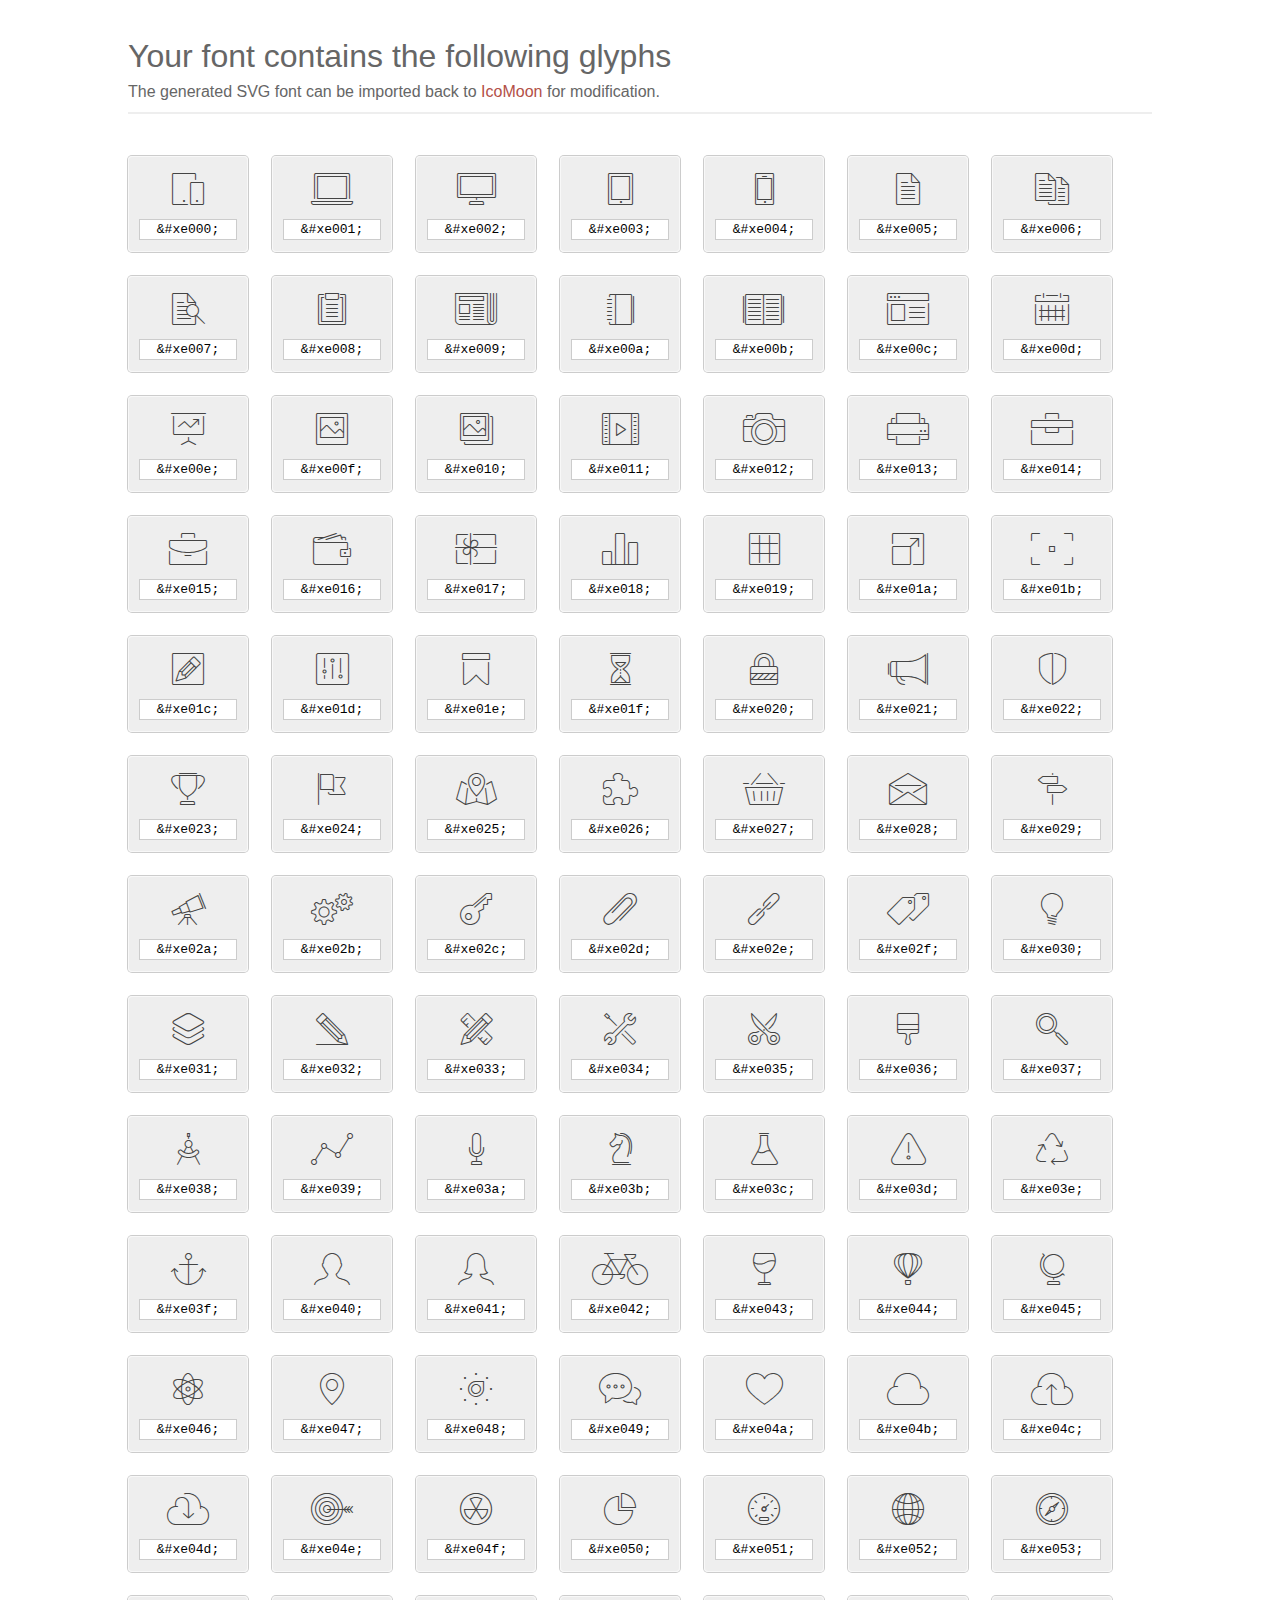
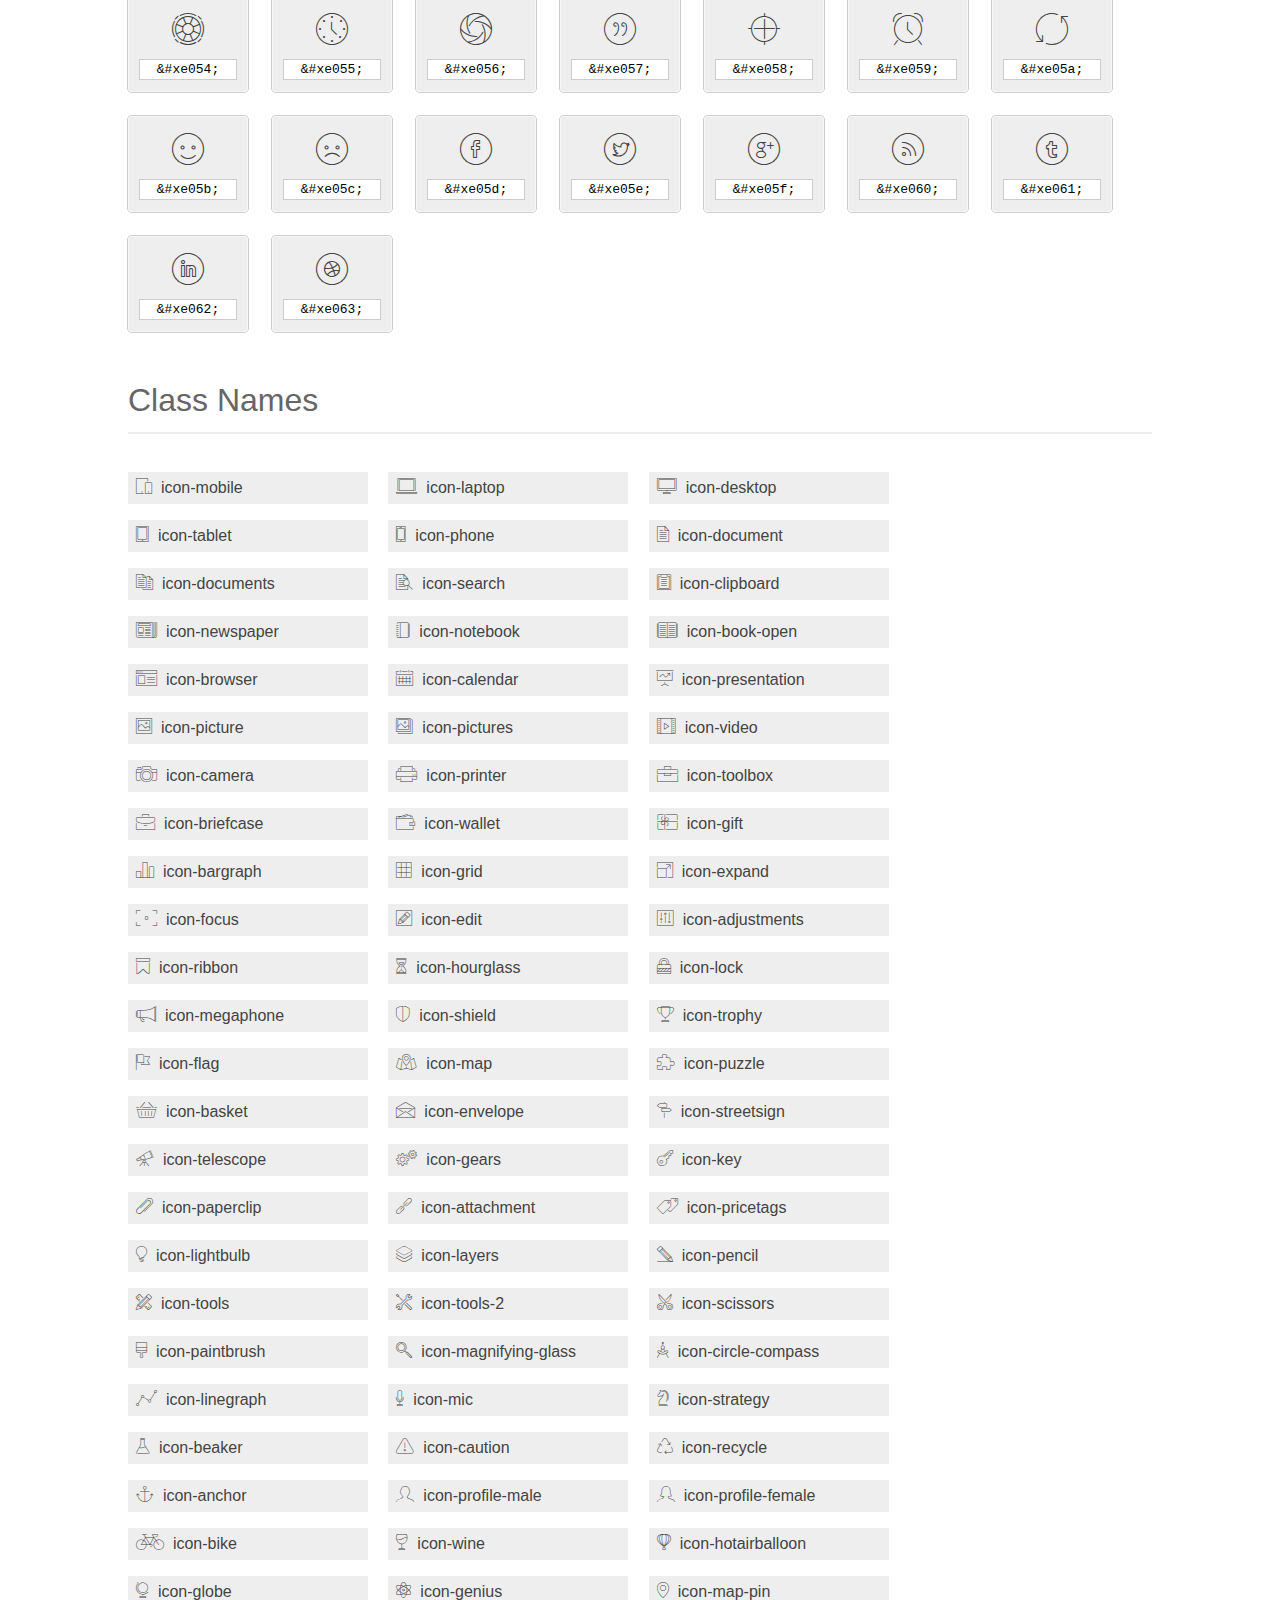
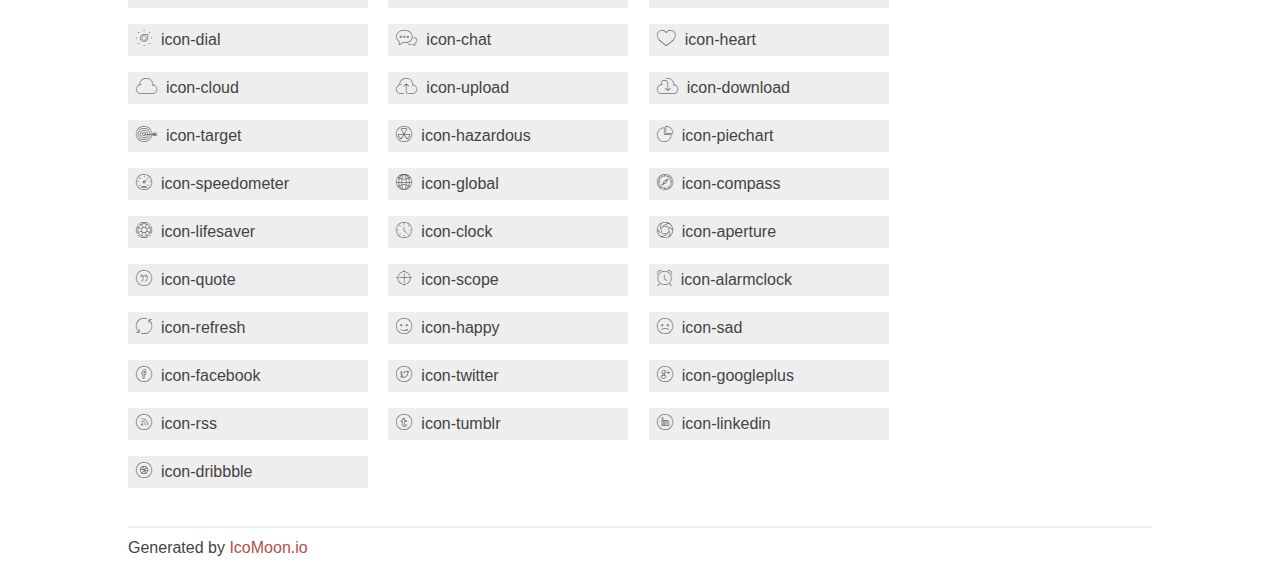
<file: fonts/et-line-font/index.html>
<!doctype html>
<html>
<head>
<title>Your Font/Glyphs</title>
<link rel="stylesheet" href="style.css" >
<!--[if lte IE 7]><script src="lte-ie7.js"></script><![endif]-->
<style>
	section, header, footer {display: block;}
	body {
		font-family: sans-serif;
		color: #444;
		line-height: 1.5;
		font-size: 1em;
	}
	* {
		-moz-box-sizing: border-box;
		-webkit-box-sizing: border-box;
		box-sizing: border-box;
		margin: 0;
		padding: 0;
	}
	.glyph {
		font-size: 16px;
		float: left;
		text-align: center;
		background: #eee;
		padding: .75em;
		margin: .75em 1.5em .75em 0;
		width: 7.5em;
		border-radius: .25em;
		box-shadow: inset 0 0 0 1px #f8f8f8, 0 0 0 1px #CCC;
	}
	.glyph input {
		font-family: consolas, monospace;
		font-size: 13px;
		width: 100%;
		text-align: center;
		border: 0;
		box-shadow: 0 0 0 1px #ccc;
		padding: .125em;
	}
	.w-main {
		width: 80%;
	}
	.centered {
		margin-left: auto;
		margin-right: auto;
	}
	.fs1 {
		font-size: 2em;
	}
	header {
		margin: 2em 0;
		padding-bottom: .5em;
		color: #666;
		box-shadow: 0 2px #eee;
	}
	header h1 {
		font-size: 2em;
		font-weight: normal;
	}
	.clearfix:before, .clearfix:after { content: ""; display: table; }
	.clearfix:after, .clear { clear: both; }
	footer {
		margin-top: 2em;
		padding: .5em 0;
		box-shadow: 0 -2px #eee;
	}
	a, a:visited {
		color: #B35047;
		text-decoration: none;
	}
	a:hover, a:focus {color: #000;}
	.box1 {
		font-size: 16px;
		display: inline-block;
		width: 15em;
		padding: .25em .5em;
		background: #eee;
		margin: .5em 1em .5em 0;
	}
</style>
</head>
<body>
	<div class="w-main centered">
	<section class="mtm clearfix" id="glyphs">
	<header>
		<h1>Your font contains the following glyphs</h1>
		<p>The generated SVG font can be imported back to <a href="http://icomoon.io/app">IcoMoon</a> for modification.</p>
	</header>
	<div class="glyph">
		<div class="fs1" aria-hidden="true" data-icon="&#xe000;"></div>
		<input type="text" readonly="readonly" value="&amp;#xe000;" >
	</div>
	<div class="glyph">
		<div class="fs1" aria-hidden="true" data-icon="&#xe001;"></div>
		<input type="text" readonly="readonly" value="&amp;#xe001;" >
	</div>
	<div class="glyph">
		<div class="fs1" aria-hidden="true" data-icon="&#xe002;"></div>
		<input type="text" readonly="readonly" value="&amp;#xe002;" >
	</div>
	<div class="glyph">
		<div class="fs1" aria-hidden="true" data-icon="&#xe003;"></div>
		<input type="text" readonly="readonly" value="&amp;#xe003;" >
	</div>
	<div class="glyph">
		<div class="fs1" aria-hidden="true" data-icon="&#xe004;"></div>
		<input type="text" readonly="readonly" value="&amp;#xe004;" >
	</div>
	<div class="glyph">
		<div class="fs1" aria-hidden="true" data-icon="&#xe005;"></div>
		<input type="text" readonly="readonly" value="&amp;#xe005;" >
	</div>
	<div class="glyph">
		<div class="fs1" aria-hidden="true" data-icon="&#xe006;"></div>
		<input type="text" readonly="readonly" value="&amp;#xe006;" >
	</div>
	<div class="glyph">
		<div class="fs1" aria-hidden="true" data-icon="&#xe007;"></div>
		<input type="text" readonly="readonly" value="&amp;#xe007;" >
	</div>
	<div class="glyph">
		<div class="fs1" aria-hidden="true" data-icon="&#xe008;"></div>
		<input type="text" readonly="readonly" value="&amp;#xe008;" >
	</div>
	<div class="glyph">
		<div class="fs1" aria-hidden="true" data-icon="&#xe009;"></div>
		<input type="text" readonly="readonly" value="&amp;#xe009;" >
	</div>
	<div class="glyph">
		<div class="fs1" aria-hidden="true" data-icon="&#xe00a;"></div>
		<input type="text" readonly="readonly" value="&amp;#xe00a;" >
	</div>
	<div class="glyph">
		<div class="fs1" aria-hidden="true" data-icon="&#xe00b;"></div>
		<input type="text" readonly="readonly" value="&amp;#xe00b;" >
	</div>
	<div class="glyph">
		<div class="fs1" aria-hidden="true" data-icon="&#xe00c;"></div>
		<input type="text" readonly="readonly" value="&amp;#xe00c;" >
	</div>
	<div class="glyph">
		<div class="fs1" aria-hidden="true" data-icon="&#xe00d;"></div>
		<input type="text" readonly="readonly" value="&amp;#xe00d;" >
	</div>
	<div class="glyph">
		<div class="fs1" aria-hidden="true" data-icon="&#xe00e;"></div>
		<input type="text" readonly="readonly" value="&amp;#xe00e;" >
	</div>
	<div class="glyph">
		<div class="fs1" aria-hidden="true" data-icon="&#xe00f;"></div>
		<input type="text" readonly="readonly" value="&amp;#xe00f;" >
	</div>
	<div class="glyph">
		<div class="fs1" aria-hidden="true" data-icon="&#xe010;"></div>
		<input type="text" readonly="readonly" value="&amp;#xe010;" >
	</div>
	<div class="glyph">
		<div class="fs1" aria-hidden="true" data-icon="&#xe011;"></div>
		<input type="text" readonly="readonly" value="&amp;#xe011;" >
	</div>
	<div class="glyph">
		<div class="fs1" aria-hidden="true" data-icon="&#xe012;"></div>
		<input type="text" readonly="readonly" value="&amp;#xe012;" >
	</div>
	<div class="glyph">
		<div class="fs1" aria-hidden="true" data-icon="&#xe013;"></div>
		<input type="text" readonly="readonly" value="&amp;#xe013;" >
	</div>
	<div class="glyph">
		<div class="fs1" aria-hidden="true" data-icon="&#xe014;"></div>
		<input type="text" readonly="readonly" value="&amp;#xe014;" >
	</div>
	<div class="glyph">
		<div class="fs1" aria-hidden="true" data-icon="&#xe015;"></div>
		<input type="text" readonly="readonly" value="&amp;#xe015;" >
	</div>
	<div class="glyph">
		<div class="fs1" aria-hidden="true" data-icon="&#xe016;"></div>
		<input type="text" readonly="readonly" value="&amp;#xe016;" >
	</div>
	<div class="glyph">
		<div class="fs1" aria-hidden="true" data-icon="&#xe017;"></div>
		<input type="text" readonly="readonly" value="&amp;#xe017;" >
	</div>
	<div class="glyph">
		<div class="fs1" aria-hidden="true" data-icon="&#xe018;"></div>
		<input type="text" readonly="readonly" value="&amp;#xe018;" >
	</div>
	<div class="glyph">
		<div class="fs1" aria-hidden="true" data-icon="&#xe019;"></div>
		<input type="text" readonly="readonly" value="&amp;#xe019;" >
	</div>
	<div class="glyph">
		<div class="fs1" aria-hidden="true" data-icon="&#xe01a;"></div>
		<input type="text" readonly="readonly" value="&amp;#xe01a;" >
	</div>
	<div class="glyph">
		<div class="fs1" aria-hidden="true" data-icon="&#xe01b;"></div>
		<input type="text" readonly="readonly" value="&amp;#xe01b;" >
	</div>
	<div class="glyph">
		<div class="fs1" aria-hidden="true" data-icon="&#xe01c;"></div>
		<input type="text" readonly="readonly" value="&amp;#xe01c;" >
	</div>
	<div class="glyph">
		<div class="fs1" aria-hidden="true" data-icon="&#xe01d;"></div>
		<input type="text" readonly="readonly" value="&amp;#xe01d;" >
	</div>
	<div class="glyph">
		<div class="fs1" aria-hidden="true" data-icon="&#xe01e;"></div>
		<input type="text" readonly="readonly" value="&amp;#xe01e;" >
	</div>
	<div class="glyph">
		<div class="fs1" aria-hidden="true" data-icon="&#xe01f;"></div>
		<input type="text" readonly="readonly" value="&amp;#xe01f;" >
	</div>
	<div class="glyph">
		<div class="fs1" aria-hidden="true" data-icon="&#xe020;"></div>
		<input type="text" readonly="readonly" value="&amp;#xe020;" >
	</div>
	<div class="glyph">
		<div class="fs1" aria-hidden="true" data-icon="&#xe021;"></div>
		<input type="text" readonly="readonly" value="&amp;#xe021;" >
	</div>
	<div class="glyph">
		<div class="fs1" aria-hidden="true" data-icon="&#xe022;"></div>
		<input type="text" readonly="readonly" value="&amp;#xe022;" >
	</div>
	<div class="glyph">
		<div class="fs1" aria-hidden="true" data-icon="&#xe023;"></div>
		<input type="text" readonly="readonly" value="&amp;#xe023;" >
	</div>
	<div class="glyph">
		<div class="fs1" aria-hidden="true" data-icon="&#xe024;"></div>
		<input type="text" readonly="readonly" value="&amp;#xe024;" >
	</div>
	<div class="glyph">
		<div class="fs1" aria-hidden="true" data-icon="&#xe025;"></div>
		<input type="text" readonly="readonly" value="&amp;#xe025;" >
	</div>
	<div class="glyph">
		<div class="fs1" aria-hidden="true" data-icon="&#xe026;"></div>
		<input type="text" readonly="readonly" value="&amp;#xe026;" >
	</div>
	<div class="glyph">
		<div class="fs1" aria-hidden="true" data-icon="&#xe027;"></div>
		<input type="text" readonly="readonly" value="&amp;#xe027;" >
	</div>
	<div class="glyph">
		<div class="fs1" aria-hidden="true" data-icon="&#xe028;"></div>
		<input type="text" readonly="readonly" value="&amp;#xe028;" >
	</div>
	<div class="glyph">
		<div class="fs1" aria-hidden="true" data-icon="&#xe029;"></div>
		<input type="text" readonly="readonly" value="&amp;#xe029;" >
	</div>
	<div class="glyph">
		<div class="fs1" aria-hidden="true" data-icon="&#xe02a;"></div>
		<input type="text" readonly="readonly" value="&amp;#xe02a;" >
	</div>
	<div class="glyph">
		<div class="fs1" aria-hidden="true" data-icon="&#xe02b;"></div>
		<input type="text" readonly="readonly" value="&amp;#xe02b;" >
	</div>
	<div class="glyph">
		<div class="fs1" aria-hidden="true" data-icon="&#xe02c;"></div>
		<input type="text" readonly="readonly" value="&amp;#xe02c;" >
	</div>
	<div class="glyph">
		<div class="fs1" aria-hidden="true" data-icon="&#xe02d;"></div>
		<input type="text" readonly="readonly" value="&amp;#xe02d;" >
	</div>
	<div class="glyph">
		<div class="fs1" aria-hidden="true" data-icon="&#xe02e;"></div>
		<input type="text" readonly="readonly" value="&amp;#xe02e;" >
	</div>
	<div class="glyph">
		<div class="fs1" aria-hidden="true" data-icon="&#xe02f;"></div>
		<input type="text" readonly="readonly" value="&amp;#xe02f;" >
	</div>
	<div class="glyph">
		<div class="fs1" aria-hidden="true" data-icon="&#xe030;"></div>
		<input type="text" readonly="readonly" value="&amp;#xe030;" >
	</div>
	<div class="glyph">
		<div class="fs1" aria-hidden="true" data-icon="&#xe031;"></div>
		<input type="text" readonly="readonly" value="&amp;#xe031;" >
	</div>
	<div class="glyph">
		<div class="fs1" aria-hidden="true" data-icon="&#xe032;"></div>
		<input type="text" readonly="readonly" value="&amp;#xe032;" >
	</div>
	<div class="glyph">
		<div class="fs1" aria-hidden="true" data-icon="&#xe033;"></div>
		<input type="text" readonly="readonly" value="&amp;#xe033;" >
	</div>
	<div class="glyph">
		<div class="fs1" aria-hidden="true" data-icon="&#xe034;"></div>
		<input type="text" readonly="readonly" value="&amp;#xe034;" >
	</div>
	<div class="glyph">
		<div class="fs1" aria-hidden="true" data-icon="&#xe035;"></div>
		<input type="text" readonly="readonly" value="&amp;#xe035;" >
	</div>
	<div class="glyph">
		<div class="fs1" aria-hidden="true" data-icon="&#xe036;"></div>
		<input type="text" readonly="readonly" value="&amp;#xe036;" >
	</div>
	<div class="glyph">
		<div class="fs1" aria-hidden="true" data-icon="&#xe037;"></div>
		<input type="text" readonly="readonly" value="&amp;#xe037;" >
	</div>
	<div class="glyph">
		<div class="fs1" aria-hidden="true" data-icon="&#xe038;"></div>
		<input type="text" readonly="readonly" value="&amp;#xe038;" >
	</div>
	<div class="glyph">
		<div class="fs1" aria-hidden="true" data-icon="&#xe039;"></div>
		<input type="text" readonly="readonly" value="&amp;#xe039;" >
	</div>
	<div class="glyph">
		<div class="fs1" aria-hidden="true" data-icon="&#xe03a;"></div>
		<input type="text" readonly="readonly" value="&amp;#xe03a;" >
	</div>
	<div class="glyph">
		<div class="fs1" aria-hidden="true" data-icon="&#xe03b;"></div>
		<input type="text" readonly="readonly" value="&amp;#xe03b;" >
	</div>
	<div class="glyph">
		<div class="fs1" aria-hidden="true" data-icon="&#xe03c;"></div>
		<input type="text" readonly="readonly" value="&amp;#xe03c;" >
	</div>
	<div class="glyph">
		<div class="fs1" aria-hidden="true" data-icon="&#xe03d;"></div>
		<input type="text" readonly="readonly" value="&amp;#xe03d;" >
	</div>
	<div class="glyph">
		<div class="fs1" aria-hidden="true" data-icon="&#xe03e;"></div>
		<input type="text" readonly="readonly" value="&amp;#xe03e;" >
	</div>
	<div class="glyph">
		<div class="fs1" aria-hidden="true" data-icon="&#xe03f;"></div>
		<input type="text" readonly="readonly" value="&amp;#xe03f;" >
	</div>
	<div class="glyph">
		<div class="fs1" aria-hidden="true" data-icon="&#xe040;"></div>
		<input type="text" readonly="readonly" value="&amp;#xe040;" >
	</div>
	<div class="glyph">
		<div class="fs1" aria-hidden="true" data-icon="&#xe041;"></div>
		<input type="text" readonly="readonly" value="&amp;#xe041;" >
	</div>
	<div class="glyph">
		<div class="fs1" aria-hidden="true" data-icon="&#xe042;"></div>
		<input type="text" readonly="readonly" value="&amp;#xe042;" >
	</div>
	<div class="glyph">
		<div class="fs1" aria-hidden="true" data-icon="&#xe043;"></div>
		<input type="text" readonly="readonly" value="&amp;#xe043;" >
	</div>
	<div class="glyph">
		<div class="fs1" aria-hidden="true" data-icon="&#xe044;"></div>
		<input type="text" readonly="readonly" value="&amp;#xe044;" >
	</div>
	<div class="glyph">
		<div class="fs1" aria-hidden="true" data-icon="&#xe045;"></div>
		<input type="text" readonly="readonly" value="&amp;#xe045;" >
	</div>
	<div class="glyph">
		<div class="fs1" aria-hidden="true" data-icon="&#xe046;"></div>
		<input type="text" readonly="readonly" value="&amp;#xe046;" >
	</div>
	<div class="glyph">
		<div class="fs1" aria-hidden="true" data-icon="&#xe047;"></div>
		<input type="text" readonly="readonly" value="&amp;#xe047;" >
	</div>
	<div class="glyph">
		<div class="fs1" aria-hidden="true" data-icon="&#xe048;"></div>
		<input type="text" readonly="readonly" value="&amp;#xe048;" >
	</div>
	<div class="glyph">
		<div class="fs1" aria-hidden="true" data-icon="&#xe049;"></div>
		<input type="text" readonly="readonly" value="&amp;#xe049;" >
	</div>
	<div class="glyph">
		<div class="fs1" aria-hidden="true" data-icon="&#xe04a;"></div>
		<input type="text" readonly="readonly" value="&amp;#xe04a;" >
	</div>
	<div class="glyph">
		<div class="fs1" aria-hidden="true" data-icon="&#xe04b;"></div>
		<input type="text" readonly="readonly" value="&amp;#xe04b;" >
	</div>
	<div class="glyph">
		<div class="fs1" aria-hidden="true" data-icon="&#xe04c;"></div>
		<input type="text" readonly="readonly" value="&amp;#xe04c;" >
	</div>
	<div class="glyph">
		<div class="fs1" aria-hidden="true" data-icon="&#xe04d;"></div>
		<input type="text" readonly="readonly" value="&amp;#xe04d;" >
	</div>
	<div class="glyph">
		<div class="fs1" aria-hidden="true" data-icon="&#xe04e;"></div>
		<input type="text" readonly="readonly" value="&amp;#xe04e;" >
	</div>
	<div class="glyph">
		<div class="fs1" aria-hidden="true" data-icon="&#xe04f;"></div>
		<input type="text" readonly="readonly" value="&amp;#xe04f;" >
	</div>
	<div class="glyph">
		<div class="fs1" aria-hidden="true" data-icon="&#xe050;"></div>
		<input type="text" readonly="readonly" value="&amp;#xe050;" >
	</div>
	<div class="glyph">
		<div class="fs1" aria-hidden="true" data-icon="&#xe051;"></div>
		<input type="text" readonly="readonly" value="&amp;#xe051;" >
	</div>
	<div class="glyph">
		<div class="fs1" aria-hidden="true" data-icon="&#xe052;"></div>
		<input type="text" readonly="readonly" value="&amp;#xe052;" >
	</div>
	<div class="glyph">
		<div class="fs1" aria-hidden="true" data-icon="&#xe053;"></div>
		<input type="text" readonly="readonly" value="&amp;#xe053;" >
	</div>
	<div class="glyph">
		<div class="fs1" aria-hidden="true" data-icon="&#xe054;"></div>
		<input type="text" readonly="readonly" value="&amp;#xe054;" >
	</div>
	<div class="glyph">
		<div class="fs1" aria-hidden="true" data-icon="&#xe055;"></div>
		<input type="text" readonly="readonly" value="&amp;#xe055;" >
	</div>
	<div class="glyph">
		<div class="fs1" aria-hidden="true" data-icon="&#xe056;"></div>
		<input type="text" readonly="readonly" value="&amp;#xe056;" >
	</div>
	<div class="glyph">
		<div class="fs1" aria-hidden="true" data-icon="&#xe057;"></div>
		<input type="text" readonly="readonly" value="&amp;#xe057;" >
	</div>
	<div class="glyph">
		<div class="fs1" aria-hidden="true" data-icon="&#xe058;"></div>
		<input type="text" readonly="readonly" value="&amp;#xe058;" >
	</div>
	<div class="glyph">
		<div class="fs1" aria-hidden="true" data-icon="&#xe059;"></div>
		<input type="text" readonly="readonly" value="&amp;#xe059;" >
	</div>
	<div class="glyph">
		<div class="fs1" aria-hidden="true" data-icon="&#xe05a;"></div>
		<input type="text" readonly="readonly" value="&amp;#xe05a;" >
	</div>
	<div class="glyph">
		<div class="fs1" aria-hidden="true" data-icon="&#xe05b;"></div>
		<input type="text" readonly="readonly" value="&amp;#xe05b;" >
	</div>
	<div class="glyph">
		<div class="fs1" aria-hidden="true" data-icon="&#xe05c;"></div>
		<input type="text" readonly="readonly" value="&amp;#xe05c;" >
	</div>
	<div class="glyph">
		<div class="fs1" aria-hidden="true" data-icon="&#xe05d;"></div>
		<input type="text" readonly="readonly" value="&amp;#xe05d;" >
	</div>
	<div class="glyph">
		<div class="fs1" aria-hidden="true" data-icon="&#xe05e;"></div>
		<input type="text" readonly="readonly" value="&amp;#xe05e;" >
	</div>
	<div class="glyph">
		<div class="fs1" aria-hidden="true" data-icon="&#xe05f;"></div>
		<input type="text" readonly="readonly" value="&amp;#xe05f;" >
	</div>
	<div class="glyph">
		<div class="fs1" aria-hidden="true" data-icon="&#xe060;"></div>
		<input type="text" readonly="readonly" value="&amp;#xe060;" >
	</div>
	<div class="glyph">
		<div class="fs1" aria-hidden="true" data-icon="&#xe061;"></div>
		<input type="text" readonly="readonly" value="&amp;#xe061;" >
	</div>
	<div class="glyph">
		<div class="fs1" aria-hidden="true" data-icon="&#xe062;"></div>
		<input type="text" readonly="readonly" value="&amp;#xe062;" >
	</div>
	<div class="glyph">
		<div class="fs1" aria-hidden="true" data-icon="&#xe063;"></div>
		<input type="text" readonly="readonly" value="&amp;#xe063;" >
	</div>
	</section>
	<div class="clear"></div>
	<section class="mtm clearfix" id="glyphs">
	<header>
		<h1>Class Names</h1>
	</header>
	<span class="box1">
		<span aria-hidden="true" class="icon-mobile"></span>
		&nbsp;icon-mobile
	</span>
	<span class="box1">
		<span aria-hidden="true" class="icon-laptop"></span>
		&nbsp;icon-laptop
	</span>
	<span class="box1">
		<span aria-hidden="true" class="icon-desktop"></span>
		&nbsp;icon-desktop
	</span>
	<span class="box1">
		<span aria-hidden="true" class="icon-tablet"></span>
		&nbsp;icon-tablet
	</span>
	<span class="box1">
		<span aria-hidden="true" class="icon-phone"></span>
		&nbsp;icon-phone
	</span>
	<span class="box1">
		<span aria-hidden="true" class="icon-document"></span>
		&nbsp;icon-document
	</span>
	<span class="box1">
		<span aria-hidden="true" class="icon-documents"></span>
		&nbsp;icon-documents
	</span>
	<span class="box1">
		<span aria-hidden="true" class="icon-search"></span>
		&nbsp;icon-search
	</span>
	<span class="box1">
		<span aria-hidden="true" class="icon-clipboard"></span>
		&nbsp;icon-clipboard
	</span>
	<span class="box1">
		<span aria-hidden="true" class="icon-newspaper"></span>
		&nbsp;icon-newspaper
	</span>
	<span class="box1">
		<span aria-hidden="true" class="icon-notebook"></span>
		&nbsp;icon-notebook
	</span>
	<span class="box1">
		<span aria-hidden="true" class="icon-book-open"></span>
		&nbsp;icon-book-open
	</span>
	<span class="box1">
		<span aria-hidden="true" class="icon-browser"></span>
		&nbsp;icon-browser
	</span>
	<span class="box1">
		<span aria-hidden="true" class="icon-calendar"></span>
		&nbsp;icon-calendar
	</span>
	<span class="box1">
		<span aria-hidden="true" class="icon-presentation"></span>
		&nbsp;icon-presentation
	</span>
	<span class="box1">
		<span aria-hidden="true" class="icon-picture"></span>
		&nbsp;icon-picture
	</span>
	<span class="box1">
		<span aria-hidden="true" class="icon-pictures"></span>
		&nbsp;icon-pictures
	</span>
	<span class="box1">
		<span aria-hidden="true" class="icon-video"></span>
		&nbsp;icon-video
	</span>
	<span class="box1">
		<span aria-hidden="true" class="icon-camera"></span>
		&nbsp;icon-camera
	</span>
	<span class="box1">
		<span aria-hidden="true" class="icon-printer"></span>
		&nbsp;icon-printer
	</span>
	<span class="box1">
		<span aria-hidden="true" class="icon-toolbox"></span>
		&nbsp;icon-toolbox
	</span>
	<span class="box1">
		<span aria-hidden="true" class="icon-briefcase"></span>
		&nbsp;icon-briefcase
	</span>
	<span class="box1">
		<span aria-hidden="true" class="icon-wallet"></span>
		&nbsp;icon-wallet
	</span>
	<span class="box1">
		<span aria-hidden="true" class="icon-gift"></span>
		&nbsp;icon-gift
	</span>
	<span class="box1">
		<span aria-hidden="true" class="icon-bargraph"></span>
		&nbsp;icon-bargraph
	</span>
	<span class="box1">
		<span aria-hidden="true" class="icon-grid"></span>
		&nbsp;icon-grid
	</span>
	<span class="box1">
		<span aria-hidden="true" class="icon-expand"></span>
		&nbsp;icon-expand
	</span>
	<span class="box1">
		<span aria-hidden="true" class="icon-focus"></span>
		&nbsp;icon-focus
	</span>
	<span class="box1">
		<span aria-hidden="true" class="icon-edit"></span>
		&nbsp;icon-edit
	</span>
	<span class="box1">
		<span aria-hidden="true" class="icon-adjustments"></span>
		&nbsp;icon-adjustments
	</span>
	<span class="box1">
		<span aria-hidden="true" class="icon-ribbon"></span>
		&nbsp;icon-ribbon
	</span>
	<span class="box1">
		<span aria-hidden="true" class="icon-hourglass"></span>
		&nbsp;icon-hourglass
	</span>
	<span class="box1">
		<span aria-hidden="true" class="icon-lock"></span>
		&nbsp;icon-lock
	</span>
	<span class="box1">
		<span aria-hidden="true" class="icon-megaphone"></span>
		&nbsp;icon-megaphone
	</span>
	<span class="box1">
		<span aria-hidden="true" class="icon-shield"></span>
		&nbsp;icon-shield
	</span>
	<span class="box1">
		<span aria-hidden="true" class="icon-trophy"></span>
		&nbsp;icon-trophy
	</span>
	<span class="box1">
		<span aria-hidden="true" class="icon-flag"></span>
		&nbsp;icon-flag
	</span>
	<span class="box1">
		<span aria-hidden="true" class="icon-map"></span>
		&nbsp;icon-map
	</span>
	<span class="box1">
		<span aria-hidden="true" class="icon-puzzle"></span>
		&nbsp;icon-puzzle
	</span>
	<span class="box1">
		<span aria-hidden="true" class="icon-basket"></span>
		&nbsp;icon-basket
	</span>
	<span class="box1">
		<span aria-hidden="true" class="icon-envelope"></span>
		&nbsp;icon-envelope
	</span>
	<span class="box1">
		<span aria-hidden="true" class="icon-streetsign"></span>
		&nbsp;icon-streetsign
	</span>
	<span class="box1">
		<span aria-hidden="true" class="icon-telescope"></span>
		&nbsp;icon-telescope
	</span>
	<span class="box1">
		<span aria-hidden="true" class="icon-gears"></span>
		&nbsp;icon-gears
	</span>
	<span class="box1">
		<span aria-hidden="true" class="icon-key"></span>
		&nbsp;icon-key
	</span>
	<span class="box1">
		<span aria-hidden="true" class="icon-paperclip"></span>
		&nbsp;icon-paperclip
	</span>
	<span class="box1">
		<span aria-hidden="true" class="icon-attachment"></span>
		&nbsp;icon-attachment
	</span>
	<span class="box1">
		<span aria-hidden="true" class="icon-pricetags"></span>
		&nbsp;icon-pricetags
	</span>
	<span class="box1">
		<span aria-hidden="true" class="icon-lightbulb"></span>
		&nbsp;icon-lightbulb
	</span>
	<span class="box1">
		<span aria-hidden="true" class="icon-layers"></span>
		&nbsp;icon-layers
	</span>
	<span class="box1">
		<span aria-hidden="true" class="icon-pencil"></span>
		&nbsp;icon-pencil
	</span>
	<span class="box1">
		<span aria-hidden="true" class="icon-tools"></span>
		&nbsp;icon-tools
	</span>
	<span class="box1">
		<span aria-hidden="true" class="icon-tools-2"></span>
		&nbsp;icon-tools-2
	</span>
	<span class="box1">
		<span aria-hidden="true" class="icon-scissors"></span>
		&nbsp;icon-scissors
	</span>
	<span class="box1">
		<span aria-hidden="true" class="icon-paintbrush"></span>
		&nbsp;icon-paintbrush
	</span>
	<span class="box1">
		<span aria-hidden="true" class="icon-magnifying-glass"></span>
		&nbsp;icon-magnifying-glass
	</span>
	<span class="box1">
		<span aria-hidden="true" class="icon-circle-compass"></span>
		&nbsp;icon-circle-compass
	</span>
	<span class="box1">
		<span aria-hidden="true" class="icon-linegraph"></span>
		&nbsp;icon-linegraph
	</span>
	<span class="box1">
		<span aria-hidden="true" class="icon-mic"></span>
		&nbsp;icon-mic
	</span>
	<span class="box1">
		<span aria-hidden="true" class="icon-strategy"></span>
		&nbsp;icon-strategy
	</span>
	<span class="box1">
		<span aria-hidden="true" class="icon-beaker"></span>
		&nbsp;icon-beaker
	</span>
	<span class="box1">
		<span aria-hidden="true" class="icon-caution"></span>
		&nbsp;icon-caution
	</span>
	<span class="box1">
		<span aria-hidden="true" class="icon-recycle"></span>
		&nbsp;icon-recycle
	</span>
	<span class="box1">
		<span aria-hidden="true" class="icon-anchor"></span>
		&nbsp;icon-anchor
	</span>
	<span class="box1">
		<span aria-hidden="true" class="icon-profile-male"></span>
		&nbsp;icon-profile-male
	</span>
	<span class="box1">
		<span aria-hidden="true" class="icon-profile-female"></span>
		&nbsp;icon-profile-female
	</span>
	<span class="box1">
		<span aria-hidden="true" class="icon-bike"></span>
		&nbsp;icon-bike
	</span>
	<span class="box1">
		<span aria-hidden="true" class="icon-wine"></span>
		&nbsp;icon-wine
	</span>
	<span class="box1">
		<span aria-hidden="true" class="icon-hotairballoon"></span>
		&nbsp;icon-hotairballoon
	</span>
	<span class="box1">
		<span aria-hidden="true" class="icon-globe"></span>
		&nbsp;icon-globe
	</span>
	<span class="box1">
		<span aria-hidden="true" class="icon-genius"></span>
		&nbsp;icon-genius
	</span>
	<span class="box1">
		<span aria-hidden="true" class="icon-map-pin"></span>
		&nbsp;icon-map-pin
	</span>
	<span class="box1">
		<span aria-hidden="true" class="icon-dial"></span>
		&nbsp;icon-dial
	</span>
	<span class="box1">
		<span aria-hidden="true" class="icon-chat"></span>
		&nbsp;icon-chat
	</span>
	<span class="box1">
		<span aria-hidden="true" class="icon-heart"></span>
		&nbsp;icon-heart
	</span>
	<span class="box1">
		<span aria-hidden="true" class="icon-cloud"></span>
		&nbsp;icon-cloud
	</span>
	<span class="box1">
		<span aria-hidden="true" class="icon-upload"></span>
		&nbsp;icon-upload
	</span>
	<span class="box1">
		<span aria-hidden="true" class="icon-download"></span>
		&nbsp;icon-download
	</span>
	<span class="box1">
		<span aria-hidden="true" class="icon-target"></span>
		&nbsp;icon-target
	</span>
	<span class="box1">
		<span aria-hidden="true" class="icon-hazardous"></span>
		&nbsp;icon-hazardous
	</span>
	<span class="box1">
		<span aria-hidden="true" class="icon-piechart"></span>
		&nbsp;icon-piechart
	</span>
	<span class="box1">
		<span aria-hidden="true" class="icon-speedometer"></span>
		&nbsp;icon-speedometer
	</span>
	<span class="box1">
		<span aria-hidden="true" class="icon-global"></span>
		&nbsp;icon-global
	</span>
	<span class="box1">
		<span aria-hidden="true" class="icon-compass"></span>
		&nbsp;icon-compass
	</span>
	<span class="box1">
		<span aria-hidden="true" class="icon-lifesaver"></span>
		&nbsp;icon-lifesaver
	</span>
	<span class="box1">
		<span aria-hidden="true" class="icon-clock"></span>
		&nbsp;icon-clock
	</span>
	<span class="box1">
		<span aria-hidden="true" class="icon-aperture"></span>
		&nbsp;icon-aperture
	</span>
	<span class="box1">
		<span aria-hidden="true" class="icon-quote"></span>
		&nbsp;icon-quote
	</span>
	<span class="box1">
		<span aria-hidden="true" class="icon-scope"></span>
		&nbsp;icon-scope
	</span>
	<span class="box1">
		<span aria-hidden="true" class="icon-alarmclock"></span>
		&nbsp;icon-alarmclock
	</span>
	<span class="box1">
		<span aria-hidden="true" class="icon-refresh"></span>
		&nbsp;icon-refresh
	</span>
	<span class="box1">
		<span aria-hidden="true" class="icon-happy"></span>
		&nbsp;icon-happy
	</span>
	<span class="box1">
		<span aria-hidden="true" class="icon-sad"></span>
		&nbsp;icon-sad
	</span>
	<span class="box1">
		<span aria-hidden="true" class="icon-facebook"></span>
		&nbsp;icon-facebook
	</span>
	<span class="box1">
		<span aria-hidden="true" class="icon-twitter"></span>
		&nbsp;icon-twitter
	</span>
	<span class="box1">
		<span aria-hidden="true" class="icon-googleplus"></span>
		&nbsp;icon-googleplus
	</span>
	<span class="box1">
		<span aria-hidden="true" class="icon-rss"></span>
		&nbsp;icon-rss
	</span>
	<span class="box1">
		<span aria-hidden="true" class="icon-tumblr"></span>
		&nbsp;icon-tumblr
	</span>
	<span class="box1">
		<span aria-hidden="true" class="icon-linkedin"></span>
		&nbsp;icon-linkedin
	</span>
	<span class="box1">
		<span aria-hidden="true" class="icon-dribbble"></span>
		&nbsp;icon-dribbble
	</span>
	</section>
	<footer>
		<p>Generated by <a href="http://icomoon.io">IcoMoon.io</a></p>
	</footer>
	</div>
	<script>
	document.getElementById("glyphs").addEventListener("click", function(e) {
		var target = e.target;
		if (target.tagName === "INPUT") {
			target.select();
		}
	});
	</script>
</body>
</html>
</file>
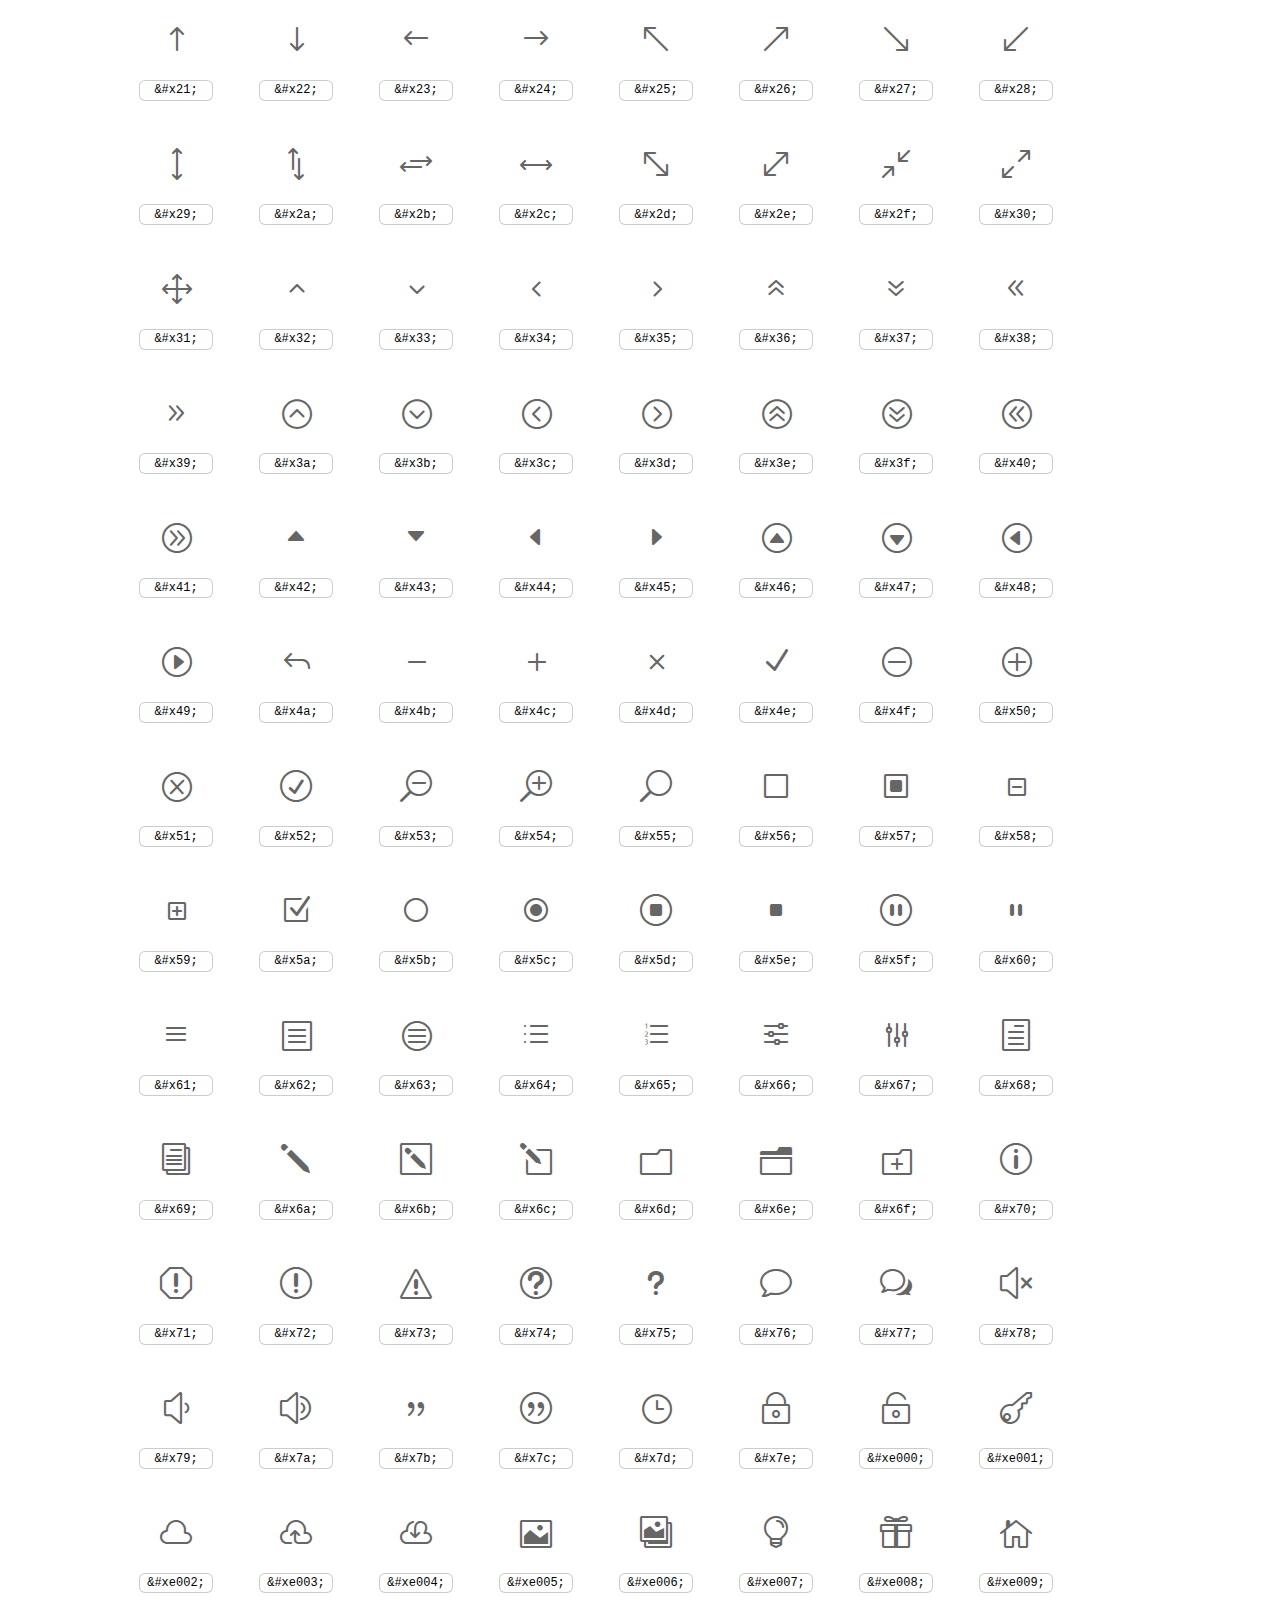
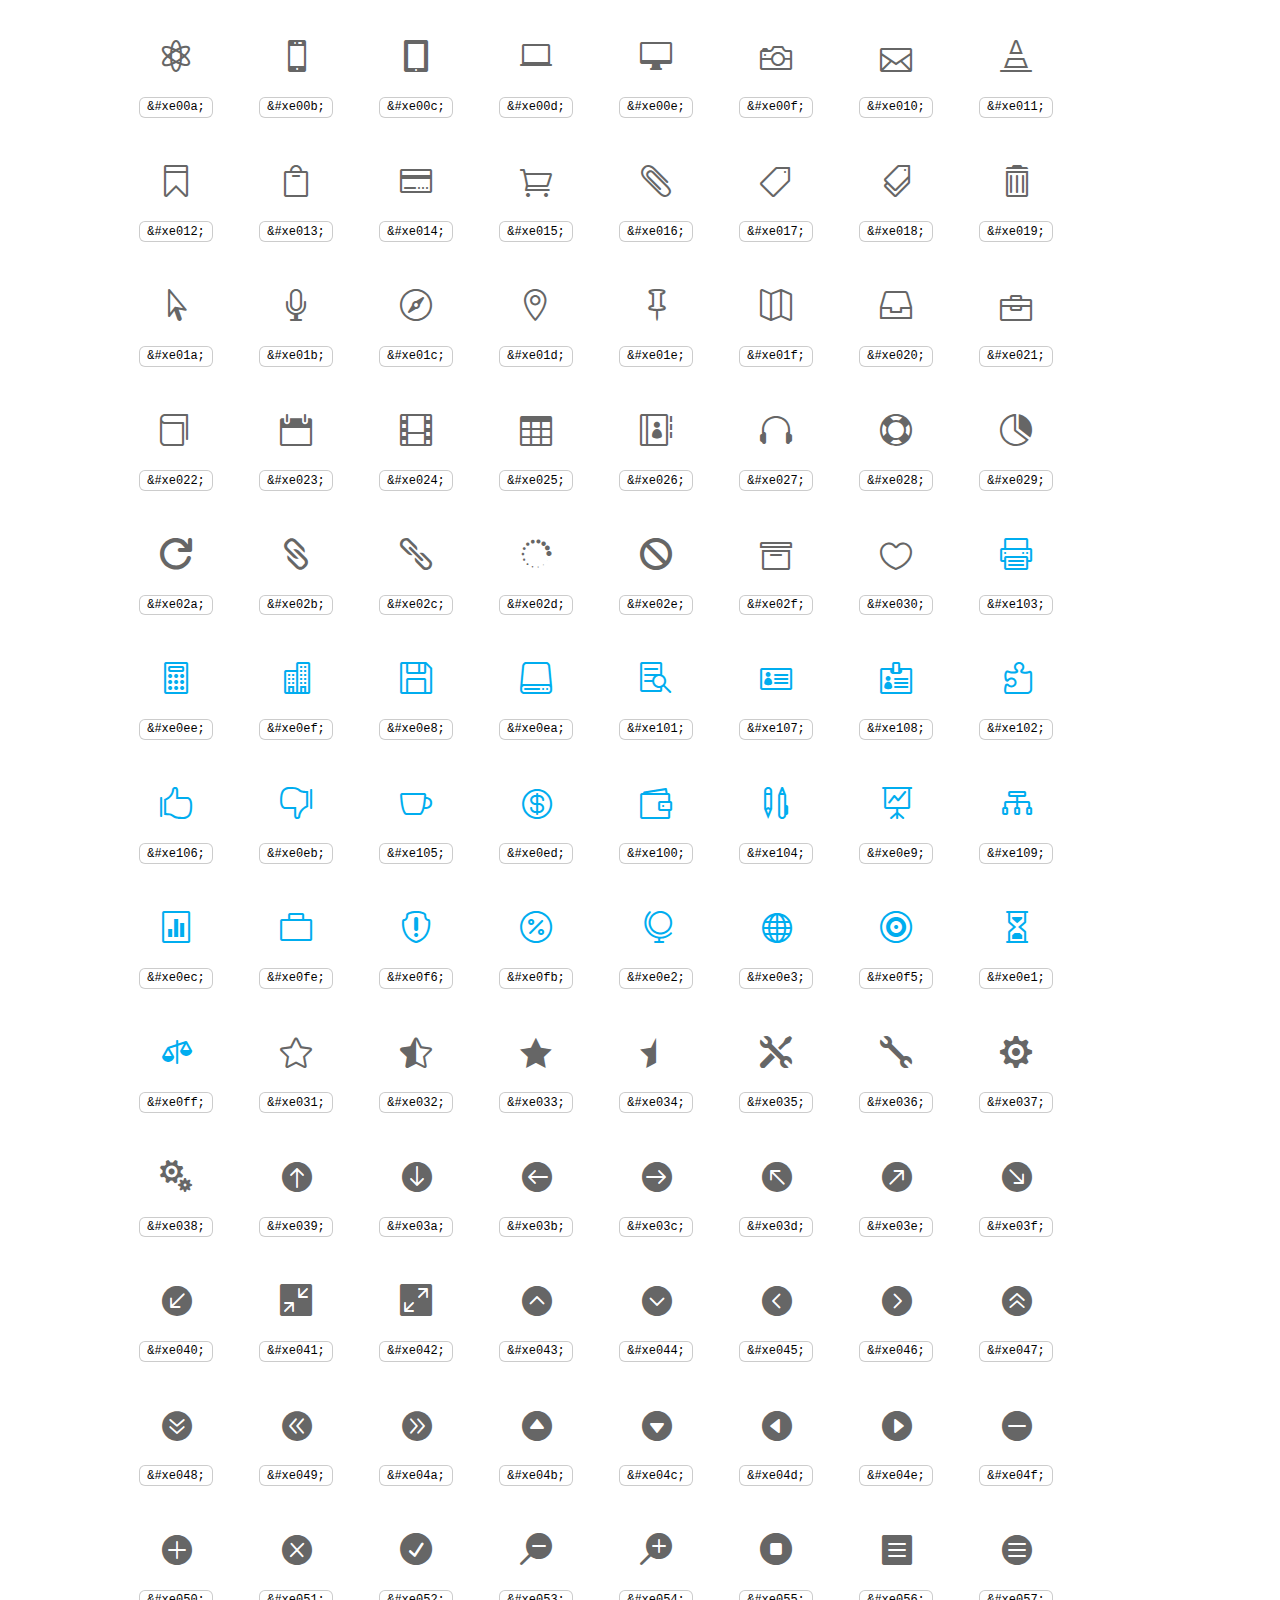
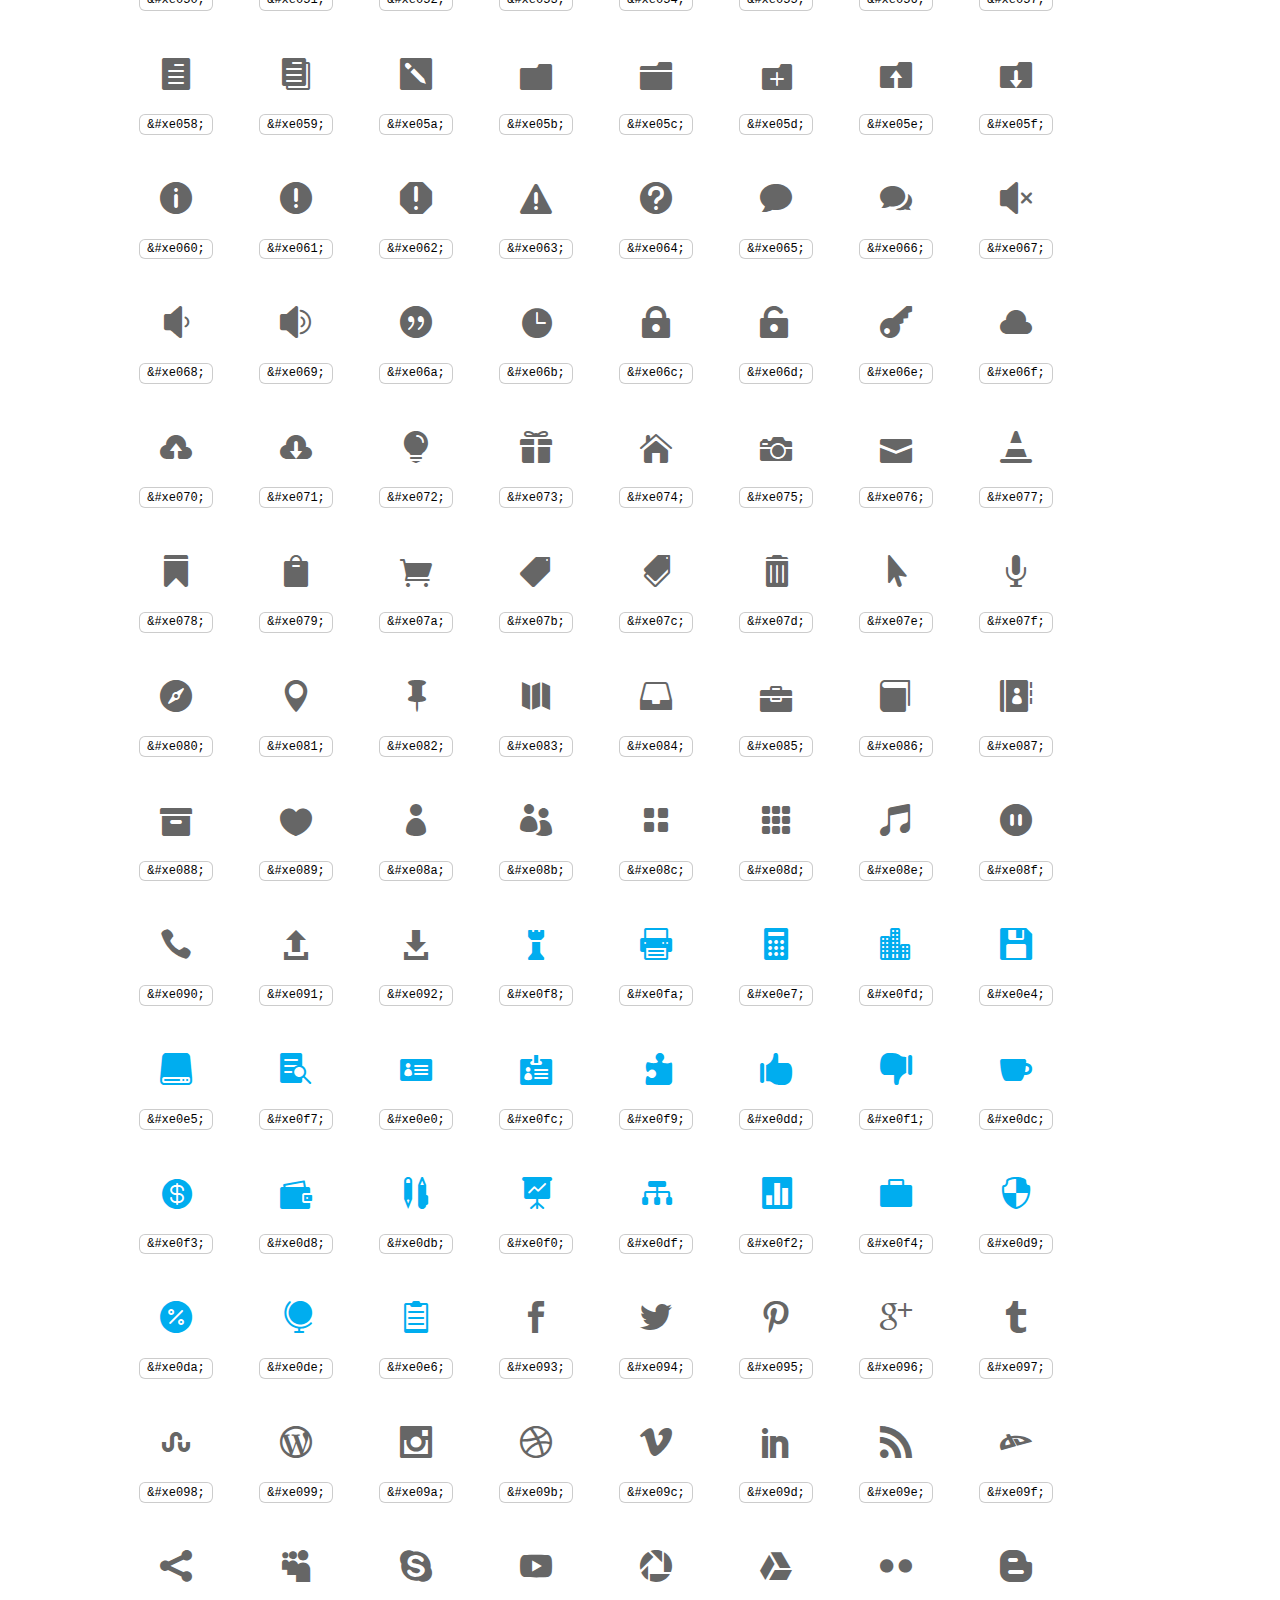
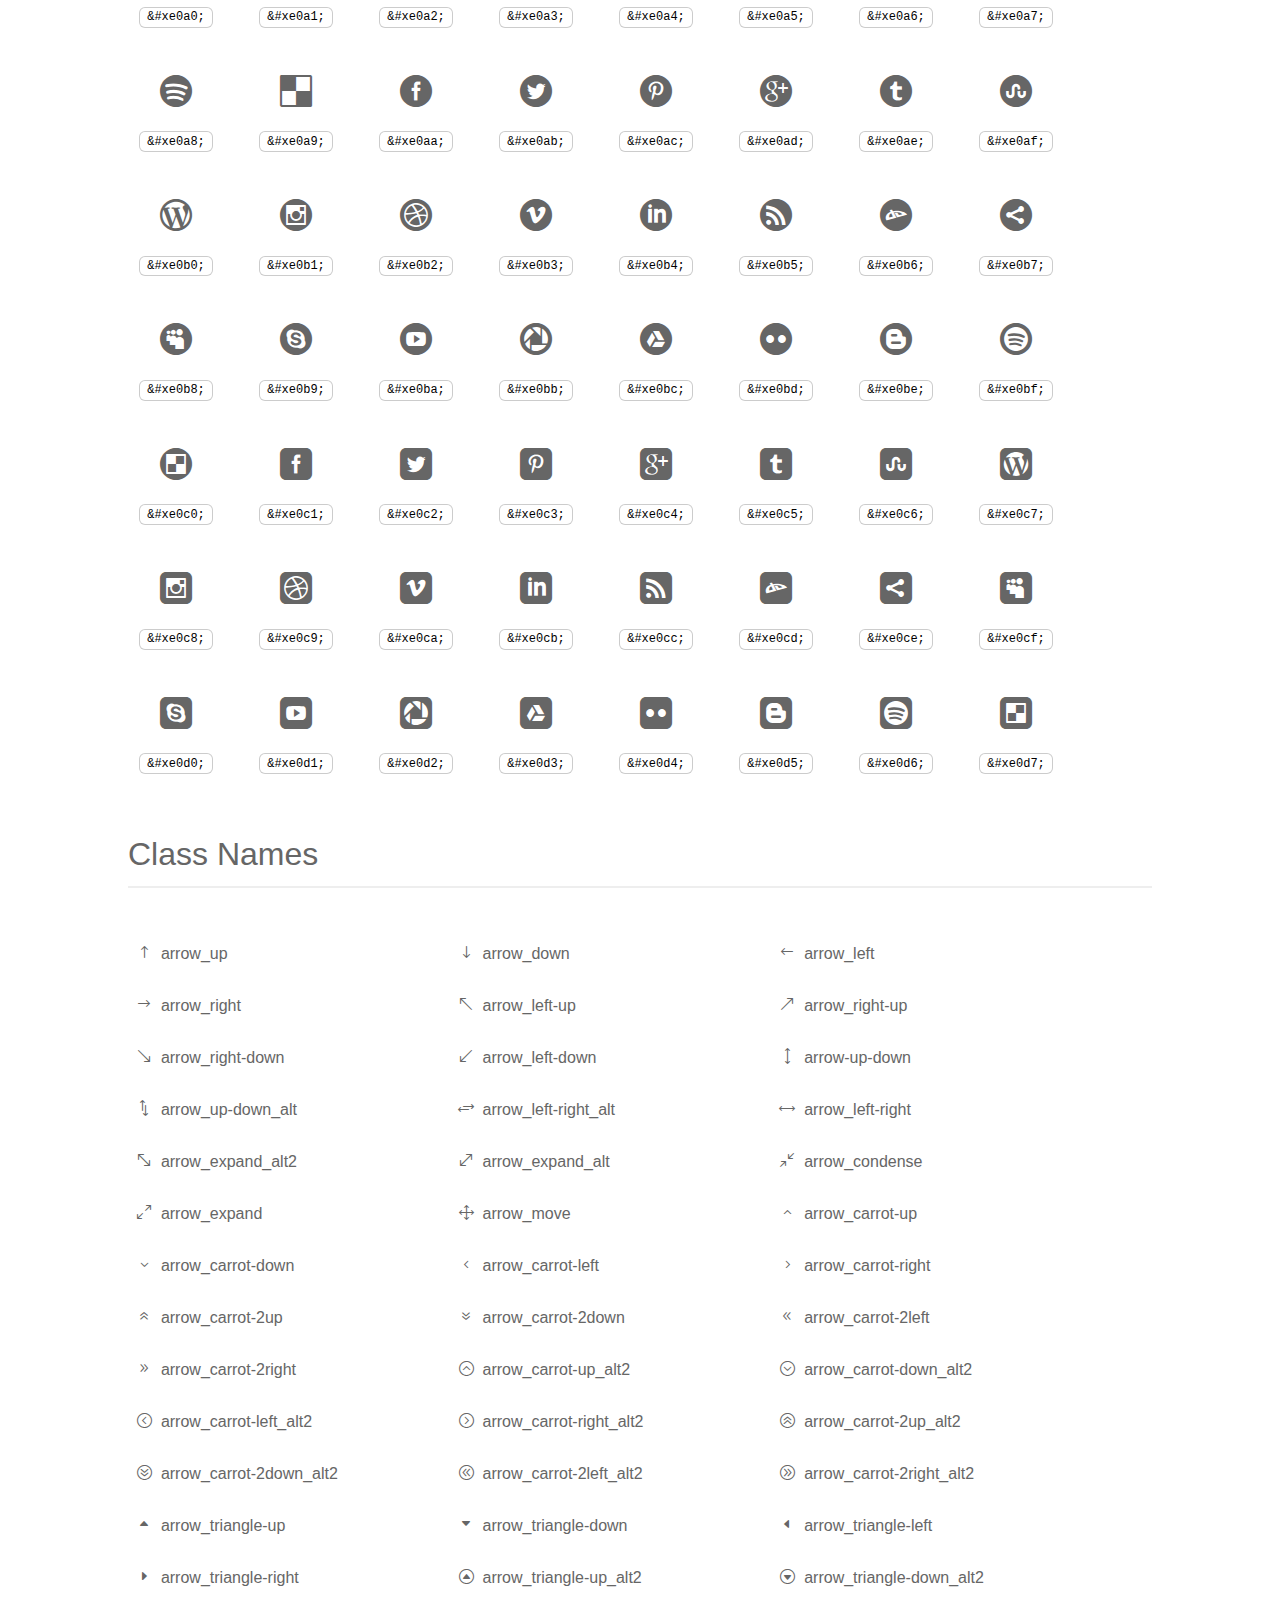
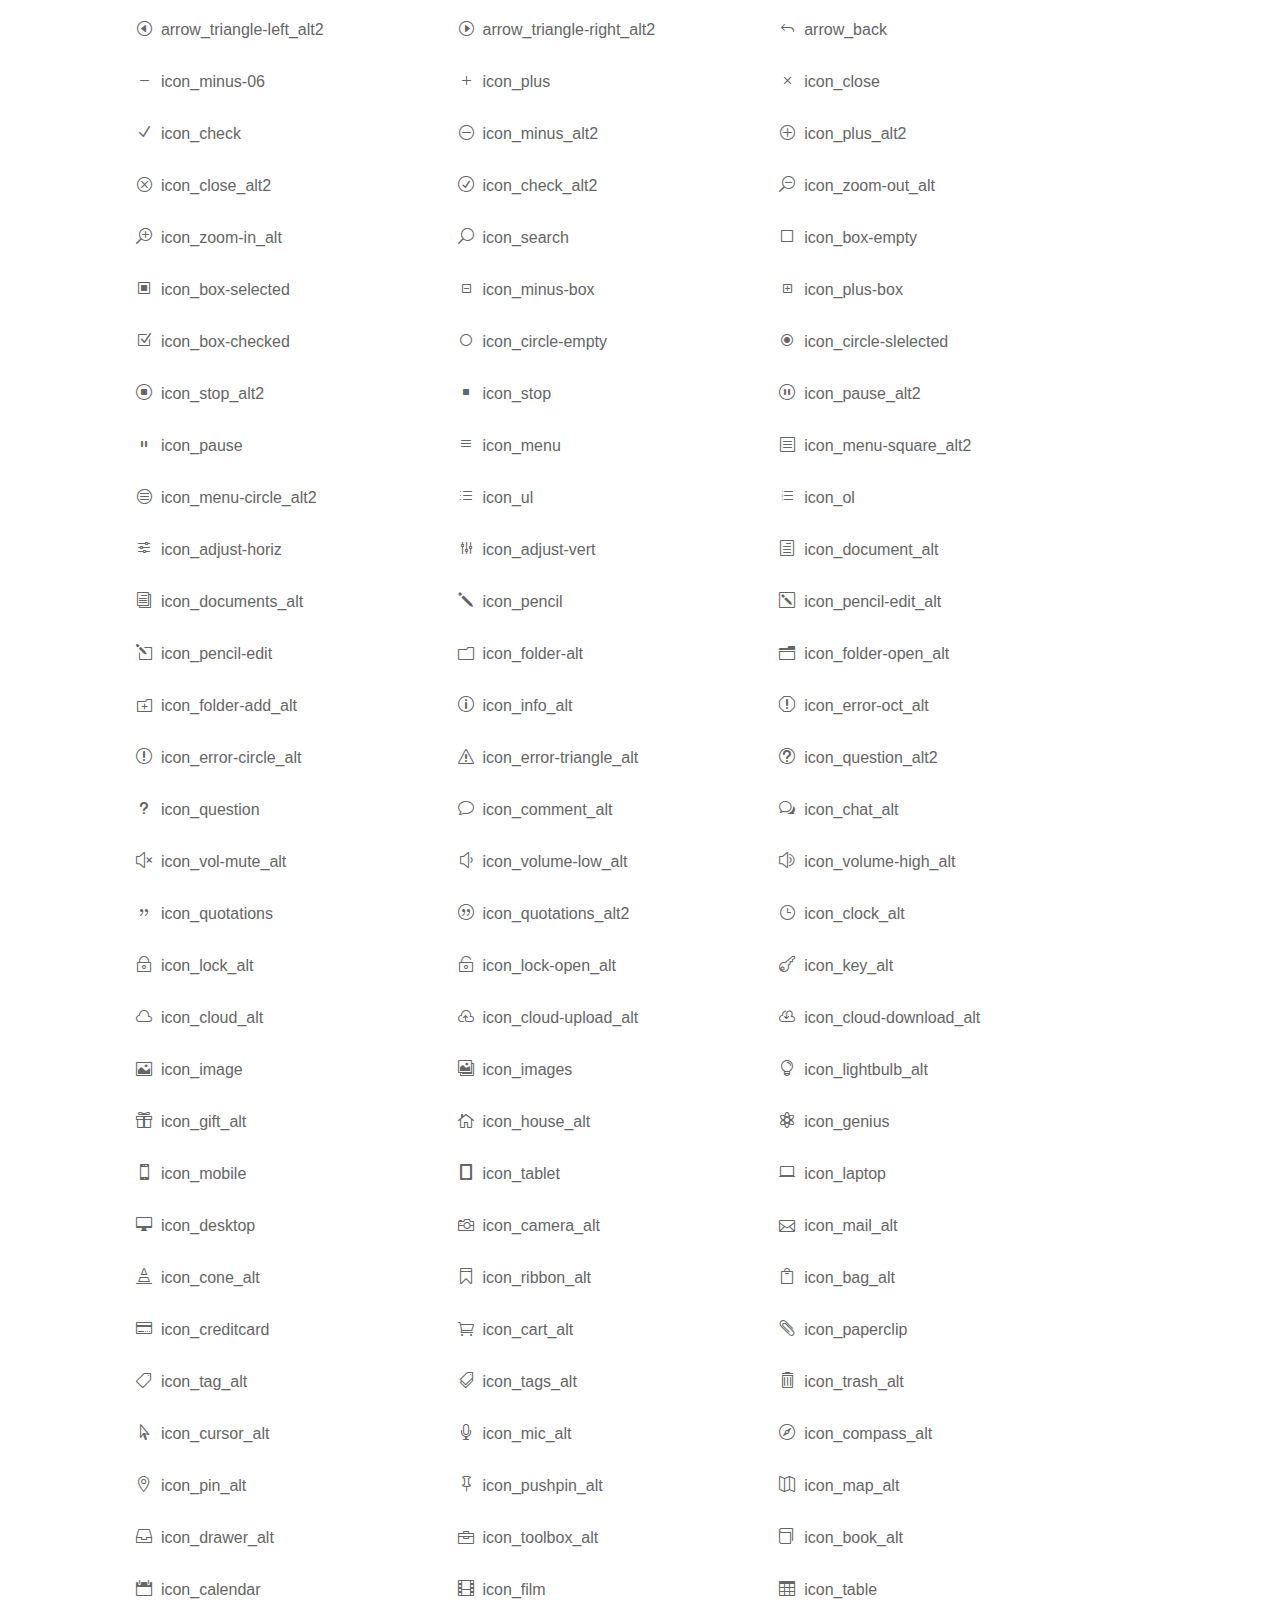
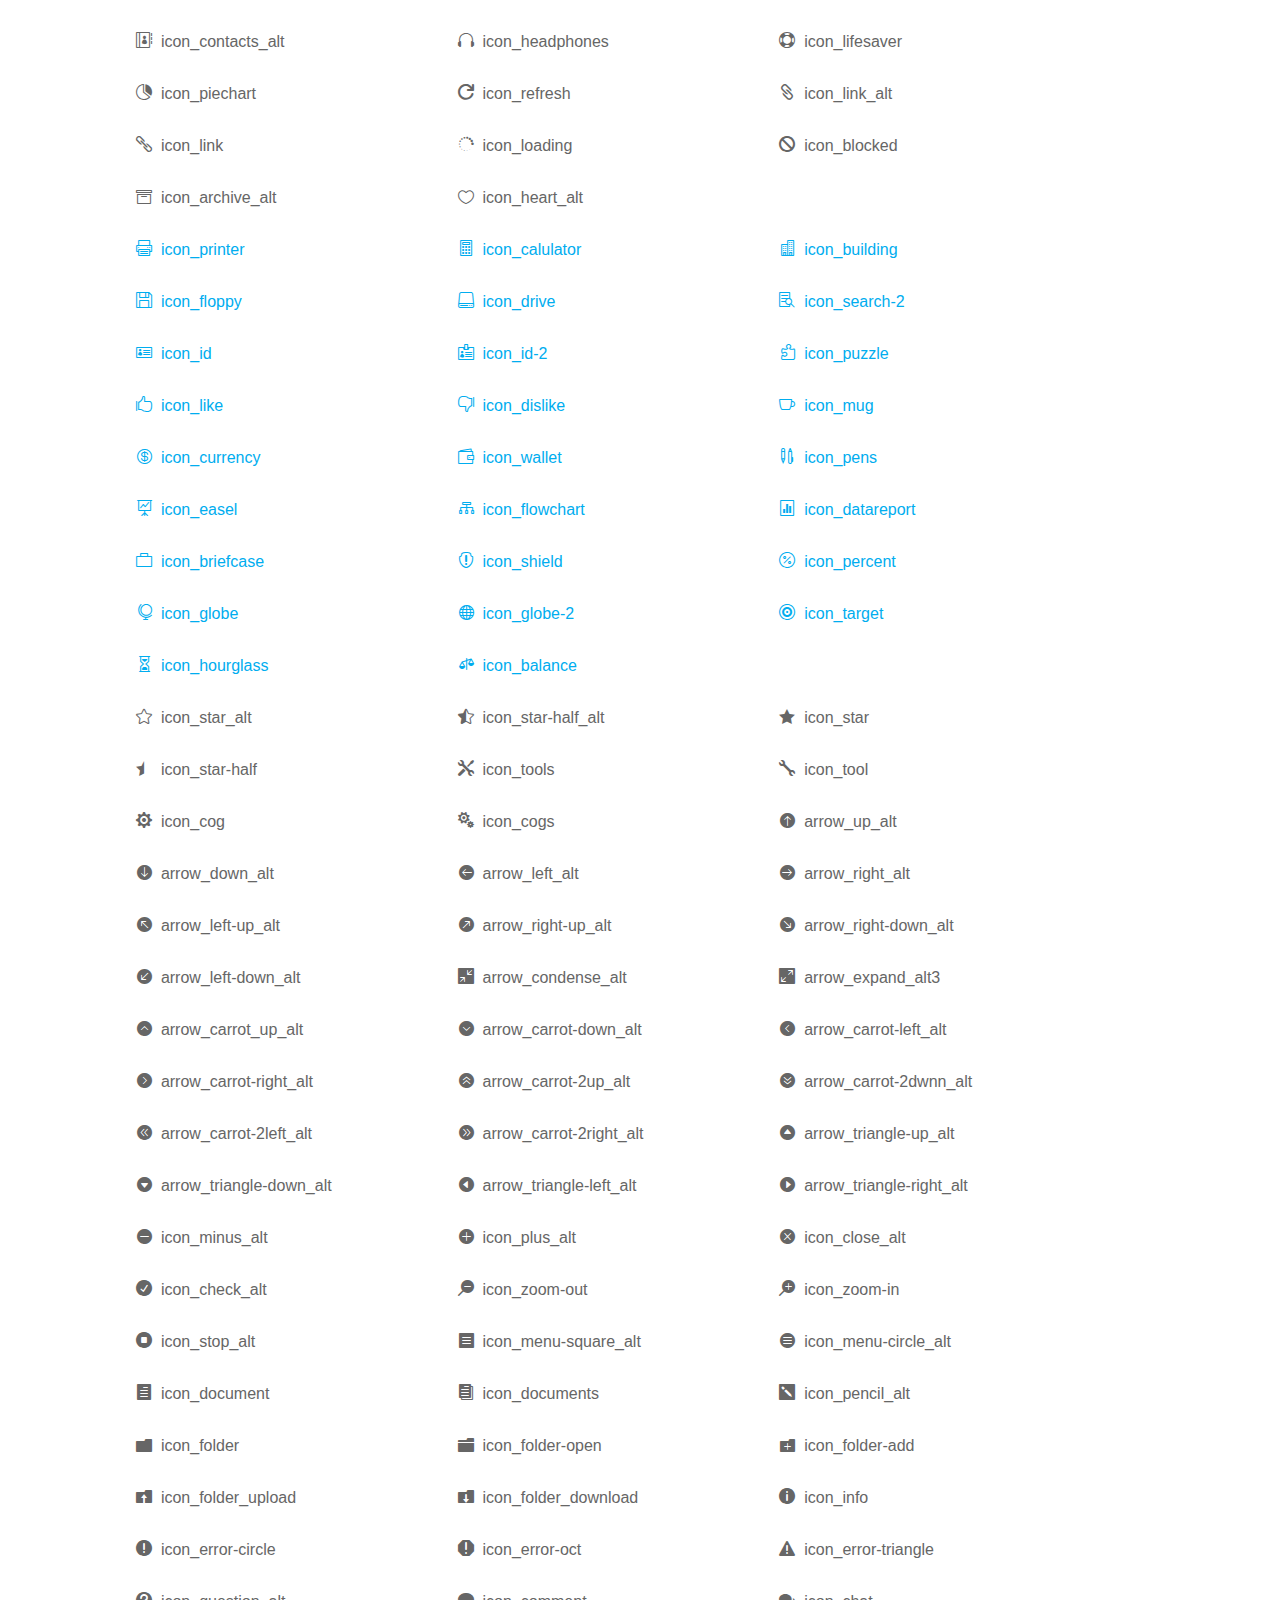
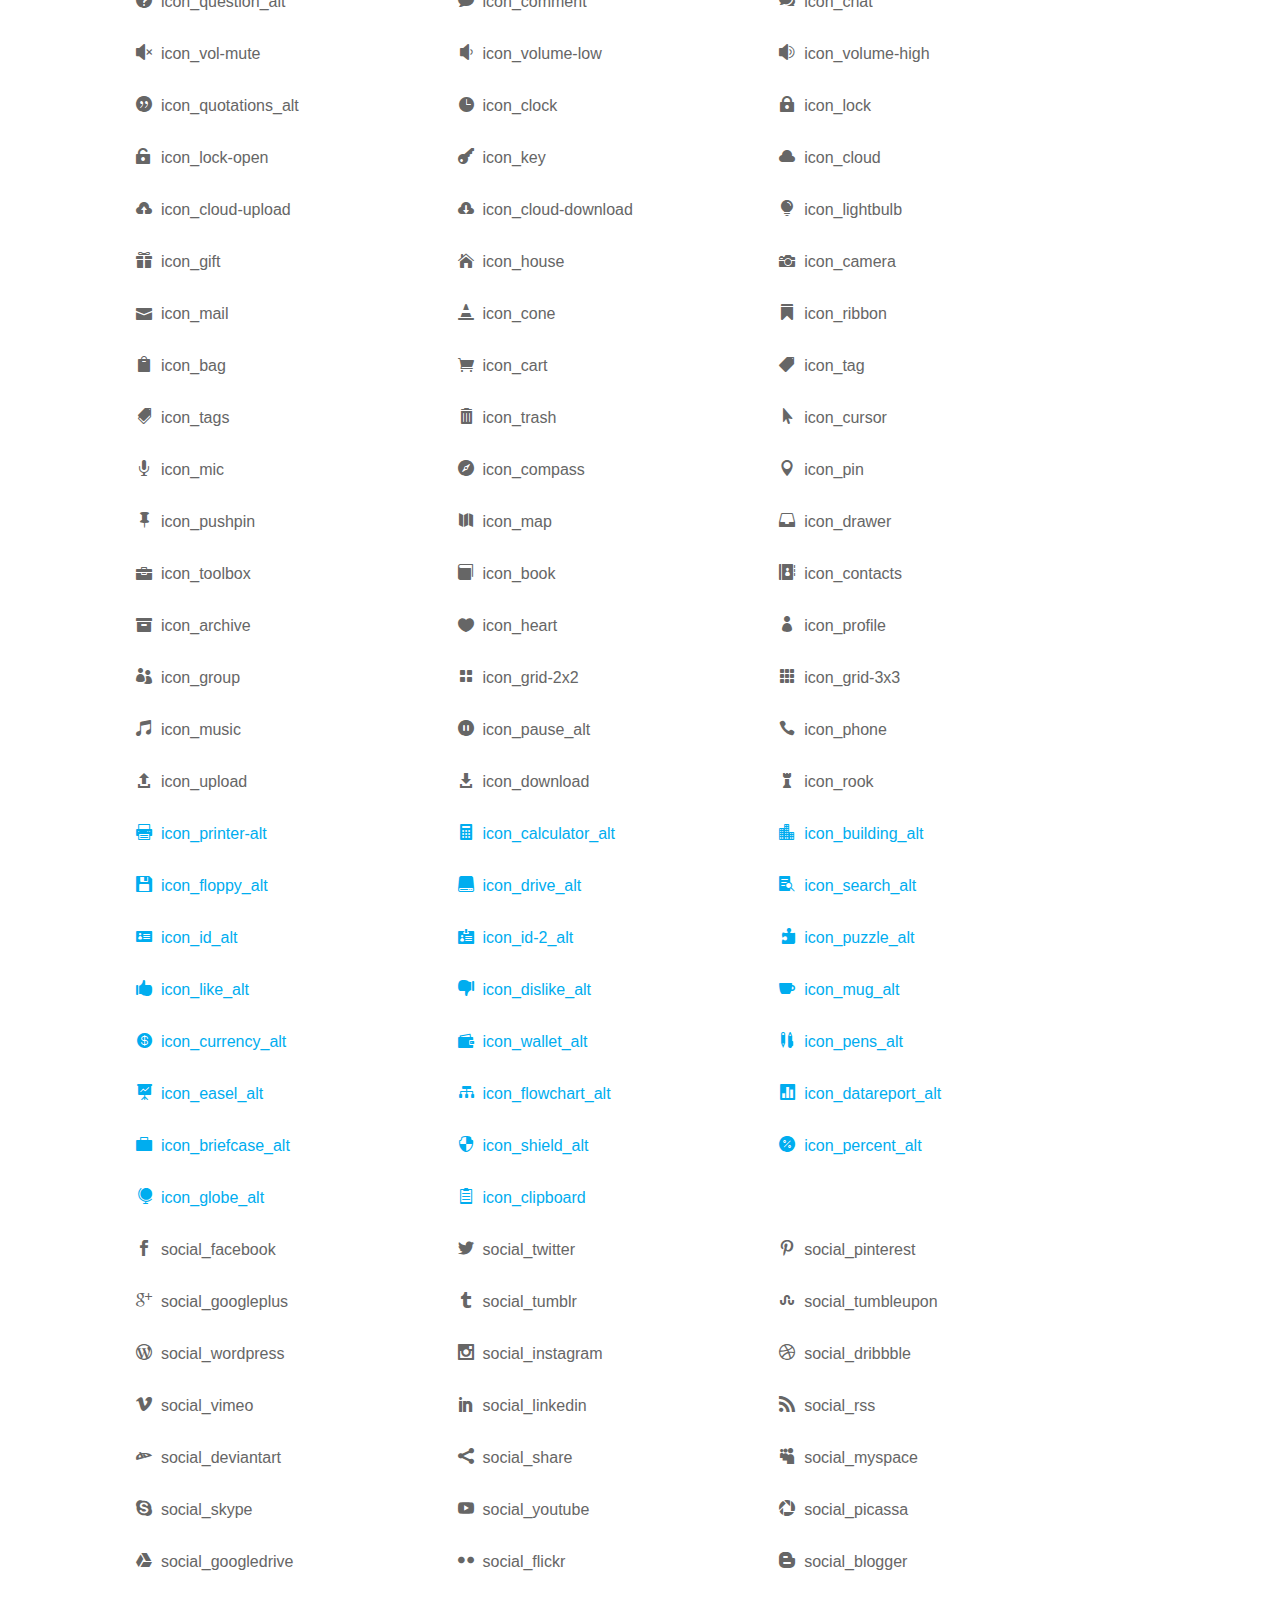
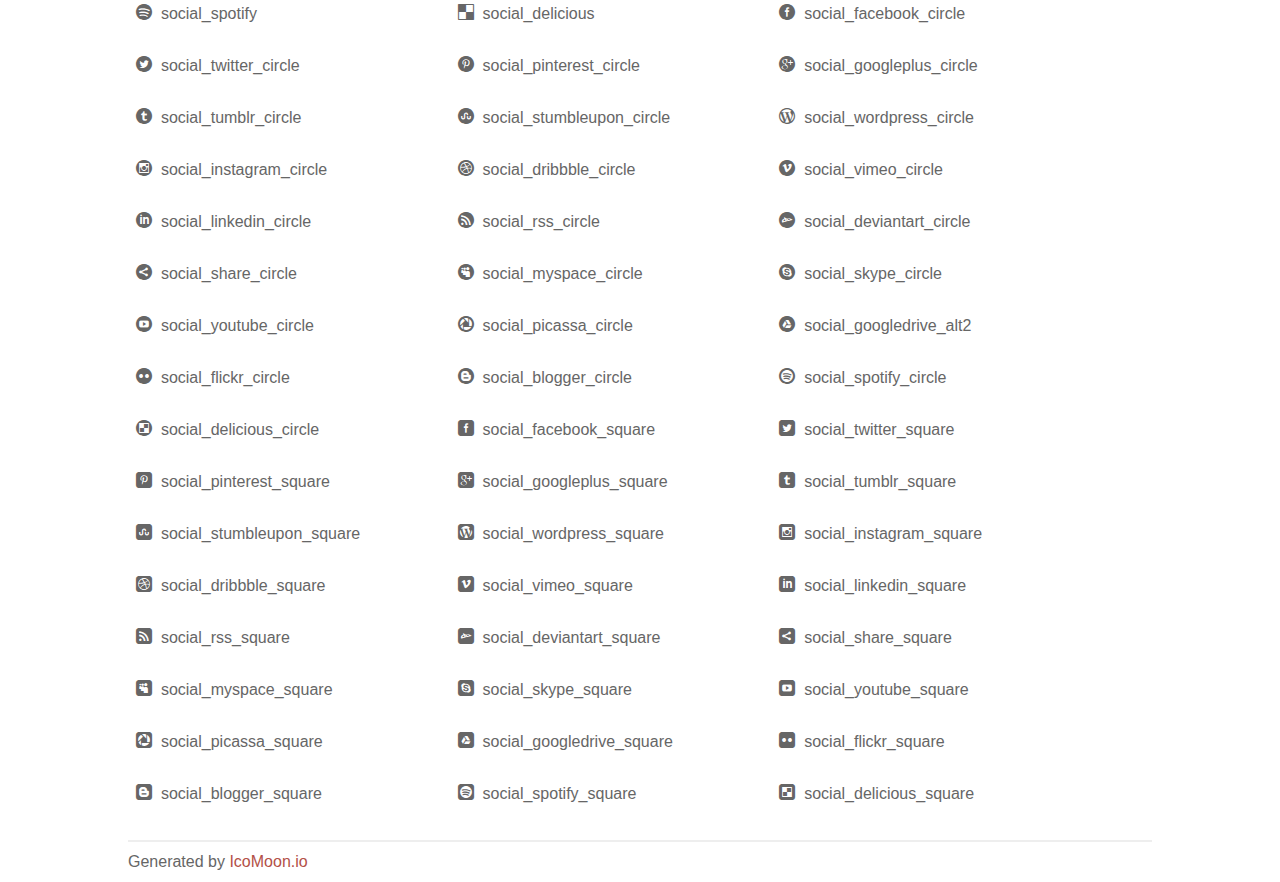
<file: fonts/elegant_font/HTML_CSS/index.html>
<!doctype html>
<html>
<head>
<title>Your Font/Glyphs</title>
<link rel="stylesheet" href="style.css" >
<!--[if lte IE 7]><script src="lte-ie7.js"></script><![endif]-->
<style>
	section, header, footer {display: block;}
	body {
		font-family: sans-serif;
		color: #666;
		line-height: 1.5;
		font-size: 1em;
	}
	* {
		-moz-box-sizing: border-box;
		-webkit-box-sizing: border-box;
		box-sizing: border-box;
		margin: 0;
		padding: 0;
	}
	.glyph {
		float: left;
		text-align: center;
		padding: .75em;
		margin: .4em 1.5em .75em 0;
		width: 6em;
		text-shadow: none;
	}
	
	.glyph input {
		font-family: consolas, monospace;
		font-size: 12px;
		width: 100%;
		text-align: center;
		border: 0;
		box-shadow: 0 0 0 1px #ccc;
		padding: .2em;
                -moz-border-radius: 5px;
                -webkit-border-radius: 5px;
	}
	
	

	.new {
		color:#00adef !important;
	}

	
	.w-main {
		width: 80%;
	}
	.centered {
		margin-left: auto;
		margin-right: auto;
	}
	.fs1 {
		font-size: 2em;
	}
	header {
		margin: 2em 0;
		padding-bottom: .5em;
		color: #666;
		box-shadow: 0 2px #eee;
	}
	header h1 {
		font-size: 2em;
		font-weight: normal;
	}
	.clearfix:before, .clearfix:after { content: ""; display: table; }
	.clearfix:after, .clear { clear: both; }
	footer {
		margin-top: 2em;
		padding: .5em 0;
		box-shadow: 0 -2px #eee;
	}
	a, a:visited {
		color: #B35047;
		text-decoration: none;
	}
	a:hover, a:focus {color: #000;}
	
	.box1 {
		font-size: 16px;
		display: inline-block;
		width: 30%;
		padding: .25em .5em;
		margin: 20px 10px 0 0;
	}
</style>
</head>
<body>
	<div class="w-main centered">
	<section class="mtm clearfix" id="glyphs">
	<div class="glyph">
		<div class="fs1" aria-hidden="true" data-icon="&#x21;"></div>
		<input type="text" readonly value="&amp;#x21;" >
	</div>
	<div class="glyph">
		<div class="fs1" aria-hidden="true" data-icon="&#x22;"></div>
		<input type="text" readonly value="&amp;#x22;" >
	</div>
	<div class="glyph">
		<div class="fs1" aria-hidden="true" data-icon="&#x23;"></div>
		<input type="text" readonly value="&amp;#x23;" >
	</div>
	<div class="glyph">
		<div class="fs1" aria-hidden="true" data-icon="&#x24;"></div>
		<input type="text" readonly value="&amp;#x24;" >
	</div>
	<div class="glyph">
		<div class="fs1" aria-hidden="true" data-icon="&#x25;"></div>
		<input type="text" readonly value="&amp;#x25;" >
	</div>
	<div class="glyph">
		<div class="fs1" aria-hidden="true" data-icon="&#x26;"></div>
		<input type="text" readonly value="&amp;#x26;" >
	</div>
	<div class="glyph">
		<div class="fs1" aria-hidden="true" data-icon="&#x27;"></div>
		<input type="text" readonly value="&amp;#x27;" >
	</div>
	<div class="glyph">
		<div class="fs1" aria-hidden="true" data-icon="&#x28;"></div>
		<input type="text" readonly value="&amp;#x28;" >
	</div>
	<div class="glyph">
		<div class="fs1" aria-hidden="true" data-icon="&#x29;"></div>
		<input type="text" readonly value="&amp;#x29;" >
	</div>
	<div class="glyph">
		<div class="fs1" aria-hidden="true" data-icon="&#x2a;"></div>
		<input type="text" readonly value="&amp;#x2a;" >
	</div>
	<div class="glyph">
		<div class="fs1" aria-hidden="true" data-icon="&#x2b;"></div>
		<input type="text" readonly value="&amp;#x2b;" >
	</div>
	<div class="glyph">
		<div class="fs1" aria-hidden="true" data-icon="&#x2c;"></div>
		<input type="text" readonly value="&amp;#x2c;" >
	</div>
	<div class="glyph">
		<div class="fs1" aria-hidden="true" data-icon="&#x2d;"></div>
		<input type="text" readonly value="&amp;#x2d;" >
	</div>
	<div class="glyph">
		<div class="fs1" aria-hidden="true" data-icon="&#x2e;"></div>
		<input type="text" readonly value="&amp;#x2e;" >
	</div>
	<div class="glyph">
		<div class="fs1" aria-hidden="true" data-icon="&#x2f;"></div>
		<input type="text" readonly value="&amp;#x2f;" >
	</div>
	<div class="glyph">
		<div class="fs1" aria-hidden="true" data-icon="&#x30;"></div>
		<input type="text" readonly value="&amp;#x30;" >
	</div>
	<div class="glyph">
		<div class="fs1" aria-hidden="true" data-icon="&#x31;"></div>
		<input type="text" readonly value="&amp;#x31;" >
	</div>
	<div class="glyph">
		<div class="fs1" aria-hidden="true" data-icon="&#x32;"></div>
		<input type="text" readonly value="&amp;#x32;" >
	</div>
	<div class="glyph">
		<div class="fs1" aria-hidden="true" data-icon="&#x33;"></div>
		<input type="text" readonly value="&amp;#x33;" >
	</div>
	<div class="glyph">
		<div class="fs1" aria-hidden="true" data-icon="&#x34;"></div>
		<input type="text" readonly value="&amp;#x34;" >
	</div>
	<div class="glyph">
		<div class="fs1" aria-hidden="true" data-icon="&#x35;"></div>
		<input type="text" readonly value="&amp;#x35;" >
	</div>
	<div class="glyph">
		<div class="fs1" aria-hidden="true" data-icon="&#x36;"></div>
		<input type="text" readonly value="&amp;#x36;" >
	</div>
	<div class="glyph">
		<div class="fs1" aria-hidden="true" data-icon="&#x37;"></div>
		<input type="text" readonly value="&amp;#x37;" >
	</div>
	<div class="glyph">
		<div class="fs1" aria-hidden="true" data-icon="&#x38;"></div>
		<input type="text" readonly value="&amp;#x38;" >
	</div>
	<div class="glyph">
		<div class="fs1" aria-hidden="true" data-icon="&#x39;"></div>
		<input type="text" readonly value="&amp;#x39;" >
	</div>
	<div class="glyph">
		<div class="fs1" aria-hidden="true" data-icon="&#x3a;"></div>
		<input type="text" readonly value="&amp;#x3a;" >
	</div>
	<div class="glyph">
		<div class="fs1" aria-hidden="true" data-icon="&#x3b;"></div>
		<input type="text" readonly value="&amp;#x3b;" >
	</div>
	<div class="glyph">
		<div class="fs1" aria-hidden="true" data-icon="&#x3c;"></div>
		<input type="text" readonly value="&amp;#x3c;" >
	</div>
	<div class="glyph">
		<div class="fs1" aria-hidden="true" data-icon="&#x3d;"></div>
		<input type="text" readonly value="&amp;#x3d;" >
	</div>
	<div class="glyph">
		<div class="fs1" aria-hidden="true" data-icon="&#x3e;"></div>
		<input type="text" readonly value="&amp;#x3e;" >
	</div>
	<div class="glyph">
		<div class="fs1" aria-hidden="true" data-icon="&#x3f;"></div>
		<input type="text" readonly value="&amp;#x3f;" >
	</div>
	<div class="glyph">
		<div class="fs1" aria-hidden="true" data-icon="&#x40;"></div>
		<input type="text" readonly value="&amp;#x40;" >
	</div>
	<div class="glyph">
		<div class="fs1" aria-hidden="true" data-icon="&#x41;"></div>
		<input type="text" readonly value="&amp;#x41;" >
	</div>
	<div class="glyph">
		<div class="fs1" aria-hidden="true" data-icon="&#x42;"></div>
		<input type="text" readonly value="&amp;#x42;" >
	</div>
	<div class="glyph">
		<div class="fs1" aria-hidden="true" data-icon="&#x43;"></div>
		<input type="text" readonly value="&amp;#x43;" >
	</div>
	<div class="glyph">
		<div class="fs1" aria-hidden="true" data-icon="&#x44;"></div>
		<input type="text" readonly value="&amp;#x44;" >
	</div>
	<div class="glyph">
		<div class="fs1" aria-hidden="true" data-icon="&#x45;"></div>
		<input type="text" readonly value="&amp;#x45;" >
	</div>
	<div class="glyph">
		<div class="fs1" aria-hidden="true" data-icon="&#x46;"></div>
		<input type="text" readonly value="&amp;#x46;" >
	</div>
	<div class="glyph">
		<div class="fs1" aria-hidden="true" data-icon="&#x47;"></div>
		<input type="text" readonly value="&amp;#x47;" >
	</div>
	<div class="glyph">
		<div class="fs1" aria-hidden="true" data-icon="&#x48;"></div>
		<input type="text" readonly value="&amp;#x48;" >
	</div>
	<div class="glyph">
		<div class="fs1" aria-hidden="true" data-icon="&#x49;"></div>
		<input type="text" readonly value="&amp;#x49;" >
	</div>
	<div class="glyph">
		<div class="fs1" aria-hidden="true" data-icon="&#x4a;"></div>
		<input type="text" readonly value="&amp;#x4a;" >
	</div>
	<div class="glyph">
		<div class="fs1" aria-hidden="true" data-icon="&#x4b;"></div>
		<input type="text" readonly value="&amp;#x4b;" >
	</div>
	<div class="glyph">
		<div class="fs1" aria-hidden="true" data-icon="&#x4c;"></div>
		<input type="text" readonly value="&amp;#x4c;" >
	</div>
	<div class="glyph">
		<div class="fs1" aria-hidden="true" data-icon="&#x4d;"></div>
		<input type="text" readonly value="&amp;#x4d;" >
	</div>
	<div class="glyph">
		<div class="fs1" aria-hidden="true" data-icon="&#x4e;"></div>
		<input type="text" readonly value="&amp;#x4e;" >
	</div>
	<div class="glyph">
		<div class="fs1" aria-hidden="true" data-icon="&#x4f;"></div>
		<input type="text" readonly value="&amp;#x4f;" >
	</div>
	<div class="glyph">
		<div class="fs1" aria-hidden="true" data-icon="&#x50;"></div>
		<input type="text" readonly value="&amp;#x50;" >
	</div>
	<div class="glyph">
		<div class="fs1" aria-hidden="true" data-icon="&#x51;"></div>
		<input type="text" readonly value="&amp;#x51;" >
	</div>
	<div class="glyph">
		<div class="fs1" aria-hidden="true" data-icon="&#x52;"></div>
		<input type="text" readonly value="&amp;#x52;" >
	</div>
	<div class="glyph">
		<div class="fs1" aria-hidden="true" data-icon="&#x53;"></div>
		<input type="text" readonly value="&amp;#x53;" >
	</div>
	<div class="glyph">
		<div class="fs1" aria-hidden="true" data-icon="&#x54;"></div>
		<input type="text" readonly value="&amp;#x54;" >
	</div>
	<div class="glyph">
		<div class="fs1" aria-hidden="true" data-icon="&#x55;"></div>
		<input type="text" readonly value="&amp;#x55;" >
	</div>
	<div class="glyph">
		<div class="fs1" aria-hidden="true" data-icon="&#x56;"></div>
		<input type="text" readonly value="&amp;#x56;" >
	</div>
	<div class="glyph">
		<div class="fs1" aria-hidden="true" data-icon="&#x57;"></div>
		<input type="text" readonly value="&amp;#x57;" >
	</div>
	<div class="glyph">
		<div class="fs1" aria-hidden="true" data-icon="&#x58;"></div>
		<input type="text" readonly value="&amp;#x58;" >
	</div>
	<div class="glyph">
		<div class="fs1" aria-hidden="true" data-icon="&#x59;"></div>
		<input type="text" readonly value="&amp;#x59;" >
	</div>
	<div class="glyph">
		<div class="fs1" aria-hidden="true" data-icon="&#x5a;"></div>
		<input type="text" readonly value="&amp;#x5a;" >
	</div>
	<div class="glyph">
		<div class="fs1" aria-hidden="true" data-icon="&#x5b;"></div>
		<input type="text" readonly value="&amp;#x5b;" >
	</div>
	<div class="glyph">
		<div class="fs1" aria-hidden="true" data-icon="&#x5c;"></div>
		<input type="text" readonly value="&amp;#x5c;" >
	</div>
	<div class="glyph">
		<div class="fs1" aria-hidden="true" data-icon="&#x5d;"></div>
		<input type="text" readonly value="&amp;#x5d;" >
	</div>
	<div class="glyph">
		<div class="fs1" aria-hidden="true" data-icon="&#x5e;"></div>
		<input type="text" readonly value="&amp;#x5e;" >
	</div>
	<div class="glyph">
		<div class="fs1" aria-hidden="true" data-icon="&#x5f;"></div>
		<input type="text" readonly value="&amp;#x5f;" >
	</div>
	<div class="glyph">
		<div class="fs1" aria-hidden="true" data-icon="&#x60;"></div>
		<input type="text" readonly value="&amp;#x60;" >
	</div>
	<div class="glyph">
		<div class="fs1" aria-hidden="true" data-icon="&#x61;"></div>
		<input type="text" readonly value="&amp;#x61;" >
	</div>
	<div class="glyph">
		<div class="fs1" aria-hidden="true" data-icon="&#x62;"></div>
		<input type="text" readonly value="&amp;#x62;" >
	</div>
	<div class="glyph">
		<div class="fs1" aria-hidden="true" data-icon="&#x63;"></div>
		<input type="text" readonly value="&amp;#x63;" >
	</div>
	<div class="glyph">
		<div class="fs1" aria-hidden="true" data-icon="&#x64;"></div>
		<input type="text" readonly value="&amp;#x64;" >
	</div>
	<div class="glyph">
		<div class="fs1" aria-hidden="true" data-icon="&#x65;"></div>
		<input type="text" readonly value="&amp;#x65;" >
	</div>
	<div class="glyph">
		<div class="fs1" aria-hidden="true" data-icon="&#x66;"></div>
		<input type="text" readonly value="&amp;#x66;" >
	</div>
	<div class="glyph">
		<div class="fs1" aria-hidden="true" data-icon="&#x67;"></div>
		<input type="text" readonly value="&amp;#x67;" >
	</div>
	<div class="glyph">
		<div class="fs1" aria-hidden="true" data-icon="&#x68;"></div>
		<input type="text" readonly value="&amp;#x68;" >
	</div>
	<div class="glyph">
		<div class="fs1" aria-hidden="true" data-icon="&#x69;"></div>
		<input type="text" readonly value="&amp;#x69;" >
	</div>
	<div class="glyph">
		<div class="fs1" aria-hidden="true" data-icon="&#x6a;"></div>
		<input type="text" readonly value="&amp;#x6a;" >
	</div>
	<div class="glyph">
		<div class="fs1" aria-hidden="true" data-icon="&#x6b;"></div>
		<input type="text" readonly value="&amp;#x6b;" >
	</div>
	<div class="glyph">
		<div class="fs1" aria-hidden="true" data-icon="&#x6c;"></div>
		<input type="text" readonly value="&amp;#x6c;" >
	</div>
	<div class="glyph">
		<div class="fs1" aria-hidden="true" data-icon="&#x6d;"></div>
		<input type="text" readonly value="&amp;#x6d;" >
	</div>
	<div class="glyph">
		<div class="fs1" aria-hidden="true" data-icon="&#x6e;"></div>
		<input type="text" readonly value="&amp;#x6e;" >
	</div>
	<div class="glyph">
		<div class="fs1" aria-hidden="true" data-icon="&#x6f;"></div>
		<input type="text" readonly value="&amp;#x6f;" >
	</div>
	<div class="glyph">
		<div class="fs1" aria-hidden="true" data-icon="&#x70;"></div>
		<input type="text" readonly value="&amp;#x70;" >
	</div>
	<div class="glyph">
		<div class="fs1" aria-hidden="true" data-icon="&#x71;"></div>
		<input type="text" readonly value="&amp;#x71;" >
	</div>
	<div class="glyph">
		<div class="fs1" aria-hidden="true" data-icon="&#x72;"></div>
		<input type="text" readonly value="&amp;#x72;" >
	</div>
	<div class="glyph">
		<div class="fs1" aria-hidden="true" data-icon="&#x73;"></div>
		<input type="text" readonly value="&amp;#x73;" >
	</div>
	<div class="glyph">
		<div class="fs1" aria-hidden="true" data-icon="&#x74;"></div>
		<input type="text" readonly value="&amp;#x74;" >
	</div>
	<div class="glyph">
		<div class="fs1" aria-hidden="true" data-icon="&#x75;"></div>
		<input type="text" readonly value="&amp;#x75;" >
	</div>
	<div class="glyph">
		<div class="fs1" aria-hidden="true" data-icon="&#x76;"></div>
		<input type="text" readonly value="&amp;#x76;" >
	</div>
	<div class="glyph">
		<div class="fs1" aria-hidden="true" data-icon="&#x77;"></div>
		<input type="text" readonly value="&amp;#x77;" >
	</div>
	<div class="glyph">
		<div class="fs1" aria-hidden="true" data-icon="&#x78;"></div>
		<input type="text" readonly value="&amp;#x78;" >
	</div>
	<div class="glyph">
		<div class="fs1" aria-hidden="true" data-icon="&#x79;"></div>
		<input type="text" readonly value="&amp;#x79;" >
	</div>
	<div class="glyph">
		<div class="fs1" aria-hidden="true" data-icon="&#x7a;"></div>
		<input type="text" readonly value="&amp;#x7a;" >
	</div>
	<div class="glyph">
		<div class="fs1" aria-hidden="true" data-icon="&#x7b;"></div>
		<input type="text" readonly value="&amp;#x7b;" >
	</div>
	<div class="glyph">
		<div class="fs1" aria-hidden="true" data-icon="&#x7c;"></div>
		<input type="text" readonly value="&amp;#x7c;" >
	</div>
	<div class="glyph">
		<div class="fs1" aria-hidden="true" data-icon="&#x7d;"></div>
		<input type="text" readonly value="&amp;#x7d;" >
	</div>
	<div class="glyph">
		<div class="fs1" aria-hidden="true" data-icon="&#x7e;"></div>
		<input type="text" readonly value="&amp;#x7e;" >
	</div>
	<div class="glyph">
		<div class="fs1" aria-hidden="true" data-icon="&#xe000;"></div>
		<input type="text" readonly value="&amp;#xe000;" >
	</div>
	<div class="glyph">
		<div class="fs1" aria-hidden="true" data-icon="&#xe001;"></div>
		<input type="text" readonly value="&amp;#xe001;" >
	</div>
	<div class="glyph">
		<div class="fs1" aria-hidden="true" data-icon="&#xe002;"></div>
		<input type="text" readonly value="&amp;#xe002;" >
	</div>
	<div class="glyph">
		<div class="fs1" aria-hidden="true" data-icon="&#xe003;"></div>
		<input type="text" readonly value="&amp;#xe003;" >
	</div>
	<div class="glyph">
		<div class="fs1" aria-hidden="true" data-icon="&#xe004;"></div>
		<input type="text" readonly value="&amp;#xe004;" >
	</div>
	<div class="glyph">
		<div class="fs1" aria-hidden="true" data-icon="&#xe005;"></div>
		<input type="text" readonly value="&amp;#xe005;" >
	</div>
	<div class="glyph">
		<div class="fs1" aria-hidden="true" data-icon="&#xe006;"></div>
		<input type="text" readonly value="&amp;#xe006;" >
	</div>
	<div class="glyph">
		<div class="fs1" aria-hidden="true" data-icon="&#xe007;"></div>
		<input type="text" readonly value="&amp;#xe007;" >
	</div>
	<div class="glyph">
		<div class="fs1" aria-hidden="true" data-icon="&#xe008;"></div>
		<input type="text" readonly value="&amp;#xe008;" >
	</div>
	<div class="glyph">
		<div class="fs1" aria-hidden="true" data-icon="&#xe009;"></div>
		<input type="text" readonly value="&amp;#xe009;" >
	</div>
	<div class="glyph">
		<div class="fs1" aria-hidden="true" data-icon="&#xe00a;"></div>
		<input type="text" readonly value="&amp;#xe00a;" >
	</div>
	<div class="glyph">
		<div class="fs1" aria-hidden="true" data-icon="&#xe00b;"></div>
		<input type="text" readonly value="&amp;#xe00b;" >
	</div>
	<div class="glyph">
		<div class="fs1" aria-hidden="true" data-icon="&#xe00c;"></div>
		<input type="text" readonly value="&amp;#xe00c;" >
	</div>
	<div class="glyph">
		<div class="fs1" aria-hidden="true" data-icon="&#xe00d;"></div>
		<input type="text" readonly value="&amp;#xe00d;" >
	</div>
	<div class="glyph">
		<div class="fs1" aria-hidden="true" data-icon="&#xe00e;"></div>
		<input type="text" readonly value="&amp;#xe00e;" >
	</div>
	<div class="glyph">
		<div class="fs1" aria-hidden="true" data-icon="&#xe00f;"></div>
		<input type="text" readonly value="&amp;#xe00f;" >
	</div>
	<div class="glyph">
		<div class="fs1" aria-hidden="true" data-icon="&#xe010;"></div>
		<input type="text" readonly value="&amp;#xe010;" >
	</div>
	<div class="glyph">
		<div class="fs1" aria-hidden="true" data-icon="&#xe011;"></div>
		<input type="text" readonly value="&amp;#xe011;" >
	</div>
	<div class="glyph">
		<div class="fs1" aria-hidden="true" data-icon="&#xe012;"></div>
		<input type="text" readonly value="&amp;#xe012;" >
	</div>
	<div class="glyph">
		<div class="fs1" aria-hidden="true" data-icon="&#xe013;"></div>
		<input type="text" readonly value="&amp;#xe013;" >
	</div>
	<div class="glyph">
		<div class="fs1" aria-hidden="true" data-icon="&#xe014;"></div>
		<input type="text" readonly value="&amp;#xe014;" >
	</div>
	<div class="glyph">
		<div class="fs1" aria-hidden="true" data-icon="&#xe015;"></div>
		<input type="text" readonly value="&amp;#xe015;" >
	</div>
	<div class="glyph">
		<div class="fs1" aria-hidden="true" data-icon="&#xe016;"></div>
		<input type="text" readonly value="&amp;#xe016;" >
	</div>
	<div class="glyph">
		<div class="fs1" aria-hidden="true" data-icon="&#xe017;"></div>
		<input type="text" readonly value="&amp;#xe017;" >
	</div>
	<div class="glyph">
		<div class="fs1" aria-hidden="true" data-icon="&#xe018;"></div>
		<input type="text" readonly value="&amp;#xe018;" >
	</div>
	<div class="glyph">
		<div class="fs1" aria-hidden="true" data-icon="&#xe019;"></div>
		<input type="text" readonly value="&amp;#xe019;" >
	</div>
	<div class="glyph">
		<div class="fs1" aria-hidden="true" data-icon="&#xe01a;"></div>
		<input type="text" readonly value="&amp;#xe01a;" >
	</div>
	<div class="glyph">
		<div class="fs1" aria-hidden="true" data-icon="&#xe01b;"></div>
		<input type="text" readonly value="&amp;#xe01b;" >
	</div>
	<div class="glyph">
		<div class="fs1" aria-hidden="true" data-icon="&#xe01c;"></div>
		<input type="text" readonly value="&amp;#xe01c;" >
	</div>
	<div class="glyph">
		<div class="fs1" aria-hidden="true" data-icon="&#xe01d;"></div>
		<input type="text" readonly value="&amp;#xe01d;" >
	</div>
	<div class="glyph">
		<div class="fs1" aria-hidden="true" data-icon="&#xe01e;"></div>
		<input type="text" readonly value="&amp;#xe01e;" >
	</div>
	<div class="glyph">
		<div class="fs1" aria-hidden="true" data-icon="&#xe01f;"></div>
		<input type="text" readonly value="&amp;#xe01f;" >
	</div>
	<div class="glyph">
		<div class="fs1" aria-hidden="true" data-icon="&#xe020;"></div>
		<input type="text" readonly value="&amp;#xe020;" >
	</div>
	<div class="glyph">
		<div class="fs1" aria-hidden="true" data-icon="&#xe021;"></div>
		<input type="text" readonly value="&amp;#xe021;" >
	</div>
	<div class="glyph">
		<div class="fs1" aria-hidden="true" data-icon="&#xe022;"></div>
		<input type="text" readonly value="&amp;#xe022;" >
	</div>
	<div class="glyph">
		<div class="fs1" aria-hidden="true" data-icon="&#xe023;"></div>
		<input type="text" readonly value="&amp;#xe023;" >
	</div>
	<div class="glyph">
		<div class="fs1" aria-hidden="true" data-icon="&#xe024;"></div>
		<input type="text" readonly value="&amp;#xe024;" >
	</div>
	<div class="glyph">
		<div class="fs1" aria-hidden="true" data-icon="&#xe025;"></div>
		<input type="text" readonly value="&amp;#xe025;" >
	</div>
	<div class="glyph">
		<div class="fs1" aria-hidden="true" data-icon="&#xe026;"></div>
		<input type="text" readonly value="&amp;#xe026;" >
	</div>
	<div class="glyph">
		<div class="fs1" aria-hidden="true" data-icon="&#xe027;"></div>
		<input type="text" readonly value="&amp;#xe027;" >
	</div>
	<div class="glyph">
		<div class="fs1" aria-hidden="true" data-icon="&#xe028;"></div>
		<input type="text" readonly value="&amp;#xe028;" >
	</div>
	<div class="glyph">
		<div class="fs1" aria-hidden="true" data-icon="&#xe029;"></div>
		<input type="text" readonly value="&amp;#xe029;" >
	</div>
	<div class="glyph">
		<div class="fs1" aria-hidden="true" data-icon="&#xe02a;"></div>
		<input type="text" readonly value="&amp;#xe02a;" >
	</div>
	<div class="glyph">
		<div class="fs1" aria-hidden="true" data-icon="&#xe02b;"></div>
		<input type="text" readonly value="&amp;#xe02b;" >
	</div>
	<div class="glyph">
		<div class="fs1" aria-hidden="true" data-icon="&#xe02c;"></div>
		<input type="text" readonly value="&amp;#xe02c;" >
	</div>
	<div class="glyph">
		<div class="fs1" aria-hidden="true" data-icon="&#xe02d;"></div>
		<input type="text" readonly value="&amp;#xe02d;" >
	</div>
	<div class="glyph">
		<div class="fs1" aria-hidden="true" data-icon="&#xe02e;"></div>
		<input type="text" readonly value="&amp;#xe02e;" >
	</div>
	<div class="glyph">
		<div class="fs1" aria-hidden="true" data-icon="&#xe02f;"></div>
		<input type="text" readonly value="&amp;#xe02f;" >
	</div>
	<div class="glyph">
		<div class="fs1" aria-hidden="true" data-icon="&#xe030;"></div>
		<input type="text" readonly value="&amp;#xe030;" >
	</div>
    
    <div class="new">
    
    <div class="glyph">
		<div class="fs1" aria-hidden="true" data-icon="&#xe103;"></div>
		<input type="text" readonly value="&amp;#xe103;" >
	</div>
	<div class="glyph">
		<div class="fs1" aria-hidden="true" data-icon="&#xe0ee;"></div>
		<input type="text" readonly value="&amp;#xe0ee;" >
	</div>
	<div class="glyph">
		<div class="fs1" aria-hidden="true" data-icon="&#xe0ef;"></div>
		<input type="text" readonly value="&amp;#xe0ef;" >
	</div>
	<div class="glyph">
		<div class="fs1" aria-hidden="true" data-icon="&#xe0e8;"></div>
		<input type="text" readonly value="&amp;#xe0e8;" >
	</div>
	<div class="glyph">
		<div class="fs1" aria-hidden="true" data-icon="&#xe0ea;"></div>
		<input type="text" readonly value="&amp;#xe0ea;" >
	</div>
	<div class="glyph">
		<div class="fs1" aria-hidden="true" data-icon="&#xe101;"></div>
		<input type="text" readonly value="&amp;#xe101;" >
	</div>
	<div class="glyph">
		<div class="fs1" aria-hidden="true" data-icon="&#xe107;"></div>
		<input type="text" readonly value="&amp;#xe107;" >
	</div>
	<div class="glyph">
		<div class="fs1" aria-hidden="true" data-icon="&#xe108;"></div>
		<input type="text" readonly value="&amp;#xe108;" >
	</div>
	<div class="glyph">
		<div class="fs1" aria-hidden="true" data-icon="&#xe102;"></div>
		<input type="text" readonly value="&amp;#xe102;" >
	</div>
	<div class="glyph">
		<div class="fs1" aria-hidden="true" data-icon="&#xe106;"></div>
		<input type="text" readonly value="&amp;#xe106;" >
	</div>
	<div class="glyph">
		<div class="fs1" aria-hidden="true" data-icon="&#xe0eb;"></div>
		<input type="text" readonly value="&amp;#xe0eb;" >
	</div>
	<div class="glyph">
		<div class="fs1" aria-hidden="true" data-icon="&#xe105;"></div>
		<input type="text" readonly value="&amp;#xe105;" >
	</div>
	<div class="glyph">
		<div class="fs1" aria-hidden="true" data-icon="&#xe0ed;"></div>
		<input type="text" readonly value="&amp;#xe0ed;" >
	</div>
	<div class="glyph">
		<div class="fs1" aria-hidden="true" data-icon="&#xe100;"></div>
		<input type="text" readonly value="&amp;#xe100;" >
	</div>
	<div class="glyph">
		<div class="fs1" aria-hidden="true" data-icon="&#xe104;"></div>
		<input type="text" readonly value="&amp;#xe104;" >
	</div>
	<div class="glyph">
		<div class="fs1" aria-hidden="true" data-icon="&#xe0e9;"></div>
		<input type="text" readonly value="&amp;#xe0e9;" >
	</div>
	<div class="glyph">
		<div class="fs1" aria-hidden="true" data-icon="&#xe109;"></div>
		<input type="text" readonly value="&amp;#xe109;" >
	</div>
	<div class="glyph">
		<div class="fs1" aria-hidden="true" data-icon="&#xe0ec;"></div>
		<input type="text" readonly value="&amp;#xe0ec;" >
	</div>
	<div class="glyph">
		<div class="fs1" aria-hidden="true" data-icon="&#xe0fe;"></div>
		<input type="text" readonly value="&amp;#xe0fe;" >
	</div>
	<div class="glyph">
		<div class="fs1" aria-hidden="true" data-icon="&#xe0f6;"></div>
		<input type="text" readonly value="&amp;#xe0f6;" >
	</div>
	<div class="glyph">
		<div class="fs1" aria-hidden="true" data-icon="&#xe0fb;"></div>
		<input type="text" readonly value="&amp;#xe0fb;" >
	</div>
	<div class="glyph">
		<div class="fs1" aria-hidden="true" data-icon="&#xe0e2;"></div>
		<input type="text" readonly value="&amp;#xe0e2;" >
	</div>
	<div class="glyph">
		<div class="fs1" aria-hidden="true" data-icon="&#xe0e3;"></div>
		<input type="text" readonly value="&amp;#xe0e3;" >
	</div>
	<div class="glyph">
		<div class="fs1" aria-hidden="true" data-icon="&#xe0f5;"></div>
		<input type="text" readonly value="&amp;#xe0f5;" >
	</div>
	<div class="glyph">
		<div class="fs1" aria-hidden="true" data-icon="&#xe0e1;"></div>
		<input type="text" readonly value="&amp;#xe0e1;" >
	</div>
	<div class="glyph">
		<div class="fs1" aria-hidden="true" data-icon="&#xe0ff;"></div>
		<input type="text" readonly value="&amp;#xe0ff;" >
	</div>
    
    </div>
    
	<div class="glyph">
		<div class="fs1" aria-hidden="true" data-icon="&#xe031;"></div>
		<input type="text" readonly value="&amp;#xe031;" >
	</div>
	<div class="glyph">
		<div class="fs1" aria-hidden="true" data-icon="&#xe032;"></div>
		<input type="text" readonly value="&amp;#xe032;" >
	</div>
	<div class="glyph">
		<div class="fs1" aria-hidden="true" data-icon="&#xe033;"></div>
		<input type="text" readonly value="&amp;#xe033;" >
	</div>
	<div class="glyph">
		<div class="fs1" aria-hidden="true" data-icon="&#xe034;"></div>
		<input type="text" readonly value="&amp;#xe034;" >
	</div>
	<div class="glyph">
		<div class="fs1" aria-hidden="true" data-icon="&#xe035;"></div>
		<input type="text" readonly value="&amp;#xe035;" >
	</div>
	<div class="glyph">
		<div class="fs1" aria-hidden="true" data-icon="&#xe036;"></div>
		<input type="text" readonly value="&amp;#xe036;" >
	</div>
	<div class="glyph">
		<div class="fs1" aria-hidden="true" data-icon="&#xe037;"></div>
		<input type="text" readonly value="&amp;#xe037;" >
	</div>
	<div class="glyph">
		<div class="fs1" aria-hidden="true" data-icon="&#xe038;"></div>
		<input type="text" readonly value="&amp;#xe038;" >
	</div>
	<div class="glyph">
		<div class="fs1" aria-hidden="true" data-icon="&#xe039;"></div>
		<input type="text" readonly value="&amp;#xe039;" >
	</div>
	<div class="glyph">
		<div class="fs1" aria-hidden="true" data-icon="&#xe03a;"></div>
		<input type="text" readonly value="&amp;#xe03a;" >
	</div>
	<div class="glyph">
		<div class="fs1" aria-hidden="true" data-icon="&#xe03b;"></div>
		<input type="text" readonly value="&amp;#xe03b;" >
	</div>
	<div class="glyph">
		<div class="fs1" aria-hidden="true" data-icon="&#xe03c;"></div>
		<input type="text" readonly value="&amp;#xe03c;" >
	</div>
	<div class="glyph">
		<div class="fs1" aria-hidden="true" data-icon="&#xe03d;"></div>
		<input type="text" readonly value="&amp;#xe03d;" >
	</div>
	<div class="glyph">
		<div class="fs1" aria-hidden="true" data-icon="&#xe03e;"></div>
		<input type="text" readonly value="&amp;#xe03e;" >
	</div>
	<div class="glyph">
		<div class="fs1" aria-hidden="true" data-icon="&#xe03f;"></div>
		<input type="text" readonly value="&amp;#xe03f;" >
	</div>
	<div class="glyph">
		<div class="fs1" aria-hidden="true" data-icon="&#xe040;"></div>
		<input type="text" readonly value="&amp;#xe040;" >
	</div>
	<div class="glyph">
		<div class="fs1" aria-hidden="true" data-icon="&#xe041;"></div>
		<input type="text" readonly value="&amp;#xe041;" >
	</div>
	<div class="glyph">
		<div class="fs1" aria-hidden="true" data-icon="&#xe042;"></div>
		<input type="text" readonly value="&amp;#xe042;" >
	</div>
	<div class="glyph">
		<div class="fs1" aria-hidden="true" data-icon="&#xe043;"></div>
		<input type="text" readonly value="&amp;#xe043;" >
	</div>
	<div class="glyph">
		<div class="fs1" aria-hidden="true" data-icon="&#xe044;"></div>
		<input type="text" readonly value="&amp;#xe044;" >
	</div>
	<div class="glyph">
		<div class="fs1" aria-hidden="true" data-icon="&#xe045;"></div>
		<input type="text" readonly value="&amp;#xe045;" >
	</div>
	<div class="glyph">
		<div class="fs1" aria-hidden="true" data-icon="&#xe046;"></div>
		<input type="text" readonly value="&amp;#xe046;" >
	</div>
	<div class="glyph">
		<div class="fs1" aria-hidden="true" data-icon="&#xe047;"></div>
		<input type="text" readonly value="&amp;#xe047;" >
	</div>
	<div class="glyph">
		<div class="fs1" aria-hidden="true" data-icon="&#xe048;"></div>
		<input type="text" readonly value="&amp;#xe048;" >
	</div>
	<div class="glyph">
		<div class="fs1" aria-hidden="true" data-icon="&#xe049;"></div>
		<input type="text" readonly value="&amp;#xe049;" >
	</div>
	<div class="glyph">
		<div class="fs1" aria-hidden="true" data-icon="&#xe04a;"></div>
		<input type="text" readonly value="&amp;#xe04a;" >
	</div>
	<div class="glyph">
		<div class="fs1" aria-hidden="true" data-icon="&#xe04b;"></div>
		<input type="text" readonly value="&amp;#xe04b;" >
	</div>
	<div class="glyph">
		<div class="fs1" aria-hidden="true" data-icon="&#xe04c;"></div>
		<input type="text" readonly value="&amp;#xe04c;" >
	</div>
	<div class="glyph">
		<div class="fs1" aria-hidden="true" data-icon="&#xe04d;"></div>
		<input type="text" readonly value="&amp;#xe04d;" >
	</div>
	<div class="glyph">
		<div class="fs1" aria-hidden="true" data-icon="&#xe04e;"></div>
		<input type="text" readonly value="&amp;#xe04e;" >
	</div>
	<div class="glyph">
		<div class="fs1" aria-hidden="true" data-icon="&#xe04f;"></div>
		<input type="text" readonly value="&amp;#xe04f;" >
	</div>
	<div class="glyph">
		<div class="fs1" aria-hidden="true" data-icon="&#xe050;"></div>
		<input type="text" readonly value="&amp;#xe050;" >
	</div>
	<div class="glyph">
		<div class="fs1" aria-hidden="true" data-icon="&#xe051;"></div>
		<input type="text" readonly value="&amp;#xe051;" >
	</div>
	<div class="glyph">
		<div class="fs1" aria-hidden="true" data-icon="&#xe052;"></div>
		<input type="text" readonly value="&amp;#xe052;" >
	</div>
	<div class="glyph">
		<div class="fs1" aria-hidden="true" data-icon="&#xe053;"></div>
		<input type="text" readonly value="&amp;#xe053;" >
	</div>
	<div class="glyph">
		<div class="fs1" aria-hidden="true" data-icon="&#xe054;"></div>
		<input type="text" readonly value="&amp;#xe054;" >
	</div>
	<div class="glyph">
		<div class="fs1" aria-hidden="true" data-icon="&#xe055;"></div>
		<input type="text" readonly value="&amp;#xe055;" >
	</div>
	<div class="glyph">
		<div class="fs1" aria-hidden="true" data-icon="&#xe056;"></div>
		<input type="text" readonly value="&amp;#xe056;" >
	</div>
	<div class="glyph">
		<div class="fs1" aria-hidden="true" data-icon="&#xe057;"></div>
		<input type="text" readonly value="&amp;#xe057;" >
	</div>
	<div class="glyph">
		<div class="fs1" aria-hidden="true" data-icon="&#xe058;"></div>
		<input type="text" readonly value="&amp;#xe058;" >
	</div>
	<div class="glyph">
		<div class="fs1" aria-hidden="true" data-icon="&#xe059;"></div>
		<input type="text" readonly value="&amp;#xe059;" >
	</div>
	<div class="glyph">
		<div class="fs1" aria-hidden="true" data-icon="&#xe05a;"></div>
		<input type="text" readonly value="&amp;#xe05a;" >
	</div>
	<div class="glyph">
		<div class="fs1" aria-hidden="true" data-icon="&#xe05b;"></div>
		<input type="text" readonly value="&amp;#xe05b;" >
	</div>
	<div class="glyph">
		<div class="fs1" aria-hidden="true" data-icon="&#xe05c;"></div>
		<input type="text" readonly value="&amp;#xe05c;" >
	</div>
	<div class="glyph">
		<div class="fs1" aria-hidden="true" data-icon="&#xe05d;"></div>
		<input type="text" readonly value="&amp;#xe05d;" >
	</div>
	<div class="glyph">
		<div class="fs1" aria-hidden="true" data-icon="&#xe05e;"></div>
		<input type="text" readonly value="&amp;#xe05e;" >
	</div>
	<div class="glyph">
		<div class="fs1" aria-hidden="true" data-icon="&#xe05f;"></div>
		<input type="text" readonly value="&amp;#xe05f;" >
	</div>
	<div class="glyph">
		<div class="fs1" aria-hidden="true" data-icon="&#xe060;"></div>
		<input type="text" readonly value="&amp;#xe060;" >
	</div>
	<div class="glyph">
		<div class="fs1" aria-hidden="true" data-icon="&#xe061;"></div>
		<input type="text" readonly value="&amp;#xe061;" >
	</div>
	<div class="glyph">
		<div class="fs1" aria-hidden="true" data-icon="&#xe062;"></div>
		<input type="text" readonly value="&amp;#xe062;" >
	</div>
	<div class="glyph">
		<div class="fs1" aria-hidden="true" data-icon="&#xe063;"></div>
		<input type="text" readonly value="&amp;#xe063;" >
	</div>
	<div class="glyph">
		<div class="fs1" aria-hidden="true" data-icon="&#xe064;"></div>
		<input type="text" readonly value="&amp;#xe064;" >
	</div>
	<div class="glyph">
		<div class="fs1" aria-hidden="true" data-icon="&#xe065;"></div>
		<input type="text" readonly value="&amp;#xe065;" >
	</div>
	<div class="glyph">
		<div class="fs1" aria-hidden="true" data-icon="&#xe066;"></div>
		<input type="text" readonly value="&amp;#xe066;" >
	</div>
	<div class="glyph">
		<div class="fs1" aria-hidden="true" data-icon="&#xe067;"></div>
		<input type="text" readonly value="&amp;#xe067;" >
	</div>
	<div class="glyph">
		<div class="fs1" aria-hidden="true" data-icon="&#xe068;"></div>
		<input type="text" readonly value="&amp;#xe068;" >
	</div>
	<div class="glyph">
		<div class="fs1" aria-hidden="true" data-icon="&#xe069;"></div>
		<input type="text" readonly value="&amp;#xe069;" >
	</div>
	<div class="glyph">
		<div class="fs1" aria-hidden="true" data-icon="&#xe06a;"></div>
		<input type="text" readonly value="&amp;#xe06a;" >
	</div>
	<div class="glyph">
		<div class="fs1" aria-hidden="true" data-icon="&#xe06b;"></div>
		<input type="text" readonly value="&amp;#xe06b;" >
	</div>
	<div class="glyph">
		<div class="fs1" aria-hidden="true" data-icon="&#xe06c;"></div>
		<input type="text" readonly value="&amp;#xe06c;" >
	</div>
	<div class="glyph">
		<div class="fs1" aria-hidden="true" data-icon="&#xe06d;"></div>
		<input type="text" readonly value="&amp;#xe06d;" >
	</div>
	<div class="glyph">
		<div class="fs1" aria-hidden="true" data-icon="&#xe06e;"></div>
		<input type="text" readonly value="&amp;#xe06e;" >
	</div>
	<div class="glyph">
		<div class="fs1" aria-hidden="true" data-icon="&#xe06f;"></div>
		<input type="text" readonly value="&amp;#xe06f;" >
	</div>
	<div class="glyph">
		<div class="fs1" aria-hidden="true" data-icon="&#xe070;"></div>
		<input type="text" readonly value="&amp;#xe070;" >
	</div>
	<div class="glyph">
		<div class="fs1" aria-hidden="true" data-icon="&#xe071;"></div>
		<input type="text" readonly value="&amp;#xe071;" >
	</div>
	<div class="glyph">
		<div class="fs1" aria-hidden="true" data-icon="&#xe072;"></div>
		<input type="text" readonly value="&amp;#xe072;" >
	</div>
	<div class="glyph">
		<div class="fs1" aria-hidden="true" data-icon="&#xe073;"></div>
		<input type="text" readonly value="&amp;#xe073;" >
	</div>
	<div class="glyph">
		<div class="fs1" aria-hidden="true" data-icon="&#xe074;"></div>
		<input type="text" readonly value="&amp;#xe074;" >
	</div>
	<div class="glyph">
		<div class="fs1" aria-hidden="true" data-icon="&#xe075;"></div>
		<input type="text" readonly value="&amp;#xe075;" >
	</div>
	<div class="glyph">
		<div class="fs1" aria-hidden="true" data-icon="&#xe076;"></div>
		<input type="text" readonly value="&amp;#xe076;" >
	</div>
	<div class="glyph">
		<div class="fs1" aria-hidden="true" data-icon="&#xe077;"></div>
		<input type="text" readonly value="&amp;#xe077;" >
	</div>
	<div class="glyph">
		<div class="fs1" aria-hidden="true" data-icon="&#xe078;"></div>
		<input type="text" readonly value="&amp;#xe078;" >
	</div>
	<div class="glyph">
		<div class="fs1" aria-hidden="true" data-icon="&#xe079;"></div>
		<input type="text" readonly value="&amp;#xe079;" >
	</div>
	<div class="glyph">
		<div class="fs1" aria-hidden="true" data-icon="&#xe07a;"></div>
		<input type="text" readonly value="&amp;#xe07a;" >
	</div>
	<div class="glyph">
		<div class="fs1" aria-hidden="true" data-icon="&#xe07b;"></div>
		<input type="text" readonly value="&amp;#xe07b;" >
	</div>
	<div class="glyph">
		<div class="fs1" aria-hidden="true" data-icon="&#xe07c;"></div>
		<input type="text" readonly value="&amp;#xe07c;" >
	</div>
	<div class="glyph">
		<div class="fs1" aria-hidden="true" data-icon="&#xe07d;"></div>
		<input type="text" readonly value="&amp;#xe07d;" >
	</div>
	<div class="glyph">
		<div class="fs1" aria-hidden="true" data-icon="&#xe07e;"></div>
		<input type="text" readonly value="&amp;#xe07e;" >
	</div>
	<div class="glyph">
		<div class="fs1" aria-hidden="true" data-icon="&#xe07f;"></div>
		<input type="text" readonly value="&amp;#xe07f;" >
	</div>
	<div class="glyph">
		<div class="fs1" aria-hidden="true" data-icon="&#xe080;"></div>
		<input type="text" readonly value="&amp;#xe080;" >
	</div>
	<div class="glyph">
		<div class="fs1" aria-hidden="true" data-icon="&#xe081;"></div>
		<input type="text" readonly value="&amp;#xe081;" >
	</div>
	<div class="glyph">
		<div class="fs1" aria-hidden="true" data-icon="&#xe082;"></div>
		<input type="text" readonly value="&amp;#xe082;" >
	</div>
	<div class="glyph">
		<div class="fs1" aria-hidden="true" data-icon="&#xe083;"></div>
		<input type="text" readonly value="&amp;#xe083;" >
	</div>
	<div class="glyph">
		<div class="fs1" aria-hidden="true" data-icon="&#xe084;"></div>
		<input type="text" readonly value="&amp;#xe084;" >
	</div>
	<div class="glyph">
		<div class="fs1" aria-hidden="true" data-icon="&#xe085;"></div>
		<input type="text" readonly value="&amp;#xe085;" >
	</div>
	<div class="glyph">
		<div class="fs1" aria-hidden="true" data-icon="&#xe086;"></div>
		<input type="text" readonly value="&amp;#xe086;" >
	</div>
	<div class="glyph">
		<div class="fs1" aria-hidden="true" data-icon="&#xe087;"></div>
		<input type="text" readonly value="&amp;#xe087;" >
	</div>
	<div class="glyph">
		<div class="fs1" aria-hidden="true" data-icon="&#xe088;"></div>
		<input type="text" readonly value="&amp;#xe088;" >
	</div>
	<div class="glyph">
		<div class="fs1" aria-hidden="true" data-icon="&#xe089;"></div>
		<input type="text" readonly value="&amp;#xe089;" >
	</div>
	<div class="glyph">
		<div class="fs1" aria-hidden="true" data-icon="&#xe08a;"></div>
		<input type="text" readonly value="&amp;#xe08a;" >
	</div>
	<div class="glyph">
		<div class="fs1" aria-hidden="true" data-icon="&#xe08b;"></div>
		<input type="text" readonly value="&amp;#xe08b;" >
	</div>
	<div class="glyph">
		<div class="fs1" aria-hidden="true" data-icon="&#xe08c;"></div>
		<input type="text" readonly value="&amp;#xe08c;" >
	</div>
	<div class="glyph">
		<div class="fs1" aria-hidden="true" data-icon="&#xe08d;"></div>
		<input type="text" readonly value="&amp;#xe08d;" >
	</div>
	<div class="glyph">
		<div class="fs1" aria-hidden="true" data-icon="&#xe08e;"></div>
		<input type="text" readonly value="&amp;#xe08e;" >
	</div>
	<div class="glyph">
		<div class="fs1" aria-hidden="true" data-icon="&#xe08f;"></div>
		<input type="text" readonly value="&amp;#xe08f;" >
	</div>
	<div class="glyph">
		<div class="fs1" aria-hidden="true" data-icon="&#xe090;"></div>
		<input type="text" readonly value="&amp;#xe090;" >
	</div>
	<div class="glyph">
		<div class="fs1" aria-hidden="true" data-icon="&#xe091;"></div>
		<input type="text" readonly value="&amp;#xe091;" >
	</div>
	<div class="glyph">
		<div class="fs1" aria-hidden="true" data-icon="&#xe092;"></div>
		<input type="text" readonly value="&amp;#xe092;" >
	</div>
    
    <div class="new">
    
    <div class="glyph">
		<div class="fs1" aria-hidden="true" data-icon="&#xe0f8;"></div>
		<input type="text" readonly value="&amp;#xe0f8;" >
	</div>
	<div class="glyph">
		<div class="fs1" aria-hidden="true" data-icon="&#xe0fa;"></div>
		<input type="text" readonly value="&amp;#xe0fa;" >
	</div>
	<div class="glyph">
		<div class="fs1" aria-hidden="true" data-icon="&#xe0e7;"></div>
		<input type="text" readonly value="&amp;#xe0e7;" >
	</div>
	<div class="glyph">
		<div class="fs1" aria-hidden="true" data-icon="&#xe0fd;"></div>
		<input type="text" readonly value="&amp;#xe0fd;" >
	</div>
	<div class="glyph">
		<div class="fs1" aria-hidden="true" data-icon="&#xe0e4;"></div>
		<input type="text" readonly value="&amp;#xe0e4;" >
	</div>
	<div class="glyph">
		<div class="fs1" aria-hidden="true" data-icon="&#xe0e5;"></div>
		<input type="text" readonly value="&amp;#xe0e5;" >
	</div>
	<div class="glyph">
		<div class="fs1" aria-hidden="true" data-icon="&#xe0f7;"></div>
		<input type="text" readonly value="&amp;#xe0f7;" >
	</div>
	<div class="glyph">
		<div class="fs1" aria-hidden="true" data-icon="&#xe0e0;"></div>
		<input type="text" readonly value="&amp;#xe0e0;" >
	</div>
	<div class="glyph">
		<div class="fs1" aria-hidden="true" data-icon="&#xe0fc;"></div>
		<input type="text" readonly value="&amp;#xe0fc;" >
	</div>
	<div class="glyph">
		<div class="fs1" aria-hidden="true" data-icon="&#xe0f9;"></div>
		<input type="text" readonly value="&amp;#xe0f9;" >
	</div>
	<div class="glyph">
		<div class="fs1" aria-hidden="true" data-icon="&#xe0dd;"></div>
		<input type="text" readonly value="&amp;#xe0dd;" >
	</div>
	<div class="glyph">
		<div class="fs1" aria-hidden="true" data-icon="&#xe0f1;"></div>
		<input type="text" readonly value="&amp;#xe0f1;" >
	</div>
	<div class="glyph">
		<div class="fs1" aria-hidden="true" data-icon="&#xe0dc;"></div>
		<input type="text" readonly value="&amp;#xe0dc;" >
	</div>
	<div class="glyph">
		<div class="fs1" aria-hidden="true" data-icon="&#xe0f3;"></div>
		<input type="text" readonly value="&amp;#xe0f3;" >
	</div>
	<div class="glyph">
		<div class="fs1" aria-hidden="true" data-icon="&#xe0d8;"></div>
		<input type="text" readonly value="&amp;#xe0d8;" >
	</div>
	<div class="glyph">
		<div class="fs1" aria-hidden="true" data-icon="&#xe0db;"></div>
		<input type="text" readonly value="&amp;#xe0db;" >
	</div>
	<div class="glyph">
		<div class="fs1" aria-hidden="true" data-icon="&#xe0f0;"></div>
		<input type="text" readonly value="&amp;#xe0f0;" >
	</div>
	<div class="glyph">
		<div class="fs1" aria-hidden="true" data-icon="&#xe0df;"></div>
		<input type="text" readonly value="&amp;#xe0df;" >
	</div>
	<div class="glyph">
		<div class="fs1" aria-hidden="true" data-icon="&#xe0f2;"></div>
		<input type="text" readonly value="&amp;#xe0f2;" >
	</div>
	<div class="glyph">
		<div class="fs1" aria-hidden="true" data-icon="&#xe0f4;"></div>
		<input type="text" readonly value="&amp;#xe0f4;" >
	</div>
	<div class="glyph">
		<div class="fs1" aria-hidden="true" data-icon="&#xe0d9;"></div>
		<input type="text" readonly value="&amp;#xe0d9;" >
	</div>
	<div class="glyph">
		<div class="fs1" aria-hidden="true" data-icon="&#xe0da;"></div>
		<input type="text" readonly value="&amp;#xe0da;" >
	</div>
	<div class="glyph">
		<div class="fs1" aria-hidden="true" data-icon="&#xe0de;"></div>
		<input type="text" readonly value="&amp;#xe0de;" >
	</div>
	<div class="glyph">
		<div class="fs1" aria-hidden="true" data-icon="&#xe0e6;"></div>
		<input type="text" readonly value="&amp;#xe0e6;" >
	</div>
    
    </div>
    
	<div class="glyph">
		<div class="fs1" aria-hidden="true" data-icon="&#xe093;"></div>
		<input type="text" readonly value="&amp;#xe093;" >
	</div>
	<div class="glyph">
		<div class="fs1" aria-hidden="true" data-icon="&#xe094;"></div>
		<input type="text" readonly value="&amp;#xe094;" >
	</div>
	<div class="glyph">
		<div class="fs1" aria-hidden="true" data-icon="&#xe095;"></div>
		<input type="text" readonly value="&amp;#xe095;" >
	</div>
	<div class="glyph">
		<div class="fs1" aria-hidden="true" data-icon="&#xe096;"></div>
		<input type="text" readonly value="&amp;#xe096;" >
	</div>
	<div class="glyph">
		<div class="fs1" aria-hidden="true" data-icon="&#xe097;"></div>
		<input type="text" readonly value="&amp;#xe097;" >
	</div>
	<div class="glyph">
		<div class="fs1" aria-hidden="true" data-icon="&#xe098;"></div>
		<input type="text" readonly value="&amp;#xe098;" >
	</div>
	<div class="glyph">
		<div class="fs1" aria-hidden="true" data-icon="&#xe099;"></div>
		<input type="text" readonly value="&amp;#xe099;" >
	</div>
	<div class="glyph">
		<div class="fs1" aria-hidden="true" data-icon="&#xe09a;"></div>
		<input type="text" readonly value="&amp;#xe09a;" >
	</div>
	<div class="glyph">
		<div class="fs1" aria-hidden="true" data-icon="&#xe09b;"></div>
		<input type="text" readonly value="&amp;#xe09b;" >
	</div>
	<div class="glyph">
		<div class="fs1" aria-hidden="true" data-icon="&#xe09c;"></div>
		<input type="text" readonly value="&amp;#xe09c;" >
	</div>
	<div class="glyph">
		<div class="fs1" aria-hidden="true" data-icon="&#xe09d;"></div>
		<input type="text" readonly value="&amp;#xe09d;" >
	</div>
	<div class="glyph">
		<div class="fs1" aria-hidden="true" data-icon="&#xe09e;"></div>
		<input type="text" readonly value="&amp;#xe09e;" >
	</div>
	<div class="glyph">
		<div class="fs1" aria-hidden="true" data-icon="&#xe09f;"></div>
		<input type="text" readonly value="&amp;#xe09f;" >
	</div>
	<div class="glyph">
		<div class="fs1" aria-hidden="true" data-icon="&#xe0a0;"></div>
		<input type="text" readonly value="&amp;#xe0a0;" >
	</div>
	<div class="glyph">
		<div class="fs1" aria-hidden="true" data-icon="&#xe0a1;"></div>
		<input type="text" readonly value="&amp;#xe0a1;" >
	</div>
	<div class="glyph">
		<div class="fs1" aria-hidden="true" data-icon="&#xe0a2;"></div>
		<input type="text" readonly value="&amp;#xe0a2;" >
	</div>
	<div class="glyph">
		<div class="fs1" aria-hidden="true" data-icon="&#xe0a3;"></div>
		<input type="text" readonly value="&amp;#xe0a3;" >
	</div>
	<div class="glyph">
		<div class="fs1" aria-hidden="true" data-icon="&#xe0a4;"></div>
		<input type="text" readonly value="&amp;#xe0a4;" >
	</div>
	<div class="glyph">
		<div class="fs1" aria-hidden="true" data-icon="&#xe0a5;"></div>
		<input type="text" readonly value="&amp;#xe0a5;" >
	</div>
	<div class="glyph">
		<div class="fs1" aria-hidden="true" data-icon="&#xe0a6;"></div>
		<input type="text" readonly value="&amp;#xe0a6;" >
	</div>
	<div class="glyph">
		<div class="fs1" aria-hidden="true" data-icon="&#xe0a7;"></div>
		<input type="text" readonly value="&amp;#xe0a7;" >
	</div>
	<div class="glyph">
		<div class="fs1" aria-hidden="true" data-icon="&#xe0a8;"></div>
		<input type="text" readonly value="&amp;#xe0a8;" >
	</div>
	<div class="glyph">
		<div class="fs1" aria-hidden="true" data-icon="&#xe0a9;"></div>
		<input type="text" readonly value="&amp;#xe0a9;" >
	</div>
	<div class="glyph">
		<div class="fs1" aria-hidden="true" data-icon="&#xe0aa;"></div>
		<input type="text" readonly value="&amp;#xe0aa;" >
	</div>
	<div class="glyph">
		<div class="fs1" aria-hidden="true" data-icon="&#xe0ab;"></div>
		<input type="text" readonly value="&amp;#xe0ab;" >
	</div>
	<div class="glyph">
		<div class="fs1" aria-hidden="true" data-icon="&#xe0ac;"></div>
		<input type="text" readonly value="&amp;#xe0ac;" >
	</div>
	<div class="glyph">
		<div class="fs1" aria-hidden="true" data-icon="&#xe0ad;"></div>
		<input type="text" readonly value="&amp;#xe0ad;" >
	</div>
	<div class="glyph">
		<div class="fs1" aria-hidden="true" data-icon="&#xe0ae;"></div>
		<input type="text" readonly value="&amp;#xe0ae;" >
	</div>
	<div class="glyph">
		<div class="fs1" aria-hidden="true" data-icon="&#xe0af;"></div>
		<input type="text" readonly value="&amp;#xe0af;" >
	</div>
	<div class="glyph">
		<div class="fs1" aria-hidden="true" data-icon="&#xe0b0;"></div>
		<input type="text" readonly value="&amp;#xe0b0;" >
	</div>
	<div class="glyph">
		<div class="fs1" aria-hidden="true" data-icon="&#xe0b1;"></div>
		<input type="text" readonly value="&amp;#xe0b1;" >
	</div>
	<div class="glyph">
		<div class="fs1" aria-hidden="true" data-icon="&#xe0b2;"></div>
		<input type="text" readonly value="&amp;#xe0b2;" >
	</div>
	<div class="glyph">
		<div class="fs1" aria-hidden="true" data-icon="&#xe0b3;"></div>
		<input type="text" readonly value="&amp;#xe0b3;" >
	</div>
	<div class="glyph">
		<div class="fs1" aria-hidden="true" data-icon="&#xe0b4;"></div>
		<input type="text" readonly value="&amp;#xe0b4;" >
	</div>
	<div class="glyph">
		<div class="fs1" aria-hidden="true" data-icon="&#xe0b5;"></div>
		<input type="text" readonly value="&amp;#xe0b5;" >
	</div>
	<div class="glyph">
		<div class="fs1" aria-hidden="true" data-icon="&#xe0b6;"></div>
		<input type="text" readonly value="&amp;#xe0b6;" >
	</div>
	<div class="glyph">
		<div class="fs1" aria-hidden="true" data-icon="&#xe0b7;"></div>
		<input type="text" readonly value="&amp;#xe0b7;" >
	</div>
	<div class="glyph">
		<div class="fs1" aria-hidden="true" data-icon="&#xe0b8;"></div>
		<input type="text" readonly value="&amp;#xe0b8;" >
	</div>
	<div class="glyph">
		<div class="fs1" aria-hidden="true" data-icon="&#xe0b9;"></div>
		<input type="text" readonly value="&amp;#xe0b9;" >
	</div>
	<div class="glyph">
		<div class="fs1" aria-hidden="true" data-icon="&#xe0ba;"></div>
		<input type="text" readonly value="&amp;#xe0ba;" >
	</div>
	<div class="glyph">
		<div class="fs1" aria-hidden="true" data-icon="&#xe0bb;"></div>
		<input type="text" readonly value="&amp;#xe0bb;" >
	</div>
	<div class="glyph">
		<div class="fs1" aria-hidden="true" data-icon="&#xe0bc;"></div>
		<input type="text" readonly value="&amp;#xe0bc;" >
	</div>
	<div class="glyph">
		<div class="fs1" aria-hidden="true" data-icon="&#xe0bd;"></div>
		<input type="text" readonly value="&amp;#xe0bd;" >
	</div>
	<div class="glyph">
		<div class="fs1" aria-hidden="true" data-icon="&#xe0be;"></div>
		<input type="text" readonly value="&amp;#xe0be;" >
	</div>
	<div class="glyph">
		<div class="fs1" aria-hidden="true" data-icon="&#xe0bf;"></div>
		<input type="text" readonly value="&amp;#xe0bf;" >
	</div>
	<div class="glyph">
		<div class="fs1" aria-hidden="true" data-icon="&#xe0c0;"></div>
		<input type="text" readonly value="&amp;#xe0c0;" >
	</div>
	<div class="glyph">
		<div class="fs1" aria-hidden="true" data-icon="&#xe0c1;"></div>
		<input type="text" readonly value="&amp;#xe0c1;" >
	</div>
	<div class="glyph">
		<div class="fs1" aria-hidden="true" data-icon="&#xe0c2;"></div>
		<input type="text" readonly value="&amp;#xe0c2;" >
	</div>
	<div class="glyph">
		<div class="fs1" aria-hidden="true" data-icon="&#xe0c3;"></div>
		<input type="text" readonly value="&amp;#xe0c3;" >
	</div>
	<div class="glyph">
		<div class="fs1" aria-hidden="true" data-icon="&#xe0c4;"></div>
		<input type="text" readonly value="&amp;#xe0c4;" >
	</div>
	<div class="glyph">
		<div class="fs1" aria-hidden="true" data-icon="&#xe0c5;"></div>
		<input type="text" readonly value="&amp;#xe0c5;" >
	</div>
	<div class="glyph">
		<div class="fs1" aria-hidden="true" data-icon="&#xe0c6;"></div>
		<input type="text" readonly value="&amp;#xe0c6;" >
	</div>
	<div class="glyph">
		<div class="fs1" aria-hidden="true" data-icon="&#xe0c7;"></div>
		<input type="text" readonly value="&amp;#xe0c7;" >
	</div>
	<div class="glyph">
		<div class="fs1" aria-hidden="true" data-icon="&#xe0c8;"></div>
		<input type="text" readonly value="&amp;#xe0c8;" >
	</div>
	<div class="glyph">
		<div class="fs1" aria-hidden="true" data-icon="&#xe0c9;"></div>
		<input type="text" readonly value="&amp;#xe0c9;" >
	</div>
	<div class="glyph">
		<div class="fs1" aria-hidden="true" data-icon="&#xe0ca;"></div>
		<input type="text" readonly value="&amp;#xe0ca;" >
	</div>
	<div class="glyph">
		<div class="fs1" aria-hidden="true" data-icon="&#xe0cb;"></div>
		<input type="text" readonly value="&amp;#xe0cb;" >
	</div>
	<div class="glyph">
		<div class="fs1" aria-hidden="true" data-icon="&#xe0cc;"></div>
		<input type="text" readonly value="&amp;#xe0cc;" >
	</div>
	<div class="glyph">
		<div class="fs1" aria-hidden="true" data-icon="&#xe0cd;"></div>
		<input type="text" readonly value="&amp;#xe0cd;" >
	</div>
	<div class="glyph">
		<div class="fs1" aria-hidden="true" data-icon="&#xe0ce;"></div>
		<input type="text" readonly value="&amp;#xe0ce;" >
	</div>
	<div class="glyph">
		<div class="fs1" aria-hidden="true" data-icon="&#xe0cf;"></div>
		<input type="text" readonly value="&amp;#xe0cf;" >
	</div>
	<div class="glyph">
		<div class="fs1" aria-hidden="true" data-icon="&#xe0d0;"></div>
		<input type="text" readonly value="&amp;#xe0d0;" >
	</div>
	<div class="glyph">
		<div class="fs1" aria-hidden="true" data-icon="&#xe0d1;"></div>
		<input type="text" readonly value="&amp;#xe0d1;" >
	</div>
	<div class="glyph">
		<div class="fs1" aria-hidden="true" data-icon="&#xe0d2;"></div>
		<input type="text" readonly value="&amp;#xe0d2;" >
	</div>
	<div class="glyph">
		<div class="fs1" aria-hidden="true" data-icon="&#xe0d3;"></div>
		<input type="text" readonly value="&amp;#xe0d3;" >
	</div>    
	<div class="glyph">
		<div class="fs1" aria-hidden="true" data-icon="&#xe0d4;"></div>
		<input type="text" readonly value="&amp;#xe0d4;" >
	</div>
	<div class="glyph">
		<div class="fs1" aria-hidden="true" data-icon="&#xe0d5;"></div>
		<input type="text" readonly value="&amp;#xe0d5;" >
	</div>
	<div class="glyph">
		<div class="fs1" aria-hidden="true" data-icon="&#xe0d6;"></div>
		<input type="text" readonly value="&amp;#xe0d6;" >
	</div>
	<div class="glyph">
		<div class="fs1" aria-hidden="true" data-icon="&#xe0d7;"></div>
		<input type="text" readonly value="&amp;#xe0d7;" >
	</div>    
	</section>
	<div class="clear"></div>
	<section class="mtm clearfix" id="glyphs">
	<header>
		<h1>Class Names</h1>
	</header>
	<span class="box1">
		<span aria-hidden="true" class="arrow_up"></span>
		&nbsp;arrow_up
	</span>
	<span class="box1">
		<span aria-hidden="true" class="arrow_down"></span>
		&nbsp;arrow_down
	</span>
	<span class="box1">
		<span aria-hidden="true" class="arrow_left"></span>
		&nbsp;arrow_left
	</span>
	<span class="box1">
		<span aria-hidden="true" class="arrow_right"></span>
		&nbsp;arrow_right
	</span>
	<span class="box1">
		<span aria-hidden="true" class="arrow_left-up"></span>
		&nbsp;arrow_left-up
	</span>
	<span class="box1">
		<span aria-hidden="true" class="arrow_right-up"></span>
		&nbsp;arrow_right-up
	</span>
	<span class="box1">
		<span aria-hidden="true" class="arrow_right-down"></span>
		&nbsp;arrow_right-down
	</span>
	<span class="box1">
		<span aria-hidden="true" class="arrow_left-down"></span>
		&nbsp;arrow_left-down
	</span>
	<span class="box1">
		<span aria-hidden="true" class="arrow-up-down"></span>
		&nbsp;arrow-up-down
	</span>
	<span class="box1">
		<span aria-hidden="true" class="arrow_up-down_alt"></span>
		&nbsp;arrow_up-down_alt
	</span>
	<span class="box1">
		<span aria-hidden="true" class="arrow_left-right_alt"></span>
		&nbsp;arrow_left-right_alt
	</span>
	<span class="box1">
		<span aria-hidden="true" class="arrow_left-right"></span>
		&nbsp;arrow_left-right
	</span>
	<span class="box1">
		<span aria-hidden="true" class="arrow_expand_alt2"></span>
		&nbsp;arrow_expand_alt2
	</span>
	<span class="box1">
		<span aria-hidden="true" class="arrow_expand_alt"></span>
		&nbsp;arrow_expand_alt
	</span>
	<span class="box1">
		<span aria-hidden="true" class="arrow_condense"></span>
		&nbsp;arrow_condense
	</span>
	<span class="box1">
		<span aria-hidden="true" class="arrow_expand"></span>
		&nbsp;arrow_expand
	</span>
	<span class="box1">
		<span aria-hidden="true" class="arrow_move"></span>
		&nbsp;arrow_move
	</span>
	<span class="box1">
		<span aria-hidden="true" class="arrow_carrot-up"></span>
		&nbsp;arrow_carrot-up
	</span>
	<span class="box1">
		<span aria-hidden="true" class="arrow_carrot-down"></span>
		&nbsp;arrow_carrot-down
	</span>
	<span class="box1">
		<span aria-hidden="true" class="arrow_carrot-left"></span>
		&nbsp;arrow_carrot-left
	</span>
	<span class="box1">
		<span aria-hidden="true" class="arrow_carrot-right"></span>
		&nbsp;arrow_carrot-right
	</span>
	<span class="box1">
		<span aria-hidden="true" class="arrow_carrot-2up"></span>
		&nbsp;arrow_carrot-2up
	</span>
	<span class="box1">
		<span aria-hidden="true" class="arrow_carrot-2down"></span>
		&nbsp;arrow_carrot-2down
	</span>
	<span class="box1">
		<span aria-hidden="true" class="arrow_carrot-2left"></span>
		&nbsp;arrow_carrot-2left
	</span>
	<span class="box1">
		<span aria-hidden="true" class="arrow_carrot-2right"></span>
		&nbsp;arrow_carrot-2right
	</span>
	<span class="box1">
		<span aria-hidden="true" class="arrow_carrot-up_alt2"></span>
		&nbsp;arrow_carrot-up_alt2
	</span>
	<span class="box1">
		<span aria-hidden="true" class="arrow_carrot-down_alt2"></span>
		&nbsp;arrow_carrot-down_alt2
	</span>
	<span class="box1">
		<span aria-hidden="true" class="arrow_carrot-left_alt2"></span>
		&nbsp;arrow_carrot-left_alt2
	</span>
	<span class="box1">
		<span aria-hidden="true" class="arrow_carrot-right_alt2"></span>
		&nbsp;arrow_carrot-right_alt2
	</span>
	<span class="box1">
		<span aria-hidden="true" class="arrow_carrot-2up_alt2"></span>
		&nbsp;arrow_carrot-2up_alt2
	</span>
	<span class="box1">
		<span aria-hidden="true" class="arrow_carrot-2down_alt2"></span>
		&nbsp;arrow_carrot-2down_alt2
	</span>
	<span class="box1">
		<span aria-hidden="true" class="arrow_carrot-2left_alt2"></span>
		&nbsp;arrow_carrot-2left_alt2
	</span>
	<span class="box1">
		<span aria-hidden="true" class="arrow_carrot-2right_alt2"></span>
		&nbsp;arrow_carrot-2right_alt2
	</span>
	<span class="box1">
		<span aria-hidden="true" class="arrow_triangle-up"></span>
		&nbsp;arrow_triangle-up
	</span>
	<span class="box1">
		<span aria-hidden="true" class="arrow_triangle-down"></span>
		&nbsp;arrow_triangle-down
	</span>
	<span class="box1">
		<span aria-hidden="true" class="arrow_triangle-left"></span>
		&nbsp;arrow_triangle-left
	</span>
	<span class="box1">
		<span aria-hidden="true" class="arrow_triangle-right"></span>
		&nbsp;arrow_triangle-right
	</span>
	<span class="box1">
		<span aria-hidden="true" class="arrow_triangle-up_alt2"></span>
		&nbsp;arrow_triangle-up_alt2
	</span>
	<span class="box1">
		<span aria-hidden="true" class="arrow_triangle-down_alt2"></span>
		&nbsp;arrow_triangle-down_alt2
	</span>
	<span class="box1">
		<span aria-hidden="true" class="arrow_triangle-left_alt2"></span>
		&nbsp;arrow_triangle-left_alt2
	</span>
	<span class="box1">
		<span aria-hidden="true" class="arrow_triangle-right_alt2"></span>
		&nbsp;arrow_triangle-right_alt2
	</span>
	<span class="box1">
		<span aria-hidden="true" class="arrow_back"></span>
		&nbsp;arrow_back
	</span>
	<span class="box1">
		<span aria-hidden="true" class="icon_minus-06"></span>
		&nbsp;icon_minus-06
	</span>
	<span class="box1">
		<span aria-hidden="true" class="icon_plus"></span>
		&nbsp;icon_plus
	</span>
	<span class="box1">
		<span aria-hidden="true" class="icon_close"></span>
		&nbsp;icon_close
	</span>
	<span class="box1">
		<span aria-hidden="true" class="icon_check"></span>
		&nbsp;icon_check
	</span>
	<span class="box1">
		<span aria-hidden="true" class="icon_minus_alt2"></span>
		&nbsp;icon_minus_alt2
	</span>
	<span class="box1">
		<span aria-hidden="true" class="icon_plus_alt2"></span>
		&nbsp;icon_plus_alt2
	</span>
	<span class="box1">
		<span aria-hidden="true" class="icon_close_alt2"></span>
		&nbsp;icon_close_alt2
	</span>
	<span class="box1">
		<span aria-hidden="true" class="icon_check_alt2"></span>
		&nbsp;icon_check_alt2
	</span>
	<span class="box1">
		<span aria-hidden="true" class="icon_zoom-out_alt"></span>
		&nbsp;icon_zoom-out_alt
	</span>
	<span class="box1">
		<span aria-hidden="true" class="icon_zoom-in_alt"></span>
		&nbsp;icon_zoom-in_alt
	</span>
	<span class="box1">
		<span aria-hidden="true" class="icon_search"></span>
		&nbsp;icon_search
	</span>
	<span class="box1">
		<span aria-hidden="true" class="icon_box-empty"></span>
		&nbsp;icon_box-empty
	</span>
	<span class="box1">
		<span aria-hidden="true" class="icon_box-selected"></span>
		&nbsp;icon_box-selected
	</span>
	<span class="box1">
		<span aria-hidden="true" class="icon_minus-box"></span>
		&nbsp;icon_minus-box
	</span>
	<span class="box1">
		<span aria-hidden="true" class="icon_plus-box"></span>
		&nbsp;icon_plus-box
	</span>
	<span class="box1">
		<span aria-hidden="true" class="icon_box-checked"></span>
		&nbsp;icon_box-checked
	</span>
	<span class="box1">
		<span aria-hidden="true" class="icon_circle-empty"></span>
		&nbsp;icon_circle-empty
	</span>
	<span class="box1">
		<span aria-hidden="true" class="icon_circle-slelected"></span>
		&nbsp;icon_circle-slelected
	</span>
	<span class="box1">
		<span aria-hidden="true" class="icon_stop_alt2"></span>
		&nbsp;icon_stop_alt2
	</span>
	<span class="box1">
		<span aria-hidden="true" class="icon_stop"></span>
		&nbsp;icon_stop
	</span>
	<span class="box1">
		<span aria-hidden="true" class="icon_pause_alt2"></span>
		&nbsp;icon_pause_alt2
	</span>
	<span class="box1">
		<span aria-hidden="true" class="icon_pause"></span>
		&nbsp;icon_pause
	</span>
	<span class="box1">
		<span aria-hidden="true" class="icon_menu"></span>
		&nbsp;icon_menu
	</span>
	<span class="box1">
		<span aria-hidden="true" class="icon_menu-square_alt2"></span>
		&nbsp;icon_menu-square_alt2
	</span>
	<span class="box1">
		<span aria-hidden="true" class="icon_menu-circle_alt2"></span>
		&nbsp;icon_menu-circle_alt2
	</span>
	<span class="box1">
		<span aria-hidden="true" class="icon_ul"></span>
		&nbsp;icon_ul
	</span>
	<span class="box1">
		<span aria-hidden="true" class="icon_ol"></span>
		&nbsp;icon_ol
	</span>
	<span class="box1">
		<span aria-hidden="true" class="icon_adjust-horiz"></span>
		&nbsp;icon_adjust-horiz
	</span>
	<span class="box1">
		<span aria-hidden="true" class="icon_adjust-vert"></span>
		&nbsp;icon_adjust-vert
	</span>
	<span class="box1">
		<span aria-hidden="true" class="icon_document_alt"></span>
		&nbsp;icon_document_alt
	</span>
	<span class="box1">
		<span aria-hidden="true" class="icon_documents_alt"></span>
		&nbsp;icon_documents_alt
	</span>
	<span class="box1">
		<span aria-hidden="true" class="icon_pencil"></span>
		&nbsp;icon_pencil
	</span>
	<span class="box1">
		<span aria-hidden="true" class="icon_pencil-edit_alt"></span>
		&nbsp;icon_pencil-edit_alt
	</span>
	<span class="box1">
		<span aria-hidden="true" class="icon_pencil-edit"></span>
		&nbsp;icon_pencil-edit
	</span>
	<span class="box1">
		<span aria-hidden="true" class="icon_folder-alt"></span>
		&nbsp;icon_folder-alt
	</span>
	<span class="box1">
		<span aria-hidden="true" class="icon_folder-open_alt"></span>
		&nbsp;icon_folder-open_alt
	</span>
	<span class="box1">
		<span aria-hidden="true" class="icon_folder-add_alt"></span>
		&nbsp;icon_folder-add_alt
	</span>
	<span class="box1">
		<span aria-hidden="true" class="icon_info_alt"></span>
		&nbsp;icon_info_alt
	</span>
	<span class="box1">
		<span aria-hidden="true" class="icon_error-oct_alt"></span>
		&nbsp;icon_error-oct_alt
	</span>
	<span class="box1">
		<span aria-hidden="true" class="icon_error-circle_alt"></span>
		&nbsp;icon_error-circle_alt
	</span>
	<span class="box1">
		<span aria-hidden="true" class="icon_error-triangle_alt"></span>
		&nbsp;icon_error-triangle_alt
	</span>
	<span class="box1">
		<span aria-hidden="true" class="icon_question_alt2"></span>
		&nbsp;icon_question_alt2
	</span>
	<span class="box1">
		<span aria-hidden="true" class="icon_question"></span>
		&nbsp;icon_question
	</span>
	<span class="box1">
		<span aria-hidden="true" class="icon_comment_alt"></span>
		&nbsp;icon_comment_alt
	</span>
	<span class="box1">
		<span aria-hidden="true" class="icon_chat_alt"></span>
		&nbsp;icon_chat_alt
	</span>
	<span class="box1">
		<span aria-hidden="true" class="icon_vol-mute_alt"></span>
		&nbsp;icon_vol-mute_alt
	</span>
	<span class="box1">
		<span aria-hidden="true" class="icon_volume-low_alt"></span>
		&nbsp;icon_volume-low_alt
	</span>
	<span class="box1">
		<span aria-hidden="true" class="icon_volume-high_alt"></span>
		&nbsp;icon_volume-high_alt
	</span>
	<span class="box1">
		<span aria-hidden="true" class="icon_quotations"></span>
		&nbsp;icon_quotations
	</span>
	<span class="box1">
		<span aria-hidden="true" class="icon_quotations_alt2"></span>
		&nbsp;icon_quotations_alt2
	</span>
	<span class="box1">
		<span aria-hidden="true" class="icon_clock_alt"></span>
		&nbsp;icon_clock_alt
	</span>
	<span class="box1">
		<span aria-hidden="true" class="icon_lock_alt"></span>
		&nbsp;icon_lock_alt
	</span>
	<span class="box1">
		<span aria-hidden="true" class="icon_lock-open_alt"></span>
		&nbsp;icon_lock-open_alt
	</span>
	<span class="box1">
		<span aria-hidden="true" class="icon_key_alt"></span>
		&nbsp;icon_key_alt
	</span>
	<span class="box1">
		<span aria-hidden="true" class="icon_cloud_alt"></span>
		&nbsp;icon_cloud_alt
	</span>
	<span class="box1">
		<span aria-hidden="true" class="icon_cloud-upload_alt"></span>
		&nbsp;icon_cloud-upload_alt
	</span>
	<span class="box1">
		<span aria-hidden="true" class="icon_cloud-download_alt"></span>
		&nbsp;icon_cloud-download_alt
	</span>
	<span class="box1">
		<span aria-hidden="true" class="icon_image"></span>
		&nbsp;icon_image
	</span>
	<span class="box1">
		<span aria-hidden="true" class="icon_images"></span>
		&nbsp;icon_images
	</span>
	<span class="box1">
		<span aria-hidden="true" class="icon_lightbulb_alt"></span>
		&nbsp;icon_lightbulb_alt
	</span>
	<span class="box1">
		<span aria-hidden="true" class="icon_gift_alt"></span>
		&nbsp;icon_gift_alt
	</span>
	<span class="box1">
		<span aria-hidden="true" class="icon_house_alt"></span>
		&nbsp;icon_house_alt
	</span>
	<span class="box1">
		<span aria-hidden="true" class="icon_genius"></span>
		&nbsp;icon_genius
	</span>
	<span class="box1">
		<span aria-hidden="true" class="icon_mobile"></span>
		&nbsp;icon_mobile
	</span>
	<span class="box1">
		<span aria-hidden="true" class="icon_tablet"></span>
		&nbsp;icon_tablet
	</span>
	<span class="box1">
		<span aria-hidden="true" class="icon_laptop"></span>
		&nbsp;icon_laptop
	</span>
	<span class="box1">
		<span aria-hidden="true" class="icon_desktop"></span>
		&nbsp;icon_desktop
	</span>
	<span class="box1">
		<span aria-hidden="true" class="icon_camera_alt"></span>
		&nbsp;icon_camera_alt
	</span>
	<span class="box1">
		<span aria-hidden="true" class="icon_mail_alt"></span>
		&nbsp;icon_mail_alt
	</span>
	<span class="box1">
		<span aria-hidden="true" class="icon_cone_alt"></span>
		&nbsp;icon_cone_alt
	</span>
	<span class="box1">
		<span aria-hidden="true" class="icon_ribbon_alt"></span>
		&nbsp;icon_ribbon_alt
	</span>
	<span class="box1">
		<span aria-hidden="true" class="icon_bag_alt"></span>
		&nbsp;icon_bag_alt
	</span>
	<span class="box1">
		<span aria-hidden="true" class="icon_creditcard"></span>
		&nbsp;icon_creditcard
	</span>
	<span class="box1">
		<span aria-hidden="true" class="icon_cart_alt"></span>
		&nbsp;icon_cart_alt
	</span>
	<span class="box1">
		<span aria-hidden="true" class="icon_paperclip"></span>
		&nbsp;icon_paperclip
	</span>
	<span class="box1">
		<span aria-hidden="true" class="icon_tag_alt"></span>
		&nbsp;icon_tag_alt
	</span>
	<span class="box1">
		<span aria-hidden="true" class="icon_tags_alt"></span>
		&nbsp;icon_tags_alt
	</span>
	<span class="box1">
		<span aria-hidden="true" class="icon_trash_alt"></span>
		&nbsp;icon_trash_alt
	</span>
	<span class="box1">
		<span aria-hidden="true" class="icon_cursor_alt"></span>
		&nbsp;icon_cursor_alt
	</span>
	<span class="box1">
		<span aria-hidden="true" class="icon_mic_alt"></span>
		&nbsp;icon_mic_alt
	</span>
	<span class="box1">
		<span aria-hidden="true" class="icon_compass_alt"></span>
		&nbsp;icon_compass_alt
	</span>
	<span class="box1">
		<span aria-hidden="true" class="icon_pin_alt"></span>
		&nbsp;icon_pin_alt
	</span>
	<span class="box1">
		<span aria-hidden="true" class="icon_pushpin_alt"></span>
		&nbsp;icon_pushpin_alt
	</span>
	<span class="box1">
		<span aria-hidden="true" class="icon_map_alt"></span>
		&nbsp;icon_map_alt
	</span>
	<span class="box1">
		<span aria-hidden="true" class="icon_drawer_alt"></span>
		&nbsp;icon_drawer_alt
	</span>
	<span class="box1">
		<span aria-hidden="true" class="icon_toolbox_alt"></span>
		&nbsp;icon_toolbox_alt
	</span>
	<span class="box1">
		<span aria-hidden="true" class="icon_book_alt"></span>
		&nbsp;icon_book_alt
	</span>
	<span class="box1">
		<span aria-hidden="true" class="icon_calendar"></span>
		&nbsp;icon_calendar
	</span>
	<span class="box1">
		<span aria-hidden="true" class="icon_film"></span>
		&nbsp;icon_film
	</span>
	<span class="box1">
		<span aria-hidden="true" class="icon_table"></span>
		&nbsp;icon_table
	</span>
	<span class="box1">
		<span aria-hidden="true" class="icon_contacts_alt"></span>
		&nbsp;icon_contacts_alt
	</span>
	<span class="box1">
		<span aria-hidden="true" class="icon_headphones"></span>
		&nbsp;icon_headphones
	</span>
	<span class="box1">
		<span aria-hidden="true" class="icon_lifesaver"></span>
		&nbsp;icon_lifesaver
	</span>
	<span class="box1">
		<span aria-hidden="true" class="icon_piechart"></span>
		&nbsp;icon_piechart
	</span>
	<span class="box1">
		<span aria-hidden="true" class="icon_refresh"></span>
		&nbsp;icon_refresh
	</span>
	<span class="box1">
		<span aria-hidden="true" class="icon_link_alt"></span>
		&nbsp;icon_link_alt
	</span>
	<span class="box1">
		<span aria-hidden="true" class="icon_link"></span>
		&nbsp;icon_link
	</span>
	<span class="box1">
		<span aria-hidden="true" class="icon_loading"></span>
		&nbsp;icon_loading
	</span>
	<span class="box1">
		<span aria-hidden="true" class="icon_blocked"></span>
		&nbsp;icon_blocked
	</span>
	<span class="box1">
		<span aria-hidden="true" class="icon_archive_alt"></span>
		&nbsp;icon_archive_alt
	</span>
	<span class="box1">
		<span aria-hidden="true" class="icon_heart_alt"></span>
		&nbsp;icon_heart_alt
	</span>
    
    <div class="new">
    
    <span class="box1">
		<span aria-hidden="true" class="icon_printer"></span>
		&nbsp;icon_printer
	</span>
	<span class="box1">
		<span aria-hidden="true" class="icon_calulator"></span>
		&nbsp;icon_calulator
	</span>
	<span class="box1">
		<span aria-hidden="true" class="icon_building"></span>
		&nbsp;icon_building
	</span>
	<span class="box1">
		<span aria-hidden="true" class="icon_floppy"></span>
		&nbsp;icon_floppy
	</span>
	<span class="box1">
		<span aria-hidden="true" class="icon_drive"></span>
		&nbsp;icon_drive
	</span>
	<span class="box1">
		<span aria-hidden="true" class="icon_search-2"></span>
		&nbsp;icon_search-2
	</span>
	<span class="box1">
		<span aria-hidden="true" class="icon_id"></span>
		&nbsp;icon_id
	</span>
	<span class="box1">
		<span aria-hidden="true" class="icon_id-2"></span>
		&nbsp;icon_id-2
	</span>
	<span class="box1">
		<span aria-hidden="true" class="icon_puzzle"></span>
		&nbsp;icon_puzzle
	</span>
	<span class="box1">
		<span aria-hidden="true" class="icon_like"></span>
		&nbsp;icon_like
	</span>
	<span class="box1">
		<span aria-hidden="true" class="icon_dislike"></span>
		&nbsp;icon_dislike
	</span>
	<span class="box1">
		<span aria-hidden="true" class="icon_mug"></span>
		&nbsp;icon_mug
	</span>
	<span class="box1">
		<span aria-hidden="true" class="icon_currency"></span>
		&nbsp;icon_currency
	</span>
	<span class="box1">
		<span aria-hidden="true" class="icon_wallet"></span>
		&nbsp;icon_wallet
	</span>
	<span class="box1">
		<span aria-hidden="true" class="icon_pens"></span>
		&nbsp;icon_pens
	</span>
	<span class="box1">
		<span aria-hidden="true" class="icon_easel"></span>
		&nbsp;icon_easel
	</span>
	<span class="box1">
		<span aria-hidden="true" class="icon_flowchart"></span>
		&nbsp;icon_flowchart
	</span>
	<span class="box1">
		<span aria-hidden="true" class="icon_datareport"></span>
		&nbsp;icon_datareport
	</span>
	<span class="box1">
		<span aria-hidden="true" class="icon_briefcase"></span>
		&nbsp;icon_briefcase
	</span>
	<span class="box1">
		<span aria-hidden="true" class="icon_shield"></span>
		&nbsp;icon_shield
	</span>
	<span class="box1">
		<span aria-hidden="true" class="icon_percent"></span>
		&nbsp;icon_percent
	</span>
	<span class="box1">
		<span aria-hidden="true" class="icon_globe"></span>
		&nbsp;icon_globe
	</span>
	<span class="box1">
		<span aria-hidden="true" class="icon_globe-2"></span>
		&nbsp;icon_globe-2
	</span>
	<span class="box1">
		<span aria-hidden="true" class="icon_target"></span>
		&nbsp;icon_target
	</span>
	<span class="box1">
		<span aria-hidden="true" class="icon_hourglass"></span>
		&nbsp;icon_hourglass
	</span>
	<span class="box1">
		<span aria-hidden="true" class="icon_balance"></span>
		&nbsp;icon_balance
	</span>
    
    </div>
    
	<span class="box1">
		<span aria-hidden="true" class="icon_star_alt"></span>
		&nbsp;icon_star_alt
	</span>
	<span class="box1">
		<span aria-hidden="true" class="icon_star-half_alt"></span>
		&nbsp;icon_star-half_alt
	</span>
	<span class="box1">
		<span aria-hidden="true" class="icon_star"></span>
		&nbsp;icon_star
	</span>
	<span class="box1">
		<span aria-hidden="true" class="icon_star-half"></span>
		&nbsp;icon_star-half
	</span>
	<span class="box1">
		<span aria-hidden="true" class="icon_tools"></span>
		&nbsp;icon_tools
	</span>
	<span class="box1">
		<span aria-hidden="true" class="icon_tool"></span>
		&nbsp;icon_tool
	</span>
	<span class="box1">
		<span aria-hidden="true" class="icon_cog"></span>
		&nbsp;icon_cog
	</span>
	<span class="box1">
		<span aria-hidden="true" class="icon_cogs"></span>
		&nbsp;icon_cogs
	</span>
	<span class="box1">
		<span aria-hidden="true" class="arrow_up_alt"></span>
		&nbsp;arrow_up_alt
	</span>
	<span class="box1">
		<span aria-hidden="true" class="arrow_down_alt"></span>
		&nbsp;arrow_down_alt
	</span>
	<span class="box1">
		<span aria-hidden="true" class="arrow_left_alt"></span>
		&nbsp;arrow_left_alt
	</span>
	<span class="box1">
		<span aria-hidden="true" class="arrow_right_alt"></span>
		&nbsp;arrow_right_alt
	</span>
	<span class="box1">
		<span aria-hidden="true" class="arrow_left-up_alt"></span>
		&nbsp;arrow_left-up_alt
	</span>
	<span class="box1">
		<span aria-hidden="true" class="arrow_right-up_alt"></span>
		&nbsp;arrow_right-up_alt
	</span>
	<span class="box1">
		<span aria-hidden="true" class="arrow_right-down_alt"></span>
		&nbsp;arrow_right-down_alt
	</span>
	<span class="box1">
		<span aria-hidden="true" class="arrow_left-down_alt"></span>
		&nbsp;arrow_left-down_alt
	</span>
	<span class="box1">
		<span aria-hidden="true" class="arrow_condense_alt"></span>
		&nbsp;arrow_condense_alt
	</span>
	<span class="box1">
		<span aria-hidden="true" class="arrow_expand_alt3"></span>
		&nbsp;arrow_expand_alt3
	</span>
	<span class="box1">
		<span aria-hidden="true" class="arrow_carrot_up_alt"></span>
		&nbsp;arrow_carrot_up_alt
	</span>
	<span class="box1">
		<span aria-hidden="true" class="arrow_carrot-down_alt"></span>
		&nbsp;arrow_carrot-down_alt
	</span>
	<span class="box1">
		<span aria-hidden="true" class="arrow_carrot-left_alt"></span>
		&nbsp;arrow_carrot-left_alt
	</span>
	<span class="box1">
		<span aria-hidden="true" class="arrow_carrot-right_alt"></span>
		&nbsp;arrow_carrot-right_alt
	</span>
	<span class="box1">
		<span aria-hidden="true" class="arrow_carrot-2up_alt"></span>
		&nbsp;arrow_carrot-2up_alt
	</span>
	<span class="box1">
		<span aria-hidden="true" class="arrow_carrot-2dwnn_alt"></span>
		&nbsp;arrow_carrot-2dwnn_alt
	</span>
	<span class="box1">
		<span aria-hidden="true" class="arrow_carrot-2left_alt"></span>
		&nbsp;arrow_carrot-2left_alt
	</span>
	<span class="box1">
		<span aria-hidden="true" class="arrow_carrot-2right_alt"></span>
		&nbsp;arrow_carrot-2right_alt
	</span>
	<span class="box1">
		<span aria-hidden="true" class="arrow_triangle-up_alt"></span>
		&nbsp;arrow_triangle-up_alt
	</span>
	<span class="box1">
		<span aria-hidden="true" class="arrow_triangle-down_alt"></span>
		&nbsp;arrow_triangle-down_alt
	</span>
	<span class="box1">
		<span aria-hidden="true" class="arrow_triangle-left_alt"></span>
		&nbsp;arrow_triangle-left_alt
	</span>
	<span class="box1">
		<span aria-hidden="true" class="arrow_triangle-right_alt"></span>
		&nbsp;arrow_triangle-right_alt
	</span>
	<span class="box1">
		<span aria-hidden="true" class="icon_minus_alt"></span>
		&nbsp;icon_minus_alt
	</span>
	<span class="box1">
		<span aria-hidden="true" class="icon_plus_alt"></span>
		&nbsp;icon_plus_alt
	</span>
	<span class="box1">
		<span aria-hidden="true" class="icon_close_alt"></span>
		&nbsp;icon_close_alt
	</span>
	<span class="box1">
		<span aria-hidden="true" class="icon_check_alt"></span>
		&nbsp;icon_check_alt
	</span>
	<span class="box1">
		<span aria-hidden="true" class="icon_zoom-out"></span>
		&nbsp;icon_zoom-out
	</span>
	<span class="box1">
		<span aria-hidden="true" class="icon_zoom-in"></span>
		&nbsp;icon_zoom-in
	</span>
	<span class="box1">
		<span aria-hidden="true" class="icon_stop_alt"></span>
		&nbsp;icon_stop_alt
	</span>
	<span class="box1">
		<span aria-hidden="true" class="icon_menu-square_alt"></span>
		&nbsp;icon_menu-square_alt
	</span>
	<span class="box1">
		<span aria-hidden="true" class="icon_menu-circle_alt"></span>
		&nbsp;icon_menu-circle_alt
	</span>
	<span class="box1">
		<span aria-hidden="true" class="icon_document"></span>
		&nbsp;icon_document
	</span>
	<span class="box1">
		<span aria-hidden="true" class="icon_documents"></span>
		&nbsp;icon_documents
	</span>
	<span class="box1">
		<span aria-hidden="true" class="icon_pencil_alt"></span>
		&nbsp;icon_pencil_alt
	</span>
	<span class="box1">
		<span aria-hidden="true" class="icon_folder"></span>
		&nbsp;icon_folder
	</span>
	<span class="box1">
		<span aria-hidden="true" class="icon_folder-open"></span>
		&nbsp;icon_folder-open
	</span>
	<span class="box1">
		<span aria-hidden="true" class="icon_folder-add"></span>
		&nbsp;icon_folder-add
	</span>
	<span class="box1">
		<span aria-hidden="true" class="icon_folder_upload"></span>
		&nbsp;icon_folder_upload
	</span>
	<span class="box1">
		<span aria-hidden="true" class="icon_folder_download"></span>
		&nbsp;icon_folder_download
	</span>
	<span class="box1">
		<span aria-hidden="true" class="icon_info"></span>
		&nbsp;icon_info
	</span>
	<span class="box1">
		<span aria-hidden="true" class="icon_error-circle"></span>
		&nbsp;icon_error-circle
	</span>
	<span class="box1">
		<span aria-hidden="true" class="icon_error-oct"></span>
		&nbsp;icon_error-oct
	</span>
	<span class="box1">
		<span aria-hidden="true" class="icon_error-triangle"></span>
		&nbsp;icon_error-triangle
	</span>
	<span class="box1">
		<span aria-hidden="true" class="icon_question_alt"></span>
		&nbsp;icon_question_alt
	</span>
	<span class="box1">
		<span aria-hidden="true" class="icon_comment"></span>
		&nbsp;icon_comment
	</span>
	<span class="box1">
		<span aria-hidden="true" class="icon_chat"></span>
		&nbsp;icon_chat
	</span>
	<span class="box1">
		<span aria-hidden="true" class="icon_vol-mute"></span>
		&nbsp;icon_vol-mute
	</span>
	<span class="box1">
		<span aria-hidden="true" class="icon_volume-low"></span>
		&nbsp;icon_volume-low
	</span>
	<span class="box1">
		<span aria-hidden="true" class="icon_volume-high"></span>
		&nbsp;icon_volume-high
	</span>
	<span class="box1">
		<span aria-hidden="true" class="icon_quotations_alt"></span>
		&nbsp;icon_quotations_alt
	</span>
	<span class="box1">
		<span aria-hidden="true" class="icon_clock"></span>
		&nbsp;icon_clock
	</span>
	<span class="box1">
		<span aria-hidden="true" class="icon_lock"></span>
		&nbsp;icon_lock
	</span>
	<span class="box1">
		<span aria-hidden="true" class="icon_lock-open"></span>
		&nbsp;icon_lock-open
	</span>
	<span class="box1">
		<span aria-hidden="true" class="icon_key"></span>
		&nbsp;icon_key
	</span>
	<span class="box1">
		<span aria-hidden="true" class="icon_cloud"></span>
		&nbsp;icon_cloud
	</span>
	<span class="box1">
		<span aria-hidden="true" class="icon_cloud-upload"></span>
		&nbsp;icon_cloud-upload
	</span>
	<span class="box1">
		<span aria-hidden="true" class="icon_cloud-download"></span>
		&nbsp;icon_cloud-download
	</span>
	<span class="box1">
		<span aria-hidden="true" class="icon_lightbulb"></span>
		&nbsp;icon_lightbulb
	</span>
	<span class="box1">
		<span aria-hidden="true" class="icon_gift"></span>
		&nbsp;icon_gift
	</span>
	<span class="box1">
		<span aria-hidden="true" class="icon_house"></span>
		&nbsp;icon_house
	</span>
	<span class="box1">
		<span aria-hidden="true" class="icon_camera"></span>
		&nbsp;icon_camera
	</span>
	<span class="box1">
		<span aria-hidden="true" class="icon_mail"></span>
		&nbsp;icon_mail
	</span>
	<span class="box1">
		<span aria-hidden="true" class="icon_cone"></span>
		&nbsp;icon_cone
	</span>
	<span class="box1">
		<span aria-hidden="true" class="icon_ribbon"></span>
		&nbsp;icon_ribbon
	</span>
	<span class="box1">
		<span aria-hidden="true" class="icon_bag"></span>
		&nbsp;icon_bag
	</span>
	<span class="box1">
		<span aria-hidden="true" class="icon_cart"></span>
		&nbsp;icon_cart
	</span>
	<span class="box1">
		<span aria-hidden="true" class="icon_tag"></span>
		&nbsp;icon_tag
	</span>
	<span class="box1">
		<span aria-hidden="true" class="icon_tags"></span>
		&nbsp;icon_tags
	</span>
	<span class="box1">
		<span aria-hidden="true" class="icon_trash"></span>
		&nbsp;icon_trash
	</span>
	<span class="box1">
		<span aria-hidden="true" class="icon_cursor"></span>
		&nbsp;icon_cursor
	</span>
	<span class="box1">
		<span aria-hidden="true" class="icon_mic"></span>
		&nbsp;icon_mic
	</span>
	<span class="box1">
		<span aria-hidden="true" class="icon_compass"></span>
		&nbsp;icon_compass
	</span>
	<span class="box1">
		<span aria-hidden="true" class="icon_pin"></span>
		&nbsp;icon_pin
	</span>
	<span class="box1">
		<span aria-hidden="true" class="icon_pushpin"></span>
		&nbsp;icon_pushpin
	</span>
	<span class="box1">
		<span aria-hidden="true" class="icon_map"></span>
		&nbsp;icon_map
	</span>
	<span class="box1">
		<span aria-hidden="true" class="icon_drawer"></span>
		&nbsp;icon_drawer
	</span>
	<span class="box1">
		<span aria-hidden="true" class="icon_toolbox"></span>
		&nbsp;icon_toolbox
	</span>
	<span class="box1">
		<span aria-hidden="true" class="icon_book"></span>
		&nbsp;icon_book
	</span>
	<span class="box1">
		<span aria-hidden="true" class="icon_contacts"></span>
		&nbsp;icon_contacts
	</span>
	<span class="box1">
		<span aria-hidden="true" class="icon_archive"></span>
		&nbsp;icon_archive
	</span>
	<span class="box1">
		<span aria-hidden="true" class="icon_heart"></span>
		&nbsp;icon_heart
	</span>
	<span class="box1">
		<span aria-hidden="true" class="icon_profile"></span>
		&nbsp;icon_profile
	</span>
	<span class="box1">
		<span aria-hidden="true" class="icon_group"></span>
		&nbsp;icon_group
	</span>
	<span class="box1">
		<span aria-hidden="true" class="icon_grid-2x2"></span>
		&nbsp;icon_grid-2x2
	</span>
	<span class="box1">
		<span aria-hidden="true" class="icon_grid-3x3"></span>
		&nbsp;icon_grid-3x3
	</span>
	<span class="box1">
		<span aria-hidden="true" class="icon_music"></span>
		&nbsp;icon_music
	</span>
	<span class="box1">
		<span aria-hidden="true" class="icon_pause_alt"></span>
		&nbsp;icon_pause_alt
	</span>
	<span class="box1">
		<span aria-hidden="true" class="icon_phone"></span>
		&nbsp;icon_phone
	</span>
	<span class="box1">
		<span aria-hidden="true" class="icon_upload"></span>
		&nbsp;icon_upload
	</span>
	<span class="box1">
		<span aria-hidden="true" class="icon_download"></span>
		&nbsp;icon_download
	</span>
    <span class="box1">
		<span aria-hidden="true" class="icon_rook"></span>
		&nbsp;icon_rook
	</span>
    
    <div class="new">
    
	<span class="box1">
		<span aria-hidden="true" class="icon_printer-alt"></span>
		&nbsp;icon_printer-alt
	</span>
	<span class="box1">
		<span aria-hidden="true" class="icon_calculator_alt"></span>
		&nbsp;icon_calculator_alt
	</span>
	<span class="box1">
		<span aria-hidden="true" class="icon_building_alt"></span>
		&nbsp;icon_building_alt
	</span>
	<span class="box1">
		<span aria-hidden="true" class="icon_floppy_alt"></span>
		&nbsp;icon_floppy_alt
	</span>
	<span class="box1">
		<span aria-hidden="true" class="icon_drive_alt"></span>
		&nbsp;icon_drive_alt
	</span>
	<span class="box1">
		<span aria-hidden="true" class="icon_search_alt"></span>
		&nbsp;icon_search_alt
	</span>
	<span class="box1">
		<span aria-hidden="true" class="icon_id_alt"></span>
		&nbsp;icon_id_alt
	</span>
	<span class="box1">
		<span aria-hidden="true" class="icon_id-2_alt"></span>
		&nbsp;icon_id-2_alt
	</span>
	<span class="box1">
		<span aria-hidden="true" class="icon_puzzle_alt"></span>
		&nbsp;icon_puzzle_alt
	</span>
	<span class="box1">
		<span aria-hidden="true" class="icon_like_alt"></span>
		&nbsp;icon_like_alt
	</span>
	<span class="box1">
		<span aria-hidden="true" class="icon_dislike_alt"></span>
		&nbsp;icon_dislike_alt
	</span>
	<span class="box1">
		<span aria-hidden="true" class="icon_mug_alt"></span>
		&nbsp;icon_mug_alt
	</span>
	<span class="box1">
		<span aria-hidden="true" class="icon_currency_alt"></span>
		&nbsp;icon_currency_alt
	</span>
	<span class="box1">
		<span aria-hidden="true" class="icon_wallet_alt"></span>
		&nbsp;icon_wallet_alt
	</span>
	<span class="box1">
		<span aria-hidden="true" class="icon_pens_alt"></span>
		&nbsp;icon_pens_alt
	</span>
	<span class="box1">
		<span aria-hidden="true" class="icon_easel_alt"></span>
		&nbsp;icon_easel_alt
	</span>
	<span class="box1">
		<span aria-hidden="true" class="icon_flowchart_alt"></span>
		&nbsp;icon_flowchart_alt
	</span>
	<span class="box1">
		<span aria-hidden="true" class="icon_datareport_alt"></span>
		&nbsp;icon_datareport_alt
	</span>
	<span class="box1">
		<span aria-hidden="true" class="icon_briefcase_alt"></span>
		&nbsp;icon_briefcase_alt
	</span>
	<span class="box1">
		<span aria-hidden="true" class="icon_shield_alt"></span>
		&nbsp;icon_shield_alt
	</span>
	<span class="box1">
		<span aria-hidden="true" class="icon_percent_alt"></span>
		&nbsp;icon_percent_alt
	</span>
	<span class="box1">
		<span aria-hidden="true" class="icon_globe_alt"></span>
		&nbsp;icon_globe_alt
	</span>
	<span class="box1">
		<span aria-hidden="true" class="icon_clipboard"></span>
		&nbsp;icon_clipboard
	</span>
    
    </div>
    
	<span class="box1">
		<span aria-hidden="true" class="social_facebook"></span>
		&nbsp;social_facebook
	</span>
	<span class="box1">
		<span aria-hidden="true" class="social_twitter"></span>
		&nbsp;social_twitter
	</span>
	<span class="box1">
		<span aria-hidden="true" class="social_pinterest"></span>
		&nbsp;social_pinterest
	</span>
	<span class="box1">
		<span aria-hidden="true" class="social_googleplus"></span>
		&nbsp;social_googleplus
	</span>
	<span class="box1">
		<span aria-hidden="true" class="social_tumblr"></span>
		&nbsp;social_tumblr
	</span>
	<span class="box1">
		<span aria-hidden="true" class="social_tumbleupon"></span>
		&nbsp;social_tumbleupon
	</span>
	<span class="box1">
		<span aria-hidden="true" class="social_wordpress"></span>
		&nbsp;social_wordpress
	</span>
	<span class="box1">
		<span aria-hidden="true" class="social_instagram"></span>
		&nbsp;social_instagram
	</span>
	<span class="box1">
		<span aria-hidden="true" class="social_dribbble"></span>
		&nbsp;social_dribbble
	</span>
	<span class="box1">
		<span aria-hidden="true" class="social_vimeo"></span>
		&nbsp;social_vimeo
	</span>
	<span class="box1">
		<span aria-hidden="true" class="social_linkedin"></span>
		&nbsp;social_linkedin
	</span>
	<span class="box1">
		<span aria-hidden="true" class="social_rss"></span>
		&nbsp;social_rss
	</span>
	<span class="box1">
		<span aria-hidden="true" class="social_deviantart"></span>
		&nbsp;social_deviantart
	</span>
	<span class="box1">
		<span aria-hidden="true" class="social_share"></span>
		&nbsp;social_share
	</span>
	<span class="box1">
		<span aria-hidden="true" class="social_myspace"></span>
		&nbsp;social_myspace
	</span>
	<span class="box1">
		<span aria-hidden="true" class="social_skype"></span>
		&nbsp;social_skype
	</span>
	<span class="box1">
		<span aria-hidden="true" class="social_youtube"></span>
		&nbsp;social_youtube
	</span>
	<span class="box1">
		<span aria-hidden="true" class="social_picassa"></span>
		&nbsp;social_picassa
	</span>
	<span class="box1">
		<span aria-hidden="true" class="social_googledrive"></span>
		&nbsp;social_googledrive
	</span>
	<span class="box1">
		<span aria-hidden="true" class="social_flickr"></span>
		&nbsp;social_flickr
	</span>
	<span class="box1">
		<span aria-hidden="true" class="social_blogger"></span>
		&nbsp;social_blogger
	</span>
	<span class="box1">
		<span aria-hidden="true" class="social_spotify"></span>
		&nbsp;social_spotify
	</span>
	<span class="box1">
		<span aria-hidden="true" class="social_delicious"></span>
		&nbsp;social_delicious
	</span>
	<span class="box1">
		<span aria-hidden="true" class="social_facebook_circle"></span>
		&nbsp;social_facebook_circle
	</span>
	<span class="box1">
		<span aria-hidden="true" class="social_twitter_circle"></span>
		&nbsp;social_twitter_circle
	</span>
	<span class="box1">
		<span aria-hidden="true" class="social_pinterest_circle"></span>
		&nbsp;social_pinterest_circle
	</span>
	<span class="box1">
		<span aria-hidden="true" class="social_googleplus_circle"></span>
		&nbsp;social_googleplus_circle
	</span>
	<span class="box1">
		<span aria-hidden="true" class="social_tumblr_circle"></span>
		&nbsp;social_tumblr_circle
	</span>
	<span class="box1">
		<span aria-hidden="true" class="social_stumbleupon_circle"></span>
		&nbsp;social_stumbleupon_circle
	</span>
	<span class="box1">
		<span aria-hidden="true" class="social_wordpress_circle"></span>
		&nbsp;social_wordpress_circle
	</span>
	<span class="box1">
		<span aria-hidden="true" class="social_instagram_circle"></span>
		&nbsp;social_instagram_circle
	</span>
	<span class="box1">
		<span aria-hidden="true" class="social_dribbble_circle"></span>
		&nbsp;social_dribbble_circle
	</span>
	<span class="box1">
		<span aria-hidden="true" class="social_vimeo_circle"></span>
		&nbsp;social_vimeo_circle
	</span>
	<span class="box1">
		<span aria-hidden="true" class="social_linkedin_circle"></span>
		&nbsp;social_linkedin_circle
	</span>
	<span class="box1">
		<span aria-hidden="true" class="social_rss_circle"></span>
		&nbsp;social_rss_circle
	</span>
	<span class="box1">
		<span aria-hidden="true" class="social_deviantart_circle"></span>
		&nbsp;social_deviantart_circle
	</span>
	<span class="box1">
		<span aria-hidden="true" class="social_share_circle"></span>
		&nbsp;social_share_circle
	</span>
	<span class="box1">
		<span aria-hidden="true" class="social_myspace_circle"></span>
		&nbsp;social_myspace_circle
	</span>
	<span class="box1">
		<span aria-hidden="true" class="social_skype_circle"></span>
		&nbsp;social_skype_circle
	</span>
	<span class="box1">
		<span aria-hidden="true" class="social_youtube_circle"></span>
		&nbsp;social_youtube_circle
	</span>
	<span class="box1">
		<span aria-hidden="true" class="social_picassa_circle"></span>
		&nbsp;social_picassa_circle
	</span>
	<span class="box1">
		<span aria-hidden="true" class="social_googledrive_alt2"></span>
		&nbsp;social_googledrive_alt2
	</span>
	<span class="box1">
		<span aria-hidden="true" class="social_flickr_circle"></span>
		&nbsp;social_flickr_circle
	</span>
	<span class="box1">
		<span aria-hidden="true" class="social_blogger_circle"></span>
		&nbsp;social_blogger_circle
	</span>
	<span class="box1">
		<span aria-hidden="true" class="social_spotify_circle"></span>
		&nbsp;social_spotify_circle
	</span>
	<span class="box1">
		<span aria-hidden="true" class="social_delicious_circle"></span>
		&nbsp;social_delicious_circle
	</span>
	<span class="box1">
		<span aria-hidden="true" class="social_facebook_square"></span>
		&nbsp;social_facebook_square
	</span>
	<span class="box1">
		<span aria-hidden="true" class="social_twitter_square"></span>
		&nbsp;social_twitter_square
	</span>
	<span class="box1">
		<span aria-hidden="true" class="social_pinterest_square"></span>
		&nbsp;social_pinterest_square
	</span>
	<span class="box1">
		<span aria-hidden="true" class="social_googleplus_square"></span>
		&nbsp;social_googleplus_square
	</span>
	<span class="box1">
		<span aria-hidden="true" class="social_tumblr_square"></span>
		&nbsp;social_tumblr_square
	</span>
	<span class="box1">
		<span aria-hidden="true" class="social_stumbleupon_square"></span>
		&nbsp;social_stumbleupon_square
	</span>
	<span class="box1">
		<span aria-hidden="true" class="social_wordpress_square"></span>
		&nbsp;social_wordpress_square
	</span>
	<span class="box1">
		<span aria-hidden="true" class="social_instagram_square"></span>
		&nbsp;social_instagram_square
	</span>
	<span class="box1">
		<span aria-hidden="true" class="social_dribbble_square"></span>
		&nbsp;social_dribbble_square
	</span>
	<span class="box1">
		<span aria-hidden="true" class="social_vimeo_square"></span>
		&nbsp;social_vimeo_square
	</span>
	<span class="box1">
		<span aria-hidden="true" class="social_linkedin_square"></span>
		&nbsp;social_linkedin_square
	</span>
	<span class="box1">
		<span aria-hidden="true" class="social_rss_square"></span>
		&nbsp;social_rss_square
	</span>
	<span class="box1">
		<span aria-hidden="true" class="social_deviantart_square"></span>
		&nbsp;social_deviantart_square
	</span>
	<span class="box1">
		<span aria-hidden="true" class="social_share_square"></span>
		&nbsp;social_share_square
	</span>
	<span class="box1">
		<span aria-hidden="true" class="social_myspace_square"></span>
		&nbsp;social_myspace_square
	</span>
	<span class="box1">
		<span aria-hidden="true" class="social_skype_square"></span>
		&nbsp;social_skype_square
	</span>
	<span class="box1">
		<span aria-hidden="true" class="social_youtube_square"></span>
		&nbsp;social_youtube_square
	</span>
	<span class="box1">
		<span aria-hidden="true" class="social_picassa_square"></span>
		&nbsp;social_picassa_square
	</span>
	<span class="box1">
		<span aria-hidden="true" class="social_googledrive_square"></span>
		&nbsp;social_googledrive_square
	</span>
	<span class="box1">
		<span aria-hidden="true" class="social_flickr_square"></span>
		&nbsp;social_flickr_square
	</span>
	<span class="box1">
		<span aria-hidden="true" class="social_blogger_square"></span>
		&nbsp;social_blogger_square
	</span>
	<span class="box1">
		<span aria-hidden="true" class="social_spotify_square"></span>
		&nbsp;social_spotify_square
	</span>
	<span class="box1">
		<span aria-hidden="true" class="social_delicious_square"></span>
		&nbsp;social_delicious_square
	</span>
	</section>
	<footer>
		<p>Generated by <a href="http://icomoon.io">IcoMoon.io</a></p>
	</footer>
	</div>
	<script>
	document.getElementById("glyphs").addEventListener("click", function(e) {
		var target = e.target;
		if (target.tagName === "INPUT") {
			target.select();
		}
	});
	</script>
</body>
</html>
</file>
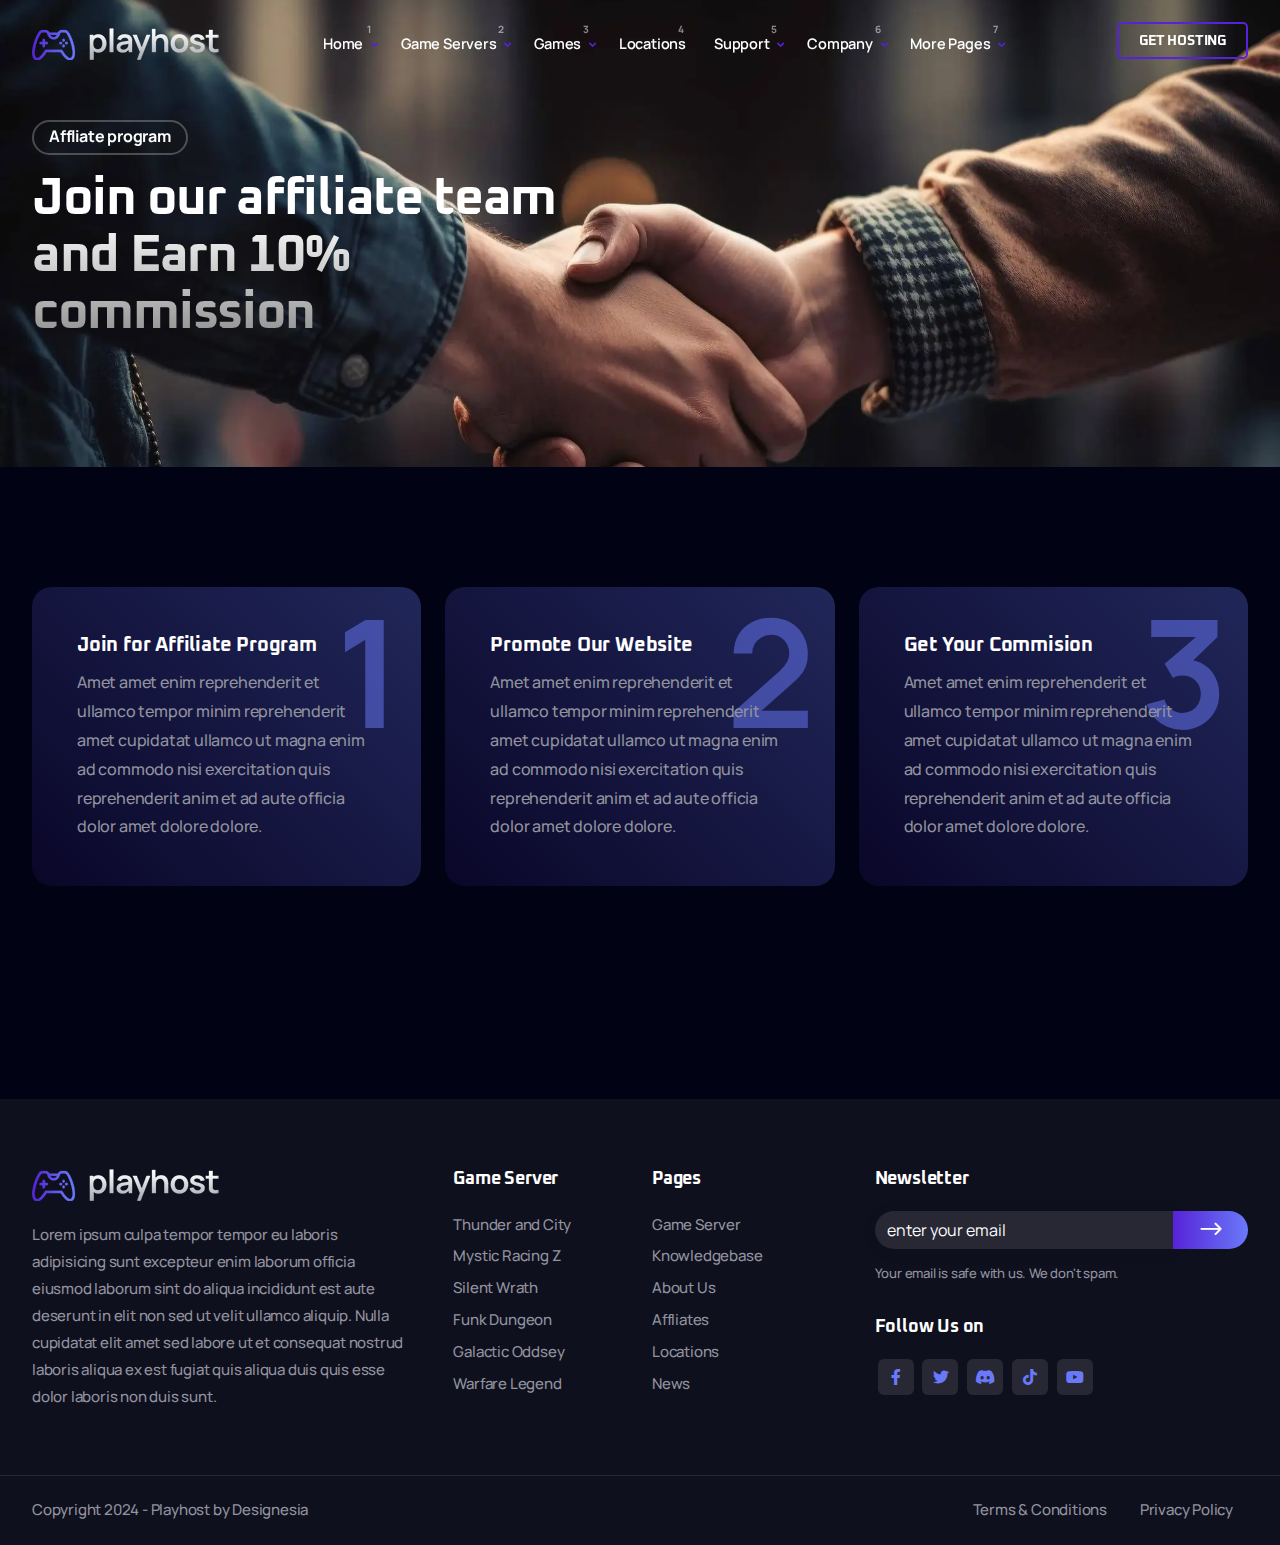
<file: affliate.html>
<!DOCTYPE html>
<html lang="en">

<head>
    <title>Playhost - Game Hosting Website Template</title>
    <link rel="icon" href="images/icon.png" type="image/gif" sizes="16x16">
    <meta content="text/html;charset=utf-8" http-equiv="Content-Type">
    <meta content="width=device-width, initial-scale=1.0" name="viewport" >
    <meta content="Playhost - Game Hosting Website Template" name="description" >
    <meta content="" name="keywords" >
    <meta content="" name="author" >
    <!-- CSS Files
    ================================================== -->
    <link href="css/bootstrap.min.css" rel="stylesheet" type="text/css" id="bootstrap">
    <link href="css/plugins.css" rel="stylesheet" type="text/css" >
    <link href="css/swiper.css" rel="stylesheet" type="text/css" >
    <link href="css/style.css" rel="stylesheet" type="text/css" >
    <link href="css/coloring.css" rel="stylesheet" type="text/css" >
    <!-- color scheme -->
    <link id="colors" href="css/colors/scheme-01.css" rel="stylesheet" type="text/css" >

</head>

<body class="dark-scheme">
    <div id="wrapper">
        <div class="float-text show-on-scroll">
            <span><a href="#">Scroll to top</a></span>
        </div>
        <div class="scrollbar-v show-on-scroll"></div>
        <!-- page preloader begin -->
        <div id="de-loader"></div>
        <!-- page preloader close -->

        <!-- header begin -->
        <header class="transparent">
            <div class="container">
                <div class="row">
                    <div class="col-md-12">
                        <div class="de-flex sm-pt10">
                            <div class="de-flex-col">
                                <div class="de-flex-col">
                                    <!-- logo begin -->
                                    <div id="logo">
                                        <a href="index.html">
                                            <img class="logo-main" src="images/logo.png" alt="" >
                                            <img class="logo-mobile" src="images/logo-mobile.png" alt="" >
                                        </a>
                                    </div>
                                    <!-- logo close -->
                                </div>
                            </div>
                            <div class="de-flex-col header-col-mid">
                                <ul id="mainmenu">
                                    <li><a class="menu-item" href="homepage-3.html">Home</a>
                                        <ul class="mega">
                                            <li>
                                                <div class="container">
                                                    <div class="sb-menu p-4">
                                                        <div class="row g-4">

                                                            <div class="col-lg-2">
                                                                <a class="d-img-preview" href="index.html">
                                                                    <img src="images/demo/homepage-1.webp" class="color img-fluid" alt="">
                                                                </a>
                                                            </div>

                                                             <div class="col-lg-2">
                                                                <a class="d-img-preview" href="homepage-2.html">
                                                                    <img src="images/demo/homepage-2.webp" class="color img-fluid" alt="">
                                                                </a>
                                                            </div>

                                                             <div class="col-lg-2">
                                                                <a class="d-img-preview" href="homepage-3.html">
                                                                    <img src="images/demo/homepage-3.webp" class="color img-fluid" alt="">
                                                                </a>
                                                            </div>

                                                             <div class="col-lg-2">
                                                                <a class="d-img-preview" href="homepage-4.html">
                                                                    <img src="images/demo/homepage-4.webp" class="color img-fluid" alt="">
                                                                </a>
                                                            </div>

                                                             <div class="col-lg-2">
                                                                <a class="d-img-preview" href="homepage-5.html">
                                                                    <img src="images/demo/homepage-5.webp" class="color img-fluid" alt="">
                                                                </a>
                                                            </div>

                                                             <div class="col-lg-2">
                                                                <a class="d-img-preview" href="homepage-6.html">
                                                                    <img src="images/demo/homepage-6.webp" class="color img-fluid" alt="">
                                                                </a>
                                                            </div>

                                                             <div class="col-lg-2">
                                                                <a class="d-img-preview" href="homepage-7.html">
                                                                    <img src="images/demo/homepage-7.webp" class="color img-fluid" alt="">
                                                                </a>
                                                            </div>

                                                             <div class="col-lg-2">
                                                                <a class="d-img-preview" href="homepage-8.html">
                                                                    <img src="images/demo/homepage-8.webp" class="color img-fluid" alt="">
                                                                </a>
                                                            </div>

                                                             <div class="col-lg-2">
                                                                <a class="d-img-preview" href="homepage-9.html">
                                                                    <img src="images/demo/homepage-9.webp" class="color img-fluid" alt="">
                                                                </a>
                                                            </div>

                                                             <div class="col-lg-2">
                                                                <a class="d-img-preview" href="02_index.html">
                                                                    <img src="images/demo/homepage-light-1.webp" class="color img-fluid" alt="">
                                                                </a>
                                                            </div>

                                                             <div class="col-lg-2">
                                                                <a class="d-img-preview" href="onepage-1.html">
                                                                    <img src="images/demo/onepage-1.webp" class="color img-fluid" alt="">
                                                                </a>
                                                            </div>

                                                            <div class="col-lg-2">
                                                                <a class="d-img-preview" href="onepage-2.html">
                                                                    <img src="images/demo/onepage-2.webp" class="color img-fluid" alt="">
                                                                </a>
                                                            </div>

                                                        </div>
                                                    </div>
                                                </div>                                                
                                            </li>
                                        </ul>
                                    </li>
                                    <li>
                                        <a class="menu-item" href="game-server-1.html">Game Servers</a>
                                        <ul>
                                            <li><a class="menu-item" href="game-server-1.html">Games Server One</a></li>
                                            <li><a class="menu-item" href="game-server-2.html">Games Server Two</a></li>
                                            <li><a class="menu-item" href="pricing-table-one.html">Pricing Table One</a></li>
                                            <li><a class="menu-item" href="pricing-table-two.html">Pricing Table Two</a></li>
                                            <li><a class="menu-item" href="pricing-table-three.html">Pricing Table Three</a></li>
                                            <li><a class="menu-item new" href="pricing-table-four.html">Pricing Table Four</a></li>
                                        </ul>
                                    </li>
                                    <li>
                                        <a class="menu-item" href="game-server-1.html">Games</a>
                                        <ul class="mega">
                                            <li>
                                                <div class="container">
                                                    <div class="sb-menu p-lg-4 p-sm-0">
                                                        <div class="row g-lg-4 g-sm-0">
                                                            <div class="col-lg-3">
                                                                <div class="d-list-small">
                                                                    <a href="pricing-table-one.html">
                                                                        <img src="images/covers-square/1.webp" class="" alt="">
                                                                        <h5>Thunder and City</h5>
                                                                    </a>
                                                                </div>
                                                                <div class="d-list-small">
                                                                    <a href="pricing-table-two.html">
                                                                        <img src="images/covers-square/2.webp" class="" alt="">
                                                                        <h5>Mystic Racing Z</h5>
                                                                    </a>
                                                                </div>
                                                                <div class="d-list-small">
                                                                    <a href="pricing-table-three.html">
                                                                        <img src="images/covers-square/3.webp" class="" alt="">
                                                                        <h5>Silent Wrath</h5>
                                                                    </a>
                                                                </div>
                                                            </div>

                                                            <div class="col-lg-3">
                                                                <div class="d-list-small">
                                                                    <a href="pricing-table-four.html">
                                                                        <img src="images/covers-square/4.webp" class="" alt="">
                                                                        <h5>Funk Dungeon</h5>
                                                                    </a>
                                                                </div>
                                                                <div class="d-list-small">
                                                                    <a href="pricing-table-one.html">
                                                                        <img src="images/covers-square/5.webp" class="" alt="">
                                                                        <h5>Galactic Odyssey</h5>
                                                                    </a>
                                                                </div>
                                                                <div class="d-list-small">
                                                                    <a href="pricing-table-two.html">
                                                                        <img src="images/covers-square/6.webp" class="" alt="">
                                                                        <h5>Warfare Legends</h5>
                                                                    </a>
                                                                </div>
                                                            </div>

                                                            <div class="col-lg-3">
                                                                <div class="d-list-small">
                                                                    <a href="pricing-table-three.html">
                                                                        <img src="images/covers-square/7.webp" class="" alt="">
                                                                        <h5>Raceway Revolution</h5>
                                                                    </a>
                                                                </div>
                                                                <div class="d-list-small">
                                                                    <a href="pricing-table-four.html">
                                                                        <img src="images/covers-square/8.webp" class="" alt="">
                                                                        <h5>Starborne Odyssey</h5>
                                                                    </a>
                                                                </div>
                                                                <div class="d-list-small">
                                                                    <a href="pricing-table-one.html">
                                                                        <img src="images/covers-square/9.webp" class="" alt="">
                                                                        <h5>Cyber Nexus</h5>
                                                                    </a>
                                                                </div>
                                                            </div>

                                                            <div class="col-lg-3">
                                                                <div class="d-list-small">
                                                                    <a href="pricing-table-two.html">
                                                                        <img src="images/covers-square/10.webp" class="" alt="">
                                                                        <h5>Ancient Realms</h5>
                                                                    </a>
                                                                </div>
                                                                <div class="d-list-small">
                                                                    <a href="pricing-table-three.html">
                                                                        <img src="images/covers-square/11.webp" class="" alt="">
                                                                        <h5>Alien Football</h5>
                                                                    </a>
                                                                </div>
                                                                <div class="d-list-small">
                                                                    <a href="pricing-table-four.html">
                                                                        <img src="images/covers-square/12.webp" class="" alt="">
                                                                        <h5>Shadow of Night</h5>
                                                                    </a>
                                                                </div>
                                                            </div>

                                                        </div>
                                                    </div>
                                                </div>                                                
                                            </li>
                                        </ul>
                                    </li>
                                    <li><a class="menu-item" href="locations.html">Locations</a></li>
                                    <li><a class="menu-item" href="#">Support</a>
                                        <ul>
                                            <li><a class="menu-item" href="knowledgebase.html">Knowledgebase</a></li>
                                            <li><a class="menu-item" href="faq.html">FAQ</a></li>
                                            <li><a class="menu-item" href="contact.html">Contact</a></li>
                                        </ul>
                                    </li>
                                    <li><a class="menu-item" href="#">Company</a>
                                        <ul>
                                            <li><a class="menu-item" href="about.html">About Us</a></li>
                                            <li><a class="menu-item" href="affliate.html">Affliates</a></li>
                                            <li><a class="menu-item" href="news.html">News</a></li>
                                        </ul>
                                    </li>
                                    <li><a class="menu-item" href="#">More Pages</a>
                                        <ul>
                                            <li><a class="menu-item" href="login.html">Login</a></li>
                                            <li><a class="menu-item" href="register.html">Register</a></li>
                                        </ul>
                                    </li>
                                </ul>
                            </div>
                            <div class="de-flex-col">
                                <div class="menu_side_area">
                                    <a href="game-server-1.html" class="btn-main btn-line"><span>Get Hosting</span></a>
                                    <span id="menu-btn"></span>
                                </div>
                            </div>
                        </div>
                    </div>
                </div>
            </div>
        </header>
        <!-- header close -->
        <!-- content begin -->
        <div class="no-bottom no-top" id="content">
            <div id="top"></div>

            <section id="subheader" class="jarallax">
                <img src="images/background/subheader-affliate.webp" class="jarallax-img" alt="">
                <div class="container z-1000">
                    <div class="row">
                        <div class="col-lg-12">
                            <div class="subtitle wow fadeInUp mb-3">Affliate program</div>
                        </div>
                        <div class="col-lg-6">
                            <h2 class="wow fadeInUp mb20" data-wow-delay=".2s">Join our affiliate team and  Earn 10% commission</h2>
                        </div>                 
                    </div>
                </div>
            </section>
            
            <section>
                <div class="container">
                    <div class="row row-flex">
                        <div class="col-lg-4 mb30 wow fadeInRight" data-wow-delay=".2s">
                            <div class="de-step-s1">
                                <div class="d-number wow rotateIn" data-wow-delay=".2s">1</div>
                                <h4>Join for Affiliate Program</h4>
                                <p class="">Amet amet enim reprehenderit et ullamco tempor minim reprehenderit amet cupidatat ullamco ut magna enim ad commodo nisi exercitation quis reprehenderit anim et ad aute officia dolor amet dolore dolore.</p>
                            </div>
                        </div>
                        <div class="col-lg-4 mb30 wow fadeInRight" data-wow-delay=".4s">
                            <div class="de-step-s1">
                                <div class="d-number wow rotateIn" data-wow-delay=".4s">2</div>
                                <h4>Promote Our Website</h4>
                                <p class="">Amet amet enim reprehenderit et ullamco tempor minim reprehenderit amet cupidatat ullamco ut magna enim ad commodo nisi exercitation quis reprehenderit anim et ad aute officia dolor amet dolore dolore.</p>
                            </div>
                        </div>
                        <div class="col-lg-4 mb30 wow fadeInRight" data-wow-delay=".6s">
                            <div class="de-step-s1">
                                <div class="d-number wow rotateIn" data-wow-delay=".6s">3</div>
                                <h4>Get Your Commision</h4>
                                <p class="">Amet amet enim reprehenderit et ullamco tempor minim reprehenderit amet cupidatat ullamco ut magna enim ad commodo nisi exercitation quis reprehenderit anim et ad aute officia dolor amet dolore dolore.</p>
                            </div>
                        </div>
                    </div>

                    <div class="col-lg-12 text-center">
                        <a class="btn-main btn-lg wow zoomIn" href="#"><span>Join Today</span></a>
                    </div>
                </div>

            </section>

        </div>
        <!-- content close -->
        <!-- footer begin -->
        <footer>
            <div class="container">
                <div class="row gx-5">
                    <div class="col-lg-4">
                        <img src="images/logo.png" alt="" >
                        <div class="spacer-20"></div>
                        <p>Lorem ipsum culpa tempor tempor eu laboris adipisicing sunt excepteur enim laborum officia eiusmod laborum sint do aliqua incididunt est aute deserunt in elit non sed ut velit ullamco aliquip. Nulla cupidatat elit amet sed labore ut et consequat nostrud laboris aliqua ex est fugiat quis aliqua duis quis esse dolor laboris non duis sunt.</p>
                    </div>
                    <div class="col-lg-4">
                        <div class="row">
                            <div class="col-lg-6 col-sm-6">
                                <div class="widget">
                                    <h5>Game Server</h5>
                                    <ul>
                                        <li><a href="#">Thunder and City</a></li>
                                        <li><a href="#">Mystic Racing Z</a></li>
                                        <li><a href="#">Silent Wrath</a></li>
                                        <li><a href="#">Funk Dungeon</a></li>
                                        <li><a href="#">Galactic Oddsey</a></li>
                                        <li><a href="#">Warfare Legend</a></li>
                                    </ul>
                                </div>
                            </div>
                            <div class="col-lg-6 col-sm-6">
                                <div class="widget">
                                    <h5>Pages</h5>
                                    <ul>
                                        <li><a href="#">Game Server</a></li>
                                        <li><a href="#">Knowledgebase</a></li>
                                        <li><a href="#">About Us</a></li>
                                        <li><a href="#">Affliates</a></li>
                                        <li><a href="#">Locations</a></li>
                                        <li><a href="#">News</a></li>
                                    </ul>
                                </div>
                            </div>
                        </div>
                    </div>
                    <div class="col-lg-4">
                        <div class="widget">
                            <h5>Newsletter</h5>
                            <form action="blank.php" class="row form-dark" id="form_subscribe" method="post" name="form_subscribe">
                                <div class="col text-center">
                                    <input class="form-control" id="txt_subscribe" name="txt_subscribe" placeholder="enter your email" type="text" > <a href="#" id="btn-subscribe"><i class="arrow_right bg-color-secondary"></i></a>
                                    <div class="clearfix"></div>
                                </div>
                            </form>
                            <div class="spacer-10"></div>
                            <small>Your email is safe with us. We don't spam.</small>
                            <div class="spacer-30"></div>
                            <div class="widget">
                                <h5>Follow Us on</h5>
                                <div class="social-icons">
                                    <a href="#"><i class="fa-brands fa-facebook-f"></i></a>
                                    <a href="#"><i class="fa-brands fa-twitter"></i></a>
                                    <a href="#"><i class="fa-brands fa-discord"></i></a>
                                    <a href="#"><i class="fa-brands fa-tiktok"></i></a>
                                    <a href="#"><i class="fa-brands fa-youtube"></i></a>
                                </div>
                            </div>
                        </div>
                    </div>
                </div>
            </div>
            <div class="subfooter">
                <div class="container">
                    <div class="row">
                        <div class="col-md-12">
                            <div class="de-flex">
                                <div class="de-flex-col">
                                    <a href="index.html">
                                        Copyright 2024 - Playhost by Designesia
                                    </a>
                                </div>
                                <ul class="menu-simple">
                                    <li><a href="#">Terms &amp; Conditions</a></li>
                                    <li><a href="#">Privacy Policy</a></li>
                                </ul>
                            </div>
                        </div>
                    </div>
                </div>
            </div>
        </footer>
        <!-- footer close -->
    </div>


    <!-- Javascript Files
    ================================================== -->
    <script src="js/plugins.js"></script>
    <script src="js/designesia.js"></script>
</body>

</html>
</file>
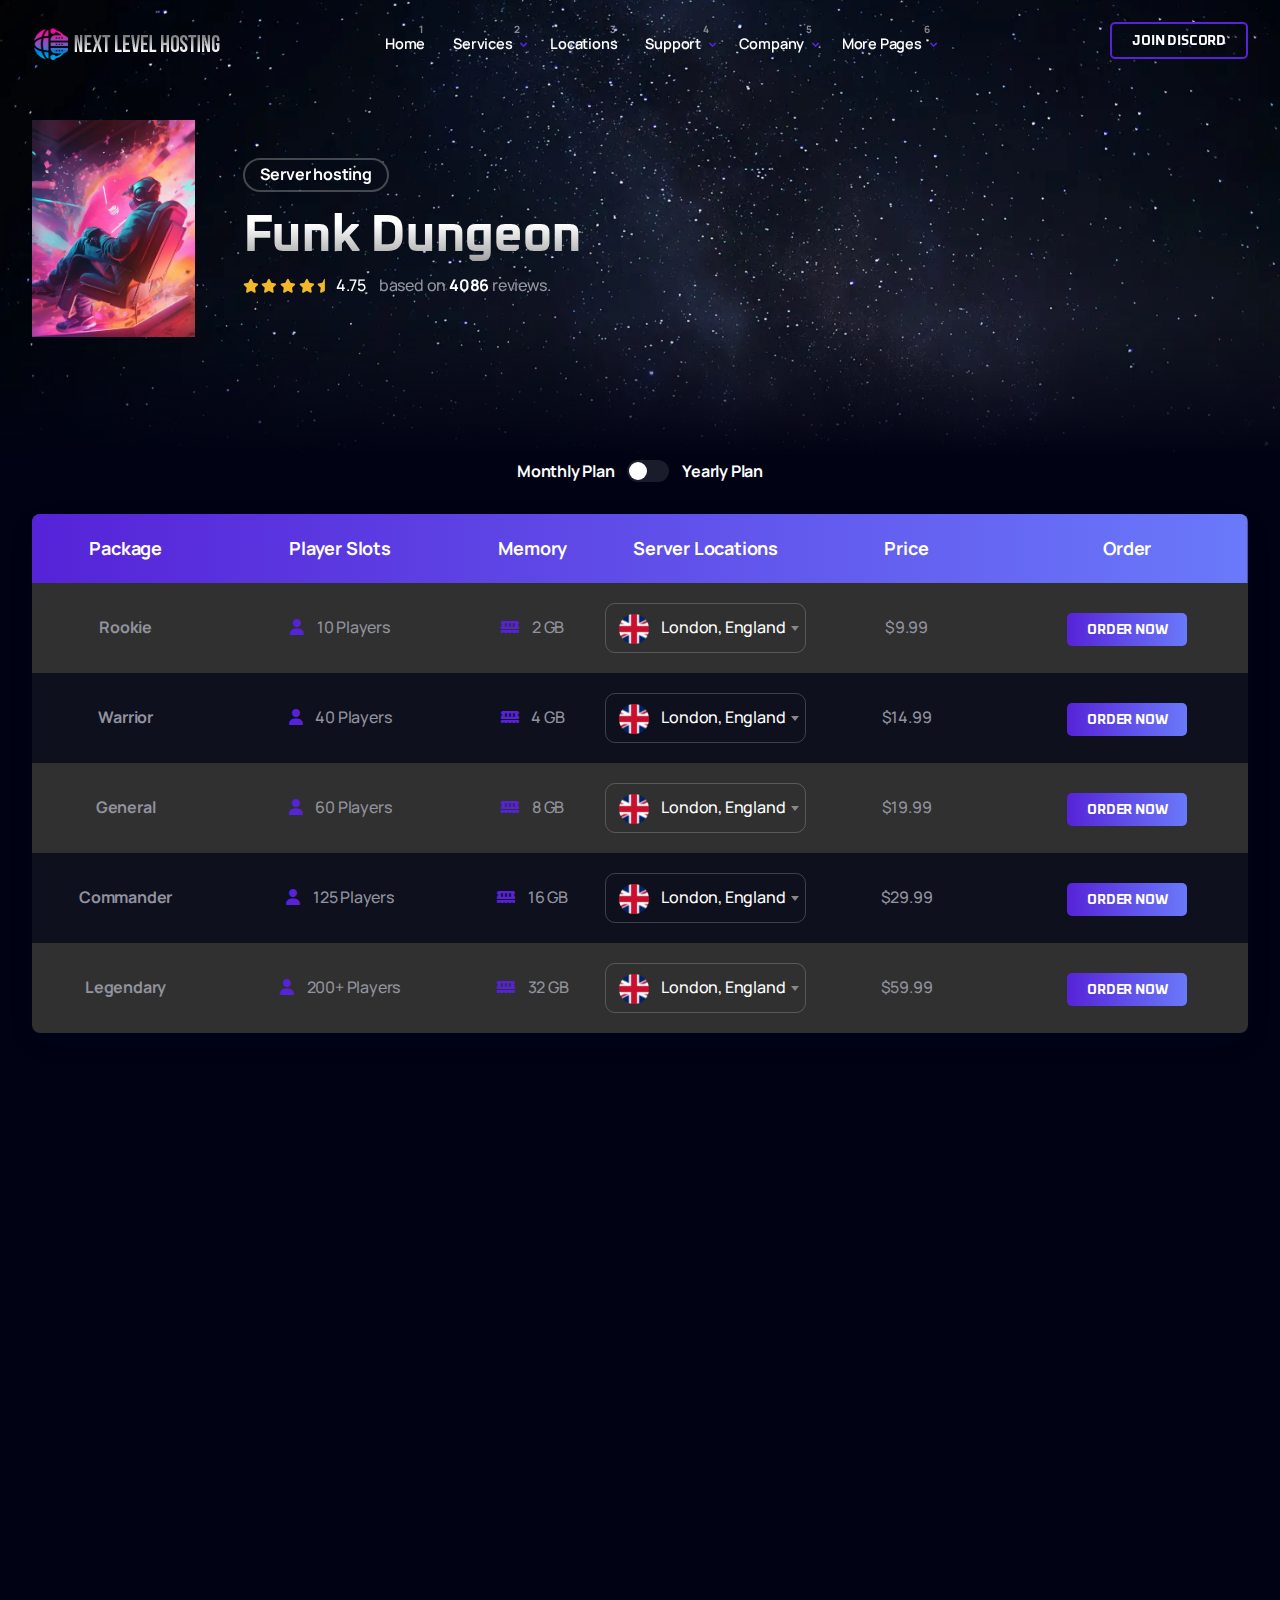
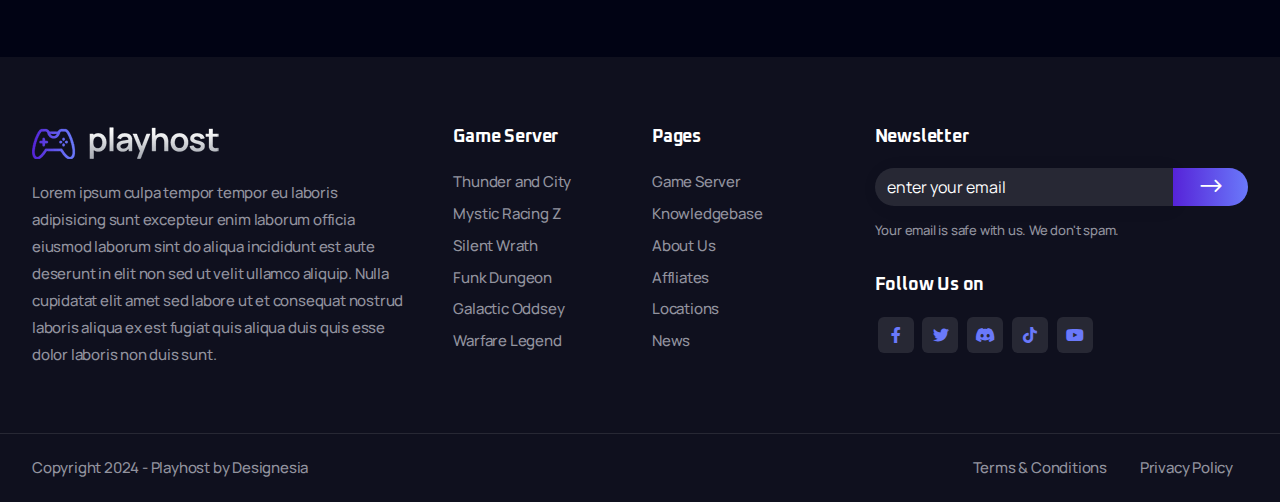
<file: ARK.html>
<!DOCTYPE html>
<html lang="en">

<head>
    <title>Playhost - Game Hosting Website Template</title>
    <link rel="icon" href="images/icon.png" type="image/gif" sizes="16x16">
    <meta content="text/html;charset=utf-8" http-equiv="Content-Type">
    <meta content="width=device-width, initial-scale=1.0" name="viewport" >
    <meta content="Playhost - Game Hosting Website Template" name="description" >
    <meta content="" name="keywords" >
    <meta content="" name="author" >
    <!-- CSS Files
    ================================================== -->
    <link href="css/bootstrap.min.css" rel="stylesheet" type="text/css" id="bootstrap">
    <link href="css/plugins.css" rel="stylesheet" type="text/css" >
    <link href="css/swiper.css" rel="stylesheet" type="text/css" >
    <link href="css/style.css" rel="stylesheet" type="text/css" >
    <link href="css/coloring.css" rel="stylesheet" type="text/css" >
    <!-- color scheme -->
    <link id="colors" href="css/colors/scheme-01.css" rel="stylesheet" type="text/css" >

</head>

<body class="dark-scheme">
    <div id="wrapper">
        <div class="float-text show-on-scroll">
            <span><a href="#">Scroll to top</a></span>
        </div>
        <div class="scrollbar-v show-on-scroll"></div>
        <!-- page preloader begin -->
        <div id="de-loader"></div>
        <!-- page preloader close -->

        <!-- header begin -->
        <header class="transparent">
            <div class="container">
                <div class="row">
                    <div class="col-md-12">
                        <div class="de-flex sm-pt10">
                            <div class="de-flex-col">
                                <div class="de-flex-col">
                                    <!-- logo begin -->
                                    <div id="logo">
                                        <a href="index.html">
                                            <img class="logo-main" src="images/logo2.png" alt="" >
                                            <img class="logo-mobile" src="images/logo-mobile2.png" alt="" >
                                        </a>
                                    </div>
                                    <!-- logo close -->
                                </div>
                            </div>
                            <div class="de-flex-col header-col-mid">
                                <ul id="mainmenu">
                                  <li><a class="menu-item" href="homepage-3.html">Home</a>

                                    </li>
                                    <li>
                                        <a class="menu-item" href="VPS-KVM.html">Services</a>
                                        <ul>
                                          <li><a class="menu-item new" href="VPS-KVM.html">VPS/KVM</a></li>
                                          <li><a class="menu-item" href="ARK.html">ARK: Survival Evolved</a></li>
                                          <li><a class="menu-item" href="Minecraft.html">Minecraft</a></li>
                                          <li><a class="menu-item" href="Rust.html">Rust</a></li>
                                          <li><a class="menu-item" href="FiveM.html">FiveM</a></li>
                                      </ul>
                                    </li>
                                    <li><a class="menu-item" href="locations.html">Locations</a></li>
                                    <li><a class="menu-item" href="#">Support</a>
                                        <ul>
                                            <li><a class="menu-item" href="knowledgebase.html">Knowledgebase</a></li>
                                            <li><a class="menu-item" href="faq.html">FAQ</a></li>
                                            <li><a class="menu-item" href="contact.html">Contact</a></li>
                                        </ul>
                                    </li>
                                    <li><a class="menu-item" href="#">Company</a>
                                        <ul>
                                            <li><a class="menu-item" href="about.html">About Us</a></li>
                                            <li><a class="menu-item" href="affliate.html">Affliates</a></li>
                                            <li><a class="menu-item" href="news.html">News</a></li>
                                        </ul>
                                    </li>
                                    <li><a class="menu-item" href="#">More Pages</a>
                                        <ul>
                                            <li><a class="menu-item" href="login.html">Login</a></li>
                                            <li><a class="menu-item" href="register.html">Register</a></li>
                                        </ul>
                                    </li>
                                </ul>
                            </div>
                            <div class="de-flex-col">
                              <div class="de-flex-col">
                                <div class="menu_side_area">
                                    <a href="https://discord.gg/d4ZNCD7NPG" class="btn-main btn-line"><span>Join Discord</span></a>
                                    <span id="menu-btn"></span>
                                </div>
                            </div>
                            </div>
                        </div>
                    </div>
                </div>
            </div>
        </header>
        <!-- header close -->
        <!-- content begin -->
        <div class="no-bottom no-top" id="content">
            <div id="top"></div>
            <!-- section begin -->
            <section id="subheader" class="jarallax">
                <div class="de-gradient-edge-bottom"></div>
                <img src="images/background/subheader-game.webp" class="jarallax-img" alt="">
                <div class="container z-1000">
                    <div class="row gx-5 align-items-center">
                        <div class="col-lg-2 d-lg-block d-none">
                            <img src="images/covers/4.webp" class="img-fluid wow fadeInUp" alt="">
                        </div>
                        <div class="col-lg-6">
                            <div class="subtitle wow fadeInUp mb-3">Server hosting</div>
                            <h2 class="wow fadeInUp mb20" data-wow-delay=".2s">Funk Dungeon</h2>
                            <div class="de-rating-ext wow fadeInUp" data-wow-delay=".4s">
                                <span class="d-stars">
                                    <i class="fa fa-star"></i>
                                    <i class="fa fa-star"></i>
                                    <i class="fa fa-star"></i>
                                    <i class="fa fa-star"></i>
                                    <i class="fa fa-star-half"></i>
                                </span>
                                <span class="d-val">4.75</span>
                                based on <strong>4086</strong> reviews.
                            </div>
                        </div>      
                    </div>
                </div>
            </section>
            <!-- section close -->

            <section class="no-top">
                <div class="container">
                    <div class="row">
                        <div class="col-lg-12 text-center wow fadeInUp">
                            <div class="switch-set">
                                <div>Monthly Plan</div>
                                <div><input id="sw-1" class="switch" type="checkbox" ></div>
                                <div>Yearly Plan</div>
                                <div class="spacer-20"></div>
                            </div>
                        </div>

                        <div class="col-md-12">
                            <table class="table table-pricing dark-style text-center">
                              <thead>
                                <tr>
                                  <th scope="col">Package</th>
                                  <th scope="col">Player Slots</th>
                                  <th scope="col">Memory</th>
                                  <th scope="col">Server Locations</th>
                                  <th scope="col">Price</th>
                                  <th scope="col">Order</th>
                                </tr>
                              </thead>
                              <tbody>
                                <tr>
                                  <th><span class="lbl">Package name</span>Rookie</th>
                                  <td><span class="lbl">Player Slots</span><i class="fa fa-user id-color"></i> 10 Players</td>
                                  <td><span class="lbl">Memory</span><i class="fa fa-memory id-color"></i> 2 GB</td>
                                  <td class="d-spc"><span class="lbl">Server Locations</span>
                                    <div class="select-wrap">
                                        <select name='Server Location' class="server_location" class="form-control">
                                      <option value='option-1' data-src="images/flags/united-kingdom.png">
                                        London, England
                                      </option>
                                      <option value='option-2' data-src="images/flags/france.png">
                                        Paris, France
                                      </option>
                                      <option value='option-3' data-src="images/flags/germany.png">
                                        Frankurt, Germany
                                      </option>
                                      <option value='option-4' data-src="images/flags/netherlands.png">
                                        Amsterdam, Netherlands
                                      </option>
                                      <option value='option-5' data-src="images/flags/sweden.png">
                                        Stockholm, Sweden
                                      </option>
                                      <option value='option-6' data-src="images/flags/finland.png">
                                        Helsinki, Finland
                                      </option>
                                      <option value='option-7' data-src="images/flags/usa.png">
                                        Los Angeles, USA
                                      </option>
                                      <option value='option-8' data-src="images/flags/canada.png">
                                        Quebec, Canada
                                      </option>
                                      <option value='option-9' data-src="images/flags/australia.png">
                                        Sydney, Australia
                                      </option>
                                      <option value='option-10' data-src="images/flags/brazil.png">
                                        Sau Paulo, Brazil
                                      </option>
                                      <option value='option-11' data-src="images/flags/thailand.png">
                                        Bangkok, Thailand
                                      </option>
                                      <option value='option-12' data-src="images/flags/indonesia.png">
                                        Jakarta, Indonesia
                                      </option>
                                    </select>
                                    </div>
                                  </td>
                                  <td class="d-spc"><span class="lbl">Price</span><span class="opt-1">$9.99</span><span class="opt-2">$5.99</span></td>
                                  <td>
                                    <a href="#" class="btn-main opt-1"><span>Order Now</span></a>
                                    <a href="#" class="btn-main opt-2"><span>Order Now</span></a>
                                  </td>
                                </tr>
                                <tr>
                                  <th><span class="lbl">Package name</span>Warrior</th>
                                  <td><span class="lbl">Player Slots</span><i class="fa fa-user id-color"></i> 40 Players</td>
                                  <td><span class="lbl">Memory</span><i class="fa fa-memory id-color"></i> 4 GB</td>
                                  <td class="d-spc"><span class="lbl">Server Locations</span>
                                    <div class="select-wrap">
                                        <select name='Server Location' class="server_location" class="form-control">
                                      <option value='option-1' data-src="images/flags/united-kingdom.png">
                                        London, England
                                      </option>
                                      <option value='option-2' data-src="images/flags/france.png">
                                        Paris, France
                                      </option>
                                      <option value='option-3' data-src="images/flags/germany.png">
                                        Frankurt, Germany
                                      </option>
                                      <option value='option-4' data-src="images/flags/netherlands.png">
                                        Amsterdam, Netherlands
                                      </option>
                                      <option value='option-5' data-src="images/flags/sweden.png">
                                        Stockholm, Sweden
                                      </option>
                                      <option value='option-6' data-src="images/flags/finland.png">
                                        Helsinki, Finland
                                      </option>
                                      <option value='option-7' data-src="images/flags/usa.png">
                                        Los Angeles, USA
                                      </option>
                                      <option value='option-8' data-src="images/flags/canada.png">
                                        Quebec, Canada
                                      </option>
                                      <option value='option-9' data-src="images/flags/australia.png">
                                        Sydney, Australia
                                      </option>
                                      <option value='option-10' data-src="images/flags/brazil.png">
                                        Sau Paulo, Brazil
                                      </option>
                                      <option value='option-11' data-src="images/flags/thailand.png">
                                        Bangkok, Thailand
                                      </option>
                                      <option value='option-12' data-src="images/flags/indonesia.png">
                                        Jakarta, Indonesia
                                      </option>
                                    </select>
                                    </div>
                                  </td>
                                  <td class="d-spc"><span class="lbl">Price</span><span class="opt-1">$14.99</span><span class="opt-2">$9.99</span></td>
                                  <td>
                                    <a href="#" class="btn-main opt-1"><span>Order Now</span></a>
                                    <a href="#" class="btn-main opt-2"><span>Order Now</span></a>
                                  </td>
                                </tr>
                                
                                <tr>
                                  <th><span class="lbl">Package name</span>General</th>
                                  <td><span class="lbl">Player Slots</span><i class="fa fa-user id-color"></i> 60 Players</td>
                                  <td><span class="lbl">Memory</span><i class="fa fa-memory id-color"></i> 8 GB</td>
                                  <td class="d-spc"><span class="lbl">Server Locations</span>
                                    <div class="select-wrap">
                                        <select name='Server Location' class="server_location" class="form-control">
                                      <option value='option-1' data-src="images/flags/united-kingdom.png">
                                        London, England
                                      </option>
                                      <option value='option-2' data-src="images/flags/france.png">
                                        Paris, France
                                      </option>
                                      <option value='option-3' data-src="images/flags/germany.png">
                                        Frankurt, Germany
                                      </option>
                                      <option value='option-4' data-src="images/flags/netherlands.png">
                                        Amsterdam, Netherlands
                                      </option>
                                      <option value='option-5' data-src="images/flags/sweden.png">
                                        Stockholm, Sweden
                                      </option>
                                      <option value='option-6' data-src="images/flags/finland.png">
                                        Helsinki, Finland
                                      </option>
                                      <option value='option-7' data-src="images/flags/usa.png">
                                        Los Angeles, USA
                                      </option>
                                      <option value='option-8' data-src="images/flags/canada.png">
                                        Quebec, Canada
                                      </option>
                                      <option value='option-9' data-src="images/flags/australia.png">
                                        Sydney, Australia
                                      </option>
                                      <option value='option-10' data-src="images/flags/brazil.png">
                                        Sau Paulo, Brazil
                                      </option>
                                      <option value='option-11' data-src="images/flags/thailand.png">
                                        Bangkok, Thailand
                                      </option>
                                      <option value='option-12' data-src="images/flags/indonesia.png">
                                        Jakarta, Indonesia
                                      </option>
                                    </select>
                                    </div>
                                  </td>
                                  <td class="d-spc"><span class="lbl">Price</span><span class="opt-1">$19.99</span><span class="opt-2">$14.99</span></td>
                                  <td>
                                    <a href="#" class="btn-main opt-1"><span>Order Now</span></a>
                                    <a href="#" class="btn-main opt-2"><span>Order Now</span></a>
                                  </td>
                                </tr>
                                
                                <tr>
                                  <th><span class="lbl">Package name</span>Commander</th>
                                  <td><span class="lbl">Player Slots</span><i class="fa fa-user id-color"></i> 125 Players</td>
                                  <td><span class="lbl">Memory</span><i class="fa fa-memory id-color"></i> 16 GB</td>
                                  <td class="d-spc"><span class="lbl">Server Locations</span>
                                    <div class="select-wrap">
                                        <select name='Server Location' class="server_location" class="form-control">
                                      <option value='option-1' data-src="images/flags/united-kingdom.png">
                                        London, England
                                      </option>
                                      <option value='option-2' data-src="images/flags/france.png">
                                        Paris, France
                                      </option>
                                      <option value='option-3' data-src="images/flags/germany.png">
                                        Frankurt, Germany
                                      </option>
                                      <option value='option-4' data-src="images/flags/netherlands.png">
                                        Amsterdam, Netherlands
                                      </option>
                                      <option value='option-5' data-src="images/flags/sweden.png">
                                        Stockholm, Sweden
                                      </option>
                                      <option value='option-6' data-src="images/flags/finland.png">
                                        Helsinki, Finland
                                      </option>
                                      <option value='option-7' data-src="images/flags/usa.png">
                                        Los Angeles, USA
                                      </option>
                                      <option value='option-8' data-src="images/flags/canada.png">
                                        Quebec, Canada
                                      </option>
                                      <option value='option-9' data-src="images/flags/australia.png">
                                        Sydney, Australia
                                      </option>
                                      <option value='option-10' data-src="images/flags/brazil.png">
                                        Sau Paulo, Brazil
                                      </option>
                                      <option value='option-11' data-src="images/flags/thailand.png">
                                        Bangkok, Thailand
                                      </option>
                                      <option value='option-12' data-src="images/flags/indonesia.png">
                                        Jakarta, Indonesia
                                      </option>
                                    </select>
                                    </div>
                                  </td>
                                  <td class="d-spc"><span class="lbl">Price</span><span class="opt-1">$29.99</span><span class="opt-2">$24.99</span></td>
                                  <td>
                                    <a href="#" class="btn-main opt-1"><span>Order Now</span></a>
                                    <a href="#" class="btn-main opt-2"><span>Order Now</span></a>
                                  </td>
                                </tr>
                                
                                <tr>
                                  <th><span class="lbl">Package name</span>Legendary</th>
                                  <td><span class="lbl">Player Slots</span><i class="fa fa-user id-color"></i> 200+ Players</td>
                                  <td><span class="lbl">Memory</span><i class="fa fa-memory id-color"></i> 32 GB</td>
                                  <td class="d-spc"><span class="lbl">Server Locations</span>
                                    <div class="select-wrap">
                                        <select name='Server Location' class="server_location" class="form-control">
                                      <option value='option-1' data-src="images/flags/united-kingdom.png">
                                        London, England
                                      </option>
                                      <option value='option-2' data-src="images/flags/france.png">
                                        Paris, France
                                      </option>
                                      <option value='option-3' data-src="images/flags/germany.png">
                                        Frankurt, Germany
                                      </option>
                                      <option value='option-4' data-src="images/flags/netherlands.png">
                                        Amsterdam, Netherlands
                                      </option>
                                      <option value='option-5' data-src="images/flags/sweden.png">
                                        Stockholm, Sweden
                                      </option>
                                      <option value='option-6' data-src="images/flags/finland.png">
                                        Helsinki, Finland
                                      </option>
                                      <option value='option-7' data-src="images/flags/usa.png">
                                        Los Angeles, USA
                                      </option>
                                      <option value='option-8' data-src="images/flags/canada.png">
                                        Quebec, Canada
                                      </option>
                                      <option value='option-9' data-src="images/flags/australia.png">
                                        Sydney, Australia
                                      </option>
                                      <option value='option-10' data-src="images/flags/brazil.png">
                                        Sau Paulo, Brazil
                                      </option>
                                      <option value='option-11' data-src="images/flags/thailand.png">
                                        Bangkok, Thailand
                                      </option>
                                      <option value='option-12' data-src="images/flags/indonesia.png">
                                        Jakarta, Indonesia
                                      </option>
                                    </select>
                                    </div>
                                  </td>
                                  <td class="d-spc"><span class="lbl">Price</span><span class="opt-1">$59.99</span><span class="opt-2">$49.99</span></td>
                                  <td>
                                    <a href="#" class="btn-main opt-1"><span>Order Now</span></a>
                                    <a href="#" class="btn-main opt-2"><span>Order Now</span></a>
                                  </td>
                                </tr>
                                
                                
                                

                                

                              </tbody>
                            </table>
                        </div>                        
                    </div>
                </div>
            </section>

            <section class="no-top">
                <div class="container">
                    <div class="row g-4">
                        <div class="col-lg-6">
                            <div class="subtitle wow fadeInUp mb-3">Incredibly features</div>
                            <h2 class="wow fadeInUp mb20" data-wow-delay=".2s">Premium Features</h2>
                        </div>

                        <div class="col-lg-6"></div>

                        <div class="col-lg-3 col-sm-6 wow fadeInRight" data-wow-delay="0s">
                            <div>
                                <img src="images/icons/1.png" class="mb20" alt="">
                                <h4>Super Quick Setup</h4>
                                <p>Dolor minim in pariatur in deserunt laboris eu pariatur labore excepteur cupidatat cupidatat duis dolor in.</p>
                            </div>
                        </div>

                        <div class="col-lg-3 col-sm-6 wow fadeInRight" data-wow-delay=".2s">
                            <div>
                                <img src="images/icons/2.png" class="mb20" alt="">
                                <h4>Premium Hardware</h4>
                                <p>Dolor minim in pariatur in deserunt laboris eu pariatur labore excepteur cupidatat cupidatat duis dolor in.</p>
                            </div>
                        </div>

                        <div class="col-lg-3 col-sm-6 wow fadeInRight" data-wow-delay=".4s">
                            <div>
                                <img src="images/icons/3.png" class="mb20" alt="">
                                <h4>DDos Protection</h4>
                                <p>Dolor minim in pariatur in deserunt laboris eu pariatur labore excepteur cupidatat cupidatat duis dolor in.</p>
                            </div>
                        </div>

                        <div class="col-lg-3 col-sm-6 wow fadeInRight" data-wow-delay=".6s">
                            <div>
                                <img src="images/icons/4.png" class="mb20" alt="">
                                <h4>Fast Support</h4>
                                <p>Dolor minim in pariatur in deserunt laboris eu pariatur labore excepteur cupidatat cupidatat duis dolor in.</p>
                            </div>
                        </div>
                    </div>
                </div>
            </section>
            
        </div>
        <!-- content close -->
        <!-- footer begin -->
        <footer>
            <div class="container">
                <div class="row gx-5">
                    <div class="col-lg-4">
                        <img src="images/logo.png" alt="" >
                        <div class="spacer-20"></div>
                        <p>Lorem ipsum culpa tempor tempor eu laboris adipisicing sunt excepteur enim laborum officia eiusmod laborum sint do aliqua incididunt est aute deserunt in elit non sed ut velit ullamco aliquip. Nulla cupidatat elit amet sed labore ut et consequat nostrud laboris aliqua ex est fugiat quis aliqua duis quis esse dolor laboris non duis sunt.</p>
                    </div>
                    <div class="col-lg-4">
                        <div class="row">
                            <div class="col-lg-6 col-sm-6">
                                <div class="widget">
                                    <h5>Game Server</h5>
                                    <ul>
                                        <li><a href="#">Thunder and City</a></li>
                                        <li><a href="#">Mystic Racing Z</a></li>
                                        <li><a href="#">Silent Wrath</a></li>
                                        <li><a href="#">Funk Dungeon</a></li>
                                        <li><a href="#">Galactic Oddsey</a></li>
                                        <li><a href="#">Warfare Legend</a></li>
                                    </ul>
                                </div>
                            </div>
                            <div class="col-lg-6 col-sm-6">
                                <div class="widget">
                                    <h5>Pages</h5>
                                    <ul>
                                        <li><a href="#">Game Server</a></li>
                                        <li><a href="#">Knowledgebase</a></li>
                                        <li><a href="#">About Us</a></li>
                                        <li><a href="#">Affliates</a></li>
                                        <li><a href="#">Locations</a></li>
                                        <li><a href="#">News</a></li>
                                    </ul>
                                </div>
                            </div>
                        </div>
                    </div>
                    <div class="col-lg-4">
                        <div class="widget">
                            <h5>Newsletter</h5>
                            <form action="blank.php" class="row form-dark" id="form_subscribe" method="post" name="form_subscribe">
                                <div class="col text-center">
                                    <input class="form-control" id="txt_subscribe" name="txt_subscribe" placeholder="enter your email" type="text" > <a href="#" id="btn-subscribe"><i class="arrow_right bg-color-secondary"></i></a>
                                    <div class="clearfix"></div>
                                </div>
                            </form>
                            <div class="spacer-10"></div>
                            <small>Your email is safe with us. We don't spam.</small>
                            <div class="spacer-30"></div>
                            <div class="widget">
                                <h5>Follow Us on</h5>
                                <div class="social-icons">
                                    <a href="#"><i class="fa-brands fa-facebook-f"></i></a>
                                    <a href="#"><i class="fa-brands fa-twitter"></i></a>
                                    <a href="#"><i class="fa-brands fa-discord"></i></a>
                                    <a href="#"><i class="fa-brands fa-tiktok"></i></a>
                                    <a href="#"><i class="fa-brands fa-youtube"></i></a>
                                </div>
                            </div>
                        </div>
                    </div>
                </div>
            </div>
            <div class="subfooter">
                <div class="container">
                    <div class="row">
                        <div class="col-md-12">
                            <div class="de-flex">
                                <div class="de-flex-col">
                                    <a href="index.html">
                                        Copyright 2024 - Playhost by Designesia
                                    </a>
                                </div>
                                <ul class="menu-simple">
                                    <li><a href="#">Terms &amp; Conditions</a></li>
                                    <li><a href="#">Privacy Policy</a></li>
                                </ul>
                            </div>
                        </div>
                    </div>
                </div>
            </div>
        </footer>
        <!-- footer close -->
    </div>
    
    <!-- Javascript Files
    ================================================== -->
    <script src="js/plugins.js"></script>
    <script src="js/designesia.js"></script>

</body>

</html>
</file>
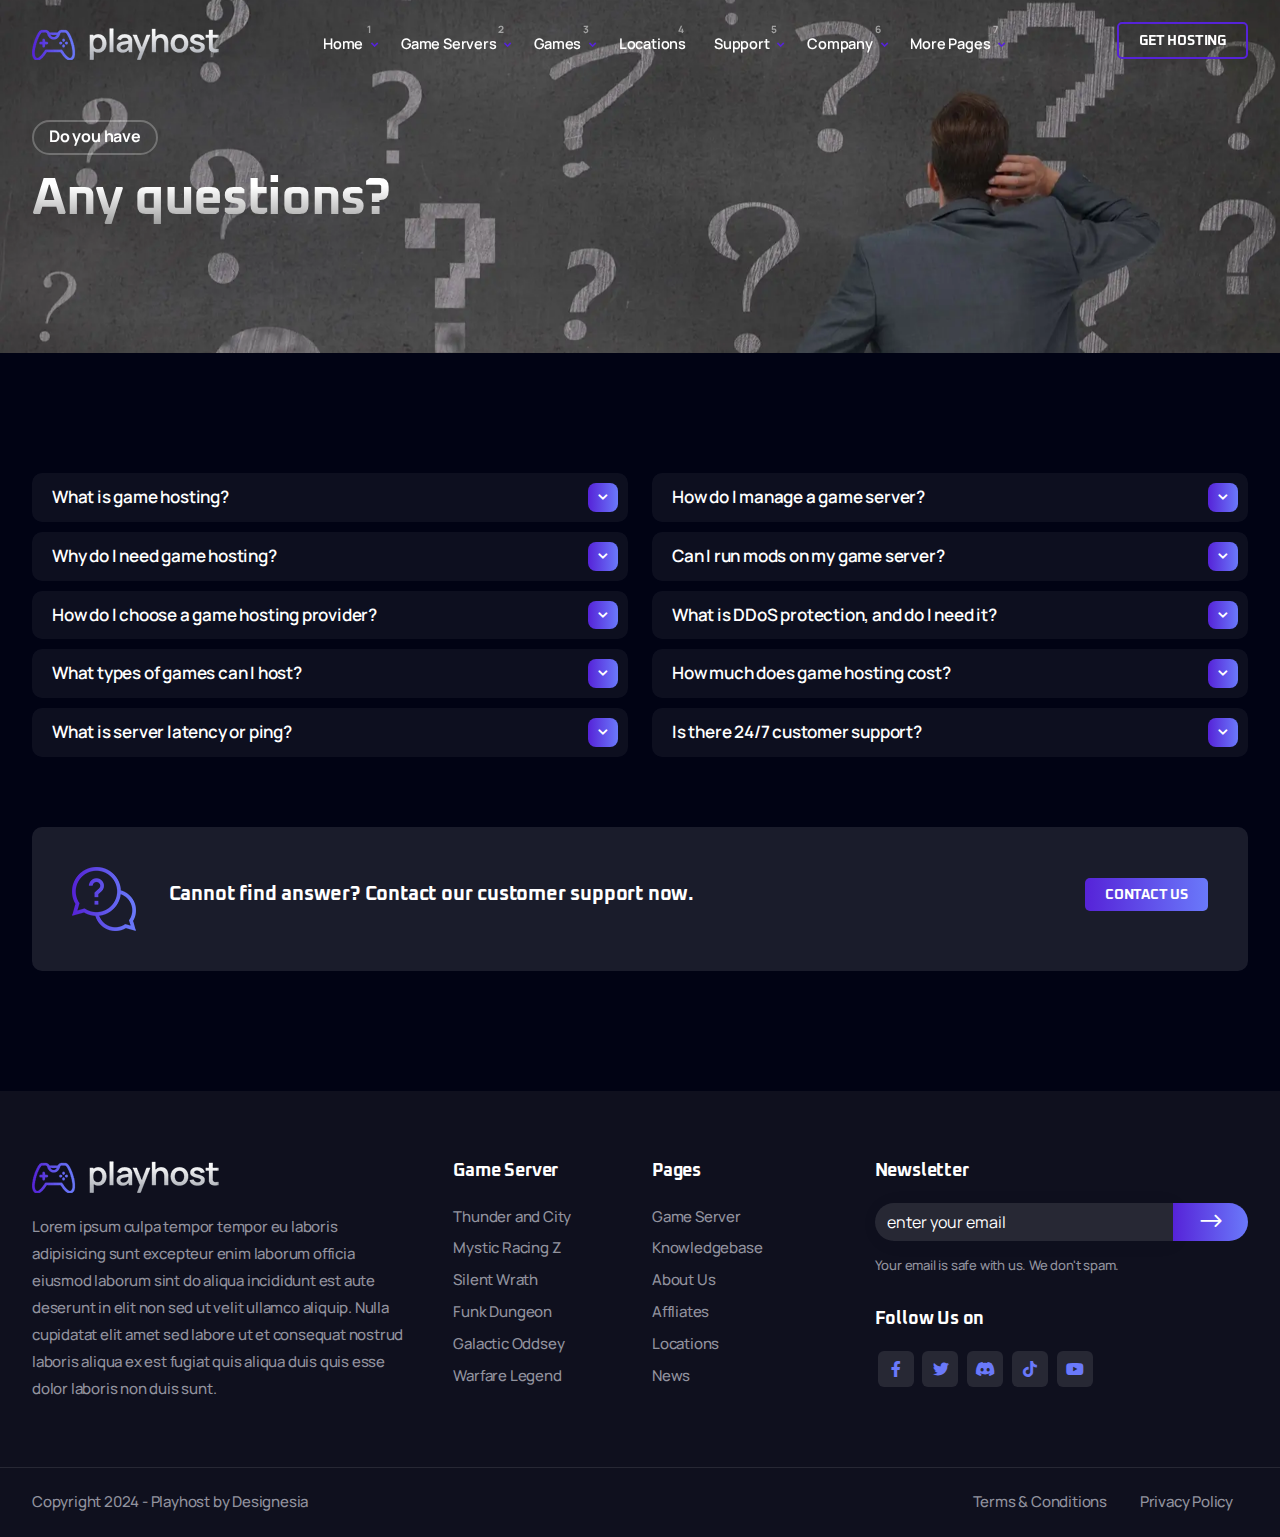
<file: faq.html>
<!DOCTYPE html>
<html lang="en">

<head>
    <title>Playhost - Game Hosting Website Template</title>
    <link rel="icon" href="images/icon.png" type="image/gif" sizes="16x16">
    <meta content="text/html;charset=utf-8" http-equiv="Content-Type">
    <meta content="width=device-width, initial-scale=1.0" name="viewport" >
    <meta content="Playhost - Game Hosting Website Template" name="description" >
    <meta content="" name="keywords" >
    <meta content="" name="author" >
    <!-- CSS Files
    ================================================== -->
    <link href="css/bootstrap.min.css" rel="stylesheet" type="text/css" id="bootstrap">
    <link href="css/plugins.css" rel="stylesheet" type="text/css" >
    <link href="css/swiper.css" rel="stylesheet" type="text/css" >
    <link href="css/style.css" rel="stylesheet" type="text/css" >
    <link href="css/coloring.css" rel="stylesheet" type="text/css" >
    <!-- color scheme -->
    <link id="colors" href="css/colors/scheme-01.css" rel="stylesheet" type="text/css" >

</head>

<body class="dark-scheme">
    <div id="wrapper">
        <div class="float-text show-on-scroll">
            <span><a href="#">Scroll to top</a></span>
        </div>
        <div class="scrollbar-v show-on-scroll"></div>
        <!-- page preloader begin -->
        <div id="de-loader"></div>
        <!-- page preloader close -->

        <!-- header begin -->
        <header class="transparent">
            <div class="container">
                <div class="row">
                    <div class="col-md-12">
                        <div class="de-flex sm-pt10">
                            <div class="de-flex-col">
                                <div class="de-flex-col">
                                    <!-- logo begin -->
                                    <div id="logo">
                                        <a href="index.html">
                                            <img class="logo-main" src="images/logo.png" alt="" >
                                            <img class="logo-mobile" src="images/logo-mobile.png" alt="" >
                                        </a>
                                    </div>
                                    <!-- logo close -->
                                </div>
                            </div>
                            <div class="de-flex-col header-col-mid">
                                <ul id="mainmenu">
                                    <li><a class="menu-item" href="homepage-3.html">Home</a>
                                        <ul class="mega">
                                            <li>
                                                <div class="container">
                                                    <div class="sb-menu p-4">
                                                        <div class="row g-4">

                                                            <div class="col-lg-2">
                                                                <a class="d-img-preview" href="index.html">
                                                                    <img src="images/demo/homepage-1.webp" class="color img-fluid" alt="">
                                                                </a>
                                                            </div>

                                                             <div class="col-lg-2">
                                                                <a class="d-img-preview" href="homepage-2.html">
                                                                    <img src="images/demo/homepage-2.webp" class="color img-fluid" alt="">
                                                                </a>
                                                            </div>

                                                             <div class="col-lg-2">
                                                                <a class="d-img-preview" href="homepage-3.html">
                                                                    <img src="images/demo/homepage-3.webp" class="color img-fluid" alt="">
                                                                </a>
                                                            </div>

                                                             <div class="col-lg-2">
                                                                <a class="d-img-preview" href="homepage-4.html">
                                                                    <img src="images/demo/homepage-4.webp" class="color img-fluid" alt="">
                                                                </a>
                                                            </div>

                                                             <div class="col-lg-2">
                                                                <a class="d-img-preview" href="homepage-5.html">
                                                                    <img src="images/demo/homepage-5.webp" class="color img-fluid" alt="">
                                                                </a>
                                                            </div>

                                                             <div class="col-lg-2">
                                                                <a class="d-img-preview" href="homepage-6.html">
                                                                    <img src="images/demo/homepage-6.webp" class="color img-fluid" alt="">
                                                                </a>
                                                            </div>

                                                             <div class="col-lg-2">
                                                                <a class="d-img-preview" href="homepage-7.html">
                                                                    <img src="images/demo/homepage-7.webp" class="color img-fluid" alt="">
                                                                </a>
                                                            </div>

                                                             <div class="col-lg-2">
                                                                <a class="d-img-preview" href="homepage-8.html">
                                                                    <img src="images/demo/homepage-8.webp" class="color img-fluid" alt="">
                                                                </a>
                                                            </div>

                                                             <div class="col-lg-2">
                                                                <a class="d-img-preview" href="homepage-9.html">
                                                                    <img src="images/demo/homepage-9.webp" class="color img-fluid" alt="">
                                                                </a>
                                                            </div>

                                                             <div class="col-lg-2">
                                                                <a class="d-img-preview" href="02_index.html">
                                                                    <img src="images/demo/homepage-light-1.webp" class="color img-fluid" alt="">
                                                                </a>
                                                            </div>

                                                             <div class="col-lg-2">
                                                                <a class="d-img-preview" href="onepage-1.html">
                                                                    <img src="images/demo/onepage-1.webp" class="color img-fluid" alt="">
                                                                </a>
                                                            </div>

                                                            <div class="col-lg-2">
                                                                <a class="d-img-preview" href="onepage-2.html">
                                                                    <img src="images/demo/onepage-2.webp" class="color img-fluid" alt="">
                                                                </a>
                                                            </div>

                                                        </div>
                                                    </div>
                                                </div>                                                
                                            </li>
                                        </ul>
                                    </li>
                                    <li>
                                        <a class="menu-item" href="game-server-1.html">Game Servers</a>
                                        <ul>
                                            <li><a class="menu-item" href="game-server-1.html">Games Server One</a></li>
                                            <li><a class="menu-item" href="game-server-2.html">Games Server Two</a></li>
                                            <li><a class="menu-item" href="pricing-table-one.html">Pricing Table One</a></li>
                                            <li><a class="menu-item" href="pricing-table-two.html">Pricing Table Two</a></li>
                                            <li><a class="menu-item" href="pricing-table-three.html">Pricing Table Three</a></li>
                                            <li><a class="menu-item new" href="pricing-table-four.html">Pricing Table Four</a></li>
                                        </ul>
                                    </li>
                                    <li>
                                        <a class="menu-item" href="game-server-1.html">Games</a>
                                        <ul class="mega">
                                            <li>
                                                <div class="container">
                                                    <div class="sb-menu p-lg-4 p-sm-0">
                                                        <div class="row g-lg-4 g-sm-0">
                                                            <div class="col-lg-3">
                                                                <div class="d-list-small">
                                                                    <a href="pricing-table-one.html">
                                                                        <img src="images/covers-square/1.webp" class="" alt="">
                                                                        <h5>Thunder and City</h5>
                                                                    </a>
                                                                </div>
                                                                <div class="d-list-small">
                                                                    <a href="pricing-table-two.html">
                                                                        <img src="images/covers-square/2.webp" class="" alt="">
                                                                        <h5>Mystic Racing Z</h5>
                                                                    </a>
                                                                </div>
                                                                <div class="d-list-small">
                                                                    <a href="pricing-table-three.html">
                                                                        <img src="images/covers-square/3.webp" class="" alt="">
                                                                        <h5>Silent Wrath</h5>
                                                                    </a>
                                                                </div>
                                                            </div>

                                                            <div class="col-lg-3">
                                                                <div class="d-list-small">
                                                                    <a href="pricing-table-four.html">
                                                                        <img src="images/covers-square/4.webp" class="" alt="">
                                                                        <h5>Funk Dungeon</h5>
                                                                    </a>
                                                                </div>
                                                                <div class="d-list-small">
                                                                    <a href="pricing-table-one.html">
                                                                        <img src="images/covers-square/5.webp" class="" alt="">
                                                                        <h5>Galactic Odyssey</h5>
                                                                    </a>
                                                                </div>
                                                                <div class="d-list-small">
                                                                    <a href="pricing-table-two.html">
                                                                        <img src="images/covers-square/6.webp" class="" alt="">
                                                                        <h5>Warfare Legends</h5>
                                                                    </a>
                                                                </div>
                                                            </div>

                                                            <div class="col-lg-3">
                                                                <div class="d-list-small">
                                                                    <a href="pricing-table-three.html">
                                                                        <img src="images/covers-square/7.webp" class="" alt="">
                                                                        <h5>Raceway Revolution</h5>
                                                                    </a>
                                                                </div>
                                                                <div class="d-list-small">
                                                                    <a href="pricing-table-four.html">
                                                                        <img src="images/covers-square/8.webp" class="" alt="">
                                                                        <h5>Starborne Odyssey</h5>
                                                                    </a>
                                                                </div>
                                                                <div class="d-list-small">
                                                                    <a href="pricing-table-one.html">
                                                                        <img src="images/covers-square/9.webp" class="" alt="">
                                                                        <h5>Cyber Nexus</h5>
                                                                    </a>
                                                                </div>
                                                            </div>

                                                            <div class="col-lg-3">
                                                                <div class="d-list-small">
                                                                    <a href="pricing-table-two.html">
                                                                        <img src="images/covers-square/10.webp" class="" alt="">
                                                                        <h5>Ancient Realms</h5>
                                                                    </a>
                                                                </div>
                                                                <div class="d-list-small">
                                                                    <a href="pricing-table-three.html">
                                                                        <img src="images/covers-square/11.webp" class="" alt="">
                                                                        <h5>Alien Football</h5>
                                                                    </a>
                                                                </div>
                                                                <div class="d-list-small">
                                                                    <a href="pricing-table-four.html">
                                                                        <img src="images/covers-square/12.webp" class="" alt="">
                                                                        <h5>Shadow of Night</h5>
                                                                    </a>
                                                                </div>
                                                            </div>

                                                        </div>
                                                    </div>
                                                </div>                                                
                                            </li>
                                        </ul>
                                    </li>
                                    <li><a class="menu-item" href="locations.html">Locations</a></li>
                                    <li><a class="menu-item" href="#">Support</a>
                                        <ul>
                                            <li><a class="menu-item" href="knowledgebase.html">Knowledgebase</a></li>
                                            <li><a class="menu-item" href="faq.html">FAQ</a></li>
                                            <li><a class="menu-item" href="contact.html">Contact</a></li>
                                        </ul>
                                    </li>
                                    <li><a class="menu-item" href="#">Company</a>
                                        <ul>
                                            <li><a class="menu-item" href="about.html">About Us</a></li>
                                            <li><a class="menu-item" href="affliate.html">Affliates</a></li>
                                            <li><a class="menu-item" href="news.html">News</a></li>
                                        </ul>
                                    </li>
                                    <li><a class="menu-item" href="#">More Pages</a>
                                        <ul>
                                            <li><a class="menu-item" href="login.html">Login</a></li>
                                            <li><a class="menu-item" href="register.html">Register</a></li>
                                        </ul>
                                    </li>
                                </ul>
                            </div>
                            <div class="de-flex-col">
                                <div class="menu_side_area">
                                    <a href="game-server-1.html" class="btn-main btn-line"><span>Get Hosting</span></a>
                                    <span id="menu-btn"></span>
                                </div>
                            </div>
                        </div>
                    </div>
                </div>
            </div>
        </header>
        <!-- header close -->
        <!-- content begin -->
        <div class="no-bottom no-top" id="content">
            <div id="top"></div>
            <!-- section begin -->
            <section id="subheader" class="jarallax">
                <img src="images/background/subheader-faq.webp" class="jarallax-img" alt="">
                <div class="container z-1000">
                    <div class="row">
                        <div class="col-lg-12">
                            <div class="subtitle wow fadeInUp mb-3">Do you have</div>
                        </div>
                        <div class="col-lg-6">
                            <h2 class="wow fadeInUp mb20" data-wow-delay=".2s">Any questions?</h2>
                        </div>                 
                    </div>
                </div>
            </section>
            <!-- section close -->

            <section>
                <div class="container">
                    <div class="row">
                        <div class="col-lg-6">
                            <div class="accordion s2 wow fadeInUp">
                                <div class="accordion-section">
                                    <div class="accordion-section-title" data-tab="#accordion-a1">
                                        What is game hosting?
                                    </div>
                                    <div class="accordion-section-content" id="accordion-a1">
                                        <p>Game hosting refers to the process of renting or setting up servers to run multiplayer online games. These servers allow players to connect and play together in the same game world.</p>
                                    </div>
                                    <div class="accordion-section-title" data-tab="#accordion-a2">
                                        Why do I need game hosting?
                                    </div>
                                    <div class="accordion-section-content" id="accordion-a2">
                                        <p>Game hosting is essential for multiplayer gaming. It provides a dedicated server where players can join, ensuring a smooth and lag-free gaming experience. It also allows you to customize game settings and mods.</p>
                                    </div>                                        
                                    <div class="accordion-section-title" data-tab="#accordion-a3">
                                        How do I choose a game hosting provider?
                                    </div>
                                    <div class="accordion-section-content" id="accordion-a3">
                                        <p>Consider factors like server location, performance, scalability, customer support, and price when choosing a game hosting provider. Read reviews and ask for recommendations from fellow gamers.</p>
                                    </div>
                                    <div class="accordion-section-title" data-tab="#accordion-a4">
                                        What types of games can I host?
                                    </div>
                                    <div class="accordion-section-content" id="accordion-a4">
                                        <p>You can host various types of games, including first-person shooters, role-playing games, survival games, strategy games, and more. The type of game hosting you need depends on the game's requirements.</p>
                                    </div>
                                    <div class="accordion-section-title" data-tab="#accordion-a5">
                                        What is server latency or ping?
                                    </div>
                                    <div class="accordion-section-content" id="accordion-a5">
                                        <p>Server latency or ping measures the time it takes for data to travel between your computer and the game server. Lower ping values indicate better responsiveness and less lag.</p>
                                    </div>
                                </div>
                            </div>
                        </div>

                        <div class="col-lg-6">
                            <div class="accordion s2 wow fadeInUp">
                                <div class="accordion-section">
                                    <div class="accordion-section-title" data-tab="#accordion-b1">
                                        How do I manage a game server?
                                    </div>
                                    <div class="accordion-section-content" id="accordion-b1">
                                        <p>Game server management varies depending on the hosting provider and game type. Typically, you'll have access to a control panel or command-line interface to configure settings, mods, and player access.</p>
                                    </div>
                                    <div class="accordion-section-title" data-tab="#accordion-b2">
                                        Can I run mods on my game server?
                                    </div>
                                    <div class="accordion-section-content" id="accordion-b2">
                                        <p>Yes, many game hosting providers support mods. You can install and manage mods to enhance gameplay or customize the game to your liking.</p>
                                    </div>
                                    <div class="accordion-section-title" data-tab="#accordion-b3">
                                        What is DDoS protection, and do I need it?
                                    </div>
                                    <div class="accordion-section-content" id="accordion-b3">
                                        <p>DDoS (Distributed Denial of Service) protection helps defend your game server from malicious attacks that could disrupt gameplay. It's essential for maintaining server stability, especially for popular games.</p>
                                    </div>
                                    <div class="accordion-section-title" data-tab="#accordion-b4">
                                        How much does game hosting cost?
                                    </div>
                                    <div class="accordion-section-content" id="accordion-b4">
                                        <p>Game hosting costs vary depending on the provider, server type, and game. Prices can range from a few dollars per month for small servers to hundreds for high-performance dedicated servers.</p>
                                    </div>
                                    <div class="accordion-section-title" data-tab="#accordion-b5">
                                        Is there 24/7 customer support?
                                    </div>
                                    <div class="accordion-section-content" id="accordion-b5">
                                        <p>Many reputable game hosting providers offer 24/7 customer support to assist with technical issues and server management.</p>
                                    </div>
                                </div>
                            </div>
                        </div>

                        <div class="spacer-double"></div>

                        <div class="col-lg-12">
                            <div class="padding40 rounded-10" data-bgcolor="rgba(255, 255, 255, .1)">
                                <div class="row align-items-center">
                                    <div class="col-lg-1">
                                        <img src="images/icons/4.png" alt="" class="img-responsive">
                                    </div>
                                    <div class="col-lg-9">
                                        <h4>Cannot find answer? Contact our customer support now.</h4>
                                    </div>
                                    <div class="col-lg-2 text-lg-end">
                                        <a class="btn-main" href="#"><span>Contact Us</span></a>
                                    </div>
                                </div>
                            </div>
                        </div>

                    </div>
                </div>
            </section>
        </div>
        <!-- content close -->
        <!-- footer begin -->
        <footer>
            <div class="container">
                <div class="row gx-5">
                    <div class="col-lg-4">
                        <img src="images/logo.png" alt="" >
                        <div class="spacer-20"></div>
                        <p>Lorem ipsum culpa tempor tempor eu laboris adipisicing sunt excepteur enim laborum officia eiusmod laborum sint do aliqua incididunt est aute deserunt in elit non sed ut velit ullamco aliquip. Nulla cupidatat elit amet sed labore ut et consequat nostrud laboris aliqua ex est fugiat quis aliqua duis quis esse dolor laboris non duis sunt.</p>
                    </div>
                    <div class="col-lg-4">
                        <div class="row">
                            <div class="col-lg-6 col-sm-6">
                                <div class="widget">
                                    <h5>Game Server</h5>
                                    <ul>
                                        <li><a href="#">Thunder and City</a></li>
                                        <li><a href="#">Mystic Racing Z</a></li>
                                        <li><a href="#">Silent Wrath</a></li>
                                        <li><a href="#">Funk Dungeon</a></li>
                                        <li><a href="#">Galactic Oddsey</a></li>
                                        <li><a href="#">Warfare Legend</a></li>
                                    </ul>
                                </div>
                            </div>
                            <div class="col-lg-6 col-sm-6">
                                <div class="widget">
                                    <h5>Pages</h5>
                                    <ul>
                                        <li><a href="#">Game Server</a></li>
                                        <li><a href="#">Knowledgebase</a></li>
                                        <li><a href="#">About Us</a></li>
                                        <li><a href="#">Affliates</a></li>
                                        <li><a href="#">Locations</a></li>
                                        <li><a href="#">News</a></li>
                                    </ul>
                                </div>
                            </div>
                        </div>
                    </div>
                    <div class="col-lg-4">
                        <div class="widget">
                            <h5>Newsletter</h5>
                            <form action="blank.php" class="row form-dark" id="form_subscribe" method="post" name="form_subscribe">
                                <div class="col text-center">
                                    <input class="form-control" id="txt_subscribe" name="txt_subscribe" placeholder="enter your email" type="text" > <a href="#" id="btn-subscribe"><i class="arrow_right bg-color-secondary"></i></a>
                                    <div class="clearfix"></div>
                                </div>
                            </form>
                            <div class="spacer-10"></div>
                            <small>Your email is safe with us. We don't spam.</small>
                            <div class="spacer-30"></div>
                            <div class="widget">
                                <h5>Follow Us on</h5>
                                <div class="social-icons">
                                    <a href="#"><i class="fa-brands fa-facebook-f"></i></a>
                                    <a href="#"><i class="fa-brands fa-twitter"></i></a>
                                    <a href="#"><i class="fa-brands fa-discord"></i></a>
                                    <a href="#"><i class="fa-brands fa-tiktok"></i></a>
                                    <a href="#"><i class="fa-brands fa-youtube"></i></a>
                                </div>
                            </div>
                        </div>
                    </div>
                </div>
            </div>
            <div class="subfooter">
                <div class="container">
                    <div class="row">
                        <div class="col-md-12">
                            <div class="de-flex">
                                <div class="de-flex-col">
                                    <a href="index.html">
                                        Copyright 2024 - Playhost by Designesia
                                    </a>
                                </div>
                                <ul class="menu-simple">
                                    <li><a href="#">Terms &amp; Conditions</a></li>
                                    <li><a href="#">Privacy Policy</a></li>
                                </ul>
                            </div>
                        </div>
                    </div>
                </div>
            </div>
        </footer>
        <!-- footer close -->
    </div>


    <!-- Javascript Files
    ================================================== -->
    <script src="js/plugins.js"></script>
    <script src="js/designesia.js"></script>
</body>

</html>
</file>
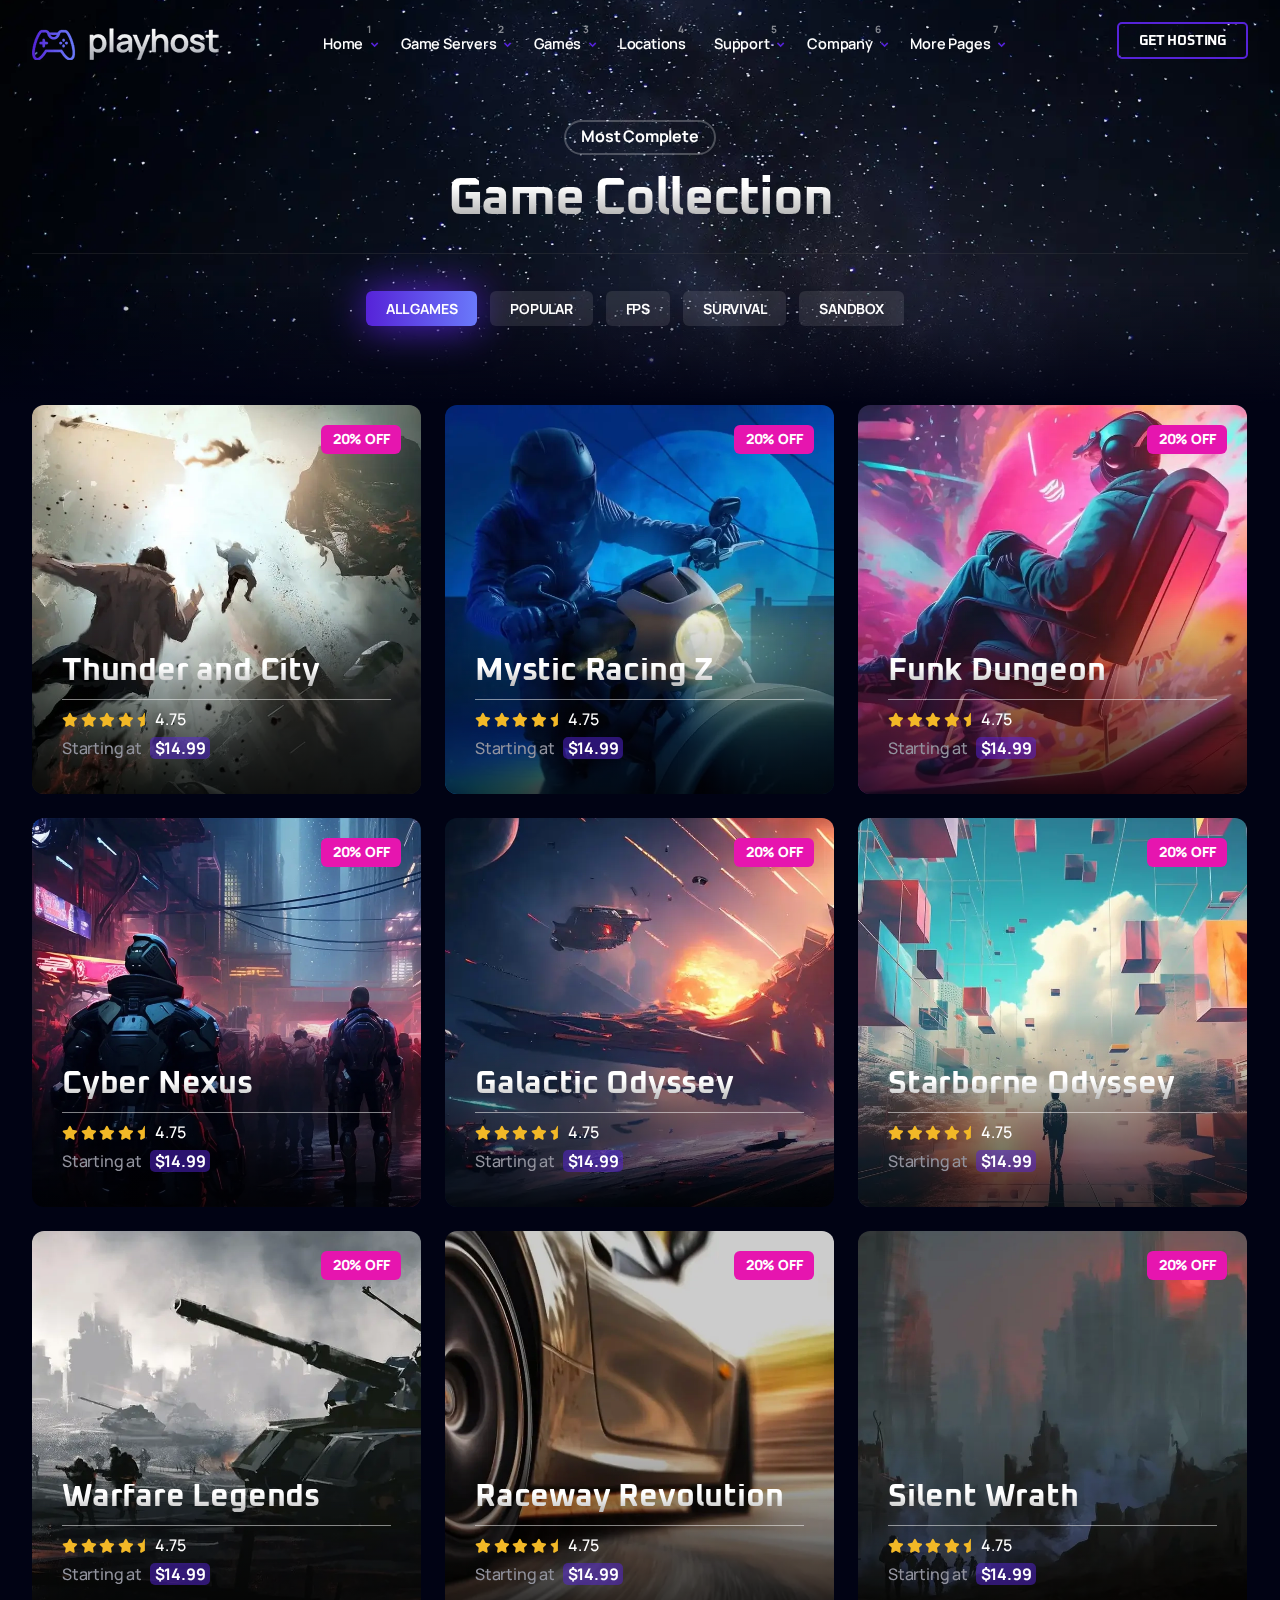
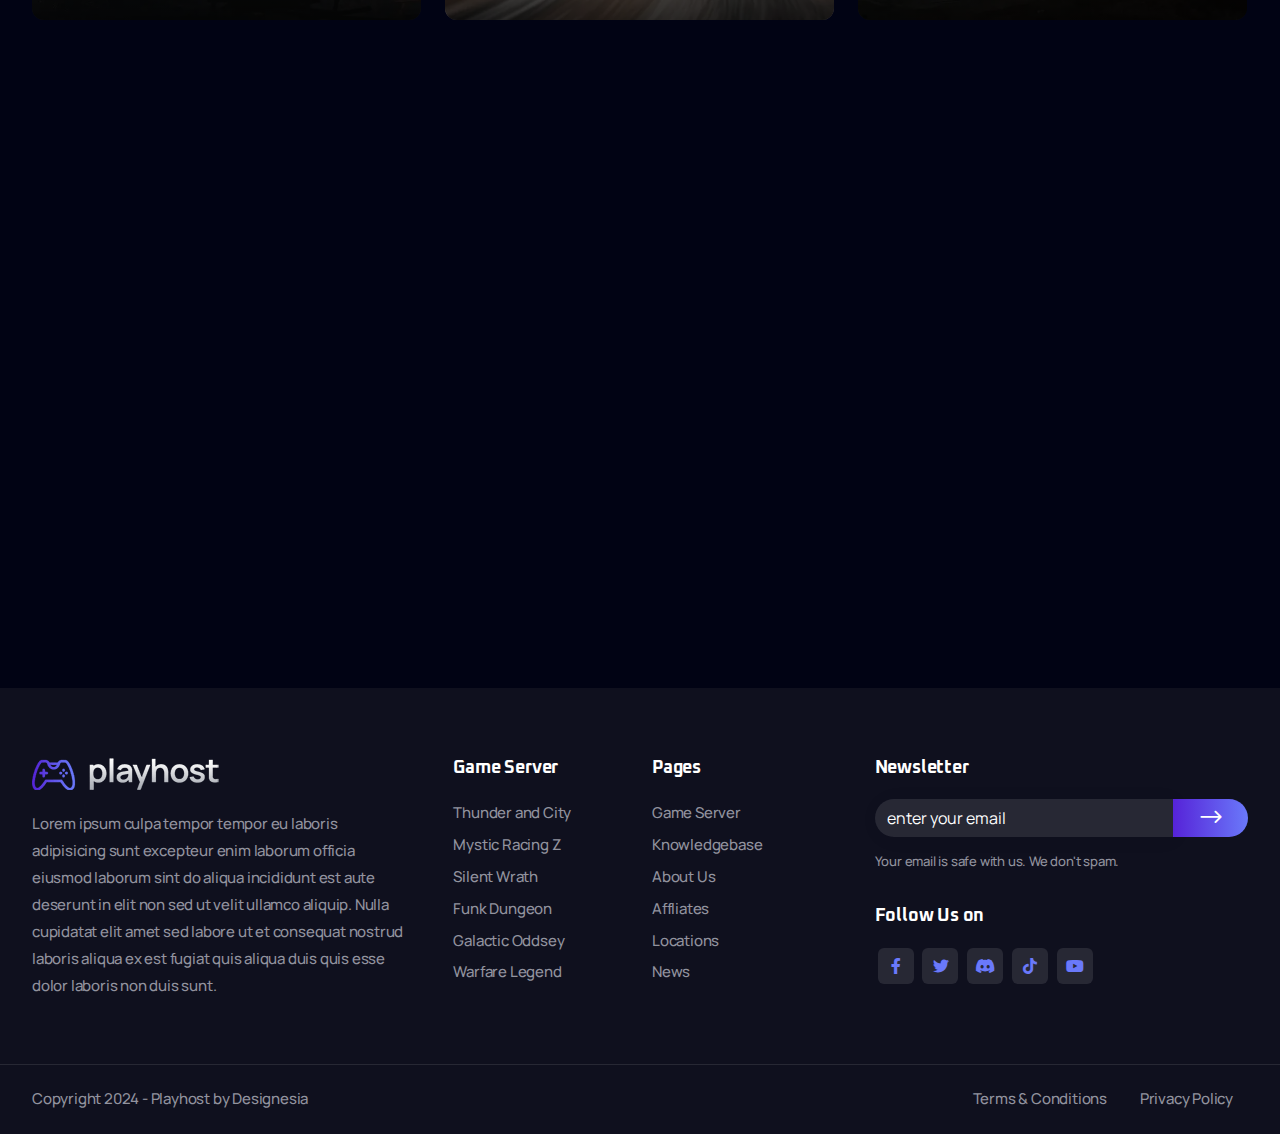
<file: game-server-2.html>
<!DOCTYPE html>
<html lang="en">

<head>
    <title>Playhost - Game Hosting Website Template</title>
    <link rel="icon" href="images/icon.png" type="image/gif" sizes="16x16">
    <meta content="text/html;charset=utf-8" http-equiv="Content-Type">
    <meta content="width=device-width, initial-scale=1.0" name="viewport" >
    <meta content="Playhost - Game Hosting Website Template" name="description" >
    <meta content="" name="keywords" >
    <meta content="" name="author" >
    <!-- CSS Files
    ================================================== -->
    <link href="css/bootstrap.min.css" rel="stylesheet" type="text/css" id="bootstrap">
    <link href="css/plugins.css" rel="stylesheet" type="text/css" >
    <link href="css/swiper.css" rel="stylesheet" type="text/css" >
    <link href="css/style.css" rel="stylesheet" type="text/css" >
    <link href="css/coloring.css" rel="stylesheet" type="text/css" >
    <!-- color scheme -->
    <link id="colors" href="css/colors/scheme-01.css" rel="stylesheet" type="text/css" >

</head>

<body class="dark-scheme">
    <div id="wrapper">
        <div class="float-text show-on-scroll">
            <span><a href="#">Scroll to top</a></span>
        </div>
        <div class="scrollbar-v show-on-scroll"></div>
        <!-- page preloader begin -->
        <div id="de-loader"></div>
        <!-- page preloader close -->

        <!-- header begin -->
        <header class="transparent">
            <div class="container">
                <div class="row">
                    <div class="col-md-12">
                        <div class="de-flex sm-pt10">
                            <div class="de-flex-col">
                                <div class="de-flex-col">
                                    <!-- logo begin -->
                                    <div id="logo">
                                        <a href="index.html">
                                            <img class="logo-main" src="images/logo.png" alt="" >
                                            <img class="logo-mobile" src="images/logo-mobile.png" alt="" >
                                        </a>
                                    </div>
                                    <!-- logo close -->
                                </div>
                            </div>
                            <div class="de-flex-col header-col-mid">
                                <ul id="mainmenu">
                                    <li><a class="menu-item" href="index.html">Home</a>
                                        <ul class="mega">
                                            <li>
                                                <div class="container">
                                                    <div class="sb-menu p-4">
                                                        <div class="row g-4">

                                                            <div class="col-lg-2">
                                                                <a class="d-img-preview" href="index.html">
                                                                    <img src="images/demo/homepage-1.webp" class="color img-fluid" alt="">
                                                                </a>
                                                            </div>

                                                             <div class="col-lg-2">
                                                                <a class="d-img-preview" href="homepage-2.html">
                                                                    <img src="images/demo/homepage-2.webp" class="color img-fluid" alt="">
                                                                </a>
                                                            </div>

                                                             <div class="col-lg-2">
                                                                <a class="d-img-preview" href="homepage-3.html">
                                                                    <img src="images/demo/homepage-3.webp" class="color img-fluid" alt="">
                                                                </a>
                                                            </div>

                                                             <div class="col-lg-2">
                                                                <a class="d-img-preview" href="homepage-4.html">
                                                                    <img src="images/demo/homepage-4.webp" class="color img-fluid" alt="">
                                                                </a>
                                                            </div>

                                                             <div class="col-lg-2">
                                                                <a class="d-img-preview" href="homepage-5.html">
                                                                    <img src="images/demo/homepage-5.webp" class="color img-fluid" alt="">
                                                                </a>
                                                            </div>

                                                             <div class="col-lg-2">
                                                                <a class="d-img-preview" href="homepage-6.html">
                                                                    <img src="images/demo/homepage-6.webp" class="color img-fluid" alt="">
                                                                </a>
                                                            </div>

                                                             <div class="col-lg-2">
                                                                <a class="d-img-preview" href="homepage-7.html">
                                                                    <img src="images/demo/homepage-7.webp" class="color img-fluid" alt="">
                                                                </a>
                                                            </div>

                                                             <div class="col-lg-2">
                                                                <a class="d-img-preview" href="homepage-8.html">
                                                                    <img src="images/demo/homepage-8.webp" class="color img-fluid" alt="">
                                                                </a>
                                                            </div>

                                                             <div class="col-lg-2">
                                                                <a class="d-img-preview" href="homepage-9.html">
                                                                    <img src="images/demo/homepage-9.webp" class="color img-fluid" alt="">
                                                                </a>
                                                            </div>

                                                             <div class="col-lg-2">
                                                                <a class="d-img-preview" href="02_index.html">
                                                                    <img src="images/demo/homepage-light-1.webp" class="color img-fluid" alt="">
                                                                </a>
                                                            </div>

                                                             <div class="col-lg-2">
                                                                <a class="d-img-preview" href="onepage-1.html">
                                                                    <img src="images/demo/onepage-1.webp" class="color img-fluid" alt="">
                                                                </a>
                                                            </div>

                                                            <div class="col-lg-2">
                                                                <a class="d-img-preview" href="onepage-2.html">
                                                                    <img src="images/demo/onepage-2.webp" class="color img-fluid" alt="">
                                                                </a>
                                                            </div>

                                                        </div>
                                                    </div>
                                                </div>                                                
                                            </li>
                                        </ul>
                                    </li>
                                    <li>
                                        <a class="menu-item" href="game-server-1.html">Game Servers</a>
                                        <ul>
                                            <li><a class="menu-item" href="game-server-1.html">Games Server One</a></li>
                                            <li><a class="menu-item" href="game-server-2.html">Games Server Two</a></li>
                                            <li><a class="menu-item" href="pricing-table-one.html">Pricing Table One</a></li>
                                            <li><a class="menu-item" href="pricing-table-two.html">Pricing Table Two</a></li>
                                            <li><a class="menu-item" href="pricing-table-three.html">Pricing Table Three</a></li>
                                            <li><a class="menu-item new" href="pricing-table-four.html">Pricing Table Four</a></li>
                                        </ul>
                                    </li>
                                    <li>
                                        <a class="menu-item" href="game-server-1.html">Games</a>
                                        <ul class="mega">
                                            <li>
                                                <div class="container">
                                                    <div class="sb-menu p-lg-4 p-sm-0">
                                                        <div class="row g-lg-4 g-sm-0">
                                                            <div class="col-lg-3">
                                                                <div class="d-list-small">
                                                                    <a href="pricing-table-one.html">
                                                                        <img src="images/covers-square/1.webp" class="" alt="">
                                                                        <h5>Thunder and City</h5>
                                                                    </a>
                                                                </div>
                                                                <div class="d-list-small">
                                                                    <a href="pricing-table-two.html">
                                                                        <img src="images/covers-square/2.webp" class="" alt="">
                                                                        <h5>Mystic Racing Z</h5>
                                                                    </a>
                                                                </div>
                                                                <div class="d-list-small">
                                                                    <a href="pricing-table-three.html">
                                                                        <img src="images/covers-square/3.webp" class="" alt="">
                                                                        <h5>Silent Wrath</h5>
                                                                    </a>
                                                                </div>
                                                            </div>

                                                            <div class="col-lg-3">
                                                                <div class="d-list-small">
                                                                    <a href="pricing-table-four.html">
                                                                        <img src="images/covers-square/4.webp" class="" alt="">
                                                                        <h5>Funk Dungeon</h5>
                                                                    </a>
                                                                </div>
                                                                <div class="d-list-small">
                                                                    <a href="pricing-table-one.html">
                                                                        <img src="images/covers-square/5.webp" class="" alt="">
                                                                        <h5>Galactic Odyssey</h5>
                                                                    </a>
                                                                </div>
                                                                <div class="d-list-small">
                                                                    <a href="pricing-table-two.html">
                                                                        <img src="images/covers-square/6.webp" class="" alt="">
                                                                        <h5>Warfare Legends</h5>
                                                                    </a>
                                                                </div>
                                                            </div>

                                                            <div class="col-lg-3">
                                                                <div class="d-list-small">
                                                                    <a href="pricing-table-three.html">
                                                                        <img src="images/covers-square/7.webp" class="" alt="">
                                                                        <h5>Raceway Revolution</h5>
                                                                    </a>
                                                                </div>
                                                                <div class="d-list-small">
                                                                    <a href="pricing-table-four.html">
                                                                        <img src="images/covers-square/8.webp" class="" alt="">
                                                                        <h5>Starborne Odyssey</h5>
                                                                    </a>
                                                                </div>
                                                                <div class="d-list-small">
                                                                    <a href="pricing-table-one.html">
                                                                        <img src="images/covers-square/9.webp" class="" alt="">
                                                                        <h5>Cyber Nexus</h5>
                                                                    </a>
                                                                </div>
                                                            </div>

                                                            <div class="col-lg-3">
                                                                <div class="d-list-small">
                                                                    <a href="pricing-table-two.html">
                                                                        <img src="images/covers-square/10.webp" class="" alt="">
                                                                        <h5>Ancient Realms</h5>
                                                                    </a>
                                                                </div>
                                                                <div class="d-list-small">
                                                                    <a href="pricing-table-three.html">
                                                                        <img src="images/covers-square/11.webp" class="" alt="">
                                                                        <h5>Alien Football</h5>
                                                                    </a>
                                                                </div>
                                                                <div class="d-list-small">
                                                                    <a href="pricing-table-four.html">
                                                                        <img src="images/covers-square/12.webp" class="" alt="">
                                                                        <h5>Shadow of Night</h5>
                                                                    </a>
                                                                </div>
                                                            </div>

                                                        </div>
                                                    </div>
                                                </div>                                                
                                            </li>
                                        </ul>
                                    </li>
                                    <li><a class="menu-item" href="locations.html">Locations</a></li>
                                    <li><a class="menu-item" href="#">Support</a>
                                        <ul>
                                            <li><a class="menu-item" href="knowledgebase.html">Knowledgebase</a></li>
                                            <li><a class="menu-item" href="faq.html">FAQ</a></li>
                                            <li><a class="menu-item" href="contact.html">Contact</a></li>
                                        </ul>
                                    </li>
                                    <li><a class="menu-item" href="#">Company</a>
                                        <ul>
                                            <li><a class="menu-item" href="about.html">About Us</a></li>
                                            <li><a class="menu-item" href="affliate.html">Affliates</a></li>
                                            <li><a class="menu-item" href="news.html">News</a></li>
                                        </ul>
                                    </li>
                                    <li><a class="menu-item" href="#">More Pages</a>
                                        <ul>
                                            <li><a class="menu-item" href="login.html">Login</a></li>
                                            <li><a class="menu-item" href="register.html">Register</a></li>
                                        </ul>
                                    </li>
                                </ul>
                            </div>
                            <div class="de-flex-col">
                                <div class="menu_side_area">
                                    <a href="game-server-1.html" class="btn-main btn-line"><span>Get Hosting</span></a>
                                    <span id="menu-btn"></span>
                                </div>
                            </div>
                        </div>
                    </div>
                </div>
            </div>
        </header>
        <!-- header close -->
        <!-- content begin -->
        <div class="no-bottom no-top" id="content">
            <div id="top"></div>

            <section id="subheader" class="jarallax pb20">
                <div class="de-gradient-edge-bottom"></div>
                <img src="images/background/subheader-game.webp" class="jarallax-img" alt="">
                <div class="container z-1000">
                    <div class="row">
                        <div class="col-lg-12 mb-3 text-center">
                            <div class="subtitle wow fadeInUp mb-3">Most Complete</div>
                            <h2 class="wow fadeInUp mb-0" data-wow-delay=".2s">Game Collection</h2>
                            <hr class="mt20">
                            <ul id="filters" class="wow fadeInUp" data-wow-delay="0s">
                                <li><a href="#" data-filter="*" class="selected">All Games</a></li>
                                <li><a href="#" data-filter=".popular">popular</a></li>
                                <li><a href="#" data-filter=".fps">fps</a></li>
                                <li><a href="#" data-filter=".survival">survival</a></li>
                                <li><a href="#" data-filter=".sandbox">sandbox</a></li>
                            </ul>
                        </div>  
                    </div>
                </div>
            </section>
            
            <section class="no-top">
                <div class="container">

                    <div id="gallery" class="row g-4">

                        <div class="col-lg-4 col-md-6 item popular survival">
                            <div class="de-item s2">
                                <div class="d-overlay">
                                    <div class="d-label">
                                        20% OFF
                                    </div>
                                    <div class="d-text">
                                        <h4>Thunder and City</h4>
                                        <div class="de-rating-ext">
                                        <span class="d-stars">
                                            <i class="fa fa-star"></i>
                                            <i class="fa fa-star"></i>
                                            <i class="fa fa-star"></i>
                                            <i class="fa fa-star"></i>
                                            <i class="fa fa-star-half"></i>
                                        </span>
                                        <span class="d-val">4.75</span>
                                    </div>
                                        <p class="d-price">Starting at <span class="price">$14.99</span></p>
                                        <a class="btn-main btn-fullwidth" href="pricing-table-one.html"><span>Order Now</span></a>
                                    </div>
                                </div>
                                <img src="images/covers-square/1.webp" class="img-fluid" alt="">
                            </div>
                        </div>

                        <div class="col-lg-4 col-md-6 item sandbox">
                            <div class="de-item s2">
                                <div class="d-overlay">
                                    <div class="d-label">
                                        20% OFF
                                    </div>
                                    <div class="d-text">
                                        <h4>Mystic Racing Z</h4>
                                        <div class="de-rating-ext">
                                        <span class="d-stars">
                                            <i class="fa fa-star"></i>
                                            <i class="fa fa-star"></i>
                                            <i class="fa fa-star"></i>
                                            <i class="fa fa-star"></i>
                                            <i class="fa fa-star-half"></i>
                                        </span>
                                        <span class="d-val">4.75</span>
                                    </div>
                                        <p class="d-price">Starting at <span class="price">$14.99</span></p>
                                        <a class="btn-main btn-fullwidth" href="pricing-table-one.html"><span>Order Now</span></a>
                                    </div>
                                </div>
                                <img src="images/covers-square/2.webp" class="img-fluid" alt="">
                            </div>
                        </div>

                        <div class="col-lg-4 col-md-6 item popular fps">
                            <div class="de-item s2">
                                <div class="d-overlay">
                                    <div class="d-label">
                                        20% OFF
                                    </div>
                                    <div class="d-text">
                                        <h4>Funk Dungeon</h4>
                                        <div class="de-rating-ext">
                                        <span class="d-stars">
                                            <i class="fa fa-star"></i>
                                            <i class="fa fa-star"></i>
                                            <i class="fa fa-star"></i>
                                            <i class="fa fa-star"></i>
                                            <i class="fa fa-star-half"></i>
                                        </span>
                                        <span class="d-val">4.75</span>
                                    </div>
                                        <p class="d-price">Starting at <span class="price">$14.99</span></p>
                                        <a class="btn-main btn-fullwidth" href="pricing-table-one.html"><span>Order Now</span></a>
                                    </div>
                                </div>
                                <img src="images/covers-square/4.webp" class="img-fluid" alt="">
                            </div>
                        </div>

                        <div class="col-lg-4 col-md-6 item popular">
                            <div class="de-item s2">
                                <div class="d-overlay">
                                    <div class="d-label">
                                        20% OFF
                                    </div>
                                    <div class="d-text">
                                        <h4>Cyber Nexus</h4>
                                        <div class="de-rating-ext">
                                        <span class="d-stars">
                                            <i class="fa fa-star"></i>
                                            <i class="fa fa-star"></i>
                                            <i class="fa fa-star"></i>
                                            <i class="fa fa-star"></i>
                                            <i class="fa fa-star-half"></i>
                                        </span>
                                        <span class="d-val">4.75</span>
                                    </div>
                                        <p class="d-price">Starting at <span class="price">$14.99</span></p>
                                        <a class="btn-main btn-fullwidth" href="pricing-table-one.html"><span>Order Now</span></a>
                                    </div>
                                </div>
                                <img src="images/covers-square/9.webp" class="img-fluid" alt="">
                            </div>
                        </div>

                        <div class="col-lg-4 col-md-6 item popular">
                            <div class="de-item s2">
                                <div class="d-overlay">
                                    <div class="d-label">
                                        20% OFF
                                    </div>
                                    <div class="d-text">
                                        <h4>Galactic Odyssey</h4>
                                        <div class="de-rating-ext">
                                        <span class="d-stars">
                                            <i class="fa fa-star"></i>
                                            <i class="fa fa-star"></i>
                                            <i class="fa fa-star"></i>
                                            <i class="fa fa-star"></i>
                                            <i class="fa fa-star-half"></i>
                                        </span>
                                        <span class="d-val">4.75</span>
                                    </div>
                                        <p class="d-price">Starting at <span class="price">$14.99</span></p>
                                        <a class="btn-main btn-fullwidth" href="pricing-table-one.html"><span>Order Now</span></a>
                                    </div>
                                </div>
                                <img src="images/covers-square/5.webp" class="img-fluid" alt="">
                            </div>
                        </div>

                        <div class="col-lg-4 col-md-6 item sandbox">
                            <div class="de-item s2">
                                <div class="d-overlay">
                                    <div class="d-label">
                                        20% OFF
                                    </div>
                                    <div class="d-text">
                                        <h4>Starborne Odyssey</h4>
                                        <div class="de-rating-ext">
                                        <span class="d-stars">
                                            <i class="fa fa-star"></i>
                                            <i class="fa fa-star"></i>
                                            <i class="fa fa-star"></i>
                                            <i class="fa fa-star"></i>
                                            <i class="fa fa-star-half"></i>
                                        </span>
                                        <span class="d-val">4.75</span>
                                    </div>
                                        <p class="d-price">Starting at <span class="price">$14.99</span></p>
                                        <a class="btn-main btn-fullwidth" href="pricing-table-one.html"><span>Order Now</span></a>
                                    </div>
                                </div>
                                <img src="images/covers-square/8.webp" class="img-fluid" alt="">
                            </div>
                        </div>

                        <div class="col-lg-4 col-md-6 item fps">
                            <div class="de-item s2">
                                <div class="d-overlay">
                                    <div class="d-label">
                                        20% OFF
                                    </div>
                                    <div class="d-text">
                                        <h4>Warfare Legends</h4>
                                        <div class="de-rating-ext">
                                        <span class="d-stars">
                                            <i class="fa fa-star"></i>
                                            <i class="fa fa-star"></i>
                                            <i class="fa fa-star"></i>
                                            <i class="fa fa-star"></i>
                                            <i class="fa fa-star-half"></i>
                                        </span>
                                        <span class="d-val">4.75</span>
                                    </div>
                                        <p class="d-price">Starting at <span class="price">$14.99</span></p>
                                        <a class="btn-main btn-fullwidth" href="pricing-table-one.html"><span>Order Now</span></a>
                                    </div>
                                </div>
                                <img src="images/covers-square/6.webp" class="img-fluid" alt="">
                            </div>
                        </div>

                        <div class="col-lg-4 col-md-6 item popular sandbox">
                            <div class="de-item s2">
                                <div class="d-overlay">
                                    <div class="d-label">
                                        20% OFF
                                    </div>
                                    <div class="d-text">
                                        <h4>Raceway Revolution</h4>
                                        <div class="de-rating-ext">
                                        <span class="d-stars">
                                            <i class="fa fa-star"></i>
                                            <i class="fa fa-star"></i>
                                            <i class="fa fa-star"></i>
                                            <i class="fa fa-star"></i>
                                            <i class="fa fa-star-half"></i>
                                        </span>
                                        <span class="d-val">4.75</span>
                                    </div>
                                        <p class="d-price">Starting at <span class="price">$14.99</span></p>
                                        <a class="btn-main btn-fullwidth" href="pricing-table-one.html"><span>Order Now</span></a>
                                    </div>
                                </div>
                                <img src="images/covers-square/7.webp" class="img-fluid" alt="">
                            </div>
                        </div>
               
                        <div class="col-lg-4 col-md-6 item survival">
                            <div class="de-item s2">
                                <div class="d-overlay">
                                    <div class="d-label">
                                        20% OFF
                                    </div>
                                    <div class="d-text">
                                        <h4>Silent Wrath</h4>
                                        <div class="de-rating-ext">
                                        <span class="d-stars">
                                            <i class="fa fa-star"></i>
                                            <i class="fa fa-star"></i>
                                            <i class="fa fa-star"></i>
                                            <i class="fa fa-star"></i>
                                            <i class="fa fa-star-half"></i>
                                        </span>
                                        <span class="d-val">4.75</span>
                                    </div>
                                        <p class="d-price">Starting at <span class="price">$14.99</span></p>
                                        <a class="btn-main btn-fullwidth" href="pricing-table-one.html"><span>Order Now</span></a>
                                    </div>
                                </div>
                                <img src="images/covers-square/3.webp" class="img-fluid" alt="">
                            </div>
                        </div>

                    </div>
                </div>
            </section>

            <section class="no-top">
                <div class="container">
                    <div class="row">
                        <div class="col-lg-6">                            
                            <div class="subtitle wow fadeInUp mb-3">Do you have</div>
                            <h2 class="wow fadeInUp mb20" data-wow-delay=".2s">Any questions?</h2>
                        </div>

                        <div class="clearfix"></div>

                        <div class="col-lg-6">
                            <div class="accordion s2 wow fadeInUp">
                                <div class="accordion-section">
                                    <div class="accordion-section-title" data-tab="#accordion-a1">
                                        What is game hosting?
                                    </div>
                                    <div class="accordion-section-content" id="accordion-a1">
                                        <p>Game hosting refers to the process of renting or setting up servers to run multiplayer online games. These servers allow players to connect and play together in the same game world.</p>
                                    </div>
                                    <div class="accordion-section-title" data-tab="#accordion-a2">
                                        Why do I need game hosting?
                                    </div>
                                    <div class="accordion-section-content" id="accordion-a2">
                                        <p>Game hosting is essential for multiplayer gaming. It provides a dedicated server where players can join, ensuring a smooth and lag-free gaming experience. It also allows you to customize game settings and mods.</p>
                                    </div>                                        
                                    <div class="accordion-section-title" data-tab="#accordion-a3">
                                        How do I choose a game hosting provider?
                                    </div>
                                    <div class="accordion-section-content" id="accordion-a3">
                                        <p>Consider factors like server location, performance, scalability, customer support, and price when choosing a game hosting provider. Read reviews and ask for recommendations from fellow gamers.</p>
                                    </div>
                                    <div class="accordion-section-title" data-tab="#accordion-a4">
                                        What types of games can I host?
                                    </div>
                                    <div class="accordion-section-content" id="accordion-a4">
                                        <p>You can host various types of games, including first-person shooters, role-playing games, survival games, strategy games, and more. The type of game hosting you need depends on the game's requirements.</p>
                                    </div>
                                    <div class="accordion-section-title" data-tab="#accordion-a5">
                                        What is server latency or ping?
                                    </div>
                                    <div class="accordion-section-content" id="accordion-a5">
                                        <p>Server latency or ping measures the time it takes for data to travel between your computer and the game server. Lower ping values indicate better responsiveness and less lag.</p>
                                    </div>
                                </div>
                            </div>
                        </div>

                        <div class="col-lg-6">
                            <div class="accordion s2 wow fadeInUp">
                                <div class="accordion-section">
                                    <div class="accordion-section-title" data-tab="#accordion-b1">
                                        How do I manage a game server?
                                    </div>
                                    <div class="accordion-section-content" id="accordion-b1">
                                        <p>Game server management varies depending on the hosting provider and game type. Typically, you'll have access to a control panel or command-line interface to configure settings, mods, and player access.</p>
                                    </div>
                                    <div class="accordion-section-title" data-tab="#accordion-b2">
                                        Can I run mods on my game server?
                                    </div>
                                    <div class="accordion-section-content" id="accordion-b2">
                                        <p>Yes, many game hosting providers support mods. You can install and manage mods to enhance gameplay or customize the game to your liking.</p>
                                    </div>
                                    <div class="accordion-section-title" data-tab="#accordion-b3">
                                        What is DDoS protection, and do I need it?
                                    </div>
                                    <div class="accordion-section-content" id="accordion-b3">
                                        <p>DDoS (Distributed Denial of Service) protection helps defend your game server from malicious attacks that could disrupt gameplay. It's essential for maintaining server stability, especially for popular games.</p>
                                    </div>
                                    <div class="accordion-section-title" data-tab="#accordion-b4">
                                        How much does game hosting cost?
                                    </div>
                                    <div class="accordion-section-content" id="accordion-b4">
                                        <p>Game hosting costs vary depending on the provider, server type, and game. Prices can range from a few dollars per month for small servers to hundreds for high-performance dedicated servers.</p>
                                    </div>
                                    <div class="accordion-section-title" data-tab="#accordion-b5">
                                        Is there 24/7 customer support?
                                    </div>
                                    <div class="accordion-section-content" id="accordion-b5">
                                        <p>Many reputable game hosting providers offer 24/7 customer support to assist with technical issues and server management.</p>
                                    </div>
                                </div>
                            </div>
                        </div>

                    </div>
                </div>
            </section>
            
        </div>
        <!-- content close -->
        <!-- footer begin -->
        <footer>
            <div class="container">
                <div class="row gx-5">
                    <div class="col-lg-4">
                        <img src="images/logo.png" alt="" >
                        <div class="spacer-20"></div>
                        <p>Lorem ipsum culpa tempor tempor eu laboris adipisicing sunt excepteur enim laborum officia eiusmod laborum sint do aliqua incididunt est aute deserunt in elit non sed ut velit ullamco aliquip. Nulla cupidatat elit amet sed labore ut et consequat nostrud laboris aliqua ex est fugiat quis aliqua duis quis esse dolor laboris non duis sunt.</p>
                    </div>
                    <div class="col-lg-4">
                        <div class="row">
                            <div class="col-lg-6 col-sm-6">
                                <div class="widget">
                                    <h5>Game Server</h5>
                                    <ul>
                                        <li><a href="#">Thunder and City</a></li>
                                        <li><a href="#">Mystic Racing Z</a></li>
                                        <li><a href="#">Silent Wrath</a></li>
                                        <li><a href="#">Funk Dungeon</a></li>
                                        <li><a href="#">Galactic Oddsey</a></li>
                                        <li><a href="#">Warfare Legend</a></li>
                                    </ul>
                                </div>
                            </div>
                            <div class="col-lg-6 col-sm-6">
                                <div class="widget">
                                    <h5>Pages</h5>
                                    <ul>
                                        <li><a href="#">Game Server</a></li>
                                        <li><a href="#">Knowledgebase</a></li>
                                        <li><a href="#">About Us</a></li>
                                        <li><a href="#">Affliates</a></li>
                                        <li><a href="#">Locations</a></li>
                                        <li><a href="#">News</a></li>
                                    </ul>
                                </div>
                            </div>
                        </div>
                    </div>
                    <div class="col-lg-4">
                        <div class="widget">
                            <h5>Newsletter</h5>
                            <form action="blank.php" class="row form-dark" id="form_subscribe" method="post" name="form_subscribe">
                                <div class="col text-center">
                                    <input class="form-control" id="txt_subscribe" name="txt_subscribe" placeholder="enter your email" type="text" > <a href="#" id="btn-subscribe"><i class="arrow_right bg-color-secondary"></i></a>
                                    <div class="clearfix"></div>
                                </div>
                            </form>
                            <div class="spacer-10"></div>
                            <small>Your email is safe with us. We don't spam.</small>
                            <div class="spacer-30"></div>
                            <div class="widget">
                                <h5>Follow Us on</h5>
                                <div class="social-icons">
                                    <a href="#"><i class="fa-brands fa-facebook-f"></i></a>
                                    <a href="#"><i class="fa-brands fa-twitter"></i></a>
                                    <a href="#"><i class="fa-brands fa-discord"></i></a>
                                    <a href="#"><i class="fa-brands fa-tiktok"></i></a>
                                    <a href="#"><i class="fa-brands fa-youtube"></i></a>
                                </div>
                            </div>
                        </div>
                    </div>
                </div>
            </div>
            <div class="subfooter">
                <div class="container">
                    <div class="row">
                        <div class="col-md-12">
                            <div class="de-flex">
                                <div class="de-flex-col">
                                    <a href="index.html">
                                        Copyright 2024 - Playhost by Designesia
                                    </a>
                                </div>
                                <ul class="menu-simple">
                                    <li><a href="#">Terms &amp; Conditions</a></li>
                                    <li><a href="#">Privacy Policy</a></li>
                                </ul>
                            </div>
                        </div>
                    </div>
                </div>
            </div>
        </footer>
        <!-- footer close -->
    </div>
    
    <!-- Javascript Files
    ================================================== -->
    <script src="js/plugins.js"></script>
    <script src="js/designesia.js"></script>
    <script src='https://www.google.com/recaptcha/api.js' async defer></script>
    <script src="form.js"></script>
</body>

</html>
</file>
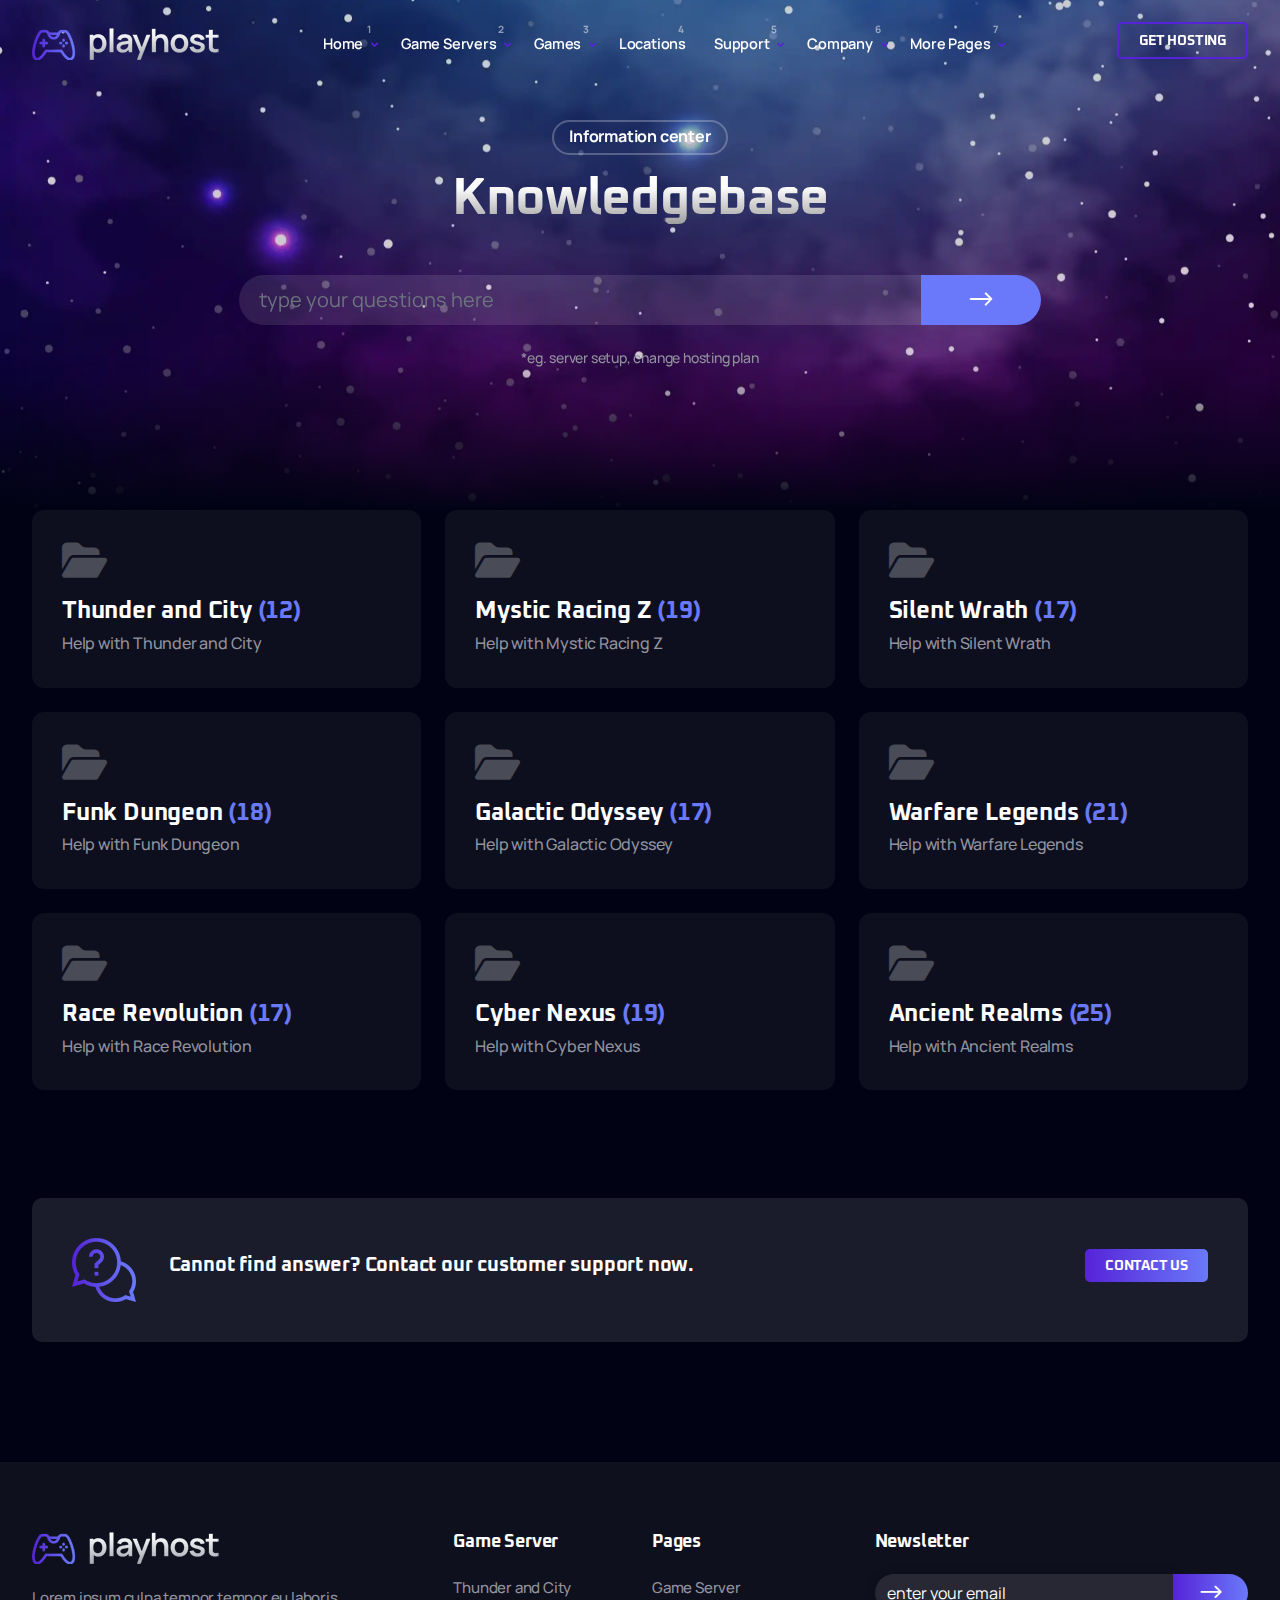
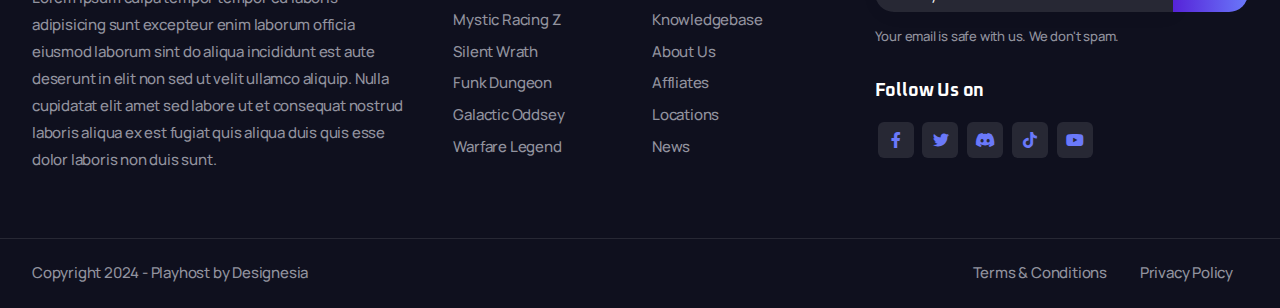
<file: knowledgebase.html>
<!DOCTYPE html>
<html lang="en">

<head>
    <title>Playhost - Game Hosting Website Template</title>
    <link rel="icon" href="images/icon.png" type="image/gif" sizes="16x16">
    <meta content="text/html;charset=utf-8" http-equiv="Content-Type">
    <meta content="width=device-width, initial-scale=1.0" name="viewport" >
    <meta content="Playhost - Game Hosting Website Template" name="description" >
    <meta content="" name="keywords" >
    <meta content="" name="author" >
    <!-- CSS Files
    ================================================== -->
    <link href="css/bootstrap.min.css" rel="stylesheet" type="text/css" id="bootstrap">
    <link href="css/plugins.css" rel="stylesheet" type="text/css" >
    <link href="css/swiper.css" rel="stylesheet" type="text/css" >
    <link href="css/style.css" rel="stylesheet" type="text/css" >
    <link href="css/coloring.css" rel="stylesheet" type="text/css" >
    <!-- color scheme -->
    <link id="colors" href="css/colors/scheme-01.css" rel="stylesheet" type="text/css" >

</head>

<body class="dark-scheme">
    <div id="wrapper">
        <div class="float-text show-on-scroll">
            <span><a href="#">Scroll to top</a></span>
        </div>
        <div class="scrollbar-v show-on-scroll"></div>
        <!-- page preloader begin -->
        <div id="de-loader"></div>
        <!-- page preloader close -->

        <!-- header begin -->
        <header class="transparent">
            <div class="container">
                <div class="row">
                    <div class="col-md-12">
                        <div class="de-flex sm-pt10">
                            <div class="de-flex-col">
                                <div class="de-flex-col">
                                    <!-- logo begin -->
                                    <div id="logo">
                                        <a href="index.html">
                                            <img class="logo-main" src="images/logo.png" alt="" >
                                            <img class="logo-mobile" src="images/logo-mobile.png" alt="" >
                                        </a>
                                    </div>
                                    <!-- logo close -->
                                </div>
                            </div>
                            <div class="de-flex-col header-col-mid">
                                <ul id="mainmenu">
                                    <li><a class="menu-item" href="homepage-3.html">Home</a>
                                        <ul class="mega">
                                            <li>
                                                <div class="container">
                                                    <div class="sb-menu p-4">
                                                        <div class="row g-4">

                                                            <div class="col-lg-2">
                                                                <a class="d-img-preview" href="index.html">
                                                                    <img src="images/demo/homepage-1.webp" class="color img-fluid" alt="">
                                                                </a>
                                                            </div>

                                                             <div class="col-lg-2">
                                                                <a class="d-img-preview" href="homepage-2.html">
                                                                    <img src="images/demo/homepage-2.webp" class="color img-fluid" alt="">
                                                                </a>
                                                            </div>

                                                             <div class="col-lg-2">
                                                                <a class="d-img-preview" href="homepage-3.html">
                                                                    <img src="images/demo/homepage-3.webp" class="color img-fluid" alt="">
                                                                </a>
                                                            </div>

                                                             <div class="col-lg-2">
                                                                <a class="d-img-preview" href="homepage-4.html">
                                                                    <img src="images/demo/homepage-4.webp" class="color img-fluid" alt="">
                                                                </a>
                                                            </div>

                                                             <div class="col-lg-2">
                                                                <a class="d-img-preview" href="homepage-5.html">
                                                                    <img src="images/demo/homepage-5.webp" class="color img-fluid" alt="">
                                                                </a>
                                                            </div>

                                                             <div class="col-lg-2">
                                                                <a class="d-img-preview" href="homepage-6.html">
                                                                    <img src="images/demo/homepage-6.webp" class="color img-fluid" alt="">
                                                                </a>
                                                            </div>

                                                             <div class="col-lg-2">
                                                                <a class="d-img-preview" href="homepage-7.html">
                                                                    <img src="images/demo/homepage-7.webp" class="color img-fluid" alt="">
                                                                </a>
                                                            </div>

                                                             <div class="col-lg-2">
                                                                <a class="d-img-preview" href="homepage-8.html">
                                                                    <img src="images/demo/homepage-8.webp" class="color img-fluid" alt="">
                                                                </a>
                                                            </div>

                                                             <div class="col-lg-2">
                                                                <a class="d-img-preview" href="homepage-9.html">
                                                                    <img src="images/demo/homepage-9.webp" class="color img-fluid" alt="">
                                                                </a>
                                                            </div>

                                                             <div class="col-lg-2">
                                                                <a class="d-img-preview" href="02_index.html">
                                                                    <img src="images/demo/homepage-light-1.webp" class="color img-fluid" alt="">
                                                                </a>
                                                            </div>

                                                             <div class="col-lg-2">
                                                                <a class="d-img-preview" href="onepage-1.html">
                                                                    <img src="images/demo/onepage-1.webp" class="color img-fluid" alt="">
                                                                </a>
                                                            </div>

                                                            <div class="col-lg-2">
                                                                <a class="d-img-preview" href="onepage-2.html">
                                                                    <img src="images/demo/onepage-2.webp" class="color img-fluid" alt="">
                                                                </a>
                                                            </div>

                                                        </div>
                                                    </div>
                                                </div>                                                
                                            </li>
                                        </ul>
                                    </li>
                                    <li>
                                        <a class="menu-item" href="game-server-1.html">Game Servers</a>
                                        <ul>
                                            <li><a class="menu-item" href="game-server-1.html">Games Server One</a></li>
                                            <li><a class="menu-item" href="game-server-2.html">Games Server Two</a></li>
                                            <li><a class="menu-item" href="pricing-table-one.html">Pricing Table One</a></li>
                                            <li><a class="menu-item" href="pricing-table-two.html">Pricing Table Two</a></li>
                                            <li><a class="menu-item" href="pricing-table-three.html">Pricing Table Three</a></li>
                                            <li><a class="menu-item new" href="pricing-table-four.html">Pricing Table Four</a></li>
                                        </ul>
                                    </li>
                                    <li>
                                        <a class="menu-item" href="game-server-1.html">Games</a>
                                        <ul class="mega">
                                            <li>
                                                <div class="container">
                                                    <div class="sb-menu p-lg-4 p-sm-0">
                                                        <div class="row g-lg-4 g-sm-0">
                                                            <div class="col-lg-3">
                                                                <div class="d-list-small">
                                                                    <a href="pricing-table-one.html">
                                                                        <img src="images/covers-square/1.webp" class="" alt="">
                                                                        <h5>Thunder and City</h5>
                                                                    </a>
                                                                </div>
                                                                <div class="d-list-small">
                                                                    <a href="pricing-table-two.html">
                                                                        <img src="images/covers-square/2.webp" class="" alt="">
                                                                        <h5>Mystic Racing Z</h5>
                                                                    </a>
                                                                </div>
                                                                <div class="d-list-small">
                                                                    <a href="pricing-table-three.html">
                                                                        <img src="images/covers-square/3.webp" class="" alt="">
                                                                        <h5>Silent Wrath</h5>
                                                                    </a>
                                                                </div>
                                                            </div>

                                                            <div class="col-lg-3">
                                                                <div class="d-list-small">
                                                                    <a href="pricing-table-four.html">
                                                                        <img src="images/covers-square/4.webp" class="" alt="">
                                                                        <h5>Funk Dungeon</h5>
                                                                    </a>
                                                                </div>
                                                                <div class="d-list-small">
                                                                    <a href="pricing-table-one.html">
                                                                        <img src="images/covers-square/5.webp" class="" alt="">
                                                                        <h5>Galactic Odyssey</h5>
                                                                    </a>
                                                                </div>
                                                                <div class="d-list-small">
                                                                    <a href="pricing-table-two.html">
                                                                        <img src="images/covers-square/6.webp" class="" alt="">
                                                                        <h5>Warfare Legends</h5>
                                                                    </a>
                                                                </div>
                                                            </div>

                                                            <div class="col-lg-3">
                                                                <div class="d-list-small">
                                                                    <a href="pricing-table-three.html">
                                                                        <img src="images/covers-square/7.webp" class="" alt="">
                                                                        <h5>Raceway Revolution</h5>
                                                                    </a>
                                                                </div>
                                                                <div class="d-list-small">
                                                                    <a href="pricing-table-four.html">
                                                                        <img src="images/covers-square/8.webp" class="" alt="">
                                                                        <h5>Starborne Odyssey</h5>
                                                                    </a>
                                                                </div>
                                                                <div class="d-list-small">
                                                                    <a href="pricing-table-one.html">
                                                                        <img src="images/covers-square/9.webp" class="" alt="">
                                                                        <h5>Cyber Nexus</h5>
                                                                    </a>
                                                                </div>
                                                            </div>

                                                            <div class="col-lg-3">
                                                                <div class="d-list-small">
                                                                    <a href="pricing-table-two.html">
                                                                        <img src="images/covers-square/10.webp" class="" alt="">
                                                                        <h5>Ancient Realms</h5>
                                                                    </a>
                                                                </div>
                                                                <div class="d-list-small">
                                                                    <a href="pricing-table-three.html">
                                                                        <img src="images/covers-square/11.webp" class="" alt="">
                                                                        <h5>Alien Football</h5>
                                                                    </a>
                                                                </div>
                                                                <div class="d-list-small">
                                                                    <a href="pricing-table-four.html">
                                                                        <img src="images/covers-square/12.webp" class="" alt="">
                                                                        <h5>Shadow of Night</h5>
                                                                    </a>
                                                                </div>
                                                            </div>

                                                        </div>
                                                    </div>
                                                </div>                                                
                                            </li>
                                        </ul>
                                    </li>
                                    <li><a class="menu-item" href="locations.html">Locations</a></li>
                                    <li><a class="menu-item" href="#">Support</a>
                                        <ul>
                                            <li><a class="menu-item" href="knowledgebase.html">Knowledgebase</a></li>
                                            <li><a class="menu-item" href="faq.html">FAQ</a></li>
                                            <li><a class="menu-item" href="contact.html">Contact</a></li>
                                        </ul>
                                    </li>
                                    <li><a class="menu-item" href="#">Company</a>
                                        <ul>
                                            <li><a class="menu-item" href="about.html">About Us</a></li>
                                            <li><a class="menu-item" href="affliate.html">Affliates</a></li>
                                            <li><a class="menu-item" href="news.html">News</a></li>
                                        </ul>
                                    </li>
                                    <li><a class="menu-item" href="#">More Pages</a>
                                        <ul>
                                            <li><a class="menu-item" href="login.html">Login</a></li>
                                            <li><a class="menu-item" href="register.html">Register</a></li>
                                        </ul>
                                    </li>
                                </ul>
                            </div>
                            <div class="de-flex-col">
                                <div class="menu_side_area">
                                    <a href="game-server-1.html" class="btn-main btn-line"><span>Get Hosting</span></a>
                                    <span id="menu-btn"></span>
                                </div>
                            </div>
                        </div>
                    </div>
                </div>
            </div>
        </header>
        <!-- header close -->
        <!-- content begin -->
        <div class="no-bottom no-top" id="content">
            <div id="top"></div>
            <!-- section begin -->
            <section id="subheader" class="jarallax">
                <div class="de-gradient-edge-bottom"></div>
                <img src="images/background/space.webp" class="jarallax-img" alt="">
                <div class="container z-1000">
                    <div class="row">
                        <div class="col-lg-12 mb-3 text-center">
                            <div class="subtitle wow fadeInUp mb-3">Information center</div>
                            <h2 class="wow fadeInUp mb-3" data-wow-delay=".2s">Knowledgebase</h2>
                        </div>         

                        <div class="col-md-8 offset-md-2 text-center">
                            <form action='#' class="row" data-wow-delay="1.25s" id='form_sb' method="post" name="form_sb">
                                <div class="col">
                                    <div class="spacer-10"></div>
                                    <input class="form-control" id='domain_name' name='domain_name' placeholder="type your questions here" type='text'> <a id="btn-submit" href="javascript:;" onclick="document.getElementById('form_sb').submit();"><i class="arrow_right"></i></a>
                                    <div class="clearfix"></div>
                                </div>
                            </form>
                            <div class="spacer-20"></div>
                            <p class="d-small">*eg. server setup, change hosting plan</p>
                        </div>        
                    </div>
                </div>
            </section>
            <!-- section close -->

            <section class="no-top">
                <div class="container">
                    <div class="row g-4">
                        <div class="col-lg-4 col-md-6">
                            <div class="de-box-cat h-100">
                                <i class="fa fa-folder-open-o"></i>
                                <a href="faq.html"><h3>Thunder and City <span>(12)</span></h3></a>
                                <div class="d-subtitle">Help with Thunder and City</div>
                            </div>
                        </div>

                        <div class="col-lg-4 col-md-6">
                            <div class="de-box-cat h-100">
                                <i class="fa fa-folder-open-o"></i>
                                <a href="faq.html"><h3>Mystic Racing Z <span>(19)</span></h3></a>
                                <div class="d-subtitle">Help with Mystic Racing Z</div>
                            </div>
                        </div>

                        <div class="col-lg-4 col-md-6">
                            <div class="de-box-cat h-100">
                                <i class="fa fa-folder-open-o"></i>
                                <a href="faq.html"><h3>Silent Wrath <span>(17)</span></h3></a>
                                <div class="d-subtitle">Help with Silent Wrath</div>
                            </div>
                        </div>

                        <div class="col-lg-4 col-md-6">
                            <div class="de-box-cat h-100">
                                <i class="fa fa-folder-open-o"></i>
                                <a href="faq.html"><h3>Funk Dungeon <span>(18)</span></h3></a>
                                <div class="d-subtitle">Help with Funk Dungeon</div>
                            </div>
                        </div>

                        <div class="col-lg-4 col-md-6">
                            <div class="de-box-cat h-100">
                                <i class="fa fa-folder-open-o"></i>
                                <a href="faq.html"><h3>Galactic Odyssey <span>(17)</span></h3></a>
                                <div class="d-subtitle">Help with Galactic Odyssey</div>
                            </div>
                        </div>

                        <div class="col-lg-4 col-md-6">
                            <div class="de-box-cat h-100">
                                <i class="fa fa-folder-open-o"></i>
                                <a href="faq.html"><h3>Warfare Legends <span>(21)</span></h3></a>
                                <div class="d-subtitle">Help with Warfare Legends</div>
                            </div>
                        </div>

                        <div class="col-lg-4 col-md-6">
                            <div class="de-box-cat h-100">
                                <i class="fa fa-folder-open-o"></i>
                                <a href="faq.html"><h3>Race Revolution <span>(17)</span></h3></a>
                                <div class="d-subtitle">Help with Race Revolution</div>
                            </div>
                        </div>

                        <div class="col-lg-4 col-md-6">
                            <div class="de-box-cat h-100">
                                <i class="fa fa-folder-open-o"></i>
                                <a href="faq.html"><h3>Cyber Nexus <span>(19)</span></h3></a>
                                <div class="d-subtitle">Help with Cyber Nexus</div>
                            </div>
                        </div>

                        <div class="col-lg-4 col-md-6">
                            <div class="de-box-cat h-100">
                                <i class="fa fa-folder-open-o"></i>
                                <a href="faq.html"><h3>Ancient Realms <span>(25)</span></h3></a>
                                <div class="d-subtitle">Help with Ancient Realms</div>
                            </div>
                        </div>
                        

                        <div class="spacer-double"></div>

                        <div class="col-lg-12">
                            <div class="padding40 rounded-10" data-bgcolor="rgba(255, 255, 255, .1)">
                                <div class="row align-items-center">
                                    <div class="col-lg-1">
                                        <img src="images/icons/4.png" alt="" class="img-responsive">
                                    </div>
                                    <div class="col-lg-9">
                                        <h4>Cannot find answer? Contact our customer support now.</h4>
                                    </div>
                                    <div class="col-lg-2 text-lg-end">
                                        <a class="btn-main" href="#"><span>Contact Us</span></a>
                                    </div>
                                </div>
                            </div>
                        </div>

                    </div>
                </div>
            </section>
        </div>
        <!-- content close -->
        <!-- footer begin -->
        <footer>
            <div class="container">
                <div class="row gx-5">
                    <div class="col-lg-4">
                        <img src="images/logo.png" alt="" >
                        <div class="spacer-20"></div>
                        <p>Lorem ipsum culpa tempor tempor eu laboris adipisicing sunt excepteur enim laborum officia eiusmod laborum sint do aliqua incididunt est aute deserunt in elit non sed ut velit ullamco aliquip. Nulla cupidatat elit amet sed labore ut et consequat nostrud laboris aliqua ex est fugiat quis aliqua duis quis esse dolor laboris non duis sunt.</p>
                    </div>
                    <div class="col-lg-4">
                        <div class="row">
                            <div class="col-lg-6 col-sm-6">
                                <div class="widget">
                                    <h5>Game Server</h5>
                                    <ul>
                                        <li><a href="#">Thunder and City</a></li>
                                        <li><a href="#">Mystic Racing Z</a></li>
                                        <li><a href="#">Silent Wrath</a></li>
                                        <li><a href="#">Funk Dungeon</a></li>
                                        <li><a href="#">Galactic Oddsey</a></li>
                                        <li><a href="#">Warfare Legend</a></li>
                                    </ul>
                                </div>
                            </div>
                            <div class="col-lg-6 col-sm-6">
                                <div class="widget">
                                    <h5>Pages</h5>
                                    <ul>
                                        <li><a href="#">Game Server</a></li>
                                        <li><a href="#">Knowledgebase</a></li>
                                        <li><a href="#">About Us</a></li>
                                        <li><a href="#">Affliates</a></li>
                                        <li><a href="#">Locations</a></li>
                                        <li><a href="#">News</a></li>
                                    </ul>
                                </div>
                            </div>
                        </div>
                    </div>
                    <div class="col-lg-4">
                        <div class="widget">
                            <h5>Newsletter</h5>
                            <form action="blank.php" class="row form-dark" id="form_subscribe" method="post" name="form_subscribe">
                                <div class="col text-center">
                                    <input class="form-control" id="txt_subscribe" name="txt_subscribe" placeholder="enter your email" type="text" > <a href="#" id="btn-subscribe"><i class="arrow_right bg-color-secondary"></i></a>
                                    <div class="clearfix"></div>
                                </div>
                            </form>
                            <div class="spacer-10"></div>
                            <small>Your email is safe with us. We don't spam.</small>
                            <div class="spacer-30"></div>
                            <div class="widget">
                                <h5>Follow Us on</h5>
                                <div class="social-icons">
                                    <a href="#"><i class="fa-brands fa-facebook-f"></i></a>
                                    <a href="#"><i class="fa-brands fa-twitter"></i></a>
                                    <a href="#"><i class="fa-brands fa-discord"></i></a>
                                    <a href="#"><i class="fa-brands fa-tiktok"></i></a>
                                    <a href="#"><i class="fa-brands fa-youtube"></i></a>
                                </div>
                            </div>
                        </div>
                    </div>
                </div>
            </div>
            <div class="subfooter">
                <div class="container">
                    <div class="row">
                        <div class="col-md-12">
                            <div class="de-flex">
                                <div class="de-flex-col">
                                    <a href="index.html">
                                        Copyright 2024 - Playhost by Designesia
                                    </a>
                                </div>
                                <ul class="menu-simple">
                                    <li><a href="#">Terms &amp; Conditions</a></li>
                                    <li><a href="#">Privacy Policy</a></li>
                                </ul>
                            </div>
                        </div>
                    </div>
                </div>
            </div>
        </footer>
        <!-- footer close -->
    </div>


    <!-- Javascript Files
    ================================================== -->
    <script src="js/plugins.js"></script>
    <script src="js/designesia.js"></script>
</body>

</html>
</file>
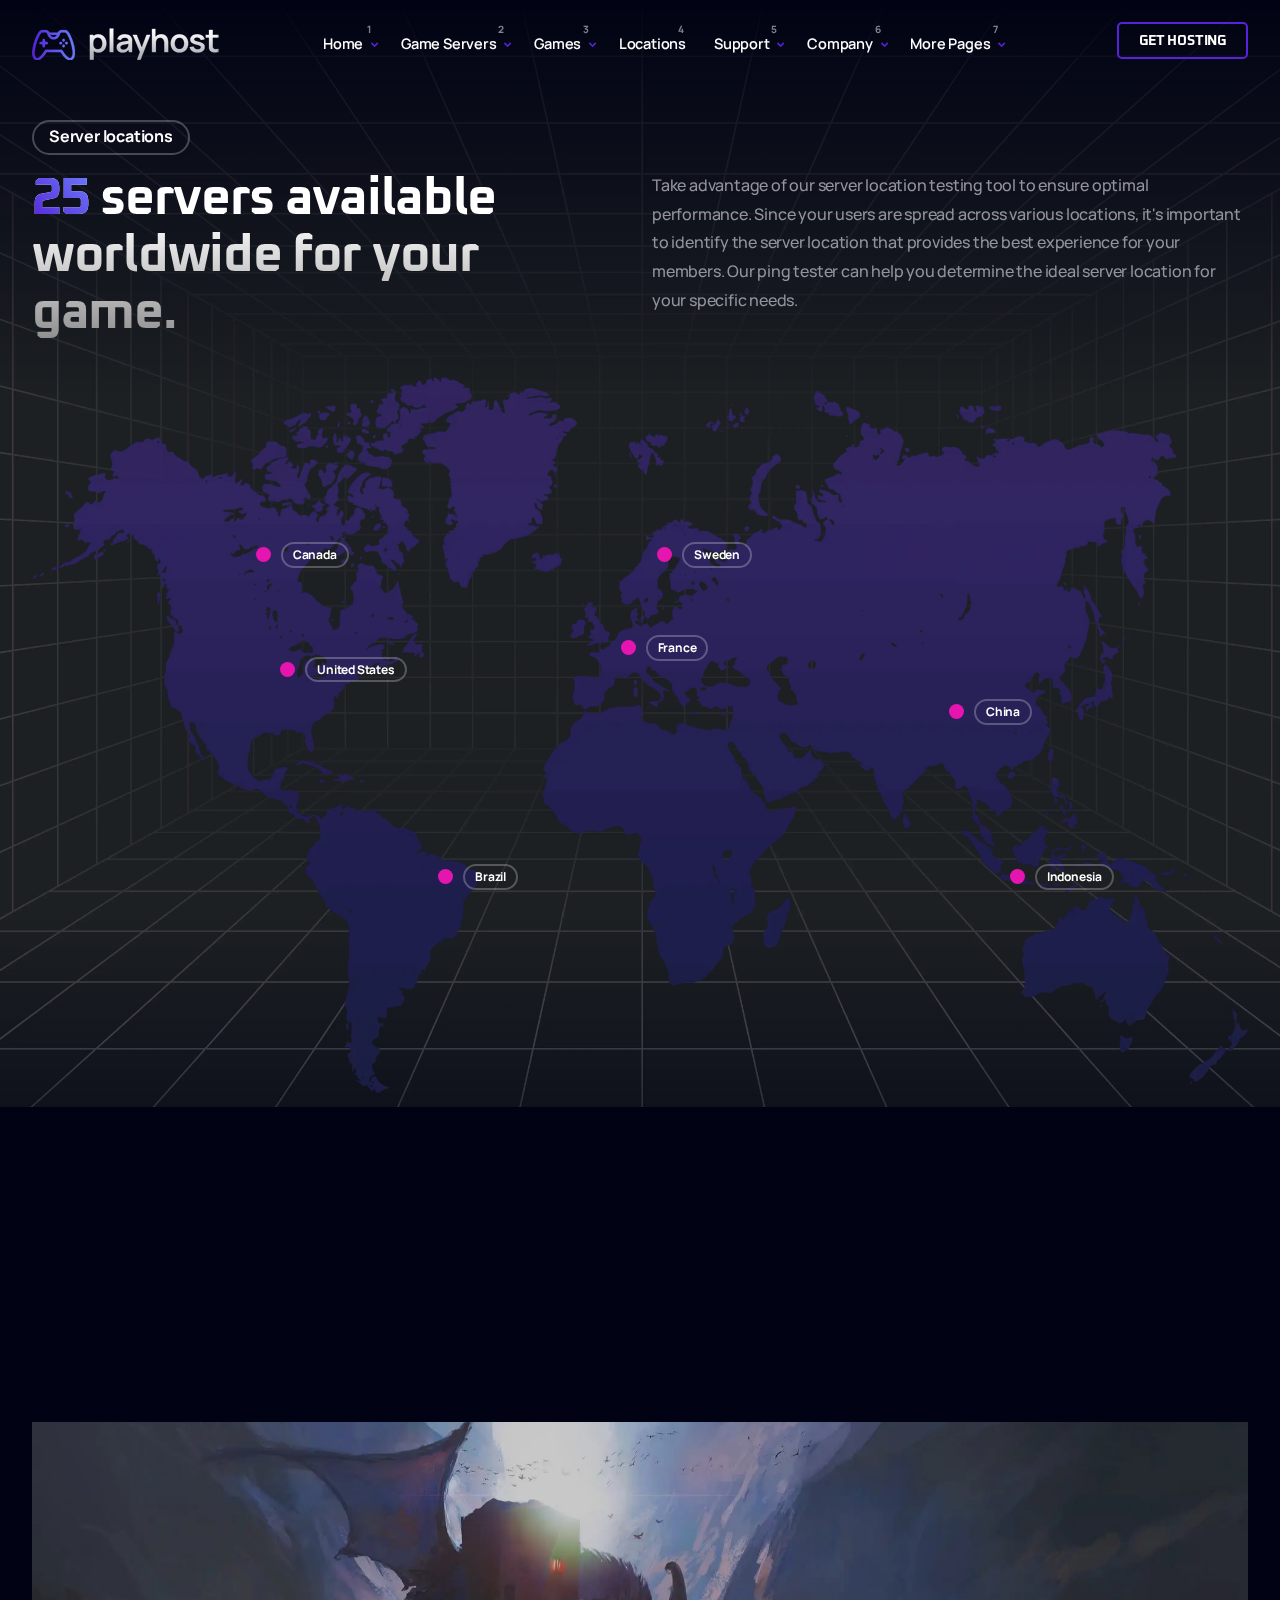
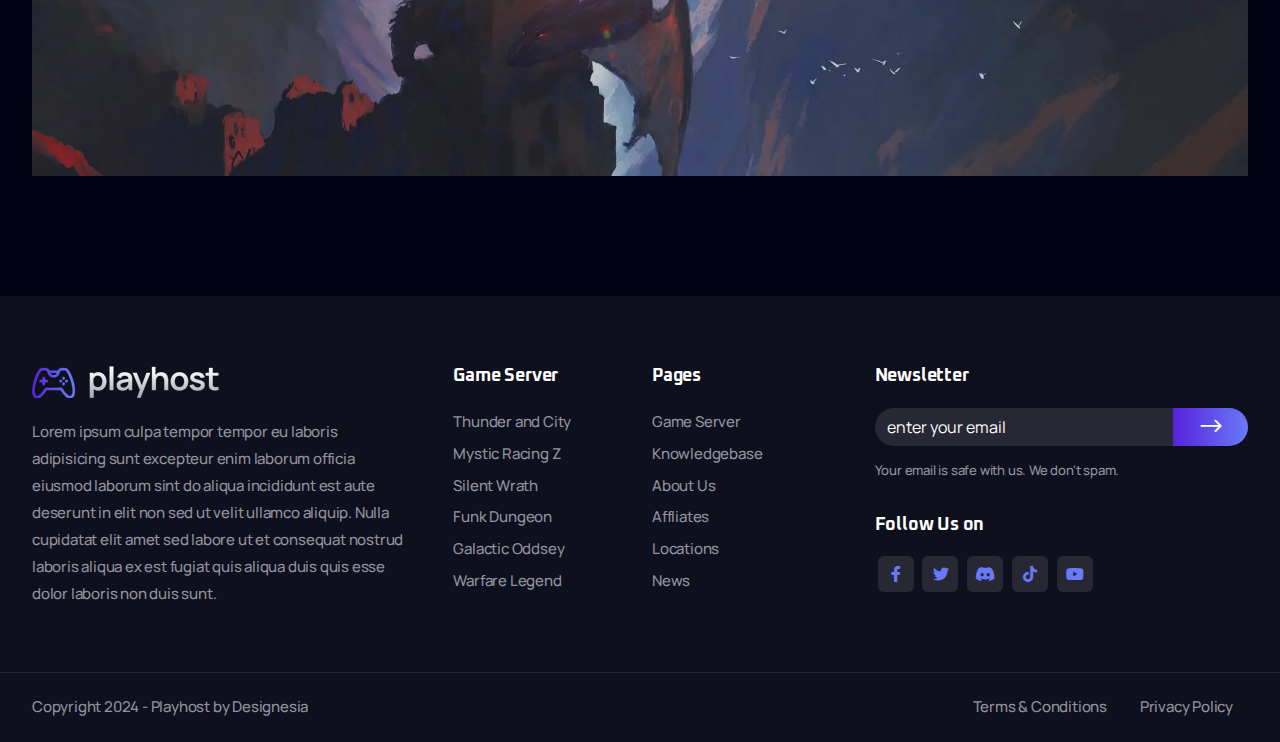
<file: locations.html>
<!DOCTYPE html>
<html lang="en">

<head>
    <title>Playhost - Game Hosting Website Template</title>
    <link rel="icon" href="images/icon.png" type="image/gif" sizes="16x16">
    <meta content="text/html;charset=utf-8" http-equiv="Content-Type">
    <meta content="width=device-width, initial-scale=1.0" name="viewport" >
    <meta content="Playhost - Game Hosting Website Template" name="description" >
    <meta content="" name="keywords" >
    <meta content="" name="author" >
    <!-- CSS Files
    ================================================== -->
    <link href="css/bootstrap.min.css" rel="stylesheet" type="text/css" id="bootstrap">
    <link href="css/plugins.css" rel="stylesheet" type="text/css" >
    <link href="css/swiper.css" rel="stylesheet" type="text/css" >
    <link href="css/style.css" rel="stylesheet" type="text/css" >
    <link href="css/coloring.css" rel="stylesheet" type="text/css" >
    <!-- color scheme -->
    <link id="colors" href="css/colors/scheme-01.css" rel="stylesheet" type="text/css" >

</head>

<body class="dark-scheme">
    <div id="wrapper">
        <div class="float-text show-on-scroll">
            <span><a href="#">Scroll to top</a></span>
        </div>
        <div class="scrollbar-v show-on-scroll"></div>
        <!-- page preloader begin -->
        <div id="de-loader"></div>
        <!-- page preloader close -->

        <!-- header begin -->
        <header class="transparent">
            <div class="container">
                <div class="row">
                    <div class="col-md-12">
                        <div class="de-flex sm-pt10">
                            <div class="de-flex-col">
                                <div class="de-flex-col">
                                    <!-- logo begin -->
                                    <div id="logo">
                                        <a href="index.html">
                                            <img class="logo-main" src="images/logo.png" alt="" >
                                            <img class="logo-mobile" src="images/logo-mobile.png" alt="" >
                                        </a>
                                    </div>
                                    <!-- logo close -->
                                </div>
                            </div>
                            <div class="de-flex-col header-col-mid">
                                <ul id="mainmenu">
                                    <li><a class="menu-item" href="homepage-3.html">Home</a>
                                        <ul class="mega">
                                            <li>
                                                <div class="container">
                                                    <div class="sb-menu p-4">
                                                        <div class="row g-4">

                                                            <div class="col-lg-2">
                                                                <a class="d-img-preview" href="index.html">
                                                                    <img src="images/demo/homepage-1.webp" class="color img-fluid" alt="">
                                                                </a>
                                                            </div>

                                                             <div class="col-lg-2">
                                                                <a class="d-img-preview" href="homepage-2.html">
                                                                    <img src="images/demo/homepage-2.webp" class="color img-fluid" alt="">
                                                                </a>
                                                            </div>

                                                             <div class="col-lg-2">
                                                                <a class="d-img-preview" href="homepage-3.html">
                                                                    <img src="images/demo/homepage-3.webp" class="color img-fluid" alt="">
                                                                </a>
                                                            </div>

                                                             <div class="col-lg-2">
                                                                <a class="d-img-preview" href="homepage-4.html">
                                                                    <img src="images/demo/homepage-4.webp" class="color img-fluid" alt="">
                                                                </a>
                                                            </div>

                                                             <div class="col-lg-2">
                                                                <a class="d-img-preview" href="homepage-5.html">
                                                                    <img src="images/demo/homepage-5.webp" class="color img-fluid" alt="">
                                                                </a>
                                                            </div>

                                                             <div class="col-lg-2">
                                                                <a class="d-img-preview" href="homepage-6.html">
                                                                    <img src="images/demo/homepage-6.webp" class="color img-fluid" alt="">
                                                                </a>
                                                            </div>

                                                             <div class="col-lg-2">
                                                                <a class="d-img-preview" href="homepage-7.html">
                                                                    <img src="images/demo/homepage-7.webp" class="color img-fluid" alt="">
                                                                </a>
                                                            </div>

                                                             <div class="col-lg-2">
                                                                <a class="d-img-preview" href="homepage-8.html">
                                                                    <img src="images/demo/homepage-8.webp" class="color img-fluid" alt="">
                                                                </a>
                                                            </div>

                                                             <div class="col-lg-2">
                                                                <a class="d-img-preview" href="homepage-9.html">
                                                                    <img src="images/demo/homepage-9.webp" class="color img-fluid" alt="">
                                                                </a>
                                                            </div>

                                                             <div class="col-lg-2">
                                                                <a class="d-img-preview" href="02_index.html">
                                                                    <img src="images/demo/homepage-light-1.webp" class="color img-fluid" alt="">
                                                                </a>
                                                            </div>

                                                             <div class="col-lg-2">
                                                                <a class="d-img-preview" href="onepage-1.html">
                                                                    <img src="images/demo/onepage-1.webp" class="color img-fluid" alt="">
                                                                </a>
                                                            </div>

                                                            <div class="col-lg-2">
                                                                <a class="d-img-preview" href="onepage-2.html">
                                                                    <img src="images/demo/onepage-2.webp" class="color img-fluid" alt="">
                                                                </a>
                                                            </div>

                                                        </div>
                                                    </div>
                                                </div>                                                
                                            </li>
                                        </ul>
                                    </li>
                                    <li>
                                        <a class="menu-item" href="game-server-1.html">Game Servers</a>
                                        <ul>
                                            <li><a class="menu-item" href="game-server-1.html">Games Server One</a></li>
                                            <li><a class="menu-item" href="game-server-2.html">Games Server Two</a></li>
                                            <li><a class="menu-item" href="pricing-table-one.html">Pricing Table One</a></li>
                                            <li><a class="menu-item" href="pricing-table-two.html">Pricing Table Two</a></li>
                                            <li><a class="menu-item" href="pricing-table-three.html">Pricing Table Three</a></li>
                                            <li><a class="menu-item new" href="pricing-table-four.html">Pricing Table Four</a></li>
                                        </ul>
                                    </li>
                                    <li>
                                        <a class="menu-item" href="game-server-1.html">Games</a>
                                        <ul class="mega">
                                            <li>
                                                <div class="container">
                                                    <div class="sb-menu p-lg-4 p-sm-0">
                                                        <div class="row g-lg-4 g-sm-0">
                                                            <div class="col-lg-3">
                                                                <div class="d-list-small">
                                                                    <a href="pricing-table-one.html">
                                                                        <img src="images/covers-square/1.webp" class="" alt="">
                                                                        <h5>Thunder and City</h5>
                                                                    </a>
                                                                </div>
                                                                <div class="d-list-small">
                                                                    <a href="pricing-table-two.html">
                                                                        <img src="images/covers-square/2.webp" class="" alt="">
                                                                        <h5>Mystic Racing Z</h5>
                                                                    </a>
                                                                </div>
                                                                <div class="d-list-small">
                                                                    <a href="pricing-table-three.html">
                                                                        <img src="images/covers-square/3.webp" class="" alt="">
                                                                        <h5>Silent Wrath</h5>
                                                                    </a>
                                                                </div>
                                                            </div>

                                                            <div class="col-lg-3">
                                                                <div class="d-list-small">
                                                                    <a href="pricing-table-four.html">
                                                                        <img src="images/covers-square/4.webp" class="" alt="">
                                                                        <h5>Funk Dungeon</h5>
                                                                    </a>
                                                                </div>
                                                                <div class="d-list-small">
                                                                    <a href="pricing-table-one.html">
                                                                        <img src="images/covers-square/5.webp" class="" alt="">
                                                                        <h5>Galactic Odyssey</h5>
                                                                    </a>
                                                                </div>
                                                                <div class="d-list-small">
                                                                    <a href="pricing-table-two.html">
                                                                        <img src="images/covers-square/6.webp" class="" alt="">
                                                                        <h5>Warfare Legends</h5>
                                                                    </a>
                                                                </div>
                                                            </div>

                                                            <div class="col-lg-3">
                                                                <div class="d-list-small">
                                                                    <a href="pricing-table-three.html">
                                                                        <img src="images/covers-square/7.webp" class="" alt="">
                                                                        <h5>Raceway Revolution</h5>
                                                                    </a>
                                                                </div>
                                                                <div class="d-list-small">
                                                                    <a href="pricing-table-four.html">
                                                                        <img src="images/covers-square/8.webp" class="" alt="">
                                                                        <h5>Starborne Odyssey</h5>
                                                                    </a>
                                                                </div>
                                                                <div class="d-list-small">
                                                                    <a href="pricing-table-one.html">
                                                                        <img src="images/covers-square/9.webp" class="" alt="">
                                                                        <h5>Cyber Nexus</h5>
                                                                    </a>
                                                                </div>
                                                            </div>

                                                            <div class="col-lg-3">
                                                                <div class="d-list-small">
                                                                    <a href="pricing-table-two.html">
                                                                        <img src="images/covers-square/10.webp" class="" alt="">
                                                                        <h5>Ancient Realms</h5>
                                                                    </a>
                                                                </div>
                                                                <div class="d-list-small">
                                                                    <a href="pricing-table-three.html">
                                                                        <img src="images/covers-square/11.webp" class="" alt="">
                                                                        <h5>Alien Football</h5>
                                                                    </a>
                                                                </div>
                                                                <div class="d-list-small">
                                                                    <a href="pricing-table-four.html">
                                                                        <img src="images/covers-square/12.webp" class="" alt="">
                                                                        <h5>Shadow of Night</h5>
                                                                    </a>
                                                                </div>
                                                            </div>

                                                        </div>
                                                    </div>
                                                </div>                                                
                                            </li>
                                        </ul>
                                    </li>
                                    <li><a class="menu-item" href="locations.html">Locations</a></li>
                                    <li><a class="menu-item" href="#">Support</a>
                                        <ul>
                                            <li><a class="menu-item" href="knowledgebase.html">Knowledgebase</a></li>
                                            <li><a class="menu-item" href="faq.html">FAQ</a></li>
                                            <li><a class="menu-item" href="contact.html">Contact</a></li>
                                        </ul>
                                    </li>
                                    <li><a class="menu-item" href="#">Company</a>
                                        <ul>
                                            <li><a class="menu-item" href="about.html">About Us</a></li>
                                            <li><a class="menu-item" href="affliate.html">Affliates</a></li>
                                            <li><a class="menu-item" href="news.html">News</a></li>
                                        </ul>
                                    </li>
                                    <li><a class="menu-item" href="#">More Pages</a>
                                        <ul>
                                            <li><a class="menu-item" href="login.html">Login</a></li>
                                            <li><a class="menu-item" href="register.html">Register</a></li>
                                        </ul>
                                    </li>
                                </ul>
                            </div>
                            <div class="de-flex-col">
                                <div class="menu_side_area">
                                    <a href="game-server-1.html" class="btn-main btn-line"><span>Get Hosting</span></a>
                                    <span id="menu-btn"></span>
                                </div>
                            </div>
                        </div>
                    </div>
                </div>
            </div>
        </header>
        <!-- header close -->
        <!-- content begin -->
        <div class="no-bottom no-top" id="content">
            <div id="top"></div>
            
            <section class="jarallax">
                <div class="de-gradient-edge-top"></div>
                <div class="de-gradient-edge-bottom"></div>
                <img src="images/background/bg-grid.webp" class="jarallax-img" alt="">
                <div class="container z-1000">
                    <div class="row">
                        <div class="col-lg-12">
                            <div class="subtitle wow fadeInUp mb-3">Server locations</div>
                        </div>
                        <div class="col-lg-6">
                            <h2 class="wow fadeInUp mb20" data-wow-delay=".2s"><span class="text-gradient">25</span> servers available worldwide for your game.</h2>
                        </div>
                        <div class="col-lg-6">
                            Take advantage of our server location testing tool to ensure optimal performance. Since your users are spread across various locations, it's important to identify the server location that provides the best experience for your members. Our ping tester can help you determine the ideal server location for your specific needs.
                        </div>

                        <div class="spacer-10"></div>

                        <div class="col-lg-12 wow fadeInUp">
                            <div class="mb-sm-0">
                                <div class="de-map-hotspot">
                                    <div class="de-spot wow fadeIn" style="top:39%; left:20%">
                                        <span>United&nbsp;States</span>
                                        <div class="de-circle-1"></div>
                                        <div class="de-circle-2"></div>
                                    </div>
                                    <div class="de-spot wow fadeIn" style="top:76%; left:87%">
                                        <span>Australia</span>
                                        <div class="de-circle-1"></div>
                                        <div class="de-circle-2"></div>
                                    </div>
                                    <div class="de-spot wow fadeIn" style="top:68%; left:80%">
                                        <span>Indonesia</span>
                                        <div class="de-circle-1"></div>
                                        <div class="de-circle-2"></div>
                                    </div>
                                    <div class="de-spot wow fadeIn" style="top:23%; left:18%">
                                        <span>Canada</span>
                                        <div class="de-circle-1"></div>
                                        <div class="de-circle-2"></div>
                                    </div>
                                    <div class="de-spot wow fadeIn" style="top:68%; left:33%">
                                        <span>Brazil</span>
                                        <div class="de-circle-1"></div>
                                        <div class="de-circle-2"></div>
                                    </div>
                                    <div class="de-spot wow fadeIn" style="top:45%; left:75%">
                                        <span>China</span>
                                        <div class="de-circle-1"></div>
                                        <div class="de-circle-2"></div>
                                    </div>
                                    <div class="de-spot wow fadeIn" style="top:36%; left:48%">
                                        <span>France</span>
                                        <div class="de-circle-1"></div>
                                        <div class="de-circle-2"></div>
                                    </div>
                                    <div class="de-spot wow fadeIn" style="top:23%; left:51%">
                                        <span>Sweden</span>
                                        <div class="de-circle-1"></div>
                                        <div class="de-circle-2"></div>
                                    </div>
                                    <div class="de-spot wow fadeIn" style="top:78%; left:53%">
                                        <span>South&nbsp;Africa</span>
                                        <div class="de-circle-1"></div>
                                        <div class="de-circle-2"></div>
                                    </div>
                                    <img src="images/misc/world-map.webp" class="img-fluid" alt="">
                                </div>
                            </div>
                        </div>                        
                    </div>
                </div>

                <div class="no-bottom wow fadeInRight d-flex z-1000">
                  <div class="de-marquee-list wow">
                    <div class="d-item">
                      <span class="d-item-txt">London</span>
                      <span class="d-item-display">
                        <i class="d-item-block"></i>
                      </span>
                      <span class="d-item-txt">Paris</span>
                      <span class="d-item-display">
                        <i class="d-item-block"></i>
                      </span>
                      <span class="d-item-txt">Frankurt</span>
                      <span class="d-item-display">
                        <i class="d-item-block"></i>
                      </span>
                      <span class="d-item-txt">Amsterdam</span>
                      <span class="d-item-display">
                        <i class="d-item-block"></i>
                      </span>
                      <span class="d-item-txt">Stockholm</span>
                      <span class="d-item-display">
                        <i class="d-item-block"></i>
                      </span>
                      <span class="d-item-txt">Helsinki</span>
                      <span class="d-item-display">
                        <i class="d-item-block"></i>
                      </span>
                      <span class="d-item-txt">Los Angeles</span>
                      <span class="d-item-display">
                        <i class="d-item-block"></i>
                      </span>
                      <span class="d-item-txt">Quebec</span>
                      <span class="d-item-display">
                        <i class="d-item-block"></i>
                      </span>
                      <span class="d-item-txt">Singapore</span>
                      <span class="d-item-display">
                        <i class="d-item-block"></i>
                      </span>
                      <span class="d-item-txt">Sydney</span>
                      <span class="d-item-display">
                        <i class="d-item-block"></i>
                      </span>
                      <span class="d-item-txt">Sau Paulo</span>
                      <span class="d-item-display">
                        <i class="d-item-block"></i>
                      </span>
                      <span class="d-item-txt">Bangkok</span>
                      <span class="d-item-display">
                        <i class="d-item-block"></i>
                      </span>
                      <span class="d-item-txt">Jakarta</span>
                      <span class="d-item-display">
                        <i class="d-item-block"></i>
                      </span>
                     </div>
                  </div>
                </div>

            </section>

            <section class="pt0">
                <div class="container">
                    <div class="row">
                        <div class="col-lg-12">
                            <div class="padding60 sm-padding40 jarallax position-relative">
                                <img src="images/background/1.webp" class="jarallax-img" alt="">
                                <div class="row">
                                    <div class="col-lg-6">
                                        <div class="subtitle wow fadeInUp mb-3">Start your game</div>
                                        <h2 class="wow fadeInUp" data-wow-delay=".2s">Unlock Your Gaming Full Potential</h2>
                                        <p class="wow fadeInUp">Aute esse non magna elit dolore dolore dolor sit est. Ea occaecat ea duis laborum reprehenderit id cillum tempor cupidatat qui nisi proident nostrud dolore id do eiusmod. Lorem ipsum non labore.</p>
                                        <div class="spacer-10"></div>
                                        <a class="btn-main mb10 wow fadeInUp" href="game-server-1.html"><span>Order Your Game Server Now</span></a>
                                    </div>
                                </div>

                                <img src="images/misc/avatar.webp" class="sm-hide position-absolute bottom-0 end-0 wow fadeIn"  alt="">
                            </div>
                        </div>
                    </div>
                </div>
            </section>

        </div>
        <!-- content close -->
        <!-- footer begin -->
        <footer>
            <div class="container">
                <div class="row gx-5">
                    <div class="col-lg-4">
                        <img src="images/logo.png" alt="" >
                        <div class="spacer-20"></div>
                        <p>Lorem ipsum culpa tempor tempor eu laboris adipisicing sunt excepteur enim laborum officia eiusmod laborum sint do aliqua incididunt est aute deserunt in elit non sed ut velit ullamco aliquip. Nulla cupidatat elit amet sed labore ut et consequat nostrud laboris aliqua ex est fugiat quis aliqua duis quis esse dolor laboris non duis sunt.</p>
                    </div>
                    <div class="col-lg-4">
                        <div class="row">
                            <div class="col-lg-6 col-sm-6">
                                <div class="widget">
                                    <h5>Game Server</h5>
                                    <ul>
                                        <li><a href="#">Thunder and City</a></li>
                                        <li><a href="#">Mystic Racing Z</a></li>
                                        <li><a href="#">Silent Wrath</a></li>
                                        <li><a href="#">Funk Dungeon</a></li>
                                        <li><a href="#">Galactic Oddsey</a></li>
                                        <li><a href="#">Warfare Legend</a></li>
                                    </ul>
                                </div>
                            </div>
                            <div class="col-lg-6 col-sm-6">
                                <div class="widget">
                                    <h5>Pages</h5>
                                    <ul>
                                        <li><a href="#">Game Server</a></li>
                                        <li><a href="#">Knowledgebase</a></li>
                                        <li><a href="#">About Us</a></li>
                                        <li><a href="#">Affliates</a></li>
                                        <li><a href="#">Locations</a></li>
                                        <li><a href="#">News</a></li>
                                    </ul>
                                </div>
                            </div>
                        </div>
                    </div>
                    <div class="col-lg-4">
                        <div class="widget">
                            <h5>Newsletter</h5>
                            <form action="blank.php" class="row form-dark" id="form_subscribe" method="post" name="form_subscribe">
                                <div class="col text-center">
                                    <input class="form-control" id="txt_subscribe" name="txt_subscribe" placeholder="enter your email" type="text" > <a href="#" id="btn-subscribe"><i class="arrow_right bg-color-secondary"></i></a>
                                    <div class="clearfix"></div>
                                </div>
                            </form>
                            <div class="spacer-10"></div>
                            <small>Your email is safe with us. We don't spam.</small>
                            <div class="spacer-30"></div>
                            <div class="widget">
                                <h5>Follow Us on</h5>
                                <div class="social-icons">
                                    <a href="#"><i class="fa-brands fa-facebook-f"></i></a>
                                    <a href="#"><i class="fa-brands fa-twitter"></i></a>
                                    <a href="#"><i class="fa-brands fa-discord"></i></a>
                                    <a href="#"><i class="fa-brands fa-tiktok"></i></a>
                                    <a href="#"><i class="fa-brands fa-youtube"></i></a>
                                </div>
                            </div>
                        </div>
                    </div>
                </div>
            </div>
            <div class="subfooter">
                <div class="container">
                    <div class="row">
                        <div class="col-md-12">
                            <div class="de-flex">
                                <div class="de-flex-col">
                                    <a href="index.html">
                                        Copyright 2024 - Playhost by Designesia
                                    </a>
                                </div>
                                <ul class="menu-simple">
                                    <li><a href="#">Terms &amp; Conditions</a></li>
                                    <li><a href="#">Privacy Policy</a></li>
                                </ul>
                            </div>
                        </div>
                    </div>
                </div>
            </div>
        </footer>
        <!-- footer close -->
    </div>


    <!-- Javascript Files
    ================================================== -->
    <script src="js/plugins.js"></script>
    <script src="js/designesia.js"></script>
    <script src="js/custom-marquee.js"></script>
</body>

</html>
</file>
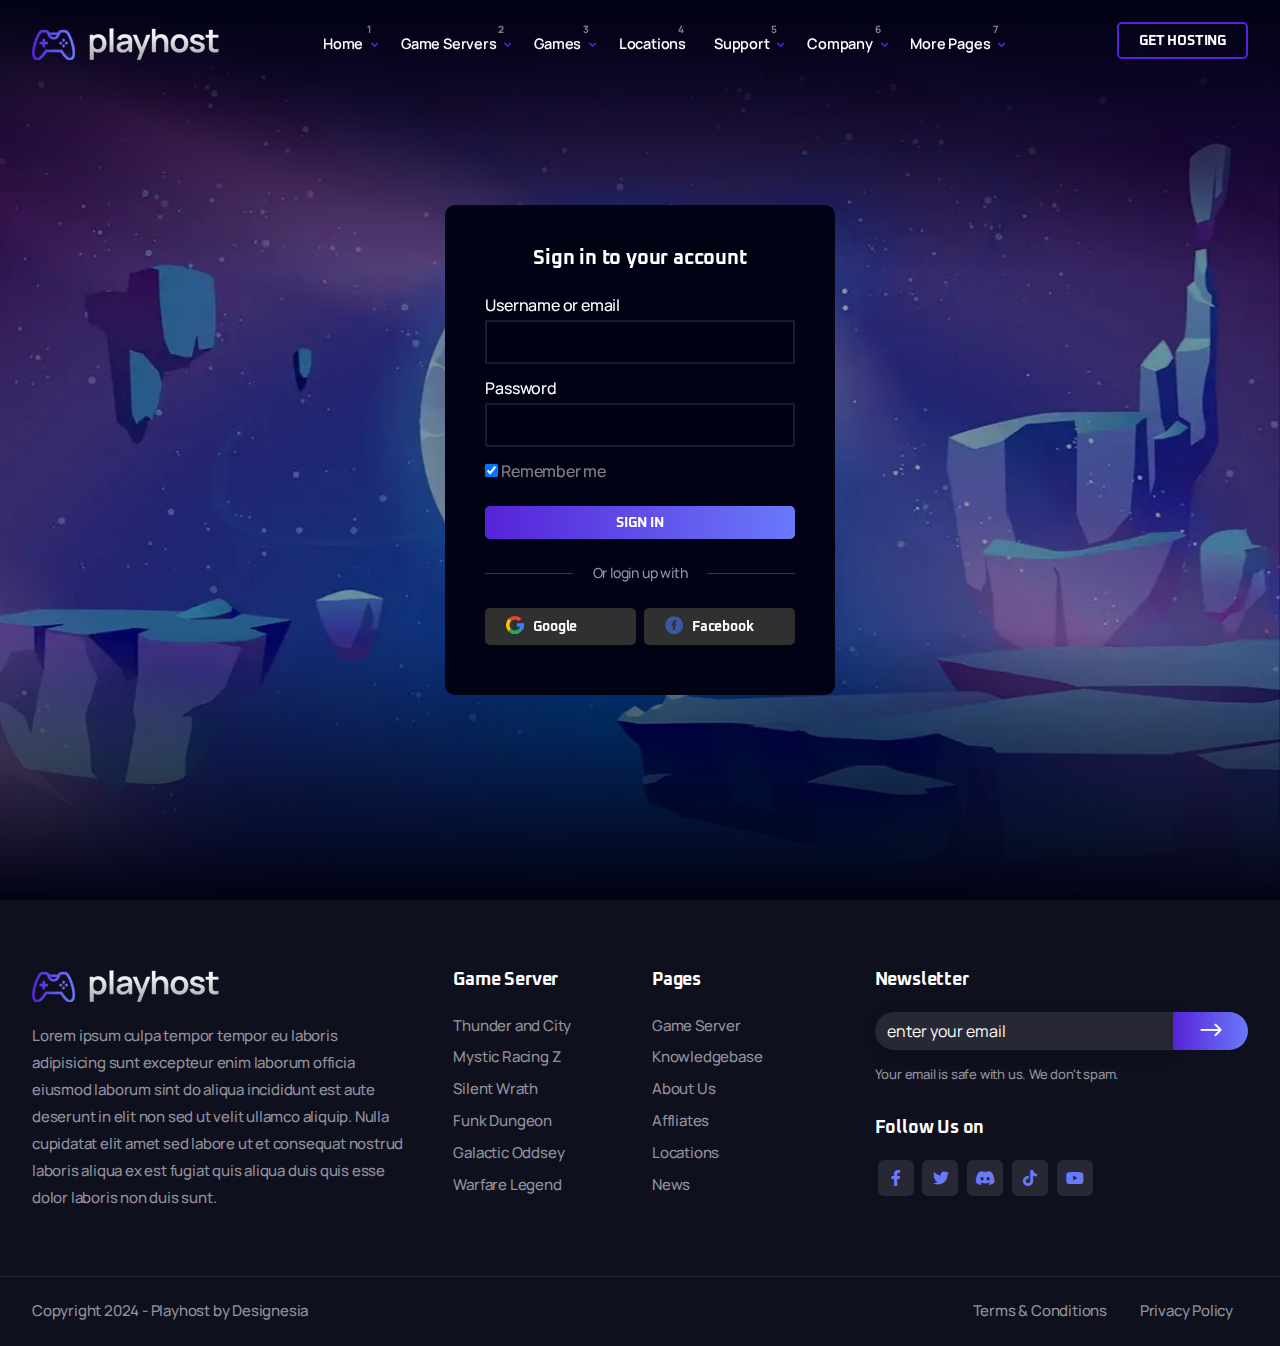
<file: login.html>
<!DOCTYPE html>
<html lang="en">

<head>
    <title>Playhost - Game Hosting Website Template</title>
    <link rel="icon" href="images/icon.png" type="image/gif" sizes="16x16">
    <meta content="text/html;charset=utf-8" http-equiv="Content-Type">
    <meta content="width=device-width, initial-scale=1.0" name="viewport" >
    <meta content="Playhost - Game Hosting Website Template" name="description" >
    <meta content="" name="keywords" >
    <meta content="" name="author" >
    <!-- CSS Files
    ================================================== -->
    <link href="css/bootstrap.min.css" rel="stylesheet" type="text/css" id="bootstrap">
    <link href="css/plugins.css" rel="stylesheet" type="text/css" >
    <link href="css/swiper.css" rel="stylesheet" type="text/css" >
    <link href="css/style.css" rel="stylesheet" type="text/css" >
    <link href="css/coloring.css" rel="stylesheet" type="text/css" >
    <!-- color scheme -->
    <link id="colors" href="css/colors/scheme-01.css" rel="stylesheet" type="text/css" >

</head>

<body class="dark-scheme">
    <div id="wrapper">
        <div class="float-text show-on-scroll">
            <span><a href="#">Scroll to top</a></span>
        </div>
        <div class="scrollbar-v show-on-scroll"></div>
        <!-- page preloader begin -->
        <div id="de-loader"></div>
        <!-- page preloader close -->

        <!-- header begin -->
        <header class="transparent">
            <div class="container">
                <div class="row">
                    <div class="col-md-12">
                        <div class="de-flex sm-pt10">
                            <div class="de-flex-col">
                                <div class="de-flex-col">
                                    <!-- logo begin -->
                                    <div id="logo">
                                        <a href="index.html">
                                            <img class="logo-main" src="images/logo.png" alt="" >
                                            <img class="logo-mobile" src="images/logo-mobile.png" alt="" >
                                        </a>
                                    </div>
                                    <!-- logo close -->
                                </div>
                            </div>
                            <div class="de-flex-col header-col-mid">
                                <ul id="mainmenu">
                                    <li><a class="menu-item" href="homepage-3.html">Home</a>
                                        <ul class="mega">
                                            <li>
                                                <div class="container">
                                                    <div class="sb-menu p-4">
                                                        <div class="row g-4">

                                                            <div class="col-lg-2">
                                                                <a class="d-img-preview" href="index.html">
                                                                    <img src="images/demo/homepage-1.webp" class="color img-fluid" alt="">
                                                                </a>
                                                            </div>

                                                             <div class="col-lg-2">
                                                                <a class="d-img-preview" href="homepage-2.html">
                                                                    <img src="images/demo/homepage-2.webp" class="color img-fluid" alt="">
                                                                </a>
                                                            </div>

                                                             <div class="col-lg-2">
                                                                <a class="d-img-preview" href="homepage-3.html">
                                                                    <img src="images/demo/homepage-3.webp" class="color img-fluid" alt="">
                                                                </a>
                                                            </div>

                                                             <div class="col-lg-2">
                                                                <a class="d-img-preview" href="homepage-4.html">
                                                                    <img src="images/demo/homepage-4.webp" class="color img-fluid" alt="">
                                                                </a>
                                                            </div>

                                                             <div class="col-lg-2">
                                                                <a class="d-img-preview" href="homepage-5.html">
                                                                    <img src="images/demo/homepage-5.webp" class="color img-fluid" alt="">
                                                                </a>
                                                            </div>

                                                             <div class="col-lg-2">
                                                                <a class="d-img-preview" href="homepage-6.html">
                                                                    <img src="images/demo/homepage-6.webp" class="color img-fluid" alt="">
                                                                </a>
                                                            </div>

                                                             <div class="col-lg-2">
                                                                <a class="d-img-preview" href="homepage-7.html">
                                                                    <img src="images/demo/homepage-7.webp" class="color img-fluid" alt="">
                                                                </a>
                                                            </div>

                                                             <div class="col-lg-2">
                                                                <a class="d-img-preview" href="homepage-8.html">
                                                                    <img src="images/demo/homepage-8.webp" class="color img-fluid" alt="">
                                                                </a>
                                                            </div>

                                                             <div class="col-lg-2">
                                                                <a class="d-img-preview" href="homepage-9.html">
                                                                    <img src="images/demo/homepage-9.webp" class="color img-fluid" alt="">
                                                                </a>
                                                            </div>

                                                             <div class="col-lg-2">
                                                                <a class="d-img-preview" href="02_index.html">
                                                                    <img src="images/demo/homepage-light-1.webp" class="color img-fluid" alt="">
                                                                </a>
                                                            </div>

                                                             <div class="col-lg-2">
                                                                <a class="d-img-preview" href="onepage-1.html">
                                                                    <img src="images/demo/onepage-1.webp" class="color img-fluid" alt="">
                                                                </a>
                                                            </div>

                                                            <div class="col-lg-2">
                                                                <a class="d-img-preview" href="onepage-2.html">
                                                                    <img src="images/demo/onepage-2.webp" class="color img-fluid" alt="">
                                                                </a>
                                                            </div>

                                                        </div>
                                                    </div>
                                                </div>                                                
                                            </li>
                                        </ul>
                                    </li>
                                    <li>
                                        <a class="menu-item" href="game-server-1.html">Game Servers</a>
                                        <ul>
                                            <li><a class="menu-item" href="game-server-1.html">Games Server One</a></li>
                                            <li><a class="menu-item" href="game-server-2.html">Games Server Two</a></li>
                                            <li><a class="menu-item" href="pricing-table-one.html">Pricing Table One</a></li>
                                            <li><a class="menu-item" href="pricing-table-two.html">Pricing Table Two</a></li>
                                            <li><a class="menu-item" href="pricing-table-three.html">Pricing Table Three</a></li>
                                            <li><a class="menu-item new" href="pricing-table-four.html">Pricing Table Four</a></li>
                                        </ul>
                                    </li>
                                    <li>
                                        <a class="menu-item" href="game-server-1.html">Games</a>
                                        <ul class="mega">
                                            <li>
                                                <div class="container">
                                                    <div class="sb-menu p-lg-4 p-sm-0">
                                                        <div class="row g-lg-4 g-sm-0">
                                                            <div class="col-lg-3">
                                                                <div class="d-list-small">
                                                                    <a href="pricing-table-one.html">
                                                                        <img src="images/covers-square/1.webp" class="" alt="">
                                                                        <h5>Thunder and City</h5>
                                                                    </a>
                                                                </div>
                                                                <div class="d-list-small">
                                                                    <a href="pricing-table-two.html">
                                                                        <img src="images/covers-square/2.webp" class="" alt="">
                                                                        <h5>Mystic Racing Z</h5>
                                                                    </a>
                                                                </div>
                                                                <div class="d-list-small">
                                                                    <a href="pricing-table-three.html">
                                                                        <img src="images/covers-square/3.webp" class="" alt="">
                                                                        <h5>Silent Wrath</h5>
                                                                    </a>
                                                                </div>
                                                            </div>

                                                            <div class="col-lg-3">
                                                                <div class="d-list-small">
                                                                    <a href="pricing-table-four.html">
                                                                        <img src="images/covers-square/4.webp" class="" alt="">
                                                                        <h5>Funk Dungeon</h5>
                                                                    </a>
                                                                </div>
                                                                <div class="d-list-small">
                                                                    <a href="pricing-table-one.html">
                                                                        <img src="images/covers-square/5.webp" class="" alt="">
                                                                        <h5>Galactic Odyssey</h5>
                                                                    </a>
                                                                </div>
                                                                <div class="d-list-small">
                                                                    <a href="pricing-table-two.html">
                                                                        <img src="images/covers-square/6.webp" class="" alt="">
                                                                        <h5>Warfare Legends</h5>
                                                                    </a>
                                                                </div>
                                                            </div>

                                                            <div class="col-lg-3">
                                                                <div class="d-list-small">
                                                                    <a href="pricing-table-three.html">
                                                                        <img src="images/covers-square/7.webp" class="" alt="">
                                                                        <h5>Raceway Revolution</h5>
                                                                    </a>
                                                                </div>
                                                                <div class="d-list-small">
                                                                    <a href="pricing-table-four.html">
                                                                        <img src="images/covers-square/8.webp" class="" alt="">
                                                                        <h5>Starborne Odyssey</h5>
                                                                    </a>
                                                                </div>
                                                                <div class="d-list-small">
                                                                    <a href="pricing-table-one.html">
                                                                        <img src="images/covers-square/9.webp" class="" alt="">
                                                                        <h5>Cyber Nexus</h5>
                                                                    </a>
                                                                </div>
                                                            </div>

                                                            <div class="col-lg-3">
                                                                <div class="d-list-small">
                                                                    <a href="pricing-table-two.html">
                                                                        <img src="images/covers-square/10.webp" class="" alt="">
                                                                        <h5>Ancient Realms</h5>
                                                                    </a>
                                                                </div>
                                                                <div class="d-list-small">
                                                                    <a href="pricing-table-three.html">
                                                                        <img src="images/covers-square/11.webp" class="" alt="">
                                                                        <h5>Alien Football</h5>
                                                                    </a>
                                                                </div>
                                                                <div class="d-list-small">
                                                                    <a href="pricing-table-four.html">
                                                                        <img src="images/covers-square/12.webp" class="" alt="">
                                                                        <h5>Shadow of Night</h5>
                                                                    </a>
                                                                </div>
                                                            </div>

                                                        </div>
                                                    </div>
                                                </div>                                                
                                            </li>
                                        </ul>
                                    </li>
                                    <li><a class="menu-item" href="locations.html">Locations</a></li>
                                    <li><a class="menu-item" href="#">Support</a>
                                        <ul>
                                            <li><a class="menu-item" href="knowledgebase.html">Knowledgebase</a></li>
                                            <li><a class="menu-item" href="faq.html">FAQ</a></li>
                                            <li><a class="menu-item" href="contact.html">Contact</a></li>
                                        </ul>
                                    </li>
                                    <li><a class="menu-item" href="#">Company</a>
                                        <ul>
                                            <li><a class="menu-item" href="about.html">About Us</a></li>
                                            <li><a class="menu-item" href="affliate.html">Affliates</a></li>
                                            <li><a class="menu-item" href="news.html">News</a></li>
                                        </ul>
                                    </li>
                                    <li><a class="menu-item" href="#">More Pages</a>
                                        <ul>
                                            <li><a class="menu-item" href="login.html">Login</a></li>
                                            <li><a class="menu-item" href="register.html">Register</a></li>
                                        </ul>
                                    </li>
                                </ul>
                            </div>
                            <div class="de-flex-col">
                                <div class="menu_side_area">
                                    <a href="game-server-1.html" class="btn-main btn-line"><span>Get Hosting</span></a>
                                    <span id="menu-btn"></span>
                                </div>
                            </div>
                        </div>
                    </div>
                </div>
            </div>
        </header>
        <!-- header close -->
        <!-- content begin -->
        <div class="no-bottom no-top" id="content">
            <div id="top"></div>
            
            <section class="v-center jarallax">
                <div class="de-gradient-edge-top"></div>
                <div class="de-gradient-edge-bottom"></div>
                <img src="images/background/2.webp" class="jarallax-img" alt="">
                <div class="container z-1000">
                        <div class="row align-items-center">
                            <div class="col-lg-4 offset-lg-4">
                                <div class="padding40 rounded-10 shadow-soft bg-dark-1">
                                    <div class="text-center">
                                        <h4>Sign in to your account</h4>
                                    </div>
                                    <div class="spacer-10"></div>
                                    <form id="form_register" class="form-border" method="post" action="index.html">
                                        <div class="field-set">
                                            <label>Username or email</label>
                                            <input type='text' name='name' id='name' class="form-control">
                                        </div>
                                        <div class="field-set">
                                            <label>Password</label>
                                            <input type='text' name='password' id='password' class="form-control">
                                        </div>
                                        <div class="field-set">
                                            <input type="checkbox" checked id="html" name="fav_language" value="HTML">
                                            <label for="html"><span class="op-5">Remember me</span></label><br>
                                        </div>
                                        <div class="spacer-20"></div>
                                        <div id="submit">
                                            <input type="submit" id="send_message" value="Sign In" class="btn-main btn-fullwidth rounded-3" />
                                        </div>
                                    </form>
                                    <div class="title-line">Or&nbsp;login&nbsp;up&nbsp;with</div>
                                    <div class="row g-2">
                                        <div class="col-lg-6">
                                            <a class="btn-sc btn-fullwidth mb10" href="#"><img src="images/svg/google_icon.svg" alt="">Google</a>
                                        </div>
                                        <div class="col-lg-6">
                                            <a class="btn-sc btn-fullwidth mb10" href="#"><img src="images/svg/facebook_icon.svg" alt="">Facebook</a>
                                        </div>
                                    </div>
                                </div>
                            </div>
                        </div>
                    </div>
            </section>

            

        </div>
        <!-- content close -->
        <!-- footer begin -->
        <footer>
            <div class="container">
                <div class="row gx-5">
                    <div class="col-lg-4">
                        <img src="images/logo.png" alt="" >
                        <div class="spacer-20"></div>
                        <p>Lorem ipsum culpa tempor tempor eu laboris adipisicing sunt excepteur enim laborum officia eiusmod laborum sint do aliqua incididunt est aute deserunt in elit non sed ut velit ullamco aliquip. Nulla cupidatat elit amet sed labore ut et consequat nostrud laboris aliqua ex est fugiat quis aliqua duis quis esse dolor laboris non duis sunt.</p>
                    </div>
                    <div class="col-lg-4">
                        <div class="row">
                            <div class="col-lg-6 col-sm-6">
                                <div class="widget">
                                    <h5>Game Server</h5>
                                    <ul>
                                        <li><a href="#">Thunder and City</a></li>
                                        <li><a href="#">Mystic Racing Z</a></li>
                                        <li><a href="#">Silent Wrath</a></li>
                                        <li><a href="#">Funk Dungeon</a></li>
                                        <li><a href="#">Galactic Oddsey</a></li>
                                        <li><a href="#">Warfare Legend</a></li>
                                    </ul>
                                </div>
                            </div>
                            <div class="col-lg-6 col-sm-6">
                                <div class="widget">
                                    <h5>Pages</h5>
                                    <ul>
                                        <li><a href="#">Game Server</a></li>
                                        <li><a href="#">Knowledgebase</a></li>
                                        <li><a href="#">About Us</a></li>
                                        <li><a href="#">Affliates</a></li>
                                        <li><a href="#">Locations</a></li>
                                        <li><a href="#">News</a></li>
                                    </ul>
                                </div>
                            </div>
                        </div>
                    </div>
                    <div class="col-lg-4">
                        <div class="widget">
                            <h5>Newsletter</h5>
                            <form action="blank.php" class="row form-dark" id="form_subscribe" method="post" name="form_subscribe">
                                <div class="col text-center">
                                    <input class="form-control" id="txt_subscribe" name="txt_subscribe" placeholder="enter your email" type="text" > <a href="#" id="btn-subscribe"><i class="arrow_right bg-color-secondary"></i></a>
                                    <div class="clearfix"></div>
                                </div>
                            </form>
                            <div class="spacer-10"></div>
                            <small>Your email is safe with us. We don't spam.</small>
                            <div class="spacer-30"></div>
                            <div class="widget">
                                <h5>Follow Us on</h5>
                                <div class="social-icons">
                                    <a href="#"><i class="fa-brands fa-facebook-f"></i></a>
                                    <a href="#"><i class="fa-brands fa-twitter"></i></a>
                                    <a href="#"><i class="fa-brands fa-discord"></i></a>
                                    <a href="#"><i class="fa-brands fa-tiktok"></i></a>
                                    <a href="#"><i class="fa-brands fa-youtube"></i></a>
                                </div>
                            </div>
                        </div>
                    </div>
                </div>
            </div>
            <div class="subfooter">
                <div class="container">
                    <div class="row">
                        <div class="col-md-12">
                            <div class="de-flex">
                                <div class="de-flex-col">
                                    <a href="index.html">
                                        Copyright 2024 - Playhost by Designesia
                                    </a>
                                </div>
                                <ul class="menu-simple">
                                    <li><a href="#">Terms &amp; Conditions</a></li>
                                    <li><a href="#">Privacy Policy</a></li>
                                </ul>
                            </div>
                        </div>
                    </div>
                </div>
            </div>
        </footer>
        <!-- footer close -->
    </div>


    <!-- Javascript Files
    ================================================== -->
    <script src="js/plugins.js"></script>
    <script src="js/designesia.js"></script>
    <script src="js/custom-marquee.js"></script>
</body>

</html>
</file>
<file: fonts/et-line-font/style.css>
@font-face {
	font-family: 'et-line';
	src:url('fonts/et-line.eot');
	src:url('fonts/et-line.eot?#iefix') format('embedded-opentype'),
		url('fonts/et-line.woff') format('woff'),
		url('fonts/et-line.ttf') format('truetype'),
		url('fonts/et-line.svg#et-line') format('svg');
	font-weight: normal;
	font-style: normal;
}

/* Use the following CSS code if you want to use data attributes for inserting your icons */
[data-icon]:before {
	font-family: 'et-line';
	content: attr(data-icon);
	speak: none;
	font-weight: normal;
	font-variant: normal;
	text-transform: none;
	line-height: 1;
	-webkit-font-smoothing: antialiased;
	-moz-osx-font-smoothing: grayscale;
	display:inline-block;
}

/* Use the following CSS code if you want to have a class per icon */
/*
Instead of a list of all class selectors,
you can use the generic selector below, but it's slower:
[class*="icon-"] {
*/
.icon-mobile, .icon-laptop, .icon-desktop, .icon-tablet, .icon-phone, .icon-document, .icon-documents, .icon-search, .icon-clipboard, .icon-newspaper, .icon-notebook, .icon-book-open, .icon-browser, .icon-calendar, .icon-presentation, .icon-picture, .icon-pictures, .icon-video, .icon-camera, .icon-printer, .icon-toolbox, .icon-briefcase, .icon-wallet, .icon-gift, .icon-bargraph, .icon-grid, .icon-expand, .icon-focus, .icon-edit, .icon-adjustments, .icon-ribbon, .icon-hourglass, .icon-lock, .icon-megaphone, .icon-shield, .icon-trophy, .icon-flag, .icon-map, .icon-puzzle, .icon-basket, .icon-envelope, .icon-streetsign, .icon-telescope, .icon-gears, .icon-key, .icon-paperclip, .icon-attachment, .icon-pricetags, .icon-lightbulb, .icon-layers, .icon-pencil, .icon-tools, .icon-tools-2, .icon-scissors, .icon-paintbrush, .icon-magnifying-glass, .icon-circle-compass, .icon-linegraph, .icon-mic, .icon-strategy, .icon-beaker, .icon-caution, .icon-recycle, .icon-anchor, .icon-profile-male, .icon-profile-female, .icon-bike, .icon-wine, .icon-hotairballoon, .icon-globe, .icon-genius, .icon-map-pin, .icon-dial, .icon-chat, .icon-heart, .icon-cloud, .icon-upload, .icon-download, .icon-target, .icon-hazardous, .icon-piechart, .icon-speedometer, .icon-global, .icon-compass, .icon-lifesaver, .icon-clock, .icon-aperture, .icon-quote, .icon-scope, .icon-alarmclock, .icon-refresh, .icon-happy, .icon-sad, .icon-facebook, .icon-twitter, .icon-googleplus, .icon-rss, .icon-tumblr, .icon-linkedin, .icon-dribbble {
	font-family: 'et-line';
	speak: none;
	font-style: normal;
	font-weight: normal;
	font-variant: normal;
	text-transform: none;
	line-height: 1;
	-webkit-font-smoothing: antialiased;
	-moz-osx-font-smoothing: grayscale;
	display:inline-block;
}
.icon-mobile:before {
	content: "\e000";
}
.icon-laptop:before {
	content: "\e001";
}
.icon-desktop:before {
	content: "\e002";
}
.icon-tablet:before {
	content: "\e003";
}
.icon-phone:before {
	content: "\e004";
}
.icon-document:before {
	content: "\e005";
}
.icon-documents:before {
	content: "\e006";
}
.icon-search:before {
	content: "\e007";
}
.icon-clipboard:before {
	content: "\e008";
}
.icon-newspaper:before {
	content: "\e009";
}
.icon-notebook:before {
	content: "\e00a";
}
.icon-book-open:before {
	content: "\e00b";
}
.icon-browser:before {
	content: "\e00c";
}
.icon-calendar:before {
	content: "\e00d";
}
.icon-presentation:before {
	content: "\e00e";
}
.icon-picture:before {
	content: "\e00f";
}
.icon-pictures:before {
	content: "\e010";
}
.icon-video:before {
	content: "\e011";
}
.icon-camera:before {
	content: "\e012";
}
.icon-printer:before {
	content: "\e013";
}
.icon-toolbox:before {
	content: "\e014";
}
.icon-briefcase:before {
	content: "\e015";
}
.icon-wallet:before {
	content: "\e016";
}
.icon-gift:before {
	content: "\e017";
}
.icon-bargraph:before {
	content: "\e018";
}
.icon-grid:before {
	content: "\e019";
}
.icon-expand:before {
	content: "\e01a";
}
.icon-focus:before {
	content: "\e01b";
}
.icon-edit:before {
	content: "\e01c";
}
.icon-adjustments:before {
	content: "\e01d";
}
.icon-ribbon:before {
	content: "\e01e";
}
.icon-hourglass:before {
	content: "\e01f";
}
.icon-lock:before {
	content: "\e020";
}
.icon-megaphone:before {
	content: "\e021";
}
.icon-shield:before {
	content: "\e022";
}
.icon-trophy:before {
	content: "\e023";
}
.icon-flag:before {
	content: "\e024";
}
.icon-map:before {
	content: "\e025";
}
.icon-puzzle:before {
	content: "\e026";
}
.icon-basket:before {
	content: "\e027";
}
.icon-envelope:before {
	content: "\e028";
}
.icon-streetsign:before {
	content: "\e029";
}
.icon-telescope:before {
	content: "\e02a";
}
.icon-gears:before {
	content: "\e02b";
}
.icon-key:before {
	content: "\e02c";
}
.icon-paperclip:before {
	content: "\e02d";
}
.icon-attachment:before {
	content: "\e02e";
}
.icon-pricetags:before {
	content: "\e02f";
}
.icon-lightbulb:before {
	content: "\e030";
}
.icon-layers:before {
	content: "\e031";
}
.icon-pencil:before {
	content: "\e032";
}
.icon-tools:before {
	content: "\e033";
}
.icon-tools-2:before {
	content: "\e034";
}
.icon-scissors:before {
	content: "\e035";
}
.icon-paintbrush:before {
	content: "\e036";
}
.icon-magnifying-glass:before {
	content: "\e037";
}
.icon-circle-compass:before {
	content: "\e038";
}
.icon-linegraph:before {
	content: "\e039";
}
.icon-mic:before {
	content: "\e03a";
}
.icon-strategy:before {
	content: "\e03b";
}
.icon-beaker:before {
	content: "\e03c";
}
.icon-caution:before {
	content: "\e03d";
}
.icon-recycle:before {
	content: "\e03e";
}
.icon-anchor:before {
	content: "\e03f";
}
.icon-profile-male:before {
	content: "\e040";
}
.icon-profile-female:before {
	content: "\e041";
}
.icon-bike:before {
	content: "\e042";
}
.icon-wine:before {
	content: "\e043";
}
.icon-hotairballoon:before {
	content: "\e044";
}
.icon-globe:before {
	content: "\e045";
}
.icon-genius:before {
	content: "\e046";
}
.icon-map-pin:before {
	content: "\e047";
}
.icon-dial:before {
	content: "\e048";
}
.icon-chat:before {
	content: "\e049";
}
.icon-heart:before {
	content: "\e04a";
}
.icon-cloud:before {
	content: "\e04b";
}
.icon-upload:before {
	content: "\e04c";
}
.icon-download:before {
	content: "\e04d";
}
.icon-target:before {
	content: "\e04e";
}
.icon-hazardous:before {
	content: "\e04f";
}
.icon-piechart:before {
	content: "\e050";
}
.icon-speedometer:before {
	content: "\e051";
}
.icon-global:before {
	content: "\e052";
}
.icon-compass:before {
	content: "\e053";
}
.icon-lifesaver:before {
	content: "\e054";
}
.icon-clock:before {
	content: "\e055";
}
.icon-aperture:before {
	content: "\e056";
}
.icon-quote:before {
	content: "\e057";
}
.icon-scope:before {
	content: "\e058";
}
.icon-alarmclock:before {
	content: "\e059";
}
.icon-refresh:before {
	content: "\e05a";
}
.icon-happy:before {
	content: "\e05b";
}
.icon-sad:before {
	content: "\e05c";
}
.icon-facebook:before {
	content: "\e05d";
}
.icon-twitter:before {
	content: "\e05e";
}
.icon-googleplus:before {
	content: "\e05f";
}
.icon-rss:before {
	content: "\e060";
}
.icon-tumblr:before {
	content: "\e061";
}
.icon-linkedin:before {
	content: "\e062";
}
.icon-dribbble:before {
	content: "\e063";
}
</file>
<file: fonts/elegant_font/HTML_CSS/style.css>
@font-face {
	font-family: 'ElegantIcons';
	src:url('fonts/ElegantIcons.eot');
	src:url('fonts/ElegantIcons.eot?#iefix') format('embedded-opentype'),
		url('fonts/ElegantIcons.woff') format('woff'),
		url('fonts/ElegantIcons.ttf') format('truetype'),
		url('fonts/ElegantIcons.svg#ElegantIcons') format('svg');
	font-weight: normal;
	font-style: normal;
}

/* Use the following CSS code if you want to use data attributes for inserting your icons */
[data-icon]:before {
	font-family: 'ElegantIcons';
	content: attr(data-icon);
	speak: none;
	font-weight: normal;
	font-variant: normal;
	text-transform: none;
	line-height: 1;
	-webkit-font-smoothing: antialiased;
	-moz-osx-font-smoothing: grayscale;
}

/* Use the following CSS code if you want to have a class per icon */
/*
Instead of a list of all class selectors,
you can use the generic selector below, but it's slower:
[class*="your-class-prefix"] {
*/
.arrow_up, .arrow_down, .arrow_left, .arrow_right, .arrow_left-up, .arrow_right-up, .arrow_right-down, .arrow_left-down, .arrow-up-down, .arrow_up-down_alt, .arrow_left-right_alt, .arrow_left-right, .arrow_expand_alt2, .arrow_expand_alt, .arrow_condense, .arrow_expand, .arrow_move, .arrow_carrot-up, .arrow_carrot-down, .arrow_carrot-left, .arrow_carrot-right, .arrow_carrot-2up, .arrow_carrot-2down, .arrow_carrot-2left, .arrow_carrot-2right, .arrow_carrot-up_alt2, .arrow_carrot-down_alt2, .arrow_carrot-left_alt2, .arrow_carrot-right_alt2, .arrow_carrot-2up_alt2, .arrow_carrot-2down_alt2, .arrow_carrot-2left_alt2, .arrow_carrot-2right_alt2, .arrow_triangle-up, .arrow_triangle-down, .arrow_triangle-left, .arrow_triangle-right, .arrow_triangle-up_alt2, .arrow_triangle-down_alt2, .arrow_triangle-left_alt2, .arrow_triangle-right_alt2, .arrow_back, .icon_minus-06, .icon_plus, .icon_close, .icon_check, .icon_minus_alt2, .icon_plus_alt2, .icon_close_alt2, .icon_check_alt2, .icon_zoom-out_alt, .icon_zoom-in_alt, .icon_search, .icon_box-empty, .icon_box-selected, .icon_minus-box, .icon_plus-box, .icon_box-checked, .icon_circle-empty, .icon_circle-slelected, .icon_stop_alt2, .icon_stop, .icon_pause_alt2, .icon_pause, .icon_menu, .icon_menu-square_alt2, .icon_menu-circle_alt2, .icon_ul, .icon_ol, .icon_adjust-horiz, .icon_adjust-vert, .icon_document_alt, .icon_documents_alt, .icon_pencil, .icon_pencil-edit_alt, .icon_pencil-edit, .icon_folder-alt, .icon_folder-open_alt, .icon_folder-add_alt, .icon_info_alt, .icon_error-oct_alt, .icon_error-circle_alt, .icon_error-triangle_alt, .icon_question_alt2, .icon_question, .icon_comment_alt, .icon_chat_alt, .icon_vol-mute_alt, .icon_volume-low_alt, .icon_volume-high_alt, .icon_quotations, .icon_quotations_alt2, .icon_clock_alt, .icon_lock_alt, .icon_lock-open_alt, .icon_key_alt, .icon_cloud_alt, .icon_cloud-upload_alt, .icon_cloud-download_alt, .icon_image, .icon_images, .icon_lightbulb_alt, .icon_gift_alt, .icon_house_alt, .icon_genius, .icon_mobile, .icon_tablet, .icon_laptop, .icon_desktop, .icon_camera_alt, .icon_mail_alt, .icon_cone_alt, .icon_ribbon_alt, .icon_bag_alt, .icon_creditcard, .icon_cart_alt, .icon_paperclip, .icon_tag_alt, .icon_tags_alt, .icon_trash_alt, .icon_cursor_alt, .icon_mic_alt, .icon_compass_alt, .icon_pin_alt, .icon_pushpin_alt, .icon_map_alt, .icon_drawer_alt, .icon_toolbox_alt, .icon_book_alt, .icon_calendar, .icon_film, .icon_table, .icon_contacts_alt, .icon_headphones, .icon_lifesaver, .icon_piechart, .icon_refresh, .icon_link_alt, .icon_link, .icon_loading, .icon_blocked, .icon_archive_alt, .icon_heart_alt, .icon_star_alt, .icon_star-half_alt, .icon_star, .icon_star-half, .icon_tools, .icon_tool, .icon_cog, .icon_cogs, .arrow_up_alt, .arrow_down_alt, .arrow_left_alt, .arrow_right_alt, .arrow_left-up_alt, .arrow_right-up_alt, .arrow_right-down_alt, .arrow_left-down_alt, .arrow_condense_alt, .arrow_expand_alt3, .arrow_carrot_up_alt, .arrow_carrot-down_alt, .arrow_carrot-left_alt, .arrow_carrot-right_alt, .arrow_carrot-2up_alt, .arrow_carrot-2dwnn_alt, .arrow_carrot-2left_alt, .arrow_carrot-2right_alt, .arrow_triangle-up_alt, .arrow_triangle-down_alt, .arrow_triangle-left_alt, .arrow_triangle-right_alt, .icon_minus_alt, .icon_plus_alt, .icon_close_alt, .icon_check_alt, .icon_zoom-out, .icon_zoom-in, .icon_stop_alt, .icon_menu-square_alt, .icon_menu-circle_alt, .icon_document, .icon_documents, .icon_pencil_alt, .icon_folder, .icon_folder-open, .icon_folder-add, .icon_folder_upload, .icon_folder_download, .icon_info, .icon_error-circle, .icon_error-oct, .icon_error-triangle, .icon_question_alt, .icon_comment, .icon_chat, .icon_vol-mute, .icon_volume-low, .icon_volume-high, .icon_quotations_alt, .icon_clock, .icon_lock, .icon_lock-open, .icon_key, .icon_cloud, .icon_cloud-upload, .icon_cloud-download, .icon_lightbulb, .icon_gift, .icon_house, .icon_camera, .icon_mail, .icon_cone, .icon_ribbon, .icon_bag, .icon_cart, .icon_tag, .icon_tags, .icon_trash, .icon_cursor, .icon_mic, .icon_compass, .icon_pin, .icon_pushpin, .icon_map, .icon_drawer, .icon_toolbox, .icon_book, .icon_contacts, .icon_archive, .icon_heart, .icon_profile, .icon_group, .icon_grid-2x2, .icon_grid-3x3, .icon_music, .icon_pause_alt, .icon_phone, .icon_upload, .icon_download, .social_facebook, .social_twitter, .social_pinterest, .social_googleplus, .social_tumblr, .social_tumbleupon, .social_wordpress, .social_instagram, .social_dribbble, .social_vimeo, .social_linkedin, .social_rss, .social_deviantart, .social_share, .social_myspace, .social_skype, .social_youtube, .social_picassa, .social_googledrive, .social_flickr, .social_blogger, .social_spotify, .social_delicious, .social_facebook_circle, .social_twitter_circle, .social_pinterest_circle, .social_googleplus_circle, .social_tumblr_circle, .social_stumbleupon_circle, .social_wordpress_circle, .social_instagram_circle, .social_dribbble_circle, .social_vimeo_circle, .social_linkedin_circle, .social_rss_circle, .social_deviantart_circle, .social_share_circle, .social_myspace_circle, .social_skype_circle, .social_youtube_circle, .social_picassa_circle, .social_googledrive_alt2, .social_flickr_circle, .social_blogger_circle, .social_spotify_circle, .social_delicious_circle, .social_facebook_square, .social_twitter_square, .social_pinterest_square, .social_googleplus_square, .social_tumblr_square, .social_stumbleupon_square, .social_wordpress_square, .social_instagram_square, .social_dribbble_square, .social_vimeo_square, .social_linkedin_square, .social_rss_square, .social_deviantart_square, .social_share_square, .social_myspace_square, .social_skype_square, .social_youtube_square, .social_picassa_square, .social_googledrive_square, .social_flickr_square, .social_blogger_square, .social_spotify_square, .social_delicious_square, .icon_printer, .icon_calulator, .icon_building, .icon_floppy, .icon_drive, .icon_search-2, .icon_id, .icon_id-2, .icon_puzzle, .icon_like, .icon_dislike, .icon_mug, .icon_currency, .icon_wallet, .icon_pens, .icon_easel, .icon_flowchart, .icon_datareport, .icon_briefcase, .icon_shield, .icon_percent, .icon_globe, .icon_globe-2, .icon_target, .icon_hourglass, .icon_balance, .icon_rook, .icon_printer-alt, .icon_calculator_alt, .icon_building_alt, .icon_floppy_alt, .icon_drive_alt, .icon_search_alt, .icon_id_alt, .icon_id-2_alt, .icon_puzzle_alt, .icon_like_alt, .icon_dislike_alt, .icon_mug_alt, .icon_currency_alt, .icon_wallet_alt, .icon_pens_alt, .icon_easel_alt, .icon_flowchart_alt, .icon_datareport_alt, .icon_briefcase_alt, .icon_shield_alt, .icon_percent_alt, .icon_globe_alt, .icon_clipboard {
	font-family: 'ElegantIcons';
	speak: none;
	font-style: normal;
	font-weight: normal;
	font-variant: normal;
	text-transform: none;
	line-height: 1;
	-webkit-font-smoothing: antialiased;
}
.arrow_up:before {
	content: "\21";
}
.arrow_down:before {
	content: "\22";
}
.arrow_left:before {
	content: "\23";
}
.arrow_right:before {
	content: "\24";
}
.arrow_left-up:before {
	content: "\25";
}
.arrow_right-up:before {
	content: "\26";
}
.arrow_right-down:before {
	content: "\27";
}
.arrow_left-down:before {
	content: "\28";
}
.arrow-up-down:before {
	content: "\29";
}
.arrow_up-down_alt:before {
	content: "\2a";
}
.arrow_left-right_alt:before {
	content: "\2b";
}
.arrow_left-right:before {
	content: "\2c";
}
.arrow_expand_alt2:before {
	content: "\2d";
}
.arrow_expand_alt:before {
	content: "\2e";
}
.arrow_condense:before {
	content: "\2f";
}
.arrow_expand:before {
	content: "\30";
}
.arrow_move:before {
	content: "\31";
}
.arrow_carrot-up:before {
	content: "\32";
}
.arrow_carrot-down:before {
	content: "\33";
}
.arrow_carrot-left:before {
	content: "\34";
}
.arrow_carrot-right:before {
	content: "\35";
}
.arrow_carrot-2up:before {
	content: "\36";
}
.arrow_carrot-2down:before {
	content: "\37";
}
.arrow_carrot-2left:before {
	content: "\38";
}
.arrow_carrot-2right:before {
	content: "\39";
}
.arrow_carrot-up_alt2:before {
	content: "\3a";
}
.arrow_carrot-down_alt2:before {
	content: "\3b";
}
.arrow_carrot-left_alt2:before {
	content: "\3c";
}
.arrow_carrot-right_alt2:before {
	content: "\3d";
}
.arrow_carrot-2up_alt2:before {
	content: "\3e";
}
.arrow_carrot-2down_alt2:before {
	content: "\3f";
}
.arrow_carrot-2left_alt2:before {
	content: "\40";
}
.arrow_carrot-2right_alt2:before {
	content: "\41";
}
.arrow_triangle-up:before {
	content: "\42";
}
.arrow_triangle-down:before {
	content: "\43";
}
.arrow_triangle-left:before {
	content: "\44";
}
.arrow_triangle-right:before {
	content: "\45";
}
.arrow_triangle-up_alt2:before {
	content: "\46";
}
.arrow_triangle-down_alt2:before {
	content: "\47";
}
.arrow_triangle-left_alt2:before {
	content: "\48";
}
.arrow_triangle-right_alt2:before {
	content: "\49";
}
.arrow_back:before {
	content: "\4a";
}
.icon_minus-06:before {
	content: "\4b";
}
.icon_plus:before {
	content: "\4c";
}
.icon_close:before {
	content: "\4d";
}
.icon_check:before {
	content: "\4e";
}
.icon_minus_alt2:before {
	content: "\4f";
}
.icon_plus_alt2:before {
	content: "\50";
}
.icon_close_alt2:before {
	content: "\51";
}
.icon_check_alt2:before {
	content: "\52";
}
.icon_zoom-out_alt:before {
	content: "\53";
}
.icon_zoom-in_alt:before {
	content: "\54";
}
.icon_search:before {
	content: "\55";
}
.icon_box-empty:before {
	content: "\56";
}
.icon_box-selected:before {
	content: "\57";
}
.icon_minus-box:before {
	content: "\58";
}
.icon_plus-box:before {
	content: "\59";
}
.icon_box-checked:before {
	content: "\5a";
}
.icon_circle-empty:before {
	content: "\5b";
}
.icon_circle-slelected:before {
	content: "\5c";
}
.icon_stop_alt2:before {
	content: "\5d";
}
.icon_stop:before {
	content: "\5e";
}
.icon_pause_alt2:before {
	content: "\5f";
}
.icon_pause:before {
	content: "\60";
}
.icon_menu:before {
	content: "\61";
}
.icon_menu-square_alt2:before {
	content: "\62";
}
.icon_menu-circle_alt2:before {
	content: "\63";
}
.icon_ul:before {
	content: "\64";
}
.icon_ol:before {
	content: "\65";
}
.icon_adjust-horiz:before {
	content: "\66";
}
.icon_adjust-vert:before {
	content: "\67";
}
.icon_document_alt:before {
	content: "\68";
}
.icon_documents_alt:before {
	content: "\69";
}
.icon_pencil:before {
	content: "\6a";
}
.icon_pencil-edit_alt:before {
	content: "\6b";
}
.icon_pencil-edit:before {
	content: "\6c";
}
.icon_folder-alt:before {
	content: "\6d";
}
.icon_folder-open_alt:before {
	content: "\6e";
}
.icon_folder-add_alt:before {
	content: "\6f";
}
.icon_info_alt:before {
	content: "\70";
}
.icon_error-oct_alt:before {
	content: "\71";
}
.icon_error-circle_alt:before {
	content: "\72";
}
.icon_error-triangle_alt:before {
	content: "\73";
}
.icon_question_alt2:before {
	content: "\74";
}
.icon_question:before {
	content: "\75";
}
.icon_comment_alt:before {
	content: "\76";
}
.icon_chat_alt:before {
	content: "\77";
}
.icon_vol-mute_alt:before {
	content: "\78";
}
.icon_volume-low_alt:before {
	content: "\79";
}
.icon_volume-high_alt:before {
	content: "\7a";
}
.icon_quotations:before {
	content: "\7b";
}
.icon_quotations_alt2:before {
	content: "\7c";
}
.icon_clock_alt:before {
	content: "\7d";
}
.icon_lock_alt:before {
	content: "\7e";
}
.icon_lock-open_alt:before {
	content: "\e000";
}
.icon_key_alt:before {
	content: "\e001";
}
.icon_cloud_alt:before {
	content: "\e002";
}
.icon_cloud-upload_alt:before {
	content: "\e003";
}
.icon_cloud-download_alt:before {
	content: "\e004";
}
.icon_image:before {
	content: "\e005";
}
.icon_images:before {
	content: "\e006";
}
.icon_lightbulb_alt:before {
	content: "\e007";
}
.icon_gift_alt:before {
	content: "\e008";
}
.icon_house_alt:before {
	content: "\e009";
}
.icon_genius:before {
	content: "\e00a";
}
.icon_mobile:before {
	content: "\e00b";
}
.icon_tablet:before {
	content: "\e00c";
}
.icon_laptop:before {
	content: "\e00d";
}
.icon_desktop:before {
	content: "\e00e";
}
.icon_camera_alt:before {
	content: "\e00f";
}
.icon_mail_alt:before {
	content: "\e010";
}
.icon_cone_alt:before {
	content: "\e011";
}
.icon_ribbon_alt:before {
	content: "\e012";
}
.icon_bag_alt:before {
	content: "\e013";
}
.icon_creditcard:before {
	content: "\e014";
}
.icon_cart_alt:before {
	content: "\e015";
}
.icon_paperclip:before {
	content: "\e016";
}
.icon_tag_alt:before {
	content: "\e017";
}
.icon_tags_alt:before {
	content: "\e018";
}
.icon_trash_alt:before {
	content: "\e019";
}
.icon_cursor_alt:before {
	content: "\e01a";
}
.icon_mic_alt:before {
	content: "\e01b";
}
.icon_compass_alt:before {
	content: "\e01c";
}
.icon_pin_alt:before {
	content: "\e01d";
}
.icon_pushpin_alt:before {
	content: "\e01e";
}
.icon_map_alt:before {
	content: "\e01f";
}
.icon_drawer_alt:before {
	content: "\e020";
}
.icon_toolbox_alt:before {
	content: "\e021";
}
.icon_book_alt:before {
	content: "\e022";
}
.icon_calendar:before {
	content: "\e023";
}
.icon_film:before {
	content: "\e024";
}
.icon_table:before {
	content: "\e025";
}
.icon_contacts_alt:before {
	content: "\e026";
}
.icon_headphones:before {
	content: "\e027";
}
.icon_lifesaver:before {
	content: "\e028";
}
.icon_piechart:before {
	content: "\e029";
}
.icon_refresh:before {
	content: "\e02a";
}
.icon_link_alt:before {
	content: "\e02b";
}
.icon_link:before {
	content: "\e02c";
}
.icon_loading:before {
	content: "\e02d";
}
.icon_blocked:before {
	content: "\e02e";
}
.icon_archive_alt:before {
	content: "\e02f";
}
.icon_heart_alt:before {
	content: "\e030";
}
.icon_star_alt:before {
	content: "\e031";
}
.icon_star-half_alt:before {
	content: "\e032";
}
.icon_star:before {
	content: "\e033";
}
.icon_star-half:before {
	content: "\e034";
}
.icon_tools:before {
	content: "\e035";
}
.icon_tool:before {
	content: "\e036";
}
.icon_cog:before {
	content: "\e037";
}
.icon_cogs:before {
	content: "\e038";
}
.arrow_up_alt:before {
	content: "\e039";
}
.arrow_down_alt:before {
	content: "\e03a";
}
.arrow_left_alt:before {
	content: "\e03b";
}
.arrow_right_alt:before {
	content: "\e03c";
}
.arrow_left-up_alt:before {
	content: "\e03d";
}
.arrow_right-up_alt:before {
	content: "\e03e";
}
.arrow_right-down_alt:before {
	content: "\e03f";
}
.arrow_left-down_alt:before {
	content: "\e040";
}
.arrow_condense_alt:before {
	content: "\e041";
}
.arrow_expand_alt3:before {
	content: "\e042";
}
.arrow_carrot_up_alt:before {
	content: "\e043";
}
.arrow_carrot-down_alt:before {
	content: "\e044";
}
.arrow_carrot-left_alt:before {
	content: "\e045";
}
.arrow_carrot-right_alt:before {
	content: "\e046";
}
.arrow_carrot-2up_alt:before {
	content: "\e047";
}
.arrow_carrot-2dwnn_alt:before {
	content: "\e048";
}
.arrow_carrot-2left_alt:before {
	content: "\e049";
}
.arrow_carrot-2right_alt:before {
	content: "\e04a";
}
.arrow_triangle-up_alt:before {
	content: "\e04b";
}
.arrow_triangle-down_alt:before {
	content: "\e04c";
}
.arrow_triangle-left_alt:before {
	content: "\e04d";
}
.arrow_triangle-right_alt:before {
	content: "\e04e";
}
.icon_minus_alt:before {
	content: "\e04f";
}
.icon_plus_alt:before {
	content: "\e050";
}
.icon_close_alt:before {
	content: "\e051";
}
.icon_check_alt:before {
	content: "\e052";
}
.icon_zoom-out:before {
	content: "\e053";
}
.icon_zoom-in:before {
	content: "\e054";
}
.icon_stop_alt:before {
	content: "\e055";
}
.icon_menu-square_alt:before {
	content: "\e056";
}
.icon_menu-circle_alt:before {
	content: "\e057";
}
.icon_document:before {
	content: "\e058";
}
.icon_documents:before {
	content: "\e059";
}
.icon_pencil_alt:before {
	content: "\e05a";
}
.icon_folder:before {
	content: "\e05b";
}
.icon_folder-open:before {
	content: "\e05c";
}
.icon_folder-add:before {
	content: "\e05d";
}
.icon_folder_upload:before {
	content: "\e05e";
}
.icon_folder_download:before {
	content: "\e05f";
}
.icon_info:before {
	content: "\e060";
}
.icon_error-circle:before {
	content: "\e061";
}
.icon_error-oct:before {
	content: "\e062";
}
.icon_error-triangle:before {
	content: "\e063";
}
.icon_question_alt:before {
	content: "\e064";
}
.icon_comment:before {
	content: "\e065";
}
.icon_chat:before {
	content: "\e066";
}
.icon_vol-mute:before {
	content: "\e067";
}
.icon_volume-low:before {
	content: "\e068";
}
.icon_volume-high:before {
	content: "\e069";
}
.icon_quotations_alt:before {
	content: "\e06a";
}
.icon_clock:before {
	content: "\e06b";
}
.icon_lock:before {
	content: "\e06c";
}
.icon_lock-open:before {
	content: "\e06d";
}
.icon_key:before {
	content: "\e06e";
}
.icon_cloud:before {
	content: "\e06f";
}
.icon_cloud-upload:before {
	content: "\e070";
}
.icon_cloud-download:before {
	content: "\e071";
}
.icon_lightbulb:before {
	content: "\e072";
}
.icon_gift:before {
	content: "\e073";
}
.icon_house:before {
	content: "\e074";
}
.icon_camera:before {
	content: "\e075";
}
.icon_mail:before {
	content: "\e076";
}
.icon_cone:before {
	content: "\e077";
}
.icon_ribbon:before {
	content: "\e078";
}
.icon_bag:before {
	content: "\e079";
}
.icon_cart:before {
	content: "\e07a";
}
.icon_tag:before {
	content: "\e07b";
}
.icon_tags:before {
	content: "\e07c";
}
.icon_trash:before {
	content: "\e07d";
}
.icon_cursor:before {
	content: "\e07e";
}
.icon_mic:before {
	content: "\e07f";
}
.icon_compass:before {
	content: "\e080";
}
.icon_pin:before {
	content: "\e081";
}
.icon_pushpin:before {
	content: "\e082";
}
.icon_map:before {
	content: "\e083";
}
.icon_drawer:before {
	content: "\e084";
}
.icon_toolbox:before {
	content: "\e085";
}
.icon_book:before {
	content: "\e086";
}
.icon_contacts:before {
	content: "\e087";
}
.icon_archive:before {
	content: "\e088";
}
.icon_heart:before {
	content: "\e089";
}
.icon_profile:before {
	content: "\e08a";
}
.icon_group:before {
	content: "\e08b";
}
.icon_grid-2x2:before {
	content: "\e08c";
}
.icon_grid-3x3:before {
	content: "\e08d";
}
.icon_music:before {
	content: "\e08e";
}
.icon_pause_alt:before {
	content: "\e08f";
}
.icon_phone:before {
	content: "\e090";
}
.icon_upload:before {
	content: "\e091";
}
.icon_download:before {
	content: "\e092";
}
.social_facebook:before {
	content: "\e093";
}
.social_twitter:before {
	content: "\e094";
}
.social_pinterest:before {
	content: "\e095";
}
.social_googleplus:before {
	content: "\e096";
}
.social_tumblr:before {
	content: "\e097";
}
.social_tumbleupon:before {
	content: "\e098";
}
.social_wordpress:before {
	content: "\e099";
}
.social_instagram:before {
	content: "\e09a";
}
.social_dribbble:before {
	content: "\e09b";
}
.social_vimeo:before {
	content: "\e09c";
}
.social_linkedin:before {
	content: "\e09d";
}
.social_rss:before {
	content: "\e09e";
}
.social_deviantart:before {
	content: "\e09f";
}
.social_share:before {
	content: "\e0a0";
}
.social_myspace:before {
	content: "\e0a1";
}
.social_skype:before {
	content: "\e0a2";
}
.social_youtube:before {
	content: "\e0a3";
}
.social_picassa:before {
	content: "\e0a4";
}
.social_googledrive:before {
	content: "\e0a5";
}
.social_flickr:before {
	content: "\e0a6";
}
.social_blogger:before {
	content: "\e0a7";
}
.social_spotify:before {
	content: "\e0a8";
}
.social_delicious:before {
	content: "\e0a9";
}
.social_facebook_circle:before {
	content: "\e0aa";
}
.social_twitter_circle:before {
	content: "\e0ab";
}
.social_pinterest_circle:before {
	content: "\e0ac";
}
.social_googleplus_circle:before {
	content: "\e0ad";
}
.social_tumblr_circle:before {
	content: "\e0ae";
}
.social_stumbleupon_circle:before {
	content: "\e0af";
}
.social_wordpress_circle:before {
	content: "\e0b0";
}
.social_instagram_circle:before {
	content: "\e0b1";
}
.social_dribbble_circle:before {
	content: "\e0b2";
}
.social_vimeo_circle:before {
	content: "\e0b3";
}
.social_linkedin_circle:before {
	content: "\e0b4";
}
.social_rss_circle:before {
	content: "\e0b5";
}
.social_deviantart_circle:before {
	content: "\e0b6";
}
.social_share_circle:before {
	content: "\e0b7";
}
.social_myspace_circle:before {
	content: "\e0b8";
}
.social_skype_circle:before {
	content: "\e0b9";
}
.social_youtube_circle:before {
	content: "\e0ba";
}
.social_picassa_circle:before {
	content: "\e0bb";
}
.social_googledrive_alt2:before {
	content: "\e0bc";
}
.social_flickr_circle:before {
	content: "\e0bd";
}
.social_blogger_circle:before {
	content: "\e0be";
}
.social_spotify_circle:before {
	content: "\e0bf";
}
.social_delicious_circle:before {
	content: "\e0c0";
}
.social_facebook_square:before {
	content: "\e0c1";
}
.social_twitter_square:before {
	content: "\e0c2";
}
.social_pinterest_square:before {
	content: "\e0c3";
}
.social_googleplus_square:before {
	content: "\e0c4";
}
.social_tumblr_square:before {
	content: "\e0c5";
}
.social_stumbleupon_square:before {
	content: "\e0c6";
}
.social_wordpress_square:before {
	content: "\e0c7";
}
.social_instagram_square:before {
	content: "\e0c8";
}
.social_dribbble_square:before {
	content: "\e0c9";
}
.social_vimeo_square:before {
	content: "\e0ca";
}
.social_linkedin_square:before {
	content: "\e0cb";
}
.social_rss_square:before {
	content: "\e0cc";
}
.social_deviantart_square:before {
	content: "\e0cd";
}
.social_share_square:before {
	content: "\e0ce";
}
.social_myspace_square:before {
	content: "\e0cf";
}
.social_skype_square:before {
	content: "\e0d0";
}
.social_youtube_square:before {
	content: "\e0d1";
}
.social_picassa_square:before {
	content: "\e0d2";
}
.social_googledrive_square:before {
	content: "\e0d3";
}
.social_flickr_square:before {
	content: "\e0d4";
}
.social_blogger_square:before {
	content: "\e0d5";
}
.social_spotify_square:before {
	content: "\e0d6";
}
.social_delicious_square:before {
	content: "\e0d7";
}
.icon_printer:before {
	content: "\e103";
}
.icon_calulator:before {
	content: "\e0ee";
}
.icon_building:before {
	content: "\e0ef";
}
.icon_floppy:before {
	content: "\e0e8";
}
.icon_drive:before {
	content: "\e0ea";
}
.icon_search-2:before {
	content: "\e101";
}
.icon_id:before {
	content: "\e107";
}
.icon_id-2:before {
	content: "\e108";
}
.icon_puzzle:before {
	content: "\e102";
}
.icon_like:before {
	content: "\e106";
}
.icon_dislike:before {
	content: "\e0eb";
}
.icon_mug:before {
	content: "\e105";
}
.icon_currency:before {
	content: "\e0ed";
}
.icon_wallet:before {
	content: "\e100";
}
.icon_pens:before {
	content: "\e104";
}
.icon_easel:before {
	content: "\e0e9";
}
.icon_flowchart:before {
	content: "\e109";
}
.icon_datareport:before {
	content: "\e0ec";
}
.icon_briefcase:before {
	content: "\e0fe";
}
.icon_shield:before {
	content: "\e0f6";
}
.icon_percent:before {
	content: "\e0fb";
}
.icon_globe:before {
	content: "\e0e2";
}
.icon_globe-2:before {
	content: "\e0e3";
}
.icon_target:before {
	content: "\e0f5";
}
.icon_hourglass:before {
	content: "\e0e1";
}
.icon_balance:before {
	content: "\e0ff";
}
.icon_rook:before {
	content: "\e0f8";
}
.icon_printer-alt:before {
	content: "\e0fa";
}
.icon_calculator_alt:before {
	content: "\e0e7";
}
.icon_building_alt:before {
	content: "\e0fd";
}
.icon_floppy_alt:before {
	content: "\e0e4";
}
.icon_drive_alt:before {
	content: "\e0e5";
}
.icon_search_alt:before {
	content: "\e0f7";
}
.icon_id_alt:before {
	content: "\e0e0";
}
.icon_id-2_alt:before {
	content: "\e0fc";
}
.icon_puzzle_alt:before {
	content: "\e0f9";
}
.icon_like_alt:before {
	content: "\e0dd";
}
.icon_dislike_alt:before {
	content: "\e0f1";
}
.icon_mug_alt:before {
	content: "\e0dc";
}
.icon_currency_alt:before {
	content: "\e0f3";
}
.icon_wallet_alt:before {
	content: "\e0d8";
}
.icon_pens_alt:before {
	content: "\e0db";
}
.icon_easel_alt:before {
	content: "\e0f0";
}
.icon_flowchart_alt:before {
	content: "\e0df";
}
.icon_datareport_alt:before {
	content: "\e0f2";
}
.icon_briefcase_alt:before {
	content: "\e0f4";
}
.icon_shield_alt:before {
	content: "\e0d9";
}
.icon_percent_alt:before {
	content: "\e0da";
}
.icon_globe_alt:before {
	content: "\e0de";
}
.icon_clipboard:before {
	content: "\e0e6";
}


	.glyph {
		float: left;
		text-align: center;
		padding: .75em;
		margin: .4em 1.5em .75em 0;
		width: 6em;
text-shadow: none;
	}
        .glyph_big {
        font-size: 128px;
        color: #59c5dc;
        float: left;
        margin-right: 20px;
        }

        .glyph div { padding-bottom: 10px;}

	.glyph input {
		font-family: consolas, monospace;
		font-size: 12px;
		width: 100%;
		text-align: center;
		border: 0;
		box-shadow: 0 0 0 1px #ccc;
		padding: .2em;
                -moz-border-radius: 5px;
                -webkit-border-radius: 5px;
	}
	.centered {
		margin-left: auto;
		margin-right: auto;
	}
	.glyph .fs1 {
		font-size: 2em;
	}
</file>
<file: css/style.css>
/* ================================================== */


/* Playhost
/* created by designesia

@charset "utf-8";

Table of content:

* body
* header
  * subheader
* navigation
* content
* section
* footer
* sidebar
* blog
* products
* contact
* elements
  * address
  * border
  * box icon
  * breadcrumb
  * button and link
  * columns
  * counter
  * divider
  * dropcap
  * heading
  * icon font
  * list
  * map
  * package
  * page heading
  * pagination
  * pricing
  * preloader
  * progress bar
  * social icons
  * spacer
  * tabs
  * team
  * testimonial
* plugins
* media query
*/

/* ================================================== */

@import url('https://fonts.googleapis.com/css2?family=Oxanium:ital,wght@0,200;0,300;0,400;0,500;0,600;0,700;0,800;1,200;1,300;1,400;1,500;1,600;1,700;1,800&display=swap');
@import url('https://fonts.googleapis.com/css2?family=Manrope:ital,wght@0,200;0,300;0,400;0,500;0,600;0,700;0,800;1,200;1,300;1,400;1,500;1,600;1,700;1,800&display=swap');

/* ================================================== */


/* import fonts icon */


/* ================================================== */

@import url("../fonts/fontawesome4/css/font-awesome.css");
@import url("../fonts/fontawesome6/css/fontawesome.css");
@import url("../fonts/fontawesome6/css/brands.css");
@import url("../fonts/fontawesome6/css/solid.css");
@import url("../fonts/elegant_font/HTML_CSS/style.css");
@import url("../fonts/et-line-font/style.css");

* {
  --title-font: "Oxanium", Helvetica, Arial, sans-serif;
  --body-font: "Manrope", Helvetica, Arial, sans-serif;
  --body-font-weight: 500;
  --border-default: solid 1px rgba(30, 30, 30, 1);
  --bg-color-even: #E8E8E8;
  --bg-color-odd: #F4F4F4;
  --bg-dark-1: #010314;
  --bg-dark-1-rgb: 1, 3, 20;
  --bg-dark-2: #0F101E;
  --bg-dark-3: #303030;
  --body-font-color: #4C5671;
  --dark-body-font-color: #92939e;
  --gradient-text: 0deg,#888888 0%, #ffffff 75%;
  --swiper-theme-color: var(--secondary-color);
}


.bg-dark-1{background: var(--bg-dark-1) !important;}
.bg-dark-2{background: var(--bg-dark-2) !important;}
.bg-dark-3{background: var(--bg-dark-3) !important;}

.g-custom {
  --bs-gutter-x: 30px;
  --bs-gutter-y: 30px;
}

.g-custom-x {
  --bs-gutter-x: 30px;
}

/* ================================================== */


/* body */


/* ================================================== */

html {
  overflow-x: hidden;
  padding: 0;
  margin: 0;
  background: var(--bg-dark-1);
}

body {
  font-family: var(--body-font);
  font-size: 16px;
  font-weight: var(--body-font-weight);
  color: var(--body-font-color);
  padding: 0;
  line-height: 1.8em;
  word-spacing: 0px;
  letter-spacing: -0.2px;
}

.dark-scheme {
  color: var(--dark-body-font-color);
}

body.dark-scheme {
  background: var(--bg-dark-1);
}

body.boxed {
  margin: 30px;
  overflow: hidden;
  border: solid 1px #eee;
}

body .owl-stage .owl-item {
  margin-bottom: 15px;

}

#wrapper {
  position: relative;
  overflow: hidden;
}

.de-navbar-left #wrapper {
  overflow: visible;
}

a,
a:hover {
  text-decoration: none;
}

a.a-underline {
  display: inline-block;
  position: relative;
  overflow: hidden;
}

a.a-underline span {
  display: block;
  position: relative;
  left: 0;
  bottom: 0;
  border-bottom: solid 1px #333;
  width: 0;
}

a.a-underline:hover span {
  width: 100%;
}

/* ================================================== */


/*  header  */


/* ================================================== */

header {
  width: 100%;
  position: absolute;
  left: 0;
  z-index: 1001;
  background: #2b313f;
  margin: 0;
  border-bottom: solid 1px rgba(255, 255, 255, 0);
}

header.header-s1 {
  top: 0;
}

header .info {
  display: none;
  color: #fff;
  padding: 10px 0 10px 0;
  width: 100%;
  z-index: 100;
  background: #242424;
}

header .info .col {
  display: inline-block;
  font-size: 12px;
}

header .info .col {
  padding-right: 30px;
}

header .info .col:last-child {
  padding-right: 0px;
}

header .info i {
  font-size: 14px;
  margin-right: 15px;
}

header .info .social.col {
  border: none;
}

header .info .social i {
  color: #fff;
  font-size: 14px;
  display: inline-block;
  float: none;
  padding: 0 10px 0 10px;
  margin: 0;
}

header .info strong {
  font-size: 12px;
}

header.header-bg {
  background: rgba(0, 0, 0, 0.5);
}

header.transparent {
  background: none;
}

body:not(.side-layout) header:not(.smaller):not(.header-mobile).header-light.transparent {
  background: rgba(255, 255, 255, 0.0);
}

header.autoshow {
  top: -120px;
  height: 70px !important;
}

header.autoshow.scrollOn,
header.autoshow.scrollOff {
  -o-transition: .5s;
  -ms-transition: .5s;
  -moz-transition: .5s;
  -webkit-transition: .5s;
  transition: .5s;
  outline: none;
}

header.autoshow.scrollOn {
  top: 0;
}

header.autoshow.scrollOff {
  top: -120px;
}

header div#logo {
  color: white;
  -webkit-transition: all 0.3s;
  -moz-transition: all 0.3s;
  -ms-transition: all 0.3s;
  -o-transition: all 0.3s;
  transition: all 0.3s;
}

header .logo-2 {
  display: none;
}

header .logo-scroll {
  display: none;
}

header .logo,
header .logo-2 {
  font-family: var(--body-font);
  color: #fff;
  font-size: 40px;
  font-weight: 300;
}

header .logo-2 {
  color: #333;
}

header.header-full nav {
  float: left;
}

header nav a {
  -webkit-transition: all 0.3s;
  -moz-transition: all 0.3s;
  -ms-transition: all 0.3s;
  -o-transition: all 0.3s;
  transition: all 0.3s;
}

header nav a:hover {
  color: #555;
}

header.smaller #mainmenu ul ul {
  top: 0px;
}

header.smaller {
  position: fixed;
  top: 0px;
  background: rgba(var(--bg-dark-1-rgb), .9);
}

.scroll-down {
    margin-top: -90px;
}

.scroll-up {
    margin-top: 0;
}

header.header-center.scroll-down{
  margin-top: -175px;
}

header.header-center #logo-center{
  display: inline-block;
  padding-top: 40px;
}

header.header-center #mainmenu{
  display: inline-block;
}

header.header-center{
  text-align: center;
}

header.header-center #logo{
  display: none;
}

header.smaller .btn-main{
  margin-top: 8px;
}

header.smaller .btn-rsvp {
  height: 100px;
  padding-top: 55px;
}

.boxed header.smaller {
  margin-top: 0px;
}

header.smaller div#logo,
header.s2 div#logo {}

header.smaller .logo-init {
  display: none;
}

header.smaller #topbar.topbar-dark {
  background: rgba(34, 34, 34, .05);
}

header.smaller #topbar.topbar-dark a {
  color: #333333;
}

header .logo-mobile {
  display: none;
}

header.smaller.scroll-dark {
  background: var(--bg-color-even);
}

header.header-light .h-phone,
header.smaller.scroll-light .h-phone {
  color: #202020;
}

header:not(.header-light).smaller.scroll-light div#logo .logo {
  display: none;
}

header.smaller.scroll-light div#logo .logo-2 {
  display: inline-block;
}

header.smaller.scroll-light div#logo .logo-scroll {
  display: inline-block;
}

header.smaller.header-light div#logo .logo {
  display: none;
}

header.smaller.scroll-light .social-icons i {
  color: #333;
}

header.smaller.scroll-light #mainmenu li a,
header.smaller.scroll-light #mainmenu li.has-child:after {
  color: #333333;
}

header.smaller.scroll-light #mainmenu li li a:hover {
  color: #ffffff;
}

.logo-smaller div#logo {
  width: 150px;
  height: 30px;
  line-height: 65px;
  font-size: 30px;
}

.logo-smaller div#logo img {
  font-size: 30px;
}

header.smaller div#logo .logo-1 {
  display: none;
}

header.smaller div#logo .logo-2 {
  display: inline-block;
}

.logo-small {
  margin-bottom: 20px;
}

header.de_header_2 {
  height: 125px;
}

header.de_header_2.smaller {
  height: 70px;
}

header.de_header_2.smaller .info {
  position: absolute;
  opacity: 0;
  z-index: -1;
}

header.header-full {
  padding-left: 40px;
  padding-right: 40px;
}

header .header-row {
  text-align: center;
}

header .header-col {
  position: relative;
  height: 100%;
}

/* left col header */
header .header-col.left {
  float: left;
  padding: 0 30px 0 0;
  /* border-right:solid 1px rgba(255,255,255,.2); */
}

/* middle col header */
header .header-col.mid {
  float: right;
}

header .header-col.mid .social-icons {
  float: right;
  /* border-left:solid 1px rgba(255,255,255,.2); */
  padding: 0 30px 0 30px;
}


.header-col-right {
  text-align: right;
}


.de-navbar-left {
  background: #151618;
}

.de-navbar-left #logo {
  padding: 40px;
  text-align: center;
  width: 100%;
}

.de-navbar-left header {
  position: relative;
  display: block;
  width: 100%;
  height: 100%;
  left: 0;
  background: none;
  padding: 30px;
  padding-right: 20px;
}

.de-navbar-left header #mainmenu {
  float: none;
  margin: 0;
  padding: 0;
}

.de-navbar-left header #mainmenu>li {
  display: block;
  margin: 0;
  float: none;
  text-align: center;
  font-family: var(--body-font);
  letter-spacing: 5px;
  font-size: 14px;
  padding: 0;
  padding-top: 10px;
  padding-bottom: 10px;
  border-bottom: solid 1px rgba(255, 255, 255, .1);
}

.de_light.de-navbar-left header #mainmenu>li {
  border-bottom: solid 1px rgba(0, 0, 0, .05);
}

.de-navbar-left header #mainmenu>li>a {
  padding: 0;
  opacity: .5;
}

.de_light.de-navbar-left header #mainmenu>li>a {
  color: #222;
}

.de-navbar-left header #mainmenu>li a:hover {
  opacity: 1;
}

.de-navbar-left header #mainmenu>li>a:after {
  content: none;
}

.de-navbar-left header nav {
  float: none;
}

/* subheader */

#subheader {
  overflow: hidden;
  position: relative;
}

#subheader h2 {
  margin-bottom: 0;
}

#subheader.dark {
  background-color: #1A1C26;
}

#subheader.dark h1 {
  color: #fff;
}

.de-navbar-left #subheader {
  padding-bottom: 120px;
}

#subheader .crumb {
  font-size: 14px;
  letter-spacing: 3px;
}

#subheader.text-light .crumb {
  color: #fff;
}

#subheader .small-border-deco {
  display: block;
  margin: 0 auto;
  margin-top: 20px;
  width: 100%;
  height: 1px;
  background: rgba(255, 255, 255, .1);
}

#subheader .small-border-deco span {
  display: block;
  margin: 0 auto;
  height: 2px;
  width: 100px;
}

#subheader.dark h2,
#subheader.dark h4 {
  color: #fff;
}

#subheader.dark h2 {
  font-size: 48px;
}

#subheader.s2 {
  text-align: left;
  padding: 120px 0 20px;
  border: solid 1px #ddd;
  border-left: none;
  border-right: none;
}

.rtl #subheader.s2 {
  text-align: right;
}


#subheader.s2 h1,
#subheader.s2 .crumb {
  margin: 0;
  padding: 0;
}

#subheader.s2 .crumb {
  float: right;
  margin-top: 10px;
}

.rtl #subheader.s2 .crumb {
  float: left;
}

#subheader.sh-plain {
  padding: 100px 0 60px 0;
}

.de-navbar-left.de_light #subheader h1 {
  color: #222;
}

#profile_banner {
  min-height: 360px;
}

/* ================================================== */


/* navigation */


/* ================================================== */

#mainmenu {
  font-size: 14.5px;
  margin: 0 auto;
  float: none;
  counter-reset: my-awesome-counter;
}

#mainmenu.s2{
  font-family: var(--body-font);
}

#mainmenu ul {
  margin: 0px 0px;
  padding: 0px;
  height: 30px;
  background: #ffffff;
  color: var(--body-font-color);
}

#mainmenu ul:not(.mega) {
  border: solid 1px #dddddd;
}

.dark-scheme #mainmenu ul {
  background: var(--bg-dark-1);
  border: solid 1px rgba(255, 255, 255, .1);
}

.dark-scheme #mainmenu ul.mega {
  border:none;
}

#mainmenu li {
  margin: 0px 0px;
  padding: 0px 0px;
  float: left;
  display: inline;
  list-style: none;
  position: relative;
}

#mainmenu>li {
  margin-right: 22px;
}

#mainmenu>li {
  counter-increment: my-awesome-counter;
}
#mainmenu>li::before {
  content: counter(my-awesome-counter) "";
  position: absolute;
  right: 8px;
  top: 15px;
  font-weight: bold;
  font-size: 10px;
  color:rgba(255, 255, 255, .5);
}

header.smaller #mainmenu>li::before{
  transform: scale(0);
}

#mainmenu>li.has-child:after {
  font-family: FontAwesome;
  content: "\f078";
  padding-left: 5px;
  font-size: 8px;
  position: relative;
  top: -2px;
}

.rtl #mainmenu li.has-child:after {
  padding-left: 15px;
}

.header-light #mainmenu li.has-child:after {
  color: rgba(0, 0, 0, .5);
}

#mainmenu li>a {
  padding-right: 6px;
  font-weight:600;
}

#mainmenu.s2 li>a{
  letter-spacing: 0;
}

#mainmenu li.has-child>a {
  padding-right: 0px;
}

#mainmenu a {
  position: relative;
  display: inline-block;
  padding: 30px 0;
  text-decoration: none;
  color: #ffffff;
  text-align: center;
  outline: none;
}

header.smaller #mainmenu > li > a{
  padding: 15px 0;
}

#mainmenu p {
  line-height: 1.8em;
  margin-bottom: 0;
}

header.header-light #mainmenu a {
  color: #35404e;
}

#mainmenu a span:not(.badge) {
  position: relative;
  width: 0%;
  color: #ffffff;
  display: block;
  font-size: 10px;
  text-transform: uppercase;
  line-height: 14px;
  border-bottom: solid 2px #ffffff;
}

#mainmenu li:hover a span:not(.badge) {
  width: 100%;
}

#mainmenu li li a span:not(.badge) {
  float: right;
  margin-top: 5px;
}

#mainmenu a.active span:not(.badge) {
  width: 100%;
  margin-left: 0%;
}

.header-light {
  border-bottom: solid 1px rgba(255, 255, 255, 0);
}

.header-light #mainmenu>li>a {
  color: #222;
}

#mainmenu li li {
  font-family: var(--body-font);
  font-size: 14px;
}

#mainmenu li li:last-child {
  border-bottom: none;
}

#mainmenu li li a {
  padding: 5px 15px;
  border-top: none;
  color: #606060;
  width: 100%;
  border-left: none;
  text-align: left;
  font-weight: normal;
  border-bottom: solid 1px rgba(255, 255, 255, .1);
  letter-spacing: 0;
}

#mainmenu li:last-child>a {
  border-bottom: none;
}

.dark-scheme #mainmenu li li a {
  color: #ffffff;
}

.rtl #mainmenu li li a {
  text-align: right;
}

#mainmenu li li a:hover {
  color: #111;
}

#mainmenu li li a:after {
  content: none;
}

#mainmenu li li a:hover,
#mainmenu ul li:hover>a {
  color: #fff;
}

#mainmenu li a.active{
  color:var(--secondary-color) !important;
}

#mainmenu li ul {
  width: 190px;
  height: auto;
  position: absolute;
  left: 0px;
  z-index: 10;
  visibility: hidden;
  opacity: 0;
  border-radius: 3px;
}

#mainmenu li a.new:before{
  content: "New";
  text-transform: uppercase;  
  padding: 2px 5px;
  background: var(--primary-color);
  font-size: 12px;
  border-radius:3px;
  -moz-border-radius:3px;
  -webkit-border-radius:3px;
  margin-right: 5px;
}

#mainmenu ul li b {
  background: #333;
  color: #ffffff;
  padding: 0 3px;
  padding-bottom: 3px;
  font-size: 10px;
  margin-right: 3px;
  border-radius: 2px;
  -moz-border-radius: 2px;
  -webkit-border-radius: 2px;
}

#mainmenu li li {
  font-size: 14px;
  display: block;
  float: none;
  text-transform: none;
}

#mainmenu li:hover>ul {
  visibility: visible;
  opacity: 1;
  margin-top: 0px;
}

/* before edited 
#mainmenu li ul ul {
    left: 100%;
    top: 0px;
}
*/

#mainmenu li ul ul {
  top: 0px;
  margin-left: 188px;
}

#mainmenu select {
  padding: 10px;
  height: 36px;
  font-size: 14px;
  border: none;
  background: #ff4200;
  color: #eceff3;
}

#mainmenu select option {
  padding: 10px;
}

#mainmenu .btn-type {
  padding: 0;
  margin: 0;
}

#mainmenu .btn-type a {
  background: #eee;
  padding: 0;
  margin: 0;
}

#mainmenu>li ul.mega {
  position: fixed;
  left: 0;
  height: 0%;
  width: 100%;
  visibility: hidden;
  opacity: 0;
  overflow: hidden;
  padding: 0;
  -webkit-box-shadow: none;
  -moz-box-shadow: none;
  box-shadow: none;
  background: none;
}

#mainmenu>li ul.mega .sb-menu {
  background: #fff;
  border-radius: 6px;
  -moz-border-radius: 6px;
  -webkit-border-radius: 6px;
  border: solid 1px #dddddd;
}

.dark-scheme #mainmenu>li ul.mega .sb-menu {
  background: var(--bg-dark-1);
  border-color: rgba(255, 255, 255, .1);
  border-radius:10px;
  -moz-border-radius:10px;
  -webkit-border-radius:10px;
}

#mainmenu li:hover ul.mega {
  visibility: visible;
  opacity: 1;
}

#mainmenu li ul.mega>li,
#mainmenu li ul.mega>li a {
  width: 100%;
}

#mainmenu li ul.mega li.title {
  padding: 0px 10px 15px 10px;
  text-align: left;
  color: #fff;
  font-weight: bold;
}

#mainmenu li ul.mega>li ul {
  position: static;
  visibility: visible;
  opacity: 1;
  left: 0;
  float: none;
  width: 100%;
}

#mainmenu ul.mega>li ul li {
  margin: 0;
  padding: 0;
}

#mainmenu ul.mega>li ul li:last-child {
  border-bottom: none;
}

#mainmenu li ul.mega .menu-content {
  background: #171A21;
  padding: 30px;
}

#mainmenu li ul.mega li.title {
  font-family: var(--main-font);
  padding: 0px;
  text-align: left;
  font-weight: bold;
  color: #586383;
}

#mainmenu ul.mega>li ul {
  border: none;
}

#mainmenu li ul.mega ul li a {
  background: none;
  padding: 2px 0;
}

#mainmenu li ul.mega ul li a:hover {
  color: #35404e;
}

#mainmenu .box-icon {
  margin-bottom: 10px;
  line-height: 1.6em;
  background: rgba(var(--primary-color-rgb), .1);
  padding: 15px;
  margin: 0;
  height: 100%;
}

#mainmenu .box-icon:hover {
  background: rgba(var(--secondary-color-rgb), .2);
}


.menu-col {
  list-style: none;
  margin: 0;
  padding: 0;
  font-weight: 500;
  font-size: 16px;
}

.menu-col i {
  margin-right: 10px;
  text-align: center;
  min-width: 20px;
}

.menu-col li {
  margin-bottom: 10px;
}

.menu-col li a {
  padding: 10px 16px;
  display: block;
  color: #333333;
  border-radius: 6px;
  -moz-border-radius: 6px;
  -webkit-border-radius: 6px;
}

.menu-col li a.active,
.menu-col li a.active i {
  color: #ffffff;
}



header.header-mobile #mainmenu>li ul.mega {
  visibility: visible;
  opacity: 1;
}

header:not(.header-mobile) #mainmenu>li:hover ul.mega {
  height: auto;
}

/* menu toggle for mobile */

#menu-btn {
  display: none;
  float: right;
  width: 32px;
  height: 32px;
  padding: 4px;
  text-align: center;
  cursor: poInter;
  color: #fff;
  margin-top: 0px;
  margin-left: 20px;
}

#menu-btn:before {
  font-family: FontAwesome;
  content: "\f0c9";
  font-size: 20px;
}


#menu-btn.menu-open:before{
  content: "\f068";
}


.rtl #menu-btn {
  float: left;
}

header.header-mobile.header-light,
header.header-mobile.header-light #menu-btn,
header.header-mobile.header-light #menu-btn:hover {
  background: none;
}

header.header-mobile.header-light #menu-btn {
  color: #222;
}


header.header-mobile.header-center #logo{
  display: block;
}

header.header-mobile.header-center #logo-center{
  display: none;
}

/* user account menu */

.de-login-menu {
  position: relative;
}

.de-menu-profile {
  cursor: pointer;
}

.de-menu-profile img {
  width: 38px;
  border-radius: 30px;
  -moz-border-radius: 30px;
  -webkit-border-radius: 30px;
  margin-left: 5px;
  margin-bottom: 2px;
}

#de-click-menu-notification {
  position: relative;
}

#de-click-menu-notification .d-count {
  display: inline-block;
  position: absolute;
  z-index: 100;
  background: #333;
  line-height: 1em;
  padding: 6px;
  width: 22px;
  border-radius: 30px;
  -moz-border-radius: 30px;
  -webkit-border-radius: 30px;
  top: -10px;
  right: -10px;
  color: #ffffff;
  font-weight: bold;
  font-size: 10px;
}

.de-menu-notification {
  cursor: pointer;
  display: inline-block;
  width: 38px;
  height: 38px;
  background: #eeeeee;
  text-align: center;
  line-height: 32px;
  border-radius: 30px;
  padding-top: 3px;
  margin-left: 5px;
}

.dark-scheme .de-menu-notification {
  background: rgba(255, 255, 255, .2);
  color: #ffffff;
}

.rtl .de-menu-notification {
  margin-right: 5px;
}

.de-submenu {
  text-align: left;
  opacity: 0;
  position: absolute;
  right: 0;
  background: #ffffff;
  padding: 15px 20px;
  margin: 0;
  margin-top: 10px;
  width: 250px;
  border-radius: 6px;
  -moz-border-radius: 6px;
  -webkit-border-radius: 6px;
  z-index: 1000;
  border: solid 1px #eeeeee;
  box-shadow: 0 0 6px rgba(0, 0, 0, 0.05);
}

.dark-scheme .de-submenu {
  background: var(--dark-scheme-color);
  border: solid 1px rgba(255, 255, 255, .1);
}

.rtl .de-submenu {
  right: auto;
  left: 0;
}

.de-submenu.open {
  opacity: 1;
}

.de-submenu .d-balance {
  font-size: 14px;
}

.de-submenu h4 {
  font-weight: bold;
  display: block;
  margin: 0;
  padding: 0;
  font-size: 16px;
  margin-top: 5px;
}

.d-name h4 {
  line-height: 1.2em;
  margin-bottom: 0;
}

.d-name span {
  font-size: 15px;
}

.rtl .de-submenu h4,
.rtl .d-name,
.rtl .d-balance {
  text-align: right;
}

.de-submenu-profile {
  list-style: none;
  margin: 0;
  padding: 0;
}

.rtl .de-submenu-profile {
  text-align: right;
}

.de-submenu-profile a {
  color: #0d0c22;
  font-weight: bold;
  font-size: 14px;
  display: block;
  background: #fff;
}

.dark-scheme .de-submenu-profile a {
  color: #fff;
}

.de-submenu-profile li {
  padding: 5px 0;
}

.de-submenu-profile li.de-line {
  border-top: solid 1px #bbbbbb;
  margin: 10px 0 8px 0;
  padding: 0;
}

.de-submenu-profile i {
  text-align: center;
  padding: 7px;
  background: #eee;
  color: #ffffff;
  border-radius: 30px;
  width: 28px;
  margin-right: 5px;
}

.dark-scheme .de-submenu-profile i {
  background: rgba(255, 255, 255, .1);
}

.de-submenu .d-wallet {
  position: relative;
}

.de-submenu .d-wallet .d-wallet-address {
  margin: 0;
  padding: 0;
  display: block;
  max-width: 69%;
  overflow: hidden;
  position: relative;
}

.de-submenu .d-wallet #btn_copy {
  right: 0;
  bottom: 4px;
}

.rtl .de-submenu .d-wallet #btn_copy {
  right: auto;
  left: 0;
}


#de-submenu-notification ul {
  margin: 0;
  margin-top: 10px;
  padding: 0;
  list-style: none;
}

#de-submenu-notification li {
  line-height: 20px;
  margin-bottom: 15px;
}

#de-submenu-notification li .d-time {
  display: block;
  font-size: 14px;
  color: #727272;
}

.dark-scheme #de-submenu-notification li .d-time {
  color: #999999;
}

#de-submenu-notification li a {
  color: #0d0c22;
}

.dark-scheme #de-submenu-notification li a {
  color: #ffffff;
}

#de-submenu-notification li .d-desc {
  margin-left: 45px;
}

.rtl #de-submenu-notification li .d-desc {
  text-align: right;
  margin-left: 0;
  margin-right: 45px;
}

#de-submenu-notification li img {
  width: 32px;
  height: 32px;
  position: absolute;
  border-radius: 30px;
  -moz-border-radius: 30px;
  -webkit-border-radius: 30px;
}

.rtl #de-submenu-notification li img {
  right: 20px;
}

#de-submenu-notification li:last-child {
  margin-bottom: 0;
}

.de-submenu .d-line {
  margin: 15px 0 15px 0;
  border-top: solid 1px #bbbbbb;
}

.dark-scheme .de-submenu .d-line {
  border-top-color: rgba(255, 255, 255, .1);
}

/* user account menu close */

/* ================================================== */


/* content */


/* ================================================== */

#content {
  width: 100%;
  background: #ffffff;
  padding: 90px 0 90px 0;
  z-index: 100;
}

.dark-scheme #content {
  background: var(--bg-dark-1);
}

.dark-scheme #content {
  background: var(--bg-dark-1);
}

/* ================================================== */


/* section */


/* ================================================== */

section {
  padding: 120px 0 120px 0;
}

#content.zebra section:nth-child(even) {
  background: #fcfcfc;
}

section:not(.relative) {}

section.no-bg,
#content.no-bg {
  background: none !important;
}

.dark-scheme section {
  background: var(--bg-dark-1);
}

.no-bg {
  background: none !important;
}

.bgcolor-variation {
  background: #f6f6f6;
}

.overlay-gradient {
  width: 100%;
  height: 100%;
  z-index: 100;
  top: 0;
  padding: 90px 0 90px 0;
}

.de-navbar-left .container-fluid .container {
  width: 100%;
}

.de-navbar-left section {
  padding: 70px;
}

.de_light section {
  background: #ffffff;
}

.section-fixed {
  position: fixed;
  width: 100%;
  min-height: 100%;
  height: auto;
}

.full-height {
  overflow: hidden;
}

#particles-js {
  width: 100%;
  height: 100%;
  position: absolute;
  z-index: 0;
}

.text_top {
  position: relative;
  z-index: 1000;
}

/* ================================================== */


/* footer */


/* ================================================== */

footer {
  background:var(--bg-dark-2);
  padding: 70px 0 0 0;
  font-size: 15px;
}

footer.footer-light {
  background: #ffffff;
}

footer.footer-light a {
  color: #5d6371;
}

footer p {
  line-height: 1.8em;
}

.dark-scheme footer a {
  color: var(--dark-body-font-color);
}

footer.footer-black {
  background: #222222;
}

footer h5,
.de_light footer h5 {
  color: #fff;
  font-size: 18px;
  text-transform: none;
}

footer a {
  color: #ffffff;
  text-decoration: none !important;
}

.de-navbar-left footer {
  padding: 70px 70px 0 70px;
}

.subfooter {
  margin-top: 20px;
  border-top: solid 1px rgba(255, 255, 255, .1);
  padding: 20px 0 20px 0;
}

.footer-light .subfooter {
  border-top: solid 1px rgba(0, 0, 0, .1);
}

.de-navbar-left .subfooter {
  background: none;
}

header.side-header {
  border-bottom: none;
  margin: 0;
}

header.side-header .social-icons-2 {
  margin: 0 auto;
  margin-top: 50px;
  float: none;
  text-align: center;
}

header.side-header .social-icons-2 a {
  display: inline-block;
  margin: 0 2px 0 2px;
  background: #555;
  width: 36px;
  height: 36px;
  padding-top: 5px;
  display: inline-block;
  text-align: center;
  border-radius: 20px;
  -moz-border-radius: 20px;
  -webkit-border-radius: 20px;
  opacity: .2;
}

.de_light header.side-header .social-icons-2 a {
  background: #fff;
  color: #333;
}

header.side-header .social-icons-2 a:hover {
  opacity: 1;
}

.de-navbar-left.de_light header,
.de-navbar-left.de_light {
  background: rgba(var(--secondary-color-rgb), .1);
}

header.header-light-transparent {
  background: rgba(255, 255, 255, .5);
}

header.header-solid.header-light #mainmenu>li>a {
  color: #555;
}

header.header-solid.header-light .info {
  background: #eee;
  color: #555;
}

header.header-solid.header-light .info .social i {
  color: #222;
}

header.header-solid {
  background: #fff;
}

header.smaller.header-dark {
  background: #222222;
  border: none;
}

header.smaller.header-dark #mainmenu a {
  color: #fff;
}

header.s2 {
  background: #ffffff !important;
  border-bottom: solid 1px #eee;
  top: 0;
}

header.s2 #mainmenu>li>a {
  padding-top: 18px;
  padding-bottom: 18px;
}

.side-layout header.smaller.header-dark #mainmenu>li {
  border-bottom: solid 1px rgba(255, 255, 255, .1);
}

.side-layout header.smaller.header-dark #mainmenu>li:last-child {
  border-bottom: none;
}

header.header-mobile {
  position: fixed !important;
  top: 0;
  padding-bottom: 10px;
}

header.header-mobile.menu-open {
  background: var(--bg-dark-1);
}

header.header-mobile .container {
  max-width: 100% !important;
  padding-left: 20px;
  padding-right: 20px;
}

.dark-scheme header.header-mobile {
  background: var(--bg-dark-1);
}

header.header-mobile.has-topbar .header-row,
header.header-mobile.has-topbar .header-col {
  margin-top: 10px;
}

header.header-mobile nav {
  float: none;
}

header.header-mobile .logo {
  display: none;
}

header.header-mobile .btn-rsvp {
  padding-top: 40px;
  height: 90px;
}

header.header-mobile .logo-2 {
  display: inline-block;
}

header.header-mobile.header-light {
  background: #fff;
}

header.header-mobile #mainmenu ul {
  padding: 0;
}


header.header-mobile .btn-main{
  display: none;
}


header.header-solid.header-light {
  background: #fff;
}

header.header-light .logo {
  display: none;
}

header.header-light .logo-2 {
  display: inline-block;
}

/* topbar start here */

#topbar {
  z-index: 1000;
  width: 100%;
  overflow: hidden;
  top: 0;
  background: rgba(0, 0, 0, .05);
}

#topbar.topbar-dark {
  background: rgba(34, 34, 34, .2);
}

#topbar a {
  color: #35404E;
  font-weight: 500;
  text-decoration: none;
}

#topbar.text-light a {
  color: #ffffff;
}

.topbar-left,
.topbar-right {
  display: flex;
}

.topbar-right {
  float: right;
}

.topbar-solid {
  background: #ffffff;
}

.tb-light {
  background: #ffffff;
}

#topbar:not(.topbar-noborder) .topbar-right .topbar-widget {
  border-left: solid 1px rgba(255, 255, 255, .1);
}

#topbar:not(.topbar-noborder) .topbar-right span:last-child {
  border-right: solid 1px rgba(255, 255, 255, .1);
}

#topbar:not(.topbar-noborder) .topbar-light .topbar-right .topbar-widget {
  border-left: solid 1px #eee;
}

#topbar:not(.topbar-noborder) .topbar-light .topbar-right span:last-child {
  border-right: solid 1px #eee;
}

#topbar:not(.topbar-noborder) .tb-light .topbar-right .topbar-widget {
  border-left: solid 1px rgba(0, 0, 0, .1);
}

#topbar:not(.topbar-noborder) .tb-light .topbar-right span:last-child {
  border-right: solid 1px rgba(0, 0, 0, .1);
}

/* topbar left content */
.topbar-left {
  float: left;
}

#topbar:not(.topbar-noborder) .topbar-left .topbar-widget {
  border-right: solid 1px rgba(255, 255, 255, .1);
}

#topbar:not(.topbar-noborder) .topbar-light .topbar-left .topbar-widget {
  border-right: solid 1px #eee;
}

#topbar:not(.topbar-noborder) .topbar-left span:first-child {
  border-left: solid 1px rgba(255, 255, 255, .1);
}

#topbar:not(.topbar-noborder) .tb-light .topbar-left .topbar-widget {
  border-right: solid 1px rgba(0, 0, 0, .1);
}

#topbar:not(.topbar-noborder) .tb-light .topbar-left span:first-child {
  border-left: solid 1px rgba(0, 0, 0, .1);
}

.h-phone {
  position: relative;
  font-weight: bold;
  color: var(--bg-dark-1);
  font-family: var(--title-font);
  padding-left: 40px;
  font-size: 20px;
  padding-top: 22px;
}

.h-phone span {
  display: inline-block;
  position: absolute;
  left: 40px;
  top: 0;
  font-size: 14px;
  font-weight: 500;
}

.h-phone i {
  display: inline-block;
  position: absolute;
  font-size: 40px;
  left: 0;
  top: 12px
}

/* topbar widget */
.topbar-widget {
  font-size: 14px;
  display: flex;
  padding: 3px 15px;
  font-weight: 400;
  height: 40px;
}

.topbar-widget.widget-text {
  padding-top: 6px;
}

.topbar-widget i {
  font-size: 16px;
  margin-top: 8px;
  margin-right: 10px;
}

.h-sub .topbar-widget {
  padding: 12px;
}

.topbar-widget:before {
  float: left;
  position: relative;
  font-family: "FontAwesome";
  font-size: 16px;
  margin-right: 10px;
}

.topbar-widget.tb-phone:before {
  content: "\f095";
}

.topbar-widget.tb-email:before {
  content: "\f003";
}

.topbar-widget.tb-opening-hours:before {
  content: "\f017";
}

.topbar-widget.tb-social {
  padding: 0;
}

.topbar-widget.tb-social a {
  font-size: 14px;
  display: flex;
  padding: 5px;
  padding-left: 15px;
  display: inline-block;
  text-align: center;
}

.topbar-widget a span {
  font-weight: bold;
  margin-right: 10px;
  border-radius: 30px;
  -moz-border-radius: 30px;
  -webkit-border-radius: 30px;
}

#topbar:not(.topbar-noborder) .topbar-light .topbar-widget.tb-social a,
#topbar:not(.topbar-noborder) .topbar-light .topbar-widget.tb-social a:first-child {
  border-left: solid 1px rgba(0, 0, 0, .1);
}

#topbar:not(.topbar-noborder) .topbar-widget.tb-social a {
  border-left: solid 1px rgba(255, 255, 255, .1);
}

.tb-light .topbar-widget.tb-social a {
  border-left: solid 1px rgba(0, 0, 0, .1);
}

.topbar-widget.tb-social a:first-child {
  border: none;
}

/* topbar end here */

#de-sidebar {
  padding: 0px;
}

/* ================================================== */


/* blog */


/* ================================================== */

.blog-list {
  margin: 0;
  padding: 0;
}

/* blog list */

.blog-list>div {
  list-style: none;
  line-height: 1.7em;
  margin-top: 0px;
  border-bottom: solid 1px rgba(255, 255, 255, .1);
  margin-bottom: 20px;
}

.blog-list img {
  margin-bottom: 20px;
}

.de_light .blog-list li {
  border-bottom: solid 1px #ddd;
}

.blog-list h4 {
  margin-top: 20px;
}

.blog-list h4 a {
  color: #fff;
}

.de_light .blog-list h4 a {
  color: #222222;
}

.de_light .text-light .blog-list h4 a {
  color: #fff;
}

.blog-list .btn-more {
  padding: 3px 25px 3px 25px;
  color: #111;
  text-transform: uppercase;
  text-decoration: none;
  font-weight: 700;
  float: right;
}

.blog-list .btn-more:hover {
  background: #fff;
}

.de_light .blog-list .btn-more:hover {
  background: #222;
  color: #fff;
}

.blog-list .post-text {
  padding-left: 80px;
}

.bloglist .post-text a.btn-main {
  display: inline-block;
  margin-top: 0px;
  padding: 5px 25px;
}

.blog-list .blog-slider {
  margin-bottom: -60px;
}

.blog-list .date-box {
  position: absolute;
  text-align: center;
  text-shadow: none;
}

.blog-list .date-box .day,
.blog-list .date-box .month {
  display: block;
  color: #fff;
  text-align: center;
  width: 40px;
  z-index: 100;
}

.de_light .blog-list .date-box .month {
  color: #222222;
}

.blog-list .date-box {
  text-align: center;
  background: #f6f6f6;
  padding: 10px;
}

.blog-list .date-box .month {
  font-size: 14px;
}

.blog-list .date-box .day {
  font-family: var(--body-font);
  color: #222222;
  font-weight: bold;
  font-size: 28px;
}

.blog-list .date-box .month {
  font-family: var(--body-font);
  color: #fff;
  font-size: 13px;
  letter-spacing: 3px;
}

.de_light .blog-list .date-box .month {
  border-bottom-color: #ddd;
}

.de_light .text-light .blog-list .date-box .month {
  color: #fff;
}

/* de-bloglist-type-1 */
.de-bloglist-type-1 .d-content {
  display: block;
  border-bottom: solid 1px rgba(0, 0, 0, .1);
  padding-bottom: 15px;
  margin-bottom: 10px;
}

.de-bloglist-type-1 .d-image {
  position: absolute;
  overflow: hidden;
  width: 80px;
  border-radius: 3px;
  -moz-border-radius: 3px;
  -webkit-border-radius: 3px;
}

.de-bloglist-type-1 .d-image img {
  width: 100%;
}

.de-bloglist-type-1 .d-content {
  padding-left: 100px;
}

.de-bloglist-type-1 .d-content h4 {
  font-size: 16px;
  margin-bottom: 2px;
}

.de-bloglist-type-1 .d-date {
  position: relative;
  font-size: 12px;
  font-weight: 500;
  padding-left: 18px;
}

.de-bloglist-type-1 .d-date:before {
  font-family: "FontAwesome";
  font-weight: 300;
  color: var(--primary-color);
  content: "\f073";
  left: 0;
  position: absolute;
}


/* de-post-type-1 */
.de-post-type-1 {
  margin-bottom: 40px;
}

.de-post-type-1 .d-image {
  position: relative;
  overflow: hidden;
  border-radius: 8px;
  -moz-border-radius: 8px;
  -webkit-border-radius: 8px;
  margin-bottom: 20px;
}

.de-post-type-1 .d-image img {
  width: 100%;
}

.de-post-type-1 .d-meta {
  font-size: 12px;
  margin-bottom: 10px;
}

.de-post-type-1 .d-meta span {
  display: inline-block;
  font-weight: 600;
  margin-right: 30px;
  padding-left: 30px;
  position: relative;
}

.de-post-type-1 h4 {
  margin-bottom: 10px;
}

.de-post-type-1 h4 a {
  font-size: 20px;
  color: #333333;
  margin-bottom: 0px;
}

.de-post-type-1 .d-meta span:before {
  font-family: "FontAwesome";
  font-size: 20px;
  font-weight: 300;
  color: var(--primary-color);
  content: "";
  left: 0;
  position: absolute;
}

.de-post-type-1 .d-meta span.d-by:before {
  content: "\f007";
}

.de-post-type-1 .d-meta span.d-date:before {
  content: "\f073";
}

.de-post-type-1 .d-meta span.d-tags:before {
  content: "\f02c";
}

.blog-snippet li {
  border-bottom: none;
  margin-bottom: 0;
}

#blog-carousel .item.item {
  width: 100%;
}

.de-blog-c1{
  position: relative;
  margin-bottom: 60px;
}

.de-blog-c1 h4{
  font-size: 28px;
  letter-spacing: 0;
  font-weight: 600;
  line-height: 1.3em;
}

.de-blog-c1 .d-date{
  position: absolute;
  left: 0;
  text-align: center;
  color:#ffffff;
  text-align: center;
}

.de-blog-c1 .d-date .d-month{
  text-transform: uppercase;
  background: var(--primary-color);
  font-size: 16px;
  font-family: var(--title-font);
  margin-left: .5rem;
  margin-bottom: 10px;
  font-weight:bold;
  line-height: 1em;
  padding: 2px 0;  
  letter-spacing: 2px;
}

.de-blog-c1 .d-date .d-day{
  font-size: 52px;
  font-family: var(--title-font);
  padding-left: .3rem;
  font-weight: bold;
}

.de-blog-c1 .d-image{
  padding-left: 100px;
}

.de-blog-c1 .d-image img{
  width:100%;
  -webkit-box-shadow: 8px 8px 0 0px var(--primary-color);
  -moz-box-shadow: 8px 8px 0 0px var(--primary-color);
  box-shadow: 8px 8px 0 0px var(--primary-color);
}

/* blog comment */

#blog-comment {
  margin-top: 40px;
}

#blog-comment h5 {
  margin-bottom: 10px;
}

#blog-comment ul,
#blog-comment li {
  list-style: none;
  margin-left: -40px;
  padding-left: 0;
}

.rtl #blog-comment li {
  margin-right: -30px;
}

.rtl #blog-comment li li {
  margin-right: 40px;
}

#blog-comment li {
  min-height: 70px;
  margin-bottom: 20px;
  padding-bottom: 20px;
  border-bottom: solid 1px #eee;
}

.dark-scheme #blog-comment li {
  border-bottom-color: rgba(255, 255, 255, .1);
}

#blog-comment li .avatar {
  position: absolute;
  margin-top: 5px;
}

#blog-comment li .avatar img{
  width: 70px;
}

#blog-comment .comment {
  margin-left: 85px;
}

.rtl #blog-comment .comment {
  margin-left: 0;
  margin-right: 85px;
}

#blog-comment li {
  min-height: 70px;
  font-size: 14px;
  line-height: 1.6em;
}

#blog-comment li li {
  margin-left: 55px;
  padding-bottom: 0px;
  margin-top: 20px;
  padding-top: 10px;
  border-top: solid 1px #eee;
  border-bottom: none;
}

.dark-scheme #blog-comment li li {
  border-top-color: rgba(255, 255, 255, .1);
}

#blog-comment li li .avatar {
  position: absolute;
}

#blog-comment li li .comment {}

.comment-info {
  margin-left: 85px;
  margin-bottom: 5px;
}

.rtl .comment-info {
  margin-left: 0;
  margin-right: 85px;
}

.comment-info span {}

.comment-info .c_name {
  display: block;
  font-weight: 700;
  color: #555555;
}

.dark-scheme .comment-info .c_name {
  color: #ffffff;
}

.comment-info .c_reply {
  padding-left: 20px;
  margin-left: 20px;
  border-left: solid 1px #ddd;
  font-size: 12px;
}

.dark-scheme .comment-info .c_reply {
  border-left-color: rgba(255, 255, 255, .2);
}

.comment-info .c_date {
  font-size: 12px;
}

.blog-list h4 {
  color: #333;
}

.blog-list .post-wrapper {}

.blog-read h4 {
  color: #333;
  letter-spacing: normal;
  font-size: 24px;
  text-transform: none;
}

.blog-carousel ul,
.blog-carousel li {
  margin: 0;
  list-style: none;
}

.blog-carousel h4 {
  margin-bottom: 0px;
}

.blog-carousel p {
  margin-bottom: 10px;
}

.blog-carousel .post-date {
  text-transform: uppercase;
  letter-spacing: 3px;
  font-size: 11px;
  color: #888;
}

.bloglist {
  position: relative;
  overflow: hidden;
  margin-bottom: 15px;
}

.post-content {
  position: relative;
}

.post-content p {
  margin-bottom: 0px;
  font-size: 15px;
}

.post-text .d-date{
  font-size: 14px;
}

.post-text h4 {
  margin-top: 10px;
  margin-bottom: 10px;
}

.post-text h4 a {
  font-weight: bold;
  font-family: var(--body-font);
  color: #1A1C26;
  text-decoration: none;
  line-height: 1.5em;
  letter-spacing: 0;
}

.dark-scheme .post-text h4 a {
  color: #ffffff;
}

.post-text .tags {
  font-size: 10px;
  text-transform: uppercase;
}

.p-tagline {
  position: absolute;
  z-index: 1;
  top: 20px;
  left: 20px;
}

.p-tagline {
  left: auto;
  right: 20px;
}

.p-tagline,
.p-title {
  font-family: var(--body-font);
  background: rgba(var(--primary-color-rgb), .2);
  border-radius: 3px;
  display: inline-block;
  font-size: 10px;
  font-weight: bold;
  letter-spacing: 2px;
  line-height: 10px;
  padding: 7px 10px 6px 10px;
  text-transform: uppercase;
  margin-bottom: 5px;
}

.p-tagline,
.p-title.invert {
  background: var(--secondary-color);
}

.p-title {
  font-size: 12px;
  margin-bottom: 20px;
}

.post-text .p-date {
  text-transform: uppercase;
  letter-spacing: 2px;
  font-size: 10px;
  font-weight: 500;
  color: #888888;
  padding: 5px 10px;
  background: rgba(0, 0, 0, .05);
  border-radius: 5px;
  -moz-border-radius: 5px;
  -webkit-border-radius: 5px;
}

.post-info {
  border-top: solid 1px rgba(0, 0, 0, .1);
  padding-top: 15px;
}

.blog-read img {
  margin-bottom: 20px;
}

.blog-read .post-text {
  padding: 0;
}

.post-date,
.post-comment,
.post-like,
.post-by,
.post-author {
  margin-right: 20px;
  font-size: 13px;
  font-family: var(--body-font);
}

.dark-scheme .post-date,
.dark-scheme .post-comment,
.dark-scheme .post-like,
.dark-scheme .post-by,
.dark-scheme .post-author {
  color: #ffffff;
}

.post-date {
  color: #35404E;
}

.post-author {
  margin-top: 20px;
}

.post-author img {
  width: 46px;
  border-radius: 100%;
  -moz-border-radius: 100%;
  -webkit-border-radius: 100%;
}

.post-author img {
  position: absolute;
}

.post-author .d-name {
  line-height: 1.7em;
  padding-left: 60px;
  font-size: 15px;
}

.post-author .d-name span {
  display: block;
  font-size: 15px;
  font-weight: 600;
}


.post-date:before,
.post-comment:before,
.post-like:before,
.post-by:before {
  font-family: FontAwesome;
  padding-right: 10px;
  font-size: 11px;
}

.post-comment:before {
  content: "\f0e5";
}

.post-like:before {
  content: "\f08a";
}

/* blog comment form */

#commentform label {
  display: block;
}

#commentform input {
  width: 290px;
}

#commentform input:focus {
  border: solid 1px #999;
  background: #fff;
}

#commentform textarea {
  width: 97%;
  padding: 5px;
  height: 150px;
  color: #333;
}

#commentform textarea:focus {
  border: solid 1px #999;
  background: #fff;
}

#commentform input.btn {
  width: auto;
}


.post-meta {
  margin: 0px 0 10px 0px;
  border: solid 1px #eee;
  border-left: none;
  border-right: none;
  border-left: none;
  font-size: 11px;
  display: table;
  width: 100%;
  table-layout: fixed;
}

.post-meta a {
  color: #888;
}

.post-meta span {
  display: table-cell;
  padding: 10px 0 10px 0;
  text-align: center;
}

.post-meta span i {
  float: none;
}

.post-image{
  border-radius:10px;
  -moz-border-radius:10px;
  -webkit-border-radius:10px;
  overflow: hidden;
  margin-bottom: 20px;
}
.post-image img {
  width: 100%;
  margin-bottom: 0px;
}
.post-image .d-tagline{
  position: absolute;
  top:20px;
  right: 20px;
  line-height: 1em;
}

.post-image .d-tagline span{
  font-size: 12px;
  color:#ffffff;
  text-transform: uppercase;
  display: inline-block;
  background: rgba(0, 0, 0, .25);
  margin-left: 5px;
  padding: 4px 10px 4px 10px;
  border-radius:30px;
  -moz-border-radius:30px;
  -webkit-border-radius:30px;
}


.blog-slide {
  padding: 0;
  margin: 0;
}

.blog-item {
  margin-bottom: 60px;
}

.blog-item img.preview {
  width: 100%;
  margin-bottom: 30px;
}

.post-image {
  position: relative;
}

.post-image .post-info {
  position: absolute;
  bottom: 0;
  padding: 0;
  border: none;
  width: 100%;
}

.post-image .post-info .inner {
  margin: 0 30px 0 30px;
  padding: 3px 20px;
  border-radius: 0px 10px 0 0;
}

.post-image .post-date,
.post-image .post-author {
  color: #ffffff;
}

/* ================================================== */

/* products */


/* ================================================== */

.products {
  padding: 0;
  list-style: none;
  text-align: center;
}

.products li {
  margin-bottom: 40px;
}

.product .price {
  margin-bottom: 10px;
  font-size: 20px;
  color: #222;
}

.de_light .product h4 {
  font-size: 16px;
  margin: 0;
  margin-top: 20px;
}

.product img {
  padding: 2px;
  background: #333;
  border: solid 1px #fff;
}

.de_light .product img {
  padding: 0;
  border: solid 1px #eee;
}

.ratings {
  color: #F86E4E;
}

.de-card .de-rating {
  margin-bottom: 0;
}

.de-card .p-rating i {
  color: rgba(0, 0, 0, .2);
}

.p-rating i {
  color: #cccccc;
}

.p-rating i.checked {
  color: #FFD337;
}

.d-rating i {
  font-size: 15px;
  color: #F86E4E;
  margin-right: 3px;
}

.product .ratings {
  margin: 5px 0 5px 0;
}

/* ================================================== */


/* contact form */


/* ================================================== */

.error {
  display: none;
  margin-top: 30px;
  color: #e7505a;
  clear: both;
  padding-top: 20px;
  padding: 20px;
  background: rgba(231, 80, 90, .1);
  border: solid 1px #e7505a;
}

.success {
  display: none;
  color: #96c346;
  margin-top: 30px;
  clear: both;
  padding-top: 20px;
  padding: 20px;
  background: rgba(150, 195, 70, .1);
  border: solid 1px #96c346;
}

.error img {
  vertical-align: top;
}

.full {
  width: 98%;
}

#contact_form.s2 textarea {
  height: 180px;
}

#contact_form .radio-img input[type="radio"] + label, 
#contact_form .radio-img input[type="checkbox"] + label{
  padding: 0px;
  position: relative;
  background: none;
  width: 20%;
  float: left;
  text-align: center;
  margin-right: 5%;
}

#contact_form .radio-img input[type="radio"] + label:before, 
#contact_form .radio-img input[type="checkbox"] + label:before {
  position: absolute;
  top: 10px;
  left: 15px;
  display: none;
}

#contact_form .radio-img input[type="radio"] + label img, 
#contact_form .radio-img input[type="checkbox"] + label img{
  width: 100%;
  margin-bottom: 10px;
  opacity: .5;
}

#contact_form .radio-img input[type="radio"]:checked + label img, 
#contact_form .radio-img input[type="checkbox"]:checked + label img{
  width: 100%;
  padding: 3px;
  opacity: 1;
  background: var(--primary-color);
}

#contact_form input[type=checkbox] {
  position: relative;
  border: solid 1px var(--primary-color);
  background: none;
  cursor: pointer;
  line-height: 0;
  margin: 4px .6em 0 0;
  outline: 0;
  padding: 0 !important;
  vertical-align: text-top;
  height: 15px;
  width: 15px;
  -webkit-appearance: none;
  opacity: .5;
}

#contact_form input[type="text"],
#contact_form textarea,
#contact_form input[type="email"],
#contact_form input[type="number"],
#contact_form input[type="date"],
#search,
#contact_form select {
  padding: 10px;
  margin-bottom: 20px;
  color: #fff;
  border: solid 2px rgba(255, 255, 255, 0.2);
  height: auto;
  background: rgba(34,34,34,0);
  border-radius:6px;
  -moz-border-radius:6px;
  -webkit-border-radius:6px;
}

#contact_form textarea{
  height: 262px;
}

.form-border input[type="text"],
.form-border textarea,
.form-border input[type="email"],
.form-border input[type="number"],
.form-border input[type="date"],
.form-border select {
  border: solid 1px #ffffff;
}


.radio-opt{
  float: left;
}


.radio-opt input[type="radio"]{
  display: none;
}

.radio-opt label {
  min-width: 62px;
  font-size: 12px;
  vertical-align: middle;
  text-align: center;
  cursor: pointer;
  background-color: rgba(var(--primary-color-rgb),.2);
  color: white;
  padding: 0px;
  margin: 0 8px 8px 0;
  opacity: .5;
}
.radio-opt input[type="radio"]:checked + label{
  background-color: var(--primary-color);
  opacity: 1;
}



#contact_form input[type=checkbox]:checked{
  background: var(--primary-color);
  opacity: 1;
}


#contact_form.s2 .radio-img input[type="radio"] + label, 
#contact_form.s2 .radio-img input[type="checkbox"] + label,
#contact_form .radio-img input[type="radio"] + label img, 
#contact_form .radio-img input[type="checkbox"] + label img{
  width: 100%;
  float: none;
}



.form-underline input[type=text],
.form-underline textarea,
.form-underline input[type=email],
.form-underline select {
  padding: 10px 0 10px 0;
  margin-bottom: 20px;
  border: none;
  border-bottom: solid 2px #bbbbbb;
  background: none;
  border-radius: 0;
  height: auto;
  box-shadow: none;
  -moz-box-shadow: none;
  -webkit-box-shadow: none;
}

.form-underline select {
  -webkit-appearance: none;
  -webkit-border-radius: 0px;
  -moz-appearance: none;
  appearance: none;
  background: url('../images/ui/arrow-down-form.png') no-repeat 98% 60%;
}

.form-underline select:focus {
  background: url('../images/ui/arrow-down-form-hover.png') no-repeat 98% 60%;
}

.form-underline input[type=text],
.form-underline textarea,
.form-underline input[type=email],
.form-underline select {
  color: #333;
  border-bottom: solid 1px #bbb;
}

.form-default input[type=text],
.form-default textarea,
.form-default input[type=email],
.form-default select {
  padding: 10px;
  margin-bottom: 20px;
  background: rgba(255, 255, 255, .5);
  border-radius: 0px;
  -moz-border-radius: 0px;
  -webkit-border-radius: 0px;
  height: auto;
  box-shadow: none;
  -moz-box-shadow: none;
  -webkit-box-shadow: none;
  font-weight: 400;
  font-size: 18px;
}

.form-border select {
  background: url("data:image/svg+xml;utf8,<svg fill='black' height='24' viewBox='0 0 24 24' width='24' xmlns='http://www.w3.org/2000/svg'><path d='M7 10l5 5 5-5z'><path d='M0 0h24v24H0z' fill='none'></svg>") right 5px center no-repeat !important;
}

.rtl .form-border select {
  background: none !important;
  padding-left: 20px;
}

#contact_form.form-default textarea {
  padding: 10px;
  height: 170px;
  border-radius: 0px;
  -moz-border-radius: 0px;
  -webkit-border-radius: 0px;
}

#form_subscribe input[type=text] {
  padding: 7px 12px 7px 12px;
  width: 80%;
  float: left;
  display: table-cell;
  border-radius: 30px 0 0 30px;
  -moz-border-radius: 30px 0 0 30px;
  -webkit-border-radius: 30px 0 0 30px;
  border: none;
  border-right: none;
  background: rgba(255, 255, 255, .7);
  -webkit-box-shadow: 2px 2px 20px 0px rgba(20, 20, 20, 0.05);
  -moz-box-shadow: 2px 2px 20px 0px rgba(20, 20, 20, 0.05);
  box-shadow: 2px 2px 20px 0px rgba(20, 20, 20, 0.05);
}

.d-create-file {
  padding: 50px;
  border-radius: 0px;
  border: dashed 3px #dddddd;
  text-align: center;
}

.dark-scheme .d-create-file {
  border-color: rgba(255, 255, 255, .2);
}

.dark-scheme .d-create-file p {
  color: #ffffff;
}

#form_sb input[type=text] {
  font-size: 20px;
  padding: 25px 20px 25px 20px;
  width: 85%;
  height: 30px;
  float: left;
  display: table-cell;
  border-radius: 30px 0 0 30px;
  -moz-border-radius: 30px 0 0 30px;
  -webkit-border-radius: 30px 0 0 30px;
  border: none;
  background: #ffffff;
  border: none;
}

.dark-scheme #form_sb input[type=text] {
  color: #ffffff;
  background: rgba(255, 255, 255, .1);
}

#form_sb #btn-submit i {
  text-align: center;
  font-size: 30px;
  float: left;
  width: 15%;
  background: #171A21;
  color: #ffffff;
  display: table-cell;
  padding: 10px 0 10px 0;
  border-radius: 0 30px 30px 0;
  -moz-border-radius: 0 30px 30px 0;
  -webkit-border-radius: 0 30px 30px 0;
}

footer:not(.footer-light) #form_subscribe input[type=text]::-moz-input-placeholder {
  color: #ffffff;
}

footer:not(.footer-light) #form_subscribe input[type=text]::-webkit-input-placeholder {
  color: #ffffff;
}


footer:not(.footer-light) #form_subscribe.form-dark input[type=text] {
  color: #ffffff;
  background: rgba(255, 255, 255, .1);
}

.footer-light #form_subscribe input[type=text] {
  border: none;
  border-right: none;
  padding: 6px 12px;
  background: #ffffff;
}

#form_subscribe input[type=text]:focus {
  background: rgba(255, 255, 255, .2);
}

#form_subscribe #btn-subscribe i {
  text-align: center;
  font-size: 28px;
  float: left;
  width: 20%;
  background: #171A21;
  color: #ffffff;
  display: table-cell;
  padding: 5px 0 5px 0;
  border-radius: 0 30px 30px 0;
  -moz-border-radius: 0 30px 30px 0;
  -webkit-border-radius: 0 30px 30px 0;
}

#form_quick_search {
  font-family: var(--body-font);
  display: inline-block;
  margin-right: 0px;
  margin-bottom: -16px;
}

#form_quick_search input[type=text] {
  padding: 8px 12px;
  width: 200px;
  float: left;
  display: table-cell;
  border-radius: 0px 0 0 5px;
  -moz-border-radius: 0px 0 0 5px;
  -webkit-border-radius: 0px 0 0 5px;
  border: solid 1px #ddd;
  border-right: none;
  background: rgba(255, 255, 255, .7);
  -webkit-box-shadow: 2px 2px 20px 0px rgba(20, 20, 20, 0.05);
  -moz-box-shadow: 2px 2px 20px 0px rgba(20, 20, 20, 0.05);
  box-shadow: 2px 2px 20px 0px rgba(20, 20, 20, 0.05);
  font-size: 16px;
}

.dark-scheme #form_quick_search input[type=text] {
  color: #ffffff;
  background: none;
  border-color: rgba(255, 255, 255, .2);
}

#form_quick_search #btn-submit i {
  text-align: center;
  font-size: 16px;
  float: left;
  width: 60px;
  background: #171A21;
  color: #ffffff;
  display: table-cell;
  padding: 13px 0;
  border-radius: 0 5px 5px 0;
  -moz-border-radius: 0 5px 5px 0;
  -webkit-border-radius: 0 5px 5px 0;
}

#quick_form {
  border: solid 1px #d2d2d2;
  padding: 35px;
  padding-bottom: 25px;
}

.text-light #form_quick_search input[type=text] {
  color: #ffffff;
  background: none;
  border: solid 1px rgba(255, 255, 255, .1);
}

.text-light #form_quick_search input[type=text] {
  color: #ffffff;
}

.text-light #form_quick_search input[type=text]::-moz-input-placeholder {
  color: #ffffff;
}

.text-light #form_quick_search input[type=text]::-webkit-input-placeholder {
  color: #ffffff;
}

.form-default input[type=text]:focus,
.form-default textarea:focus,
.form-default input[type=email]:focus,
.form-default select:focus {
  background: #f6f6f6;
}

.error_input {
  border-bottom: solid 1px #ff0000 !important;
}


/* ================================================== */


/* coming soon page */


/* ================================================== */

.coming-soon .logo {
  margin: 0;
  padding: 0;
}

.coming-soon h2 {
  margin-top: 0;
  color: rgba(255, 255, 255, .8);
  font-weight: 400;
}

.coming-soon .social-icons i {
  font-size: 20px;
  margin-left: 10px;
  margin-right: 10px;
}

.coming-soon .social-icons i:hover {
  background: none;
  color: rgba(255, 255, 255, .2);
}

.arrow-up,
.arrow-down {
  width: 0;
  height: 0;
  border-left: 40px solid transparent;
  border-right: 40px solid transparent;
  border-bottom: 40px solid #fff;
  position: fixed;
  margin-left: auto;
  margin-right: auto;
  left: 0;
  right: 0;
  bottom: 0;
  cursor: poInter;
  z-index: 101;
}

.arrow-down {
  border-top: 40px solid #fff;
  border-bottom: none;
  position: fixed;
  z-index: 102;
  top: -40px;
}

.arrow-up:before {
  font-family: "FontAwesome";
  font-size: 20px;
  content: "\f067";
  color: #222;
  position: relative;
  top: 12px;
  margin: 0 0 0 -8px;
}

.arrow-down:before {
  font-family: "FontAwesome";
  font-size: 20px;
  content: "\f068";
  color: #222;
  position: relative;
  top: -35px;
  margin: 0 0 0 -8px;
}

/* ================================================== */


/* elements */


/* ================================================== */


/* address */


/* ------------------------------ */


address span {
  display: block;
  font-size: 18px;
  padding: 5px;
  background: #ffffff;
  border-radius: 5px;
}

.dark-scheme address span {
  background: none;
}

address span i {
  margin-top: 5px;
  margin-left: 5px;
  margin-right: 15px;
}

.rtl address span i {
  margin-left: 15px;
  margin-right: 5px;
}

.text-light address span a {
  color: #ffffff;
}

.text-white address span a,
.text-white address span a:hover {
  color: #fff;
}


address.s1 span {
  background: none;
  margin: 0;
  padding: 0;
  font-size: 15px;
  line-height: 1.7em;
  margin-bottom: 5px;
}

address.s1 span i {
  font-size: 15px;
}

address span strong {
  display: inline-block;
}

.de_light #sidebar .widget address span {
  border-bottom: solid 1px #ddd;
}

.de_light #sidebar .widget address a {
  color: #333;
}

/* border */


/* ------------------------------ */

.small-border {
  width: 50px;
  height: 2px;
  background: rgba(0, 0, 0, .5);
  border-left: none;
  border-right: none;
  display: block;
  margin: 0 auto;
  margin-bottom: 30px;
}


.small-border.sm-left {
  margin-left: 0;
}

.rtl .small-border.sm-left {
  margin-right: 0;
}

.tiny-border {
  height: 1px;
  background: #333;
  width: 40px;
  margin: 20px 0 20px 0;
  display: block;
}

.tiny-border.center {
  margin-left: auto;
  margin-right: auto;
}

.small-border.white {
  border-top: solid 2px #ffffff;
}

/* breadcrumb */


/* ------------------------------ */

.crumb {
  color: #777;
  margin: 0;
  padding: 0;
  font-weight: 500;
}

.de-navbar-left.de_light #subheader .crumb {
  color: #333;
}

.crumb a {
  color: #35404e;
}

.crumb li {
  display: inline;
  text-decoration: none;
  letter-spacing: 0;
}

.crumb li:after {
  font-family: "FontAwesome";
  content: "\f054";
  font-size: 10px;
  margin: 0 10px 0 10px;
  opacity: .5;
}

.crumb li:last-child:after {
  display: none;
}

.crumb a {
  text-decoration: none;
}

.crumb li .active {
  font-weight: bold;
}

.de_light .crumb a:hover {
  color: #fff;
}

/* box icon */

.icon_box .icon_wrapper {
  margin-bottom: 20px;
}

.icon_box .icon_wrapper i {
  font-size: 60px;
}

.icon_box.icon_left .icon_wrapper {
  position: absolute;
  width: 80px;
}

.icon_box.icon_left .desc_wrapper {
  margin-left: 80px;
}

.icon_box.icon_right .icon_wrapper {
  position: absolute;
  right: 0;
  width: 80px;
}

.icon_box.icon_right .desc_wrapper {
  margin-right: 80px;
  text-align: right;
}

.icon-big {
  border-radius: 100%;
  text-align: center;
  font-size: 56px;
  display: inline-block;
  padding: 16px 0;
  width: 96px;
  height: 96px;
  -webkit-box-shadow: 5px 5px 30px 0px rgba(var(--primary-color-rgb), .3);
  -moz-box-shadow: 5px 5px 30px 0px rgba(var(--primary-color-rgb), .3);
  box-shadow: 5px 5px 30px 0px rgba(var(--primary-color-rgb), .3);
}

.icon-box {
  display: block;
  text-align: center;
  border: solid 1px #d2d2d2;
  padding: 20px 0 20px 0;
}

.icon-box.s2 {
  margin: 1%;
}

.icon-box.style-2 {
  border: none;
  background: rgba(var(--secondary-color-rgb), .1);
}

.text-light .icon-box {
  border: solid 2px rgba(255, 255, 255, .1);
}

.icon-box i {
  display: block;
  font-size: 40px;
  margin-bottom: 10px;
}

.icon-box span {
  display: block;
  color: #606060;
  font-weight: bold;
  font-size: 14px;
  margin-top: 5px;
  line-height: 1.4em;
}

.dark-scheme .icon-box span {
  color: #ffffff;
}

.text-light .icon-box span {
  color: #ffffff;
}

.icon-box:hover {
  color: #ffffff;
  -webkit-box-shadow: 5px 5px 30px 0px rgba(var(--primary-color-rgb), .3);
  -moz-box-shadow: 5px 5px 30px 0px rgba(var(--primary-color-rgb), .3);
  box-shadow: 5px 5px 30px 0px rgba(var(--primary-color-rgb), .3);
}

.icon-box:hover i,
.icon-box:hover span {
  color: #ffffff;
}

/* button and link */


/* ------------------------------ */

a {
  text-decoration: none;
}

.de_light a {
  color: #888;
}

.de_light a:hover {
  color: #555;
}

a.btn-text {
  text-decoration: none;
  display: inline-block;
  color: #111;
  font-weight: 600;
  padding: 0;
}

a.btn-text:after {
  font-family: FontAwesome;
  content: "\f054";
  padding-left: 10px;
}

a.btn-text {
  color: #fff;
}

a.btn-big {
  font-size: 14px;
  color: #eceff3;
  letter-spacing: 1px;
  line-height: normal;
  font-weight: bold;
  text-transform: uppercase;
  border: solid 1px #fff;
  padding: 10px 30px 10px 30px;
}

a.btn-big:after {
  font-family: FontAwesome;
  content: "\f054";
  margin-left: 20px;
}

a.btn,
.btn {
  position: relative;
  z-index: 1;
  overflow: hidden;
}

a.btn:before {
  content: "";
  background: rgba(0, 0, 0, 0);
  width: 0;
  height: 100%;
  position: absolute;
  z-index: -1;
}

a.btn-fx:after {
  font-family: FontAwesome;
  content: "\f178";
  margin-left: 15px;
  position: absolute;
  right: -20px;
  margin-top: 0px;
}

a.btn-fx {
  font-size: 14px;
  color: #eceff3;
  letter-spacing: 1px;
  line-height: normal;
  font-weight: bold;
  text-transform: uppercase;
  border: solid 1px #fff;
  padding: 10px 30px 10px 30px;
}

a.btn-fx:hover {
  padding-left: 20px;
  padding-right: 40px;
}

a.btn-fx:before {
  width: 0;
  height: 100%;
  left: 0;
  top: 0;
  position: absolute;
}

a.btn-fx:hover:after {
  right: 15px;
}

a.btn-fx:hover:before {
  width: 100%;
  background: rgba(0, 0, 0, 1);
}

a.btn-fx.light:hover:before {
  width: 100%;
  background: rgba(255, 255, 255, 1);
}

.btn-fullwidth {
  display: block;
  width: 100%;
}

a.btn-slider {
  font-size: 14px;
  font-weight: bold;
  color: #fff;
  line-height: normal;
  text-decoration: none;
  text-transform: uppercase;
  border: solid 2px #fff;
  padding: 10px 30px 10px 30px;
  border-radius: 60px;
}

a.btn-slider:hover {
  color: #222;
  background: #fff;
  border-color: #000;
  border: solid 2px #fff;
}

a.btn-main:hover,
.btn-main:hover {
  color: #fff;
  -webkit-box-shadow: 2px 2px 20px 0px rgba(var(--primary-color-rgb), 0.5);
  -moz-box-shadow: 2px 2px 20px 0px rgba(var(--primary-color-rgb), 0.5);
  box-shadow: 2px 2px 20px 0px rgba(var(--primary-color-rgb), 0.5);
}

a.btn-slider:hover:after {
  color: #222;
}

a.btn-id,
a.btn-id:hover {
  border: none;
}

a.btn-light.btn-id {
  color: #222;
}

a.btn-dark.btn-id {
  color: #fff;
}

.btn-main.btn-small {
  padding: 5px 20px 5px 20px;
  font-weight: bold;
  text-transform: uppercase;
}

.btn-fx.btn-main {
  text-transform: normal;
}

a.btn-bg-dark {
  background: #222;
}

a.btn-text-light {
  color: #fff;
}

.btn-icon-left i {
  margin-right: 12px;
  color: #fff;
}

.btn-add_to_cart,
a.btn-add_to_cart {
  border: solid 1px #bbb;
  font-size: 12px;
  border-radius: 0;
  -moz-border-radius: 0;
  -webkit-border-radius: 0;
  padding: 3px;
  padding-left: 40px;
  padding-right: 20px;
  display: inline-block;
  text-align: center;
  text-decoration: none;
  color: #555;
}

.btn-add_to_cart:before,
a.btn-add_to_cart:before {
  font-family: "FontAwesome";
  content: "\f07a";
  position: absolute;
  left: 20px;
}

a.btn-main,
a.btn-main:active,
a.btn-main:focus,
a.btn-main:visited,
.btn-main,
input[type=button].btn-main,
a.btn-line,
#mainmenu li ul.mega a.btn-main {
  display: inline-block;
  font-family: var(--title-font);
  text-align: center;
  color: #fff;
  outline: 0;
  font-weight: bold;
  text-decoration: none;
  padding: 3px 20px 2px 20px;
  font-size: 14px;
  border: none;
  text-transform: uppercase;
  border-radius:5px;
  -moz-border-radius:5px;
  -webkit-border-radius:5px;
  overflow: hidden;
}

a.btn-main{
  position: relative;
  height: 33px;
  overflow: hidden;
}

a.btn-main.btn-lg{
  height: 54px;
}

a.btn-main span{
  display: block;
  position: relative;
  transition: all .3s ease-in-out;
}

a.btn-main:hover span{
  opacity: 0;
  margin-top: 50px;
}

a.btn-main:hover:before {
  opacity: 1;
  transform: translate(0, 0);
}

a.btn-main:before {
  content: attr(data-hover);
  position: absolute;
  left: 0;
  width: 100%;
  opacity: 0;
  transform: translate(0, -100%);
  transition: all 0.3s ease-in-out;
}


a.btn-main img {
  width: 24px;
  margin-right: 10px;
  margin-top: -2px;
}

a.btn-main.big{
  font-size: 30px;
  padding: 20px 30px;
}

a.btn-sc {
  display: inline-block;
  font-family: var(--title-font);
  font-weight: bold;
  padding: 5px 20px 3px 20px;
  font-size: 14px;
  color: #ffffff;
  border-radius: 5px;
  -moz-border-radius: 5px;
  -webkit-border-radius: 5px;
  background: var(--bg-dark-3);
}

a.btn-sc:hover{
  color: #ffffff;
  background: var(--primary-color);
}

a.btn-sc img {
  width: 20px;
  margin-top: -4px;
  margin-right: 8px;
}

a.btn-line,
a.btn-line:hover {
  background: none !important;
  height: 37px;
  color: #35404e;
  border: solid 2px var(--primary-color) !important;
}

a.btn-line:hover {
  color: #ffffff;
  background: var(--primary-color) !important;
}

header:not(.header-light) a.btn-line,
.dark-scheme a.btn-line,
.dark-schem a.btn-line:hover {
  color: #ffffff;
}

a.btn-main.btn-white {
  background: #ffffff;
}

header a.btn-main i {
  display: none;
}

.col-right a.btn-main {
  font-size: 14px;
  text-transform: none;
}

a.btn-border {
  border: solid 2px rgba(255, 255, 255, .3);
  border-radius: 0px;
  -moz-border-radius: 0px;
  -webkit-border-radius: 0px;
  min-width: 120px;
  outline: 0;
  font-weight: bold;
  text-decoration: none;
  padding: 10px 30px;
  min-width: 120px;
  text-transform: uppercase;
  font-size: 12px;
  letter-spacing: 2px;
}

a.btn-border:hover {
  color: #ffffff;
  border-color: rgba(255, 255, 255, 0);
  margin-top: -2px;
  margin-bottom: 2px;
  box-sizing: border-box
}

a.btn-border.light {
  border: solid 1px #ffffff;
  color: #ffffff;
}

a.btn-border.light:hover {
  background: #ffffff;
}

a.btn-border:hover a {
  color: #ffffff !important;
}

.d-btn-close {
  color: #ffffff;
  cursor: poInter;
  text-align: center;
  display: block;
  text-align: center;
  width: 60px;
  height: 60px;
  background: #333;
  font-size: 32px;
  font-weight: bold;
  text-decoration: none;
  margin: 0 auto;
  padding-top: 12px;
  position: absolute;
  left: 0;
  right: 0;
}

a.btn-link {
  display: block;
  text-decoration: none;
  margin-top: 10px;
}

a.btn-lg{
  font-size: 24px;
  padding: 15px 30px 10px 30px;
}

.cover a.btn-link:hover {
  color: #fff;
}

.play-button {
  border-radius: 60px;
  -moz-border-radius: 60px;
  -webkit-border-radius: 60px;
  color: #fff;
  text-decoration: none;
  border: solid 5px rgba(255, 255, 255, .3);
  display: inline-block;
  text-align: center;
  width: 80px;
  height: 80px;
  padding-top: 22px;
  padding-left: 5px;
}

.play-button:before {
  font-family: "FontAwesome";
  font-size: 20px;
  content: "\f04b";
  position: relative;
  color: #fff;
}

.play-button:hover {
  border: solid 5px rgba(255, 255, 255, 1);
}

.play-button.dark {
  color: #222;
  border: solid 5px rgba(0, 0, 0, .1);
}

.play-button.dark:before {
  color: #222;
}

.play-button.dark:hover {
  border: solid 5px rgba(0, 0, 0, .5);
}

.text-light .play-button {
  border-radius: 60px;
  -moz-border-radius: 60px;
  -webkit-border-radius: 60px;
  color: #fff;
  text-decoration: none;
  border: solid 5px rgba(255, 255, 255, .3);
  display: inline-block;
  text-align: center;
  width: 80px;
  height: 80px;
  padding-top: 22px;
  padding-left: 5px;
}

.text-light .play-button:before {
  font-family: "FontAwesome";
  font-size: 20px;
  content: "\f04b";
  position: relative;
  color: #fff;
}

.text-light .play-button.dark {
  color: #fff;
  border: solid 5px rgba(255, 255, 255, .3);
}

.text-light .play-button.dark:before {
  color: #fff;
}

.text-light .play-button.dark:hover {
  border: solid 5px rgba(255, 255, 255, 1);
}


/* counter */


/* ------------------------------ */

.de_count {
  padding: 0px 0 10px 0;
  background: none;
}

.de_count h3 {
  font-size: 72px;
  letter-spacing: .1px;
  margin: 0;
  padding: 0;
  margin-bottom: 10px;
  line-height: 1em;
}

.de_count h5 {
  font-size: 14px;
  font-weight: 500;
}

.de_count p.d-small {
  margin-top: 5px;
  opacity: .5;
}

.rtl .de_count h3,
.rtl .de_count h5 {
  text-align: right;
}

.de_count h3 span {
  font-size: 36px;
}

.de_count.big h3 {
  font-size: 120px;
}

.de_count span {
  font-size: 12px;
  text-transform: uppercase;
}

.de_count i {
  display: block;
  font-size: 30px;
  margin: 0 auto;
  margin-bottom: 0px;
  width: 100%;
  font-weight: lighter;
}

.de_count.small h4 {
  font-size: 28px;
  margin-bottom: 0;
}

.de_count {
  font-size: 16px;
  padding: 30px 20px 20px 30px;
  color: #35404e;
  font-weight: 500;
}



/* divider */


/* ------------------------------ */

.spacer-single {
  width: 100%;
  height: 30px;
  display: block;
  clear: both;
}

.spacer-double {
  width: 100%;
  height: 60px;
  display: block;
  clear: both;
}

.spacer-triple {
  width: 100%;
  height: 90px;
  display: block;
  clear: both;
}

.spacer-half {
  width: 100%;
  height: 15px;
  display: block;
  clear: both;
}


.spacer-5 {
  width: 100%;
  height: 5px;
  display: block;
  clear: both;
}

.spacer-10 {
  width: 100%;
  height: 10px;
  display: block;
  clear: both;
}

.spacer-20 {
  width: 100%;
  height: 20px;
  display: block;
  clear: both;
}

.spacer-30 {
  width: 100%;
  height: 30px;
  display: block;
  clear: both;
}

.spacer-40 {
  width: 100%;
  height: 40px;
  display: block;
  clear: both;
}

.spacer-50 {
  width: 100%;
  height: 50px;
  display: block;
  clear: both;
}

.spacer-60 {
  width: 100%;
  height: 60px;
  display: block;
  clear: both;
}

hr {
  display: block;
  clear: both;
  border-top: solid 1px #ddd;
  margin: 40px 0 40px 0;
}

/* dropcap */


/* ------------------------------ */

.dropcap {
  display: inline-block;
  font-size: 48px;
  float: left;
  margin: 10px 15px 15px 0;
  color: #eceff3;
  padding: 20px 10px 20px 10px;
}

/* form */


/* ------------------------------ */

.form-transparent input[type=text],
.form-transparent textarea,
.form-transparent input[type=email] {
  padding: 10px;
  margin-bottom: 20px;
  color: #fff;
  border: solid 1px rgba(0, 0, 0, .3);
  background: rgba(0, 0, 0, .2);
  border-radius: 0;
  height: auto;
}

.form-border input[type=text],
.form-border textarea,
.form-border input[type=email],
.form-border input[type=password],
.form-border input[type=date],
.form-border select {
  padding: 8px;
  margin-bottom: 10px;
  border: none;
  border: solid 2px #eeeeee;
  background: rgba(0, 0, 0, .025);
  border-radius: 2px;
  -moz-border-radius: 2px;
  -webkit-border-radius: 2px;
  height: auto;
  box-shadow: none;
  -moz-box-shadow: none;
  -webkit-box-shadow: none;
  color: #333;
}

.dark-scheme .form-border input[type=text],
.dark-scheme .form-border textarea,
.dark-scheme .form-border input[type=email],
.dark-scheme .form-border input[type=password],
.dark-scheme .form-border input[type=date],
.dark-scheme .form-border select {
  color: #ffffff;
  border: solid 2px rgba(255, 255, 255, .1);
}

.dark-scheme ::-webkit-calendar-picker-indicator {
  filter: invert(1);
}

.dark-scheme .form-border input::-moz-input-placeholder,
.dark-scheme .form-border textarea::-moz-input-placeholder {
  color: rgba(255, 255, 255, .5);
}

.dark-scheme .form-border input::-webkit-input-placeholder,
.dark-scheme .form-border textarea::-webkit-input-placeholder {
  color: rgba(255, 255, 255, .5);
}

.form-border input[type=text]:focus,
.form-border textarea:focus,
.form-underline input[type=email]:focus,
.form-border input[type=date]:focus,
.form-border select:focus {
  background: rgba(var(--secondary-color-rgb), .1);
}

.form-subscribe {
  display: table;
  margin: 0 auto;
}

.form-subscribe input[type=text] {
  display: table-cell;
  border: solid 1px rgba(255, 255, 255, .3);
  border-right: none;
  background: rgba(255, 255, 255, .1);
  padding: 6px 20px 6px 20px;
  border-radius: 60px 0 0 60px;
  height: 40px;
  vertical-align: middle;
}

.form-subscribe .btn-main {
  display: table-cell;
  border-radius: 0 60px 60px 0;
  height: 40px;
  vertical-align: middle;
}

.form-subscribe input[type=text]:hover {
  background: rgba(255, 255, 255, .3);
}

.field-set label {
  color: #606060;
}

.field-set .d-label{
  display: inline-block;
  color:#ffffff;
  font-weight: 500;
  margin-bottom: 10px;
}

.dark-scheme .field-set label {
  color: #ffffff;
}

#upload_file {
  display: none;
}

#form-create-item textarea {
  height: 45px;
}

.de_form input[type="radio"],
.de_form input[type="checkbox"] {
  display: none;
}

.de_form input[type="radio"]+label:before {
  content: "\f111";
  font-family: "FontAwesome";
  margin-right: 10px;
  border: solid 1px #d2d2d2;
}

.de_form input[type="checkbox"]+label:before {
  position: absolute;
  content: '';
  display: inline-block;
  font-family: "FontAwesome";
  margin-right: 10px;
  border: solid 2px rgba(0, 0, 0, .2);
  width: 16px;
  height: 16px;
  margin-top: 5px;
  left: 0;
  font-size: 11px;
  padding: 1px 3px 0 3px;
  line-height: 15px;
  border-radius: 4px;
}

.dark-scheme .de_form input[type="checkbox"]+label:before {
  border: solid 2px rgba(255, 255, 255, .2);
}

.de_checkbox {
  position: relative;
  display: block;
  padding-left: 25px;
}

.de_form input[type="radio"]+label,
.de_form input[type="checkbox"]+label {
  cursor: pointer;
  border: none;
  border-radius: 3px;
}

.no-bg input[type="radio"]+label,
.de_form.no-bg input[type="checkbox"]+label {
  padding: 4px 0px;
  border: none;
  background: none;
}

.de_form input[type="radio"]:checked+label,
.de_form input[type="checkbox"]:checked+label {
  border: none;
}

.de_form input[type="checkbox"]:checked+label:before {
  content: "\f00c";
  color: #ffffff;
  border: rgba(0, 0, 0, 0);
}

.item_filter_group {
  border: solid 1px rgba(0, 0, 0, .15);
  margin-bottom: 25px;
  padding: 30px;
  border-radius: 12px;
  -moz-border-radius: 12px;
  -webkit-border-radius: 12px;
}

.dark-scheme .item_filter_group {
  border: solid 1px rgba(255, 255, 255, .075);
}

.item_filter_group h4 {
  font-size: 18px;
}

.de-filter-group {}

/* heading */


/* ------------------------------ */

h1,
h2,
h4,
h3,
h5,
h6,
.h1_big,
.h1,
.h2,
.h3,
.h4,
.h5,
.h6,
footer.footer-light h5 {
  margin-top: 0;
  font-family: var(--title-font);
  font-weight: bold;
  color: #35404E;
}

.dark-scheme h1,
.dark-scheme h2,
.dark-scheme h4,
.dark-scheme h3,
.dark-scheme h5,
.dark-scheme h6,
.dark-scheme .h1_big,
.dark-scheme .h1,
.dark-scheme .h2,
.dark-scheme .h3,
.dark-scheme .h4,
.dark-scheme .h5,
.dark-scheme .h6 {
  color: #ffffff;
}

.dark-scheme h1,
.dark-scheme h2,
.de-item.s2 h4{
  background: -webkit-linear-gradient(var(--gradient-text));
  background: -moz-linear-gradient(var(--gradient-text));
  background: linear-gradient(var(--gradient-text));
  -webkit-background-clip: text;
  -webkit-text-fill-color: transparent;
}

footer h1,
footer h2,
footer h4,
footer h4,
footer h5,
footer h6 {
  color: #fff;
}

h2.text-light,
footer h4,
footer h4,
footer h5,
footer h6 {
  color: #fff;
}

h1,
.h1 {
  font-size: 72px;
  margin-bottom: 20px;
  line-height: 1.1em;  
  letter-spacing: -.035em;
}

h1.slider-title{
  letter-spacing: 0;
}


h1.slider-title.s2{
  font-size: 64px;
  letter-spacing: -2px;
  text-transform: none !important;
}

h1 .label {
  display: inline-block;
  font-size: 36px;
  padding: 0 6px;
  margin-left: 10px;
  border-radius: 3px;
  -moz-border-radius: 3px;
  -webkit-border-radius: 3px;
}

h1 span{
  display: inline-block;
}

.text-line{
   color: transparent !important;
  -webkit-text-stroke: 1px #ffffff;
}

h1.s1 {
  letter-spacing: 30px;
  font-size: 26px;
}

h1.s2 {
  display: inline-block;
  letter-spacing: 2px;
  text-transform: uppercase;
}

h1.s2 .c1 {
  font-size: 240px;
  letter-spacing: -20px;
  line-height: .85em;
  position: relative;
}

h1.s2 .c1 span {
  position: absolute;
  top: 0;
  right: 0;
  color: #ffffff;
  display: block;
  font-size: 40px;
  line-height: 1em;
  background: #fff;
  width: 60px;
  height: 60px;
  border-radius: 100%;
  -moz-border-radius: 100%;
  -webkit-border-radius: 100%;
  padding: 10px 20px 10px 0;
}

h1.s2 .c2 {
  color: rgba(255, 255, 255, 0);
  -webkit-text-stroke: 1px rgba(255, 255, 255, .5);
  font-size: 140px;
  padding-bottom: 10px;
  margin-top: 10px;
  text-transform: uppercase;
  font-weight: bold;
}

h1.s2 .c3 {
  font-size: 20px;
  font-weight: 500;
}

h1 .small-border {
  margin-top: 30px;
}

h1.big,
.h1_big {
  font-size: 64px;
  margin: 0;
  line-height: 70px;
}

h1.very-big,
.h1.very-big {
  font-size: 72px;
  line-height: 86px;
  letter-spacing: -3px;
}

h1.ultra-big,
h1.ultra-big .text-line {
  display: inline-block;
  font-size: 120px;
  line-height: 1em;
  margin-bottom: 0;
}


h1.ultra-big-2,
h1.ultra-big-2 .text-line {
  display: inline-block;
  font-size: 240px;
  line-height: .9em;
  margin-bottom: 0;
}

h1.ultra-big-2 span{
  display: inline-block;
}

h1.ultra-big span {
  padding-right: 5px;
  letter-spacing: -.025em;
}


h1.ultra-big.s3 span {
  letter-spacing: -.35em;
}


h1.ultra-big span.underline span {
  display: block;
  border-bottom: solid 12px #fff;
  position: relative;
  margin-top: -5px;
}

h1.ultra-big span.text-line{
  -webkit-text-stroke: 2px #ffffff;
}

h1.very-big-2 {
  font-size: 90px;
  letter-spacing: 25px;
  text-transform: uppercase;
  font-weight: bold;
}

.h2_title {
  font-size: 28px;
  display: block;
  margin-top: 0;
  line-height: 1.2em;
}

h2 .small-border {
  margin-left: 0;
  margin-bottom: 15px;
  width: 40px;
}

h2 {
  margin-top: 0;
  font-size: 52px;
  margin-bottom: 5px;
  line-height: 1.1em;
  letter-spacing: -.025em;
  padding-bottom: 5px;
}

h2.style-2 {
  font-size: 30px;
  margin-bottom: 20px;
}

h2.big {
  font-size: 48px;
  line-height: 1.3em;
  margin-bottom: 0;
}

h2.blog-title{
  font-size: 46px;
}

h2 .uptitle {
  font-family: var(--body-font);
  display: block;
  font-size: 20px;
  line-height: 28px;
  letter-spacing: 1px;
}

h2.s1,
.h2_s1 {
  font-size: 24px;
}

h2.deco-text span {
  font-family: "Parisienne";
  display: block;
  line-height: .85em;
  font-weight: lighter;
  -webkit-transform: rotate(-5deg);
  -moz-transform: rotate(-5deg);
  -o-transform: rotate(-5deg);
  transform: rotate(-5deg);
}

h2.deco-text .md {
  font-size: 80px;
}

h2.deco-text .lg {
  font-size: 120px;
}

h2.deco-text .xl {
  font-size: 150px;
}

h3 {
  font-size: 26px;
  line-height: 1.4em;
  margin-bottom: 10px;
}

h3.s2{
  position: relative;
  font-size: 22px;
}

h3.s2:after{
  content: "";
  position: absolute;
  border-bottom: 1px solid var(--primary-color);
  top: 14px;
  margin-left: 10px;
  width: 30px;
}

h4 {
  font-size: 20px;
  margin-top: 0;
  margin-bottom: 10px;
  line-height: 26px;
}

h4.teaser {
  font-weight: 300;
  font-size: 22px;
}

h5.title {
  display: inline-block;
  color: #ffffff;
  padding: 2px 10px;
  border-radius: 5px;
  -moz-border-radius: 5px;
  -webkit-border-radius: 5px;

}

.subtitle.s2 {
  font-size: 20px;
  font-weight: 500;
  line-height: 32px;
}

.subtitle.s2 span {
  margin-right: 20px;
  padding-left: 20px;
}

.subtitle.s2 i {
  margin-right: 10px;
}

.subtitle.s2 span:first-child {
  padding-left: 0;
}

h4.s1 {
  letter-spacing: 10px;
  font-weight: 400;
  font-size: 16px;
}

h4.s2 {
  font-family: var(--body-font);
  font-weight: bold;
  letter-spacing: 0;
  line-height: 1.8em;
}

h4.s2 span{
  display: inline-block;
  margin-right: 30px;
}

h4.s2 span i{
  display: inline-block;
  margin-right: 10px;
}

h4.s3 {
  font-family: "Parisienne";
  font-size: 60px;
  font-weight: lighter;
}

h4.s3 {
  font-family: var(--body-font);
  font-weight: 400;
  font-size: 12px;
  letter-spacing: 15px;
}

.sc-group h5{
  background: rgba(var(--primary-color-rgb), .5);
  padding: 5px 15px 2px 15px;
}

.call-to-action h4 {
  text-transform: none;
  font-size: 20px;
}

h1.slogan_big {
  font-weight: 400;
  font-size: 64px;
  line-height: 64px;
  letter-spacing: -2px;
  padding: 0;
  margin: 0px 0 30px 0;
}

h1.title {
  font-size: 64px;
  letter-spacing: 10px;
}

h1.title strong {
  text-transform: none;
  letter-spacing: 0;
  font-weight: normal;
}

h1.hs1 {
  font-family: "Parisienne";
  font-size: 96px;
  display: inline-block;
  -webkit-transform: rotate(-5deg);
  -moz-transform: rotate(-5deg);
  -o-transform: rotate(-5deg);
  transform: rotate(-5deg);
}

h1.hs2 {
  font-family: "Parisienne";
  font-size: 72px;
  display: inline-block;
  font-weight: lighter;
}

h2.subtitle {
  margin-top: 0;
}

h2.name {
  font-family: var(--body-font);
  color: #fff;
  font-size: 84px;
  line-height: 50px;
}

h2.name span {
  display: block;
  font-size: 32px;
}

h2.name-s1 {
  font-family: var(--body-font);
  color: #fff;
  font-size: 84px;
  font-weight: 700;
  line-height: 50px;
}

h2.name-s1 span {
  display: block;
  font-size: 32px;
}

h2.hw {
  display: block;
  font-family: "Parisienne";
  font-size: 48px;
  text-transform: none;
  font-weight: lighter;
}

h2.deco {
  font-family: var(--body-font);
  text-align: center;
  font-weight: 600;
  font-size: 20px;
}

h2.deco span {
  display: inline-block;
  position: relative;
}

h2.deco span:before,
h2.deco span:after {
  content: "";
  position: absolute;
  border-top: 1px solid #bbb;
  top: 10px;
  width: 100px;
}

h2.deco span:before {
  right: 100%;
  margin-right: 15px;
}

h2.deco span:after {
  left: 100%;
  margin-left: 15px;
}

h2.hs1 {
  font-family: var(--body-font);
  font-size: 40px;
}

h2.hs1 i {
  font-size: 48px;
  position: relative;
  top: 10px;
  color: #ff0042;
  margin: 0 10px 0 10px;
}

h2.hs1 span {
  font-size: 48px;
  position: relative;
  top: 10px;
  font-family: "Miama";
  margin: 0 15px 0 10px;
  font-weight: normal;
}

h2 .de_light .text-light h2 {
  color: #fff;
}

.text-light h2.deco span:before,
.text-light h2.deco span:after {
  border-top: 1px solid rgba(255, 255, 255, .5);
}

h2.s2 {
  font-family: var(--body-font);
  font-weight: 400;
}

h2.s3 {
  font-size: 36px;
  margin-bottom: 20px;
}

h4.title {
  border-bottom: solid 1px #ddd;
  margin-bottom: 20px;
}

h4.style-2 {
  font-size: 18px;
}

h4.title {
  border-bottom: solid 1px #ddd;
  padding-bottom: 10px;
  margin-bottom: 20px;
}

h5.s2 {
  font-family: var(--body-font);
  letter-spacing: 0;
  display: inline-block;
  font-size: 16px;
  padding: 6px 12px;
  border-radius: 30px;
  -moz-border-radius: 30px;
  -webkit-border-radius: 30px;
  line-height: 1.5em;
  font-weight: bold;
}

h5.s2 span{
  padding: 0 10px 2px 10px;
  margin-right: 5px;
  background: var(--tertiary-color);
  border-radius:5px;
  -moz-border-radius:5px;
  -webkit-border-radius:5px;
}

h5.s2 span i{
  margin-right: 10px;
}

h5.s3 {
  font-size: 18px;
  -moz-border-radius: 30px;
  -webkit-border-radius: 30px;
  line-height: 1.5em;
  font-weight: bold;
  margin-bottom: 0;
}

h5.s3 span{
  padding: 4px 10px 2px 10px;
  margin-right: 5px;
  background: var(--tertiary-color);
  border-radius:5px;
  -moz-border-radius:5px;
  -webkit-border-radius:5px;
}


h5 span.label {
  display: inline-block;
  margin-right: 10px;
  background: #222222;
  color: #ffffff;
  padding: 0 5px;
  border-radius: 3px;
  -moz-border-radius: 3px;
  -webkit-border-radius: 3px;
}

h6 {
  font-size: 14px;
}

h4.s1 {
  font-size: 12px;
  letter-spacing: 20px;
  text-transform: uppercase;
  font-weight: 500;
}

span.teaser {
  font-family: "Georgia";
  font-style: italic;
  font-size: 18px;
}

.wm {
  width:1920px;
  color: transparent;
  -webkit-text-stroke: 1px var(--primary-color);
  font-size: 300px;
  position: absolute;
  left: 0;
  z-index: 0;
  text-align: center;
  font-family: var(--title-font);
  line-height: 70px;
  letter-spacing: .15em;
  margin-left:0;
  top: 50%;
  transform: translate(-50%, -50%);
}

.wm .s1{
   -webkit-text-stroke: 0;
   color: rgba(var(--primary-color-rgb),.3);
}

.wm.invert{
  color:rgba(0,0,0,.1);
}

.top-center {
  color: rgba(255, 255, 255, .5);
  position: absolute;
  width:100%;
  left: 0;
  z-index: 1;
  text-align: center;
  font-family: var(--title-font);
  line-height: 70px;
  letter-spacing: -.05em;
  top: 50%;
  left: 50%;
  transform: translate(-50%, -50%);
}

.text-light {
  color: #ffffff;
}

.text-dark {
  color: #223044;
}

.pricing-s2.bg.text-light .top p {
  color: #fff;
}

.text-white,
.de_light .text-white {
  color: #fff;
}

.text-light h1,
.text-light h2,
.text-light h3,
.text-light h4,
.text-light h5,
.text-light h6 {
  color: #fff;
}

.de_light .text-light h1,
.de_light .text-light h2,
.de_light .text-light h4,
.de_light .text-light h4,
.de_light .text-light h5,
.de_light .text-light h6 {
  color: #fff;
}

.text-white h1,
.text-white h2,
.text-white h4,
.text-white h4,
.text-white h5,
.text-white h6 {
  color: #fff;
}

.de_light .text-white h1,
.de_light .text-white h2,
.de_light .text-white h4,
.de_light .text-white h4,
.de_light .text-white h5,
.de_light .text-white h6 {
  color: #fff;
}

.de_light h1,
.de_light h2,
.de_light h4,
.de_light h4,
.de_light h5,
.de_light h6 {
  color: #202020;
}

/* feature box style 1 */


.feature-box .inner {
  position: relative;
  overflow: hidden;
  padding: 40px;
  border-radius: 3px;
  -moz-border-radius: 3px;
  -webkit-border-radius: 3px;
}

.feature-box.s1 .inner {
  background: #ffffff;
}


.feature-box.s1:hover .inner i {
  background: none;
  color: #303030;
}


.text-light .feature-box .inner {
  color: #fff;
}

.feature-box i {
  font-size: 40px;
  margin-bottom: 20px;
}

.feature-box.left i {
  position: absolute;
}

.feature-box.left .text {
  padding-left: 70px;
}

.feature-box.center {
  text-align: center;
}

.feature-box i.circle,
.feature-box i.square {
  display: inline-block;
  padding: 20px;
  font-size: 40px;
  font-weight: 500;
  color: #fff;
  width: 80px;
  height: 80px;
  border-radius: 60px;
  -moz-border-radius: 60px;
  -webkit-border-radius: 60px;
  position: relative;
  z-index: 2;
}

.feature-box i.square {
  border-radius: 0px;
  -moz-border-radius: 0px;
  -webkit-border-radius: 0px;
}

.feature-box i.circle {
  display: inline-block;
  padding: 20px;
  font-size: 40px;
  font-weight: 500;
  color: #fff;
  width: 80px;
  height: 80px;
  border-radius: 60px;
  -moz-border-radius: 60px;
  -webkit-border-radius: 60px;
  position: relative;
  z-index: 2;
}

i.font60 {
  font-size: 60px;
}


.feature-box i.wm {
  font-size: 800px;
  position: absolute;
  top: 0%;
  width: 100%;
  left: 50%;
}

.feature-box:hover .inner i.wm {
  transform: scale(1.2);
  color: rgba(0, 0, 0, .05);
  z-index: 0;
}

.feature-box:hover .inner i.circle {
  -webkit-box-shadow: 5px 5px 40px 0px rgba(0, 0, 0, 0.3);
  -moz-box-shadow: 5px 5px 40px 0px rgba(0, 0, 0, 0.3);
  box-shadow: 5px 5px 40px 0px rgba(0, 0, 0, 0.3);
}

.feature-box.style-3 {
  position: relative;
  overflow: hidden !important;
}

.feature-box.style-3 i {
  text-align: center;
  font-size: 28px;
  color: #ffffff;
  padding: 14px 0;
  width: 56px;
  height: 56px;
  border-radius: 3px;
  -moz-border-radius: 3px;
  -webkit-border-radius: 3px;
}

.feature-box.style-3 i.wm {
  position: absolute;
  font-size: 240px;
  background: none;
  width: auto;
  height: auto;
  color: rgba(var(--primary-color-rgb), .5);
  right: 0;
  top: 30%;
}

.feature-box.style-3:hover i.wm {
  -webkit-transform: rotate(-25deg);
  -moz-transform: rotate(-25deg);
  -o-transform: rotate(-25deg);
  transform: rotate(-25deg);
}

.feature-box.style-4 i {
  position: relative;
  z-index: 2;
  padding: 10px;
  min-width: 60px;
}

.feature-box.style-4 .wm {
  display: block;
  position: absolute;
  font-size: 160px;
  background: none;
  width: 100%;
  height: auto;
  right: 0;
  top: 120px;
  z-index: 2;
  font-weight: bold;
}

.feature-box.style-4 .text {
  margin-top: -50px;
  position: relative;
  z-index: 1;
  background: #ffffff;
  padding: 30px;
  padding-top: 50px;
}

.feature-box.f-boxed {
  overflow: none;
  padding: 50px;
  background: rgba(var(--primary-color-rgb), .1);
  border-radius: 0px;
  -moz-border-radius: 0px;
  -webkit-border-radius: 0px;
}

.text-light .feature-box.f-boxed {
  background: rgba(0, 0, 0, .1);
}

.feature-box.f-boxed:hover {
  color: #ffffff;
  -webkit-box-shadow: 2px 2px 20px 0px rgba(0, 0, 0, 0.05);
  -moz-box-shadow: 2px 2px 20px 0px rgba(0, 0, 0, 0.05);
  box-shadow: 2px 2px 20px 0px rgba(0, 0, 0, 0.05);
}

.feature-box.f-boxed:hover h4 {
  color: #ffffff;
}

.feature-box i.i-circle {
  border-radius: 60px;
}

.feature-box i.i-boxed {
  border-radius: 0px;
}

.feature-box-small-icon.center {
  text-align: center;
}

.dark .feature-box-small-icon .inner:hover>i {
  color: #fff;
}

.feature-box-small-icon .text {
  padding-left: 80px;
}

.feature-box-small-icon.center .text {
  padding-left: 0;
  display: block;
}

.feature-box-small-icon i {
  text-shadow: none;
  font-size: 40px;
  width: 68px;
  height: 68px;
  text-align: center;
  position: absolute;
  text-align: center;
}

.feature-box-small-icon i.hover {
  color: #333;
}

.feature-box-small-icon .border {
  height: 2px;
  width: 30px;
  background: #ccc;
  display: block;
  margin-top: 20px;
  margin-left: 85px;
}

.feature-box-small-icon .btn {
  margin-top: 10px;
}

.feature-box-small-icon.center i {
  position: inherit;
  float: none;
  display: inline-block;
  margin-bottom: 20px;
  border: none;
  font-size: 60px;
  background: none;
  padding: 0px;
}

.feature-box-small-icon.center .fs1 {
  position: inherit;
  float: none;
  display: inline-block;
  margin-bottom: 20px;
  border: none;
  font-size: 60px;
  background: none;
  padding: 0px;
}

.feature-box-small-icon i.dark {
  background-color: #1A1C26;
}

.feature-box-small-icon h4 {
  line-height: normal;
  margin-bottom: 5px;
}

.feature-box-small-icon.no-bg h2 {
  padding-top: 12px;
}

.feature-box-small-icon .number {
  font-size: 40px;
  text-align: center;
  position: absolute;
  width: 70px;
  margin-top: -5px;
}

.feature-box-small-icon .number.circle {
  border-bottom: solid 2px rgba(255, 255, 255, .3);
  padding: 20px;
  width: 70px;
  height: 70px;
}

.feature-box-small-icon.style-2 .number {
  font-size: 32px;
  color: #fff;
  padding-top: 22px;
  background: #253545;
  width: 70px;
  height: 70px;
}

.feature-box-small-icon.no-bg .inner,
.feature-box-small-icon.no-bg .inner:hover {
  padding: 0;
  background: none;
}

.f-hover {
  -o-transition: .5s;
  -ms-transition: .5s;
  -moz-transition: .5s;
  -webkit-transition: .5s;
  transition: .5s;
  outline: none;
}

/* feature-box style 2 */

.feature-box-small-icon-2 {
  margin-bottom: 30px;
}

.feature-box-small-icon-2 .text {
  padding-left: 48px;
}

.feature-box-small-icon-2 i {
  text-shadow: none;
  color: #eceff3;
  font-size: 24px;
  text-align: center;
  position: absolute;
}

.feature-box-small-icon-2 i.dark {
  background-color: #1A1C26;
}

.feature-box-small-icon-2 h4 {
  line-height: normal;
  margin-bottom: 5px;
}

.feature-box-small-icon-2.no-bg h2 {
  padding-top: 12px;
}

.feature-box-small-icon-2.no-bg .inner,
.feature-box-small-icon-2.no-bg .inner:hover {
  padding: 0;
  background: none;
}

/* feature-box image style 3 */

.feature-box-image-2 {
  margin-bottom: 30px;
}

.feature-box-image-2 .text {
  padding-left: 100px;
}

.feature-box-image-2 img {
  position: absolute;
}

.feature-box-image-2 i {
  background-color: #1A1C26;
}

.feature-box-image-2 h4 {
  line-height: normal;
  margin-bottom: 5px;
}

.feature-box-image-2.no-bg h2 {
  padding-top: 12px;
}

.feature-box-image-2.no-bg {}

.feature-box-image-2.no-bg .inner,
.feature-box-image-2.no-bg .inner:hover {
  padding: 0;
  background: none;
}

/* with image */

.feature-box-image img {
  width: 100%;
  margin-bottom: 10px;
  height: auto;
}

.feature-box-image h4 {
  line-height: normal;
  margin-bottom: 5px;
  font-size: 20px;
  font-weight: bold;
}

/* feature-box image style 4 */

.feature-box-big-icon {
  text-align: center;
}

.feature-box-big-icon .text {}

.feature-box-big-icon i {
  float: none;
  display: inline-block;
  text-shadow: none;
  color: #eceff3;
  font-size: 40px;
  padding: 40px;
  width: 120x;
  height: 120x;
  text-align: center;
  border: none;
  border-radius: 0px;
  -moz-border-radius: 0px;
  -web-kit-border-radius: 0px;
  background: #333;
  margin-bottom: 40px;
  cursor: default;
}

.feature-box-big-icon i:after {
  content: "";
  position: absolute;
  margin: 75px 0 0 -40px;
  border-width: 20px 20px 0 20px;
  border-style: solid;
}

.feature-box-big-icon:hover i,
.feature-box-big-icon:hover i:after {
  -o-transition: .5s;
  -ms-transition: .5s;
  -moz-transition: .5s;
  -webkit-transition: .5s;
  transition: .5s;
}

.feature-box-big-icon:hover i {
  background: #333;
}

.feature-box-big-icon:hover i:after {
  border-color: #333 transparent;
}

.d-card {
  position: relative;
  overflow: hidden;
  background: #ffffff;
  border-radius: 8px;
  -moz-border-radius: 8px;
  -webkit-border-radius: 8px;
  border: solid 1px #dddddd;
}

.d-card.s2 {
  border: solid 1px rgba(0, 0, 0, .1);
  -webkit-box-shadow: 2px 2px 10px 0px rgba(0, 0, 0, 0.05);
  -moz-box-shadow: 2px 2px 10px 0px rgba(0, 0, 0, 0.05);
  box-shadow: 2px 2px 10px 0px rgba(0, 0, 0, 0.05);
}

.d-card i {
  text-align: center;
  position: absolute;
  width: 64px;
  height: 100%;
  font-size: 36px;
  color: #ffffff;
  padding: 12px;
  border-radius: 0px;
  -moz-border-radius: 0px;
  -webkit-border-radius: 0px;
}

.d-card.s2 i,
.d-card.s2:hover i {
  background: rgba(var(--secondary-color-rgb), .1);
  color: #111111;
}

.d-card .text {
  font-size: 15px;
  padding: 25px;
  padding-left: 90px;
}

.d-card h4 {
  font-size: 18px;
  margin-bottom: 10px;
}

.feature-box-type-2 {
  padding: 40px;
  padding-bottom: 30px;
  border-radius: 3px;
  background: #ffffff;
  position: relative;
  overflow: hidden;
}

.dark-scheme .feature-box-type-2 {
  background: var(--bg-dark-1);
}

.feature-box-type-2 i {
  color: #ffffff;
  font-size: 48px;
  margin-bottom: 20px;
  width: 70px;
  height: 70px;
  padding-top: 10px;
  text-align: center;
  border-radius: 8px;
  -moz-border-radius: 8px;
  -webkit-border-radius: 8px;
}

.feature-box-type-2:hover i {
  text-shadow: 0px 0px 0px #ffffff;
}

.feature-box-type-2 .wm {
  color: rgba(255, 255, 255, .3);
  font-size: 400px;
  bottom: 11.5%;
  left: 12.5%;
  position: absolute;
  text-align: center;
  font-weight: bold;
}

.f-box i {
  color: #ffffff;
  font-size: 36px;
}

.f-box.f-icon-rounded i {
  display: block;
  text-align: center;
  padding: 22px;
  width: 80px;
  height: 80px;
  border-radius: 3px;
}

.f-box.f-border i {
  border: solid 10px rgba(255, 255, 255, .1);
  padding: 12px;
}

.f-box.f-icon-rounded:hover i {
  border-radius: 3px;
  -webkit-box-shadow: 5px 5px 30px 0px rgba(20, 20, 20, 0.2);
  -moz-box-shadow: 5px 5px 30px 0px rgba(20, 20, 20, 0.2);
  box-shadow: 5px 5px 30px 0px rgba(20, 20, 20, 0.2);
}


.f-box.f-icon-shadow i {
  -webkit-box-shadow: 5px 5px 10px 0px rgba(var(--primary-color-rgb), .3);
  -moz-box-shadow: 5px 5px 10px 0px rgba(var(--primary-color-rgb), .3);
  box-shadow: 5px 5px 10px 0px rgba(var(--primary-color-rgb), .3);
}

.f-box.f-icon-circle i {
  display: block;
  text-align: center;
  padding: 22px 0;
  padding-top: 20px;
  min-width: 80px;
  height: 80px;
  border-radius: 60px;
  -moz-border-radius: 60px;
  -webkit-border-radius: 60px;
}

.f-box.f-icon-left {
  display: flex;
}

.f-box.f-icon-left i {
  margin-right: 30px;
}

.f-box.f-box-s1 {
  padding: 40px;
  padding-left: 0;
  margin-left: 20px;
  background: rgba(var(--primary-color-rgb), .1);
}

.f-box.f-box-s2 {
  background: rgba(255, 255, 255, .1);
}

.f-box.f-box-s1 i {
  margin-left: -20px;
}

.f-box.f-box-s1 p {
  margin: 0;
}

.rtl .f-box.f-icon-left i {
  margin-right: -60px;
  margin-left: 30px;
}

.sm-icon i {
  position: absolute;
  font-size: 21px;
  min-width: 44px;
  min-height: 44px;
  color: #fff;
  text-align: center;
  padding-top: 12px;
  border-radius: 3px;
}

.sm-icon h5 {
  margin-bottom: 2px;
}

.sm-icon .si-inner {
  padding-left: 60px;
}

.rtl .sm-icon .si-inner {
  padding-left: 0px;
  padding-right: 60px;
}

.d-gallery-item {
  overflow: hidden;
  position: relative;
  color: #ffffff;
}

.d-gallery-item img {
  width: 100%;
  height: 100%;
}

.d-gallery-item .dgi-1 {
  position: absolute;
  z-index: 1;
  width: 100%;
  height: 100%;
  opacity: 0;
}

.d-gallery-item .dgi-2 {
  display: table;
  width: 100%;
  height: 100%;
  position: absolute;
}

.d-gallery-item .dgi-3 {
  display: table-cell;
  vertical-align: middle;
  text-align: center;
  color: #fff;
  font-size: 18px;
  font-weight: bold;
}

.d-gallery-item:hover .dgi-1 {
  opacity: .8;
}

.d-gallery-item:hover img {
  transform: scale(1.2);
}


.exp-box {
  border-bottom: solid 1px rgba(255, 255, 255, .1);
  margin-bottom: 30px;
  padding-bottom: 10px;
}

.exp-box h5 {
  border: solid 2px rgba(255, 255, 255, .5);
  display: inline-block;
  padding: 6px 10px 5px 10px;
  margin-bottom: 20px;
  border-radius: 3px;
  -moz-border-radius: 3px;
  -webkit-border-radius: 3px;
}

.box-fx .inner {
  position: relative;
  overflow: hidden;
  border-bottom: solid 2px;
}

.box-fx .inner {
  border-bottom: solid 2px;
}

.box-fx .front {
  padding: 60px 0 60px 0;
}

.box-fx .front span {
  font-size: 14px;
}

.box-fx .info {
  position: absolute;
  padding: 60px 30px 60px 30px;
  background: #fff;
  color: #fff;
}

.box-fx i {
  font-size: 72px;
  margin-bottom: 20px;
}

.box-fx .btn-line,
.box-fx .btn-line a.btn-line {
  border: solid 1px rgba(255, 255, 255, 0.5);
  color: #fff;
}

.box-fx .btn-line:hover,
.box-fx a.btn-line:hover {
  background: #fff;
  color: #111;
  border-color: #fff;
}

.box-fx .btn-line:after,
.box-fx a.btn-line:after {
  color: #fff;
}

.box-fx .btn-line:hover:after,
.box-fx a.btn-line:hover:after,
.box-fx a.btn-line.hover:after {
  color: #111;
}

.box-fx .bg-icon {
  left: 50%;
  bottom: 50px;
  color: #f6f6f6;
  position: absolute;
  font-size: 190px;
  z-index: -1;
}

.box-icon-simple i {
  color: #222;
}

.box-icon-simple.right {
  margin-right: 70px;
  text-align: right;
}

.box-icon-simple.right i {
  font-size: 42px;
  right: 0;
  position: absolute;
}

.box-icon-simple .num {
  display: block;
  font-size: 20px;
  color: #ffffff;
  background: #333333;
  width: 48px;
  height: 48px;
  padding: 12px 12px;
  position: absolute;
  text-align: center;
  font-weight: bold;
  border-radius: 30px;
}

.box-icon-simple.right .num {
  right: 10px;
}

.box-icon-simple.left .text {
  margin-left: 70px;
}

.box-icon-simple.left i {
  font-size: 42px;
  position: absolute;
}

.box-number .number {
  display: block;
  font-size: 48px;
  color: #222;
  width: 80px;
  height: 80px;
  text-align: center;
  padding: 25px;
  border-radius: 60px;
  position: absolute;
}

.box-number .text {
  margin-left: 100px;
}

.box-border {
  border: solid 2px #333;
}

/* list */

.activity-list,
.activity-list li {
  list-style: none;
  padding: 0;
  margin: 0;
}

.activity-list li {
  padding: 20px;
  border-radius: 0px;
  margin-bottom: 20px;
  position: relative;
  padding-right: 100px;
}

.activity-list li:after {
  font-family: "FontAwesome";
  margin-right: 15px;
  float: right;
  position: absolute;
  right: 20px;
  top: 30%;
  font-size: 26px;
  background: #fff;
  height: 48px;
  width: 48px;
  padding: 12px 0;
  text-align: center;
  border-radius: 100%;
  -moz-border-radius: 100%;
  -webkit-border-radius: 100%;
  -webkit-box-shadow: 2px 2px 20px 0px rgba(0, 0, 0, 0.1);
  -moz-box-shadow: 2px 2px 20px 0px rgba(0, 0, 0, 0.1);
  box-shadow: 2px 2px 20px 0px rgba(0, 0, 0, 0.1);
}

.activity-list li.act_follow:after {
  content: "\f00c";
}

.activity-list li.act_like:after {
  content: "\f004";
}

.activity-list li.act_sale:after {
  content: "\f291";
}

.activity-list li.act_offer:after {
  content: "\f0e3";
}

.activity-filter,
.activity-filter li {
  margin: 0;
  padding: 0;
  list-style: none;
}

.activity-filter li {
  display: inline-block;
  padding: 8px 10px;
  border: solid 1px #d2d2d2;
  border-radius: 0px;
  -moz-border-radius: 0px;
  -webkit-border-radius: 0px;
  margin-right: 5px;
  margin-bottom: 10px;
  width: 48%;
  font-weight: bold;
  cursor: pointer;
  font-family: var(--title-font);
  ;
}

.dark-scheme .activity-filter li {
  border-color: rgba(255, 255, 255, .2);
}

.activity-filter li:nth-child(2) {
  margin-right: 0;
}

.activity-filter i {
  height: 32px;
  width: 32px;
  padding: 9px 0;
  text-align: center;
  border-radius: 100%;
  -moz-border-radius: 100%;
  -webkit-border-radius: 100%;
  background: #eee;
  margin-right: 10px;
}

.activity-filter li.active {
  color: #fff;
}

.activity-filter li.active i {
  background: #ffffff;
}

.activity-list img {
  width: 80px;
  position: absolute;
  border-radius: 100%;
  -moz-border-radius: 100%;
  -webkit-border-radius: 100%;
}

.activity-list .act_like img,
.activity-list .act_sale img,
.activity-list .act_offer img {
  border-radius: 0px;
  -moz-border-radius: 0px;
  -webkit-border-radius: 0px;
}

.act_list_text {
  padding-left: 100px;
}

.dark-scheme .act_list_text a {
  color: #ffffff;
}

.act_list_text h4 {
  margin-bottom: 5px;
  font-size: 16px;
}

.act_list_date {
  display: block;
}

.ul-style-2 {
  padding: 0;
  list-style: none;
}

.ul-style-2 li {
  margin: 5px 0 5px 0;
}

.ul-style-2 li:before {
  font-family: "FontAwesome";
  content: "\f00c";
  margin-right: 15px;
}


.ul-style-4 {
  padding: 0;
  list-style: none;
  font-size: 14px;
}

.ul-style-4 li {
  margin: 2px 0 2px 0;
  display: ;
  font-weight: 500;
}

.ul-style-4 li:before {
  color: #ffffff;
  font-family: "FontAwesome";
  content: "\f00c";
  margin-right: 15px;
  padding: 3px;
  font-size: 12px;
  border-radius: 5px;
  -moz-border-radius: 5px;
  -webkit-border-radius: 5px;
}

.ol-style-1 {
  font-size: 16px;
  font-weight: bold;
}

.ol-style-1 h4 {
  font-size: 16px;
}

.ol-style-1 p {
  font-weight: normal;
}

.ol-style-1 {
  list-style-type: none;
  counter-reset: item;
  margin: 0;
  padding: 0;
}

.ol-style-1 li {
  display: table;
  counter-increment: item;
  margin-bottom: 0.6em;
}

.ol-style-1 li:before {
  content: counters(item, ".") ". ";
  display: table-cell;
  padding-right: 0.6em;
}

.ol-style-1 li li {
  margin: 0;
}

.ol-style-1 li li:before {
  content: counters(item, ".") " ";
}

.de-server{
  list-style: none;
  padding: 0;
}

.de-server li{
  font-size: 16px;
  font-family: var(--title-font);
  display: inline-block;
  border: solid 2px var(--primary-color);
  padding: 2px 15px 0 15px;
  margin: 0 8px 10px 0;
  border-radius:30px;
  -moz-border-radius:30px;
  -webkit-border-radius:30px;
}

.de-server.s2 li{
  font-size: 12px;
  padding: 8px 12px;
  border: solid 2px rgba(0, 0, 0, .1);
  line-height: 1em;
  margin: 0 6px 8px 0;
}


.dark-scheme .de-server.s2 li{
  border: solid 2px rgba(255, 255, 255, .2);
}




.dark-scheme .de-server li{
  color:#ffffff;
}

/* pagination */


/* ======================================== */

.pagination a {
    color: #ffffff;
    float: left;
    padding: 8px 16px;
    text-decoration: none;
    transition: background-color .5s;
    border: 1px solid rgba(255, 255, 255, .3);
    margin: 0 4px;
    font-size: 15px;
}

.pagination a.active {
    background-color: var(--primary-color);
    color: #FFFFFF;
    border: 1px solid var(--primary-color);
}

.pagination a:hover:not(.active) {
    background-color: #DDD;
}

.dark-scheme .pagination li:not(.active) a {
  border-color: rgba(255, 255, 255, .1);
  background: none;
  color: #ffffff;
}

.pagination li:last-child a {
  border-right: solid 1px #d2d2d2;
}

.dark-scheme .pagination li:last-child a {
  border-right-color: rgba(255, 255, 255, .1);
}

.pagination>.active>a {
  color: #ffffff;
}

/* pricing table */


/* ================================================== */

.pricing-box {
  color: #888;
}

.pricing-2-col {
  border-right: solid 1px #eee;
}

.pricing-2-col .pricing-box {
  width: 49%;
}

.pricing-3-col {}

.pricing-3-col .pricing-box {
  width: 32.33%;
}

.pricing-4-col {}

.pricing-4-col .pricing-box {
  width: 24%;
}

.pricing-5-col {}

.pricing-5-col .pricing-box {
  width: 19%;
}

.pricing-2-col,
.pricing-3-col,
.pricing-4-col,
.pricing-5-col {}

.pricing-box {
  float: left;
  text-align: center;
  margin: 5px;
  padding: 0;
  opacity: .8;
}

.pricing-box ul {
  margin: 0;
  padding: 0;
}

.pricing-box li {
  list-style: none;
  margin: 0;
  padding: 15px 0 15px 0;
  background: #eee;
}

.pricing-box li h4 {
  font-size: 22px;
  margin: 0;
  padding: 0;
  font-weight: 400;
  color: #888;
}

.pricing-box li h1 {
  font-size: 48px;
  margin: 0;
  margin-bottom: 5px;
  letter-spacing: 0px;
}

.pricing-box li.title-row {
  padding: 15px 0 15px 0;
}

.pricing-box li.title-row h4 {}

.pricing-box li.price-row {
  padding: 15px 0 15px 0;
  background: rgba(var(--secondary-color-rgb), .1);
}

.pricing-box li.deco {
  background: #f6f6f6;
}

.pricing-box a.btn {
  color: #eceff3;
}

.pricing-box li.price-row span {
  display: block;
  font-weight: 600;
}

.pricing-box li.btn-row {
  background: #ddd;
}

.pricing.pricing-box {}

.pricing.pricing-box ul {
  margin: 0;
  padding: 0;
}

.pricing.pricing-box li {
  background: #3b3b3b;
  color: #bbb;
  list-style: none;
  margin: 0;
  padding: 15px 0 15px 0;
}

.pricing.pricing-box li.deco {
  background: #333;
}

.pricing.pricing-box li h4 {
  font-size: 22px;
  margin: 0;
  padding: 0;
  font-weight: 400;
  color: #eceff3;
}

.pricing.pricing-box li h1 {
  font-size: 48px;
  margin: 0;
  margin-bottom: 5px;
  font-weight: 600;
  color: #eceff3;
}

.pricing.pricing-box li.title-row {
  background: #35404E;
  padding: 15px 0 15px 0;
}

.pricing.pricing-box li.price-row {
  background: #2b2b2b;
  padding: 15px 0 15px 0;
}

.pricing.pricing-box li.price-row h1 {
  font-weight: 400;
}

.pricing.pricing-box li.price-row h1 span {
  display: inline-block;
  font-weight: 600;
}

.pricing.pricing-box li.price-row span {
  display: block;
  font-weight: 600;
}

.pricing.pricing-box li.btn-row {
  background: #202220;
}

.pricing-featured {
  position: relative;
}

.pricing-featured li {
  padding-top: 17px;
  padding-bottom: 17px;
}

.pricing-table {
  overflow: hidden;
  position: relative;
  background: #ffffff;
}

.pricing-table.table-featured {
  position: relative;
  z-index: 1;
}

.dark-scheme .pricing-table {
  background: var(--bg-dark-1);
}

.text-light .pricing-table {
  background: rgba(0, 0, 0, .1);
}

.pricing-table .top {
  padding: 40px;
}

.pricing-table .top h2 {
  font-size: 32px;
  line-height: 1.2em;
  margin-bottom: 0;
}

.dark-scheme .pricing-table .top h2 {
  color: #ffffff;
}

.pricing-table .top p.plan-tagline {
  font-size: 16px;
  margin: 0;
  padding: 0;
}

.top .num {
  color: #35404e;
  font-family: var(--title-font);
  font-size: 40px;
  font-weight: 500;
}

.pricing-table .top>* {
  margin: 0px;
}

.pricing-table .top .price {
  margin-top: 40px;
  margin-bottom: 30px;
}

.pricing-table .top .price .currency {
  font-size: 24px;
  vertical-align: top;
  display: inline-block;
}

.pricing-table .top .price b {
  color: #fff;
  font-family: var(--body-font);
  font-weight: 500;
}

.pricing-table .mid .price .period {
  color: #fff;
  font-size: 14px;

}

.pricing-table .top .price .txt {
  display: block;
  margin-bottom: 10px;
  font-size: 13px;
  color: rgba(255, 255, 255, .5);
}

.pricing-table .m,
.pricing-table .y {
  font-weight: 500;
  font-family: var(--title-font);
  font-size: 48px;
  letter-spacing: -2px;
}

.pricing-table .top .y {
  display: none;
}

.pricing-table .mid {
  padding: 40px;
  padding-bottom: 1px;
  border-left: none;
  border-right: none;
  background: var(--primary-color);
  color: #ffffff;
}

.pricing-table .bottom {
  border-top: 0px;
  text-align: center;
}

.pricing-table .bottom ul {
  display: block;
  list-style: none;
  list-style-type: none;
  margin: 0;
  padding: 20px 0 0 0;
  text-align: left;
  overflow: hidden;
  margin: 0 15px;
}

.rtl .pricing-table .bottom ul {
  text-align: right;
}

.pricing-table .bottom ul li {
  padding: 6px;
  font-size: 15px;
  color: #35404E;
  opacity: .75;
  border-bottom: solid 1px rgba(255, 255, 255, .2);
  margin: 0 30px;
}

.dark-scheme .pricing-table .bottom ul li {
  color: #ffffff;
}

.text-light .pricing-table .bottom ul li {
  color: #ffffff;
}

.pricing-table .bottom ul li>span {
  color: #16A085;
  font-size: 20px;
  margin-right: 20px;
}

.pricing-table.zebra .bottom ul li:nth-child(odd) {
  background: #ffffff;
}

.pricing-table.zebra .bottom ul li:nth-child(even) {
  background: rgba(var(--secondary-color-rgb), .1);
}

.pricing-table .bottom>a {
  margin: 40px;
  width: auto;
}

.pricing-table .bottom i {
  margin-right: 15px;
  font-size: 12px;
  padding: 5px;
  border-radius: 6px;
  -moz-border-radius: 6px;
  -webkit-border-radius: 6px;
}

.rtl .pricing-table .bottom i {
  margin-right: 0px;
  margin-left: 10px;
}

.pricing-table .ribbon {
  width: 200px;
  position: absolute;
  top: 25px;
  left: -55px;
  text-align: center;
  line-height: 40px;
  letter-spacing: 1px;
  color: #ffffff;
  font-weight: bold;
  transform: rotate(-45deg);
  -webkit-transform: rotate(-45deg);
  -moz-transform: rotate(-45deg);
}

.pricing-table.light {
  color: #222;
}

.pricing-table.light .top {
  background: rgba(var(--secondary-color-rgb), .1);
  color: #222;
}

.pricing-table.light .top h2 {
  color: #222;
}

.pricing-table.light .top .price b,
.pricing-table.light .top .price .txt {
  color: #222;
}

.pricing-table.light .top .price .txt {
  color: #555;
}

.pricing-table.light .top .price .month {
  color: #555;
}

.pricing-table.light .top .price .currency {
  color: #555;
}

.pricing-table.light .bottom {
  background: #eee;
}

.pricing-table.light .bottom ul li>span {
  color: #16A085;
}

.pricing-table.light .bottom ul li:nth-child(odd) {
  background: #ffffff;
}

.pricing-table.light .bottom ul li:nth-child(even) {
  background: rgba(var(--secondary-color-rgb), .1);
}

.pricing-table .ribbon {
  color: #fff;
}

.pricing-table.rec {
  -webkit-box-shadow: 8px 8px 40px 0px rgba(0, 0, 0, 0.2);
  -moz-box-shadow: 8px 8px 40px 0px rgba(0, 0, 0, 0.2);
  box-shadow: 0px 0px 60px 0px rgba(0, 0, 0, 0.2);
}

.pricing-table .action {
  padding: 40px;
}

.pricing-table .action .btn-main {
  display: block;
  width: 100%;
}

.text-light .pricing-table .action {
  border-top: none;
}

.pricing-s2 {
  color: var(--dark-body-font-color);
  overflow: hidden;
  position: relative;
  border-radius: 10px;
  -moz-border-radius: 10px;
  -webkit-border-radius: 10px;
  background: rgba(255, 255, 255, .05);
}

.pricing-s2 .top {
  padding: 30px;
  padding-bottom: 20px;
  text-align: center;
}

.pricing-s2 .top h2 {
  font-size: 22px;
  margin-bottom: 5px;
  letter-spacing: normal;
}

.pricing-s2 .top p {
  margin-bottom: 30px;
}

.pricing-s2 .top>* {
  margin: 0px;
}

.pricing-s2 .top .price {
  margin-bottom: 30px;
}

.pricing-s2.text-light .top .price,
.pricing-s2.text-white .top .price,
  {
  color: #ffffff;
}

.pricing-s2 .top .price .currency {
  font-size: 24px;
  vertical-align: top;
  display: inline-block;
}

.pricing-s2 .top .price b {
  font-size: 40px;
  font-family: var(--body-font);
  font-weight: 500;
}

.pricing-s2 .top .price .month {
  color: #333;
  font-size: 14px;
}

.pricing-s2 .top .price .txt {
  color: #35404e;
  display: block;
  margin-bottom: 10px;
  font-size: 13px;
}

.pricing-s2 .top a.btn-main {
  display: block;
  width: 100%;
  padding: 6px 10px;
}

.pricing-s2 .bottom {
  border-top: 0px;
  text-align: center;
}


.pricing-s2 a.btn-main {
  border-top: 0px;
  text-align: center !important;
  font-weight: bold;
}


.pricing-s2 .bottom ul {
  display: block;
  list-style: none;
  list-style-type: none;
  margin: 0;
  padding: 0px;
  text-align: left;
  overflow: hidden;
}

.pricing-s2 .bottom ul li {
  padding: 15px 30px;
  color: #505050;
}

.pricing-s2 .bottom ul li>span {
  color: #16A085;
  font-size: 20px;
  margin-right: 20px;
}

.pricing-s2 .bottom ul li:nth-child(odd) {
  background: #ffffff;
}

.pricing-s2 .bottom ul li:nth-child(even) {
  background: rgba(var(--secondary-color-rgb), .1);
}

.pricing-s2 .bottom>a {
  margin: 40px;
  width: auto;
}

.pricing-s2 .bottom i {
  margin-right: 10px;
}

.pricing-s2 .ribbon {
  width: 200px;
  position: absolute;
  top: 25px;
  left: -55px;
  text-align: center;
  line-height: 40px;
  letter-spacing: 1px;
  color: #ffffff;
  font-weight: bold;
  transform: rotate(-45deg);
  -webkit-transform: rotate(-45deg);
  -moz-transform: rotate(-45deg);
}

.pricing-s2 .inner {
  padding-bottom: 10px;
}

.pricing-s2.bg .inner {
  background: rgba(var(--primary-color-rgb), .8);
}

.pricing-s2.bg-2 .inner {
  background: rgba(255, 88, 55, .8);
}

.pricing-s2.bg .top p {
  color: #cccccc;
}

.pricing-s2.bg .top h2,
.pricing-s2.bg .top .price,
.pricing-s2.bg .top .price .currency,
.pricing-s2.bg .top .month,

.pricing-s2.bg-2 .top h2,
.pricing-s2.bg-2 .top .price,
.pricing-s2.bg-2 .top .price .currency,
.pricing-s2.bg-2 .top .month {
  color: #ffffff;
}

/* de_pricing-table begin */
.de_pricing-table {
  position: relative;
  height: 100%;
  padding: 40px;
  padding-bottom: 10px;
}

.de_pricing-table.type-2.rec{
  border-color:var(--tertiary-color) !important;
}


.de_pricing-table .d-head,
.de_pricing-table .d-group,
.de_pricing-table .d-action {
  margin-bottom: 30px;
}

.de_pricing-table .d-head h3,
.de_pricing-table .d-head p {
  margin-bottom: 0px;
}

.de_pricing-table .d-head h3 {
  margin-top: 10px;
  text-align: center;
  min-width: 100%;
  font-size: 22px;
  margin-bottom: 10px;
  display: inline-block;
  background: rgba(255, 255, 255, .1);
  padding: 5px 20px 0 20px;
  border-radius:6px;
  -moz-border-radius:6px;
  -webkit-border-radius:6px;
}

.de_pricing-table .d-head p {
  line-height: 1.4em;
  min-height: 50px;
}

.de_pricing-table .d-price h4 {
  font-size: 40px;
  margin-bottom: 5px;
  letter-spacing: -1px;
}

.de_pricing-table .d-price h4 span {
  font-size: 20px;
  color:var(--secondary-color);
}

.de_pricing-table h4 {
  font-size: 16px;
  margin-bottom: 5px;
}

.de_pricing-table .d-action p {
  font-size: 12px;
}

.de_pricing-table .d-list {
  margin: 0;
  padding: 0;
  list-style: none;
  position: relative;
  font-size: 15px;
}

.de_pricing-table .d-list li {
  padding-left: 25px;
}

.de_pricing-table .d-list li:before {
  position: absolute;
  left: 0;
  font-family: "FontAwesome";
  content: "\f00c";
  color: #ffffff;
  margin-right: 12px;
  margin-top: 7px;
  width: 16px;
  height: 16px;
  line-height: 1.2em;
  padding: 2px 0;
  font-size: 10px;
  display: inline-block;
  text-align: center;
  border-radius: 100%;
  -moz-border-radius: 100%;
  -webkit-border-radius: 100%;
}

.de_pricing-table .d-list li.no {
  opacity: .5;
}

.de_pricing-table .d-list li.no:before {
  content: "\f00d";
  background: #aaa;
}


.de_pricing-table .d-recommend {
  position: absolute;
  top: 0;
  width: 100%;
  background: var(--tertiary-color);
  left: 0;
  text-align: center;
  color: #fff;
  font-weight: bold;
}

.de_pricing-tables {
  border: solid 1px #dddddd;
  border-bottom: none;
}

.de_pricing-table.type-2 {
  background: #ffffff;
  border: solid 3px rgba(var(--primary-color-rgb), 0.2);
  overflow: hidden;
  border-radius: 20px;
  -moz-border-radius: 20px;
  -webkit-border-radius: 20px;
}

.de_pricing-table.type-2.table-rec {
  border: solid 3px rgba(var(--secondary-color-rgb), 1);
}

.dark-scheme .de_pricing-tables {
  border: solid 1px rgba(255, 255, 255, .05);
  border-bottom: none;
}

.dark-scheme .de_pricing-table.type-2 {
  background: rgba(255, 255, 255, .025);
  border: solid 2px rgba(255, 255, 255, .1);
}

.de_pricing-tables div:last-child .de_pricing-table.type-2 {
  border-right: none;
}

/* de_pricing-table end */

.de-price {
  background: rgba(255, 255, 255, .1);
  display: inline-block;
  padding: 4px 12px;
  font-weight: 600;
  font-size: 18px;
}

.spinner {
  display: table-cell;
  vertical-align: middle;
  margin: 100px auto 0;
  width: 70px;
  text-align: center;
}

.spinner>div {
  width: 18px;
  height: 18px;
  background-color: #fff;

  border-radius: 100%;
  display: inline-block;
  -webkit-animation: sk-bouncedelay 1.4s infinite ease-in-out both;
  animation: sk-bouncedelay 1.4s infinite ease-in-out both;
}

.spinner .bounce1 {
  -webkit-animation-delay: -0.32s;
  animation-delay: -0.32s;
}

.spinner .bounce2 {
  -webkit-animation-delay: -0.16s;
  animation-delay: -0.16s;
}

@-webkit-keyframes sk-bouncedelay {

  0%,
  80%,
  100% {
    -webkit-transform: scale(0)
  }

  40% {
    -webkit-transform: scale(1.0)
  }
}

@keyframes sk-bouncedelay {

  0%,
  80%,
  100% {
    -webkit-transform: scale(0);
    transform: scale(0);
  }

  40% {
    -webkit-transform: scale(1.0);
    transform: scale(1.0);
  }
}

/* ================================================== */

/* preloader */

/* ================================================== */

#de-loader {
  position: fixed;
  z-index: 20000;
  top: 0;
  left: 0;
  width: 100%;
  height: 100%;
  background: #ffffff;
  text-align: center;
  display: flex;
  justify-content: center;
  align-items: center;
}

.dark-scheme #de-loader{
  background: var(--bg-dark-1);
}

.lds-roller {
  display: inline-block;
  position: relative;
  width: 80px;
  height: 80px;
}

.lds-roller div {
  animation: lds-roller 1.2s cubic-bezier(0.5, 0, 0.5, 1) infinite;
  transform-origin: 40px 40px;
}

.lds-roller div:after {
  content: " ";
  display: block;
  position: absolute;
  width: 5px;
  height: 5px;
  border-radius: 50%;
  background: var(--primary-color);
  margin: -2px 0 0 -2px;
}

.lds-roller div:nth-child(1) {
  animation-delay: -0.036s;
}

.lds-roller div:nth-child(1):after {
  top: 63px;
  left: 63px;
}

.lds-roller div:nth-child(2) {
  animation-delay: -0.072s;
}

.lds-roller div:nth-child(2):after {
  top: 68px;
  left: 56px;
}

.lds-roller div:nth-child(3) {
  animation-delay: -0.108s;
}

.lds-roller div:nth-child(3):after {
  top: 71px;
  left: 48px;
}

.lds-roller div:nth-child(4) {
  animation-delay: -0.144s;
}

.lds-roller div:nth-child(4):after {
  top: 72px;
  left: 40px;
}

.lds-roller div:nth-child(5) {
  animation-delay: -0.18s;
}

.lds-roller div:nth-child(5):after {
  top: 71px;
  left: 32px;
}

.lds-roller div:nth-child(6) {
  animation-delay: -0.216s;
}

.lds-roller div:nth-child(6):after {
  top: 68px;
  left: 24px;
}

.lds-roller div:nth-child(7) {
  animation-delay: -0.252s;
}

.lds-roller div:nth-child(7):after {
  top: 63px;
  left: 17px;
}

.lds-roller div:nth-child(8) {
  animation-delay: -0.288s;
}

.lds-roller div:nth-child(8):after {
  top: 56px;
  left: 12px;
}

@keyframes lds-roller {
  0% {
    transform: rotate(0deg);
  }

  100% {
    transform: rotate(360deg);
  }
}

/* progress bar */


/* ================================================== */

.de-progress {
  width: 100%;
  height: 8px;
  background: #ddd;
  margin-top: 20px;
  margin-bottom: 20px;
  border-radius: 8px;
  -moz-border-radius: 8px;
  -webkit-border-radius: 8px;
  overflow: hidden;
}

.de-progress .progress-bar {
  background: #333;
  height: 8px;
  box-shadow: none;
}

.de-progress {
  background: #ffffff;
}

.skill-bar {
  margin-bottom: 40px;
}

.skill-bar.style-2 .de-progress {
  background: rgba(0, 0, 0, .1);
}

.skill-bar .value {
  color: #ccc;
  font-size: 12px;
  font-weight: bold;
  float: right;
  margin-top: -40px;
}

.rtl .skill-bar .value {
  float: left;
}

.skill-bar h4 {
  font-size: 16px;
}


/* social-icons */


/* ================================================== */

.social-icons {
  display: inline-block;
}

.social-icons i {
  text-shadow: none;
  color: #fff;
  padding: 10px 5px;
  width: 36px;
  height: 36px;
  text-align: center;
  font-size: 16px;
  margin: 0 3px 0 3px;
  background: #ffffff;
  border-radius:6px;
  -moz-border-radius:6px;
  -webkit-border-radius:6px;
}

.dark-scheme .social-icons i {
  background: rgba(255, 255, 255, .1);
}

.social-icons i.fa-google-plus {
  padding: 12px 14px 10px 6px;
}

.social-icons i:hover {
  background: #fff;
  border-color: #eceff3;
  color: #333;
}

.social-icons.big a{
  padding: 0;
  display: inline-block;
}
.social-icons.big i {
  font-size: 26px;
  width: auto;
  height: auto;
  color:#ffffff;
  background: var(--primary-color);
  border-radius:0px;
  -moz-border-radius:0px;
  -webkit-border-radius:0px;
  width: 48px;
  padding: 14px 0;
}

.social-icons.big i:hover {
  background: none;
}

#topbar .social-icons i{
  font-size: 14px;
  background: rgba(255, 255, 255, .5);
  margin-bottom: 0;
  margin-right: 1px;
  padding: 10px 5px;
  height: 30px;
  width: 30px;
  margin-top: 5px;
}

.de-color-icons i {
  text-shadow: none;
  color: #fff;
  padding: 12px 10px 8px 10px;
  width: 34px;
  height: 34px;
  text-align: center;
  font-size: 16px;
  margin: 0 1px 10px 1px;
  padding-top: 16px;
  border-radius:6px;
  -moz-border-radius:6px;
  -webkit-border-radius:6px;
}


.de-color-icons .fa-twitter {
  background: #3ea1ec;
}

.de-color-icons .fa-facebook {
  background: #344e86;
}

.de-color-icons .fa-google-plus {
  background: #d73925;
}

.de-color-icons .fa-reddit {
  background: #c23321;
}

.de-color-icons .fa-linkedin {
  background: #0976b4;
}

.de-color-icons .fa-pinterest {
  background: #cc2127;
}

.de-color-icons .fa-stumbleupon {
  background: #eb4924;
}

.de-color-icons .fa-delicious {
  background: #198cff;
}

.de-color-icons span {
  cursor: poInter;
  display: inline-block;
}

.de-color-icons span:hover {
  transform: scale(1.1);
}

.social-icons.big i {
  margin: 0 15px 0 15px;
}

.social-icons.big i:hover {
  background: none;
}

.social-icons.s1 i {
  border: none;
  font-size: 16px;
  margin: 3px;
}

.social-icons.s1:hover i {
  background: none;
}

.social-icons.s1 {
  line-height: 0.5;
  text-align: center;
}

.social-icons.s1 .inner {
  display: inline-block;
  position: relative;
}

.social-icons.s1 .inner:before,
.social-icons.s1 .inner:after {
  content: "";
  position: absolute;
  height: 5px;
  border-bottom: 1px solid rgba(255, 255, 255, .2);
  top: 0;
  width: 100%;
}

.social-icons.s1 .inner:before {
  right: 100%;
  margin-right: 15px;
  margin-top: 20px;
}

.social-icons.s1 .inner:after {
  left: 100%;
  margin-left: 15px;
  margin-top: 20px;
}

.col-right {
  display: inline-block;
  float: right;
  margin-top: 22px;
}

/* ================================================== */

/* accordion

/* ================================================== */


.accordion-section-title {
  color: #35404e;
  width: 100%;
  padding: 15px 0;
  cursor: poInter;
  font-family: var(--body-font);
  width: 100%;
  display: inline-block;
  font-size: 17px;
  transition: all linear 0.5s;
  text-decoration: none;
  font-weight: 600;
  overflow: none;
  border-bottom: solid 1px #dddddd;
}

.dark-scheme .accordion-section-title {
  color:#ffffff;
  border-bottom: solid 1px rgba(255, 255, 255,.25);
}

.accordion-section-title:before {
  font-family: "FontAwesome";
  content: "\f107";
  float: right;
  color: #fff;
  text-align: center;
  padding: 0 8px 0 8px;
  font-size: 15px;
  border-radius: 8px;
  -moz-border-radius: 8px;
  -webkit-border-radius: 8px;
  width: 30px;
}

.accordion-section-title.s2:before{
  background: none;
  font-size: 22px;
}



.rtl .accordion-section-title:before {
  float: left;
}

.accordion-section-title.active:before {
  content: "\f106";
}

.accordion-section-title.active {
  margin-bottom: 0px;
  text-decoration: none;
}

.accordion-section-title:hover {
  text-decoration: none;
}

.accordion-section-content {
  padding-top: 15px;
  padding-bottom: 5px;
  display: none;
  margin-bottom: 10px;
}

.accordion.s2 .accordion-section-title{
  background: rgba(0, 0, 0, .05);
  border:none;
  margin-bottom: 10px;
  border-radius:10px;
  -moz-border-radius:10px;
  -webkit-border-radius:10px;
  padding: 10px 10px 10px 20px;
}

.dark-scheme .accordion.s2 .accordion-section-title{
  background: rgba(255, 255, 255, .05);
}

/* bs */

.accordion-item h2 {
  line-height: 24px;
  display: block;
}

.expand-custom {
  background: #ffffff;
  padding: 30px;
  margin-bottom: 30px;
  border-radius: 3px;
  border: solid 1px #dddddd;
}

.dark-scheme .expand-custom {
  background: var(--bg-color-odd);
  border: var(--border-default);
}

.expand-custom h4 {
  margin: 0;
  margin-bottom: 5px;
}

.expand-custom p {
  margin: 0;
}

.expand-custom .table {
  display: table;
}

.expand-custom .toggle {
  display: block;
  margin-top: 10px;
  float: right;
  cursor: poInter;
}

.rtl .expand-custom .toggle {
  float: left;
}

.expand-custom .toggle:before {
  font-family: "FontAwesome";
  content: "\f107";
  font-size: 32px;
}

.expand-custom .toggle.clicked:before {
  content: "\f106";
}

.expand-custom .c1,
.expand-custom .c2,
.expand-custom .c3 {
  display: table-cell;
  vertical-align: middle;
}

.expand-custom .c1,
.expand-custom .c2 {
  padding-right: 30px;
}

.rtl .expand-custom .c1,
.rtl .expand-custom .c2 {
  padding-right: 0;
  padding-left: 30px;
}

.expand-custom .c1 img {
  width: 80px;
}

.expand-custom .c1 {
  width: 10%;
}

.expand-custom .c2 {
  width: 80%;
}

.expand-custom .c3 {
  width: 10%;
}

.expand-custom .details {
  display: none;
  margin-top: 30px;
}

.expand-custom .box-custom {
  border-radius: 3px;
  -moz-border-radius: 3px;
  -webkit-border-radius: 3px;
}

.de_tab .de_nav {
  overflow: hidden;
  padding-left: 0;
  margin: 0;
  padding: 0;
  font-weight: bold;
}

.de_tab .de_nav li {
  float: left;
  list-style: none;
  margin-right: 10px;
  border-radius: 0px;
  -moz-border-radius: 0px;
  -webkit-border-radius: 0px;
}

.rtl .de_tab .de_nav li {
  float: right;
  margin-right: 0;
  margin-left: 0;
}

.d_coll .de_tab .de_nav {
  text-align: center;
}

.d_coll .de_tab .de_nav li {
  float: none;
  display: inline-block;
  margin-right: 5px;
}

.de_tab .de_nav li span {
  border: solid 1px rgba(0, 0, 0, .2);
  display: block;
  text-decoration: none;
  color: #646464;
  font-size: 15px;
  cursor: poInter;
}

.dark-scheme .de_tab .de_nav li span {
  color: rgba(255, 255, 255, .3);
  background: #292F45;
}

.de_tab.tab_methods .de_nav li span {
  border: solid 2px rgba(0, 0, 0, .1);
}

.de_tab.tab_methods .de_nav li {
  background: none;
  display: inline-block;
  float: none;
  margin: 0 10px 0 0;
}

.de_tab.tab_methods .de_nav li span {
  padding: 35px 10px;
  color: rgba(0, 0, 0, .6);
  font-family: var(--body-font);
  font-size: 14px;
  line-height: 20px;
  text-align: center;
  display: table-cell;
  vertical-align: middle;
  border-radius: 12px;
  min-width: 140px;
}

.dark-scheme .de_tab.tab_methods .de_nav li span {
  color: rgba(255, 255, 255, .6);
}

.dark-scheme .de_tab.tab_methods .de_nav li.active span {
  color: #ffffff;
}


.de_tab.tab_methods .de_nav li span i {
  display: block;
  font-size: 30px;
  margin-bottom: 10px;
}

.de_tab.tab_methods.style-2 .de_nav li span {
  background: none;
  border-radius: 0px;
  border: solid 1px rgba(255, 255, 255, .5);
  font-size: 16px;
  color: #fff;
}

.de_tab.tab_methods.style-2.light .de_nav li span {
  background: #eee;
  color: #707070;
}

.de_tab.tab_methods.style-2 .de_nav li.active span {
  border: solid 2px rgba(255, 255, 255, .8);
  color: #222;
}

.de_tab.tab_methods .de_nav li .v-border {
  height: 60px;
  border-left: solid 1px rgba(255, 255, 255, .3);
  display: inline-block;
  margin-bottom: -5px;
}

.de_tab.tab_methods.dark .de_nav li .v-border {
  border-left: solid 1px rgba(0, 0, 0, .3);
}

.de_tab .de_nav li span {
  border-radius: 3px;
  -moz-border-radius: 3px;
  -webkit-border-radius: 3px;
}

.de_tab .de_tab_content {
  padding-top: 30px;
}

.de_tab.tab_methods .de_tab_content {
  background: 0;
  padding: 0;
  border: none;
  padding-top: 30px;
}

.de_tab.tab_methods.dark .de_tab_content {
  border-top: solid 1px rgba(0, 0, 0, .4);
}

.de_tab .de_nav li.active span {
  background: #FFF;
  color: #222;
}

.de_tab .de_nav li.active span .v-border {
  display: none;
}

.de_tab .de_nav li.active span {
  background: #27282b;
}

.de_tab.tab_methods .de_nav li.active span {
  background: none;
}

.de_tab.tab_methods.dark .de_nav li.active span {
  background: none;
  color: #333;
  border: solid 1px rgba(0, 0, 0, .8);
}

/* new added */

.de_tab.tab_methods.tab_6 .de_nav li span {
  padding: 20px 0 20px 0;
  font-size: 14px;
  line-height: 70px;
  width: 120px;
  height: 120px;
}

.de_tab.tab_methods.style-2 .de_nav li .arrow {
  width: 0;
  height: 0;
  border-left: 0px solid transparent;
  border-right: 0px solid transparent;
  border-top: 0px solid transparent;
  margin: 0 auto;
  margin-bottom: 20px;
}

.de_tab.tab_methods.style-2 .de_nav li.active .arrow {
  width: 0;
  height: 0;
  border-left: 20px solid transparent;
  border-right: 20px solid transparent;
  border-top: 20px solid;
  margin: 0 auto;
}

.de_tab.tab_methods.style-2 .de_nav li {
  margin: 5px;
  display: inline-block;
}

.de_tab.tab_methods.style-2 .de_nav li span {
  font-family: var(--body-font);
  background: rgba(255, 255, 255, .1);
  border-radius: 0px;
  font-size: 16px;
  font-weight: lighter;
  color: #fff;
  opacity: .8;
  width: 120px;
  height: 100px;
  border: none;
  padding: 20px;
  border-radius: 300px;
  -moz-border-radius: 300px;
  -webkit-border-radius: 300px;
  -webkit-border-radius: 300px;
}

.de_tab.tab_methods.style-2 .de_nav li i {
  display: block;
  font-size: 36px;
  margin-bottom: 10px;
}

.de_tab.tab_methods.style-2.sub-style-2 .de_nav li span {
  background: rgba(0, 0, 0, .1);
  color: #000;
  opacity: .8;
}

.de_tab.tab_methods.style-2 .de_nav li.active span {
  color: #222;
  opacity: 1;
  border: none;
}

.de_tab.tab_methods.style-2 .de_nav li span:hover {
  border: none;
}

.de_tab.tab_methods.style-2 .de_tab_content {
  border: none;
}

.de_tab.tab_simple .de_nav li {
  min-width: 80px;
  text-align: center;
}

.de_tab.tab_simple .de_nav li span {
  font-size: 16px;
  font-weight: 600;
  padding: 2px 0px;
  margin-right: 30px;
  border: none;
  border-radius: 0;
  background: none;
  border-bottom: solid 2px rgba(255, 255, 255, 0);
  color: rgba(0, 0, 0, .5);
}

.dark-scheme .de_tab.tab_simple .de_nav li span {
  color: rgba(255, 255, 255, .5);
}

.rtl .de_tab.tab_simple .de_nav li span {
  margin-right: 0px;
  margin-left: 30px;
}

.de_tab.tab_simple .de_nav li.active span {
  color: rgba(0, 0, 0, 1);
}

.dark-scheme .de_tab.tab_simple .de_nav li.active span {
  color: rgba(255, 255, 255, 1);
}



/* tab de_light */

.de_light .de_tab.tab_style_2 .de_tab_content {
  border: none;
  background: none;
  padding: 40px 0 0 0;
  border-top: solid 1px #ddd;
}

.text-light .de_tab.tab_style_2 .de_tab_content {
  border-top: solid 1px rgba(255, 255, 255, .1);
}

.de_light .de_tab.tab_style_2 .de_nav {}

.de_light .de_tab.tab_style_2 .de_nav li {
  float: none;
  list-style: none;
  background: none;
  margin: 0 5px 0 5px;
  text-align: center;
  display: inline-block;
}

.de_light .de_tab.tab_style_2 .de_nav li img {
  width: auto;
  -webkit-filter: grayscale(100%);
  -moz-filter: grayscale(100%);
  -o-filter: grayscale(100%);
  -ms-filter: grayscale(100%);
  filter: grayscale(100%);
  opacity: .7;
}

.de_light .de_tab.tab_style_2 .de_nav li.active img {
  width: auto;
  -webkit-filter: grayscale(0%);
  -moz-filter: grayscale(0%);
  -o-filter: grayscale(0%);
  -ms-filter: grayscale(0%);
  filter: grayscale(0%);
  opacity: 1;
}

.de_light .de_tab.tab_style_2 .de_nav li span {
  background: none;
  display: block;
  text-decoration: none;
  font-size: 14px;
  cursor: poInter;
  border: none;
}

.de_light .de_tab.tab_style_2 .de_nav li.active span {
  border-bottom: solid 6px;
  color: #333;
  background: none;
}

.text-light .de_tab.tab_style_2 .de_nav li.active span {
  color: #fff;
}

/* tab de_light */

.de_light .de_tab.tab_style_3 .de_tab_content {
  border: none;
  background: none;
  padding: 40px 0 0 0;
  border-top: solid 1px #ddd;
}

.text-light .de_tab.tab_style_3 .de_tab_content {
  border-top: solid 1px rgba(255, 255, 255, .1);
}

.de_light .de_tab.tab_style_3 .de_nav {
  text-align: center;
  background: #eee;
  display: inline-block;
  border-radius: 60px;
  margin-bottom: 30px;
  padding: 0;
}

.de_light .de_tab.tab_style_3 .de_nav li {
  float: none;
  list-style: none;
  background: none;
  text-align: center;
  display: inline-block;
  margin: 0;
  padding: 0;
}

.de_light .de_tab.tab_style_3 .de_nav li img {
  width: auto;
  -webkit-filter: grayscale(100%);
  -moz-filter: grayscale(100%);
  -o-filter: grayscale(100%);
  -ms-filter: grayscale(100%);
  filter: grayscale(100%);
  opacity: .7;
}

.de_light .de_tab.tab_style_3 .de_nav li.active img {
  width: auto;
  -webkit-filter: grayscale(0%);
  -moz-filter: grayscale(0%);
  -o-filter: grayscale(0%);
  -ms-filter: grayscale(0%);
  filter: grayscale(0%);
  opacity: 1;
}

.de_light .de_tab.tab_style_3 .de_nav li span {
  background: none;
  display: block;
  text-decoration: none;
  font-size: 14px;
  cursor: poInter;
  border: none;
  padding: 5px 30px 5px 30px;
  min-width: 150px;
}

.de_light .de_tab.tab_style_3 .de_nav li:last-child span {
  border-radius: 0 60px 60px 0;
}

.de_light .de_tab.tab_style_3 .de_nav li:first-child span {
  border-radius: 60px 0 0 60px;
}

.de_light .de_tab.tab_style_3 .de_nav li span:hover {
  background: #ddd;
}

.de_light .de_tab.tab_style_3 .de_nav li.active span {
  background: #eee;
  color: #fff;
}

.text-light .de_tab.tab_style_3 .de_nav li.active span {
  color: #fff;
}

.de_tab h3{
  font-size: 18px;
  margin-bottom: 10px;
}

.de_tab h3 span{
  font-size:40px ;
}

.de_tab p{
  margin-bottom: 0;
}

.de_nav h3{
  text-transform: uppercase;
  font-size: 24px;
  line-height: 1em;
  margin-bottom: 0;
}


/* tab de_light */

.de_tab.tab_style_4 .de_tab_content {
  border: none;
  background: none;
  padding: 0;
  border-top: none;
}

.text-light .de_tab.tab_style_4 .de_tab_content {
  border-top: none;
}

.de_tab.tab_style_4 .de_nav {
  text-align: center;
  display: inline-block;
  border-radius: 60px;
  margin-bottom: 30px;
  padding: 0;
  border: solid 1px rgba(255, 255, 255, .5);
}

.de_tab.tab_style_4 .de_nav li img {
  width: auto;
  -webkit-filter: grayscale(100%);
  -moz-filter: grayscale(100%);
  -o-filter: grayscale(100%);
  -ms-filter: grayscale(100%);
  filter: grayscale(100%);
  opacity: .7;
}

.de_tab.tab_style_4 .de_nav li.active img {
  width: auto;
  -webkit-filter: grayscale(0%);
  -moz-filter: grayscale(0%);
  -o-filter: grayscale(0%);
  -ms-filter: grayscale(0%);
  filter: grayscale(0%);
  opacity: 1;
}

.de_tab.tab_style_4 .de_nav li {
  display: inline-block;
  text-decoration: none;
  font-size: 14px;
  cursor: poInter;
  border: none;
  padding: 15px 30px 15px 30px;
  min-width: 150px;
  margin: 0;
  border-right: solid 1px rgba(255, 255, 255, .5);
}

.de_tab.tab_style_4 .de_nav li span {
  margin: 0;
  padding: 0;
  background: none;
  border: none;
  width: auto;
  display: inline-block;
}

.de_tab.tab_style_4 .de_nav li:last-child {
  border-radius: 0 60px 60px 0;
  border-right: none;
}

.de_tab.tab_style_4 .de_nav li:first-child {
  border-radius: 60px 0 0 60px;
}

.de_tab.tab_style_4 .de_nav li.active,
.de_tab.tab_style_4 .de_nav li.active span {
  background: #333;
  color: #fff;
}

.text-light .de_tab.tab_style_4 .de_nav li.active {
  color: #fff;
}

.de_tab.tab_style_4 .de_nav li.active h4,
.de_tab.tab_style_4 .de_nav li.active h4,
.de_tab.tab_style_4 .de_nav li.active h4 span {
  color: #fff;
}

.tab_style_4 h4,
.de_tab.tab_style_4 .de_nav li span {
  margin: 0;
  font-size: 22px;
  font-weight: 600;
}

.tab_style_4 h4 {
  margin: 0;
  font-size: 12px;
}

.de_tab .de_tab_content.tc_style-1 {
  background: none;
  padding: 0;
  padding-top: 30px;
}

.tab-small-post ul {
  list-style: none;
  margin: 0;
  padding: 0;
}

.tab-small-post ul li {
  min-height: 60px;
  margin-bottom: 15px;
  padding-bottom: 10px;
  border-bottom: solid 1px rgba(0, 0, 0, .1);
}

.tab-small-post ul li {
  border-bottom: solid 1px #202220;
}

.tab-small-post ul li:last-child {
  border-bottom: none;
  margin-bottom: 0;
  padding-bottom: 0;
}

.tab-small-post ul li img {
  position: absolute;
}

.tab-small-post ul li span {
  display: block;
  padding-left: 64px;
}

.tab-small-post ul li span.post-date {
  font-size: 11px;
}

.de_tab.timeline.nav_4 li {
  display: inline-block;
  text-align: center;
  background: none;
  width: 24%;
}

.de_tab.timeline.nav_4 li span {
  background: none;
  border: none;
  margin-top: 20px;
  font-family: var(--body-font);
  font-size: 14px;
  text-transform: uppercase;
  letter-spacing: 2px;
}

.de_tab.timeline.nav_4 .dot {
  display: block;
  width: 8px;
  height: 8px;
  background: #fff;
  opacity: 1;
  margin: 0 auto;
  border-radius: 8px;
  margin-top: 1px;
}

.de_tab.timeline.nav_4 .dot:before,
.de_tab.timeline.nav_4 .dot:after {
  content: "";
  position: absolute;
  height: 5px;
  border-bottom: 1px solid rgba(255, 255, 255, .1);
  top: 0;
  width: 24%;
}

.de_tab.timeline.nav_4 li:last-child .dot:before,
.de_tab.timeline.nav_4 li:last-child .dot:after {
  border-bottom: none;
}

.de_tab.timeline li .num {
  font-size: 20px;
}

.de_tab.timeline .de_tab_content {
  background: none;
  border: none;
  padding-top: 30px;
}

.de_tab .navigation_arrow {
  text-align: center;
}

.btn-left,
.btn-right {
  background: none;
  border: solid 1px rgba(255, 255, 255, .2);
  padding: 10px 20px 10px 20px;
  margin: 5px;
  font-family: var(--body-font);
  text-transform: uppercase;
  letter-spacing: 5px;
}

.btn-right:after {
  font-family: FontAwesome;
  content: "\f054";
  padding-left: 10px;
}

.btn-left:before {
  font-family: FontAwesome;
  content: "\f053";
  padding-right: 10px;
}

a.btn-left,
a.btn-right {
  text-decoration: none;
}

/* team
    /* ================================================== */

.team {
  margin-bottom: 30px;
  text-align: center;
}

.team h5 {
  margin-bottom: 0;
}

.team_photo {
  margin-bottom: 10px;
}

.team img.team-pic {
  width: 100%;
  height: auto;
}

.pic-team img {
  width: 100%;
  height: auto;
  width: 150px;
  height: 150px;
  position: absolute;
}

.pic-team img.pic-hover {
  z-index: 100;
  display: none;
}

.team .team_desc {
  font-style: italic;
  margin-bottom: 10px;
}

.team .sb-icons {
  padding: 10px 0 0 0;
}

.team .sb-icons img {
  margin-right: 5px;
}

.team .columns {
  margin-bottom: 30px;
}

.team-list {
  min-height: 180px;
  margin-bottom: 40px;
}

.team-list .team-pic {
  width: 150px;
  height: 150px;
  position: absolute;
}

.team-list h5 {
  margin-top: 0;
  margin-bottom: 10px;
  font-size: 14px;
}

.team-list.team_desc {
  font-style: italic;
  margin-bottom: 10px;
}

.team-list .small-border {
  float: none;
  margin: 15px 0 15px 0;
  background: #ddd;
  width: 50px;
}

.team-list .social {
  width: 150px;
  margin-top: 170px;
  text-align: center;
  position: absolute;
}

.team-list .social a {
  display: inline-block;
}

.team-list .info {
  padding-left: 170px;
}

.de-team-list {
  overflow: hidden;
}

.de-team-list .team-desc {
  padding: 20px;
  padding-bottom: 0;
  position: absolute;
  z-index: 100;
  top: 0;
  background: #111;
  color: #ccc;
}

.de-team-list .team-desc h4 {
  color: #fff;
}

.de-team-list .social {}

.de-team-list .social a {
  display: inline-block;
  padding: 0 5px 0 5px;
}

.de-team-list p.lead {
  font-size: 14px;
}

.de-team-list .small-border {
  float: none;
  margin: 15px 0 15px 0;
  background: #ddd;
  width: 50px;
}

.de-team-list .social a:hover {
  color: #fff;
}

/* testimonial
    /* ================================================== */

.de_testi {
  display: block;
  margin-bottom: 10px;
}

.de_testi blockquote p {
  margin-top: 10px;
}

/*
.de_testi blockquote:before {
  font-family: FontAwesome;
  content: "\f10d";
  padding-bottom: 10px;
  font-size: 20px;
  display: inline-block;
  padding: 10px 20px 10px 20px;
  font-style: normal;
  background: #000;
  position: absolute;
  left: 15px;
  font-weight: normal;
}
*/

.de_testi blockquote,
.de_testi blockquote p {
  font-size: 16px;
  line-height: 1.7em;
  font-weight: normal;
}

.de_testi_by {
  font-style: normal;
  font-size: 12px;
  display: flex;
  margin-top: -20px;
}

.de_testi_by span {
  display: flex;
  justify-content: center;
  align-items: center;
  font-weight: bold;
}

.de_testi_by img {
  width: 50px !important;
  height: 50px !important;
  margin-right: 10px;
  margin-top: 20px;
  border-radius: 100%;
  -moz-border-radius: 100%;
  -webkit-border-radius: 100%;
}

.de_testi_pic {
  float: left;
  padding-right: 15px;
}

.de_testi_company {
  padding-top: 20px;
}

.de_testi blockquote {
  position: relative;
  display: block;
  font-family: var(--body-font);
  border: none;
  font-weight: 300;
  padding: 30px 40px 30px 40px;
  background: var(--bg-dark-2);
}

.de_testi.no-bg blockquote {
  background: none;
}

.de_testi blockquote:before {
  position: absolute;
  font-family: "FontAwesome";
  content: "\f10e";
  color: rgba(255,255,255,.05);
  z-index: 100;
  font-size: 84px;
  background: none;
  top:20px;
  right:0;
  padding: 20px;
  z-index:-1;
}


.de_testi.type-2.review blockquote {
  padding: 50px;
}

.de_testi.type-2.review blockquote:before {
  display: none;
}

.de_testi.type-2.review p {
  padding-top: 0;
}

.de_testi.type-2.review h3 {
  margin-top: 10px;
  margin-bottom: 10px;
  font-size: 18px;
}

.text-light .de_testi.type-2 blockquote {
  color: #fff;
  background: var(--bg-color-odd);
  border: var(--border-default);
}

.de_testi.type-2 blockquote p {
  font-family: var(--body-font);
  font-size: 16px;
  font-weight: 400;
  line-height: 1.7em;
  letter-spacing: -.1px;
}

.de_testi.type-2 .de_testi_by {
  font-size: 14px;
  font-weight: normal;
}

.de_testi.opt-3 blockquote {
  background: none;
  color: #555;
  padding-top: 0;
  font-weight: 400;
}

.de_testi.opt-3 blockquote p {
  font-size: 14px;
}

.de_testi.opt-3 blockquote:before {
  color: #fff;
}

.de_testi.opt-3 .de_testi_by {
  font-size: 14px;
  color: #000;
}

.de_testi.de-border blockquote {
  border: solid 5px rgba(0, 0, 0, .05);
}

.de_testi.light blockquote{
  background: #ffffff;
  border: solid 1px #dddddd;
}


#testimonial-masonry .item {
  margin-bottom: 30px;
}

.testimonial-list p {
  font-style: italic;
}

.testimonial-list,
.testimonial-list li {
  list-style: none;
  padding: 0px;
  font-size: 16px;
  line-height: 1.7em;
  padding-left: 30px;
}

.testimonial-list span {
  font-weight: bold;
  display: block;
  margin-top: 20px;
  font-size: 14px;
}

.testimonial-list.big-font li {
  font-size: 28px;
}

.testimonial-list:before {
  font-family: FontAwesome;
  content: "\f10d";
  font-size: 40px;
  color: rgba(0, 0, 0, .1);
  position: absolute;
  margin-left: -30px;
}

.testimonial-list.style-2,
.testimonial-list.style-2 li {
  padding-left: 0px;
}

.testimonial-list.style-2 {
  text-align: center;
}

.testimonial-list.style-2:before {
  margin: 0;
  position: static;
}

.testimonial-list.style-2 span {
  margin-top: 10px;
  font-weight: 600;
  font-size: 14px;
}

/* timeline */

.timeline {
  position: relative;
  padding: 10px
}

.timeline:before {
  content: '';
  position: absolute;
  top: 0;
  left: 127px;
  height: 100%;
  width: 1px;
  background: #eee;
}

.text-light .timeline:before {
  background: rgba(255, 255, 255, .1);
}

.timeline .tl-block {
  position: relative;
  margin-top: 10px;
}

.timeline .tl-block:after {
  content: ' ';
  clear: both;
  display: block;
}

.timeline .tl-block .tl-time {
  float: left;
  padding: 10px 20px 0px 20px;
  margin-top: -15px;
  border: solid 1px #ddd;
}

.timeline .tl-block .tl-time:after {
  width: 50px;
  height: 1px;
  background: #ddd;
}

.timeline .tl-block .tl-bar {
  float: left;
  width: 5%;
  position: absolute;
  margin-left: 114px;
}

.timeline .tl-block .tl-line {
  background: #333;
  margin-left: 10px;
  border-radius: 0px;
  width: 8px;
  height: 8px;
  font-size: 10px;
  text-align: center;
  line-height: 15px;
}

.timeline .tl-message {
  border-radius: 3px;
  float: left;
  margin-left: 150px;
  top: 0;
  margin-top: -50px;
  margin-bottom: 30px;
}

.timeline .tl-block .tl-message:after {
  display: block;
  content: ' ';
  clear: both;
}

.timeline .tl-block .tl-message .tl-main {
  float: left;
}

.timeline .tl-block .tl-message .tl-main .tl-title {}

.timeline .tl-block .tl-message .tl-main .tl-content {}

.timeline .tl-block .tl-message .tl-main .tl-content label {
  font-weight: bold;
  display: inline-block;
  width: 80px;
}

.timeline .tl-block .tl-message .tl-main .tl-content span {}

.timeline .tl-block .tl-message h4 {
  text-transform: none;
}

.timeline .tl-block .tl-time h4 {
  margin: 0 0 10px 0;
}

.timeline .tl-block .tl-main h4 {
  margin-top: -24px;
}

.timeline.exp:before {
  left: 214px;
}

.timeline.exp .tl-message {
  margin-left: 250px;
}

.timeline.exp .tl-block .tl-bar {
  margin-left: 200px;
}

/* timeline */

.timeline {
  list-style: none;
  padding: 20px 0 20px;
  position: relative;
}

.timeline:before {
  top: 0;
  bottom: 0;
  position: absolute;
  content: " ";
  width: 1px;
  background-color: #ddd;
  left: 50%;
}

.timeline>li {
  position: relative;
  margin-top: -50px;
}

.timeline>li:first-child {
  position: relative;
  margin-top: 0px;
}

.timeline>li:before,
.timeline>li:after {
  content: " ";
  display: table;
}

.timeline>li:after {
  clear: both;
}

.timeline>li:before,
.timeline>li:after {
  content: " ";
  display: table;
}

.timeline>li:after {
  clear: both;
}

.timeline>li>.timeline-panel {
  width: 46%;
  float: left;
  border-radius: 2px;
  position: relative;
  background: rgba(var(--secondary-color-rgb), .1);
  overflow: hidden;
  border-radius: 3px;
  -moz-border-radius: 3px;
  -webkit-border-radius: 3px;

}

.timeline>li>.timeline-panel:before {
  position: absolute;
  top: 26px;
  right: -14px;
  display: inline-block;
  border-top: 15px solid transparent;
  border-bottom: 15px solid transparent;
  content: " ";
}

.timeline>li>.timeline-panel:after {
  position: absolute;
  top: 43%;
  right: -14px;
  display: inline-block;
  border-top: 14px solid transparent;
  border-left: 14px solid #ffffff;
  border-right: 0 solid #ffffff;
  border-bottom: 14px solid transparent;
  content: " ";
}

.timeline>li>.timeline-badge {
  color: #fff;
  width: 16px;
  height: 16px;
  line-height: 40px;
  font-size: 1.4em;
  text-align: center;
  position: absolute;
  top: 45%;
  left: 50%;
  margin-left: -7px;
  background-color: #fff;
  z-index: 100;
  border-top-right-radius: 50%;
  border-top-left-radius: 50%;
  border-bottom-right-radius: 50%;
  border-bottom-left-radius: 50%;
}

.timeline>li.timeline-inverted>.timeline-panel {
  float: right;
}

.timeline>li.timeline-inverted>.timeline-panel:before {
  border-left-width: 0;
  border-right-width: 15px;
  left: -15px;
  right: auto;
}

.timeline>li.timeline-inverted>.timeline-panel:after {
  border-left-width: 0;
  border-right-width: 15px;
  left: -14px;
  right: auto;
}

.timeline-badge.primary {
  background-color: #2e6da4 !important;
}

.timeline-badge.success {
  background-color: #3f903f !important;
}

.timeline-badge.warning {
  background-color: #f0ad4e !important;
}

.timeline-badge.danger {
  background-color: #d9534f !important;
}

.timeline-badge.info {
  background-color: #5bc0de !important;
}

.timeline-title {
  margin-top: 0;
  color: inherit;
}

.timeline-body>p,
.timeline-body>ul {
  margin-bottom: 0;
}

.timeline-body>p+p {
  margin-top: 5px;
}

.timeline-heading img {
  float: right;
  position: absolute;
  top: 30px;
  right: 30px;
}

.timeline .timeline-story {
  position: relative;
  padding: 40px;
}

.timeline-inverted .timeline-story {
  position: relative;
  padding: 40px;
  padding-left: 50px;
}

.timeline .wm {
  font-size: 200px;
  position: absolute;
  bottom: 20px;
  color: rgba(0, 0, 0, .3);
  font-weight: bold;
  width: 100%;
  text-align: center;
}

.timeline h5 {
  background: #bbb;
  color: #ffffff;
  padding: 5px 20px 3px 20px;
  display: inline-block;
  border-radius: 30px;
  -moz-border-radius: 30px;
  -webkit-border-radius: 30px;
  margin-bottom: 15px;
  float: right;
}

.timeline-inverted h5 {
  float: left;
}

/* Timeline */
.container-timeline {
  position: relative;
}

.container-timeline ul {
  margin: 0;
  padding: 0;
  padding-left: 20px;
  display: inline-block;
  counter-reset: wa-process-counter;
}

.container-timeline ul li {
  list-style: none;
  margin: 0;
  border-left: 1px solid green;
  padding: 0 0 30px 40px;
  position: relative;
  counter-increment: wa-process-counter;
}

.container-timeline ul li:last-child {
  border: 0;
}

.container-timeline ul li::before {
  position: absolute;
  left: -21px;
  top: 0;
  content: counter(wa-process-counter);
  border: 1px solid green;
  border-radius: 0px;
  background: white;
  height: 45px;
  width: 45px;
  text-align: center;
  line-height: 41px;
  color: #ffffff;
  border-radius: 8px;
  -moz-border-radius: 8px;
  -webkit-border-radius: 8px;
  display: block;
  font-weight: bold;
}

.container-timeline ul li:hover::before {
  background: var(--primary-color);
  border-color: var(--primary-color);
}

.container-timeline p {
  font-size: 15px;
  line-height: 1.8em;
}

.timelines h2 {
  text-align: center;
  color: #fff;
  font-weight: 600;
  margin-bottom: 40px;
  font-size: 32px;
}


.v-center {
  min-height: 100%;
  min-height: 100vh;
  display: flex;
  align-items: center;
}


.d-flex-2 {
  display: flex;
  align-items: center;
}

.timeline-area {
  padding: 80px 0;
}

.all-timelines {
  position: relative;
}

.timelines h2 {
  text-align: center;
  color: #fff;
  font-weight: 600;
  margin-bottom: 40px;
}

.all-timelines::before {
  content: "";
  position: absolute;
  left: 0;
  right: 0;
  margin: auto;
  height: 100%;
  width: 2px;
  background: #efa22f;
  top: 20px;
}

.single-timeline {
  margin-bottom: 22px;
}

.timeline-blank {
  width: 50%;
}

.timeline-text {
  width: 50%;
  padding-left: 30px;
  -webkit-box-sizing: border-box;
  box-sizing: border-box;
  position: relative;
}

.timeline-text h6 {
  color: #f0f1f2;
  font-weight: 900;
  display: inline-block;
  font-size: 1rem;
}

.timeline-text span {
  color: #f0f1f2;
  display: block;
  width: 100%;
}

.single-timeline:nth-child(even) .timeline-text span {
  text-align: right;
}

.t-circle {
  content: "";
  position: absolute;
  width: 12px;
  height: 12px;
  left: -6px;
  background: #efa22f;
  border-radius: 100%;
  -moz-border-radius: 100%;
  -webkit-border-radius: 100%;
}

.single-timeline:nth-child(even) {
  -webkit-box-orient: horizontal;
  -webkit-box-direction: reverse;
  -ms-flex-direction: row-reverse;
  flex-direction: row-reverse;
}

.single-timeline:nth-child(even) .t-circle {
  right: -6px;
  left: unset;
}

.single-timeline:nth-child(even) .timeline-text {
  padding-left: 0;
  padding-right: 30px;
  text-align: right;
}

@media all and (max-width: 768px) {
  .all-timelines::before {
    right: unset;
    top: 0;
  }

  .single-timeline:nth-child(2n) .timeline-text {
    padding-left: 30px;
    padding-right: 0;
    text-align: left;
  }

  .single-timeline:nth-child(2n) .t-circle {
    left: -6px;
    right: unset;
  }

  .timeline-blank {
    display: none;
  }

  .timeline-text {
    width: 100%;
  }

  .single-timeline:nth-child(even) .timeline-text span {
    text-align: left !important;
  }
}

@media all and (max-width: 360px) {
  .all-timelines::before {
    top: 32px;
  }
}



/* css attributes */


/* margin top */

.mt0 {
  margin-top: 0;
}

.mt10 {
  margin-top: 10px;
}

.mt20 {
  margin-top: 20px;
}

.mt30 {
  margin-top: 30px;
}

.mt40 {
  margin-top: 40px;
}

.mt50 {
  margin-top: 50px;
}

.mt60 {
  margin-top: 60px;
}

.mt70 {
  margin-top: 70px;
}

.mt80 {
  margin-top: 80px;
}

.mt90 {
  margin-top: 90px;
}

.mt100 {
  margin-top: 100px;
}

/* margin bottom */

.mb0 {
  margin-bottom: 0;
}

.mb10 {
  margin-bottom: 10px;
}

.mb20 {
  margin-bottom: 20px;
}

.mb25 {
  margin-bottom: 25px;
}

.mb30 {
  margin-bottom: 30px;
}

.mb40 {
  margin-bottom: 40px;
}

.mb50 {
  margin-bottom: 50px;
}

.mb60 {
  margin-bottom: 60px;
}

.mb70 {
  margin-bottom: 70px;
}

.mb80 {
  margin-bottom: 80px;
}

.mb90 {
  margin-bottom: 90px;
}

.mb100 {
  margin-bottom: 100px;
}

.mb0 {
  margin-bottom: 0;
}

.mb10 {
  margin-bottom: 10px;
}

.mb20 {
  margin-bottom: 20px;
}

.mb30 {
  margin-bottom: 30px;
}

.mb40 {
  margin-bottom: 40px;
}

.mb50 {
  margin-bottom: 50px;
}

.mb60 {
  margin-bottom: 60px;
}

.mb70 {
  margin-bottom: 70px;
}

.mb80 {
  margin-bottom: 80px;
}

.mb90 {
  margin-bottom: 90px;
}

.mb100 {
  margin-bottom: 100px;
}

.ml0 {
  margin-left: 0;
}

.ml10 {
  margin-left: 10px;
}

.ml20 {
  margin-left: 20px;
}

.ml30 {
  margin-left: 30px;
}

.ml40 {
  margin-left: 40px;
}

.ml50 {
  margin-left: 50px;
}

.ml60 {
  margin-left: 60px;
}

.ml70 {
  margin-left: 70px;
}

.ml80 {
  margin-left: 80px;
}

.ml90 {
  margin-left: 90px;
}

.ml100 {
  margin-left: 100px;
}

.mr0 {
  margin-right: 0;
}

.mr10 {
  margin-right: 10px;
}

.mr20 {
  margin-right: 20px;
}

.mr30 {
  margin-right: 30px;
}

.mr40 {
  margin-right: 40px;
}

.mr50 {
  margin-right: 50px;
}

.mr60 {
  margin-right: 60px;
}

.mr70 {
  margin-right: 70px;
}

.mr80 {
  margin-right: 80px;
}

.mr90 {
  margin-right: 90px;
}

.mr100 {
  margin-right: 100px;
}

.mb-100 {
  margin-bottom: -100px;
}


.mb-200 {
    margin-bottom: -200px;
}


.padding10 {
  padding: 10px;
}

.padding20 {
  padding: 20px;
}

.padding30 {
  padding: 30px;
}

.padding40 {
  padding: 40px;
}

.padding50 {
  padding: 50px;
}

.padding60 {
  padding: 60px;
}

.padding70 {
  padding: 70px;
}

.padding80 {
  padding: 80px;
}

.padding100 {
  padding: 100px;
}

.pt0 {
  padding-top: 0;
}

.pt10 {
  padding-top: 10px;
}

.pt20 {
  padding-top: 20px;
}

.pt30 {
  padding-top: 30px;
}

.pt40 {
  padding-top: 40px;
}

.pt50 {
  padding-top: 50px;
}

.pt60 {
  padding-top: 60px;
}

.pt70 {
  padding-top: 70px;
}

.pt80 {
  padding-top: 80px;
}


.pt90 {
  padding-top: 90px !important;
}

.pb0 {
  padding-bottom: 0;
}

.pb10 {
  padding-bottom: 10px;
}

.pb20 {
  padding-bottom: 20px;
}

.pb30 {
  padding-bottom: 30px;
}

.pb40 {
  padding-bottom: 40px;
}

.pb50 {
  padding-bottom: 50px;
}

.pb60 {
  padding-bottom: 60px;
}

.pb80 {
  padding-bottom: 80px;
}

.pl130 {
  padding-left: 130px;
}

.pl30 {
  padding-left: 30px;
}

.pl40 {
  padding-left: 40px;
}

.pr20 {
  padding-right: 20px;
}

.pr30 {
  padding-right: 30px;
}

.pr40 {
  padding-right: 40px;
}

/* margin top */

.mt-10 {
  margin-top: -10px;
}

.mt-20 {
  margin-top: -20px;
}

.mt-30 {
  margin-top: -30px;
}

.mt-40 {
  margin-top: -40px;
}

.mt-50 {
  margin-top: -50px;
}

.mt-60 {
  margin-top: -60px;
}

.mt-70 {
  margin-top: -70px;
}

.mt-80 {
  margin-top: -80px;
}

.mt-90 {
  margin-top: -90px;
}

.mt-100 {
  margin-top: -100px;
}

.w-100px{
  width: 100px;
}


.w-200px{
  width: 200px;
}


.absolute {
  position: absolute;
  z-index: 1;
}

.relative {
  position: relative;
  z-index: 1;
}

.z-1000 {
  position: relative !important;
  z-index: 1000;
}

.overflow-hidden {
  overflow: hidden;
}

.width100 {
  width: 100%;
}

.border1 {
  border-width: 1px;
}

.bordertop {
  border-top: solid 1px #eee;
}

.borderbottom {
  border-bottom: solid 1px #eee;
}

.pos-top {
  position: relative;
  z-index: 1000;
}


.op-4{
  opacity: .4;
}

.op-5{
  opacity: .5;
}


/* ================================================== */


/* anim */


/* ================================================== */

header,
.de_tab .de_nav li span,
.feature-box-small-icon i,
a.btn-line:after,
.de_count,
.social-icons a i,
.de_tab.tab_methods .de_nav li span,
.de_tab.tab_methods .de_nav li span:hover,
.de-gallery .overlay .icon i,
.de-gallery .overlay .icon i:hover,
.product img,
.product img:hover,
.mfp-close,
.mfp-close:hover,
.pic-hover .bg-overlay,
.pic-hover:hover>.bg-overlay,
i.btn-action-hide,
.pic-hover.hover-scale img,
.text-rotate-wrap,
.text-rotate-wrap .text-item,
.overlay-v,
.carousel-item .pf_text .title,
.carousel-item:hover .pf_text .title,
.carousel-item .pf_text .title .type,
.carousel-item:hover .pf_text .title .type,
.owl-slider-nav .next,
.owl-slider-nav .prev,
#back-to-top.show,
#back-to-top.hide,
.social-icons-sm i,
.social-icons-sm i:hover,
.overlay-v i,
.overlay-v i:hover,
.de_tab .de_nav li span,
#popup-box.popup-show,
#popup-box.popup-hide,
.form-underline input[type=text],
.form-underline textarea,
.form-underline input[type=email],
.form-underline select,
.btn-rsvp,
.d-btn-close,
.btn-main,
.overlay-v span,
.de_tab.tab_style_4 .de_nav li,
.form-subscribe input[type=text],
#mainmenu a span,
#mainmenu a.active span,
.feature-box .inner,
.feature-box:hover .inner,
.feature-box .inner i,
.feature-box:hover .inner i,
.error_input,
.de_tab.tab_methods.style-2 .de_nav li.active .arrow,
.owl-item.active.center div blockquote,
.mask *,
.mask .cover,
.mask:hover .cover,
.mask img,
.mask:hover img,
.accordion .content,
a.btn-border,
.f_box span,
.f_box img,
.f_box.s2:hover img,
.mask .cover p,
.d-card:hover i,
.feature-box-type-2 i,
#contact_form input,
#form_subscribe input[type=text],
.table-pricing tbody tr,
#selector .dark-mode,
#selector .dark-mode:hover,
.feature-box.f-boxed,
.feature-box.f-boxed:hover,
.fp-wrap,
.fp-wrap div,
.fp-wrap img,
.feature-box-type-2,
.feature-box.style-3 i,
.feature-box.style-3 h4,
.logo-carousel img,
.f-box,
.f-box *,
.fp-wrap *,
.d-gallery-item *,
.de-box-image *,
.de-image-hover *,
#selector *,
a.a-underline *,
.activity-filter *,
.dropdown *,
.icon-box.style-2 *,
#quick_search,
.form-border *,
.d-carousel *,
.de-card *,
.de-image-text *,
.image-container *,
.de-country,
.de-country *,
#slider-carousel *,
.de-event-item *,
.de-color-icons *,
.container-timeline *,
.d_demo_img *,
.carousel-control-next-icon,
.carousel-control-prev-icon,
.de-icon,
.de-icon-image,
.de-img-cap-1 *,
.de-item,
.de-item *,
.grayscale,
.hover-color,
.show-on-scroll,
#mainmenu>li::before,
.de-box-cat *,
.radio-img-btn *,
.d-list-small,
.d-list-small * {
  -o-transition: .5s;
  -ms-transition: .5s;
  -moz-transition: .5s;
  -webkit-transition: .5s;
  transition: .5s;
  outline: none;
}

a.btn-fx:after,
a.btn-fx:hover:after,
a.btn-fx:before,
a.btn-fx:hover:before,
#mainmenu li,
#mainmenu li ul,
.widget-post li .post-date,
.author_list_pp img,
.items_filter *,
.owl-prev,
.owl-next {
  -o-transition: .2s ease;
  -ms-transition: .2s ease;
  -moz-transition: .2s ease;
  -webkit-transition: .2s ease;
  transition: .2s ease;
  outline: none;
}

.feature-box:hover i.wm {
  -o-transition: 2s ease;
  -ms-transition: 2s ease;
  -moz-transition: 2s ease;
  -webkit-transition: 2s ease;
  transition: 2s ease;
  outline: none;
}

header.header-mobile #mainmenu>li>span {
  -o-transition: none;
  -ms-transition: none;
  -moz-transition: none;
  -webkit-transition: none;
  transition: none;
  outline: none;
}

@-webkit-keyframes scaleIn {
  from {
    opacity: 1;
    -webkit-transform: scale3d(1.5, 1.5, 1.5);
    transform: scale3d(1.5, 1.5, 1.5);
  }

  100% {
    opacity: 1;
    -webkit-transform: scale3d(var(--primary-color-rgb));
    transform: scale3d(var(--primary-color-rgb));
  }
}

@keyframes scaleIn {
  from {
    opacity: 1;
    -webkit-transform: scale3d(1.5, 1.5, 1.5);
    transform: scale3d(1.5, 1.5, 1.5);
  }

  100% {
    opacity: 1;
    -webkit-transform: scale3d(var(--primary-color-rgb));
    transform: scale3d(var(--primary-color-rgb));
  }
}

.scaleIn {
  -webkit-animation-name: scaleIn;
  animation-name: scaleIn;
}

@-webkit-keyframes scaleInFade {
  from {
    opacity: 0;
    -webkit-transform: scale3d(1.5, 1.5, 1.5);
    transform: scale3d(1.5, 1.5, 1.5);
  }

  100% {
    opacity: 1;
    -webkit-transform: scale3d(var(--primary-color-rgb));
    transform: scale3d(var(--primary-color-rgb));
  }
}

@keyframes scaleInFade {
  from {
    opacity: 0;
    -webkit-transform: scale3d(1.5, 1.5, 1.5);
    transform: scale3d(1.5, 1.5, 1.5);
  }

  100% {
    opacity: 1;
    -webkit-transform: scale3d(var(--primary-color-rgb));
    transform: scale3d(var(--primary-color-rgb));
  }
}

.scaleInFade {
  -webkit-animation-name: scaleInFade;
  animation-name: scaleInFade;
}

@-webkit-keyframes scaleOutFade {
  from {
    opacity: 0;
    -webkit-transform: scale3d(.75, .75, .75);
    transform: scale3d(.75, .75, .75);
  }

  100% {
    opacity: 1;
    -webkit-transform: scale3d(var(--primary-color-rgb));
    transform: scale3d(var(--primary-color-rgb));
  }
}

@keyframes scaleOutFade {
  from {
    opacity: 0;
    -webkit-transform: scale3d(.75, .75, .75);
    transform: scale3d(.75, .75, .75);
  }

  100% {
    opacity: 1;
    -webkit-transform: scale3d(var(--primary-color-rgb));
    transform: scale3d(var(--primary-color-rgb));
  }
}

.scaleOutFade {
  -webkit-animation-name: scaleOutFade;
  animation-name: scaleOutFade;
}

@-webkit-keyframes widthInFade {
  from {
    opacity: 0;
    width: 1px;
  }

  100% {
    opacity: 1;
    width: 100px;
  }
}

@keyframes widthInFade {
  from {
    opacity: 0;
    width: 1px;
  }

  100% {
    opacity: 1;
    width: 100px;
  }
}

.widthInFade {
  -webkit-animation-name: widthInFade;
  animation-name: widthInFade;
}

/* ================================================== */


/* video */


/* ================================================== */

video,
object {
  display: inline-block;
  vertical-align: baseline;
  min-width: 100%;
  min-height: 100%;
}

.de-video-container {
  top: 0%;
  left: 0%;
  height: 500px;
  width: 100%;
  overflow: hidden;
}

.de-video-content {
  width: 100%;
  position: absolute;
  z-index: 10;
}

.de-video-overlay {
  position: absolute;
  width: 100%;
  min-height: 100%;
  background: rgba(20, 20, 20, .5);
}

.de-video-overlay.dotted {
  background: url(../images_02/dotted.webp);
}

.video-fixed {
  width: 100%;
  position: fixed;
  top: 0;
}

/* youtube, vimeo */

.video-container {
  position: relative;
  padding-bottom: 56.25%;
  padding-top: 30px;
  height: 0;
  overflow: hidden;
}

.video-container iframe,
.video-container object,
.video-container embed {
  position: absolute;
  top: 0;
  left: 0;
  width: 100%;
  height: 100%;
}

.de-video-container .btn-line:hover:after,
.de-video-container a.btn-line:hover:after,
.de-video-container a.btn-line.hover:after {
  color: #eceff3;
}

/* ================================================== */


/* map */


/* ================================================== */


/* --------------- map --------------- */

#map {
  width: 100%;
  height: 500px;
}

.map iframe {
  width: 100%;
  border: solid 1px #ccc;
  padding: 2px;
  background: #fff;
}

.map-container {
  width: 100%;
  height: 380px;
  overflow: hidden;
}

.map-container iframe {
  width: 100%;
}

.de-map-hotspot {
  position: relative;
}

.de-map-hotspot img {
  width: 100%;
}

.de-spot {
  padding: 0;
  margin: 0;
  position: absolute;
  vertical-align: center;
  text-align: center;
}


.de-spot span {
  position: absolute;
  display: inline-block;
  background: #ffffff;
  padding: 0 10px;
  font-size: 12px;
  font-weight: bold;
  left: 30px;
  line-height: 1.8em;
  color: #35404e;
  border-radius: 30px;
  -moz-border-radius: 30px;
  -webkit-border-radius: 30px;
}
.dark-scheme .de-spot span{
  background: none;
  color:#ffffff;
  border: solid 2px rgba(255, 255, 255, .25);
}
.de-circle-1 {
  width: 15px;
  height: 15px;
  background-color: var(--tertiary-color);
  border-radius: 50%;
  position: absolute;
  margin: 5px 0 0 5px;
  left: 31%;
}

.de-circle-2 {
  border: 4px solid var(--tertiary-color);
  -webkit-border-radius: 30px;
  height: 25px;
  width: 25px;
  position: absolute;
  -webkit-animation: pulsate 1s ease-out;
  -webkit-animation-iteration-count: infinite;
  opacity: 0.0;
  left: 31%;
}

@-webkit-keyframes pulsate {
  0% {
    -webkit-transform: scale(0.1, 0.1);
    opacity: 0.0;
  }

  50% {
    opacity: 1.0;
  }

  100% {
    -webkit-transform: scale(1.2, 1.2);
    opacity: 0.0;
  }
}

/* ================================================== */


/* call to action */


/* ================================================== */

.call-to-action-box {
  background: #f6f6f6;
  border: solid 1px #ddd;
  background: rgb(255, 255, 255);
  background: -moz-linear-gradient(top, rgba(255, 255, 255, 1) 0%, rgba(242, 242, 242, 1) 100%);
  background: -webkit-gradient(linear, left top, left bottom, color-stop(0%, rgba(255, 255, 255, 1)), color-stop(100%, rgba(242, 242, 242, 1)));
  background: -webkit-linear-gradient(top, rgba(255, 255, 255, 1) 0%, rgba(242, 242, 242, 1) 100%);
  background: -o-linear-gradient(top, rgba(255, 255, 255, 1) 0%, rgba(242, 242, 242, 1) 100%);
  background: -ms-linear-gradient(top, rgba(255, 255, 255, 1) 0%, rgba(242, 242, 242, 1) 100%);
  background: linear-gradient(to bottom, rgba(255, 255, 255, 1) 0%, rgba(242, 242, 242, 1) 100%);
  filter: progid: DXImageTransform.Microsoft.gradient(startColorstr='#ffffff', endColorstr='#f2f2f2', GradientType=0);
}

.call-to-action-box {
  background: #27282B;
  border: solid 1px #202220;
}

.call-to-action-box .inner {
  padding: 20px 20px 20px 20px;
}

.call-to-action-box .text {
  margin-right: 20px;
  float: left;
}

.call-to-action-box .act {
  float: right;
}

.call-to-action-box h4 {
  margin: 0;
  margin-top: 10px;
}

.call-to-action-box .btn {
  color: #eceff3;
}

.call-to-action-box {
  background: #202220;
  color: #eceff3;
}

.call-to-action-boxh4 {
  color: #eceff3;
}

/* ================================================== */


/* overide bootstrap */


/* ================================================== */

.dark-scheme .modal-header,
.nav-tabs {
  border-bottom-color: rgba(255, 255, 255, .2);
}

.dark-scheme .modal-content {
  background: var(--bg-dark-1);
}

.dark-scheme .modal-footer {
  border-top-color: rgba(255, 255, 255, .2);
}

.dark-scheme .accordion-body {
  background: var(--bg-dark-1);
  border-color: #292F45;
}

.nav-tabs .nav-link {
  font-weight: 600;
}

.tab-default .tab-content {
  margin-top: 20px;
}

.container-fluid {
  padding: 0px;
  margin: 0px;
}

.btn-primary {
  text-shadow: none;
  border: none;
}

.btn.btn-primary:hover {
  background: #555;
}

.img-responsive {
  display: inline-block;
}

.img-shadow {
  -webkit-box-shadow: 8px 8px 40px 0px rgba(0, 0, 0, 0.1);
  -moz-box-shadow: 8px 8px 40px 0px rgba(0, 0, 0, 0.1);
  box-shadow: 8px 8px 40px 0px rgba(0, 0, 0, 0.1);
}

.img-circle{
  border-radius:100%;
  -moz-border-radius:100%;
  -webkit-border-radius:100%;
}

img.img-auto {
  width: auto;
  height: auto;
}

img.img-rounded {
  border-radius: 3px;
  -moz-border-radius: 3px;
  -webkit-border-radius: 3px;
}

.images-group-s1 img {
  width: 31.5%;
  margin-right: 2.5%;
  float: left;
  padding: 5px;
}

.images-group-s1 img:nth-child(2) {
  padding-top: 25%;
}

.images-group-s1 img:nth-child(3) {
  padding-top: 12.5%;
  margin-right: 0;
}

.box-rounded {
  border-radius: 3px;
  -moz-border-radius: 3px;
  -webkit-border-radius: 3px;
}

.img-profile {
  border: solid 3px #fff;
}

.img-card-sm {
  width: 72px;
  background: #ffffff;
  margin: 3px;
  padding: 5px 0;
}

.label {
  font-family: "Inter", Arial, Helvetica, sans-serif;
}

table thead {
  font-weight: bold;
}

p{
  margin-top: 0;
}

p.lead {
  font-size: 18px;
  line-height: 1.7em;
  margin-top: 0;
  font-weight: 400;
  letter-spacing: -0.2px;
}

p.lead.big{
  font-size: 32px !important;
}

.dark-scheme p.lead {
  color: rgba(255, 255, 255, .75);
}

.dark-scheme strong{
  color:#ffffff;
}

p.lead.big {
  font-size: 18px;
}

p.sub {
  font-size: 14px;
}

p.p-info {
  font-size: 14px;
  margin: 0;
  padding: 0 0 10px 0;
}

p.d-small {
  font-size: 14px;
  line-height: 1.8em;
}

p.d-smaller {
  font-size: 12px;
  line-height: 1.5em;
}

.panel-group {
  opacity: .8;
}

.panel-heading,
.panel-body {
  background: #27282B;
  border: solid 1px #202220;
  border-radius: 0;
}

.panel-body {
  border-top: none;
}

.progress {
  background: #27282B;
}

.panel-heading h4 a {
  display: block;
}

.panel-heading h4 a:hover {
  color: #eceff3;
}

.panel-default,
.panel-collapse,
.panel-collapse,
.panel-group .panel {
  border: none;
  border-radius: 0;
}

.panel-heading {
  background: #222;
}

.table-bordered,
.table-bordered td {
  border: solid 1px #202220;
}

blockquote {
  font-family: var(--body-font);
  font-size: 24px;
  font-style: normal;
  font-weight: 500;
  line-height: 1.4em;
  border: none;
  border-left: solid 3px #333333;
  padding-left: 30px;
}

.rtl blockquote {
  border-left: none;
  border-right: solid 3px #333333;
  padding-left: 0px;
  padding-right: 30px;
}

.dark-scheme blockquote {
  color: #ffffff;
}

blockquote span {
  font-family: var(--body-font);
  display: block;
  font-size: 14px;
  font-style: normal;
  font-weight: normal;
  margin-top: 20px;
  color: #35404E;
  opacity: .8;
}

.dark-scheme blockquote span {
  color: #ffffff;
}

blockquote.s2 {
  border: none;
  text-align: left;
  background: #f2f2f2;
  padding: 30px 30px 30px 60px;
  margin-top: 20px;
  border-radius: 0px;
  -moz-border-radius: 0px;
  -webkit-border-radius: 0px;
}

blockquote.s2:before {
  font-family: "FontAwesome";
  content: "\f10e";
  font-style: normal;
  position: absolute;
  margin-left: -30px;
}

blockquote.s1 {
  padding: 0px;
}

blockquote.s1:before {
  font-family: "FontAwesome";
  content: "\f10d";
  display: block;
  color: rgba(0, 0, 0, .1);
  z-index: -1;
  font-size: 40px;
  top: 0;
  left: 0;
}


.collapsible-link::before {
  content: '';
  width: 14px;
  height: 2px;
  background: #333;
  position: absolute;
  top: calc(50% - 1px);
  right: 1rem;
  display: block;
  transition: all 0.3s;
}

/* Vertical line */
.collapsible-link::after {
  content: '';
  width: 2px;
  height: 14px;
  background: #333;
  position: absolute;
  top: calc(50% - 7px);
  right: calc(1rem + 6px);
  display: block;
  transition: all 0.3s;
}

.text-light .collapsible-link:before,
.text-light .collapsible-link:after {
  background: #ffffff;
}



.rtl .collapsible-link::before {
  right: auto;
  left: 0px;
}

.rtl .collapsible-link::after {
  right: auto;
  left: 6px;
}

.rtl .rtl-show {
  display: block
}

.rtl .rtl-hide {
  display: none;
}

.collapsible-link[aria-expanded='true']::after {
  transform: rotate(90deg) translateX(-1px);
}

.collapsible-link[aria-expanded='true']::before {
  transform: rotate(180deg);
}

.collapsible-link.text-white {
  color: #ffffff;
}

.collapsible-link.text-white::after,
.collapsible-link.text-white::before {
  background: #ffffff;
}

.card h6 {
  font-weight: 500;
}

.card-header.text-light h6 {
  color: #ffffff;
}

.de-card {
  display: block;
  position: relative;
  overflow: hidden;
  background: #ffffff;
}

.de-card .de-image {
  position: relative;
  overflow: hidden;
}

.de-card img {
  position: relative;
}

.de-card:hover img {
  transform: scale(1.05);
}

.de-card .text {
  border: solid 1px #d2d2d2;
  padding: 35px;
  padding-bottom: 25px;
  position: relative;
}

.de-card .de-price span {
  display: inline-block;
  font-weight: bold;
  color: #ffffff;
  padding: 0 10px;
  position: absolute;
  top: 32px;
  right: 35px;
}

.domain-card {
  text-align: center;
  padding: 30px;
  border: solid 1px #eeeeee;
  position: relative;
  height: 100%;
  border-radius: 8px;
  -moz-border-radius: 8px;
  -webkit-border-radius: 8px;
}

.domain-card p {
  min-height: 60px;
  margin-bottom: 10px;
  font-size: 14px;
  line-height: 1.5em;
}

.domain-card .d-price-before {
  text-decoration-line: line-through;
  margin-bottom: 10px;
}

.domain-card .d-price {
  font-weight: bold;
  font-size: 48px;
  margin-bottom: 30px;
  color: #35404E;
  letter-spacing: -3px;
}

.domain-card .d-price .d-atr-1,
.domain-card .d-price .d-atr-2 {
  font-size: 16px;
  letter-spacing: 0;
}

.domain-card img {
  width: 120px;
}

.box-icon {
  padding: 0;
  border-radius: 10px;
  -moz-border-radius: 10px;
  -webkit-border-radius: 10px;
  line-height: 1.6em;
}

a.box-icon:hover {
  color: var(--body-font-color) !important;
}

.box-icon .d-inner {
  padding-left: 56px;
}

.rtl .box-icon .d-inner {
  padding-left: 0;
  padding-right: 56px;
}


.box-icon h4 {
  font-size: 16px;
  margin-bottom: 3px;
}

.box-icon img {
  width: 42px;
  position: absolute;
}

.dark-scheme .box-icon.s2 {
  color: var(--dark-body-font-color);
}

.rtl .de-card .de-price span {
  right: auto;
  left: 35px;
}


a.de-card,
a.de-card:hover {
  color: #404040;
}

.de-card.s2 .d-price span {
  font-weight: bold;
  font-size: 20px;
}

.de-card.s2 h4 {
  margin-bottom: 20px;
}


.de-image-text {
  border-radius: 5px;
  -moz-border-radius: 5px;
  -webkit-border-radius: 5px;
  position: relative;
  overflow: hidden;
}

.de-image-text img {
  width: 100%;
  position: relative;
}

.de-image-text:hover img {
  transform: scale(1.05);
}

.de-image-text .d-text {
  color: #ffffff;
  position: absolute;
  z-index: 1;
  width: 100%;
  height: 100%;
  padding: 40px;
  background: linear-gradient(0deg, rgba(30, 30, 30, 0) 30%, rgba(30, 30, 30, 1) 100%);
}

.de-image-text .d-text h4 {
  color: #ffffff;
}


.de-image-text .d-text blockquote {
  border: none;
  font-size: 14px;
  color: rgba(255, 255, 255, .7);
  padding: 0;
  line-height: 1.6em;
}

.de-image-text .d-text blockquote .by {
  color: #ffffff;
  font-weight: 600;
  margin-top: 10px;
  padding-left: 30px;
}

.de-image-text .d-text blockquote .by:before {
  content: "";
  display: block;
  position: absolute;
  left: 40px;
  margin-top: 10px;
  width: 20px;
  height: 1px;
  background: #ffffff;
}


.accordion-style-1 {
  overflow: visible;
}

.accordion-style-1 .card {
  margin-bottom: 20px;
  border: none;
  -webkit-box-shadow: 8px 8px 50px 0px rgba(0, 0, 0, 0.1);
  -moz-box-shadow: 8px 8px 50px 0px rgba(0, 0, 0, 0.1);
  box-shadow: 8px 8px 50px 0px rgba(0, 0, 0, 0.1);
  border-radius: 3px;
  -moz-border-radius: 3px;
  -webkit-border-radius: 3px;
  overflow: hidden;
}

.phone-num-big i {
  font-size: 48px;
  display: block;
}

.pnb-text {
  display: block;
  font-size: 12px;
  font-weight: bold;
  text-transform: uppercase;
  letter-spacing: 5px;
}

.pnb-num {
  display: block;
  font-size: 36px;
  font-weight: bold;
  margin: 10px 0 20px 0;
}

/* ======================================== */


/* toggle */


/* ======================================== */

.toggle-list {
  list-style: none;
  margin: 0;
  padding: 0;
}

.toggle-list li {
  margin-bottom: 10px;
  background: #fff;
  border: solid 1px #ddd;
  border-bottom: solid 3px #ddd;
}

.toggle-list li h2 {
  -moz-user-select: none;
  -html-user-select: none;
  user-select: none;
  color: #555;
  font-size: 16px;
  line-height: 20px;
  font-family: "Inter", Arial, Helvetica, sans-serifr;
  padding: 10px 20px 0px 60px;
  font-weight: 700;
  display: block;
  letter-spacing: normal;
}

.toggle-list li .acc_active:hover {
  color: #777;
  background: url(../images_02/icon-slide-plus.png) 20px center no-repeat;
  padding-left: 80px;
  -o-transition: .5s;
  -ms-transition: .5s;
  -moz-transition: .5s;
  -webkit-transition: .5s;
  transition: .5s;
}

.toggle-list li .acc_noactive:hover {
  color: #777;
  background: url(../images_02/icon-slide-min.png) 20px center no-repeat;
  -o-transition: .5s;
  -ms-transition: .5s;
  -moz-transition: .5s;
  -webkit-transition: .5s;
  transition: .5s;
}

.toggle-list .ac-content {
  display: none;
  padding: 20px;
  border-top: solid 1px #e5e5e5;
}

.acc_active {
  background: url(../images_02/icon-slide-plus.png) 20px center no-repeat;
  -o-transition: .5s;
  -ms-transition: .5s;
  -moz-transition: .5s;
  -webkit-transition: .5s;
  transition: .5s;
  height: 32px;
}

.acc_noactive {
  background: url(../images_02/icon-slide-min.png) 20px center no-repeat;
}

/* ================================================== */


/* image position */


/* ================================================== */

.img-left {
  float: left;
  margin: 5px 15px 15px 0;
}

.img-right {
  float: right;
  margin: 5px 0 15px 15px;
}

hr {
  border-top: solid 1px #555;
}

hr.blank {
  border: none;
  margin: 20px 0 20px 0;
}

/* ================================================== */


/* font awesome icons */


/* ================================================== */

i {
  display: inline-block;
}

i.large {
  font-size: 72px;
  text-align: center;
  display: inline-block;
  float: none;
}

i.medium {
  font-size: 20px;
  padding: 10px;
  text-align: center;
  display: inline-block;
  float: none;
}

i.small {
  font-size: 12px;
  padding: 4px;
  text-align: center;
  display: inline-block;
  float: none;
}

i.circle-icon {
  border-radius: 75px;
  -moz-border-radius: 75px;
  -webkit-border-radius: 75px;
}

.fa-android {
  color: #469159;
}

.fa-apple {
  color: #0EC3F7;
}

/* extra ^ */

.de_center p {
  width: 100%;
}

.de_center .de_icon {
  float: none;
  margin: 0 auto;
}

/* ================================================== */


/* transition */


/* ================================================== */

a,
a:hover,
.test-column,
.test-column:hover {
  -o-transition: .3s;
  -ms-transition: .3s;
  -moz-transition: .3s;
  -webkit-transition: .3s;
  transition: .3s;
}

.de_contact_info {
  font-size: 40px;
  font-weight: bold;
}

.de_contact_info i {
  float: none;
  margin-right: 20px;
}

.center-div {
  margin: 0 auto;
}

/* ================================================== */


/* gallery */


/* ================================================== */

#gallery-carousel .item {
  text-align: center;
  font-size: 12px;
  width: 100%;
  cursor: e-resize;
}

.de_carousel .item {
  width: 100%;
  display: block;
}

#gallery-carousel .item img {
  width: 100%;
  height: auto;
}

#gallery-carousel .item h4 {
  margin-bottom: 0;
  font-size: 14px;
}

.carousel-item {
  width: 100%;
}

.carousel-item img {
  width: 100%;
  height: auto;
}

.overlay-v {
  text-align: center;
  width: 100px;
  position: absolute;
  width: 100%;
  height: 100%;
  overflow: hidden;
}

.overlay-v i {
  background: #333;
  padding: 10px;
  width: 48px;
  height: 48px;
  font-weight: normal;
  font-size: 32px;
  border-radius: 60px;
  -moz-border-radius: 60px;
  -webkit-border-radius: 60px;
  margin-top: 100%;
  color: #222;
  opacity: 0;
}

.overlay-v:hover i {
  margin-top: 25%;
  opacity: 1;
}

.overlay-v span {
  background: #1A1C26;
  padding: 40px;
  width: 100%;
  height: 100%;
  font-weight: normal;
  margin-top: 100%;
  color: #222;
  opacity: 0;
  position: absolute;
  left: 0;
}

.overlay-v:hover span {
  margin-top: 0px;
  opacity: .9;
}

.carousel-item .pf_text .title {
  display: block;
  position: absolute;
  width: 100%;
  top: 80%;
  font-size: 20px;
  font-weight: 700;
  height: 0;
  color: rgba(255, 255, 255, 0);
  letter-spacing: 0;
}

.overlay-v:hover {
  background: rgba(30, 30, 30, .5);
}

.carousel-item:hover .pf_text .title {
  color: rgba(255, 255, 255, 1);
  top: 75%;
}

.carousel-item .pf_text .title .type {
  display: block;
  color: rgba(255, 255, 255, 0);
  font-size: 12px;
  font-weight: 400;
}

.carousel-item:hover .pf_text .title .type {
  color: rgba(255, 255, 255, 1);
}

.pf_text {
  color: #eceff3;
  letter-spacing: 5px;
}

.pf_text h4 {
  color: #eceff3;
  margin-bottom: 0;
  font-size: 14px;
}

.project-info {
  color: #ccc;
  margin-left: 20px;
}

.de_light .project-info {
  color: #606060;
}

.project-info h2 {
  margin-top: 0;
  font-size: 18px;
  letter-spacing: 3px;
  text-transform: uppercase;
}

.project-info h4 {
  font-weight: bold;
}

.project-info .details {
  padding: 20px;
  border: solid 1px rgba(255, 255, 255, .2);
  background: rgba(0, 0, 0, .5);
  margin-bottom: 30px;
}

.de_light .project-info .details {
  background: #eee;
  border-color: #ddd;
}

.project-infoproject-info span {
  display: block;
}

.project-info span.title {
  display: inline-block;
  min-width: 80px;
}

.project-info span.val {
  margin-bottom: 15px;
  font-weight: bold;
}

.project-view {
  padding: 120px 0 80px 0;
}

.project-images img {
  width: 100%;
}

.picframe {
  position: relative;
  overflow: hidden;
}

.picframe img {
  width: 100%;
}



#d-btn-close-x {
  width: 100px;
  height: 100px;
  display: block;
  background: url(../images_02/close.png) center no-repeat;
  margin: 0 auto;
  margin-bottom: 80px;
  cursor: poInter;
  padding: 20px;
}

#d-btn-close-x {
  background: url(../images_02/close-2.png) center no-repeat;
}

.project-name {
  font-size: 12px;
  font-weight: bold;
  display: block;
}

.info-details .info-text {
  margin-bottom: 20px;
}

.info-details .title {
  display: block;
  font-weight: bold;
}

span.overlay {
  font-family: var(--body-font);
  text-align: center;
  display: block;
  width: 100px;
  background: rgba(var(--primary-color-rgb), .8);
  position: absolute;
  opacity: .75;
  z-index: 500;
}

span.icon {
  cursor: poInter;
}

.f_box {
  display: block;
  position: relative;
  float: left;
  font-size: 16px;
  overflow: hidden;
  z-index: 1;
}

.f_box:hover .f_bg {
  opacity: .3;
}

.grid-item .f_box img {
  -webkit-filter: grayscale(100%);
  -moz-filter: grayscale(100%);
  -o-filter: grayscale(100%);
  -ms-filter: grayscale(100%);
  filter: grayscale(100%);
  opacity: .8;
}

.f_box:hover img {
  -webkit-filter: grayscale(0%);
  -moz-filter: grayscale(0%);
  -o-filter: grayscale(0%);
  -ms-filter: grayscale(0%);
  filter: grayscale(0%);
  transform: scale(1.2);
  opacity: 1;
}

.f_box .f_bg {
  background: #111111;
  display: block;
  position: absolute;
  z-index: 1;
  width: 100%;
  height: 100%;
  opacity: .5;
}

.f_box .f_bg.s1 {
  opacity: 0;
}

.f_box:hover .f_bg.s1 {
  opacity: .2;
}

.f_box .f_cap_wrap {
  display: table;
  width: 100%;
  height: 100%;
  position: absolute;
  color: #fff;
  z-index: 2;
  text-align: center;
  font-weight: bold;
}

.f_box .f_cap_wrap .f_cap {
  vertical-align: middle;
  display: table-cell;
}

.f_box:hover .f_cap {
  transform: scale(1.05);
}


.f_box .f_text {
  height: 0;
  overflow: hidden;
  font-family: Helvetica, Arial;
  font-weight: normal;
  display: inline-block;
  width: 70%;
  font-size: 14px;
}

.f_box:hover .f_text {
  height: auto;
}

.f_box img {
  width: 100%;
}

.f_box.s2:hover .f_bg {
  opacity: .4;
}

.f_box.s2 .f_bg {
  opacity: 0;
}

.f_box.s2:hover img {
  transform: scale(1.2);
}

.f_box.s2 {
  position: static;
}

.f_box.s2 .f_cap_wrap {
  opacity: 0;
}

.f_box.s2:hover .f_cap_wrap {
  opacity: 1;
  margin-top: 0;
}

.f_box .f_cap h1,
.f_box .f_cap h4 {
  color: #ffffff;
}

.f_box.s2 .f_cap {
  font-size: 20px;
  transform: scale(1.2);
}

.f_box.s2:hover .f_cap {
  transform: scale(1);
}

.f_box:hover h2 span.underline {
  width: 100%;
}

.overlay .info-area {
  display: block;
  margin-top: 10%;
}

.overlay .sb-icons {
  display: block;
  margin-top: 200px;
}

.de-gallery .overlay {
  text-align: center;
}

.de-gallery .overlay .pf_text {
  display: inline-block;
  opacity: 0;
}

.de-gallery .project-name {
  font-size: 16px;
  letter-spacing: 0;
}

.de-gallery .overlay .icon {
  display: inline-block;
  margin-top: 200px;
  text-align: center;
}

.de-gallery .overlay .icon i {
  text-shadow: none;
  color: #fff;
  border: solid 1px rgba(255, 255, 255, .1);
  font-size: 22px;
  padding: 20px;
  width: 60px;
  height: 60px;
  text-align: center;
  margin-left: 10px;
}

.de-gallery .overlay .icon i.icon-info {
  margin-left: 0px;
}

.de-gallery .overlay .icon i:hover {
  color: #222;
  background: #fff;
}

.grid_gallery .item {
  margin-bottom: 30px;
}

a.img-icon-url,
a.img-icon-zoom {
  display: inline-block;
  width: 36px;
  height: 36px;
  background: url(../images_02/icon-url.png) center no-repeat;
  margin: 0 auto;
  margin: 0 2px 0 2px;
}

a.img-icon-zoom {
  background: url(../images_02/icon-zoom.png) center no-repeat;
}

.pf_full_width {
  width: 100%;
}

.pf_full_width .item {
  float: left;
  width: 24.99%;
}

.pf_4_cols {
  width: 101%;
}

.pf_full_width.pf_3_cols .item {
  width: 33.3%;
}

.pf_full_width.pf_2_cols .item {
  width: 49.9%;
}

.gallery_border {}

.pf_full_width.gallery_border .item,
.pf_full_width.gallery_border.pf_2_cols .item,
.pf_full_width.gallery_border.pf_3_cols .item {
  float: left;
  width: 23.9%;
  margin-right: 1%;
  margin-bottom: 1%;
}

.pf_full_width.gallery_border.pf_3_cols .item {
  width: 32.3%;
}

.pf_full_width.gallery_border.pf_2_cols .item {
  width: 48.9%;
}

.pf_full_width img {
  float: left;
  width: 100%;
}

.pf_full_width.grid {
  padding: .75%;
  padding-bottom: 0;
}

.pf_full_width.grid .item {
  margin: 0 .75% .75% 0;
  width: 32%;
}

.pf_full_width.grid.pf_4_cols .item {
  margin: 0 .75% .75% 0;
  width: 23.9%;
}

.pf_full_width.grid.pf_2_cols .item {
  margin: 0 .75% .75% 0;
  width: 48.5%;
}

.gallery-cols .item {
  margin-bottom: 30px;
}

.pic-grey {
  -webkit-filter: grayscale(100%);
  -moz-filter: grayscale(100%);
  -o-filter: grayscale(100%);
  -ms-filter: grayscale(100%);
  filter: grayscale(100%);
}

/* ---- grid ---- */

.grid {
  width: 100%;
}

/* clear fix */
.grid:after {
  content: '';
  display: block;
  clear: both;
}

/* ---- .element-item ---- */

/* 5 columns, percentage width */

.grid-sizer {
  width: 5%;
}

.grid-item {
  position: relative;
  float: left;
  border: none;
  overflow: hidden;
  margin: 0;
  padding: 0;
}

/* ================================================== */


/* widget */


/* ================================================== */

#sidebar {
  padding-left: 30px;
  position: relative;
}

.rtl #sidebar {
  padding-left: 0px;
  padding-right: 30px;
}

#sidebar.fixed {
  position: fixed;
  top: 0;
}

#sidebar.post-left {
  padding-left: 0px;
  padding-right: 30px;
}

.widget {
  margin-bottom: 30px;
  padding-bottom: 30px;
}

footer .widget{
  margin-bottom: 0;
}


.widget ul {
  list-style: none;
  margin: 0;
  padding: 0;
}

.widget ul li {
  margin: 3px 0;
}

.widget .small-border {
  height: 2px;
  width: 30px;
  background: #fff;
  margin: 0px 0 20px 0;
  display: block;
}

.widget_category li {
  padding: 8px 20px 8px 20px;
  margin-bottom: 8px;
  background: #111;
}

.widget_category li:before {
  font-family: "FontAwesome";
  content: "\f07b";
  margin-right: 10px;
}

.de_light .widget_category li {
  background: none;
  border: solid 1px #eee;
}

.widget_category li a {
  color: #606060;
}

.widget_recent_post li {
  padding-left: 20px;
  background: url(../images_02/list-arrow.png) left 2px no-repeat;
  border-bottom: solid 1px #222;
  padding-bottom: 7px;
  margin-bottom: 5px;
}

.widget_recent_post li a {
  color: #555;
}

.widget-post li {
  padding-bottom: 8px;
  margin-bottom: 8px;
}

.widget-post li a {
  font-weight: 600;
  display: block;
  text-decoration: none;
  color: #606060;
}


.dark-scheme .widget-post li a {
  color: #ffffff;
}

.widget-post .post-date {
  position: absolute;
  color: #222;
  margin-right: 10px;
  text-align: center;
  width: 50px;
  font-size: 10px;
  text-transform: uppercase;
}

.widget-post li:hover>.post-date {
  background: #222;
  color: #fff;
}

.widget-post .date {
  margin-top: 5px;
  margin-right: 10px;
  float: left;
  background: #333;
  color: #fff;
  display: inline-block;
  padding: 2px 3px 2px 3px;
  line-height: 1.4em;
  font-size: 12px;
  width: 60px;
  font-weight: bold;
  text-align: center;
}

.rtl .widget-post .date {
  float: right;
}

.widget .comments li {
  padding-left: 20px;
  background: url(../images_02/list-arrow.png) left 2px no-repeat;
  border-bottom: solid 1px #eee;
  padding-bottom: 7px;
  margin-bottom: 5px;
}

.widget .tiny-border {
  width: 100%;
  background: rgba(255, 255, 255, .1);
}

.footer-light .widget .tiny-border {
  background: rgba(0, 0, 0, .1);
}

.widget_tags li {
  text-shadow: none;
  display: inline-block;
  margin-right: 3px;
  margin-bottom: 16px;
}

.widget_tags li a {
  font-size: 12px;
  text-decoration: none;
  color: #fff !important;
  padding: 5px 10px 7px 10px;
  margin: 0 2px;
}

.de_light .widget_tags li a {
  color: #606060;
  border: solid 1px rgba(0, 0, 0, .2);
}

.widget_tags li a:hover {
  color: #555;
  border-color: #555;
}

.de_light .widget_tags li a:hover {
  color: #111;
  border-color: #111;
}

.widget_top_rated_product ul {
  padding: 0;
}

.widget_top_rated_product li {
  min-height: 80px;
}

.widget_top_rated_product li .text {
  padding-top: 5px;
  padding-left: 75px;
}

.widget_top_rated_product li img {
  position: absolute;
  width: 60px;
  height: 60px;
}

.widget_tags li a {
  border-color: #555;
}

.widget_tags li a:hover border-color: #eceff3;
}

footer .widget {
  border: none;
  margin-bottom: 0;
}

.widget_tags ul {
  margin-top: 30px;
}

footer .widget.widget_tags li a {
  border-color: #222;
}

footer .widget_recent_post li {
  padding: 0 0 10px 0;
  margin: 0;
  margin-bottom: 10px;
  background: none;
  border-bottom-color: rgba(255, 255, 255, .1);
}

footer .widget_recent_post li a {
  color: #ccc;
}

footer .widget h5 {
  margin-bottom: 20px;
}

footer .widget_list li {
  padding: 0 0 10px 0;
  margin: 0;
  margin-bottom: 10px;
  background: none;
  border-bottom-color: rgba(255, 255, 255, .1);
}

footer .widget_list li a {
  color: #ccc;
}

footer .tiny-border span {
  background: #ffffff;
  display: block;
  height: 1px;
  width: 30px;
}


.side-layout header {
  width: 20%;
  height: 100%;
  background: #222;
  position: fixed;
  padding: 30px;
  top: 0;
}

.side-layout header.header-light {
  background: #fff;
  border-right: solid 1px #eee;
}

.side-layout #content {
  width: 80%;
  float: right;
}

.side-layout footer {
  width: 80%;
  float: right;
}

.side-layout .container {
  width: 90%;
}

.side-layout section {
  width: 100%;
  float: right;
}


.side-layout header .info {
  display: none;
}

.side-layout #mainmenu {
  padding: 0;
  margin-top: 40px;
}

.side-layout #mainmenu>li {
  display: block;
  width: 100%;
  border-bottom: solid 1px rgba(255, 255, 255, .1);
  margin-bottom: 5px;
  padding-bottom: 5px;
}

.side-layout header.smaller #mainmenu>li {
  border-bottom: solid 1px rgba(0, 0, 0, .1);
}

.side-layout header.smaller {
  border-right: solid 1px #f6f6f6;
}

.side-layout header.header-dark.smaller {
  border-right: none;
}

.side-layout #mainmenu>li:last-child {
  border-bottom: none;
}

.side-layout #mainmenu>li>a {
  padding: 0;
  margin: 0;
}

.side-layout #mainmenu>li>a span {
  display: none;
}

.side-layout #mainmenu>li>ul {
  top: 0;
  margin-left: 120%;
}

.side-layout #mainmenu li ul {
  border: solid 1px #888;
}

.side-layout header div#logo {
  display: block;
  float: none;
  text-align: center;
}

.side-layout header div#logo img {
  width: 100%;
}

.side-layout #subheader {
  width: 80%;
  float: right;
  text-align: left;
}

.side-layout #subheader h1 {
  margin-top: 0;
  font-size: 24px;
}

.side-layout #subheader .small-border-deco span {
  margin: 0;
}

.side-layout.side-custom-bg header {
  background: url(../images/background/bg-header.jpg) top left;
  background-size: cover;
}

.bg-color-secondary h1,
.bg-color-secondary h2,
.bg-color-secondary h3,
.bg-color-secondary h4,
.bg-color-secondary h5,
.bg-color-secondary h6,
.p-title.invert,
.p-tagline,
i.bg-color-secondary {
  color: #ffffff;
}


.d_wrap{
    position: relative;
}
.d_wrap img{
    position: relative;
}
.d_wrap_sm-box{
    font-size: 15px;
    font-family: var(--title-font);
    font-weight: bold;
    display: inline-block;
    position: absolute;
    background: #ffffff;
    padding: 10px 15px;
    height: 62px;
    padding-left: 60px;
    box-shadow: 5px 25px 20px 5px rgba(0,0,0,0.1);
    -webkit-box-shadow: 5px 25px 20px 5px rgba(0,0,0,0.1);
    -moz-box-shadow: 5px 25px 20px 5px rgba(0,0,0,0.1);
    border-radius: 8px;
    -moz-border-radius: 8px;
    -webkit-border-radius: 8px;
}
.dark-scheme .d_wrap_sm-box{
    background: var(--bg-dark-2);
}

.d_wrap_sm-box i{
    position: absolute;
    left: 10px;
    margin-right: 10px;
    background: var(--primary-color);
    padding: 8px;
    width: 42px;
    height: 42px;
    border-radius:10px;
    -moz-border-radius:10px;
    -webkit-border-radius:10px;
    text-align: center;
    color: #fff;
    font-size: 24px;
}

.d_wrap_sm-box h3{
    font-size: 24px;
    margin-bottom: 0px;
}

.d_wrap_sm-box h6{
    font-weight: 500;
    font-size: 12px;
}

.dark-scheme .d_wrap_sm-box h6{
    color:rgba(255, 255, 255, .6);
}

.d_wrap_sm-box.b1{
    left: 0;
    top: 20%;
}

.d_wrap_sm-box.b2{
    right: 0;
    top: 25%;
}

.d_wrap_sm-box.b3{
    right: 50%;
    top: 65%;
}


#cookit {
  position: fixed;
  width: 100%;
  bottom: 0;
  padding: 1rem 2rem;
  display: flex;
  z-index: 1022;
  background: rgba(20, 20, 20, 1) !important;
}

.dark-scheme #cookit {
  border-top: solid 1px rgba(255, 255, 255, .15);
}

#cookit.hidden {
  display: none;
}

#cookit #cookit-container {
  margin: auto;
  width: 1300px;
  display: flex;
  align-items: center;
  flex-wrap: wrap;
}

#cookit #cookit-container>* {
  margin: .4rem;
}

#cookit #cookit-container p {
  line-height: 1.4rem;
}

#cookit #cookit-container a {
  text-decoration: none;
}

#cookit #cookit-container a:hover {
  opacity: .9;
}

#cookit #cookit-container #cookit-button {
  color: #ffffff !important;
  font-size: 14px;
  font-weight: bold;
  padding: .25rem 2rem;
  margin-left: auto;
  border-radius: 30px;
  -moz-border-radius: 30px;
  -webkit-border-radius: 30px;
}

/* marquee */


.d-flex {
  display: flex;
  white-space: nowrap;
}

.de-marquee-list {
  display: flex;
  align-items: top;
  -webkit-animation: loop 40s infinite linear;
  animation: loop 40s infinite linear;
}

.de-marquee-list .d-item-txt {
  font-size: 100px;
  line-height: 100px;
  padding-right: 8px;
  font-style: normal;
  font-weight: bold;
  font-family: var(--title-font);
  color: var(--primary-color);
  user-select: none;
  text-transform:uppercase;
   color: transparent;
  -webkit-text-stroke: 1px rgba(255, 255, 255, .75);
}

.de-marquee-list.s2 .d-item-txt{
   background: -webkit-linear-gradient(0deg,rgba(255, 255, 255, 0) 0%, rgba(255, 255, 255, .5) 100%);
  background: -moz-linear-gradient(0deg,rgba(255, 255, 255, 0) 0%, rgba(255, 255, 255, .5) 100%);
  background: linear-gradient(0deg,rgba(255, 255, 255, 0) 0%, rgba(255, 255, 255, .5) 100%);
  -webkit-background-clip: text;
  -webkit-text-fill-color: transparent;
  -webkit-text-stroke: 0;
}

.de-marquee-list .d-item-txt img{
  width: 80px;
  margin-top: -15px;
  margin-right: 20px;
}

.de-marquee-list .d-item-display {
  display: inline;
}

.de-marquee-list .d-item-block {
  width: 80px;
  height: 2px;
  margin: 0 20px;
  margin-right: 40px;
  padding: 0px;
  border-radius: 50%;
  display: inline-block;
  transform: translateY(-30px);
  background: var(--primary-color);
}

.de-marquee-list.s2 .d-item-block{
  height: 5px;
  background: -webkit-linear-gradient(90deg,rgba(255, 255, 255, 0) 0%, rgba(255, 255, 255, .5) 100%);
  background: -moz-linear-gradient(90deg,rgba(255, 255, 255, 0) 0%, rgba(255, 255, 255, .5) 100%);
  background: linear-gradient(90deg,rgba(255, 255, 255, 0) 0%, rgba(255, 255, 255, .5) 100%);
}

.de-marquee-list .d-item-block{
  border-radius: 0;
}

.text-light .de-marquee-list .d-item-dot {
  background: rgba(255, 255, 255, .3);
}

.de-marquee-list.style-2 .d-item-txt {
  font-size: 160px;
  background: rgba(255, 255, 255, .2);
  -webkit-background-clip: text;
  -webkit-text-fill-color: transparent;
}

.de-marquee-list.style-2 .d-item-dot {
  transform: translateY(-0px);
  background: rgba(255, 255, 255, .2);
}

/* marquee */


.de-step-s1 {
  overflow: ;
  position: relative;
  padding: 45px;
  border-radius: 20px;
  -moz-border-radius: 20px;
  -webkit-border-radius: 20px;
  height: 100%;
  background: -moz-linear-gradient(45deg, rgba(var(--primary-color-rgb), 0.1) 0%, rgba(var(--secondary-color-rgb), 0.3) 100%);
  background: -webkit-linear-gradient(45deg, rgba(var(--primary-color-rgb), 0.1) 0%, rgba(var(--secondary-color-rgb), 0.3) 100%);
  background: linear-gradient(45deg, rgba(var(--primary-color-rgb), 0.1) 0%, rgba(var(--secondary-color-rgb), 0.3) 100%);
}

.de-step-s1 p {
  position: relative;
  z-index: 1;
  margin-bottom: 0;
}

.de-step-s1 h4 {
  position: relative;
  z-index: 1;
}

.de-step-s1 .d-number {
  font-size: 150px;
  font-weight: bold;
  position: absolute;
  right: 20px;
  top: 70px;
  color: rgba(var(--secondary-color-rgb), 0.5);
}

.border-gray {
  border: solid 1px #ddd;
}

.bg-white-50 {
  background: rgba(255, 255, 255, .5);
}

.bg-white-60 {
  background: rgba(255, 255, 255, .6);
}

.bg-white-75 {
  background: rgba(255, 255, 255, .75);
}

.bg-white-85 {
  background: rgba(255, 255, 255, .85);
}

.bg-blur {
  background: rgba(255, 255, 255, .1);  
  -webkit-backdrop-filter: blur(20px);
  -o-backdrop-filter: blur(20px);
  -moz-backdrop-filter: blur(20px);
  backdrop-filter: blur(20px);
}

/* marquee plugin */

.testimonials-marquee {
  display: block;
  background: #333333;
  height: 100%;
}

.testimonials-marquee .item {
  width: 360px;
  height: 100%;
  display: block;
  float: left;
  box-sizing: border-box;
  margin: 0 15px;
  top: 0;
}

.testimonials-marquee .item .de_testi blockquote {
  position: relative;
  height: 100%;
}

.testimonials-marquee .item .de_testi blockquote:before {
  top: 30px;
  color: var(--secondary-color);
}

/* marquee plugin close */

.de-gradient-edge-top {
  z-index: 1;
  position: absolute;
  top: 0;
  width: 100%;
  height: 30%;
  background: linear-gradient(180deg, rgba(255, 255, 255, 1) 0%, rgba(255, 255, 255, 0) 100%);
}

.dark-scheme .de-gradient-edge-top {
  background: linear-gradient(180deg, rgba(var(--bg-dark-1-rgb), 1) 0%, rgba(var(--bg-dark-1-rgb), 0) 100%);
}

.de-gradient-edge-bottom {
  z-index: 1;
  position: absolute;
  bottom: 0;
  width: 100%;
  height: 30%;
  background: linear-gradient(0deg, rgba(255, 255, 255, 1) 0%, rgba(255, 255, 255, 0) 100%);
}

.dark-scheme .de-gradient-edge-bottom {
  background: linear-gradient(0deg, rgba(var(--bg-dark-1-rgb), 1) 0%, rgba(var(--bg-dark-1-rgb), 0) 100%);
}


.no-border {
  border: none !important;
}


.owl-carousel.no-hide .owl-stage-outer{
  overflow: visible; !important;
}

.c-item{
  position: relative;
}

.c-item_title{
  z-index: 1;
  width: 90%;
  margin-left:5%;
  margin-bottom: 5%;
  font-size: 16px;
  position: absolute;
  text-align: center;
  bottom: 0px;
  color: #ffffff;
  font-family: var(--title-font);
  font-weight:bold;
  text-transform: uppercase;
  background: var(--primary-color);
  border-radius:5px;
  -moz-border-radius:5px;
  -webkit-border-radius:5px;
}

.c-item_wm{
  width: 100%;
  font-size: 100px;
  letter-spacing: .15em;
  position: absolute;
  text-align: center;
  bottom: -15px;
  color: #ffffff;
  font-family: var(--title-font);
  color: transparent;
  -webkit-text-stroke: 1px var(--primary-color);
}

.de-pricing-s1{
  position: relative;
}

.de-pricing-s1 .d-inner{
  position: relative;
  background: #ccc;
}

.de-pricing-s1 h3{
  text-transform: uppercase;
  display: block;
  font-size: 36px;
  text-align: center;
  line-height: 1.1em;
}

.de-pricing-s1 h3 span{
  font-size: 20px;
  display: block;
  color:var(--primary-color);
}

.de-pricing-s1 .d-deco-top{
  position: absolute;
  top:0;
  width: 250px;
  height: 250px;
   background: -moz-linear-gradient(135deg, rgba(var(--primary-color-rgb), 1) 0%, rgba(var(--primary-color-rgb), 0) 50%);
    background: -webkit-linear-gradient(135deg, rgba(var(--primary-color-rgb), 1) 0%, rgba(var(--primary-color-rgb), 0) 50%);
    background: linear-gradient(135deg, rgba(var(--primary-color-rgb), 1) 0%, rgba(var(--primary-color-rgb), 0) 50%);
}

.de-pricing-s1 .d-deco-bottom{
  position: absolute;
  width: 250px;
  height: 250px;
  bottom: 0;
  right: 0;
   background: -moz-linear-gradient(-45deg, rgba(var(--secondary-color-rgb), 1) 0%, rgba(var(--secondary-color-rgb), 0) 50%);
    background: -webkit-linear-gradient(-45deg, rgba(var(--secondary-color-rgb), 1) 0%, rgba(var(--secondary-color-rgb), 0) 50%);
    background: linear-gradient(-45deg, rgba(var(--secondary-color-rgb), 1) 0%, rgba(var(--secondary-color-rgb), 0) 50%);
}

.de-pricing-s1 img.d-image-deco{
  position: absolute;
  left: 0;
  bottom: 0;
  width:60px;
}

.de-pricing-s1 .d-content{
  position: relative;
  width: 100%;
  padding: 40px;
  z-index: 5;
}

.de-pricing-s1 .d-price{
  position: relative;
  font-size: 80px;
  letter-spacing: -.08em;
  line-height: 1em;
  padding-right: 20px;
  color:#ffffff;
  text-align: center;
  font-weight: bold;
}

.de-pricing-s1 .d-price:before{
  content: '$';
  font-size: 20px;
}

.de-pricing-s1 .d-list{
  list-style: none;
  padding: 0;
  color:#ffffff;
}

.de-pricing-s1 .d-list li.no{
  text-decoration: line-through;
  opacity: .75;
}

.de-pricing-s1 .d-list li:before{
  color: var(--primary-color);
  font-family: "FontAwesome";
  content: "\f00c";
  margin-right: 10px;
  list-style: none;
}

.de-pricing-s1 .d-list li.no:before{
  content: "\f00d";
  color:#ffffff;
}

.de-pricing-plan{
  padding: 50px 30px 30px 30px;
  text-align: center;
  position: relative;
  overflow: hidden;
}

.de-pricing-plan.d-feature{
  border:solid 5px var(--primary-color);
}

.dark-scheme .de-pricing-plan{
  border-radius:12px;
  -moz-border-radius:12px;
  -webkit-border-radius:12px;
  color:#ffffff;
  background: rgba(var(--bg-dark-1-rgb), .75);
}
.de-pricing-plan .d-title{
  font-family: var(--title-font);
  font-weight: bold;
  font-size: 40px;
}

.de-pricing-plan .d-subtitle{
  font-weight: bold;
  color:var(--secondary-color);
  margin-bottom: 30px;
}

.de-pricing-plan .d-item{
  border:solid 2px rgba(255, 255, 255, .25);
  border-radius:10px;
  -moz-border-radius:10px;
  -webkit-border-radius:10px;
}

.de-pricing-plan .d-item{
  font-size: 26px;
  font-weight: bold;
  padding: 15px 0 10px 0;
}

.de-pricing-plan .d-item span{
  font-size: 14px;
  display: block;
  color:rgba(255, 255, 255, .5);
}

.de-pricing-plan .d-value{
  font-size: 40px;
  letter-spacing: -2px;
  font-weight: bold;
}

.de-pricing-plan .d-cur{
  color:var(--secondary-color);
  font-weight: bold;
  font-size: 14px;
}

.de-pricing-plan .d-period{
  color:var(--secondary-color);
  font-weight: bold;
  font-size: 14px;
}

.de-pricing-plan .d-sub-price{
  color:rgba(255, 255, 255, .5);
}

.de-pricing-plan .d-badge{
  position:absolute;
  width: 100%;
  top:0;
  left: 0;
  padding: 2px 0;
  background: var(--primary-color);
  font-weight: bold;
}

.de-pricing-plan .d-stars i{
  margin: 0 3px;
  font-size: 12px;
  color:#FF5000;
}

.grayscale{
  filter: grayscale(1);
}

.hover-color:hover{
  filter:grayscale(0);
}

.show-on-scroll{
  opacity: 0;
}

.show-on-scroll.show{
  opacity: 1;
}

.show-on-scroll.hide{
  opacity: 0;
}


/* year-card */
.year-card{
    display: flex;
    align-items: center;
    color: #262626;
}
.dark-scheme .year-card{
    color: #ffffff;
}
.year-card h1{
    margin: 0;
    margin-right:20px;
    font-size: 140px;
    float: left;
    position: relative;
    line-height: 1em;
    font-weight: 500;
    /*background: -webkit-linear-gradient(rgba(0, 0, 0, .75), rgba(0, 0, 0, .25));
    -webkit-background-clip: text;
    -webkit-text-fill-color: transparent;*/
}

.dark-scheme .year-card h1{
   /*background: -webkit-linear-gradient(rgba(255, 255, 255, .75), rgba(255, 255, 255, .25));
    -webkit-background-clip: text;
    -webkit-text-fill-color: transparent;*/
}

.year-card .atr-desc{
  margin-top: -20px;
}


.de-images-stack{
    position: relative;
}

.de-images-stack img{
     -webkit-box-shadow: 2px 10px 50px 0px rgba(0, 0, 0, 0.3);
    -moz-box-shadow: 2px 10px 50px 0px rgba(0, 0, 0, 0.3);
    box-shadow: 2px 10px 50px 0px rgba(0, 0, 0, 0.3);
}

.de-images-stack .di-1,
.de-images-stack .di-2,
.de-images-stack .di-3{
  border-radius:12px;
  -moz-border-radius:12px;
  -webkit-border-radius:12px;
  overflow: hidden;
}

.de-images-stack .di-1{
    width: 70%;
    position: relative;
    z-index: 10;
    left: 50%;
    transform: translateX(-50%);
}
.de-images-stack .di-2{
    width: 55%;
    position: absolute;
    z-index: 9;
    right: 5%;
    top: -35%;
}
.de-images-stack .di-3{
    width: 55%;
    position: absolute;
    z-index: 8;
    left: 5%;
    top:55%;
}

.de-images-stack .d_wrap_sm-box{
  padding-left: 20px;
  z-index: 10;
}

.de-images-stack .d_wrap_sm-box h6{
  margin-bottom: 0;
}

.de-images-stack .d_wrap_sm-box.b1{
  top: 15%;

}

.de-images-stack .d_wrap_sm-box.b2{
   top: 65%;
}



.d_wrap{
    position: relative;
}
.d_wrap img{
    position: relative;
}
.d_wrap_sm-box{
    font-size: 15px;
    font-family: var(--title-font);
    font-weight: bold;
    display: inline-block;
    position: absolute;
    background: rgba(var(--bg-dark-1-rgb), .5);    
    -webkit-backdrop-filter: blur(10px);
    -o-backdrop-filter: blur(10px);
    -moz-backdrop-filter: blur(10px);
    backdrop-filter: blur(10px);
    padding: 10px 15px;
    color: #2f394b;
    box-shadow: 0px 0px 25px 0px rgba(var(--primary-color-rgb),.5);
    -webkit-box-shadow: 0px 0px 25px 0px rgba(var(--primary-color-rgb),.5);
    -moz-box-shadow: 0px 0px 25px 0px rgba(var(--primary-color-rgb),.5);
    border-radius: 8px;
    -moz-border-radius: 8px;
    -webkit-border-radius: 8px;
    padding-left: 60px;
}

.de-rating-ext .d-val{
  color:#fff;
  margin-right: 10px;
}

.de-rating-ext i{
  color:#F2B827;
  font-size: 14px;
}

.de-box-cat{
  padding: 30px;
  background: rgba(255, 255, 255, .05);
  border-radius:12px;
  -moz-border-radius:12px;
  -webkit-border-radius:12px;
}

.de-box-cat h3{
  font-size: 24px;
  margin-bottom: 0px;
}

.de-box-cat span{
  color:var(--secondary-color);
}

.de-box-cat i{
  color:rgba(255, 255, 255, .25);
  font-size: 40px;
  margin-bottom: 15px;
}

.de-box-cat:hover i{
  color: #ffffff;
}

/* select2 begin */
.select2-container--default .select2-selection--single {
  border-color: #fff;
  height: 60px;
  padding: 2.5px 0;
  border-radius: 0;
}
.select2-container--default .select2-selection--single .select2-selection__arrow {
  height: 48px;
}

.select2-dropdown {
  border-radius: 0;
  box-shadow: #444 0px 3px 5px;
  border: 0;
}


.select2-container--default{
    margin-bottom: 20px;
}
.select2-container--default img{
    width: 30px;
    margin-left: 5px;
    margin-right:10px;
    padding: 7px 0;
}
.select2-container--default .select2-selection--single{
    background: none;
    height: 50px;
    border: solid 1px rgba(255, 255, 255, .2);
    border-radius:10px;
    -moz-border-radius:10px;
    -webkit-border-radius:10px;
}
.select2-container--default .select2-selection--single .select2-selection__rendered{
    color:#ffffff;
}
.select2-container--default .select2-results__option--selectable{
    background: #333;
}
.select2-container--default .select2-results__option--highlighted.select2-results__option--selectable{
    background: var(--primary-color);
}

/* select2 end */


/* v-marquee */

.v-marquee-wrapper{
  position: relative;
  text-align:center;
  overflow: hidden;
}
.v-marquee-wrapper .v-marquee-container{
  overflow:hidden;
  margin:0 auto !important;
  text-align:center;
}
.v-marquee-inner span{
  height:50%;
}
.v-marquee-wrapper .v-marquee-block{
  width: 100%;
  height: 750px;
  overflow: hidden;
  box-sizing: border-box;
  position: relative;
  float:left;
}
.v-marquee-inner{
  display: block;
  height: 200%;
  width:100%;
  position: absolute;
}
.v-marquee-item p{
  font-weight: 800;
  font-size: 30px;
  padding:100px;
  font-family: cursive;
}
.v-marquee-inner.to-left{
  animation: v-marqueeTop 60s linear infinite;
}
.v-marquee-inner.to-right{
  animation: v-marqueeBottom 60s linear infinite;
}
.v-marquee-item{
  display: block;
  transition: all .1s ease-out;
  margin:20px 10px;
  box-shadow: rgba(0, 0, 0, 0.08) 0px 0px 14px 0px;
  border-radius:5px;
  -moz-border-radius:5px;
  -webkit-border-radius:5px;
  overflow: hidden;
}
.v-marquee-item img{
    width: 100%;
}

@keyframes v-marqueeTop{
  0% {
    top: 0;
  }
  100% {
    top: -500%;
  }
}
@keyframes v-marqueeBottom{
  0% { 
    top: -500%; 
  }
  100% {
   top: 0; 
  }
}


.w-10{width: 10%}
.w-20{width: 20%}
.w-30{width: 30%}
.w-40{width: 40%}
.w-50{width: 50%}
.w-60{width: 60%}
.w-70{width: 70%}
.w-80{width: 80%}
.w-90{width: 90%}
.w-100{width: 100%}

.h-10{height: 10%}
.h-20{height: 20%}
.h-30{height: 30%}
.h-40{height: 40%}
.h-50{height: 50%}
.h-60{height: 60%}
.h-70{height: 70%}
.h-80{height: 80%}
.h-90{height: 90%}
.h-100{height: 100%}

.top-10{top: 10%}
.top-20{top: 20%}
.top-30{top: 30%}
.top-40{top: 40%}
.top-50{top: 50%}
.top-60{top: 60%}
.top-70{top: 70%}
.top-80{top: 80%}
.top-90{top: 90%}
.top-100{top: 100%}

.bottom-10{bottom: 10%}
.bottom-20{bottom: 20%}
.bottom-30{bottom: 30%}
.bottom-40{bottom: 40%}
.bottom-50{bottom: 50%}
.bottom-60{bottom: 60%}
.bottom-70{bottom: 70%}
.bottom-80{bottom: 80%}
.bottom-90{bottom: 90%}
.bottom-100{bottom: 100%}

.start-10{left: 10%}
.start-20{left: 20%}
.start-30{left: 30%}
.start-40{left: 40%}
.start-50{left: 50%}
.start-60{left: 60%}
.start-70{left: 70%}
.start-80{left: 80%}
.start-90{left: 90%}
.start-100{left: 100%}

.end-10{right: 10%}
.end-20{right: 20%}
.end-30{right: 30%}
.end-40{right: 40%}
.end-50{right: 50%}
.end-60{right: 60%}
.end-70{right: 70%}
.end-80{right: 80%}
.end-90{right: 90%}
.end-100{right: 100%}

.fs-24{font-size: 24px}
.fs-32{font-size: 32px}
.fs-36{font-size: 36px}
.fs-40{font-size: 40px}
.fs-48{font-size: 48px}
.fs-56{font-size: 56px}
.fs-64{font-size: 64px}
.fs-72{font-size: 72px}
.fs-96{font-size: 96px}


.ml-10{margin-left: 10px}
.ml-20{margin-left: 20px}
.ml-30{margin-left: 30px}
.ml-40{margin-left: 40px}
.ml-50{margin-left: 50px}
.ml-60{margin-left: 60px}
.ml-70{margin-left: 70px}
.ml-80{margin-left: 80px}
.ml-90{margin-left: 90px}
.ml-100{margin-left: 100px}

.de-testi-a{
  position: relative;
}
.de-testi-a .d-quote{
  padding: 40px;
  padding-bottom: 90px;
  width:70%;
  position: relative;
  z-index: 1;
}
.de-testi-a .d-img{
  position: absolute;
  max-height: 100%;
  right: -10%;
  bottom: -20px;
}
.de-testi-a .d-quote p{
  font-weight: 500;
  color:white;
}
.de-testi-a .d-by{
  position: absolute;
  bottom: 40px;
  left:40px;
}
.de-testi-a .d-by .d-name{
  font-weight: bold;
}
.de-testi-a .d-by .d-info{
  font-size: 14px;
}
.de-testi-a:before{
  position: absolute;
  font-family:FontAwesome;
  content: "\f10d";
  font-size: 120px;
  top:60px;
  left:20px;
  color: rgba(255, 255, 255, .1);
}

/* v-marquee end */

.d-img-preview{
  padding: 10px !important;
  background: rgba(255,255,255,.2);
  border-radius:10px;
  -moz-border-radius:10px;
  -webkit-border-radius:10px;

}

.d-img-preview img{
  border-radius:5px;
  -moz-border-radius:5px;
  -webkit-border-radius:5px;
}

.d-img-preview:hover{
    padding: 5px !important;
    background: rgba(var(--primary-color-rgb), 1);
}

/* ================================================== */


/* misc */


/* ================================================== */

/* range sdlier begin */


.rangeslider-wrap {
  padding-top: 70px;
}

.rangeslider {
  position: relative;
  height: 4px;
  border-radius: 5px;
  width: 100%;
  background-color: gray;
}
.rangeslider__handle {
  transition: background-color 0.2s;
  box-sizing: border-box;
  width: 20px;
  height: 20px;
  border-radius: 100%;
  background-color: var(--primary-color);
  touch-action: pan-y;
  cursor: pointer;
  display: inline-block;
  position: absolute;
  z-index: 3;
  top: -8px;
  box-shadow: 0 1px 3px rgba(0, 0, 0, 0.5), inset 0 0 0 2px white;
}
.rangeslider__handle__value {
  transition: background-color 0.2s, box-shadow 0.1s, transform 0.1s;
  box-sizing: border-box;
  width: 90px;
  text-align: center;
  padding: 10px;
  background-color: var(--primary-color);
  border-radius: 5px;
  color: white;
  left: -35px;
  top: -55px;
  position: absolute;
  white-space: nowrap;
  box-shadow: 0 -4px 1px rgba(0, 0, 0, 0.07), 0 -5px 20px rgba(0, 0, 0, 0.3);
}
.rangeslider__handle__value:before {
  transition: border-top-color 0.2s;
  position: absolute;
  bottom: -10px;
  left: calc(50% - 10px);
  content: "";
  width: 0;
  height: 0;
  border-left: 10px solid transparent;
  border-right: 10px solid transparent;
  border-top: 10px solid;
  border-top-color: var(--primary-color);
}
.rangeslider__handle__value:after {
  content: " slots";
}
.rangeslider__fill {
  position: absolute;
  top: 0;
  z-index: 1;
  height: 100%;
  background-color: var(--primary-color);
  border-radius: 5px;
}
.rangeslider__labels {
  position: absolute;
  width: 100%;
  z-index: 2;
  display: flex;
  justify-content: space-between;
}
.rangeslider__labels__label {
  font-size: 0.75em;
  position: relative;
  padding-top: 15px;
  color: white;
  cursor: pointer;
}
.rangeslider__labels__label:before {
  position: absolute;
  top: 0;
  left: 50%;
  transform: translateX(-50%);
  content: "";
  width: 1px;
  height: 9px;
  border-radius: 1px;
  background-color: rgba(128, 128, 128, 0.5);
}
.rangeslider__labels__label:first-child:before, .rangeslider__labels__label:last-child:before {
  height: 12px;
  width: 2px;
}
.rangeslider__labels__label:first-child:before {
  background-color: var(--primary-color);
}
.rangeslider__labels__label:last-child:before {
  background-color: gray;
}
.rangeslider__labels__label:first-child {
  transform: translateX(-48%);
}
.rangeslider__labels__label:last-child {
  transform: translateX(48%);
}
.rangeslider.rangeslider--active .rangeslider__handle, .rangeslider.rangeslider--active .rangeslider__handle * {
  background-color: var(--secondary-color);
}
.rangeslider.rangeslider--active .rangeslider__handle *:before {
  border-top-color: var(--secondary-color);
}
.rangeslider.rangeslider--active .rangeslider__handle__value {
  transform: translateY(-5px);
  box-shadow: 0 -3px 2px rgba(0, 0, 0, 0.04), 0 -9px 25px rgba(0, 0, 0, 0.15);
}

/* range slider end */

/* radio img button begin */

.radio-img-btn{
  float: left;
}

.radio-img-btn img{
  width:30px;
  height:30px;
}

.radio-img-btn > input{
  display:none
}
.radio-img-btn h5{
  font-size: 12px;
  margin-top: 10px;
  margin-bottom: 0;
  opacity: .75;
}

.radio-img-btn h3{
  margin-bottom: 0;
  opacity: .75;
}
.radio-img-btn > input + label{  
  width: 100%;
  padding: 20px;
  border-radius:10px;
  -moz-border-radius:10px;
  -webkit-border-radius:10px;
  height: 100%;
  border: solid 2px rgba(255, 255, 255, .1);
}
.radio-img-btn > img{
  cursor:pointer;
}
.radio-img-btn > input:checked + label{
  background: var(--primary-color);
  border-color: var(--primary-color);;
}
.radio-img-btn > input:checked + label h3,
.radio-img-btn > input:checked + label h5{
  opacity: 1;
}

/* radio img button end */

/* swiperjs */

.swiper,
.sw-overlay{
    position: absolute;
    width: 100%;
    height: 100% !important;
}

.swiper-slide{
    position: relative;
    background: var(--bg-dark-1);
}

.sw-caption{
    z-index: 1;
    position: absolute;
    width: 100%;
    top: 50%;
    transform: translateY(-50%);
}

.sw-overlay{
    background: rgba(var(--bg-dark-1-rgb), .25);
}

.swiper-scrollbar,
.swiper-scrollbar-horizontal,
.swiper-scrollbar-drag{
    display: none;
}

.swiper-inner{
  display: block;
  position: absolute;
  top:0;
  width: 100%;
  height: 100%;
}

.slider-text{
  color:rgba(255, 255, 255, .75);
}

.swiper-slide-active .subtitle {
  animation-delay: 0s;
  animation: fadeInUp 1.5s;
}


.swiper-slide-active .slider-title {
  animation-delay: 1s;
  animation: fadeInUp 1.5s;
}

.swiper-slide-active .slider-text {
  animation-delay: 1.2s;
  animation: fadeInUp 1.5s;
}

.swiper-slide-active .btn-main {
  animation-delay: 1.4s;
  animation: fadeInUp 1.5s;
}

.swiper-slide .sw-image {
  animation-delay: 0s;
  animation: flipOutY .75s;
}


.swiper-slide-active .sw-image {
  animation-delay: 8s;
  animation: flipInY 2s;
}


.swiper-pagination{
  width: 100px;
  font-size: 20px;
  text-align: right;
  position: absolute;
  left: auto;
  right: 40px;
  bottom: 40px;
  font-weight: 400;
}

.swiper-pagination-current{
  color:#ffffff;
  font-size: 40px;
}

.swiper-button-next{
  right: 20px;
}

.swiper-button-prev{
  left: 20px;
}

.sw-price{
  color:#ffffff;
}
.sw-price .d-starting{
  font-size: 14px;
}
.sw-price .d-starting,
.sw-price .d-title{
  margin-bottom: 20px;
  color:rgba(255, 255, 255, .75);
}
.sw-price .d-price{
  font-size: 56px;
  font-family: var(--title-font);
  font-weight: bold;
  margin-bottom: 10px;
}
.sw-price .d-val{
  background: -webkit-linear-gradient(0deg,#888888 0%, #ffffff 75%);
  background: -moz-linear-gradient(0deg,#888888 0%, #ffffff 75%);
  background: linear-gradient(0deg,#888888 0%, #ffffff 75%);
  -webkit-background-clip: text;
  -webkit-text-fill-color: transparent;
}
.sw-price .d-cur, .sw-price .d-period{
  font-size: 16px;
  font-family: var(--body-font);
  color:var(--secondary-color);
}
.sw-price .d-cur{
  font-weight: bold;
}

.de-flag-small img{
  width: 32px;
  height: 32px;
  padding: 4px;
}


/* swiper end */


/* swiper #2 begin */

.swiper-container {
  overflow: hidden;
  width: 100%;
  margin-left: auto;
  margin-right: auto;
}
@media (min-width: 480px) {
  .swiper-container {
    min-height: 320px;
  }
}
.swiper-container-wrapper {
  display: flex;
  flex-flow: column nowrap;
  height: 100vh;
  width: 100vw;
}
@media (min-width: 480px) {
  .swiper-container-wrapper {
    flex-flow: row nowrap;
  }
}

#swiper-s2 .swiper-slide {
  text-align: center;
  background-size: cover;
  background-position: center;
  background-color: var(--bg-dark-1);
  /* Center slide text vertically */
  display: flex;
  flex-flow: column nowrap;
  justify-content: center;
  align-items: center;
  /* Slide content */
}
.swiper-slide .description,
.swiper-slide .title {
  display: block;
  opacity: 0;
  transition: 0.5s ease 0.5s;
}
.swiper-slide-active .description,
.swiper-slide-active .title {
  opacity: 1;
}
.swiper-slide-active .title {
  margin-bottom: 0.5rem;
  font-size: 24px;
  color: #000;
  transition: opacity 0.5s ease 0.5s;
}
.swiper-slide-active .description {
  font-size: 16px;
  color: #777;
  transition: opacity 0.5s ease 0.75s;
}

.gallery-top {
  position: relative;
  width: 100%;
  height: 75vh;
}
@media (min-width: 480px) {
  .gallery-top {
    width: 80%;
    height: 100vh;
    margin-right: 10px;
  }
}

.gallery-thumbs {
  width: 100%;
  height: 25vh;
  padding-top: 10px;
}
@media (min-width: 480px) {
  .gallery-thumbs {
    width: 20%;
    height: 100vh;
    padding: 0;
  }
}
.gallery-thumbs .swiper-wrapper {
  flex-direction: row;
}
@media (min-width: 480px) {
  .gallery-thumbs .swiper-wrapper {
    flex-direction: column;
  }
}
.gallery-thumbs .swiper-slide {
  width: 25%;
  flex-flow: row nowrap;
  height: 100%;
  opacity: 0.75;
  cursor: pointer;
}
@media (min-width: 480px) {
  .gallery-thumbs .swiper-slide {
    flex-flow: column nowrap;
    width: 100%;
  }
}
.gallery-thumbs .swiper-slide-thumb-active {
  opacity: 1;
}

.sw-caption-thumb h3{
  font-size: 22px
}

.sw-caption-thumb .d-tag{
  color:#ffffff;
  font-size: 12px;
  font-weight: bold;
  background: var(--primary-color);
  padding: 2px 10px;
  border-radius:30px;
  -moz-border-radius:30px;
  -webkit-border-radius:30px;
}

/* swiper #2 end */


.subtitle{
  position: relative;
  display: inline-block;
  font-weight: bold;
  color: #ffffff;  
  background: var(--bg-dark-3);
  padding: 0 15px 2px 15px;
  border-radius:30px;
  -moz-border-radius:30px;
  -webkit-border-radius:30px;
}

.dark-scheme .subtitle{
  color:#ffffff;
  border: solid 2px rgba(255, 255, 255, .25);
  background: none;
}

.subtitle.blink{
  padding-left: 35px;
}

.subtitle.blink:before{
  animation: blinkingText 1s infinite;
  content:'';
  position: absolute;
  width: 16px;
  height: 16px;
  background: var(--primary-color);
  border-radius:20px;
  -moz-border-radius:20px;
  -webkit-border-radius:20px;
  top: 7.5px;
  left: 10px;
  -webkit-box-shadow: 0 0 10px 0px rgba(var(--primary-color-rgb), 1);
  -moz-box-shadow: 0 0 10px 0px rgba(var(--primary-color-rgb), 1);
  box-shadow: 0 0 10px 0px rgba(var(--primary-color-rgb), 1);
}


@keyframes blinkingText{
  0%    { background: var(--primary-color);}
  50%   { background: rgba(255, 255, 255, 1.0); }
  100%    { background: var(--primary-color);}
}

body::-webkit-scrollbar,
#de_modal::-webkit-scrollbar {
  width: 5px;
}

body::-webkit-scrollbar-track,
#de_modal::-webkit-scrollbar-track {
  background: #dddddd;
}

body::-webkit-scrollbar-thumb,
#de_modal::-webkit-scrollbar-thumb {
  background-color: #ffffff;
  border-radius: 5px;
  -moz-border-radius: 5px;
  -webkit-border-radius: 5px;
}

body.dark-scheme::-webkit-scrollbar-track,
#de_modal::-webkit-scrollbar-track {
  background: var(--bg-dark-1);
}


.de-item{
  border: solid 0px rgba(var(--primary-color-rgb), 0);
  position: relative;
  border-radius:12px;
  -moz-border-radius:12px;
  -webkit-border-radius:12px;
  overflow: hidden;
}

.de-item .d-overlay{
  position: absolute;
  width: 100%;
  height: 100%;
  z-index: 1;
  background: -moz-linear-gradient(0deg, rgba(0, 0, 0, .75) 0%, rgba(0, 0, 0, 0) 50%);
  background: -webkit-linear-gradient(0deg, rgba(0, 0, 0, .75) 0%, rgba(0, 0, 0, 0) 50%);
  background: linear-gradient(0deg, rgba(0, 0, 0, .75) 0%, rgba(0, 0, 0, 0) 50%);
}

.de-item .d-overlay .d-text{
  position: absolute;
  bottom: -50px;
  padding: 30px;
  width: 100%;
}

.de-item .d-overlay .d-text .btn-main{
  margin-top: 10px;
  opacity: 0;
}

.de-item:hover {
  border: solid 5px var(--primary-color);
}

.de-item:hover .d-overlay .d-text{
  bottom:0;
}

.de-item:hover .d-overlay .d-text .btn-main{
  opacity: 1;
}

.de-item .price{
  color:#ffffff;
  font-weight: bold;
  background: rgba(var(--primary-color-rgb), .5);
  margin-left: 5px;
  border-radius: 5px;
  -moz-border-radius: 5px;
  -webkit-border-radius: 5px;
  padding: 0 5px;
}

.de-item .d-overlay .d-text h4{
  margin-bottom: 5px;
}

.de-item .d-overlay .d-text p{
  margin-bottom: 0;
}

.de-item .d-overlay .d-label{
  position: absolute;
  font-size: 14px;
  top: 20px;
  right: 20px;
  padding: 0px 12px;
  color: #ffffff;
  font-weight: 800;
  border-radius:6px;
  -moz-border-radius:6px;
  -webkit-border-radius:6px;
  background-color: var(--tertiary-color);
}

.de-item:hover img{
  transform: scale(1.05);
}

.de-item.s2 h4{
  font-size: 32px;
  border-bottom: solid 1px rgba(255, 255, 255, .5);
  padding-bottom: 15px;
}

.d-list-small{
  padding: 7px 7px 7px 0;
}

.d-list-small:hover{
  background: var(--primary-color);
  border-radius:6px;
  -moz-border-radius:6px;
  -webkit-border-radius:6px;  
}

.d-list-small a{
  border: none !important;
}


.d-list-small img{
  width: 40px;
  margin-right: 10px;
  border-radius:6px;
  -moz-border-radius:6px;
  -webkit-border-radius:6px;
  display:inline-block;
  vertical-align:middle;

}

.d-list-small h5{
  font-family: var(--body-font);
  font-size: 15px;
  display:inline-block;
  vertical-align:middle;
  margin-top: .5em;
  opacity: .65;
}

.d-list-small:hover h5{
  opacity: 1;
}

/* glow fx */

a.btn-main:hover,
#filters a.selected{
  -webkit-box-shadow: 0 0 40px 0px rgba(var(--primary-color-rgb), 1);
  -moz-box-shadow: 0 0 40px 0px rgba(var(--primary-color-rgb), 1);
  box-shadow: 0 0 40px 0px rgba(var(--primary-color-rgb), 1);
}

.de-item:hover{
  -webkit-box-shadow: 0 0 50px 0px rgba(0,0,0, 1);
  -moz-box-shadow: 0 0 50px 0px rgba(0,0,0, 1);
  box-shadow: 0 0 50px 0px rgba(0,0,0, 1);
}

.scrollbar {
  position: fixed;
  bottom: 0;
  left: 0;
  height: 4px;
  transition: all linear 0.1s;
  min-width: 0%;
  z-index:1000;
}

.scrollbar-v {
  background: var(--primary-color);
  position: fixed;
  top: calc(50% + 60px);
  left: 43px;
  width: 2px;
  transition: all linear 0.1s;
  min-height: 0%;
  z-index:1000;
}

.scrollbar-v:before{
  content: "";
  position: absolute;
  left: 0;
  width: 2px;
  min-height: 100px;
  background: rgba(0, 0, 0, .2);
}

.dark-scheme .scrollbar-v:before{
  background: rgba(255, 255, 255, .02);
}

.float-text {
    width: 20px;
    position: fixed;
    z-index: 1002;
    margin-left: 30px;
    text-align: center;
    letter-spacing: 2px;
    font-size: 12px;
    top: 50%;
    left: 15px;
    transform: translate(-50%, -50%);
}

.float-text a{
    color: var(--bg-dark-1);
}

.dark-scheme .float-text a{
    color: #ffffff;
}

.float-text span{
    margin-left: -5px;
    margin-top: 20px;
    writing-mode: vertical-rl;
    letter-spacing: .75px;
    -webkit-transform: rotate(-180deg);
    -ms-transform: rotate(-180deg);
    transform: rotate(-180deg);
    color: #222;
}


.float-text-right {
    width: 20px;
    position: fixed;
    z-index: 1000;
    margin-left: 30px;
    text-align: center;
    letter-spacing: 2px;
    font-size: 12px;
    top: 50%;
    right: 15px;
}

.de_social-icons a{
  color:#ffffff;
  margin:10px 0;
}


.dark-scheme .float-text span{
    color: #ffffff;
}


/* de-number begin */

    .de-number{
      margin-top: 8px;
    }

    .d-minus, .d-plus{
      margin-top: -6px;
      cursor: pointer;
      color: #ffffff;
      font-size: 24px;
      width:36px;
      height:36px;
      padding:3px 5px 3px 5px;
      display: inline-block;
      vertical-align: middle;
      text-align: center;
      -webkit-user-select: none; /* Safari */
      -ms-user-select: none; /* IE 10 and IE 11 */
      user-select: none; /* Standard syntax */
      background: var(--primary-color);
    }
    .d-minus:active, .d-plus:active{
      background: #ffffff;
      color: #000;
    }
    .de-number input{
      width: 40px;
      text-align: center;
      font-size: 20px;
      border:none;
      padding: 3px !important;
      background: none;
      color:#ffffff;
      border:solid 1px var(--primary-color);
      }
/* de-number close */

#recaptcha {
    width: 304px;
    margin: 0 auto;
}


.carousel-indicators [data-mdb-target]{
  background: none !important;
  margin: 0 10px;
}
.carousel-indicators [data-mdb-target] img {
    margin-top: 20px;
}

.img-deco-1{
  border: solid 1px #222222;
  padding: 20px 0;
  background: -moz-linear-gradient(-45deg, rgba(var(--primary-color-rgb), 1) 0%, rgba(var(--primary-color-rgb), 0) 50%);
  background: -webkit-linear-gradient(-45deg, rgba(var(--primary-color-rgb), 1) 0%, rgba(var(--primary-color-rgb), 0) 50%);
  background: linear-gradient(-45deg, rgba(var(--primary-color-rgb), 1) 0%, rgba(var(--primary-color-rgb), 0) 50%);
}

.de-img-cap-1{
  position: relative;
  overflow: hidden;
}

.de-img-cap-1 .d-cap{
  line-height: 1.4em;
  position: absolute;
  left: 0;
  bottom: 0;
  background: var(--primary-color);
  color: #ffffff;
  padding: 5px 20px;
  font-weight: bold;
  width:100%;
  text-align:center;
  font-size: 12px;
  z-index: 1;
}

.de-img-cap-1.s2 .d-cap{
  font-family: var(--title-font);
  font-size: 18px;
  padding: 20px;
  background: -moz-linear-gradient(0deg, rgba(var(--primary-color-rgb), 1) 0%, rgba(var(--primary-color-rgb), 0) 100%);
  background: -webkit-linear-gradient(0deg, rgba(var(--primary-color-rgb), 1) 0%, rgba(var(--primary-color-rgb), 0) 100%);
  background: linear-gradient(0deg, rgba(var(--primary-color-rgb), 1) 0%, rgba(var(--primary-color-rgb), 0) 100%);
}


.de-img-cap-1.s2 .d-cap .d-social{
  position: absolute;
  color:#ffffff;
  opacity: 0;
  width:100%;
  text-align: center;
  left:0;
  bottom: 30px;
}

.de-img-cap-1 .d-cap .d-social a{
  color:#ffffff;
  text-shadow: none;
  color: #fff;
  padding: 12px 10px 8px 10px;
  width: 34px;
  height: 34px;
  text-align: center;
  font-size: 16px;
}

.de-img-cap-1:hover img{
  transform: scale(1.1);
  margin-top: 0px;
}

.de-img-cap-1:hover .d-cap{
  margin-left: -100%;
}

.de-img-cap-1.s2:hover .d-cap{
  margin-left: 0;
}
.de-img-cap-1.s2:hover .d-cap h4{
  opacity: 0;
}
.de-img-cap-1.s2:hover .d-cap .d-social{
  opacity:1;
}


.images-deco-1 .d-img-1{
  position: relative;
  z-index: 1;
  width: 90%;
  margin: 5%;
}
.images-deco-1 .d-img-2{
  width: 30%;
  position: absolute;
  z-index: 2;
  top: 0;
  left: 0;
}
.images-deco-1 .d-img-3{  
  width: 100px;
  height: 100px;
  position: absolute;
  bottom: -12px;
  right: 0;
  margin: 5%;
}

.title-line {
  display: flex;
  align-items: center;
  margin: 20px 0;
  font-size: 14px;
}

.title-line:before,
.title-line:after {
  content: "";
  width: 100%;
  height: 1px;
  background: rgba(0, 0, 0, .2);
}

.title-line:before {
  margin: 0 20px 0 0;
}

.title-line:after {
  margin: 0 0 0 20px;
}

.dark-scheme .title-line:before,
.dark-scheme .title-line:after {
  background: rgba(255, 255, 255, .2);
}


.d_demo_img {
  background: rgba(255, 255, 255, .05);
  position: relative;
  overflow: hidden;
  display: block;
  margin: 5px;
  margin-bottom: 15px;
  border-radius:10px;
  -moz-border-radius:10px;
  -webkit-border-radius:10px;

  box-shadow: 5px 20px 40px 5px rgba(0,0,0,.3);
  -webkit-box-shadow: 5px 20px 40px 5px rgba(0,0,0,.3);
  -moz-box-shadow: 5px 20px 40px 5px rgba(0,0,0,.3);
}

.d_demo_img:hover{
  border-color:rgba(var(--primary-color-rgb),1);
}

.d_demo_img .d-overlay {
  opacity: 0;
  position: absolute;
  z-index: 1;
  width: 100%;
  height: 100%;
  background: rgba(0, 0, 0, .5);
  display: flex;
  justify-content: center;
  align-items: center;
}

.d_demo_img .d-overlay span {
  color: #ffffff;
  background: var(--primary-color);
  padding: 5px 15px;
  font-weight: bold;
  transform: scale(2);
  opacity: 0;
  border-radius:5px;
  -moz-border-radius:5px;
  -webkit-border-radius:5px;
}

.d_demo_img img{
  padding: 5%;
}

.d_demo_img:hover img {
  padding: 0%;
}

.d_demo_img:hover .d-overlay {
  opacity: 1;
}

.d_demo_img:hover .d-overlay span {
  transform: scale(1.0);
  opacity: 1;
}

/* box-url */

.box-url, .box-url:hover {
  position: relative;
  padding: 30px;
  background: #ffffff;
  display: block;
  border-radius: 12px;
  -moz-border-radius: 12px;
  -webkit-border-radius: 12px;
  color:var(--body-font-color);
  line-height: 1.6em;
  border:solid 2px rgba(var(--secondary-color-rgb), .2);
}

.box-url:hover{
    background: rgba(var(--secondary-color-rgb), .2);
    border:solid 2px rgba(var(--secondary-color-rgb), 0);
}

.dark-scheme .box-url {
  background: rgba(255, 255, 255, .05);
}

.box-url img {
  margin-bottom: 10px;
}

.box-url h4{
  font-size: 18px;
}

.box-url p {
  margin-bottom: 0;
  padding: 0;
}

.dark-scheme .box-url p {
  color: var(--dark-body-font-color);
  margin-bottom: 0;
}

.box-url-label {
  font-weight: bold;
  position: absolute;
  right: 30px;
  color: #35404e;
  padding: 2px 10px;
  background: rgba(0, 0, 0, 0.1);
  border-radius: 8px;
  -moz-border-radius: 8px;
  -webkit-border-radius: 8px;
}

.menu-simple {
  display: inline;
  list-style: none;
  margin: 0;
  padding: 0;
  font-weight: 500;
}

.menu-simple li {
  display: inline;
  margin: 0 15px;
}

.menu-simple li:first-child{
  margin-left: 0;
}

.de-icon {
  width: 80px;
  text-align: center;
  font-size: 40px;
  padding: 20px 0;
}

.de-icon-image {
  width: 80px;
  text-align: center;
  font-size: 40px;
  background: rgba(85, 85, 85, .2);
  padding: 15px;
  border-radius: 10px;
  -moz-border-radius: 10px;
  -webkit-border-radius: 10px;
}

.de-icon-image-sm {
  width: 80px;
  text-align: center;
  font-size: 40px;
  background: rgba(85, 85, 85, .2);
  padding: 5px;
  border-radius: 5px;
  -moz-border-radius: 5px;
  -webkit-border-radius: 5px;
}

.de-hover-scale:hover{
  transform: scale(1.2);
  -webkit-box-shadow: 0 10px 30px rgb(0 19 87 / 25%);
  -moz-box-shadow: 0 10px 30px rgb(0 19 87 / 25%);
  box-shadow: 0 10px 30px rgb(0 19 87 / 25%);
}

.dark-scheme .box-url-label {
  color: #ffffff;
  background: rgba(255, 255, 255, 0.1);
}

.box-url.style-2 {
  text-align: center;
}

.box-url.style-2 h4 {
  font-size: 16px;
  margin-bottom: 0;
}

.box-url h3 {
  font-size: 26px;
}

.box-url .tld-domain {
  color: #35404E;
  margin-bottom: 20px;
  font-size: 20px;
  font-weight: bold;
}

.dark-scheme .box-url .tld-domain {
  color: #ffffff;
}

.box-url p.tld-subtitle {
  font-weight: 500;
  text-transform: uppercase;
  line-height: 1em;
  font-size: 10px;
}

.box-url p.tld-price {
  font-size: 14px;
  font-weight: bold;
}

.soft-shadow {
  box-shadow: 0 0.25rem 0.5rem rgb(0 0 0 / 20%), 0 1.5rem 2.2rem rgb(0 0 0 / 20%);
}

.rtl .owl-carousel,
.rtl .bx-wrapper {
  direction: ltr;
}

.rtl .owl-carousel .owl-item {
  direction: rtl;
}

#item-carousel-big {
  padding: 0 25px;
}

.de-flex {
  display: flex;
  justify-content: space-between;
}

.de-flex>.de-flex-col {
  display: flex;
  justify-content: center;
  align-items: center;
}

#loadmore {
  display: inline-block;
  margin-top: 10px;
}

.d-item {
  display: none;
}

.force-text-center * {
  text-align: center !important;
}

.f-logo {
  margin-right: 30px;
}

.rtl .f-logo {
  margin-right: 0px;
  margin-left: 30px;
}

.text-light .card {
  color: #ffffff !important;
  background: rgba(255, 255, 255, .05);
}


.filter__l,
.filter__r {
  font-family: var(--title-font);
}

.filter__l {
  font-weight: bold;
}

.filter__r {
  float: right;
  cursor: pointer;
}

/*Cookie Consent Begin*/
#cookieConsent {
  background-color: rgba(255, 255, 255, 0.8);
  min-height: 26px;
  font-size: 14px;
  line-height: 26px;
  font-weight: 500;
  padding: 10px 30px 10px 30px;
  position: fixed;
  bottom: 0;
  left: 0;
  right: 0;
  display: none;
  z-index: 9999;
}

#cookieConsent a {
  text-decoration: none;
}

#closeCookieConsent {
  float: right;
  display: inline-block;
  cursor: poInter;
  height: 20px;
  width: 20px;
  margin: -15px 0 0 0;
  font-weight: bold;
}

#closeCookieConsent:hover {
  color: #FFF;
}

#cookieConsent a.cookieConsentOK {
  color: #fff;
  display: inline-block;
  border-radius: 3px;
  -moz-border-radius: 3px;
  -webkit-border-radius: 3px;
  padding: 0 20px;
  cursor: poInter;
}

#cookieConsent a.cookieConsentOK:hover {
  opacity: .8;
}

/*Cookie Consent End*/

.vertical-center {
  min-height: 100%;
  /* Fallback for browsers do NOT support vh unit */
  min-height: 100vh;
  /* These two lines are counted as one :-)       */

  display: flex;
  align-items: center;
}

#purchase-now {
  position: fixed;
  bottom: 80px;
  left: 20px;
  z-index: 10000;
}

#purchase-now a {
  color: #ffffff;
  z-index: 1;
  position: absolute;
  border-radius: 60px;
  -moz-border-radius: 60px;
  -webkit-border-radius: 60px;
  background: #78A938;
  display: block;
  font-size: 24px;
  font-weight: bold;
  width: 60px;
  height: 60px;
  padding: 17px;
  text-decoration: none;
  animation: shadow-pulse 1s infinite;
}


#buy-now {
  position: fixed;
  bottom: 60px;
  right: 170px;
  z-index: 10000;

}

#buy-now a {
  color: #ffffff;
  z-index: 1;
  position: absolute;
  background: #333333;
  display: block;
  font-size: 14px;
  font-weight: bold;
  padding: 10px 15px;
  text-align: center;
  width: 150px;
  line-height: 1em;
  text-decoration: none;
  animation: shadow-pulse 1s infinite;
  border-radius:30px;
  -moz-border-radius:30px;
  -webkit-border-radius:30px;
}

#buy-now a img{
  width: 64px;
  margin-left: 3px;
}

@keyframes shadow-pulse {
  0% {
    box-shadow: 0 0 0 0px rgba(120, 169, 56, 0.2);
  }

  100% {
    box-shadow: 0 0 0 20px rgba(120, 169, 56, 0);
  }
}

#purchase-now a span {
  font-size: 14px;
  font-weight: 500;
  left: 8px;
  position: absolute;
  top: 18px;
  width: 100px;
}

#purchase-now .pn-hover {
  position: absolute;
  font-weight: bold;
  font-size: 16px;
  background: #ffffff;
  color: #78A938;
  width: 120px;
  padding: 10px;
  padding-left: 20px;
  text-align: center;
  top: 8px;
  border-radius: 0px;
  left: 30px;
  opacity: 0;
}

#purchase-now:hover .pn-hover {
  opacity: 1;
  left: 40px;
}

.de-images {
  position: relative;
  width: 100%;
}

.de-images img {
  border-radius: 3px;
  -webkit-box-shadow: 2px 20px 30px 0px rgba(20, 20, 20, 0.3);
  -moz-box-shadow: 2px 20px 30px 0px rgba(20, 20, 20, 0.3);
  box-shadow: 2px 20px 30px 0px rgba(20, 20, 20, 0.3);
}

.di-small {
  position: absolute;
  width: 40%;
  z-index: 1;


}

.di-small-2 {
  position: absolute;
  width: 40%;
  right: -0;
  bottom: -15%;
  z-index: 1;
}

.di-big {
  width: 80%;
  height: 80%;
  margin-top: 15%;
  margin-left: 10%;
}

div.round,
.rounded {
  border-radius: 0px !important;
  -moz-border-radius: 0px !important;
  -webkit-border-radius: 0px !important;
}

.opt-1 {
  display: inline-block;
}

.opt-2 {
  display: none;
}

.size96 {
  width: 96px;
  height: auto;
}

.domain-ext {
  margin-top: 15px;
}

.ext {
  font-weight: 600;
  display: inline-block;
  font-size: 12px;
  border-radius: 3px;
  margin: 0 5px 10px 5px;
  padding: 10px;
  padding-bottom: 3px;
  color: #35404E;
}

.dark-scheme .ext {
  color: rgba(255, 255, 255, .75);
}

.domain-ext.pos-left .ext {
  margin: 0 10px 0 0;
}


.ext h4 {
  font-size: 18px;
  line-height: 10px;
  margin-bottom: 0;
}

.border {
  border-color: #EFEFEF !important;
}

.tparrows {
  background: none !important;
}


.fc-header-toolbar {
  font-size: 14px;
}

.fc-content {
  color: #ffffff;
  padding: 3px;
}

.fc-widget-header {}

.fc-view {
  background: #ffffff;
}

.fc-day-number {
  padding: 4px 8px !important;
}

.f-profile {
  margin-bottom: 0px;
}

.f-profile h4 {
  margin-top: 20px;
  margin-bottom: 0px;
}

.fp-wrap {
  position: relative;
  border-radius: 3px;
  -moz-border-radius: 3px;
  -webkit-border-radius: 3px;
  overflow: hidden;
}

.fpw-overlay {
  position: absolute;
  z-index: 2;
  width: 100%;
  height: 100%;
}

.fpw-overlay-btm {
  position: absolute;
  z-index: 1;
  width: 100%;
  height: 100%;
  opacity: .6;
}

.f-invert .fpw-overlay-btm {
  opacity: 0;
}

.fpwo-wrap {
  width: 100%;
  position: absolute;
  bottom: -50px;
  text-align: center;
}

.f-profile:hover .fpwo-wrap {
  bottom: 30px;
}

.fpwow-icons {
  display: inline-block;
  background: #ffffff;
  padding: 5px 10px 7px 10px;
  border-radius: 3px;
  -moz-border-radius: 3px;
  -webkit-border-radius: 3px;
}

.fpwow-icons a {
  color: #ffffff;
  padding: 0 5px;
}

.fpwow-icons i {
  font-size: 15px;
}

.fp-icon {
  margin-top: 20%;
  z-index: 2;
  opacity: 0;
  height: 100%;
  width: 100%;
  text-align: center;
  position: absolute;
  display: table;
  text-align: center;
}

.fp-icon i {
  display: none;
  vertical-align: middle;
  display: table-cell;
  color: #fff;
  font-size: 36px;
  color: #ffffff;
  padding: 13px 0;
  background: rgba(var(--primary-color-rgb), .8);
  border-radius: 3px;
  -moz-border-radius: 3px;
  -webkit-border-radius: 3px;
}

.gray img {
  -webkit-filter: grayscale(100%);
  -moz-filter: grayscale(100%);
  -o-filter: grayscale(100%);
  -ms-filter: grayscale(100%);
  filter: grayscale(100%);
}

.demo-icon-wrap {
  margin-bottom: 30px;
}

.demo-icon-wrap i {
  text-align: center;
  font-size: 20px;
  margin-right: 20px;
  position: relative;
  background: rgba(var(--secondary-color-rgb), .1);
  width: 48px;
  height: 48px;
  border-radius: 0px;
  padding: 15px 0;
}

.rtl .demo-icon-wrap i {
  margin-right: 0;
  margin-left: 20px;
}

.demo-icon-wrap-s2 {
  margin-bottom: 30px;
}

.demo-icon-wrap-s2 span {
  display: inline-block;
  text-align: center;
  font-size: 20px;
  margin-right: 20px;
  position: relative;
  background: rgba(var(--secondary-color-rgb), .1);
  width: 48px;
  height: 48px;
  border-radius: 0px;
  padding: 15px 0;
}

.rtl .demo-icon-wrap-s2 span {
  margin-right: 0px;
  margin-left: 20px;
}

.demo-icon-wrap .text-grey {
  display: none;
}

.fp-wrap {
  border-radius: 20px;
  -moz-border-radius: 20px;
  -webkit-border-radius: 20px;
}

.fp-wrap:hover {
  -webkit-box-shadow: 0 40px 40px 0 rgba(10, 10, 10, 0.1);
  -moz-box-shadow: 0 40px 40px 0 rgba(10, 10, 10, 0.1);
  box-shadow: 0 40px 40px 0 rgba(10, 10, 10, 0.1);
}

.fp-wrap:hover img {
  -webkit-filter: grayscale(0%);
  -moz-filter: grayscale(0%);
  -o-filter: grayscale(0%);
  -ms-filter: grayscale(0%);
  filter: grayscale(0%);

  transform: scale(1.05);
}

.fp-wrap:hover .fpw-overlay-btm {
  opacity: 0;
}

.fp-wrap:hover .fpwow-icons a i {
  color: #fff;
}

.fp-wrap:hover .fp-icon {
  opacity: 1;
  margin-top: 0;
  margin-right: 0;
}

.fp-wrap:hover .fp-icon i {
  transform: scale(1.5);
}

i.big {
  display: inline-block;
  font-size: 48px;
}

.text-light .border {
  border-color: rgba(255, 255, 255, .1) !important;
}

.container-full {
  display: table;
  width: 100%;
  table-layout: fixed;
  border-collapse: collapse;
  padding: 0 !important;
  margin: 0 !important;
  overflow: hidden;
}

.one-fourth {
  width: 24.9%;
  display: table-cell;
  vertical-align: middle;
}

.one-third {
  width: 33.3%;
  float: left;
}

.three-fourth {
  position: relative;
  width: 74.9%;
  height: 100%;
  display: table-cell;
}

.owl-carousel {
  position: relative;
  margin-top: -5px;
  bottom: -5px;
  margin-bottom: -15px;
}

.owl-stage-outer .feature-box-type-2 {
  overflow: none;
  margin: 30px 0 30px 0;
}

.owl-item.active.center .feature-box-type-2,
.owl-item.active.center .feature-box-type-2 h4,
.owl-item.active.center .feature-box-type-2 i {
  color: #ffffff;
}

.owl-thumbs img {
  padding: 3px;
}

#slider-carousel .owl-thumbs {
  padding: 3px;
  margin-bottom: 30px;
  width: auto;
}

#slider-carousel .owl-thumbs button {
  opacity: 1;
  border: none !important;
  padding: 0;
  margin-right: 15px;
  margin-bottom: 20px;
  opacity: 1;
  overflow: hidden;
  opacity: .5;
}

#slider-carousel .owl-thumb-item.active {
  opacity: 1;
}

#slider-carousel button.owl-thumb-item.active {
  -webkit-box-shadow: 5px 5px 20px 0px rgba(0, 0, 0, 0.5);
  -moz-box-shadow: 5px 5px 20px 0px rgba(0, 0, 0, 0.5);
  box-shadow: 5px 5px 20px 0px rgba(0, 0, 0, 0.5);
}

#slider-carousel .owl-thumb-item img {
  background: #fff;
  padding: 0;
  width: 120px;
}

.schedule-item {
  padding: 40px;
}

.schedule-listing:nth-child(even) {
  background: rgba(var(--primary-color-rgb), .5);
}

.schedule-item>div {
  float: left;
}

.schedule-item .sc-time {
  width: 160px;
  padding-top: 25px;
  color: #ffffff;
}

.schedule-item .sc-pic {
  width: 120px;
}

.schedule-item .sc-pic img {
  width: 80px;
  height: auto;
  -webkit-box-shadow: 8px 8px 0 0px var(--primary-color);
  -moz-box-shadow: 8px 8px 0 0px var(--primary-color);
  box-shadow: 8px 8px 0 0px var(--primary-color);
}

.schedule-item .sc-name {
  font-weight: normal;
  font-size: 14px;
  width: 160px;
  padding-top: 15px;
}

.schedule-item .sc-name h4 {
  font-size: 16px;
  font-weight: bold;
  margin: 0;
  line-height: 1.6em;
}

.schedule-item .sc-name span {
  font-weight: normal;
}

.schedule-item .sc-info {
  float: none;
  display: inline-block;
  width: 60%;
}

.schedule-item .sc-info h4 {
  margin-bottom: 10px;
}

.de_tab.tab_style_4 .de_nav {
  -webkit-touch-1A1C26out: none;
  /* iOS Safari */
  -webkit-user-select: none;
  /* Safari */
  -khtml-user-select: none;
  /* Konqueror HTML */
  -moz-user-select: none;
  /* Firefox */
  -ms-user-select: none;
  /* Internet Explorer/Edge */
  user-select: none;
  /* Non-prefixed version, currently
                                  supported by Chrome and Opera */
}

strong {
  font-weight: bold;
}

.text-light strong {
  color: #fff;
}

.bg-white {
  background: #ffffff;
}

.bg-white-10 {
  background: rgba(255, 255, 255, .1);
}

.wh80 {
  width: 80%;
  height: 80%;
}

.border-top {
  border-top: solid 1px #e5e5e5;
}

.border-bottom {
  border-bottom: solid 1px #e5e5e5;
}

.dark-scheme header.border-bottom {
  border-bottom: solid 1px rgba(255, 255, 255, .1) !important;
}

.color-overlay {
  background: rgba(157, 130, 235, .3);
}

section .color-overlay {
  padding: 60px 0 60px 0;
}

.color-overlay-2 {
  background: rgba(26, 37, 48, .85);
}

.fontsize24 {
  font-size: 24px;
}

.fontsize32 {
  font-size: 32px;
}

.fontsize36 {
  font-size: 36px;
}

.fontsize40 {
  font-size: 40px;
}

.fontsize48 {
  font-size: 48px;
}

.overlay50 {
  background: rgba(0, 0, 0, .5)
}

.overlay60 {
  background: rgba(0, 0, 0, .6)
}

.overlay70 {
  background: rgba(0, 0, 0, .7)
}

.overlay80 {
  background: rgba(0, 0, 0, .8)
}

.hidden-xy {
  overflow: hidden;
}

.border-box {
  border: solid 1px #d2d2d2;
}

.display-table {
  display: table;
}

.display-table [class*="col-"] {
  float: none;
  display: table-cell;
  vertical-align: top;
  margin: 0;
  padding: 0;
}

#popup-box {
  position: fixed;
  background: #fff;
  width: 100%;
  height: 100%;
  z-index: 10000;
  top: -100%;
  overflow-y: auto;
}

#popup-box.popup-show {
  top: 0;
}

#popup-box.popup-hide {
  top: -100%;
}

.overlay-s1 {
  background: rgba(217, 42, 224, .5);
}

.overlay-s2 {
  background: rgba(255, 135, 140, .5);
}

.overlay-s3 {
  background: rgba(91, 35, 108, .5);
}

.circle-x {
  background: #333;
  display: inline-block;
  padding: 20px;
  font-size: 40px;
  color: #fff;
  margin-top: 140px;
  width: 70px;
  height: 70px;
  border-radius: 60px;
  -moz-border-radius: 60px;
  -webkit-border-radius: 60px;
  -webkit-box-shadow: 8px 8px 40px 0px rgba(0, 0, 0, 0.6);
  -moz-box-shadow: 8px 8px 40px 0px rgba(0, 0, 0, 0.6);
  box-shadow: 8px 8px 40px 0px rgba(0, 0, 0, 0.6);
}

#services-list {
  padding: 0;
  margin: 0;
}

#services-list li a {
  color: #fff;
}

#services-list li.active a:after {
  font-family: "FontAwesome";
  content: "\f054";
  float: right;
}

.de_light #services-list li a {
  color: #999;
}

#services-list li {
  font-weight: bold;
  list-style: none;
  margin: 0;
  background: rgba(0, 0, 0, .3);
  margin-bottom: 2px;
}

.de_light #services-list li {
  background: #eee;
}

#services-list li a {
  display: block;
  padding: 15px 20px 15px 20px;
  text-decoration: none;
}

#services-list li a:hover {
  color: #111;
}

.pic-services img {
  margin-bottom: 30px;
}

#services-list li.active a,
#services-list li.active a:hover {
  color: #fff;
  background: #333;
}

.project-images img {
  margin-bottom: 60px;
}

.teaser-text {
  font-family: var(--body-font);
  font-size: 18px;
  color: rgba(255, 255, 255, .5);
  line-height: normal;
  font-weight: 400;
}

.teaser-text h2 {}

#navigation {
  position: fixed;
  width: 100%;
  height: 60px;
  top: 0;
  right: 20px;
  text-align: center;
  margin-bottom: 60px;
  z-index: 1000;
}

.nav-prev:before,
.nav-next:before,
.nav-exit:before {
  font-family: "FontAwesome";
  content: '\f177';
  color: #fff;
  padding: 20px;
  font-size: 24px;
  cursor: poInter;
}

.nav-exit:before {
  width: 100%;
  display: block;
}

.nav-next:before {
  content: '\f178';
  width: 100%;
  background: #555;
}

.nav-exit:before {
  content: '\f00d';
}

.de_light .nav-exit:before {
  color: #222;
}

.container-4 .de-team-list {
  width: 24.9%;
  float: left;
  position: relative;
}

.container-3 .de-team-list {
  width: 33.3%;
  float: left;
  position: relative;
}

.no-bottom {
  margin-bottom: 0;
  padding-bottom: 0;
}

p {
  margin-bottom: 20px;
}

p.intro {
  color: #555;
  font-size: 16px;
  line-height: 1.5em;
}

.bg-grey {
  background: #f6f6f6;
}

.bg-gradient-dark{
  background: -moz-linear-gradient(180deg, rgba(var(--bg-dark-1-rgb), 0.75) 0%, rgba(var(--bg-dark-1-rgb), 0) 100%);
  background: -webkit-linear-gradient(180deg, rgba(var(--bg-dark-1-rgb), 0.75) 0%, rgba(var(--bg-dark-1-rgb), 0) 100%);
  background: linear-gradient(180deg, rgba(var(--bg-dark-1-rgb), 0.75) 0%, rgba(var(--bg-dark-1-rgb), 0) 100%);
}

.no-bottom .col-md-12 {}

.no-bottom {
  padding-bottom: 0 !important;
}

.no-top {
  padding-top: 0 !important;
}

.no-margin {
  margin: 0 !important;
}

.nopadding {
  padding: 0;
  margin: 0;
}

#filters i {
  margin-right: 10px;
}

.bg-side {
  position: relative;
  overflow: hidden;
}

.image-container {
  position: absolute;
  padding: 0;
  margin: 0;
  background-size: cover;
}

.image-container.pos-right {
  right: 0;
}

.image-container:hover .background-image {
  transform: scale(1.05);
}

.rtl .image-container.pos-right {
  right: auto;
  left: 0;
}

.image-slider {
  cursor: move;
}

.inner-padding {
  padding: 90px;
}

.inner-padding.pos-left {
  padding: 90px;
  padding-left: 0;
}

.rtl .inner-padding.pos-left {
  padding-left: 90px;
  padding-right: 0;
}

.no-padding,
section.no-padding {
  padding: 0;
}

.float-left {
  float: left;
}

#loader-area {
  display: none;
  background: #fff;
}

#loader-area {
  display: none;
  background: #111;
}

.loader {
  position: fixed;
  left: 0px;
  top: 0px;
  width: 100%;
  height: 100%;
  z-index: 99999;
}

.page-overlay {
  display: none;
  width: 120px;
  height: 120px;
  border-radius: 0px;
  position: fixed;
  top: 0;
  bottom: 0;
  left: 0;
  right: 0;
  z-index: 10000;
  margin: auto;
}

.teaser {
  font-size: 16px;
  line-height: 1.8em;
  font-weight: 400;
}

.teaser.style-2 {
  letter-spacing: 20px;
  text-transform: uppercase;
}

.teaser.style-3 {
  font-size: 14px;
}

.teaser.style-4 {
  letter-spacing: 5px;
  text-transform: uppercase;
  font-size: 14px;
}

.form-control:focus {
  box-shadow: none;
  -moz-box-shadow: none;
  -webkit-box-shadow: none;
}

.d-carousel {
  position: relative;
  display: flex;
  align-items: center;
}

.d-custom-nav {
  position: absolute;
  display: flex;
  width: 100%;
  height: 100px;
  z-index: 100;
}

.d-arrow-left,
.d-arrow-right {
  display: none;
  cursor: pointer;
  position: absolute;
  margin-top: -10px;
  z-index: 100;
  width: 30px;
  height: 60px;
  background-color: rgba(255, 255, 255, 1.0);
}

.d-arrow-left {
  left: 0px;
  border-top-right-radius: 110px;
  border-bottom-right-radius: 110px;
}

.d-arrow-right {
  right: 0px;
  border-top-left-radius: 110px;
  border-bottom-left-radius: 110px;
}

.d-arrow-left i,
.d-arrow-right i {
  position: absolute;
  z-index: 1000;
  top: 20px;
  color: #ffffff;
  font-size: 20px;
  font-weight: bold;
}

.d-arrow-left i {
  left: 8px;
}

.d-arrow-right i {
  right: 8px;
}

#d-coll-carousel {
  position: relative;
  display: flex;
  align-items: center;
}

.owl-nav {
  display: flex;
}

.owl-prev,
.owl-next,
.d-nav-left,
.d-nav-right {
  cursor: pointer;
  position: absolute;
  top: 27.5%;
  z-index: 100;
  width: 40px;
  height: 40px;
  background-color: rgba(255, 255, 255, 1.0);
  border: solid 1px #ccc;
}

.dark-scheme .owl-prev,
.dark-scheme .owl-next {
  background: var(--bg-color-even);
  color: #ffffff;
  border-color: rgba(255, 255, 255, .1);
}

.owl-prev:hover,
.owl-next:hover {
  transform: scale(1.1);
  -webkit-box-shadow: 5px 5px 30px 0px rgba(0, 0, 0, 0.2);
  -moz-box-shadow: 5px 5px 30px 0px rgba(0, 0, 0, 0.2);
  box-shadow: 5px 5px 30px 0px rgba(0, 0, 0, 0.2);
}

.owl-prev,
.d-nav-left {
  left: -12px;
  border-radius: 60px;
  padding-left: 4px;
}

.owl-next,
.d-nav-right {
  right: -12px;
  border-radius: 60px;
  padding-right: 4px;
}

.d-nav-left i,
.d-nav-right i {
  position: absolute;
  top: 20px;
  color: #111111;
  font-size: 20px;
  font-weight: bold;
}

.owl-next i,
.d-nav-left i {
  top: 12px;
  left: 16px;
}

.d-nav-right i {
  top: 12px;
  right: 16px;
}

.owl-arrow {
  z-index: 100;
  background: #fff;
  margin-top: 48%;
  display: none;
  cursor: poInter;
}

.owl-arrow span {
  display: block;
  background: #555;
  position: absolute;
}

.owl-arrow .prev {
  left: 0;
}

.owl-arrow .next {
  right: 0;
}

.owl-arrow .prev:before,
.owl-arrow .next:before {
  font-family: "FontAwesome";
  content: '\f177';
  color: #222222;
  padding: 20px;
  font-size: 32px;
  display: block;
}

.owl-arrow .next:before {
  content: '\f178';
}

.owl-pagination {
  margin-top: 0px;
  height: 40px;
}

.owl-theme .owl-controls .owl-page span {
  display: block;
  margin-top: 20px;
  margin-left: 10px;
  margin-right: 10px;
  width: 6px;
  height: 6px;
  background-color: #555;
  opacity: 1;
}

.owl-theme .owl-controls .owl-page.active span {
  background: none;
}

.owl-theme .owl-controls .owl-page.active span:before {
  content: '';
  display: inline-block;
  width: 12px;
  height: 12px;
  -moz-border-radius: 15px;
  -webkit-border-radius: 15px;
  border-radius: 15px;
  position: relative;
  border: solid 2px #555;
  top: -2px;
  left: -2px;
}

/* new owl */

.owl-theme .owl-nav.disabled+.owl-dots {
  margin-top: 0px;
}

.owl-dots button {
  border: none;
  outline: none;
  padding: 0;
  width: 8px;
  height: 8px;
  margin: 0 5px;
  border-radius: 30px;
}

.owl-theme .owl-dots .owl-dot span {
  display: none;
}

/* new owl close */

.text-light .owl-theme .owl-controls .owl-page span {
  background-color: #fff;
}

.text-light .owl-theme .owl-controls .owl-page.active span {
  background: none;
}

.text-light .owl-theme .owl-controls .owl-page.active span:before {
  border: solid 2px #fff;
}

.text-slider {
  color: #fff;
  display: inline-block;
}

.text-slider.med-text {
  font-size: 72px;
  line-height: 84px;
  font-weight: bold;
}

.text-slider.big-text {
  font-size: 120px;
  line-height: 120px;
  font-weight: bold;
}

.border-deco .text-item {
  display: inline-block;
}

.text-slider.dark {
  color: #222;
}

.text-item i {
  font-size: 60px;
  margin-top: 5px;
}

.text-slider.big-text i {
  font-size: 90px;
  margin-top: 15px;
}

.text-slider h1 {
  font-size: 60px;
}

.text-rotate-wrap {
  display: inline-block;
}

.text-rotate-wrap .text-item {
  display: none;
}

.red {
  color: #ff0000;
}

.teal {
  color: #009999;
}

.purple {
  color: #663366;
}

.green {
  color: #009900;
}

.bg-overlay {
  position: absolute;
  width: 100%;
  height: 100%;
  z-index: 1;
}

.center-y {
  position: relative;
}

.overlay-bg {
  padding: 120px 0;
  width: 100%;
  height: 100%;
  z-index: 100;
}

.overlay-bg.p60 {
  padding-top: 60px;
  padding-bottom: 60px;
}

.overlay-gradient {
  width: 100%;
  height: 100%;
  z-index: 100;
  top: 0;
}

.overlay-solid {
  width: 100%;
  height: 100%;
  z-index: 100;
  top: 0;
}

.overlay-bg.t0 {
  background: rgba(var(--bg-dark-1-rgb), 0);
}

.overlay-bg.t20 {
  background: rgba(var(--bg-dark-1-rgb), .2);
}

.overlay-bg.t30 {
  background: rgba(var(--bg-dark-1-rgb), .3);
}

.overlay-bg.t40 {
  background: rgba(var(--bg-dark-1-rgb), .4);
}

.overlay-bg.t50 {
  background: rgba(var(--bg-dark-1-rgb), .5);
}

.overlay-bg.t60 {
  background: rgba(var(--bg-dark-1-rgb), .6);
}

.overlay-bg.t70 {
  background: rgba(var(--bg-dark-1-rgb), .7);
}

.overlay-bg.t80 {
  background: rgba(var(--bg-dark-1-rgb), .8);
}

.overlay-bg.t90 {
  background: rgba(var(--bg-dark-1-rgb), .9);
}


.overlay-bg.light-5 {
  background: rgba(255, 255, 255, .5);
}

.overlay-bg.light-6 {
  background: rgba(255, 255, 255, .6);
}

.overlay-bg.light-7 {
  background: rgba(255, 255, 255, .7);
}

.overlay-bg.light-8 {
  background: rgba(255, 255, 255, .8);
}

.overlay-bg.c1 {
  background: rgba(var(--primary-color-rgb), .8);
}

.overlay-bg.dark {
  background: rgba(20, 20, 20, .8);
}

.overlay-bg.gradient-blue-aqua {
  background: -moz-linear-gradient(45deg, rgba(2, 68, 129, 0.9) 0%, rgba(52, 176, 188, 1) 100%);
  background: -webkit-linear-gradient(45deg, rgba(2, 68, 129, 0.9) 0%, rgba(52, 176, 188, 1) 100%);
  background: linear-gradient(45deg, rgba(2, 68, 129, 0.9) 0%, rgba(52, 176, 188, 1) 100%);
  filter: progid:DXImageTransform.Microsoft.gradient(startColorstr='#cc024481', endColorstr='#cc34b0bc', GradientType=1);
}

.full-height .overlay-bg {
  display: table;
}

.full-height .overlay-gradient {
  display: table;
}

.full-height .center-y {
  display: table-cell;
  vertical-align: middle;
}

.pic-hover {
  width: 100%;
  position: relative;
  overflow: hidden;
}

i.btn-action-hide {
  opacity: 0;
}

.pic-hover:hover .bg-overlay {
  background: rgba(0, 0, 0, .5);
}

.pic-hover:hover i.btn-action-hide {
  opacity: 1;
}

.pic-hover.hover-scale:hover img {
  -moz-transform: scale(1.1);
  -webkit-transform: scale(1.1);
  transform: scale(1.1);
}

.center-xy {
  position: absolute;
  z-index: 5;
}

.center-xy i.btn-action {
  font-size: 24px;
  border: solid 2px rgba(255, 255, 255, .3);
  padding: 16px;
  width: 60px;
  height: 60px;
  border-radius: 60px;
  text-align: center;
  color: #fff;
}

.center-xy i.btn-action:hover {
  border-color: rgba(255, 255, 255, 0);
  background: rgba(255, 255, 255, .3);
}

.center-xy i.btn-action.btn-play {
  padding-left: 20px;
}

.bg-grey,
section.bg-grey {
  background: rgba(var(--secondary-color-rgb), .1);
}

.wow {
  visibility: hidden;
}

#back-to-top {
  background: #ffffff;
  position: fixed;
  bottom: -40px;
  right: 20px;
  z-index: 1020;
  width: 40px;
  height: 40px;
  text-align: center;
  line-height: 30px;
  cursor: poInter;
  padding-top: 3px;
  border: 0;
  text-decoration: none;
  transition: opacity 0.2s ease-out;
  outline: none;
  opacity: 0;
  border-radius:6px;
  -moz-border-radius:6px;
  -webkit-border-radius:6px;
}

#back-to-top:hover {
  transform: scale(1.1);
}

#back-to-top.show {
  bottom: 20px;
  opacity: 1;
}

#back-to-top.hide {
  bottom: -40px;
}

#back-to-top:before {
  font-family: "FontAwesome";
  font-size: 18px;
  content: "\f106";
  color: #fff !important;
  position: relative;
}

/* mouse scroll icon begin */

.mouse {
  position: absolute;
  width: 22px;
  height: 42px;
  bottom: 40px;
  left: 50%;
  margin-left: -12px;
  border-radius: 15px;
  border: 2px solid #fff;
  -webkit-animation: intro 1s;
  animation: intro 1s;
}

.scroll {
  display: block;
  width: 3px;
  height: 3px;
  margin: 6px auto;
  border-radius: 4px;
  background: #fff;
  -webkit-animation: finger 1s infinite;
  animation: finger 1s infinite;
}

@-webkit-keyframes intro {
  0% {
    opacity: 0;
    -webkit-transform: translateY(40px);
    transform: translateY(40px);
  }

  100% {
    opacity: 1;
    -webkit-transform: translateY(0);
    transform: translateY(0);
  }
}

@keyframes intro {
  0% {
    opacity: 0;
    -webkit-transform: translateY(40px);
    transform: translateY(40px);
  }

  100% {
    opacity: 1;
    -webkit-transform: translateY(0);
    transform: translateY(0);
  }
}

@-webkit-keyframes finger {
  0% {
    opacity: 1;
  }

  100% {
    opacity: 0;
    -webkit-transform: translateY(20px);
    transform: translateY(20px);
  }
}

@keyframes finger {
  0% {
    opacity: 1;
  }

  100% {
    opacity: 0;
    -webkit-transform: translateY(20px);
    transform: translateY(20px);
  }
}

/* mouse scroll icon close */

@-moz-keyframes bounce {

  0%,
  20%,
  50%,
  80%,
  100% {
    -moz-transform: translateY(0);
    transform: translateY(0);
  }

  40% {
    -moz-transform: translateY(-30px);
    transform: translateY(-30px);
  }

  60% {
    -moz-transform: translateY(-15px);
    transform: translateY(-15px);
  }
}

@-webkit-keyframes bounce {

  0%,
  20%,
  50%,
  80%,
  100% {
    -webkit-transform: translateY(0);
    transform: translateY(0);
  }

  40% {
    -webkit-transform: translateY(-30px);
    transform: translateY(-30px);
  }

  60% {
    -webkit-transform: translateY(-15px);
    transform: translateY(-15px);
  }
}

@keyframes bounce {

  0%,
  20%,
  50%,
  80%,
  100% {
    -moz-transform: translateY(0);
    -ms-transform: translateY(0);
    -webkit-transform: translateY(0);
    transform: translateY(0);
  }

  40% {
    -moz-transform: translateY(-30px);
    -ms-transform: translateY(-30px);
    -webkit-transform: translateY(-30px);
    transform: translateY(-30px);
  }

  60% {
    -moz-transform: translateY(-15px);
    -ms-transform: translateY(-15px);
    -webkit-transform: translateY(-15px);
    transform: translateY(-15px);
  }
}

.arrow-anim {
  position: absolute;
  bottom: 0;
  left: 50%;
  margin-left: -20px;
  width: 40px;
  height: 40px;
  background-size: contain;
}

.arrow-anim:before {
  content: "\f107";
  font-family: "FontAwesome";
  font-size: 32px;
}

.bounce {
  -moz-animation: bounce 2s infinite;
  -webkit-animation: bounce 2s infinite;
  animation: bounce 2s infinite;
}

a.read_more {
  display: inline-block;
  font-weight: bold;
  color: #222222;
  text-decoration: none;
}

a.read_more:hover {
  color: #707070;
}

a.read_more i {
  margin-left: 8px;
}

.text-light a.read_more {
  color: #fff;
}

.text-black {
  color: #222;
}


#de-arrow-nav-set {
  text-align: center;
}

#de-arrow-nav-set i {
  color: #222;
  font-size: 32px;
}

#de-arrow-nav-set i.icon_menu {
  display: inline-block;
}

.profile_pic h4 {
  margin-bottom: 0px;
}

.profile_pic .subtitle {
  font-size: 13px;
  display: block;
  margin-bottom: 10px;
  color: #999;
}

.profile_pic .tiny-border {
  margin-bottom: 20px;
}

.profile_pic span {
  color: #fff;
}

.owl-custom-nav {
  position: absolute;
  z-index: 100;
  right: 4px;
  margin-top: 80px;
  width: 100%;
}

.owl-custom-nav .btn-next,
.owl-custom-nav .btn-prev {
  opacity: 0;
}

.owl-custom-nav .btn-next {
  right: -50px;
  position: absolute;
}

.owl-custom-nav .btn-prev {
  left: -50px;
  position: absolute;
}

.pf-hover:hover .btn-next {
  right: 30px;
  opacity: 1;
}

.pf-hover:hover .btn-prev {
  left: 30px;
  opacity: 1;
}

.owl-custom-nav .btn-next:before,
.owl-custom-nav .btn-prev:before {
  font-size: 18px;
}

.owl-custom-nav .btn-next:before {
  font-family: "FontAwesome";
  content: "\f178";
  color: #fff;
  padding: 12px;
}

.owl-custom-nav .btn-prev:before {
  font-family: "FontAwesome";
  content: "\f177";
  color: #fff;
  padding: 12px;
}

.owl-custom-nav a {
  text-decoration: none;
}

.owl-custom-nav .btn-prev:hover:before,
.owl-custom-nav .btn-next:hover:before {
  cursor: poInter;
}

#custom-owl-slider {
  display: block;
  overflow: hidden;
  width: 100%;
  height: 100%;
  position: absolute;
  top: 0;
  z-index: -1;
  background: #fff;
}

#custom-owl-slider .items {
  width: 100%;
  height: 100%;
  overflow: hidden;
  z-index: 20;
  visibility: inherit;
  opacity: 1;
}

#custom-owl-slider .item img {
  display: block;
  width: 100%;
  height: 100%;
}

.owl-slider-nav {
  position: absolute;
  width: 100%;
}

.owl-slider-nav,
.owl-slider-nav div {
  position: absolute;
  z-index: 10;
  cursor: poInter;
}

.owl-slider-nav .next {
  right: -50px;
  width: 0;
  height: 0;
  border-top: 50px solid transparent;
  border-bottom: 50px solid transparent;
  border-right: 50px solid transparent;
}

.owl-slider-nav .prev {
  left: -50px;
  width: 0;
  height: 0;
  border-top: 50px solid transparent;
  border-bottom: 50px solid transparent;
  border-left: 50px solid transparent;
}

.owl-slider-nav .next:before {
  font-family: "FontAwesome";
  font-size: 24px;
  content: "\f0da";
  color: #fff;
  position: absolute;
  right: -40px;
  top: -13px;
}

.owl-slider-nav .prev:before {
  font-family: "FontAwesome";
  font-size: 24px;
  content: "\f0d9";
  color: #fff;
  position: absolute;
  left: -40px;
  top: -13px;
}

.owl-dots {
  text-align: center;
}

.owl-dot {
  background: #ccc;
  border: none;
  margin: 5px;
  width: 6px;
  height: 6px;
  padding: 0;
  border-radius: 60px;
  -moz-border-radius: 60px;
  -webkit-border-radius: 60px;
}

.dark-scheme .owl-dot {
  background: rgba(255, 255, 255, .3);
}

.owl-item.active div blockquote {
  position: relative;
  overflow: hidden;
  border-radius: 16px;
  -moz-border-radius: 16px;
  -webkit-border-radius: 16px;
}

.owl-item.active div blockquote,
.owl-item.active div blockquote .de_testi_by {
  opacity: 1;
}

.owl-stage {
  overflow: none;
}

/* close new table */

.table {
  display: table;
  margin-bottom: 0;
}

.table [class*="col-"] {
  float: none;
  display: table-cell;
  vertical-align: top;
  padding: 0;
  height: 100%;
}

.table-custom-1 {
  position: absolute;
  height: 100%;
}

.table .table {
  background: none;
}

.table-pricing {
  font-size: 16px;
  border-radius: 8px;
  -moz-border-radius: 8px;
  -webkit-border-radius: 8px;
  border-right: none;
  overflow: hidden;
  padding: 5px;
  background: #ddd;
}

.table-pricing.dark-style{
  color:var(--dark-body-font-color);
  background: var(--bg-dark-3);
}

.table-pricing thead {
  color: #ffffff;
  font-size: 18px;
}

.table-pricing thead tr th {
  font-weight: bold;
  padding: 20px 0 20px 0;
}

.table-pricing tbody tr {
  width: 100%;
  background: #ffffff;
}

.table-pricing.dark-style tbody tr{
  background: var(--bg-color-2);
}

.table-pricing tbody tr:nth-child(even) {
  width: 100%;
  background: #f5f5f5;
}

.table-pricing tbody tr:nth-child(even) {
  width: 100%;
  background: #f5f5f5;
}

.table-pricing.dark-style tbody tr:nth-child(even) {
  background: var(--bg-dark-2);
  color:var(--dark-body-font-color);
}

.table-pricing.dark tbody tr:nth-child(even) {
  width: 100%;
  background: #111111;
}

.table-pricing tbody tr th {
  font-weight: bold;
}

.table-pricing tbody tr td,
.table-pricing tbody tr th {
  border: none;
  padding: 30px 0 0 0;
}

.table-pricing tbody tr th .lbl,
.table-pricing tbody tr td .lbl {
  display: none;
}

.table-pricing .num {
  font-weight: bold;
}

.table-pricing .btn-main,
.table-pricing .btn-line {
  display: inline-block;
}

.table-pricing>:not(caption)>*>* {
  border: none;
}

.table-pricing .d-spc{
  width: 200px;
}

.table-pricing .d-spc .select-wrap{
  margin-top: -10px;
}

.table-pricing i{
  position: relative;
  margin-right: 10px;
}

.typed-strings p {
  position: absolute;
}

.typed-cursor {
  opacity: 1;
  -webkit-animation: blink 0.5s infinite;
  -moz-animation: blink 0.5s infinite;
  animation: blink 0.5s infinite;
}

@keyframes blink {
  0% {
    opacity: 1;
  }

  50% {
    opacity: 0;
  }

  100% {
    opacity: 1;
  }
}

@-webkit-keyframes blink {
  0% {
    opacity: 1;
  }

  50% {
    opacity: 0;
  }

  100% {
    opacity: 1;
  }
}

@-moz-keyframes blink {
  0% {
    opacity: 1;
  }

  50% {
    opacity: 0;
  }

  100% {
    opacity: 1;
  }
}

.mask {
  width: 100%;
  position: relative;
  overflow: hidden !important;
  display: inline-block;
}

.mask img {
  width: 100%;
  height: 100%;
}

.mask .cover {
  display: table;
  position: absolute;
  z-index: 100;
  width: 100%;
  height: 70px;
  padding: 25px;
  background: #35404e;
  bottom: 0px;
  top: 100%;
  margin-top: -70px;
}

.mask .cover .c-inner {
  display: table-cell;
  vertical-align: middle;
}

.mask.light .cover {
  background: #ffffff;
}

.mask .cover h3 {
  font-size: 18px;
  color: #fff;
  line-height: 1em;
  padding-left: 30px;
}

.mask.light .cover h3 {
  color: #35404e;
}

.mask .cover p {
  color: #ffffff;
  padding-top: 15px;
  padding-right: 25px;
}

.rtl .mask .cover p {
  padding-right: 0;
}

.mask.light .cover p {
  color: #777777;
}

.mask:hover .cover {
  height: 100%;
  top: 0;
  margin-top: -0px;
  background: rgba(35, 37, 42, .8);
}

.mask:hover .cover p {
  opacity: 1;
}

.mask:hover .cover p {
  padding-top: 0px;
}

.mask .cover h3 span {
  margin-left: 20px;
}

.rtl .mask .cover h3 span {
  margin-right: 50px;
}

.mask .cover h3 i {
  font-size: 32px;
  position: absolute;
  left: 30px;
  margin-top: -8px;
}

.rtl .mask .cover h3 i {
  left: auto;
  right: 30px;
}

.mask.s1 .cover {
  top: 0;
  padding: 30px;
  text-align: center;
  background: rgba(0, 0, 0, .0);
}

.mask.s1 .cover .desc {
  opacity: 0;
}

.mask.s1:hover .cover {
  background: rgba(0, 0, 0, .8);
}

.mask.s1:hover .cover .desc {
  opacity: 1;
}

.mask.s1 h3 {
  font-size: 24px;
}

.mask .cover a.btn-main {
  display: block;
  padding: 5px 10px;
  width: 100%;
  text-align: center;
}

.mask .s-gradient img {
  -webkit-filter: grayscale(100%);
  -moz-filter: grayscale(100%);
  -o-filter: grayscale(100%);
  -ms-filter: grayscale(100%);
  filter: grayscale(100%);
}

.mask .s-gradient {
  position: relative;
}

.mask .s-gradient .gradient-fx {
  position: absolute;
  background: #333;
  width: 100%;
  height: 100%;
  z-index: 1;
  background: -moz-linear-gradient(left, rgba(var(--primary-color-rgb), .75) 0%, rgba(var(--primary-color-rgb), .2) 100%);
  background: -webkit-linear-gradient(left, rgba(var(--primary-color-rgb), .75) 0%, rgba(var(--primary-color-rgb), .2) 100%);
  background: linear-gradient(to right, rgba(var(--primary-color-rgb), .75) 0%, rgba(var(--primary-color-rgb), .2) 100%);
}

.style-2 .date-box {
  text-align: center;
  position: absolute;
  right: 0;
  padding: 15px 5px 5px 5px;
  color: #fff;
}

.style-2 .date-box .d {
  font-weight: 600;
  font-size: 38px;
  margin-bottom: 5px;
}

.style-2 .date-box .m {
  font-family: var(--body-font);
  font-size: 13px;
  text-transform: uppercase;
  letter-spacing: 8px;
  margin-left: 8px;
}

.sitemap {
  margin: 0;
  padding: 0;
}

.sitemap.s1 li {
  list-style: none;
}

.sitemap.s1 li:before {
  font-family: FontAwesome;
  content: "\f016";
  margin-right: 10px;
}

.list {
  margin: 0;
  padding: 0;
}

.list li {
  list-style: none;
}

.rtl .list.s1 li:after,
.list.s1 li:before {
  font-family: FontAwesome;
  content: "\f00c";
  margin-right: 10px;
}

.rtl .list.s1 li:after {
  margin-right: 0;
  margin-left: 10px;
}

.rtl .list.s1 li:before {
  display: none;
}

.list.s2 li:before {
  font-family: FontAwesome;
  content: "\f055";
  margin-right: 10px;
}

.list.s3 {
  display: inline;
  margin: 0;
  padding: 0;
}

.list.s3 li {
  display: inline;
  margin-right: 20px;
}

.list.s3 a {
  font-weight: bold;
}

#owl-logo img:hover {
  opacity: 1;
}

.switch-set {
  font-weight: bold;
  direction: ltr !important;
}

.dark-scheme .switch-set{
  color:#ffffff;
}

.dark-scheme .switch {
  background: rgba(255, 255, 255, .1);
}

.switch-set div {
  display: inline-block;
  padding: 0 5px;
  direction: ltr !important;
}

.switch {
  margin-bottom: -5px;
  -webkit-appearance: none;
  height: 22px;
  width: 42px;
  background-color: #F4F4F4;
  border-radius: 60px;
  position: relative;
  cursor: poInter;
  border: none;
}

.switch::after {
  content: "";
  width: 18px;
  height: 18px;
  background-color: #ffffff;
  position: absolute;
  border-radius: 100%;
  transition: .5s;
  margin: 2px 0 0 2px;
}

.de-switch {
  display: block;
}

.de-switch h3 {
  font-weight: 400;
  padding-bottom: 6px;
}

.de-switch input[type=checkbox] {
  display: none;
}

.de-switch input[type=checkbox]:checked+label {
  background-color: #2f7df9;
}

.de-switch input[type=checkbox]:checked+label:after {
  left: 23px;
}

.de-switch label {
  transition: all 200ms ease-in-out;
  display: inline-block;
  position: relative;
  height: 20px;
  width: 40px;
  border-radius: 40px;
  cursor: pointer;
  background-color: rgba(0, 0, 0, .3);
  color: transparent;
}

.dark-scheme .de-switch label {
  background-color: rgba(255, 255, 255, .1);
}

.de-switch label:after {
  transition: all 200ms ease-in-out;
  content: " ";
  position: absolute;
  height: 14px;
  width: 14px;
  border-radius: 50%;
  background-color: white;
  top: 3px;
  left: 3px;
  right: auto;
}

.de-switch.colored input[type=checkbox]:checked+label {
  background-color: #55c946;
}

.de-switch.colored label {
  background-color: #ff4949;
}

.switch-with-title h5 {
  float: left;
}

.switch-with-title .de-switch {
  float: right;
}

.switch:checked::after {
  transform: translateX(20px);
}

.switch:focus {
  outline-color: transparent;
}

.box-highlight,
.box-highlight .content {
  border-radius: 12px;
  -moz-border-radius: 12px;
  -webkit-border-radius: 12px;
  padding: 1px;
}

.box-highlight .heading {
  padding: 15px 20px;
}

.box-highlight h4 {
  margin-bottom: 0;
}

.box-highlight .content {
  margin: 5px;
  padding: 20px;
  background: #ffffff;
}

.box-highlight .content,
.box-highlight .content strong {
  color: #111111;
}

.box-highlight .content.v1 p {
  font-size: 20px;
}

.box-cc {
  color: #1a1b1e;
  border: solid 1px rgba(0, 0, 0, .15);
  padding: 20px;
  border-radius: 0px;
  -moz-border-radius: 0px;
  -webkit-border-radius: 0px;
  font-weight: 500;
  position: relative;
  background: #ffffff;
  -webkit-box-shadow: 0 30px 30px 0 rgba(10, 10, 10, 0.1);
  -moz-box-shadow: 0 30px 30px 0 rgba(10, 10, 10, 0.1);
  box-shadow: 0 30px 30px 0 rgba(10, 10, 10, 0.1);
}

.box-cc .bc-price span {
  display: inline-block;
  margin-left: 10px;
}

.box-cc img {
  margin-bottom: 10px;
  width: auto !important;
  height: auto !important;
}

.bc-btn {
  display: block;
  position: absolute;
  right: 20px;
  background: rgba(0, 0, 0, .05);
  padding: 0 8px;
  border-radius: 3px;
  -moz-border-radius: 3px;
  -webkit-border-radius: 3px;
}

#selector {
  width: 500px;
  position: fixed;
  right: 5px;
  top: 25%;
  padding: 5px;
  z-index: 1000;
}

#selector .opt {
  margin-top: 10px;
  margin-right: 5px;
  width: 16px;
  height: 16px;
  display: block;
  float: left;
  background: #ffffff;
  border-radius: 3px;
  -moz-border-radius: 3px;
  -webkit-border-radius: 3px;
  cursor: pointer;
  border: solid 1px rgba(255, 255, 255, .5);
}

#selector .opt:hover {
  border-color: #ffffff;
}

#selector .opt.tc1 {
  background: #00927c;
}

#selector .opt.tc2 {
  background: #436fb6;
}

#selector .opt.tc3 {
  background: #71c055;
}

#selector .opt.tc4 {
  background: #fba51a;
}

#selector .opt.tc5 {
  background: #d1499b;
}

#selector .opt.tc6 {
  background: #8750a1;
}

#selector .opt.tc7 {
  background: #40b8ea;
}


#selector #dark-mode,
#selector #related-items {
  font-weight: bold;
  -webkit-user-select: none;
  -moz-user-select: none;
  -ms-user-select: none;
  user-select: none;
  margin-top: 50px;
  right: 15px;
  width: 40px;
  height: 39px;
  position: absolute;
  background: #222222;
  padding: 8px;
  padding-top: 0px;
  cursor: pointer;
  overflow: hidden;
  border-radius: 60px;
  -moz-border-radius: 60px;
  -webkit-border-radius: 60px;
  color: #FDD32A;
  font-size: 16px;
}

#selector #related-items {
  margin-top: 100px;
  background: #82b440;
  color: #ffffff;
}

#selector #dark-mode:hover,
#selector #related-items:hover {
  width: 190px;
}

#selector #dark-mode:before,
#selector #related-items:before {
  font-weight: normal;
  display: inline-block;
  content: '\f186';
  font-family: "FontAwesome";
  font-size: 20px;
  padding: 3px;
  padding-top: 6px;
  margin-right: 10px;
}

#selector #related-items:before {
  content: '\f05a';
}

#selector #dark-mode.active {
  background: #FDD32A;
  color: #222222;
}

.disable-dark #selector .dark-mode {
  display: none;
}

#selector .sc-opt {
  cursor: pointer;
  background: var(--primary-color);
  color: #ffffff;
  font-size: 14px;
  height: 38px;
  overflow: hidden;
  position: absolute;
  text-align: center;
  max-width: 45px;
  padding-right: 20px;
  border-radius: 5px;
  -moz-border-radius: 5px;
  -webkit-border-radius: 5px;
  right: 0px;
  border: solid 1px rgba(0, 0, 0, .2);
  border-right: none;
  font-weight: 500;
}

#selector .sc-opt:hover {
  max-width: 100%;
}

#selector .sc-opt .sc-icon {
  width: 45px;
  height: 38px;
  display: inline-block;
  font-size: 14px;
  font-weight: bold;
  line-height: 14px;
  padding: 12px 10px;
  position: relative;
  float: left;
}

#selector .sc-mt {
  margin-top: 45px;
}

#selector .sc-val {
  display: inline-block;
  margin-top: 5px;
}

.de-box-image {
  padding: 10px;
  text-align: center;
}

.de-box-image img {
  margin-bottom: 20px;
  border-radius: 3px;
  -moz-border-radius: 3px;
  -webkit-border-radius: 3px;
  border: solid 1px rgba(0, 0, 0, .1);
  -webkit-box-shadow: 0 0 40px 0 rgba(10, 10, 10, 0.05);
  -moz-box-shadow: 0 0 40px 0 rgba(10, 10, 10, 0.05);
  box-shadow: 0 0 40px 0 rgba(10, 10, 10, 0.05);
}

.de-box-image:hover img {
  margin-top: -20px;
  -webkit-box-shadow: 0 40px 40px 0 rgba(10, 10, 10, 0.3);
  -moz-box-shadow: 0 40px 40px 0 rgba(10, 10, 10, 0.3);
  box-shadow: 0 40px 40px 0 rgba(10, 10, 10, 0.3);
}

.de-box-image:hover h4 {
  margin-top: 20px;
}


.de-image-hover {
  position: relative;
  overflow: hidden;
}

.dih-overlay {
  z-index: 1;
  position: absolute;
  width: 100%;
  height: 100%;
  background: #eee;
  opacity: 0;
}

.dih-title-wrap {
  z-index: 2;
  display: table;
  position: absolute;
  width: 100%;
  height: 100%;
}

.dih-title {
  font-family: var(--title-font);
  opacity: 0;
  font-size: 16px;
  z-index: 2;
  text-align: center;
  display: table-cell;
  vertical-align: middle;
  color: #fff;
  font-weight: bold;
  text-transform: uppercase;
}

.de-image-hover:hover .dih-overlay {
  opacity: .8;
}

.de-image-hover:hover .dih-title {
  opacity: 1;
  transform: scale(1.2);
}

.de-image-hover:hover img {
  transform: scale(1.1);
}

.de-image-hover:hover {
  -webkit-box-shadow: 5px 25px 15px 0px rgba(0, 0, 0, 0.1);
  -moz-box-shadow: 5px 25px 15px 0px rgba(0, 0, 0, 0.1);
  box-shadow: 5px 25px 15px 0px rgba(0, 0, 0, 0.1);
}

.img-fullwidth {
  width: 100%;
  height: auto;
}

.author_list {
  -moz-column-count: 4;
  -moz-column-gap: 20px;
  -webkit-column-count: 4;
  -webkit-column-gap: 20px;
  column-count: 4;
  column-gap: 20px;
}

.author_list li {
  position: relative;
  margin-bottom: 30px;
}

.author_list_pp {
  margin-top: 2px;
  position: absolute;
  display: inline-block;
  width: 50px;
  height: auto;
  margin-left: 10px;
  z-index: 10;
}

.author_list_pp img {
  width: 100%;
  border-radius: 100% !important;
  -moz-border-radius: 100% !important;
  -webkit-border-radius: 100% !important;
  position: relative;
  z-index: 1;

}

.author_list_pp:hover img {
  padding: 3px;
}

.author_list_pp i {
  color: #ffffff;
  font-size: 10px;
  padding: 3px;
  position: absolute;
  right: 0;
  bottom: 0;
  border-radius: 100%;
  -moz-border-radius: 100%;
  -webkit-border-radius: 100%;
  z-index: 2;
}

.author_list_info {
  font-weight: bold;
  padding-left: 70px;
}

.author_list_info span {
  display: block;
  font-size: 14px;
  font-weight: 400;
  line-height: 1.2em;
}

.author_list_info a {
  color: #1a1b1e;
}

.coll_list_pp {
  position: absolute;
  display: inline-block;
  width: 50px;
  height: auto;
  margin-left: 10px;
  margin-top: -12px;
  z-index: 10;
  left: 0;
}

.coll_list_pp img {
  width: 100%;
  border-radius: 100% !important;
  -moz-border-radius: 100% !important;
  -webkit-border-radius: 100% !important;
  position: relative;
  z-index: 1;

}

.coll_list_pp i {
  color: #ffffff;
  font-size: 10px;
  padding: 3px;
  position: absolute;
  right: 0;
  bottom: 0;
  border-radius: 100%;
  -moz-border-radius: 100%;
  -webkit-border-radius: 100%;
  z-index: 2;
}

.de-table.table-rank th,
.de-table.table-rank tr {
  border-bottom: solid 1px rgba(0, 0, 0, .05) !important;
}

.dark-scheme .de-table.table-rank th,
.dark-scheme .de-table.table-rank tr {
  border-bottom: solid 1px rgba(255, 255, 255, .1) !important;
}

.de-table.table-rank th,
.de-table.table-rank td {
  padding: 30px 0;
}

.de-table.table-rank .d-plus {
  color: #34c77b;
}

.de-table.table-rank .d-min {
  color: #eb5757;
}

.de-table.table-rank tbody th {
  position: relative;
  padding-left: 75px;
}

.de-specs-table .d-atr{
  float: left;
  min-width: 50%;
  color:#ffffff;
  font-weight: bold;
}

.de-specs-table .d-value{
  float: right;
  width: 50%;
}

.dark-scheme .de-table.table-rank {
  color: #ffffff;
}

.dark-scheme .author_list_info a {
  color: #ffffff;
}

.text-light .author_list_info a {
  color: #ffffff;
}

.p_list {
  margin-bottom: 30px;
}

.p_list_pp {
  position: absolute;
  display: inline-block;
  width: 50px;
  height: auto;
  margin-left: 0px;
  margin-top: -3px;
  z-index: 10;
}

.p_list_pp img {
  width: 100%;
  border-radius: 100% !important;
  -moz-border-radius: 100% !important;
  -webkit-border-radius: 100% !important;
}

.p_list_pp i {
  color: #ffffff;
  font-size: 10px;
  padding: 3px;
  position: absolute;
  right: 0;
  bottom: 0;
  border-radius: 100%;
  -moz-border-radius: 100%;
  -webkit-border-radius: 100%;
}

.p_list_info {
  font-weight: 400;
  padding-left: 70px;
}

.dark-scheme .p_list_info b {
  color: #ffffff;
}

.p_list_info span {
  display: block;
  font-size: 14px;
  font-weight: 400;
  line-height: 1.2em;
}

.p_list_info a {
  color: #1a1b1e;
}

.text-light .p_list_info a {
  color: #ffffff;
}

.menu_side_area {
  margin-left: 20px;
}

.rtl .menu_side_area {
  margin-left: 0;
}

.de_countdown {
  text-align: right;
  background: #ffffff;
  border-radius: 30px;
  -moz-border-radius: 30px;
  -webkit-border-radius: 30px;
  z-index: 100;
  padding: 0 0 10px 0;
}

.dark-scheme .de_countdown {
  color: #fff;
  background: none;
}

.countdown-section {
  font-size: 28px;
  margin-left: 8px;
  font-weight: bold;
}


.d_profile {
  margin-bottom: 40px;
}

.profile_avatar {
  text-align: center;
}

.d_coll .profile_avatar {
  display: block;
  text-align: center;
}

.profile_avatar img {
  align-items: center;
  border: solid 3px #f2f2f2;
  padding: 6px;
}

.d_coll .profile_avatar img,
.d_coll .profile_name {
  display: block;
  margin: 0 auto;
  text-align: center;
}

.profile_avatar img {
  border-radius: 100%;
  -moz-border-radius: 100%;
  -webkit-border-radius: 100%;
  width: 150px;
  height: auto;
  margin-bottom: 10px;
}

.d_coll .profile_avatar img {
  display: inline-block;
  margin-top: -100px;
  margin-bottom: 30px;
}

.profile_avatar i {
  color: #ffffff;
  margin: 110px 0 0 110px;
  display: block;
  position: absolute;
  padding: 10px;
  border-radius: 100%;
  -moz-border-radius: 100%;
  -webkit-border-radius: 100%;
}

.profile_name {
  display: block;
}

.profile_name h4 {
  font-size: 20px;
  line-height: 1.3em;
  margin: 0;
}

.profile_follower {
  margin-right: 20px;
  font-weight: 600;
}

.dark-scheme .profile_follower {
  color: #ffffff;
}

.profile_username,
.profile_wallet {
  font-size: 16px;
  font-weight: 500;
}

.profile_username {

  display: block;
}

.profile_wallet {
  display: block;
  white-space: nowrap;
  overflow: hidden;
  text-overflow: ellipsis;
  max-width: 200px;
  overflow: hidden;
  float: left;
  color: #404040;
}

.dark-scheme .profile_wallet {
  color: var(--dark-body-font-color);
}

.d_coll .profile_wallet {
  display: inline-block;
  float: none;
}

#btn_copy {
  position: absolute;
  font-size: 12px;
  padding: 4px 10px;
  line-height: 1em;
  border: solid 1px #d2d2d2;
  display: inline-block;
  border-radius: 3px;
  -moz-border-radius: 3px;
  -webkit-border-radius: 3px;
  outline: none;
}

.dark-scheme #btn_copy {
  color: #ffffff;
  background: rgba(255, 255, 255, .3);
  border: none;
  padding: 6px 12px;
}

#btn_copy.clicked {
  color: #ffffff;
}

.d_coll .d_profile_img {
  position: relative;
  margin: 0 auto;
}

.d_coll .d_profile_img i {
  color: #ffffff;
  margin: 10px 0 0 -40px;
  float: none;
  display: inline-block;

}


.tabs_wrapper {
  margin-top: 40px;
}

.hide-content {
  display: none;
}

.display-none {
  display: none;
}

.ul-style-2 {
  padding: 0;
  list-style: none;
}

.ul-style-2 li {
  position: relative;
  display: block;
  margin-top: 0;
  padding: 0px;
  padding-left: 30px;
  border-radius: 0px;
  -moz-border-radius: 0px;
  -webkit-border-radius: 0px;
  font-size: 15px;
  line-height: 1.6em;
}

.ul-style-2 li h4 {
  font-size: 18px;
  font-weight: 500;
}

.ul-style-2.s2 li h4 {
  font-weight: 600;
}

.ul-style-2.s2 li {
  margin-bottom: 30px;
}

.ul-style-2.s3 li {
  margin-bottom: 5px
}

.ul-style-2 .d-label {
  background: #fdda76;
  font-weight: bold;
  padding: 0 5px;
  border-radius: 5px;
  -moz-border-radius: 5px;
  -webkit-border-radius: 5px;
}

.ul-check-inline{
  margin: 0;
  padding: 0;
}

.ul-check-inline li {
  display: inline-block;
  padding: 0 20px;
  padding-left: 0;
  color: #35404E;
}

.ul-check-inline li:before {
  font-family: "FontAwesome";
  content: "\f00c";
  margin-right: 10px;
  color: var(--primary-color);
  border: solid 1px var(--primary-color);
  border-radius: 30px;
  -moz-border-radius: 30px;
  -webkit-border-radius: 30px;
  padding: 5px;
}

.ul-style-2 li:before {
  position: absolute;
  left: 0;
  font-family: "FontAwesome";
  content: "\f00c";
  margin-right: 12px;
  width: 20px;
  line-height: 1;
  padding: 4px 0;
  font-size: 15px;
  display: inline-block;
  text-align: center;
  border-radius: 0px;
  -moz-border-radius: 0px;
  -webkit-border-radius: 0px;
}

.rtl .ul-style-2 li:before {
  margin-right: 0;
  margin-left: 12px;
}

.ul-style-3 {
  margin-top: 15px;
  padding: 0;
  list-style: none;
}

.ul-style-3 li {
  display: inline-block;
  margin: 0;
  padding: 0px;
}

.ul-style-3 li:after {
  content: "•";
  margin: 0 5px 0 10px;
}

.ul-style-3 li:last-child:after {
  content: "";
}

.de-review-list {
  list-style: none;
  margin: 0;
  padding: 0;
}

.de-review-list li {
  padding: 30px;
  margin-bottom: 20px;
  border: solid 1px #ddd;
  position: relative;
  overflow: hidden;
}

.de-review-list p {
  margin-bottom: 0px;
}

.de-review-list .d-user {
  font-weight: 500;
}

.de-review-list h5:after {
  font-family: FontAwesome;
  content: "\f10e";
  font-size: 24px;
  position: absolute;
  top: 30px;
  right: 30px;
  color: rgba(0, 0, 0, .5);
  line-height: 1;
}

.rtl .de-review-list h5:after {
  right: auto;
  left: 30px;
}

#carouselExampleIndicators .carousel-indicators {
  margin: 0;
}

.de-country {
  border: solid 1px #dddddd;
  margin-bottom: 25px;
  overflow: hidden;
}

.dark-scheme .de-country {
  border: var(--border-default);
}

.de-country .d-title {
  padding: 20px;
  padding-bottom: 15px;
  cursor: pointer;
}

.de-country .d-title:after {
  font-family: FontAwesome;
  content: "\f078";
  margin-top: 3px;
  float: right;
}

.rtl .de-country .d-title:after {
  float: left;
}

.de-country.expand .d-title:after {
  content: "\f077";
}

.de-country .d-title h4 {
  display: inline-block;
  margin-top: 5px;
  margin-left: 10px;
  font-size: 18px;
}

.de-country img {
  width: 32px;
  height: auto;
  float: left;
}

.rtl .de-country img {
  float: right;
  margin-left: 10px;
}

.de-country .d-content {
  padding: 0px 20px;
  padding-top: 0;
  max-height: 0;
}

.de-country .d-content ul {
  list-style: none;
  padding: 0;
}

.de-country .d-content a {
  color: #202020;
}

.dark-scheme .de-country .d-content a {
  color: #ffffff;
}

.de-country.expand .d-content {
  padding: 20px;
  padding-top: 0;
  max-height: 1000px;
}

.de-country .d-content h5 {
  font-size: 16px;
}

.de-country:hover {
  position: relative;
  margin-top: -5px;
  margin-bottom: 30px;
  -webkit-box-shadow: 0 4px 6px 0 rgba(10, 10, 10, .2);
  -moz-box-shadow: 0 4px 6px 0 rgba(10, 10, 10, .2);
  box-shadow: 0 4px 6px 0 rgba(10, 10, 10, .2);
}

/* shadow */

.shadow-soft,
.de-country,
.de-card,
.de-image-text,
#quick_form,
.de-event-item,
.de-event-item .d-date,
.de-map-wrapper iframe,
.de-box,
.de-review-list li,
.expand-custom,
.sc-opt,
.feature-box-type-2,
.pricing-table:not(.pricing-s1),
.de_count,
#form_sb input,
.container-timeline ul li::before,
.box-url,
.table-pricing,
.pricing-s1,
.pricing-s2 {
  -webkit-box-shadow: 0 10px 30px rgb(0 19 87 / 6%);
  -moz-box-shadow: 0 10px 30px rgb(0 19 87 / 6%);
  box-shadow: 0 10px 30px rgb(0 19 87 / 6%);
}

.shadow-s1 {
  -webkit-box-shadow: 0 2px 10px rgb(0 19 87 / 15%);
  -moz-box-shadow: 0 2px 10px rgb(0 19 87 / 15%);
  box-shadow: 0 2px 10px rgb(0 19 87 / 15%);
}

.no-shadow {
  -webkit-box-shadow: none;
  -moz-box-shadow: none;
  box-shadow: none;
}

.rounded-5 {
  border-radius: 10px;
  -moz-border-radius: 10px;
  -webkit-border-radius: 10px;
  position: relative;
  overflow: hidden;
}


.rounded-10 {
  border-radius: 10px;
  -moz-border-radius: 10px;
  -webkit-border-radius: 10px;
}

.rounded-20 {
  border-radius: 20px;
  -moz-border-radius: 20px;
  -webkit-border-radius: 20px;
  position: relative;
  overflow: hidden;
}


/* border radius */
.pricing-table,
.de_count {
  border-radius: 12px;
  -moz-border-radius: 12px;
  -webkit-border-radius: 12px;
}

.de-country:hover,
.de-card:hover,
.de-image-text:hover,
.dropdown ul {
  -webkit-box-shadow: 0 4px 6px 0 rgba(10, 10, 10, .2);
  -moz-box-shadow: 0 4px 6px 0 rgba(10, 10, 10, .2);
  box-shadow: 0 4px 6px 0 rgba(10, 10, 10, .2);
}

.rtl .carousel-control-next {
  right: 0;
}

.rtl .carousel-control-prev {
  left: 0;
  right: auto;
}

.carousel-control-next-icon,
.carousel-control-prev-icon {
  opacity: 1;
  width: 48px;
  height: 48px;
  padding-top: 10px;
  border-radius:10px;
  -moz-border-radius:10px;
  -webkit-border-radius:10px;
}

.carousel-control-next-icon:after,
.carousel-control-prev-icon:after {
  font-family: FontAwesome;
  content: "\f104";
  font-size: 32px;
  color: var(--primary-color);
}

.carousel-control-next-icon:after {
  content: "\f105";
}

.carousel-control-next-icon:hover,
.carousel-control-prev-icon:hover {
  background: #ffffff;
}

.carousel-indicators [data-mdb-target] {
  background-color: var(--primary-color);
  border-radius: 100%;
  -moz-border-radius: 100%;
  -webkit-border-radius: 100%;
}


.de-event-item {
  position: relative;
  margin-bottom: 20px;
}

.de-event-item .d-image {
  position: relative;
}

.de-event-item .d-image-wrap {
  position: relative;
  overflow: hidden;
  display: block;
  z-index: 2;
}

.de-event-item .d-image img {
  width: 100%;
  position: relative;
}

.de-event-item .d-date {
  position: absolute;
  z-index: 10;
  top: -10px;
  left: 20px;
  color: #ffffff;
  font-weight: bold;
  padding: 15px;
}

.rtl .de-event-item .d-date {
  left: auto;
  right: 20px;
}

.de-event-item .d-date span {
  display: block;
  text-transform: uppercase;
  text-align: center;
  font-size: 20px;
}

.de-event-item .d-date .d-mm {
  margin-bottom: 2px;
}

.de-event-item .d-date .d-dd {
  font-size: 40px;
  margin-bottom: 4px;
}

.de-event-item .d-shadow {
  position: absolute;
  width: 0;
  height: 0;
  border-style: solid;
  border-width: 20px 0 0 20px;
  border-color: transparent transparent transparent #007bff;
  left: 98px;
  top: -10px;
}

.rtl .de-event-item .d-shadow {
  left: auto;
  right: 2px;
}

.de-event-item .d-text {
  padding: 30px;
  border: solid 1px #d2d2d2;
}

.de-event-item:hover .d-date {
  top: -20px;
  left: 10px;
}

.de-event-item:hover .d-shadow {
  top: -20px;
  left: 88px;
}

.rtl .de-event-item:hover .d-date {
  top: -20px;
  left: auto;
  right: 20px;
}

.rtl .de-event-item:hover .d-shadow {
  top: -20px;
  left: auto;
  right: 0;
}

.de-event-item:hover img {
  transform: scale(1.1);
}

.de-event-item .d-location {
  position: absolute;
  bottom: 20px;
  left: 20px;
  z-index: 3;
  background: #ffffff;
  padding: 0 10px;
  font-weight: bold;
  border-radius: 30px;
}

.rtl .de-event-item .d-location {
  left: auto;
  right: 20px;
}

.de-map-wrapper iframe {
  width: 100%;
  height: 450px;
  border: solid 1px #cccccc;
}

.de-location-address {
  font-weight: 400;
}

.de-box {
  padding: 30px;
  border: solid 1px #d2d2d2;
}


/* image effect */


img.anim-up-down {
  -webkit-animation: move-up-down 1s infinite alternate;
  animation: move-up-down 1s infinite alternate;
}

img.anim-up-down {
  -webkit-animation: move-up-down 1s infinite alternate;
  animation: move-up-down 1s infinite alternate;
}

@-webkit-keyframes move-up-down {
  0% {
    transform: translateY(0);
  }

  100% {
    transform: translateY(-10px);
  }
}

@keyframes move-up-down {
  0% {
    transform: translateY(0);
  }

  100% {
    transform: translateY(-10px);
  }
}

.slider-text-wrap {
  background: rgba(255, 255, 255, .75);
  padding: 30px;
  padding-top: 20px;
  overflow: hidden;
  border-radius: 8px;
  -moz-border-radius: 8px;
  -webkit-border-radius: 8px;
}

.bubble{
  font-weight: bold;
  position: absolute;
  color:#ffffff;
  text-align: center;
  width: 100px;
  height: 100px;
  border-radius:100%;
  padding-top: 35px;
  -moz-border-radius:100%;
  -webkit-border-radius:100%;
  background: var(--primary-color);
  z-index:1;
}

.bubble-3 .bubble:nth-child(1){
  position: absolute;
  top:25%;
  left: 10%;
}

.bubble-3 .bubble:nth-child(2){
  position: absolute;
  top:35%;
  right: 10%;
}

.bubble-3 .bubble:nth-child(3){
  position: absolute;
  bottom:15%;
  left: 30%;
}

.d-grid-images{
  border-top: solid 1px #dddddd;
  border-left: solid 1px #dddddd;
}

.d-grid-images .d-item{
  text-align: center;
  display: flex;
  width: 25%;
  height: 100px;
  float: left;
  border-right: solid 1px #dddddd;
  border-bottom: solid 1px #dddddd;
  justify-content: center;
  align-items: center;
}

blockquote.q-big{
    font-family: var(--title-font);
    color: #202020;
    font-size: 36px;
    border: none;
    margin: 0;
    padding: 0;
    font-weight: bold;
}

.dark-scheme blockquote.q-big{
    color: #ffffff;
}


blockquote.q-big .d-big{
    font-size: 150px;
    display: block;
}

blockquote.q-big .d-quote-by{
    font-size: 14px;
    line-height: 1.5em;
}

.info-box i {
    font-size: 28px;
    padding-top: 10px;
    text-align: center;
    position: absolute;
    width: 48px;
    height: 48px;
    color: #ffffff;
    border-radius: 5px;
    -moz-border-radius: 5px;
    -webkit-border-radius: 5px;
}


.info-box .info-box_text {
    padding-top: 3px;
    padding-left: 60px;
}

.text-light .info-box .info-box_title{
    color: #ffffff;
}

.info-box .info-box_title {
    font-weight: 700;
    line-height: 16px;
    color: #35404E;
    margin-top: 8px;
}

.info-box.s2 .info-box_title {
    font-size: px;
    margin-top: 0px;
    margin-bottom: 3px;
}

.header-light .info-box .info-box_text,
.header-light .info-box i {
    color: #333;
}

.text-right .info-box {
    position: relative;
    right: 60px;
}

.text-right .info-box i {
    right: -60px;
}

.text-right .info-box .info-box_text {
    padding: 0px;
}


.header-custom .info-box i {
    margin-top: -3px;
}

.de-box-a{
  position: relative;
}
.de-box-a .d-image{
  position: relative;
  z-index: 1;
}
.de-box-a .d-image img{
  width: 100%;
  padding: 10%;
}

.de-box-a .d-deco-1{
  top:0;
  z-index: 2;
  right: 0;
  position: absolute;
  width: 50%;
  height: 50%;
  border:solid 1px var(--primary-color);
}

.de-box-a .d-deco-2{
  bottom:0;
  left: 0;
  position: absolute;
  width: 50%;
  height: 50%;
  border:solid 1px var(--primary-color);
}

.de-box-a .d-social{
  position: absolute;
  z-index: 1;
  left: 40px;
  bottom: 40px;
}

.de-box-a .d-social a{
  padding: 0 10px;
}

.d-sch-table{
  position: relative;
  padding: 40px;
  border: solid 1px var(--primary-color);
}

.d-sch-table .d-content{
  font-family: var(--title-font);
  font-size: 32px;
  line-height: 42px;
  letter-spacing: .2em;
  margin-top: 10px;
}

.d-sch-table .d-deco{
  position: absolute;
  width:100%;
  height: 100%;
  border: solid 1px var(--primary-color);
  top: 10px;
  left: 10px;
}

.d-sch-table .d-col{
  border-bottom:solid 1px rgba(var(--primary-color-rgb), .5);
  padding: 20px 0;
  margin-bottom: 2px;
}

.d-sch-table .d-col:last-child{
  border-bottom: none;
}

.de-word{
  min-height: 80vh;
}
.de-word .letter {
  display: inline-block;
  margin: 0;
  min-width: 20px;
  letter-spacing:10px;
}

/* price list */

.def-list-dots{
  padding-left: 30px;
  font-size: 18px;
}

.def-list-dots dl {
  display: table;
  width: 100%;
  margin: 3px 0;
  margin-bottom: 10px;
}
.def-list-dots dt {
  display: table-cell;
  width: 100%;
  max-width: 0;
  overflow: hidden;
  vertical-align: top;
  font-weight: 400;
}
.def-list-dots dt span:after {
  content: " ";
}
.def-list-dots dt:after {
  content: "..................................................................................................................................................................................................................";
  display: inline-block;
  width: 0;
  color: rgba(255,255,255, 0.5);
}
.def-list-dots .no-def-item dt:after {
  content: "";
}
.def-list-dots dd {
  display: table-cell;
  margin: 0;
  padding-left: 4px;
  vertical-align: bottom;
  white-space: nowrap;
  font-weight: 600;
  color:var(--primary-color);
}

.images-carousel-group img{
  height: 350px;
  width: auto;
}


.de-price-s2{
    color:#ffffff;
    font-weight: bold;    
    font-size: 40px;
    letter-spacing: -2px;
}

.de-price-s2 span{
    font-weight: 300;
    font-size: 20px;
    letter-spacing: 0;
}


/* ================================================== */


/* quick-search */


/* ================================================== */

#quick_search {
  margin-left: 30px;
  padding: 4px 11px;
  border: none;
  border-radius: 0px;
  font-size: 15px;
  background: rgba(255, 255, 255, .1);
  width: 120%;
  font-family: var(--title-font);
  outline: none;
}

#quick_search.style-2 {
  background: rgba(0, 0, 0, .05) !important;
}

.dark-scheme #quick_search.style-2 {
  background: rgba(255, 255, 255, .05) !important;
}

header:not(.header-light) #quick_search {
  color: #ffffff;
}

header:not(.header-light) #quick_search::-moz-input-placeholder {
  color: #ffffff;
}

header:not(.header-light) #quick_search::-webkit-input-placeholder {
  color: #ffffff;
}

.header-light #quick_search {
  background: rgba(var(--secondary-color-rgb), .1);
}

.quick-search {
  display: inline-block;
  float: right;
  margin-left: 10px;
  padding: 10px 0 0 0;
}

.quick-search input {
  width: 120px;
  border-radius: 40px;
}

.side-bg {
  position: relative;
}

.image-container {
  height: 100%;
  overflow: hidden;
  padding: 0;
  position: absolute;
  top: 0;

}

.side-bg .background-image {
  background-position: 50% 50%;
  background-size: cover;
  width: 100%;
  height: 100%;
  left: 0;
  position: absolute;
  z-index: 0;
  display: flex;
  justify-content: center;
  align-items: center;
}

.side-bg .background-image i {
  font-size: 84px;
  background: rgba(0, 0, 0, .3);
  width: 135px;
  padding: 25px 0;
  text-align: center;
  border-radius: 100%;
}

.side-bg.right .image-container {
  right: 0;
}

#search {
  float: left;
  width: 70%;
  margin-bottom: 0;
}

#btn-search {
  border: none;
  padding: 7px;
  background: #222;
  float: left;
  width: 30%;
  height: 42px;
}

#btn-search:before {
  font-family: FontAwesome;
  content: "\f002";
  font-size: 24px;
  color: #111;
}

#btn-search:hover {
  background: #fff;
}

/* dropdown */
/* ------------------------------ */
.dropdown {
  position: relative;
  z-index: 500;
  font-weight: 600;
  display: inline-block;
  border-radius: 0px;
  -moz-border-radius: 0px;
  -webkit-border-radius: 0px;
  text-align: left;
}

.dropdown a,
.dropdown a:hover {
  text-decoration: none;
  outline: none;
  display: inline-block;
}

.dropdown a,
.header-light .dropdown a:hover {
  color: #333;
}

.dark-scheme .dropdown a,
.dark-scheme .header-light .dropdown a:hover {
  color: #ffffff;
}

.dropdown>a {
  display: inline-block;
  padding: 7px 12px 7px 12px;
  min-width: 140px;
  border: solid 1px rgba(0, 0, 0, .2);
  border-radius: 0px;
  -moz-border-radius: 0px;
  -webkit-border-radius: 0px;
  font-weight: bold;
}

.dark-scheme .dropdown>a {
  border: solid 1px rgba(255, 255, 255, .2);
}

.dropdown>a:after {
  font-family: "FontAwesome";
  font-size: 16px;
  content: "\f107";
  position: relative;
  float: right;
  margin-left: 10px;
}

.rtl .dropdown>a:after {
  margin-left: 0;
  float: left;
}

.dropdown ul,
.dropdown li {
  list-style: none;
  display: block;
  padding: 0;
  margin: 0;
}

.dropdown ul {
  background: #ffffff;
  padding: 10px;
  position: absolute;
  min-width: 140px;
  display: none;
  cursor: pointer;
  border: solid 1px rgba(0, 0, 0, .1);
}

.dropdown li span {
  background: #ffffff;
  display: block;
  padding: 5px 10px 5px 10px;
  border-top: none;
  width: 100%;
  font-weight: 400;
  font-size: 14px;
}

.dark-scheme .dropdown li span {
  background: var(--bg-dark-1);
  border: solid 1px rgba(255, 255, 255, .1);
}

.dark-scheme .dropdown li span:hover {
  background: var(--bg-color-even);
  color: #fff;
}

.dropdown li span:hover {
  color: #ffffff;
  background: #eeeeee;
}

.dropdown li.active {
  display: none;
}

.dropdown ul.d-col-3 {
  width: 600px !important;
}

.dropdown ul.d-col-3 li {
  width: 33.3%;
  float: left;
}

.dropdown ul.d-col-3 li span {}

.text-light .dropdown {
  background: none;
  border: solid 1px rgba(255, 255, 255, .1);
}

.text-light .dropdown a {
  color: #ffffff;
}

.items_filter {
  font-size: 14px;
  margin-bottom: 30px;
}

.items_filter .dropdown {
  margin-right: 10px;
}

.dropdown.fullwidth,
.dropdown.fullwidth a,
.dropdown.fullwidth ul,
.dropdown.fullwidth li {
  width: 100%;
}

.dropdown.style-2,
.dropdown.style-2 a,
.dropdown.style-2 ul,
.dropdown.style-2 li {
  width: 100%;
}

.rtl .dropdown.style-2 {
  text-align: right;
}

.dropdown.style-2 h4 {
  font-size: 15px;
  font-weight: 500;
}

.dropdown.style-2 a {
  font-size: 20px;
  color: #ffffff;
  padding: 5px 0;
  border: none;
  border-top: solid 1px rgba(255, 255, 255, .3);
}

a.btn-search-big {
  text-align: center;
  display: inline-block;
  width: 100%;
  padding: 20px;
  font-weight: bold;
  color: #ffffff;
  font-size: 20px;
  border: solid 1px #ffffff;
}

a.btn-search-big:hover {
  background: #ffffff;
  color: #35404e;
}

/* ================================================== */


/* review */


/* ================================================== */

.de_review {
  text-align: center;
  min-height: 260px;
}

.de_review .de_nav {
  overflow: hidden;
  padding-left: 0;
  margin: 0;
  padding: 0;
  font-weight: bold;
  text-align: center;
}

.de_review .de_nav li {
  list-style: none;
  background: #EEE;
  margin: 0 10px 0 10px;
  margin-bottom: 20px;
}

.de_review .de_nav li {
  display: inline-block;
}

.de_review .de_nav li img {
  width: 100px;
  height: auto;
}

.de_review .de_nav li span {
  padding: 8px 16px 8px 16px;
  border-top: 1px solid #ddd;
  border-bottom: 1px solid #ddd;
  border-left: 1px solid #ddd;
  border-right: 1px solid #ddd;
  display: block;
  background: #f6f6f6;
  text-decoration: none;
  color: #646464;
  font-size: 13px;
  cursor: poInter;
}

.de_review blockquote {
  border: none;
  font-family: "Inter", Georgia, "Times New Roman", Times, serif;
}

.de_review .de_nav li span {
  border: 1px solid #202220;
  background: #222;
}

.de_review .de_nav li:first-child span {
  border-left: 1px solid #ddd;
}

.de_review .de_nav li:first-child span {
  border-left: 1px solid #202220;
}

.de_review .de_review_content {
  border: 1px solid #ddd;
  padding: 15px 20px 20px 20px;
  margin-top: -1px;
  background: #fff;
}

.de_review .de_review_content {
  border: 1px solid #202220;
  background: #27282b;
}

.de_review .de_nav li.active span {
  background: #FFF;
  border-bottom: 1px solid #fff;
  color: #222;
  margin-bottom: -3px;
}

.separator {
  line-height: 0.5;
  text-align: center;
  margin: 30px 0 30px 0;
}

.separator span {
  display: inline-block;
  position: relative;
}

.separator span:before,
.separator span:after {
  content: "";
  position: absolute;
  border-bottom: 1px solid rgba(255, 255, 255, .1);
  top: 5px;
  width: 50px;
}

.separator span:before {
  right: 100%;
  margin-right: 15px;
}

.separator span:after {
  left: 100%;
  margin-left: 15px;
}

.separator span i {
  font-size: 12px;
  padding: 0;
  margin: 0;
  float: none;
}

.de_light .separator span:before,
.de_light .separator span:after {
  border-bottom: 1px solid rgba(0, 0, 0, .2);
}

.text-light .separator span:before,
.text-light .separator span:after {
  border-bottom: 1px solid rgba(255, 255, 255, .1);
}

.de-separator:after {
background: none repeat scroll 0% 0% var(--primary-color);
content: "";
height: 10px;
right: 0%;
margin: -5px auto auto -5px;
position: absolute;
transform: rotate(-45deg);
width: 10px;
}
.de-separator:before {
background: none repeat scroll 0% 0% var(--primary-color);
content: "";
height: 10px;
left: 0%;
margin: -5px auto auto -5px;
position: absolute;
transform: rotate(-45deg);
width: 10px;
}
.de-separator {
position: relative;
border-top: 1px solid var(--primary-color);
width: 250px;
clear: both;
margin:0 auto;
margin-bottom: 40px;
}

/* --------------------------------------------------
     * plugin
     * --------------------------------------------------*/


/* --------------------------------------------------
* revolution slider setting
* --------------------------------------------------*/

#revolution-slider {
  background: #222;
}

.tp-caption {
  color: #fff;
  font-weight: 400;
}

.tp-caption.teaser {
  letter-spacing: 5px;
}

.tp-caption br {
  margin-bottom: 5px;
}

.tparrows {
  top: 50%;
}

.med {
  font-size: 24px;
  letter-spacing: -.5px;
}

.med-white {
  color: #fff;
  font-size: 24px;
  letter-spacing: -.5px;
}

.med-green {
  color: #1a8b49;
  font-size: 24px;
  letter-spacing: -.5px;
}

.small-white {
  color: #fff;
  line-height: 1.7em;
}

.big-black {
  font-size: 52px;
  letter-spacing: -3px;
  color: #222;
}

.big-white {
  font-size: 16px;
  color: #fff;
  line-height: normal;
  font-weight: 400;
  text-transform: uppercase;
  letter-spacing: 6px;
}

.very-big-white {
  font-family: var(--body-font);
  font-size: 64px;
  color: #fff;
  margin: 0;
  font-weight: 500;
}

.ultra-big-white {
  font-size: 120px;
  font-weight: bold;
  color: #fff;
  margin: 0;
}

.ultra-big-black {
  font-size: 96px;
  font-weight: 400;
  color: #222;
  margin: 0;
  line-height: 72px;
}

a.btn-slider:hover {
  color: #222;
}

.tp-caption.separator {
  width: 100px;
  border-bottom: solid 1px rgba(255, 255, 255, .3);
}

/* ================================================== */


/* isotope */


/* ================================================== */

.isotope,
.isotope .isotope-item {
  -webkit-transition-duration: 1s;
  -moz-transition-duration: 1s;
  -ms-transition-duration: 1s;
  -o-transition-duration: 1s;
  transition-duration: 1s;
}

.isotope {
  -webkit-transition-property: height, width;
  -moz-transition-property: height, width;
  -ms-transition-property: height, width;
  -o-transition-property: height, width;
  transition-property: height, width;
}

.isotope .isotope-item {
  -webkit-transition-property: -webkit-transform, opacity;
  -moz-transition-property: -moz-transform, opacity;
  -ms-transition-property: -ms-transform, opacity;
  -o-transition-property: -o-transform, opacity;
  transition-property: transform, opacity;
}

/**** disabling Isotope CSS3 transitions ****/

.isotope.no-transition,
.isotope.no-transition .isotope-item,
.isotope .isotope-item.no-transition {
  -webkit-transition-duration: 0s;
  -moz-transition-duration: 0s;
  -ms-transition-duration: 0s;
  -o-transition-duration: 0s;
  transition-duration: 0s;
}

#filters {
  font-family: var(--body-font);
  padding: 0;
  margin: 0;
  margin-bottom: 20px;
  font-weight: 400;
}

#filters li {
  display: inline-block;
  margin-right: 10px;
  margin-bottom: 25px;
}

#filters a {
  background: rgba(255, 255, 255, .1);
  outline: none;
  color: #ffffff;
  text-decoration: none;
  padding: 8px 20px;
  border-radius: 6px;
  -moz-border-radius: 6px;
  -webkit-border-radius: 6px;
  text-transform: uppercase;
  font-size: 14px;
  font-weight: bold;
}

.text-light #filters a {
  color: rgba(255, 255, 255, .5);
}

#filters a:hover {  
  background: rgba(255, 255, 255, .2);
}

#filters a.selected {
  color: #fff;
}

.text-light #filters a:hover {
  color: #fff;
}

.text-light #filters a.selected {
  color: #fff;
}

.text-light #filters a.selected {
  color: #fff;
}

.isotope-item {
  z-index: 2;
}

.isotope-hidden.isotope-item {
  poInter-events: none;
  z-index: 1;
}

.project-carousel ul.slides,
.project-carousel-3-col ul.slides {
  margin-top: 10px;
  margin-bottom: 20px;
}

.logo-carousel .flex-direction-nav,
.project-carousel .flex-control-nav,
.project-carousel .flex-direction-nav,
.project-carousel-3-col .flex-control-nav,
.project-carousel-3-col .flex-direction-nav {
  display: none;
}

.logo-carousel.owl-carousel .owl-item img {
  width: auto;
}

.logo-carousel.no-control .flex-control-nav {
  display: none;
}

.logo-carousel.s2 img {
  background: rgba(255, 255, 255, .25);
  border-radius: 10px;
  -moz-border-radius: 10px;
  -webkit-border-radius: 10px;
  padding: 10px;
}

.owl-carousel.owl-center .owl-item {
  opacity: .6;
}
.owl-carousel.owl-center .owl-item.active.center {
    opacity: 1;
     position: relative;
     z-index: 101;
     -webkit-transform: scale(1.2);
     transform: scale(1.2);
     -webkit-box-shadow: 8px 8px 10px 0px rgba(0, 0, 0, 0.calc());
    -moz-box-shadow: 8px 8px 10px 0px rgba(0, 0, 0, 0.calc());
    box-shadow: 8px 8px 10px 0px rgba(0, 0, 0, 0.calc());
}


/* mdb carousel */

/* Carousel styling */
#de-carousel,
#de-carousel .carousel-inner,
#de-carousel .carousel-item,
#de-carousel .carousel-item.active {
  height: 100vh;
}

#de-carousel .carousel-item:nth-child(1) {
  background-repeat: no-repeat;
  background-size: cover;
  background-position: center center;
}

#de-carousel .carousel-item:nth-child(2) {
  background-repeat: no-repeat;
  background-size: cover;
  background-position: center center;
}

#de-carousel .carousel-item:nth-child(3) {
  background-repeat: no-repeat;
  background-size: cover;
  background-position: center center;
}

#de-carousel .carousel-item:nth-child(4) {
  background-repeat: no-repeat;
  background-size: cover;
  background-position: center center;
}

#de-carousel .carousel-control-prev-icon:after {
  content: '\f104';
  font-family: "FontAwesome";
}

#de-carousel .carousel-control-next-icon:after {
  content: '\f105';
  font-family: "FontAwesome";
}

#de-carousel .carousel-indicators [data-mdb-target] {
  width: 8px;
  height: 8px;
  margin: 6px;
  background: #ffffff !important;
  padding: 0;
  border:none;
}

#de-carousel .mask {
  background: rgba(var(--bg-dark-1-rgb), .5);
}

#de-carousel .carousel-control-next,
#de-carousel .carousel-control-prev {
  width: 100px;
}

/* mdb carousel */


/* flex slider - testi slider */

#testimonial-full {
  text-align: center;
  padding: 10px 0 10px 0;
  text-shadow: none;
}

#testimonial-full blockquote {
  color: #fff;
  border: none;
  margin: 0;
  font-size: 18px;
  font-weight: 400;
  font-style: normal;
  line-height: 1.5em;
  text-transform: uppercase;
  letter-spacing: 3px;
}

#testimonial-full span {
  letter-spacing: 0;
  margin-top: 20px;
  text-transform: none;
}

.testi-slider .flex-control-nav {
  position: absolute;
  margin-top: -50px;
}

.testi-slider .flex-direction-nav {
  display: none;
}

/* Control Nav */

.testi-slider .flex-control-nav {
  width: 100%;
  position: absolute;
  bottom: -40px;
  text-align: center;
}

.testi-slider .flex-control-nav li {
  margin: 0 6px;
  display: inline-block;
  zoom: 1;
  *display: inline;
}

.testi-slider .flex-control-paging li a {
  background: none;
  width: 8px;
  height: 8px;
  display: block;
  border: solid 1px #fff;
  cursor: poInter;
  text-indent: -9999px;
  -webkit-border-radius: 20px;
  -moz-border-radius: 20px;
  -o-border-radius: 20px;
  border-radius: 20px;
  -webkit-box-shadow: none;
  -moz-box-shadow: none;
  -o-box-shadow: none;
  box-shadow: none;
}

.testi-slider .flex-control-paging li a:hover {
  border: solid 1px #fff;
  background: #fff;
}

.testi-slider .flex-control-paging li a.flex-active {
  border: solid 1px #fff;
  cursor: default;
  background: #fff;
}

.size10 {
  font-size: 10px;
}

.size20 {
  font-size: 20px;
}

.size30 {
  font-size: 30px;
}

.size40 {
  font-size: 40px;
}

.size50 {
  font-size: 50px;
}

.size60 {
  font-size: 60px;
}

.size70 {
  font-size: 70px;
}

.typed-strings p {
  position: absolute;
}

.deco-big {
  display: block;
  font-size: 120px;
  font-family: "Miama";
  margin-top: 48px;
  margin-left: -20px;
}

.deco-md {
  display: block;
  font-size: 120px;
  font-family: "Miama";
  margin-top: 32px;
  margin-left: -20px;
}

.social-icons-sm i {
  color: #fff;
  margin: 0 5px 0 5px;
  border: solid 1px #555;
  width: 32px;
  height: 32px;
  padding: 8px;
  text-align: center;
  border-radius: 30px;
}

.social-icons-sm i:hover {
  color: #ffffff;
}

.arrowup {
  width: 0;
  height: 0;
  border-left: 30px solid transparent;
  border-right: 30px solid transparent;
  border-bottom: 30px solid #fff;
  margin: 0 auto;
  left: 0;
  right: 0;
  position: absolute;
  margin-top: -30px;
}

.arrowdown {
  width: 0;
  height: 0;
  border-left: 30px solid transparent;
  border-right: 30px solid transparent;
  border-top: 30px solid #ffffff;
  margin: 0 auto;
  left: 0;
  right: 0;
  position: absolute;
}

.arrowright {
  width: 0;
  height: 0;
  border-top: 60px solid transparent;
  border-bottom: 60px solid transparent;
  border-left: 60px solid green;
}

.arrowleft {
  width: 0;
  height: 0;
  border-top: 10px solid transparent;
  border-bottom: 10px solid transparent;
  border-right: 10px solid blue;
}

blockquote.very-big {
  border: none;
  font-family: var(--body-font);
  text-align: center;
  border: none;
  font-size: 32px;
  font-weight: 400;
  background: none;
  font-style: normal;
}

blockquote.very-big span {
  font-family: var(--body-font);
}

a,
img {
  outline: 0;
}

.z1 {
  z-index: 1;
}

.z10 {
  z-index: 10;
}

.rtl-content {
  text-align: right;
}


/* overwrite bootstrap */

.nav-pills .nav-link {
  font-weight: 500;
}

.de-preloader {
  width: 100%;
  height: 100%;
  top: 0;
  position: fixed;
  background: #ffffff;
  z-index: 5000;
}

.dark-scheme .de-preloader {
  background: var(--bg-color-even);
}

.dot-loader {
  width: 80px;
  height: 16.6666666667px;
  position: absolute;
  top: 50%;
  left: 50%;
  transform: translateX(-50%) translateY(-50%);
}

.dot-loader-dot {
  will-change: transform;
  height: 16.6666666667px;
  width: 16.6666666667px;
  border-radius: 50%;
  background-color: #ffffff;
  position: absolute;
  -webkit-animation: grow 0.5s ease-in-out infinite alternate;
  animation: grow 0.5s ease-in-out infinite alternate;
}

.dot-loader-dot.dot1 {
  left: 0;
  transform-origin: 100% 50%;
}

.dot-loader-dot.dot2 {
  left: 50%;
  transform: translateX(-50%) scale(1);
  -webkit-animation-delay: 0.15s;
  animation-delay: 0.15s;
}

.dot-loader-dot.dot3 {
  right: 0;
  -webkit-animation-delay: 0.3s;
  animation-delay: 0.3s;
}

@-webkit-keyframes grow {
  to {
    transform: translateX(-50%) scale(0);
  }
}

@keyframes grow {
  to {
    transform: translateX(-50%) scale(0);
  }
}


/* -------------------------Line Preloader--------------------- */

.line-preloader {
  width: 100px;
  height: 100px;
  display: flex;
  justify-content: center;
  align-items: center;
  position: relative;
  width: 80px;
  height: 16.6666666667px;
  position: absolute;
  top: 50%;
  left: 50%;
  transform: translateX(-50%) translateY(-50%);

}

.line-preloader .p-line {
  position: absolute;
  width: 50px;
  height: 50px;
  border-radius: 50%;
  border: 2px solid rgba(0, 0, 0, 0);
}

.line-preloader .p-line:nth-child(1) {
  position: absolute;
  width: 25px;
  height: 25px;
  border-right: 2px solid gold;
  border-bottom: 2px solid gold;
  animation: anim4 600ms linear infinite;
}

.line-preloader .p-line:nth-child(2) {
  border-left: 2px solid gold;
  border-top: 2px solid gold;
  animation: anim4 1200ms linear infinite;
}

.line-preloader .p-line:nth-child(3) {
  position: absolute;
  width: 75px;
  height: 75px;
  border-right: 2px solid gold;
  border-top: 2px solid gold;
  animation: anim4 900ms linear infinite;
}

@keyframes anim4 {
  to {
    transform: rotate(360deg);
  }
}

/* ================================================== */


/* R E S P O N S I V E */


/* ================================================== */


@media (min-width: 1000px){
    .container, .container-lg, .container-md, .container-sm, .container-xl {
        max-width: 1240px;
    }
}


@media(min-width:980px) and (max-width: 1199px) {
  #mainmenu li a:after {
    margin-left: 15px;
  }

  .pf_full_width.gallery_border .item,
  .pf_full_width.gallery_border.pf_2_cols .item,
  .pf_full_width.gallery_border.pf_3_cols .item {
    float: left;
    width: 23.95%;
  }

  .container,
  .container-lg,
  .container-md,
  .container-sm {
    min-width: 95%;
  }
}

/* -------------------------------------------------- 
    design for 768px
    /* ================================================== */

@media (min-width: 768px) and (max-width: 979px) {
  .slider_text {
    padding-top: 0px;
  }
}

@media only screen and (max-width: 1090px) {
  #quick_search {
    width: 200px;
  }

  #quick_search {
    position: absolute;
    top: 30px;
  }
}

@media only screen and (max-width: 992px) {

  header .logo-init {
    display: none;
  }

  .de_table .tr .td:nth-child(4),
  .de_table .tr .td:nth-child(5),
  .de_table .tr .td:nth-child(6),
  .de_table .tr .td:nth-child(7) {
    display: none;
  }

  .col-right {
    position: absolute;
    top: -82px;
    right: 60px;
    width: 140px;
  }

  .countdown-s2 .countdown-show4 .countdown-section {
    width: 60px;
    padding:5px;
    margin:5px;
  }

  .countdown-s2 .countdown-period{
    font-size:10px;
  }

  .countdown-s2 .countdown-amount {
    font-size: 20px;
  }


  .mb-sm-20 {
    margin-bottom: 20px;
  }

  .mb-sm-30 {
    margin-bottom: 30px;
  }

  .mb-sm-40 {
    margin-bottom: 40px;
  }

  .mb-sm-50 {
    margin-bottom: 50px;
  }

  .mb-sm-60 {
    margin-bottom: 60px;
  }

  .sm-mt-0 {
    margin-top: 0;
  }

  .p-sm-30 {
    padding: 40px;
  }

  .pb-sm-0 {
    padding-bottom: 0;
  }

  .mb-sm-0 {
    margin-bottom: 0;
  }

  .sm-padding40{
    padding: 40px;
  }

  header .header-col {
    position: absolute;
    top: 0;
  }

  header .header-col.mid {
    position: absolute;
    top: 70px;
    width: 100%;
    padding: 0 0 0 0;
  }

  .text-center-sm {
    text-align: center;
  }

  .sm-pt10 {
    padding-top: 10px;
  }

  .sm-pt100 {
    padding-top: 100px !important;
  }

  #menu-btn {
    display: block;
    float: right;
    z-index: 1000;
    top: 0;
    right: 0;
  }

  .inner-padding {
    padding: 40px;
  }

  .header-col-left,
  .header-col-right {
    padding-top: 16px;
  }

  .header-col-mid #mainmenu {
    position: absolute;
    top: 90px;
    width: 100%;
    padding: 0 0 0 0;
    left: 20px;
  }

  #mainmenu>li::before{
    display: none;
  }

  header {
    display: none;
  }

  header .info {
    display: none;
  }

  header.header-bg {
    background: rgba(0, 0, 0, 1);
  }

  header,
  header.fixed {
    display: block;
    position: inherit;
    margin: 0;
    padding: 0;
    margin-top: 0;
    height: auto;
    background: #111111;
  }

  #de-sidebar {
    position: absolute;
    width: 100%;
    right: 1px;
  }

  header.side-header,
  .de_light header.side-header {
    position: absolute;
    display: block;
    height: 60px;
    top: 0;
    background: #000;
  }

  header.side-header #mainmenu {
    position: absolute;
    background: #000;
    margin: 0;
    top: 60px;
    left: 0;
    width: 100%;
  }

  header.side-header #logo .logo {
    display: none;
  }

  header.side-header #logo .logo-2 {
    display: inline-block;
    position: absolute;
    height: 30px;
    top: 15px;
    left: 40px;
  }

  header.side-header #menu-btn {
    position: absolute;
    top: 8px;
    right: 30px;
    height: 0;
    z-index: 2000;
    height: 35px;
  }

  header.side-header #mainmenu li {
    display: block;
  }

  header.side-header #mainmenu a,
  .de_light.de-navbar-left header #mainmenu>li>a {
    display: block;
    text-align: center;
    color: #fff;
  }

  .de_light.de-navbar-left header #mainmenu>li {
    border-bottom: solid 1px rgba(255, 255, 255, .1);
  }

  header.side-header #mainmenu a:hover {
    background: none;
  }

  header.side-header #mainmenu a:hover {
    background: none;
  }

  header.side-header .social-icons-2 {
    display: none;
  }

  header.autoshow {
    height: auto;
    top: 0;
  }

  header.autoshow #mainmenu li a {
    background: none;
  }

  header.header-mobile-sticky {
    position: fixed;
  }

  #subheader.s2 {
    padding: 40px 0 30px 0;
  }

  .de-navbar-left #subheader {
    padding: 0;
    margin: 0;
  }

  #subheader h1 {
    margin-top: 0;
  }
  
  #subheader .crumb {
    display: none;
  }

  #sidebar {
    padding-left: 10px;
  }

  .de-navbar-left #subheader {
    padding-top: 70px;
  }

  .slider_text h1 {
    font-size: 32px;
  }

  .slider_text .description {
    display: none;
  }

  #logo,
  #logo .inner {
    vertical-align: middle;
    height: auto;
  }

  #domain-check .text,
  #domain-check .button {
    width: 100%;
  }

  .container-4 .de-team-list {
    width: 49.9%;
    float: left;
    position: relative;
  }

  #testimonial-full blockquote {
    padding: 20px;
  }

  nav {
    height: 0;
  }

  #mainmenu {
    position: fixed;
    height: 100%;
    z-index: 200;
    width: 200px;
    margin: 0;
    margin-top: 10px;
    padding: 0;
    padding-top: 20px;
    padding-bottom: 100px !important;
    overflow-y: auto;
    top: 100px;
  }

  #mainmenu ul {
    -webkit-box-shadow: none;
    -moz-box-shadow: none;
    box-shadow: none;
  }

  #mainmenu a.menu-item {
    text-align: left;
    padding-left: 0;
    padding-top: 10px;
    padding-bottom: 10px;
  }

  #mainmenu li.has-child:after {
    display: none;
  }

  #mainmenu li li a.menu-item,
  #mainmenu li li li a.menu-item {
    padding-left: 0;
  }

  #mainmenu a.menu-item:hover {
    background: #111;
  }

  #mainmenu a.menu-item:hover {
    background: #111;
  }

  #mainmenu li ul {
    display: block;
    position: inherit;
    margin: 0;
    width: 100%;
  }

  #mainmenu li {
    border-bottom: solid 1px #eee;
    margin: 0;
    width: 100%;
    display: block;
  }

  #mainmenu li a.menu-item:after {
    display: none;
  }

  #mainmenu li:last-child {
    margin-bottom: 30px;
  }

  #mainmenu li ul {
    border-top: solid 1px #eee;
    top: auto;
    width: auto;
    height: auto;
    position: inherit;
    visibility: visible;
    opacity: 1;
  }

  #mainmenu>li.menu-item-has-children>a.menu-item {
    position: relative;
    padding-right: 15px;
  }

  #mainmenu>li.menu-item-has-children>a.menu-item:after {
    content: "\f107";
    font-family: "FontAwesome";
    display: inline-block;
    position: absolute;
    top: 0;
    right: 0;
  }

  #mainmenu li ul a.menu-item {
    width: 100%;
    background: none;
    border: none;
  }

  #mainmenu li ul li {
    border: none;
    padding-left: 40px;
  }

  #mainmenu li ul li a.menu-item {
    display: block;
  }

  #mainmenu li ul li:last-child {
    border-bottom: none;
    margin: 0;
  }

  #mainmenu li ul li:last-child a.menu-item {
    border-bottom: none;
  }

  #mainmenu li a {
    color: #eceff3;
  }

  #mainmenu li li a.menu-item:hover {
    color: #fff;
  }

  #mainmenu ul:not(.mega) {
    border: none;
  }

  #mainmenu>li ul.mega .sb-menu {
    border: none;
  }

  #back-to-top {
    display: none;
  }

  header.header-mobile {
    overflow: hidden;
    position: relative;
  }

  header.header-mobile #mainmenu {
    width: 100%;
    padding-right: 30px;
  }

  header.header-mobile #mainmenu ul {
    background: none;
  }

  header.header-mobile #mainmenu a.menu-item {
    text-align: left;
    padding-top: 10px;
    padding-bottom: 10px;
  }

  header.header-mobile #mainmenu a.menu-item:hover {
    background: none;
  }

  header.header-mobile #mainmenu li ul {
    display: block;
    position: inherit;
    margin: 0;
    width: 100%;
  }

  header.header-mobile #mainmenu li {
    border-bottom-color: rgba(255, 255, 255, .1);
    margin: 0;
    width: 100%;
    display: block;
  }

  .dark-scheme header.header-mobile #mainmenu li {
    border-bottom-color: rgba(255, 255, 255, .1);
  }

  header.header-mobile #mainmenu li ul.mega ul {
    height: auto;
  }

  header.header-mobile #mainmenu li ul.mega .menu-content {
    background: #fff;
  }

  header.header-light.header-mobile #mainmenu li,
  header.header-light.header-mobile #mainmenu li ul li a.menu-item {
    border-color: #eee;
  }

  header.header-dark.header-mobile {
    background: #222;
  }

  header.header-dark.header-mobile #mainmenu li {
    border-color: #333;
  }

  header.header-dark.header-mobile #mainmenu li a.menu-item {
    color: #fff;
  }

  header.header-mobile #mainmenu li a.menu-item:after {
    display: none;
  }

  header.header-mobile #mainmenu li:last-child {
    margin-bottom: 30px;
  }

  header.header-mobile #mainmenu li ul {
    border-top: none;
    top: auto;
  }

  header.header-mobile #mainmenu li ul a.menu-item {
    width: 100%;
    background: none;
    border: none;
  }

  header.header-mobile #mainmenu li ul li {
    border: none;
    padding-left: 40px;
  }

  header #mainmenu li ul li:first-child {
    border-top: solid 1px #eee;
  }

  .dark-scheme header #mainmenu li ul li:first-child {
    border-top-color: rgba(255, 255, 255, .1);
  }

  header.header-mobile #mainmenu li ul li a.menu-item {
    display: block;
    border-bottom: solid 1px #eee;
  }

  header.header-mobile #mainmenu li ul li:last-child {
    border-bottom: none;
    margin: 0;
  }

  header.header-mobile #mainmenu li ul li:last-child a.menu-item {
    border-bottom: none;
  }

  header.header-mobile #mainmenu li a.menu-item {
    color: #ffffff;
  }

  .dark-scheme header.header-mobile #mainmenu li a.menu-item {
    color: #ffffff;
  }

  header.header-mobile #mainmenu li a.menu-item:hover {
    color: #333;
  }

  .dark-scheme header.header-mobile #mainmenu li a.menu-item:hover {
    color: #fff;
  }

  header.header-mobile #mainmenu li li a.menu-item:hover {
    color: #888;
  }

  header.header-mobile #mainmenu li ul {
    height: 0;
    overflow: hidden;
    position: relative;
    left: 0;
  }

  header.header-mobile #mainmenu li ul li ul {
    margin-bottom: 10px;
  }

  header.header-mobile #mainmenu>li>span {
    width: 36px;
    height: 36px;
    background: url(../images/ui/arrow-down.png) center no-repeat;
    position: absolute;
    right: 0;
    margin-top: 10px;
    z-index: 1000;
    cursor: poInter;
  }

  .dark-scheme header.header-mobile #mainmenu>li>span {
    background: url(../images/ui/arrow-down-light.png) center no-repeat;
  }

  header.header-mobile #mainmenu li span.active {
    background: url(../images/ui/arrow-up.png) center no-repeat;
  }

  .dark-scheme header.header-mobile #mainmenu li span.active {
    background: url(../images/ui/arrow-up-light.png) center no-repeat;
  }

  header.header-mobile #mainmenu li>ul>li>span {
    width: 36px;
    height: 36px;
    background: url(../images/ui/arrow-down.png) center no-repeat;
    position: absolute;
    right: 0;
    margin-top: -45px;
    z-index: 1000;
    cursor: poInter;
  }

  header.header-mobile #mainmenu>li>ul>li>span.active {
    background: url(../images/ui/arrow-up.png) center no-repeat;
  }

  header.header-mobile #mainmenu li ul li a.menu-item {
    border-bottom: solid 1px #eee;
  }

  .dark-scheme header.header-mobile #mainmenu li ul li a.menu-item {
    border-bottom-color: rgba(255, 255, 255, .1);
  }

  header.header-mobile #mainmenu li ul li:last-child>a.menu-item {
    border-bottom: none;
  }

  header.header-mobile .h-phone {
    color: #202020;
  }

  header.header-light.header-mobile #mainmenu>li>span,
  header.header-light.header-mobile #mainmenu li>ul>li>span {
    background: url(../images/ui/arrow-down.png) center no-repeat;
  }

  header.header-light.header-mobile #mainmenu>li>span.active,
  header.header-light.header-mobile #mainmenu li>ul>li>span.active {
    background: url(../images/ui/arrow-up.png) center no-repeat;
  }

  #mainmenu li ul.mega {
    position: fixed;
    left: 0;
    width: 100%;
    margin-top: 30px;
    display: block;
  }

  #mainmenu li ul.mega>li {
    width: 100%;
    background: none;
  }

  #mainmenu li ul.mega>li ul {
    position: static;
    visibility: visible;
    opacity: 1;
    left: 0;
    float: none;
    width: 100%;
  }

  #mainmenu ul.mega>li ul li {
    margin: 0;
    padding: 0;
  }

  #mainmenu li ul.mega .menu-content {
    background: #202020;
    padding: 30px;
  }

  /* header light */
  .header-light #mainmenu ul li a.menu-item,
  .header-light #mainmenu ul li a.menu-item:hover {
    color: #333;
  }

  .de_tab.tab_methods .de_nav {
    text-align: center;
  }

  .de_tab.tab_methods .de_nav li {
    margin: 5px;
    padding: 0;
  }

  .de_tab.tab_methods .de_nav li span {
    margin: 0;
    display: inline-block;
  }

  .de_tab.tab_methods .de_nav li .v-border {
    border: none;
  }

  .hidden-phone {
    display: none;
  }

  .grid_gallery .item {
    width: 100%;
  }

  .table [class*="col-"] {
    float: none;
    display: block;
    vertical-align: top;
  }

  .table-pricing thead tr,
  .table-pricing tbody tr {
    display: block;
    width: 100%;
  }

  .table-pricing thead tr {
    display: none;
  }

  .table-pricing tbody tr th,
  .table-pricing tbody tr td {
    text-align: left;
    display: block;
    width: 100%;

  }

  .table-pricing tbody tr td {
    padding: 10px 30px;
  }

  .table-pricing tbody tr td:nth-child(2) {
    padding-top: 30px;
  }

  .table-pricing tbody tr td:last-child {
    padding-bottom: 40px;
    text-align: center;
  }

  .table-pricing tbody tr th span,
  .table-pricing tbody tr td span {
    min-width: 50%;
  }

  .table-pricing tbody tr th .lbl,
  .table-pricing tbody tr td .lbl {
    display: inline-block;
    min-width: 50%;
  }

  .table-pricing tbody tr th {
    color: #ffffff;
    padding: 20px 30px;
  }

  .sm-hide {
    display: none;
  }

  .btn-rsvp {
    position: absolute;
  }

  .d-btn-close {
    position: relative;
  }

  .schedule-item .sc-info {
    padding-top: 20px;
  }

  .de_tab.tab_style_4 .de_nav li {
    min-width: 100px;
  }

  #mainmenu a.menu-item span {
    display: none;
  }

  .pf_full_width.grid {
    margin-left: 1.5%;
  }

  .de_tab.tab_methods.style-2 .de_nav li.active .arrow {
    margin-top: -40px;
    margin-bottom: 40px;

  }

  .table-custom-1 {
    position: relative;
    height: auto;
  }

  h1,
  h1.ultra-big,
  h1.ultra-big .text-line,
  h1.ultra-big-2{
    font-size: 64px;
  }

  .timeline>li>.timeline-panel {
    width: 100%;
  }

  .timeline-badge {
    display: none;
  }

  .timeline:before {
    background: none;
  }

  .tp-caption {
    padding-left: 40px;
    padding-right: 40px;
  }

  .author_list {
    -moz-column-count: 3;
    -moz-column-gap: 20px;
    -webkit-column-count: 3;
    -webkit-column-gap: 20px;
    column-count: 3;
    column-gap: 20px;
  }

  .images-deco-1 .d-img-3{
    width: 100px;
    height: 100px;
  }

  .subfooter .de-flex,
  .subfooter .de-flex-col {
    display: block;
  }

  .subfooter .social-icons {
    margin-top: 20px;
  }

  .subfooter span.copy {
    margin-top: 20px;
    display: block;
  }

  .activity-filter li {
    width: 100%;
  }

  .dropdown {
    display: inline-block;
    margin-bottom: 10px;
  }

  .side-bg .image-container {
    position: relative;
    width: 100%;
    height: 400px !important;
    top: 0;
    margin-bottom: 60px;
  }

  .side-bg-text {
    margin-bottom: 80px;
  }

  .sm-img-fluid{
    width: 100%;
  }

  section{
    padding: 60px 0;
  }

  #subheader{
    padding-top: 120px;
  }

  /* title tablet */

  h1,
  h1.ultra-big,
  h1.ultra-big .text-line,
  h1.ultra-big-2,
  .title-text,
  .de_count h3 span{
    font-size: 60px;
  }

  h2{
    font-size: 40px;
  }

  .table-pricing .d-spc{
    width: 100%;
  }

  .table-pricing .d-spc .select-wrap{
    margin-top: 20px;
  }

}

/* -------------------------------------------------- 
    custom for 320px & 480px 
    /* -------------------------------------------------- */

@media only screen and (max-width: 767px) {

  header .logo-main {
    display: none;
  }

  header .logo-mobile {
    display: block;
  }

  .de-table.table-rank thead th:nth-child(5),
  .de-table.table-rank thead th:nth-child(6),
  .de-table.table-rank thead th:nth-child(7),
  .de-table.table-rank tbody td:nth-child(4),
  .de-table.table-rank tbody td:nth-child(5),
  .de-table.table-rank tbody td:nth-child(6) {
    display: none;
  }

  .d_profile {
    display: block;
  }

  .d_profile .de-flex-col {
    display: block;
  }

  .profile_avatar {
    display: block;
  }

  .profile_avatar i {
    margin-top: -40px;
  }

  .profile_name {
    margin-left: 0;
    margin-top: 20px;
    display: block;
    width: 100%;
  }

  .profile_follow {
    margin-top: 40px;
    width: 100%;
  }

  .menu_side_area {
    margin-left: 20px;
    width: 100%;
    position: relative;
    right: 0;
    text-align: right;
    z-index: 0;
    display: block;
  }

  header .container {
    min-width: 100%;
  }

  .pricing-2-col .pricing-box,
  .pricing-3-col .pricing-box,
  .pricing-4-col .pricing-box,
  .pricing-5-col .pricing-box {
    width: 100%;
  }

  .container-4 .de-team-list {
    width: 100%;
    float: left;
    position: relative;
  }

  .container {
    padding-left: 20px;
    padding-right: 20px;
  }

  .feature-box-image,
  .pricing-box {
    margin-bottom: 30px;
  }

  #filters li.pull-right {
    float: none;
  }

  .pf_full_width .item {
    float: left;
    width: 49.9%;
  }

  .text-item {
    font-size: 48px;
    line-height: 48px;
  }

  .text-item i {
    font-size: 36px;
  }

  #de-sidebar {
    width: 100%;
    display: block;
    position: relative;
  }

  .gallery_border {
    margin-left: 0px;
  }

  .pf_full_width.gallery_border .item {
    width: 48.9%;
  }

  body.boxed {
    margin: 0px;
  }

  .schedule-item .sc-time {
    width: 100%;
    padding-bottom: 20px;
    float: none;
  }

  .schedule-item .sc-pic {
    width: 80px;
  }

  .schedule-item .sc-pic img {
    width: 60px;
  }

  .schedule-item .sc-name {
    padding-top: 5px;
  }

  .schedule-item .sc-info {
    float: none;
    display: block;
    width: 100%;
    clear: both;
    padding-top: 30px;
  }

  .schedule-item .sc-info h4 {
    margin-bottom: 10px;
  }

  .de_tab.tab_style_4 .de_nav {
    border-radius: 0;
    -moz-border-radius: 0;
    -webkit-border-radius: 0;
  }

  .de_tab.tab_style_4 .de_nav li {
    min-width: 33.3%;
    width: 33.3%;
    border: none;
  }

  .de_tab.tab_style_4 .de_nav li:first-child,
  .de_tab.tab_style_4 .de_nav li:last-child {
    border-radius: 0;
    -moz-border-radius: 0;
    -webkit-border-radius: 0;
  }

  .pf_full_width.grid {
    margin-left: .2%;
  }

  .pf_full_width.grid .item {
    width: 48.5%;
  }

  .display-table [class*="col-"] {
    display: table;
  }

  h1.big,
  h1_big {
    font-size: 8vw;
    line-height: 10vw;
  }

  .xs-hide {
    display: none;
  }

  .author_list {
    -moz-column-count: 2;
    -moz-column-gap: 20px;
    -webkit-column-count: 2;
    -webkit-column-gap: 20px;
    column-count: 2;
    column-gap: 20px;
  }

  .scrollbar-v,
  .float-text{
    display: none;
  }

  .de-spot span{
    display: none;
  }

  .de-spot .de-circle-1,
  .de-spot .de-circle-2{
    transform: scale(.25);
  }

}

/* -------------------------------------------------- 
    design for 480px
    /* -------------------------------------------------- */

@media only screen and (min-width: 480px) and (max-width: 767px) {

  .feature-box-image,
  .pricing-box {
    margin-bottom: 30px;
  }

  .timeline-panel {
    margin-bottom: 30px;
  }

  .timeline-pic {
    height: 300px;
  }
}

/* -------------------------------------------------- 
    design for 320px
    /* -------------------------------------------------- */

@media only screen and (max-width: 480px) {

  .de-testi-a .d-img{
    width: 50%;
    right: 0;
  }

  .pf_full_width .item {
    float: left;
    width: 100%;
  }

  .text-item {
    font-size: 32px;
    line-height: 32px;
  }

  .text-item i {
    font-size: 24px;
  }

  .pf_full_width.gallery_border .item {
    width: 100%;
  }

  h4.s2 span {
    display: block;
    margin: 0;
    padding: 0;
  }

  .h-phone {
    display: none;
  }

  .author_list {
    -moz-column-count: 1;
    -moz-column-gap: 20px;
    -webkit-column-count: 1;
    -webkit-column-gap: 20px;
    column-count: 1;
    column-gap: 20px;
  }

  header a.btn-main i {
    display: inline-block;
  }

  #form_quick_search {
    margin-bottom: 0px;
  }

}

@media only screen and (max-width: 360px) {
  #topbar {
    display: none;
  }
}

/* section control */
@media only screen and (min-device-width: 768) and (max-device-width: 1024) and (orientation: portrait) {
  section {
    -webkit-background-size: auto 100%;
    -moz-background-size: auto 100%;
    -o-background-size: auto 100%;
    background-size: auto 100%;
    background-attachment: scroll;
  }
}

@media only screen and (max-width: 992px) {
  #subheader {
    -webkit-background-size: cover;
    -moz-background-size: cover;
    -o-background-size: cover;
    background-size: cover;
    background-attachment: scroll;
  }

  section {
    -webkit-background-size: auto 100%;
    -moz-background-size: auto 100%;
    -o-background-size: auto 100%;
    background-size: auto 100%;
    background-attachment: scroll;
  }
}
</file>
